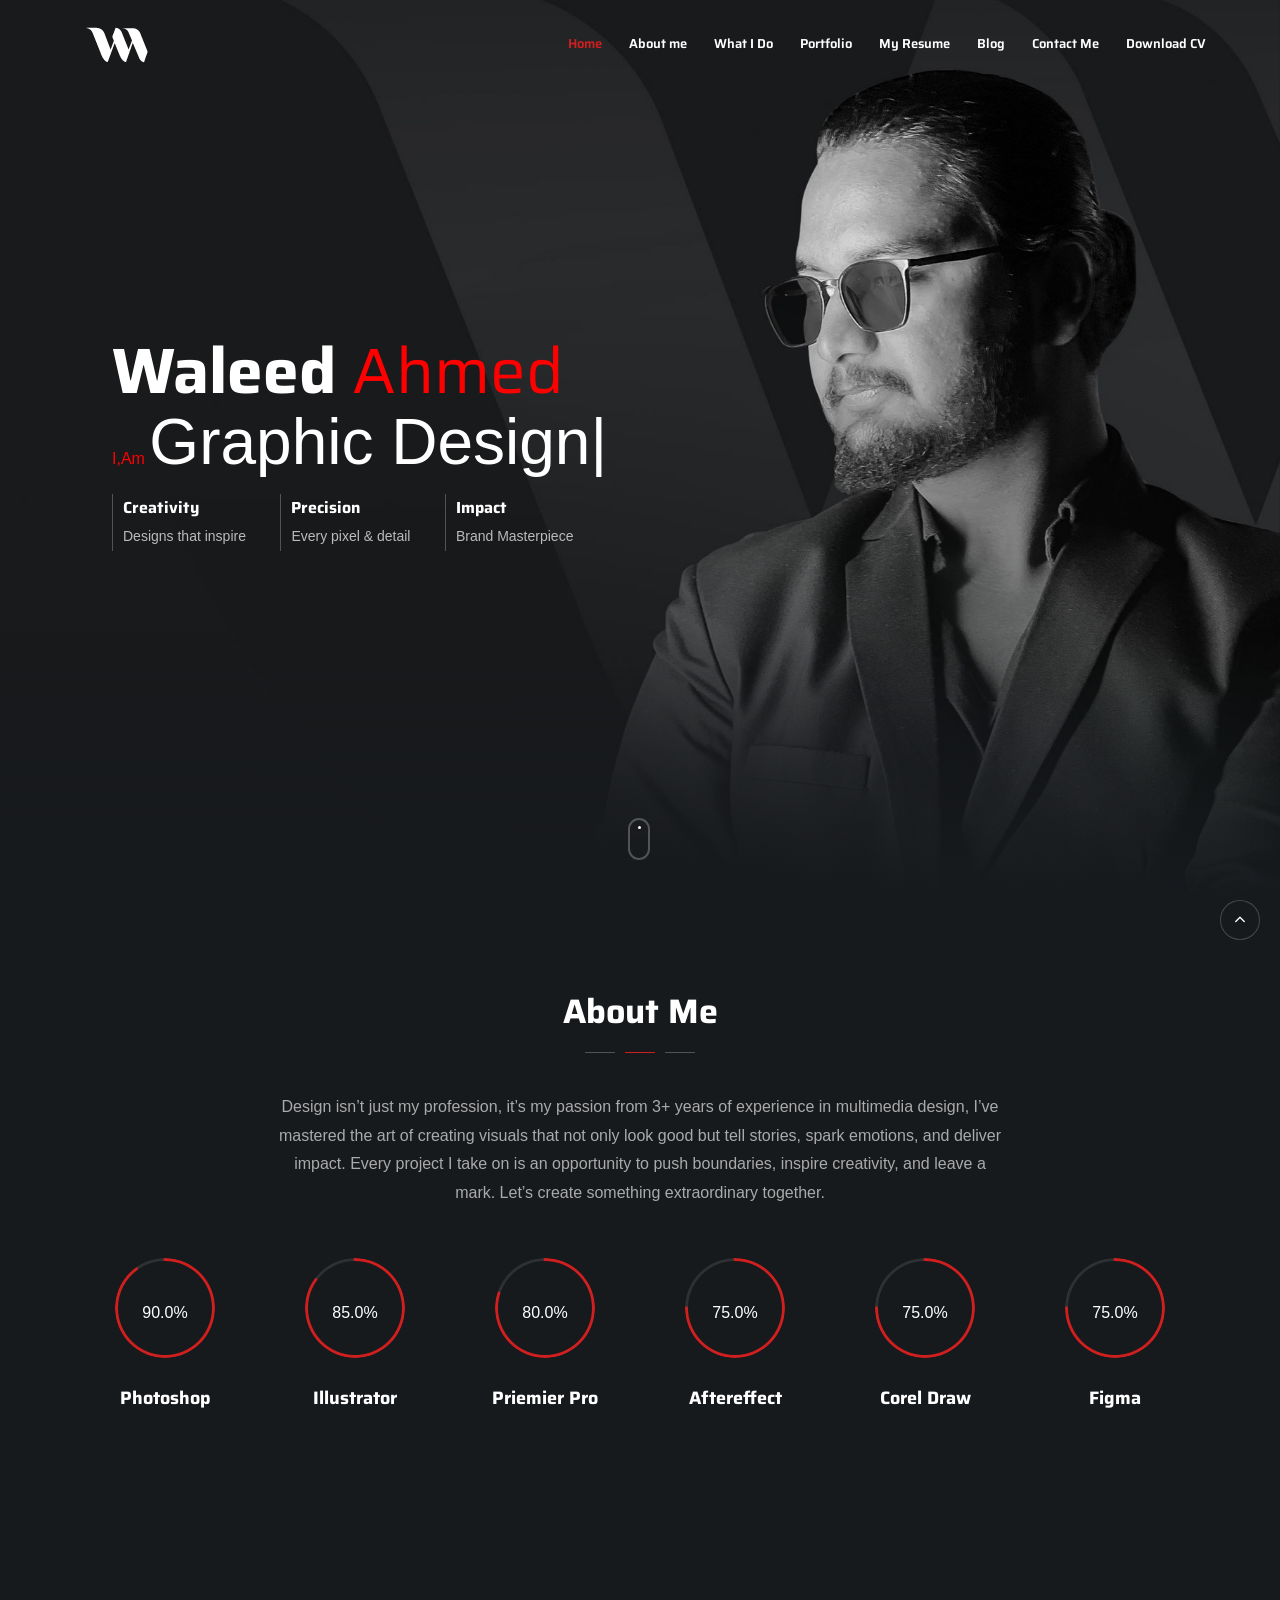
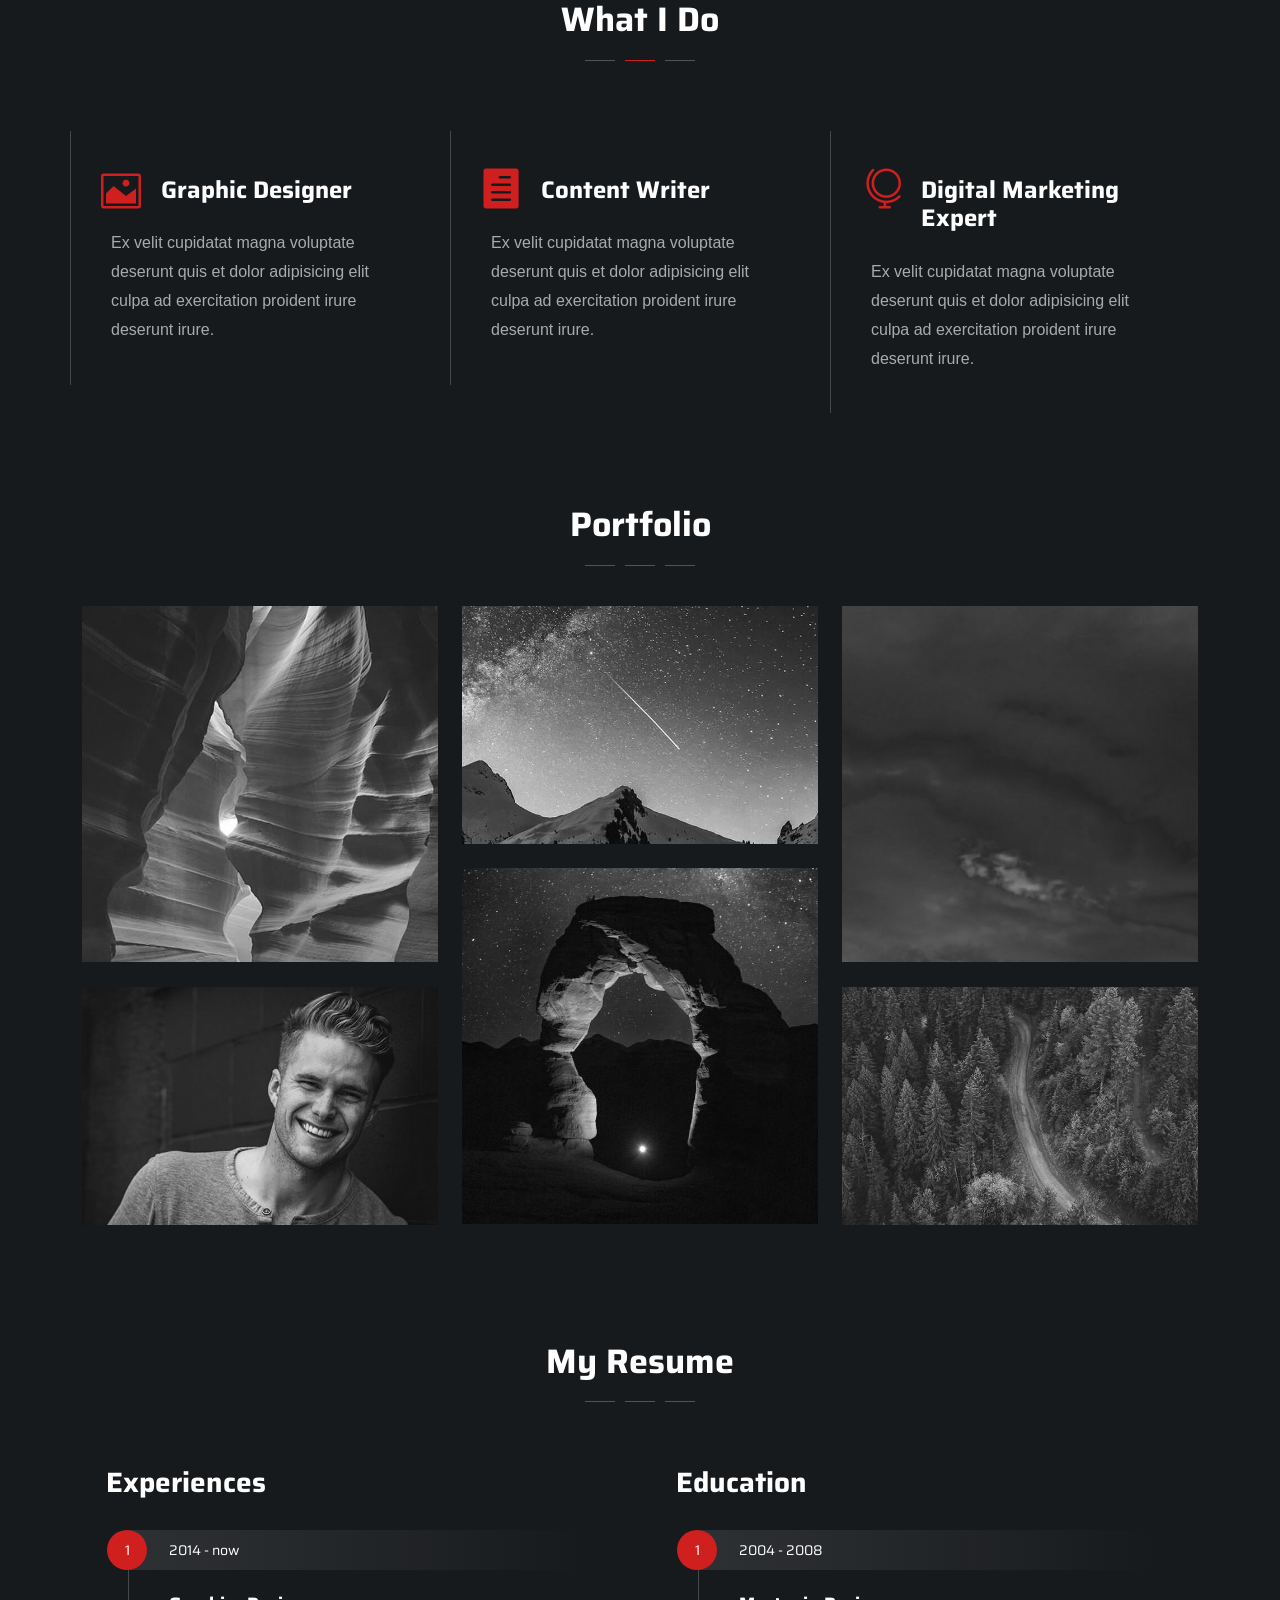
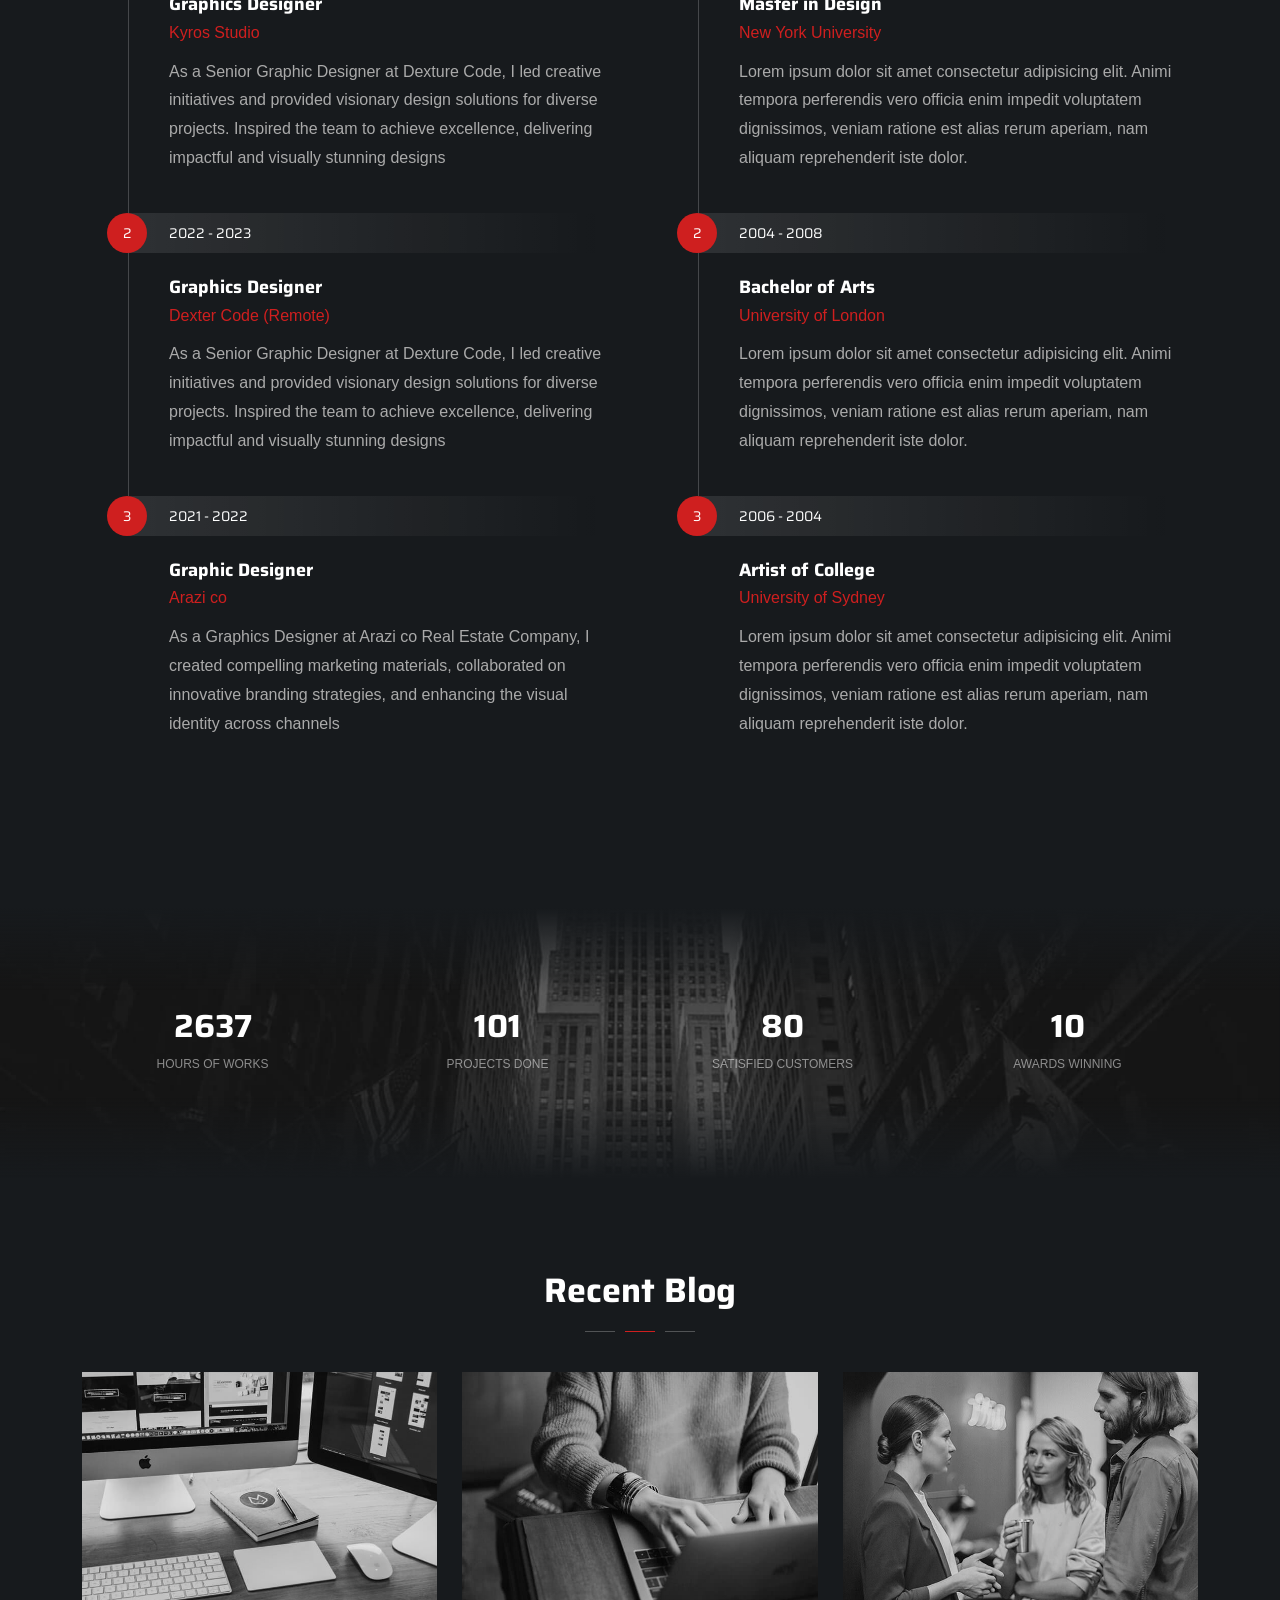
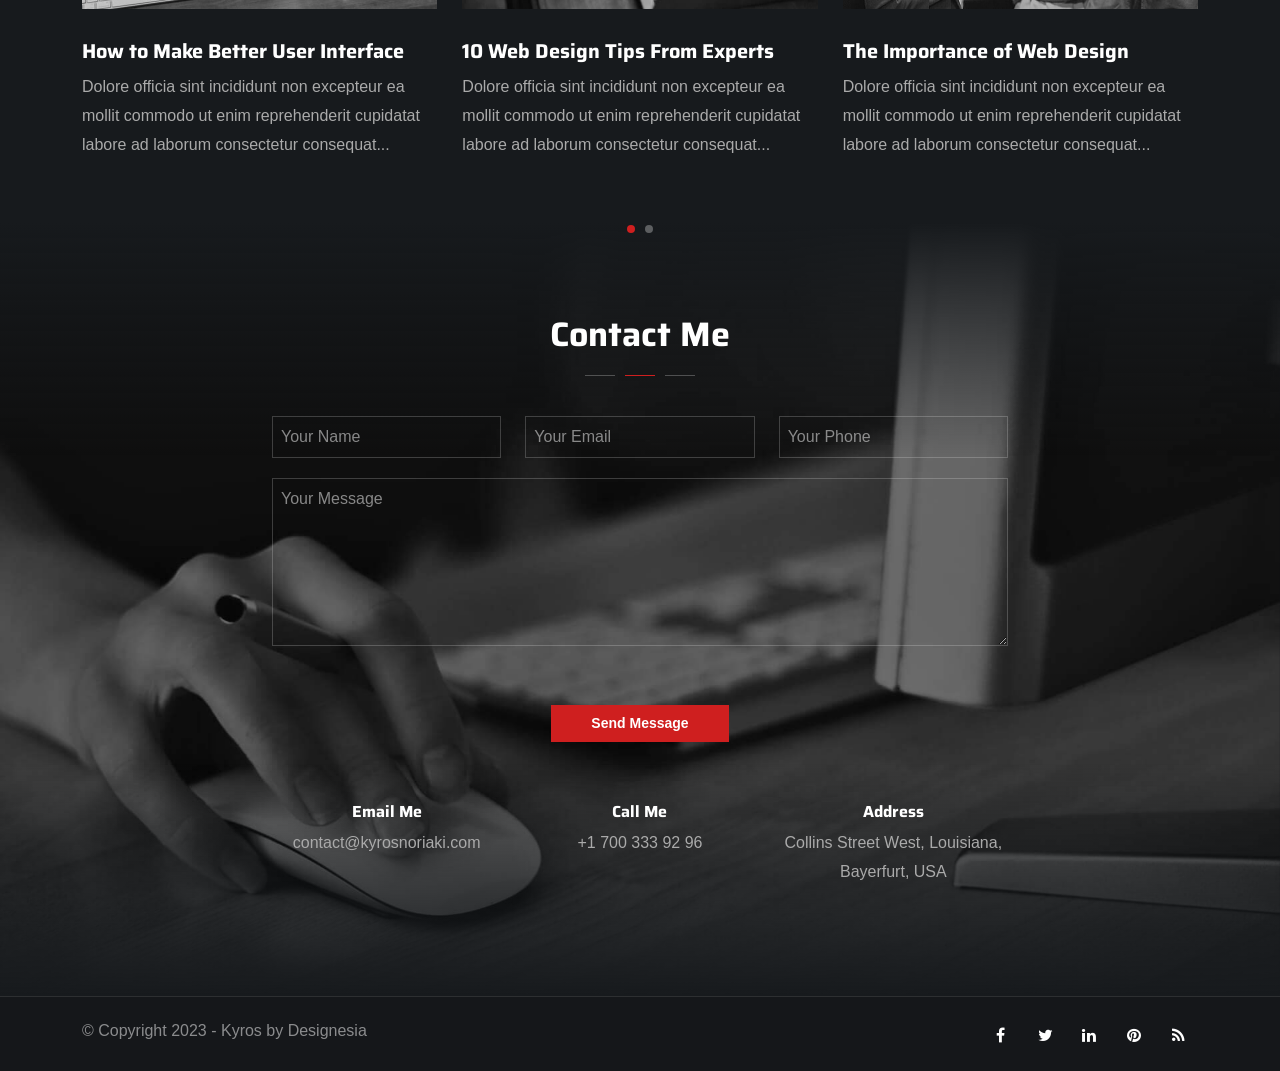
<file: index.html>
<!DOCTYPE html>
<html lang="zxx">

<head>
    <title>Waleed Ahmed - Personal Website</title>
    <link rel="icon" href="images/Logo-512x512.png" type="image/gif" sizes="16x16">
    <meta content="text/html;charset=utf-8" http-equiv="Content-Type">
    <meta content="width=device-width, initial-scale=1.0" name="viewport" />
    <meta content="Waleed Ahmed - Personal Website" name="description" />
    <meta content="" name="keywords" />
    <meta content="" name="author" />
    <!-- CSS Files
    ================================================== -->
    <link href="css/bootstrap.min.css" rel="stylesheet" type="text/css" id="bootstrap" />
    <link href="css/plugins.css" rel="stylesheet" type="text/css" />
    <link href="css/style.css" rel="stylesheet" type="text/css" />
    <style>
        :root {
            --primary-color: #CF1F1F;
            --primary-color-rgb: 207, 31, 31;
        }
    </style>
    <link href="css/coloring.css" rel="stylesheet" type="text/css" />
</head>

<body class="onepage dark-scheme">
    <div id="wrapper">
        <!-- header begin -->
        <header class="transparent">
            <div class="px-5 sm-px-0" >
                <div class="row">
                    
                    <div class="col-md-12">
                        <div class="de-flex sm-pt10">
                            <div class="de-flex-col">
                                <div class="de-flex-col">
                                    <!-- logo begin -->
                                    <div id="logo" class="log1">
                                        <a href="index.html">
                                            <img alt="" class="logo" src="images/Logo-138x361.png" width="138px" height="36px"/>
                                            <img alt="" class="logo-2" src="images/Logo-138x36.png" />
                                        </a>
                                    </div>
                                    <!-- logo close -->
                                </div>
                            </div>
                            <div class="de-flex-col header-col-right">
                                <ul id="mainmenu">
                                    <li><a class="active" href="#top">Home<span></span></a></li>
                                    <li><a href="#section-about">About me<span></span></a></li>
                                    <li><a href="#section-services">What I Do<span></span></a></li>
                                    <li><a href="#section-portfolio">Portfolio<span></span></a></li>
                                    <li><a href="#section-resume">My Resume<span></span></a></li>
                                    <li><a href="#section-blog">Blog<span></span></a></li>
                                    <li><a href="#section-contact">Contact Me<span></span></a></li>
                                    <li><a href="./Waleed Ahmed Cv.pdf" download class="cv-download">Download CV<span></span></a></li>
                                </ul>
                                <div class="menu_side_area">
                                    <span id="menu-btn"></span>
                                </div>
                            </div>
                        </div>
                    </div>
                </div>
            </div>
        </header>
        <!-- header close -->
        <!-- content begin -->
        <div class="no-bottom no-top" id="content">
            <div id="top"></div>

            <!-- page preloader begin -->
            <div id="preloader">
                <div class="preloader1"></div>
            </div>
            <!-- page preloader close -->
            
            <!-- float text begin -->
            <div class="float-text">
                <div class="de_social-icons">
                    <a href="#"><i class="fa fa-facebook fa-lg"></i></a>
                    <a href="#"><i class="fa fa-twitter fa-lg"></i></a>
                    <a href="#"><i class="fa fa-instagram fa-lg"></i></a>
                </div>
                <span>Follow Me</span>
            </div>
            <!-- float text close --> 

            <!-- load external content begin -->
            <div id="de_modal">
                <button class="button-close"></button>
                <div class="d-modal-loader"></div>
            </div>
             <!-- load external content close -->

            <section aria-label="section" class="jarallax no-top no-bottom text-light">
                <div class="jarallax container-fluid">
                    <img src="images/background/Banner-image.jpg" class="jarallax-img img-fluid custom-img" alt="Responsive Banner Image" />
                    <!-- <img src="images/background/Banner-image1.jpg" class="jarallax-img img-fluid custom-img" alt="Responsive Banner Image" /> -->
                </div>
                
                
                <div class="v-center">
                    <div class="container name1" >
                        <div class="row align-items-left">
                            <div class="col-md-12">
                                <h6 class="wow fadeInUp" data-wow-delay=".4s"><span class="id-color"><span class="text-white fs-lg-1 fs-md-3 fs-sm-1 fs-2" >Waleed <span class="fw-normal text-[#ff0000]" style="color: #ff0000;">Ahmed</span></span></span></h6>
                                <div class="spacer-10"></div>
                                <div class="fs-6 fs-md-5" style="color: #ff0000;  display: inline-block;">I,Am </div>
                                <div class="font-bold fs-lg-1 fs-md-3 fs-sm-1 fs-2 text-white wow fadeInUp" data-wow-delay=".6s" style="display: inline-block !important;">
                                    <div class="typed-strings">
                                        <p>Graphic Designer</p>
                                        <!-- <p>Content Writer</p>
                                        <p>Marketing Expert</p> -->
                                    </div>
                                    <div class="typed"></div>
                                </div>
                                <div class="spacer-20"></div>
                                <ul class="list_location wow fadeInUp" data-wow-delay=".8s">
                                    <li><span>Creativity</span>Designs that inspire</li>
                                    <li><span>Precision</span>Every pixel & detail</li>
                                    <li><span>Impact</span>Brand Masterpiece</li>
                                </ul>
                            </div>
                        </div>
                    </div>
                </div>
                <a href="#section-about" class="mouse-icon-click scroll-to wow fadeInUp" data-wow-delay=".8s">
                    <span class="mouse fadeScroll relative" data-scroll-speed="10">
                        <span class="scroll"></span>
                    </span>
                </a>
                <div class="de-gradient-edge-bottom"></div>
            </section>
            <section id="section-about">
                <div class="container relative">
                    <div class="row">
                        <div class="col-md-12 text-center wow fadeInUp">
                            <h2>About Me</h2>
                            <div class="space-border"></div>
                        </div>
                        <div class="col-md-8 offset-md-2 text-center wow fadeInUp">
                            <p>Design isn’t just my profession, it’s my passion from 3+ years of experience in multimedia design, I’ve mastered the art of creating visuals that not only look good but tell stories, spark emotions, and deliver impact. Every project I take on is an opportunity to push boundaries, inspire creativity, and leave a mark. Let’s create something extraordinary together. </p>
                        </div>
                        <div class="spacer-single"></div>
                        <div class="col-6 col-md-4 col-lg-2 position-relative wow fadeIn" data-wow-delay=".2s">
                            <div class="position-relative">
                                <div class="progressbar" data-animate="false">
                                    <div class="circle" data-percent="90">
                                        <div></div>
                                    </div>
                                    <h5>Photoshop</h5>
                                </div>
                            </div>
                        </div>
                        <div class="col-6 col-md-4 col-lg-2 position-relative wow fadeIn" data-wow-delay=".4s">
                            <div class="position-relative">
                                <div class="progressbar" data-animate="false">
                                    <div class="circle" data-percent="85">
                                        <div></div>
                                    </div>
                                    <h5> Illustrator</h5>
                                </div>
                            </div>
                        </div>
                        <div class="col-6 col-md-4 col-lg-2 position-relative wow fadeIn" data-wow-delay=".6s">
                            <div class="position-relative">
                                <div class="progressbar" data-animate="false">
                                    <div class="circle" data-percent="80">
                                        <div></div>
                                    </div>
                                    <h5>Priemier Pro</h5>
                                </div>
                            </div>
                        </div>
                        <div class="col-6 col-md-4 col-lg-2 position-relative wow fadeIn" data-wow-delay=".8s">
                            <div class="position-relative">
                                <div class="progressbar" data-animate="false">
                                    <div class="circle" data-percent="75">
                                        <div></div>
                                    </div>
                                    <h5> Aftereffect</h5>
                                </div>
                            </div>
                        </div>
                        <div class="col-6 col-md-4 col-lg-2 position-relative wow fadeIn" data-wow-delay=".8s">
                            <div class="position-relative">
                                <div class="progressbar" data-animate="false">
                                    <div class="circle" data-percent="75">
                                        <div></div>
                                    </div>
                                    <h5>  Corel Draw</h5>
                                </div>
                            </div>
                        </div>
                        <div class="col-6 col-md-4 col-lg-2 position-relative wow fadeIn" data-wow-delay=".8s">
                            <div class="position-relative">
                                <div class="progressbar" data-animate="false">
                                    <div class="circle" data-percent="75">
                                        <div></div>
                                    </div>
                                    <h5> Figma</h5>
                                </div>
                            </div>
                        </div>
                    </div>
                </div>
            </section>
            <section id="section-my-quote" aria-label="section" class="jarallax no-top no-bottom">
                <div class="de-gradient-edge-top"></div>
                <img src="images/background/2.jpg" class="jarallax-img" alt="">
                <!-- <div class="v-center">
                    <div class="container">
                        <div class="row align-items-center">
                            <div class="col-md-10 offset-md-1">
                                <blockquote class="q-big wow fadeIn" data-wow-duration="3s">
                                    <i class="d-big icon_quotations"></i>
                                    Do more than is required. What is the distance between someone who achieves their goals consistently and those who spend their lives and careers merely following? The extra mile.
                                    <span class="d-quote-by">Kyros Noriaki</span>
                                </blockquote>
                                <div class="spacer-double"></div>
                            </div>
                        </div>
                    </div>
                </div> -->
                <div class="de-gradient-edge-bottom"></div>
            </section>
            <section id="section-services" class="no-bottom">
                <div class="container relative">
                    <div class="row">
                        <div class="col-md-12 text-center wow fadeInUp">
                            <h2>What I Do</h2>
                            <div class="space-border"></div>
                        </div>
                        <div class="spacer-single"></div>
                        <div class="row g-0">
                            <div class="col-lg-4 wow fadeIn" data-wow-delay=".2s">
                                <div class="de_3d-box">
                                    <div class="d-inner">
                                        <i class="icon_image id-color"></i>
                                        <div class="text">
                                            <h3>Graphic Designer</h3>
                                            Ex velit cupidatat magna voluptate deserunt quis et dolor adipisicing elit culpa ad exercitation proident irure deserunt irure.
                                        </div>
                                    </div>
                                </div>
                            </div>
                            <div class="col-lg-4 wow fadeIn" data-wow-delay=".4s">
                                <div class="de_3d-box">
                                    <div class="d-inner">
                                        <i class="icon_document id-color"></i>
                                        <div class="text">
                                            <h3>Content Writer</h3>
                                            Ex velit cupidatat magna voluptate deserunt quis et dolor adipisicing elit culpa ad exercitation proident irure deserunt irure.
                                        </div>
                                    </div>
                                </div>
                            </div>
                            <div class="col-lg-4 wow fadeIn" data-wow-delay=".6s">
                                <div class="de_3d-box">
                                    <div class="d-inner">
                                        <i class="icon_globe id-color"></i>
                                        <div class="text">
                                            <h3>Digital Marketing Expert</h3>
                                            Ex velit cupidatat magna voluptate deserunt quis et dolor adipisicing elit culpa ad exercitation proident irure deserunt irure.
                                        </div>
                                    </div>
                                </div>
                            </div>
                        </div>
                    </div>
                </div>
            </section>
            <section id="section-portfolio" class="no-bottom">
                <div class="container relative">
                    <div class="row">
                        <div class="col-md-12 text-center wow fadeInUp">
                            <h2>Portfolio</h2>
                            <div class="space-border"></div>
                        </div>
                    </div>
                    <div id="gallery" class="row sequence">
                        <div class="col-md-4 item">
                            <div class="de_modal wow" data-url="single-project.html">
                                <div class="card-image-1 mod-c" data-tilt>
                                    <div class="d-text">
                                        <h3>Single Image</h3>
                                        <h5 class="d-tag">website</h5>
                                    </div>
                                    <img src="images/gallery/1.jpg" class="img-fluid" alt="">
                                </div>
                            </div>
                        </div>
                        <div class="col-md-4 item">
                            <div class="de_modal wow" data-url="single-project-2.html">
                                <div class="card-image-1 mod-c" data-tilt>
                                    <div class="d-text">
                                        <h3>Multiple Images</h3>
                                        <h5 class="d-tag">website</h5>
                                    </div>
                                    <img src="images/gallery/2.jpg" class="img-fluid" alt="">
                                </div>
                            </div>
                        </div>
                        <div class="col-md-4 item">
                            <div class="de_modal wow" data-url="single-project-3.html">
                                <div class="card-image-1 mod-c" data-tilt>
                                    <div class="d-text">
                                        <h3>Self Hosted Video</h3>
                                        <h5 class="d-tag">website</h5>
                                    </div>
                                    <img src="images/gallery/3.jpg" class="img-fluid" alt="">
                                </div>
                            </div>
                        </div>
                        <div class="col-md-4 item">
                            <div class="de_modal wow" data-url="single-project.html">
                                <div class="card-image-1 mod-c" data-tilt>
                                    <div class="d-text">
                                        <h3>Bluetec App</h3>
                                        <h5 class="d-tag">website</h5>
                                    </div>
                                    <img src="images/gallery/4.jpg" class="img-fluid" alt="">
                                </div>
                            </div>
                        </div>
                        <div class="col-md-4 item">
                            <div class="de_modal wow" data-url="single-project.html">
                                <div class="card-image-1 mod-c" data-tilt>
                                    <div class="d-text">
                                        <h3>Uhost Hosting</h3>
                                        <h5 class="d-tag">website</h5>
                                    </div>
                                    <img src="images/gallery/5.jpg" class="img-fluid" alt="">
                                </div>
                            </div>
                        </div>
                        <div class="col-md-4 item">
                            <div class="de_modal wow" data-url="single-project.html">
                                <div class="card-image-1 mod-c" data-tilt>
                                    <div class="d-text">
                                        <h3>Bolo Creative</h3>
                                        <h5 class="d-tag">website</h5>
                                    </div>
                                    <img src="images/gallery/6.jpg" class="img-fluid" alt="">
                                </div>
                            </div>
                        </div>
                    </div>
                </div>
            </section>
            <section id="section-resume">
                <div class="container relative">
                    <div class="row">
                        <div class="col-md-12 text-center wow fadeInUp">
                            <h2>My Resume</h2>
                            <div class="space-border"></div>
                        </div>
                    </div>
                    <div class="row gh-5">
                        <div class="col-lg-6 wow fadeInUp">
                            <div class="p-4">
                                <h3 class="s_border">Experiences</h3>
                                <ul class="d_timeline">
                                    <li class="d_timeline-item">
                                        <h3 class="d_timeline-title">2014 - now</h3>
                                        <p class="d_timeline-text"><span class="d_title">Graphics Designer</span><span class="d_company">Kyros Studio</span>As a Senior Graphic Designer at Dexture Code, I led creative
                                            initiatives and provided visionary design solutions for
                                            diverse projects. Inspired the team to achieve excellence,
                                            delivering impactful and visually stunning designs</p>
                                    </li>
                                    <li class="d_timeline-item">
                                        <h3 class="d_timeline-title">2022 - 2023</h3>
                                        <p class="d_timeline-text"><span class="d_title">Graphics Designer</span><span class="d_company">Dexter Code (Remote) </span>As a Senior Graphic Designer at Dexture Code, I led creative
                                            initiatives and provided visionary design solutions for
                                            diverse projects. Inspired the team to achieve excellence,
                                            delivering impactful and visually stunning designs</p>
                                    </li>
                                    <li class="d_timeline-item">
                                        <h3 class="d_timeline-title">2021 - 2022</h3>
                                        <p class="d_timeline-text"><span class="d_title">Graphic Designer</span><span class="d_company">Arazi co</span>As a Graphics Designer at Arazi co Real Estate Company,
                                            I created compelling marketing materials, collaborated
                                            on innovative branding strategies, and enhancing the visual
                                            identity across channels</p>
                                    </li>
                                    
                                </ul>
                            </div>
                        </div>
                        <div class="col-lg-6 wow fadeInUp">
                            <div class="p-4">
                                <h3 class="s_border">Education</h3>
                                <ul class="d_timeline">
                                    <li class="d_timeline-item">
                                        <h3 class="d_timeline-title">2004 - 2008</h3>
                                        <p class="d_timeline-text"><span class="d_title">Master in Design</span><span class="d_company">New York University</span>Lorem ipsum dolor sit amet consectetur adipisicing elit. Animi tempora perferendis vero officia enim impedit voluptatem dignissimos, veniam ratione est alias rerum aperiam, nam aliquam reprehenderit iste dolor.</p>
                                    </li>
                                    <li class="d_timeline-item">
                                        <h3 class="d_timeline-title">2004 - 2008</h3>
                                        <p class="d_timeline-text"><span class="d_title">Bachelor of Arts</span><span class="d_company">University of London</span>Lorem ipsum dolor sit amet consectetur adipisicing elit. Animi tempora perferendis vero officia enim impedit voluptatem dignissimos, veniam ratione est alias rerum aperiam, nam aliquam reprehenderit iste dolor.</p>
                                    </li>
                                    <li class="d_timeline-item">
                                        <h3 class="d_timeline-title">2006 - 2004</h3>
                                        <p class="d_timeline-text"><span class="d_title">Artist of College</span><span class="d_company">University of Sydney</span>Lorem ipsum dolor sit amet consectetur adipisicing elit. Animi tempora perferendis vero officia enim impedit voluptatem dignissimos, veniam ratione est alias rerum aperiam, nam aliquam reprehenderit iste dolor.</p>
                                    </li>
                                </ul>
                            </div>
                        </div>
                    </div>
                </div>
            </section>
            <section id="section-fun-facts" aria-label="section" class="jarallax">
                <div class="de-gradient-edge-top"></div>
                <img src="images/background/3.jpg" class="jarallax-img" alt="">
                <div class="container">
                        <div class="row">
                            <div class="col-md-3 wow fadeIn" data-wow-delay="0">
                                <div class="de_count text-center">
                                    <h3 class="timer" data-to="8240" data-speed="2500">0</h3>
                                    <span>Hours of Works</span>
                                </div>
                            </div>

                            <div class="col-md-3 wow fadeIn" data-wow-delay=".25s">
                                <div class="de_count text-center">
                                    <h3 class="timer" data-to="315" data-speed="2500">0</h3>
                                    <span>Projects Done</span>
                                </div>
                            </div>

                            <div class="col-md-3 wow fadeIn" data-wow-delay=".5s">
                                <div class="de_count text-center">
                                    <h3 class="timer" data-to="250" data-speed="2500">0</h3>
                                    <span>Satisfied Customers</span>
                                </div>
                            </div>

                            <div class="col-md-3 wow fadeIn" data-wow-delay=".75s">
                                <div class="de_count text-center">
                                    <h3 class="timer" data-to="32" data-speed="2500">0</h3>
                                    <span>Awards Winning</span>
                                </div>
                            </div>
                        </div>
                    </div>
                <div class="de-gradient-edge-bottom"></div>
            </section>
            <section id="section-blog" class="no-bottom">
                <div class="container relative">
                    <div class="row">
                        <div class="col-md-12 text-center wow fadeInUp">
                            <h2>Recent Blog</h2>
                            <div class="space-border"></div>
                        </div>
                    </div>
                    <div id="carousel-blog" class="owl-carousel wow fadeInUp">
                        <div class="bloglist item">
                            <div class="post-content">
                                <div class="post-image">
                                    <div class="de_modal" data-url="single-blog.html"><img alt="" src="images/blog/1.jpg" class="lazy grayscale"></div>
                                </div>
                                <div class="post-text">
                                    <h4 class="de_modal" data-url="single-blog.html">How to Make Better User Interface</h4>
                                    <p>Dolore officia sint incididunt non excepteur ea mollit commodo ut enim reprehenderit cupidatat labore ad laborum consectetur consequat...</p>
                                </div>
                            </div>
                        </div>
                        <div class="bloglist item">
                            <div class="post-content">
                                <div class="post-image">
                                    <div class="de_modal" data-url="single-blog.html"><img alt="" src="images/blog/2.jpg" class="lazy grayscale"></div>
                                </div>
                                <div class="post-text">
                                    <h4 class="de_modal" data-url="single-blog.html">10 Web Design Tips From Experts</h4>
                                    <p>Dolore officia sint incididunt non excepteur ea mollit commodo ut enim reprehenderit cupidatat labore ad laborum consectetur consequat...</p>
                                </div>
                            </div>
                        </div>
                        <div class="bloglist item">
                            <div class="post-content">
                                <div class="post-image">
                                    <div class="de_modal" data-url="single-blog.html"><img alt="" src="images/blog/3.jpg" class="lazy grayscale"></div>
                                </div>
                                <div class="post-text">
                                    <h4 class="de_modal" data-url="single-blog.html">The Importance of Web Design</h4>
                                    <p>Dolore officia sint incididunt non excepteur ea mollit commodo ut enim reprehenderit cupidatat labore ad laborum consectetur consequat...</p>
                                </div>
                            </div>
                        </div>
                        <div class="bloglist item">
                            <div class="post-content">
                                <div class="post-image">
                                    <div class="de_modal" data-url="single-blog.html"><img alt="" src="images/blog/4.jpg" class="lazy grayscale"></div>
                                </div>
                                <div class="post-text">
                                    <h4 class="de_modal" data-url="single-blog.html">10 Web Design Tips From Experts</h4>
                                    <p>Dolore officia sint incididunt non excepteur ea mollit commodo ut enim reprehenderit cupidatat labore ad laborum consectetur consequat...</p>
                                </div>
                            </div>
                        </div>
                        <div class="bloglist item">
                            <div class="post-content">
                                <div class="post-image">
                                    <div class="de_modal" data-url="single-blog.html"><img alt="" src="images/blog/5.jpg" class="lazy grayscale"></div>
                                </div>
                                <div class="post-text">
                                    <h4 class="de_modal" data-url="single-blog.html">The Importance of Web Design</h4>
                                    <p>Dolore officia sint incididunt non excepteur ea mollit commodo ut enim reprehenderit cupidatat labore ad laborum consectetur consequat...</p>
                                </div>
                            </div>
                        </div>
                        <div class="bloglist item">
                            <div class="post-content">
                                <div class="post-image">
                                    <div class="de_modal" data-url="single-blog.html"><img alt="" src="images/blog/6.jpg" class="lazy grayscale"></div>
                                </div>
                                <div class="post-text">
                                    <h4 class="de_modal" data-url="single-blog.html">Tips for Healthy Teeth<span></span></h4>
                                    <p>Dolore officia sint incididunt non excepteur ea mollit commodo ut enim reprehenderit cupidatat labore ad laborum consectetur consequat...</p>
                                </div>
                            </div>
                        </div>
                    </div>
                </div>
            </section>
            <section id="section-contact" class="jarallax">
                <div class="de-gradient-edge-top"></div>
                <img src="images/background/5.jpg" class="jarallax-img" alt="">
                <div class="container z-index-1000">
                    <div class="row">
                        <div class="col-md-12 text-center wow fadeInUp">
                            <h2>Contact Me</h2>
                            <div class="space-border"></div>
                        </div>
                        <div class="col-lg-8 offset-lg-2 wow fadeInUp">
                            <div class="contact_form_wrapper">
                                <form name="contactForm" id="contact_form" class="form-border" method="post" action="#">
                                    <div class="row">
                                        <div class="col-md-4">
                                            <div class="field-set">
                                                <input type="text" name="Name" id="name" class="form-control" placeholder="Your Name" required>
                                            </div>
                                        </div>
                                        <div class="col-md-4">
                                            <div class="field-set">
                                                <input type="text" name="Email" id="email" class="form-control" placeholder="Your Email" required>
                                            </div>
                                        </div>
                                        <div class="col-md-4">
                                            <div class="field-set">
                                                <input type="text" name="phone" id="phone" class="form-control" placeholder="Your Phone" required>
                                            </div>
                                        </div>
                                    </div>
                                    <div class="text-center">
                                        <div class="field-set">
                                            <textarea name="message" id="message" class="form-control" placeholder="Your Message" required></textarea>
                                        </div>
                                        <div class="g-recaptcha" data-sitekey="copy-your-site-key-here"></div>
                                        <div id='submit' class="mt10">
                                            <input type='submit' id='send_message' value='Send Message' class="btn-main">
                                        </div>

                                        <div id="success_message" class='success'>
                                            Your message has been sent successfully. Refresh this page if you want to send more messages.
                                        </div>
                                        <div id="error_message" class='error'>
                                            Sorry there was an error sending your form.
                                        </div>

                                    </div>
                                </form>
                            </div>
                            <div class="spacer-double"></div>
                            <div class="row text-center wow fadeInUp">
                                <div class="col-md-4">
                                    <div class="wm-1"></div>
                                    <h6>Email Me</h6>
                                    <p>contact@kyrosnoriaki.com</p>
                                </div>
                                <div class="col-md-4">
                                    <div class="wm-1"></div>
                                    <h6>Call Me</h6>
                                    <p>+1 700 333 92 96</p>
                                </div>
                                <div class="col-md-4">
                                    <div class="wm-1"></div>
                                    <h6>Address</h6>
                                    <p>Collins Street West, Louisiana, Bayerfurt, USA</p>
                                </div>
                            </div>
                        </div>
                    </div>
                </div>
                <div class="de-gradient-edge-bottom"></div>
            </section>
        </div>
        <!-- content close -->
        <a href="#" id="back-to-top"></a>
        <!-- footer begin -->
        <footer>
            <div class="container">
                <div class="row">
                    <div class="col-md-6">
                        <a href="index.html">
                            <span class="copy">&copy; Copyright 2023 - Kyros by Designesia</span>
                        </a>
                    </div>
                    <div class="col-md-6">
                        <div class="social-icons">
                            <a href="#"><i class="fa fa-facebook fa-lg"></i></a>
                            <a href="#"><i class="fa fa-twitter fa-lg"></i></a>
                            <a href="#"><i class="fa fa-linkedin fa-lg"></i></a>
                            <a href="#"><i class="fa fa-pinterest fa-lg"></i></a>
                            <a href="#"><i class="fa fa-rss fa-lg"></i></a>
                        </div>
                    </div>
                </div>
            </div>
        </footer>
        <!-- footer close -->
    </div>
    <!-- Javascript Files
    ================================================== -->
    <script src="js/plugins.js"></script>
    <script src="js/designesia.js"></script>
    <script src='https://www.google.com/recaptcha/api.js' async defer></script>
    <script src="form.js"></script>
    <script>
    jQuery(function($) {
        $('.g-recaptcha').attr('data-theme', 'dark');
    });
    </script>
    <script>
    jQuery(document).ready(function() {
        $(function() {
            // jquery typed plugin
            $(".typed").typed({
                stringsElement: $('.typed-strings'),
                typeSpeed: 100,
                backDelay: 500,
                loop: true,
                contentType: 'html', // or text
                // defaults to false for infinite loop
                loopCount: false,
                callback: function() { null; },
                resetCallback: function() { newTyped(); }
            });
        });
    });
    </script>
</body>

</html>
</file>
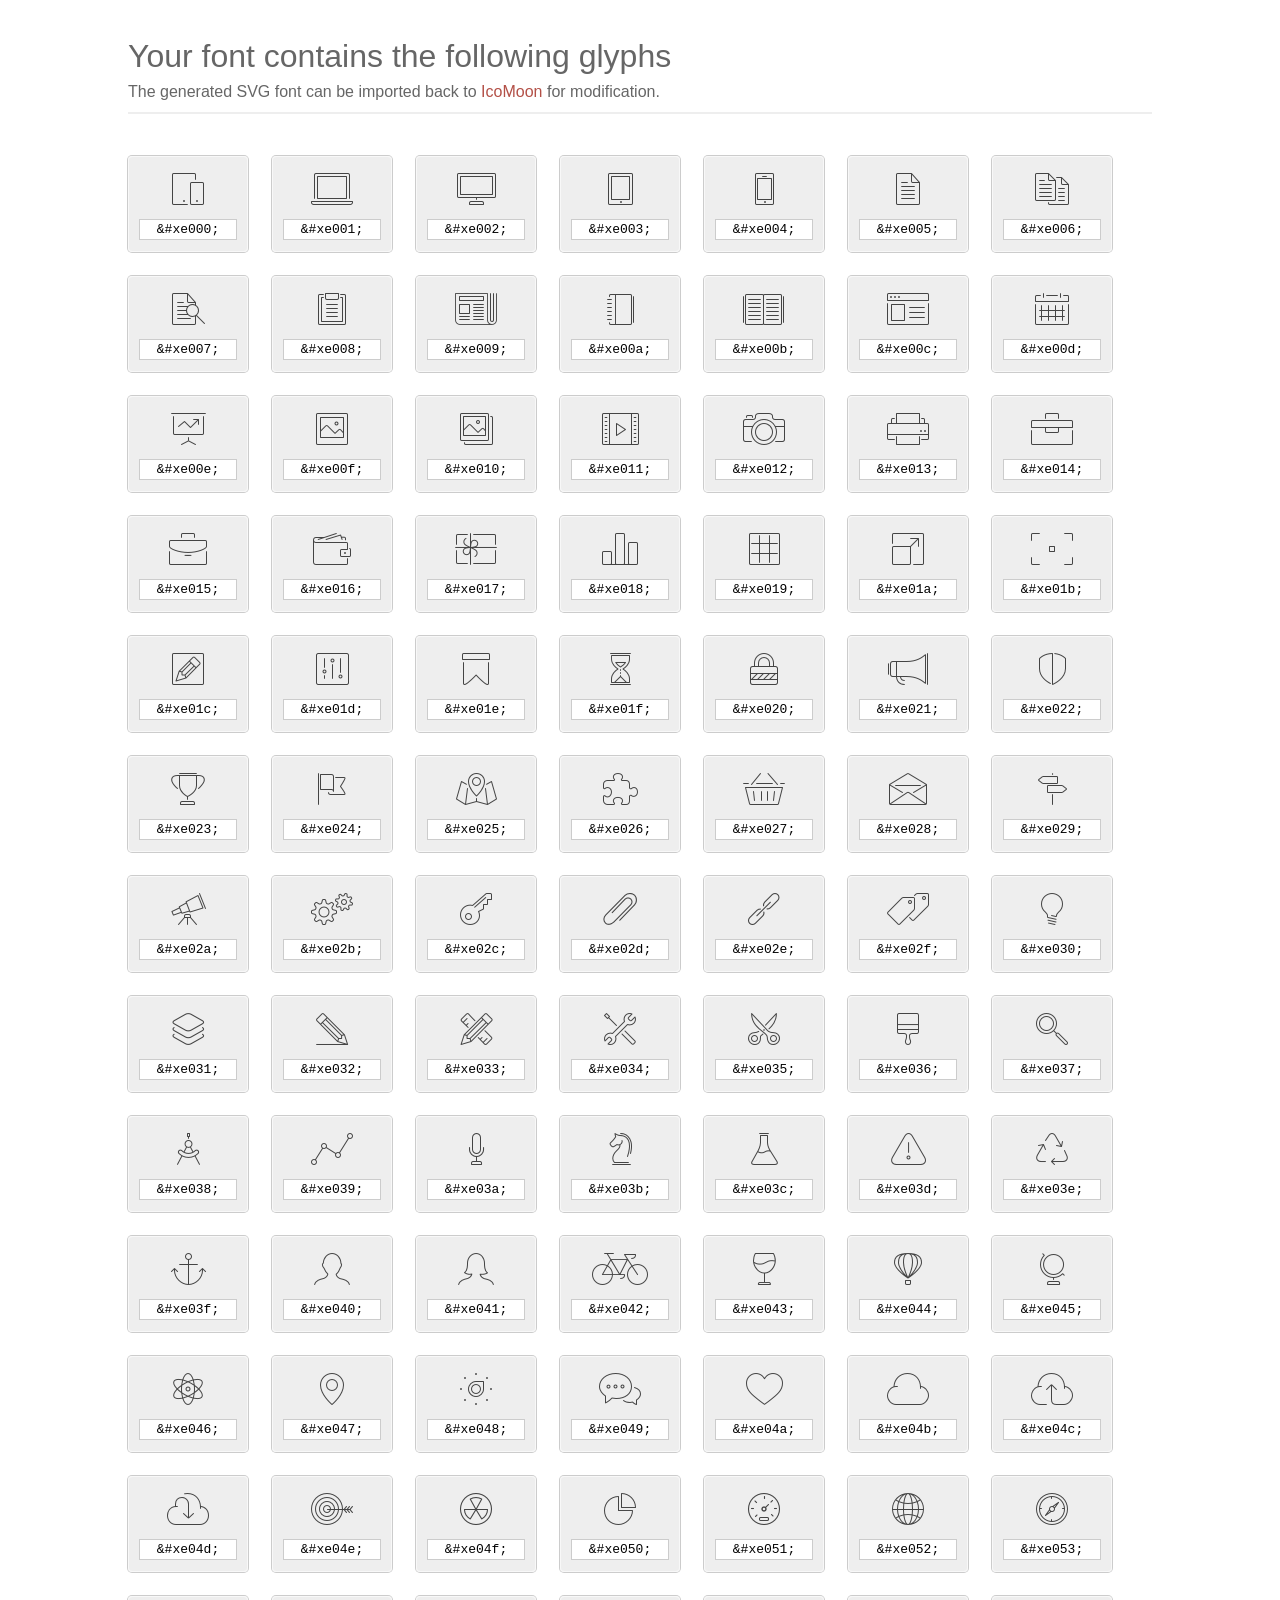
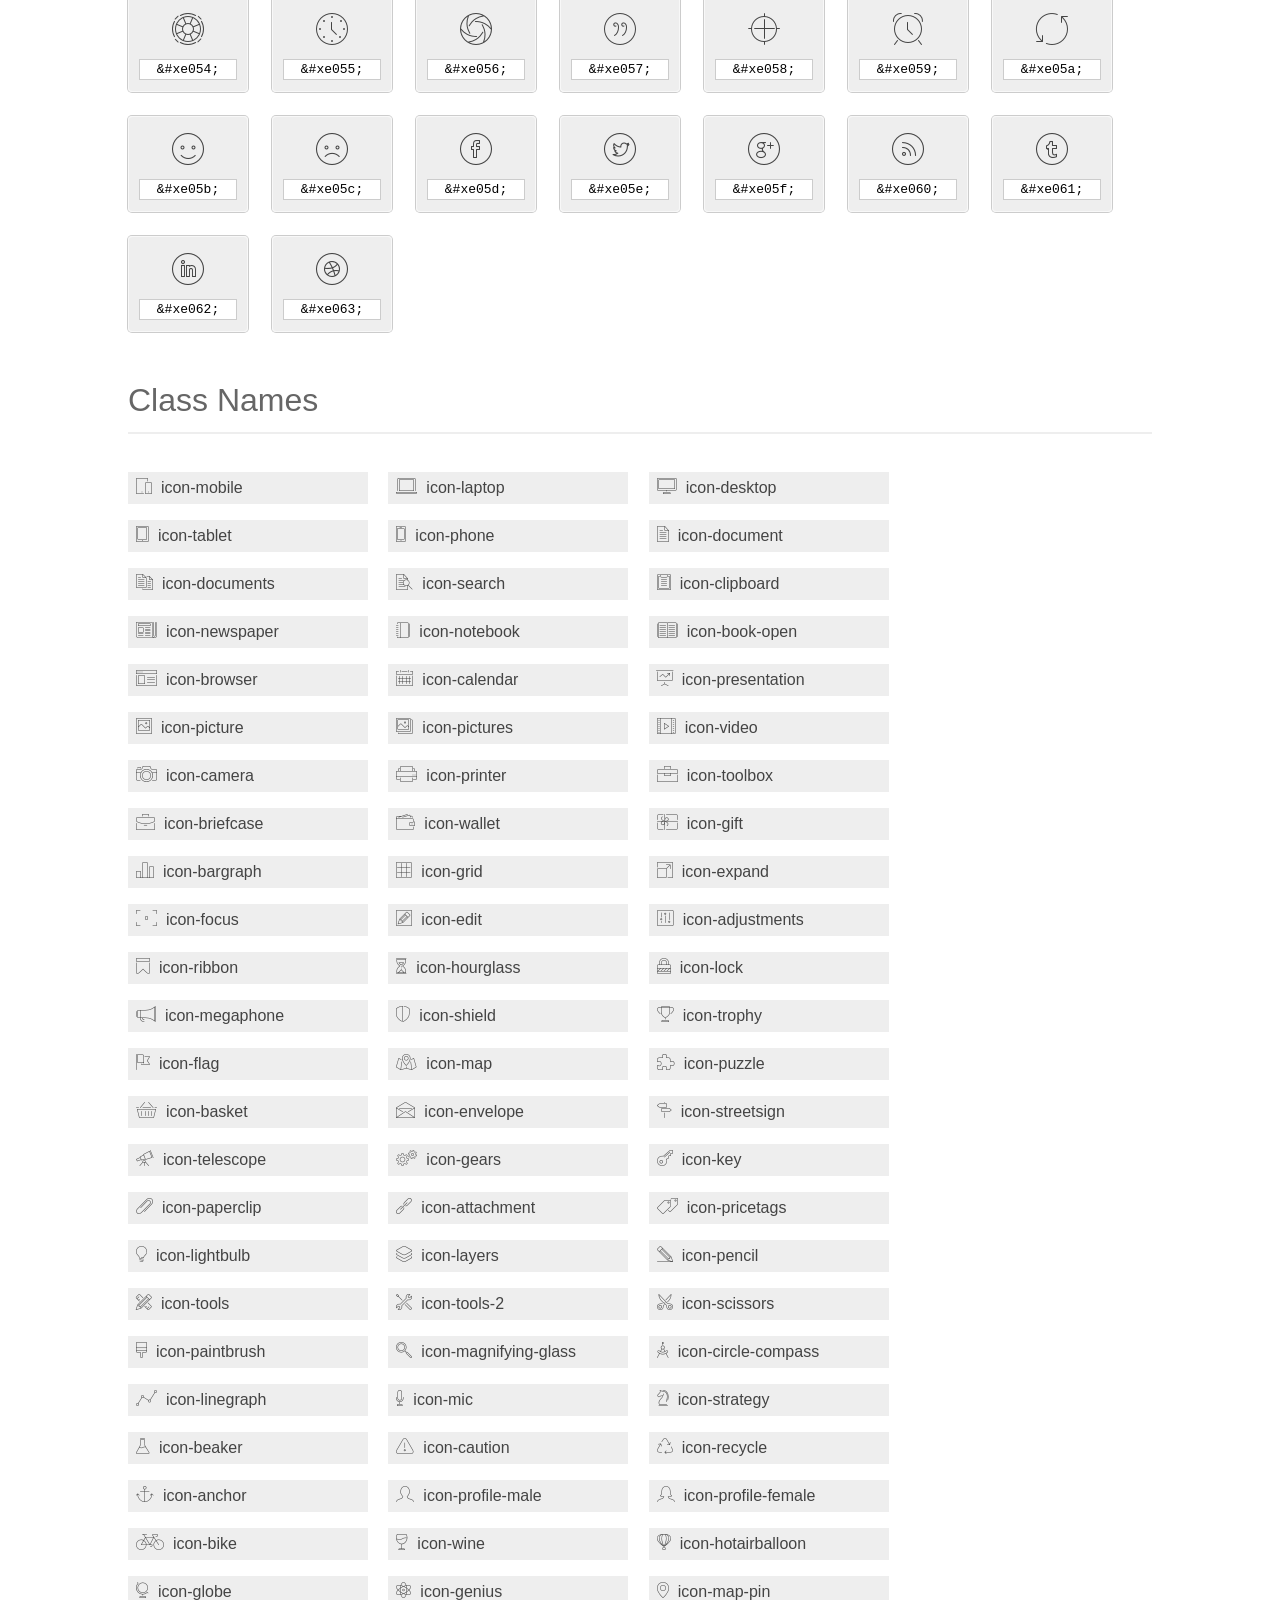
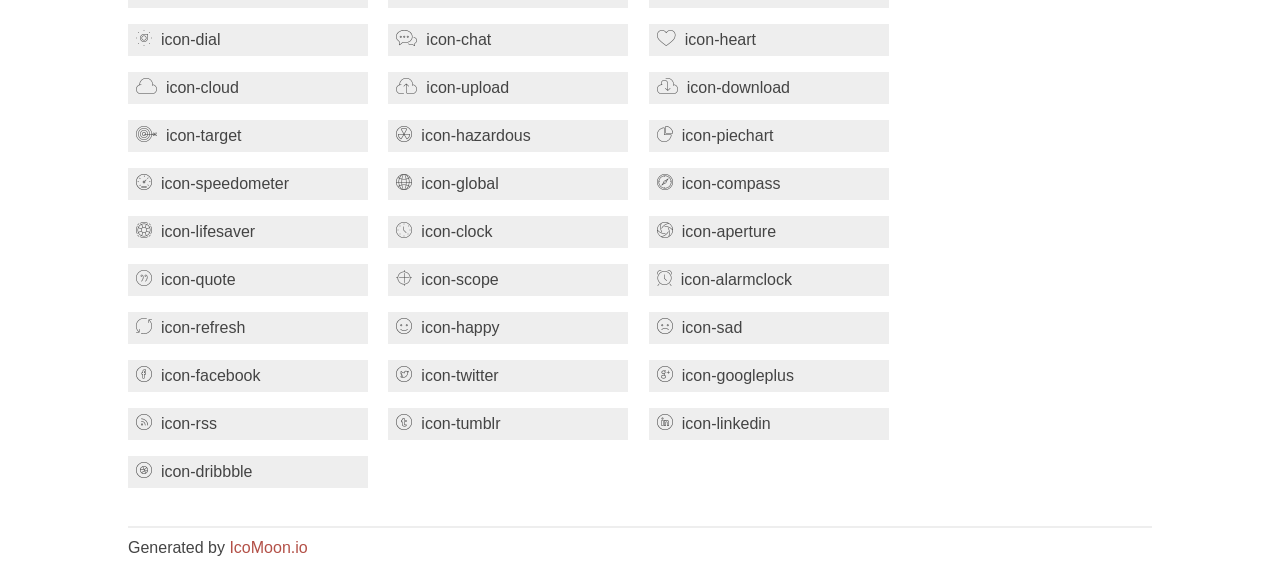
<file: fonts/et-line-font/index.html>
<!doctype html>
<html>
<head>
<title>Your Font/Glyphs</title>
<link rel="stylesheet" href="style.css" />
<!--[if lte IE 7]><script src="lte-ie7.js"></script><![endif]-->
<style>
	section, header, footer {display: block;}
	body {
		font-family: sans-serif;
		color: #444;
		line-height: 1.5;
		font-size: 1em;
	}
	* {
		-moz-box-sizing: border-box;
		-webkit-box-sizing: border-box;
		box-sizing: border-box;
		margin: 0;
		padding: 0;
	}
	.glyph {
		font-size: 16px;
		float: left;
		text-align: center;
		background: #eee;
		padding: .75em;
		margin: .75em 1.5em .75em 0;
		width: 7.5em;
		border-radius: .25em;
		box-shadow: inset 0 0 0 1px #f8f8f8, 0 0 0 1px #CCC;
	}
	.glyph input {
		font-family: consolas, monospace;
		font-size: 13px;
		width: 100%;
		text-align: center;
		border: 0;
		box-shadow: 0 0 0 1px #ccc;
		padding: .125em;
	}
	.w-main {
		width: 80%;
	}
	.centered {
		margin-left: auto;
		margin-right: auto;
	}
	.fs1 {
		font-size: 2em;
	}
	header {
		margin: 2em 0;
		padding-bottom: .5em;
		color: #666;
		box-shadow: 0 2px #eee;
	}
	header h1 {
		font-size: 2em;
		font-weight: normal;
	}
	.clearfix:before, .clearfix:after { content: ""; display: table; }
	.clearfix:after, .clear { clear: both; }
	footer {
		margin-top: 2em;
		padding: .5em 0;
		box-shadow: 0 -2px #eee;
	}
	a, a:visited {
		color: #B35047;
		text-decoration: none;
	}
	a:hover, a:focus {color: #000;}
	.box1 {
		font-size: 16px;
		display: inline-block;
		width: 15em;
		padding: .25em .5em;
		background: #eee;
		margin: .5em 1em .5em 0;
	}
</style>
</head>
<body>
	<div class="w-main centered">
	<section class="mtm clearfix" id="glyphs">
	<header>
		<h1>Your font contains the following glyphs</h1>
		<p>The generated SVG font can be imported back to <a href="http://icomoon.io/app">IcoMoon</a> for modification.</p>
	</header>
	<div class="glyph">
		<div class="fs1" aria-hidden="true" data-icon="&#xe000;"></div>
		<input type="text" readonly="readonly" value="&amp;#xe000;" />
	</div>
	<div class="glyph">
		<div class="fs1" aria-hidden="true" data-icon="&#xe001;"></div>
		<input type="text" readonly="readonly" value="&amp;#xe001;" />
	</div>
	<div class="glyph">
		<div class="fs1" aria-hidden="true" data-icon="&#xe002;"></div>
		<input type="text" readonly="readonly" value="&amp;#xe002;" />
	</div>
	<div class="glyph">
		<div class="fs1" aria-hidden="true" data-icon="&#xe003;"></div>
		<input type="text" readonly="readonly" value="&amp;#xe003;" />
	</div>
	<div class="glyph">
		<div class="fs1" aria-hidden="true" data-icon="&#xe004;"></div>
		<input type="text" readonly="readonly" value="&amp;#xe004;" />
	</div>
	<div class="glyph">
		<div class="fs1" aria-hidden="true" data-icon="&#xe005;"></div>
		<input type="text" readonly="readonly" value="&amp;#xe005;" />
	</div>
	<div class="glyph">
		<div class="fs1" aria-hidden="true" data-icon="&#xe006;"></div>
		<input type="text" readonly="readonly" value="&amp;#xe006;" />
	</div>
	<div class="glyph">
		<div class="fs1" aria-hidden="true" data-icon="&#xe007;"></div>
		<input type="text" readonly="readonly" value="&amp;#xe007;" />
	</div>
	<div class="glyph">
		<div class="fs1" aria-hidden="true" data-icon="&#xe008;"></div>
		<input type="text" readonly="readonly" value="&amp;#xe008;" />
	</div>
	<div class="glyph">
		<div class="fs1" aria-hidden="true" data-icon="&#xe009;"></div>
		<input type="text" readonly="readonly" value="&amp;#xe009;" />
	</div>
	<div class="glyph">
		<div class="fs1" aria-hidden="true" data-icon="&#xe00a;"></div>
		<input type="text" readonly="readonly" value="&amp;#xe00a;" />
	</div>
	<div class="glyph">
		<div class="fs1" aria-hidden="true" data-icon="&#xe00b;"></div>
		<input type="text" readonly="readonly" value="&amp;#xe00b;" />
	</div>
	<div class="glyph">
		<div class="fs1" aria-hidden="true" data-icon="&#xe00c;"></div>
		<input type="text" readonly="readonly" value="&amp;#xe00c;" />
	</div>
	<div class="glyph">
		<div class="fs1" aria-hidden="true" data-icon="&#xe00d;"></div>
		<input type="text" readonly="readonly" value="&amp;#xe00d;" />
	</div>
	<div class="glyph">
		<div class="fs1" aria-hidden="true" data-icon="&#xe00e;"></div>
		<input type="text" readonly="readonly" value="&amp;#xe00e;" />
	</div>
	<div class="glyph">
		<div class="fs1" aria-hidden="true" data-icon="&#xe00f;"></div>
		<input type="text" readonly="readonly" value="&amp;#xe00f;" />
	</div>
	<div class="glyph">
		<div class="fs1" aria-hidden="true" data-icon="&#xe010;"></div>
		<input type="text" readonly="readonly" value="&amp;#xe010;" />
	</div>
	<div class="glyph">
		<div class="fs1" aria-hidden="true" data-icon="&#xe011;"></div>
		<input type="text" readonly="readonly" value="&amp;#xe011;" />
	</div>
	<div class="glyph">
		<div class="fs1" aria-hidden="true" data-icon="&#xe012;"></div>
		<input type="text" readonly="readonly" value="&amp;#xe012;" />
	</div>
	<div class="glyph">
		<div class="fs1" aria-hidden="true" data-icon="&#xe013;"></div>
		<input type="text" readonly="readonly" value="&amp;#xe013;" />
	</div>
	<div class="glyph">
		<div class="fs1" aria-hidden="true" data-icon="&#xe014;"></div>
		<input type="text" readonly="readonly" value="&amp;#xe014;" />
	</div>
	<div class="glyph">
		<div class="fs1" aria-hidden="true" data-icon="&#xe015;"></div>
		<input type="text" readonly="readonly" value="&amp;#xe015;" />
	</div>
	<div class="glyph">
		<div class="fs1" aria-hidden="true" data-icon="&#xe016;"></div>
		<input type="text" readonly="readonly" value="&amp;#xe016;" />
	</div>
	<div class="glyph">
		<div class="fs1" aria-hidden="true" data-icon="&#xe017;"></div>
		<input type="text" readonly="readonly" value="&amp;#xe017;" />
	</div>
	<div class="glyph">
		<div class="fs1" aria-hidden="true" data-icon="&#xe018;"></div>
		<input type="text" readonly="readonly" value="&amp;#xe018;" />
	</div>
	<div class="glyph">
		<div class="fs1" aria-hidden="true" data-icon="&#xe019;"></div>
		<input type="text" readonly="readonly" value="&amp;#xe019;" />
	</div>
	<div class="glyph">
		<div class="fs1" aria-hidden="true" data-icon="&#xe01a;"></div>
		<input type="text" readonly="readonly" value="&amp;#xe01a;" />
	</div>
	<div class="glyph">
		<div class="fs1" aria-hidden="true" data-icon="&#xe01b;"></div>
		<input type="text" readonly="readonly" value="&amp;#xe01b;" />
	</div>
	<div class="glyph">
		<div class="fs1" aria-hidden="true" data-icon="&#xe01c;"></div>
		<input type="text" readonly="readonly" value="&amp;#xe01c;" />
	</div>
	<div class="glyph">
		<div class="fs1" aria-hidden="true" data-icon="&#xe01d;"></div>
		<input type="text" readonly="readonly" value="&amp;#xe01d;" />
	</div>
	<div class="glyph">
		<div class="fs1" aria-hidden="true" data-icon="&#xe01e;"></div>
		<input type="text" readonly="readonly" value="&amp;#xe01e;" />
	</div>
	<div class="glyph">
		<div class="fs1" aria-hidden="true" data-icon="&#xe01f;"></div>
		<input type="text" readonly="readonly" value="&amp;#xe01f;" />
	</div>
	<div class="glyph">
		<div class="fs1" aria-hidden="true" data-icon="&#xe020;"></div>
		<input type="text" readonly="readonly" value="&amp;#xe020;" />
	</div>
	<div class="glyph">
		<div class="fs1" aria-hidden="true" data-icon="&#xe021;"></div>
		<input type="text" readonly="readonly" value="&amp;#xe021;" />
	</div>
	<div class="glyph">
		<div class="fs1" aria-hidden="true" data-icon="&#xe022;"></div>
		<input type="text" readonly="readonly" value="&amp;#xe022;" />
	</div>
	<div class="glyph">
		<div class="fs1" aria-hidden="true" data-icon="&#xe023;"></div>
		<input type="text" readonly="readonly" value="&amp;#xe023;" />
	</div>
	<div class="glyph">
		<div class="fs1" aria-hidden="true" data-icon="&#xe024;"></div>
		<input type="text" readonly="readonly" value="&amp;#xe024;" />
	</div>
	<div class="glyph">
		<div class="fs1" aria-hidden="true" data-icon="&#xe025;"></div>
		<input type="text" readonly="readonly" value="&amp;#xe025;" />
	</div>
	<div class="glyph">
		<div class="fs1" aria-hidden="true" data-icon="&#xe026;"></div>
		<input type="text" readonly="readonly" value="&amp;#xe026;" />
	</div>
	<div class="glyph">
		<div class="fs1" aria-hidden="true" data-icon="&#xe027;"></div>
		<input type="text" readonly="readonly" value="&amp;#xe027;" />
	</div>
	<div class="glyph">
		<div class="fs1" aria-hidden="true" data-icon="&#xe028;"></div>
		<input type="text" readonly="readonly" value="&amp;#xe028;" />
	</div>
	<div class="glyph">
		<div class="fs1" aria-hidden="true" data-icon="&#xe029;"></div>
		<input type="text" readonly="readonly" value="&amp;#xe029;" />
	</div>
	<div class="glyph">
		<div class="fs1" aria-hidden="true" data-icon="&#xe02a;"></div>
		<input type="text" readonly="readonly" value="&amp;#xe02a;" />
	</div>
	<div class="glyph">
		<div class="fs1" aria-hidden="true" data-icon="&#xe02b;"></div>
		<input type="text" readonly="readonly" value="&amp;#xe02b;" />
	</div>
	<div class="glyph">
		<div class="fs1" aria-hidden="true" data-icon="&#xe02c;"></div>
		<input type="text" readonly="readonly" value="&amp;#xe02c;" />
	</div>
	<div class="glyph">
		<div class="fs1" aria-hidden="true" data-icon="&#xe02d;"></div>
		<input type="text" readonly="readonly" value="&amp;#xe02d;" />
	</div>
	<div class="glyph">
		<div class="fs1" aria-hidden="true" data-icon="&#xe02e;"></div>
		<input type="text" readonly="readonly" value="&amp;#xe02e;" />
	</div>
	<div class="glyph">
		<div class="fs1" aria-hidden="true" data-icon="&#xe02f;"></div>
		<input type="text" readonly="readonly" value="&amp;#xe02f;" />
	</div>
	<div class="glyph">
		<div class="fs1" aria-hidden="true" data-icon="&#xe030;"></div>
		<input type="text" readonly="readonly" value="&amp;#xe030;" />
	</div>
	<div class="glyph">
		<div class="fs1" aria-hidden="true" data-icon="&#xe031;"></div>
		<input type="text" readonly="readonly" value="&amp;#xe031;" />
	</div>
	<div class="glyph">
		<div class="fs1" aria-hidden="true" data-icon="&#xe032;"></div>
		<input type="text" readonly="readonly" value="&amp;#xe032;" />
	</div>
	<div class="glyph">
		<div class="fs1" aria-hidden="true" data-icon="&#xe033;"></div>
		<input type="text" readonly="readonly" value="&amp;#xe033;" />
	</div>
	<div class="glyph">
		<div class="fs1" aria-hidden="true" data-icon="&#xe034;"></div>
		<input type="text" readonly="readonly" value="&amp;#xe034;" />
	</div>
	<div class="glyph">
		<div class="fs1" aria-hidden="true" data-icon="&#xe035;"></div>
		<input type="text" readonly="readonly" value="&amp;#xe035;" />
	</div>
	<div class="glyph">
		<div class="fs1" aria-hidden="true" data-icon="&#xe036;"></div>
		<input type="text" readonly="readonly" value="&amp;#xe036;" />
	</div>
	<div class="glyph">
		<div class="fs1" aria-hidden="true" data-icon="&#xe037;"></div>
		<input type="text" readonly="readonly" value="&amp;#xe037;" />
	</div>
	<div class="glyph">
		<div class="fs1" aria-hidden="true" data-icon="&#xe038;"></div>
		<input type="text" readonly="readonly" value="&amp;#xe038;" />
	</div>
	<div class="glyph">
		<div class="fs1" aria-hidden="true" data-icon="&#xe039;"></div>
		<input type="text" readonly="readonly" value="&amp;#xe039;" />
	</div>
	<div class="glyph">
		<div class="fs1" aria-hidden="true" data-icon="&#xe03a;"></div>
		<input type="text" readonly="readonly" value="&amp;#xe03a;" />
	</div>
	<div class="glyph">
		<div class="fs1" aria-hidden="true" data-icon="&#xe03b;"></div>
		<input type="text" readonly="readonly" value="&amp;#xe03b;" />
	</div>
	<div class="glyph">
		<div class="fs1" aria-hidden="true" data-icon="&#xe03c;"></div>
		<input type="text" readonly="readonly" value="&amp;#xe03c;" />
	</div>
	<div class="glyph">
		<div class="fs1" aria-hidden="true" data-icon="&#xe03d;"></div>
		<input type="text" readonly="readonly" value="&amp;#xe03d;" />
	</div>
	<div class="glyph">
		<div class="fs1" aria-hidden="true" data-icon="&#xe03e;"></div>
		<input type="text" readonly="readonly" value="&amp;#xe03e;" />
	</div>
	<div class="glyph">
		<div class="fs1" aria-hidden="true" data-icon="&#xe03f;"></div>
		<input type="text" readonly="readonly" value="&amp;#xe03f;" />
	</div>
	<div class="glyph">
		<div class="fs1" aria-hidden="true" data-icon="&#xe040;"></div>
		<input type="text" readonly="readonly" value="&amp;#xe040;" />
	</div>
	<div class="glyph">
		<div class="fs1" aria-hidden="true" data-icon="&#xe041;"></div>
		<input type="text" readonly="readonly" value="&amp;#xe041;" />
	</div>
	<div class="glyph">
		<div class="fs1" aria-hidden="true" data-icon="&#xe042;"></div>
		<input type="text" readonly="readonly" value="&amp;#xe042;" />
	</div>
	<div class="glyph">
		<div class="fs1" aria-hidden="true" data-icon="&#xe043;"></div>
		<input type="text" readonly="readonly" value="&amp;#xe043;" />
	</div>
	<div class="glyph">
		<div class="fs1" aria-hidden="true" data-icon="&#xe044;"></div>
		<input type="text" readonly="readonly" value="&amp;#xe044;" />
	</div>
	<div class="glyph">
		<div class="fs1" aria-hidden="true" data-icon="&#xe045;"></div>
		<input type="text" readonly="readonly" value="&amp;#xe045;" />
	</div>
	<div class="glyph">
		<div class="fs1" aria-hidden="true" data-icon="&#xe046;"></div>
		<input type="text" readonly="readonly" value="&amp;#xe046;" />
	</div>
	<div class="glyph">
		<div class="fs1" aria-hidden="true" data-icon="&#xe047;"></div>
		<input type="text" readonly="readonly" value="&amp;#xe047;" />
	</div>
	<div class="glyph">
		<div class="fs1" aria-hidden="true" data-icon="&#xe048;"></div>
		<input type="text" readonly="readonly" value="&amp;#xe048;" />
	</div>
	<div class="glyph">
		<div class="fs1" aria-hidden="true" data-icon="&#xe049;"></div>
		<input type="text" readonly="readonly" value="&amp;#xe049;" />
	</div>
	<div class="glyph">
		<div class="fs1" aria-hidden="true" data-icon="&#xe04a;"></div>
		<input type="text" readonly="readonly" value="&amp;#xe04a;" />
	</div>
	<div class="glyph">
		<div class="fs1" aria-hidden="true" data-icon="&#xe04b;"></div>
		<input type="text" readonly="readonly" value="&amp;#xe04b;" />
	</div>
	<div class="glyph">
		<div class="fs1" aria-hidden="true" data-icon="&#xe04c;"></div>
		<input type="text" readonly="readonly" value="&amp;#xe04c;" />
	</div>
	<div class="glyph">
		<div class="fs1" aria-hidden="true" data-icon="&#xe04d;"></div>
		<input type="text" readonly="readonly" value="&amp;#xe04d;" />
	</div>
	<div class="glyph">
		<div class="fs1" aria-hidden="true" data-icon="&#xe04e;"></div>
		<input type="text" readonly="readonly" value="&amp;#xe04e;" />
	</div>
	<div class="glyph">
		<div class="fs1" aria-hidden="true" data-icon="&#xe04f;"></div>
		<input type="text" readonly="readonly" value="&amp;#xe04f;" />
	</div>
	<div class="glyph">
		<div class="fs1" aria-hidden="true" data-icon="&#xe050;"></div>
		<input type="text" readonly="readonly" value="&amp;#xe050;" />
	</div>
	<div class="glyph">
		<div class="fs1" aria-hidden="true" data-icon="&#xe051;"></div>
		<input type="text" readonly="readonly" value="&amp;#xe051;" />
	</div>
	<div class="glyph">
		<div class="fs1" aria-hidden="true" data-icon="&#xe052;"></div>
		<input type="text" readonly="readonly" value="&amp;#xe052;" />
	</div>
	<div class="glyph">
		<div class="fs1" aria-hidden="true" data-icon="&#xe053;"></div>
		<input type="text" readonly="readonly" value="&amp;#xe053;" />
	</div>
	<div class="glyph">
		<div class="fs1" aria-hidden="true" data-icon="&#xe054;"></div>
		<input type="text" readonly="readonly" value="&amp;#xe054;" />
	</div>
	<div class="glyph">
		<div class="fs1" aria-hidden="true" data-icon="&#xe055;"></div>
		<input type="text" readonly="readonly" value="&amp;#xe055;" />
	</div>
	<div class="glyph">
		<div class="fs1" aria-hidden="true" data-icon="&#xe056;"></div>
		<input type="text" readonly="readonly" value="&amp;#xe056;" />
	</div>
	<div class="glyph">
		<div class="fs1" aria-hidden="true" data-icon="&#xe057;"></div>
		<input type="text" readonly="readonly" value="&amp;#xe057;" />
	</div>
	<div class="glyph">
		<div class="fs1" aria-hidden="true" data-icon="&#xe058;"></div>
		<input type="text" readonly="readonly" value="&amp;#xe058;" />
	</div>
	<div class="glyph">
		<div class="fs1" aria-hidden="true" data-icon="&#xe059;"></div>
		<input type="text" readonly="readonly" value="&amp;#xe059;" />
	</div>
	<div class="glyph">
		<div class="fs1" aria-hidden="true" data-icon="&#xe05a;"></div>
		<input type="text" readonly="readonly" value="&amp;#xe05a;" />
	</div>
	<div class="glyph">
		<div class="fs1" aria-hidden="true" data-icon="&#xe05b;"></div>
		<input type="text" readonly="readonly" value="&amp;#xe05b;" />
	</div>
	<div class="glyph">
		<div class="fs1" aria-hidden="true" data-icon="&#xe05c;"></div>
		<input type="text" readonly="readonly" value="&amp;#xe05c;" />
	</div>
	<div class="glyph">
		<div class="fs1" aria-hidden="true" data-icon="&#xe05d;"></div>
		<input type="text" readonly="readonly" value="&amp;#xe05d;" />
	</div>
	<div class="glyph">
		<div class="fs1" aria-hidden="true" data-icon="&#xe05e;"></div>
		<input type="text" readonly="readonly" value="&amp;#xe05e;" />
	</div>
	<div class="glyph">
		<div class="fs1" aria-hidden="true" data-icon="&#xe05f;"></div>
		<input type="text" readonly="readonly" value="&amp;#xe05f;" />
	</div>
	<div class="glyph">
		<div class="fs1" aria-hidden="true" data-icon="&#xe060;"></div>
		<input type="text" readonly="readonly" value="&amp;#xe060;" />
	</div>
	<div class="glyph">
		<div class="fs1" aria-hidden="true" data-icon="&#xe061;"></div>
		<input type="text" readonly="readonly" value="&amp;#xe061;" />
	</div>
	<div class="glyph">
		<div class="fs1" aria-hidden="true" data-icon="&#xe062;"></div>
		<input type="text" readonly="readonly" value="&amp;#xe062;" />
	</div>
	<div class="glyph">
		<div class="fs1" aria-hidden="true" data-icon="&#xe063;"></div>
		<input type="text" readonly="readonly" value="&amp;#xe063;" />
	</div>
	</section>
	<div class="clear"></div>
	<section class="mtm clearfix" id="glyphs">
	<header>
		<h1>Class Names</h1>
	</header>
	<span class="box1">
		<span aria-hidden="true" class="icon-mobile"></span>
		&nbsp;icon-mobile
	</span>
	<span class="box1">
		<span aria-hidden="true" class="icon-laptop"></span>
		&nbsp;icon-laptop
	</span>
	<span class="box1">
		<span aria-hidden="true" class="icon-desktop"></span>
		&nbsp;icon-desktop
	</span>
	<span class="box1">
		<span aria-hidden="true" class="icon-tablet"></span>
		&nbsp;icon-tablet
	</span>
	<span class="box1">
		<span aria-hidden="true" class="icon-phone"></span>
		&nbsp;icon-phone
	</span>
	<span class="box1">
		<span aria-hidden="true" class="icon-document"></span>
		&nbsp;icon-document
	</span>
	<span class="box1">
		<span aria-hidden="true" class="icon-documents"></span>
		&nbsp;icon-documents
	</span>
	<span class="box1">
		<span aria-hidden="true" class="icon-search"></span>
		&nbsp;icon-search
	</span>
	<span class="box1">
		<span aria-hidden="true" class="icon-clipboard"></span>
		&nbsp;icon-clipboard
	</span>
	<span class="box1">
		<span aria-hidden="true" class="icon-newspaper"></span>
		&nbsp;icon-newspaper
	</span>
	<span class="box1">
		<span aria-hidden="true" class="icon-notebook"></span>
		&nbsp;icon-notebook
	</span>
	<span class="box1">
		<span aria-hidden="true" class="icon-book-open"></span>
		&nbsp;icon-book-open
	</span>
	<span class="box1">
		<span aria-hidden="true" class="icon-browser"></span>
		&nbsp;icon-browser
	</span>
	<span class="box1">
		<span aria-hidden="true" class="icon-calendar"></span>
		&nbsp;icon-calendar
	</span>
	<span class="box1">
		<span aria-hidden="true" class="icon-presentation"></span>
		&nbsp;icon-presentation
	</span>
	<span class="box1">
		<span aria-hidden="true" class="icon-picture"></span>
		&nbsp;icon-picture
	</span>
	<span class="box1">
		<span aria-hidden="true" class="icon-pictures"></span>
		&nbsp;icon-pictures
	</span>
	<span class="box1">
		<span aria-hidden="true" class="icon-video"></span>
		&nbsp;icon-video
	</span>
	<span class="box1">
		<span aria-hidden="true" class="icon-camera"></span>
		&nbsp;icon-camera
	</span>
	<span class="box1">
		<span aria-hidden="true" class="icon-printer"></span>
		&nbsp;icon-printer
	</span>
	<span class="box1">
		<span aria-hidden="true" class="icon-toolbox"></span>
		&nbsp;icon-toolbox
	</span>
	<span class="box1">
		<span aria-hidden="true" class="icon-briefcase"></span>
		&nbsp;icon-briefcase
	</span>
	<span class="box1">
		<span aria-hidden="true" class="icon-wallet"></span>
		&nbsp;icon-wallet
	</span>
	<span class="box1">
		<span aria-hidden="true" class="icon-gift"></span>
		&nbsp;icon-gift
	</span>
	<span class="box1">
		<span aria-hidden="true" class="icon-bargraph"></span>
		&nbsp;icon-bargraph
	</span>
	<span class="box1">
		<span aria-hidden="true" class="icon-grid"></span>
		&nbsp;icon-grid
	</span>
	<span class="box1">
		<span aria-hidden="true" class="icon-expand"></span>
		&nbsp;icon-expand
	</span>
	<span class="box1">
		<span aria-hidden="true" class="icon-focus"></span>
		&nbsp;icon-focus
	</span>
	<span class="box1">
		<span aria-hidden="true" class="icon-edit"></span>
		&nbsp;icon-edit
	</span>
	<span class="box1">
		<span aria-hidden="true" class="icon-adjustments"></span>
		&nbsp;icon-adjustments
	</span>
	<span class="box1">
		<span aria-hidden="true" class="icon-ribbon"></span>
		&nbsp;icon-ribbon
	</span>
	<span class="box1">
		<span aria-hidden="true" class="icon-hourglass"></span>
		&nbsp;icon-hourglass
	</span>
	<span class="box1">
		<span aria-hidden="true" class="icon-lock"></span>
		&nbsp;icon-lock
	</span>
	<span class="box1">
		<span aria-hidden="true" class="icon-megaphone"></span>
		&nbsp;icon-megaphone
	</span>
	<span class="box1">
		<span aria-hidden="true" class="icon-shield"></span>
		&nbsp;icon-shield
	</span>
	<span class="box1">
		<span aria-hidden="true" class="icon-trophy"></span>
		&nbsp;icon-trophy
	</span>
	<span class="box1">
		<span aria-hidden="true" class="icon-flag"></span>
		&nbsp;icon-flag
	</span>
	<span class="box1">
		<span aria-hidden="true" class="icon-map"></span>
		&nbsp;icon-map
	</span>
	<span class="box1">
		<span aria-hidden="true" class="icon-puzzle"></span>
		&nbsp;icon-puzzle
	</span>
	<span class="box1">
		<span aria-hidden="true" class="icon-basket"></span>
		&nbsp;icon-basket
	</span>
	<span class="box1">
		<span aria-hidden="true" class="icon-envelope"></span>
		&nbsp;icon-envelope
	</span>
	<span class="box1">
		<span aria-hidden="true" class="icon-streetsign"></span>
		&nbsp;icon-streetsign
	</span>
	<span class="box1">
		<span aria-hidden="true" class="icon-telescope"></span>
		&nbsp;icon-telescope
	</span>
	<span class="box1">
		<span aria-hidden="true" class="icon-gears"></span>
		&nbsp;icon-gears
	</span>
	<span class="box1">
		<span aria-hidden="true" class="icon-key"></span>
		&nbsp;icon-key
	</span>
	<span class="box1">
		<span aria-hidden="true" class="icon-paperclip"></span>
		&nbsp;icon-paperclip
	</span>
	<span class="box1">
		<span aria-hidden="true" class="icon-attachment"></span>
		&nbsp;icon-attachment
	</span>
	<span class="box1">
		<span aria-hidden="true" class="icon-pricetags"></span>
		&nbsp;icon-pricetags
	</span>
	<span class="box1">
		<span aria-hidden="true" class="icon-lightbulb"></span>
		&nbsp;icon-lightbulb
	</span>
	<span class="box1">
		<span aria-hidden="true" class="icon-layers"></span>
		&nbsp;icon-layers
	</span>
	<span class="box1">
		<span aria-hidden="true" class="icon-pencil"></span>
		&nbsp;icon-pencil
	</span>
	<span class="box1">
		<span aria-hidden="true" class="icon-tools"></span>
		&nbsp;icon-tools
	</span>
	<span class="box1">
		<span aria-hidden="true" class="icon-tools-2"></span>
		&nbsp;icon-tools-2
	</span>
	<span class="box1">
		<span aria-hidden="true" class="icon-scissors"></span>
		&nbsp;icon-scissors
	</span>
	<span class="box1">
		<span aria-hidden="true" class="icon-paintbrush"></span>
		&nbsp;icon-paintbrush
	</span>
	<span class="box1">
		<span aria-hidden="true" class="icon-magnifying-glass"></span>
		&nbsp;icon-magnifying-glass
	</span>
	<span class="box1">
		<span aria-hidden="true" class="icon-circle-compass"></span>
		&nbsp;icon-circle-compass
	</span>
	<span class="box1">
		<span aria-hidden="true" class="icon-linegraph"></span>
		&nbsp;icon-linegraph
	</span>
	<span class="box1">
		<span aria-hidden="true" class="icon-mic"></span>
		&nbsp;icon-mic
	</span>
	<span class="box1">
		<span aria-hidden="true" class="icon-strategy"></span>
		&nbsp;icon-strategy
	</span>
	<span class="box1">
		<span aria-hidden="true" class="icon-beaker"></span>
		&nbsp;icon-beaker
	</span>
	<span class="box1">
		<span aria-hidden="true" class="icon-caution"></span>
		&nbsp;icon-caution
	</span>
	<span class="box1">
		<span aria-hidden="true" class="icon-recycle"></span>
		&nbsp;icon-recycle
	</span>
	<span class="box1">
		<span aria-hidden="true" class="icon-anchor"></span>
		&nbsp;icon-anchor
	</span>
	<span class="box1">
		<span aria-hidden="true" class="icon-profile-male"></span>
		&nbsp;icon-profile-male
	</span>
	<span class="box1">
		<span aria-hidden="true" class="icon-profile-female"></span>
		&nbsp;icon-profile-female
	</span>
	<span class="box1">
		<span aria-hidden="true" class="icon-bike"></span>
		&nbsp;icon-bike
	</span>
	<span class="box1">
		<span aria-hidden="true" class="icon-wine"></span>
		&nbsp;icon-wine
	</span>
	<span class="box1">
		<span aria-hidden="true" class="icon-hotairballoon"></span>
		&nbsp;icon-hotairballoon
	</span>
	<span class="box1">
		<span aria-hidden="true" class="icon-globe"></span>
		&nbsp;icon-globe
	</span>
	<span class="box1">
		<span aria-hidden="true" class="icon-genius"></span>
		&nbsp;icon-genius
	</span>
	<span class="box1">
		<span aria-hidden="true" class="icon-map-pin"></span>
		&nbsp;icon-map-pin
	</span>
	<span class="box1">
		<span aria-hidden="true" class="icon-dial"></span>
		&nbsp;icon-dial
	</span>
	<span class="box1">
		<span aria-hidden="true" class="icon-chat"></span>
		&nbsp;icon-chat
	</span>
	<span class="box1">
		<span aria-hidden="true" class="icon-heart"></span>
		&nbsp;icon-heart
	</span>
	<span class="box1">
		<span aria-hidden="true" class="icon-cloud"></span>
		&nbsp;icon-cloud
	</span>
	<span class="box1">
		<span aria-hidden="true" class="icon-upload"></span>
		&nbsp;icon-upload
	</span>
	<span class="box1">
		<span aria-hidden="true" class="icon-download"></span>
		&nbsp;icon-download
	</span>
	<span class="box1">
		<span aria-hidden="true" class="icon-target"></span>
		&nbsp;icon-target
	</span>
	<span class="box1">
		<span aria-hidden="true" class="icon-hazardous"></span>
		&nbsp;icon-hazardous
	</span>
	<span class="box1">
		<span aria-hidden="true" class="icon-piechart"></span>
		&nbsp;icon-piechart
	</span>
	<span class="box1">
		<span aria-hidden="true" class="icon-speedometer"></span>
		&nbsp;icon-speedometer
	</span>
	<span class="box1">
		<span aria-hidden="true" class="icon-global"></span>
		&nbsp;icon-global
	</span>
	<span class="box1">
		<span aria-hidden="true" class="icon-compass"></span>
		&nbsp;icon-compass
	</span>
	<span class="box1">
		<span aria-hidden="true" class="icon-lifesaver"></span>
		&nbsp;icon-lifesaver
	</span>
	<span class="box1">
		<span aria-hidden="true" class="icon-clock"></span>
		&nbsp;icon-clock
	</span>
	<span class="box1">
		<span aria-hidden="true" class="icon-aperture"></span>
		&nbsp;icon-aperture
	</span>
	<span class="box1">
		<span aria-hidden="true" class="icon-quote"></span>
		&nbsp;icon-quote
	</span>
	<span class="box1">
		<span aria-hidden="true" class="icon-scope"></span>
		&nbsp;icon-scope
	</span>
	<span class="box1">
		<span aria-hidden="true" class="icon-alarmclock"></span>
		&nbsp;icon-alarmclock
	</span>
	<span class="box1">
		<span aria-hidden="true" class="icon-refresh"></span>
		&nbsp;icon-refresh
	</span>
	<span class="box1">
		<span aria-hidden="true" class="icon-happy"></span>
		&nbsp;icon-happy
	</span>
	<span class="box1">
		<span aria-hidden="true" class="icon-sad"></span>
		&nbsp;icon-sad
	</span>
	<span class="box1">
		<span aria-hidden="true" class="icon-facebook"></span>
		&nbsp;icon-facebook
	</span>
	<span class="box1">
		<span aria-hidden="true" class="icon-twitter"></span>
		&nbsp;icon-twitter
	</span>
	<span class="box1">
		<span aria-hidden="true" class="icon-googleplus"></span>
		&nbsp;icon-googleplus
	</span>
	<span class="box1">
		<span aria-hidden="true" class="icon-rss"></span>
		&nbsp;icon-rss
	</span>
	<span class="box1">
		<span aria-hidden="true" class="icon-tumblr"></span>
		&nbsp;icon-tumblr
	</span>
	<span class="box1">
		<span aria-hidden="true" class="icon-linkedin"></span>
		&nbsp;icon-linkedin
	</span>
	<span class="box1">
		<span aria-hidden="true" class="icon-dribbble"></span>
		&nbsp;icon-dribbble
	</span>
	</section>
	<footer class="footer-light">
		<p>Generated by <a href="http://icomoon.io">IcoMoon.io</a></p>
	</footer>
	</div>
	<script>
	document.getElementById("glyphs").addEventListener("click", function(e) {
		var target = e.target;
		if (target.tagName === "INPUT") {
			target.select();
		}
	});
	</script>
</body>
</html>
</file>
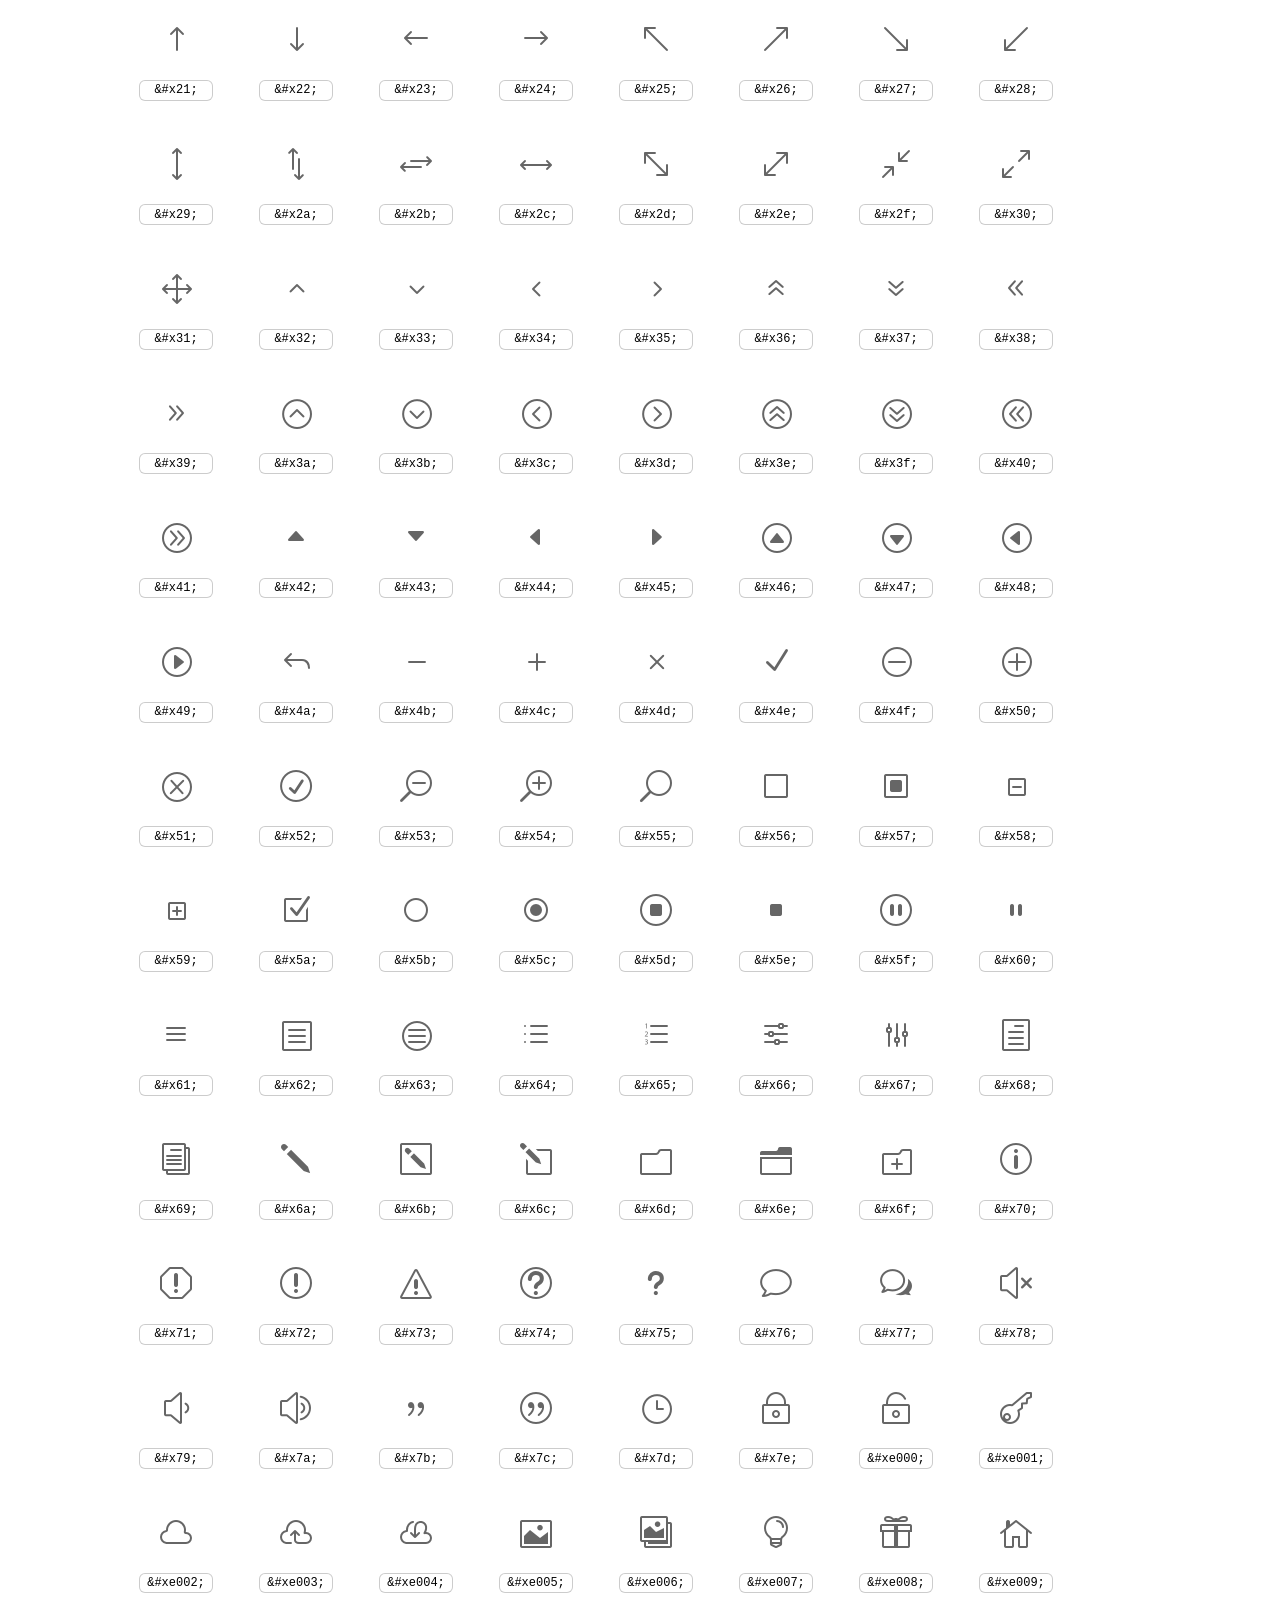
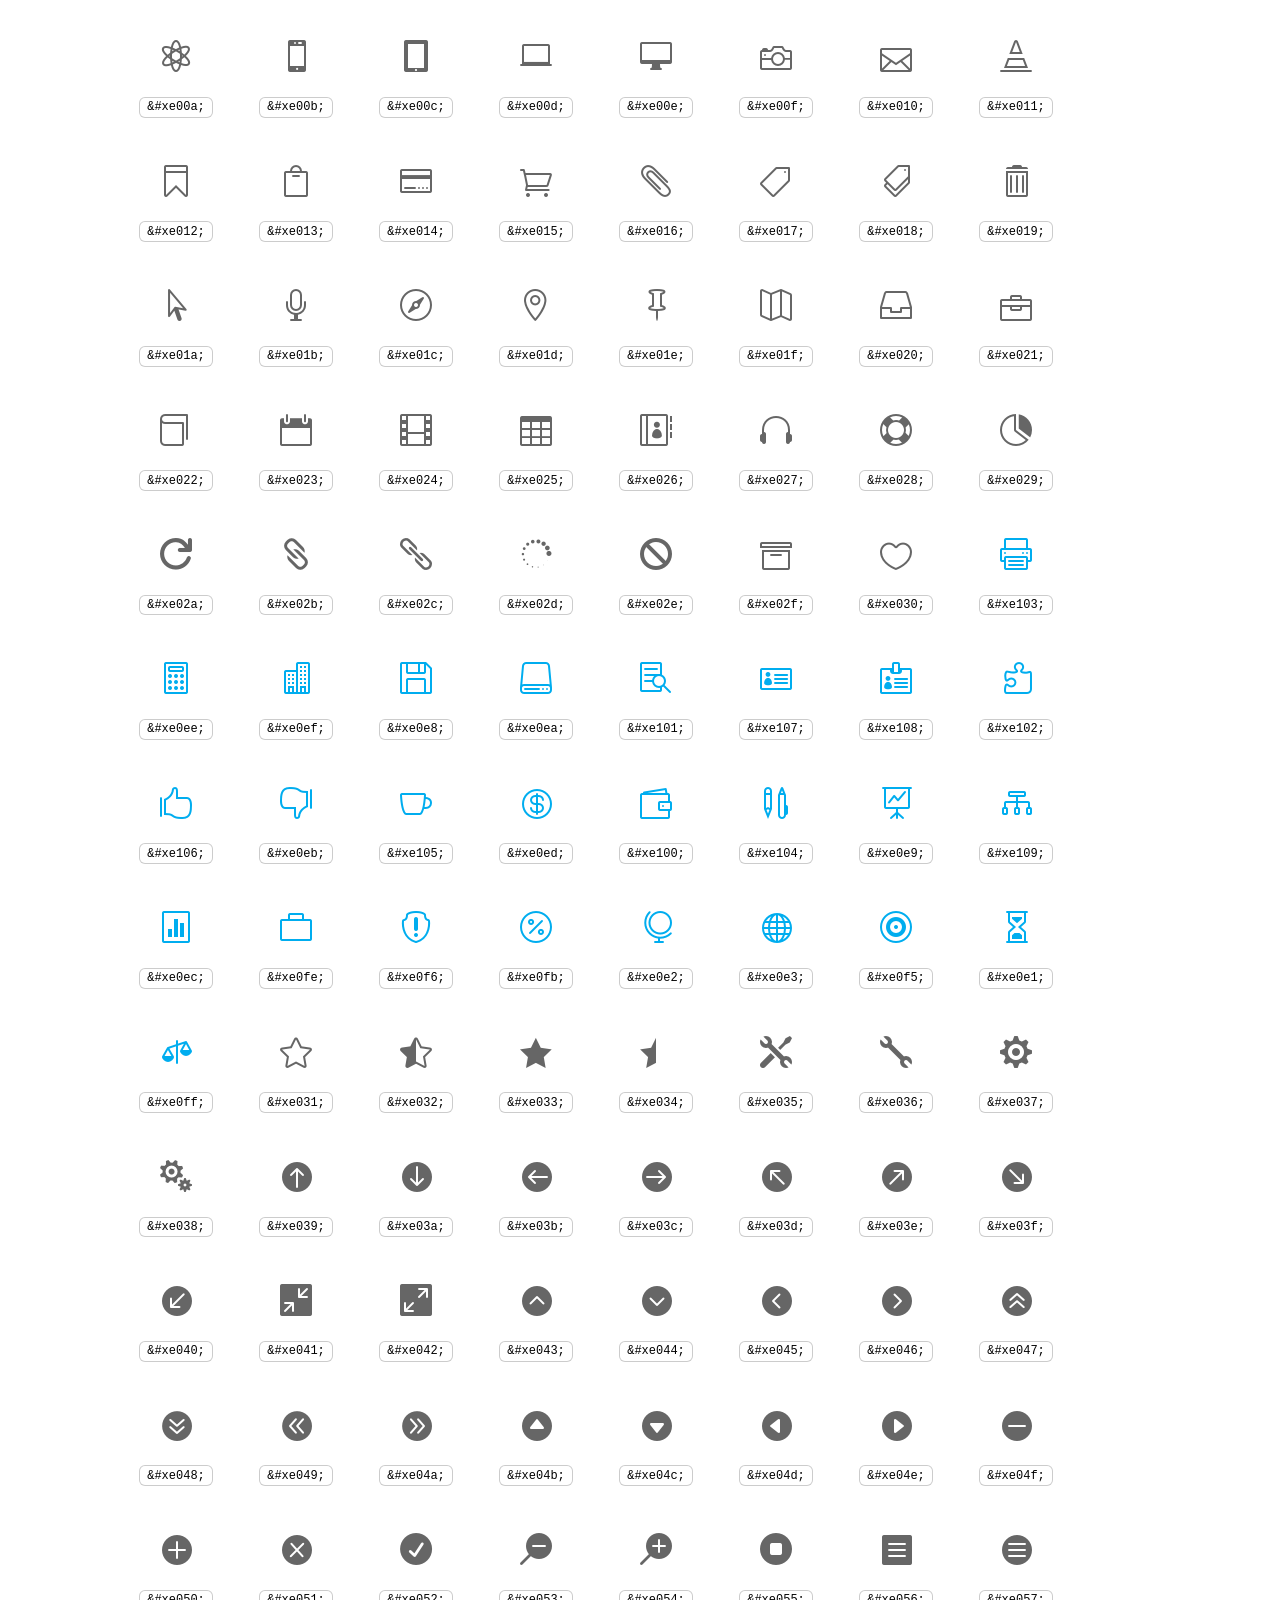
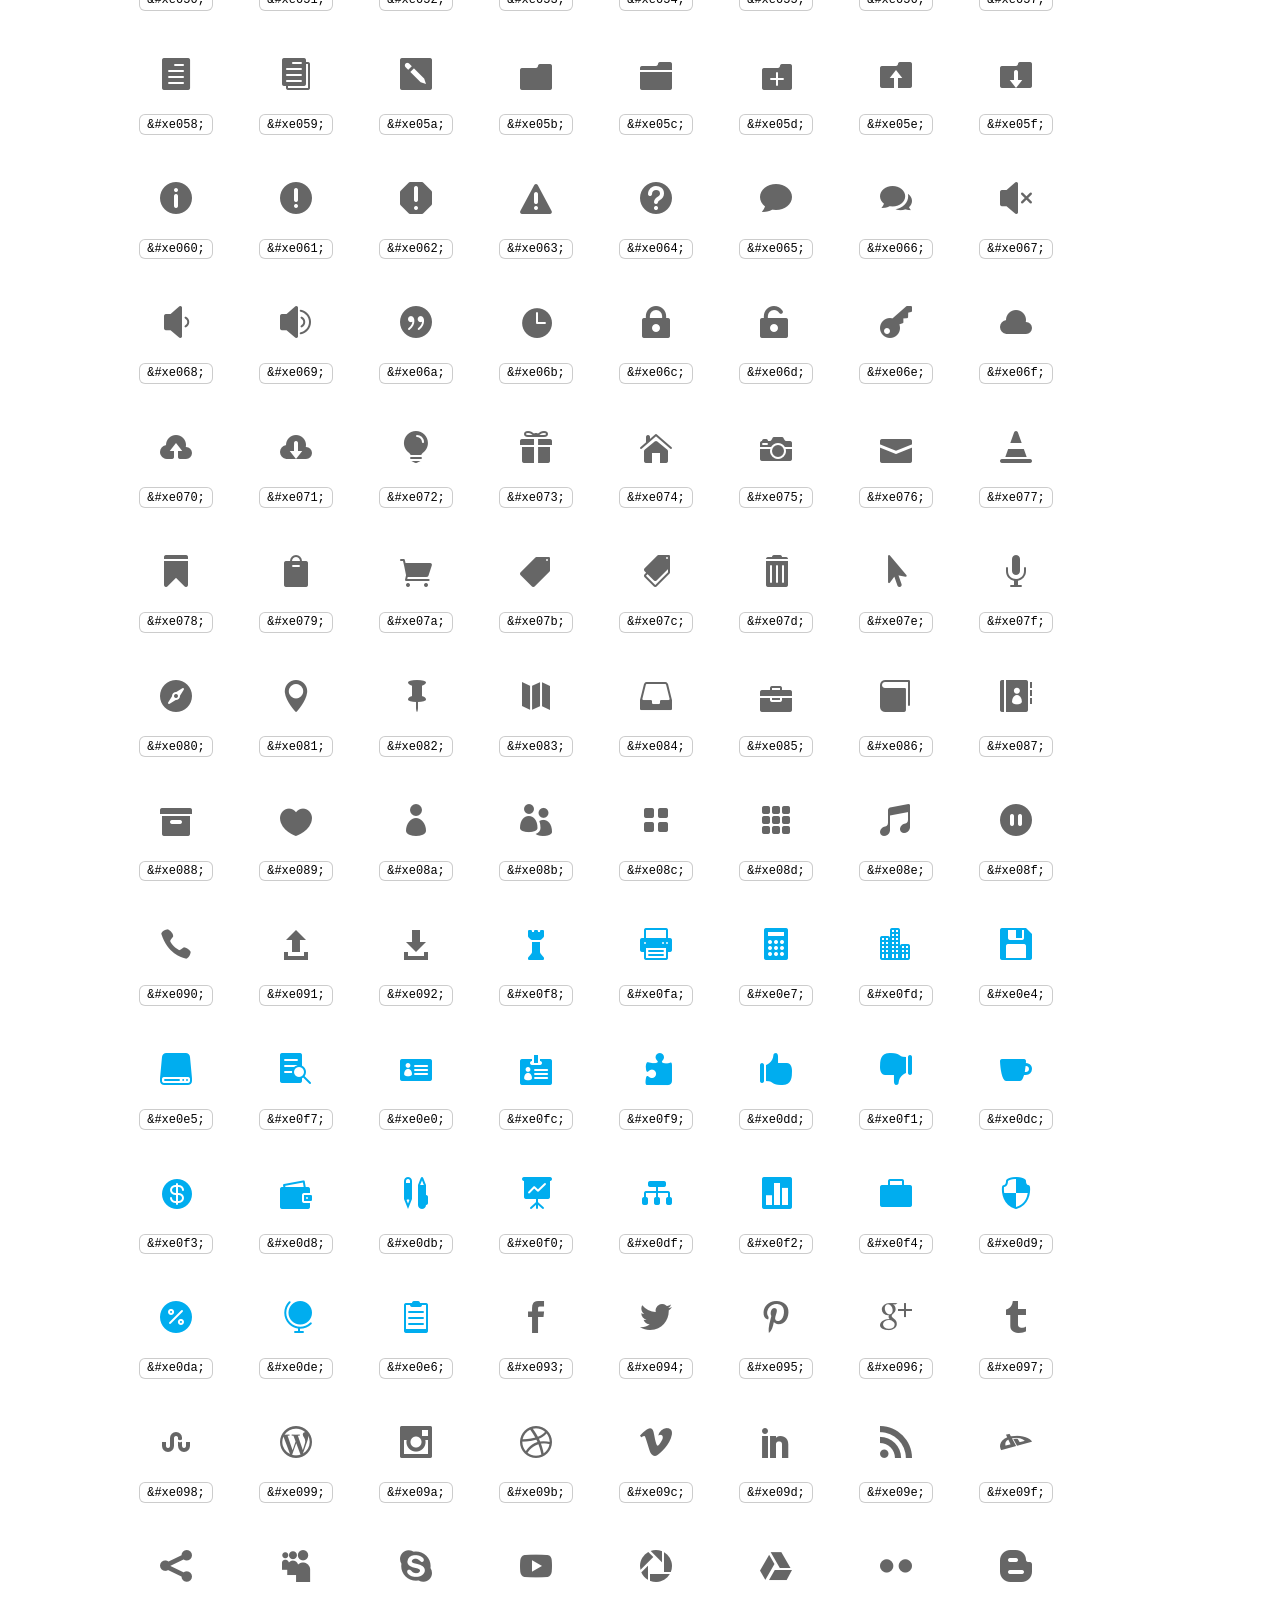
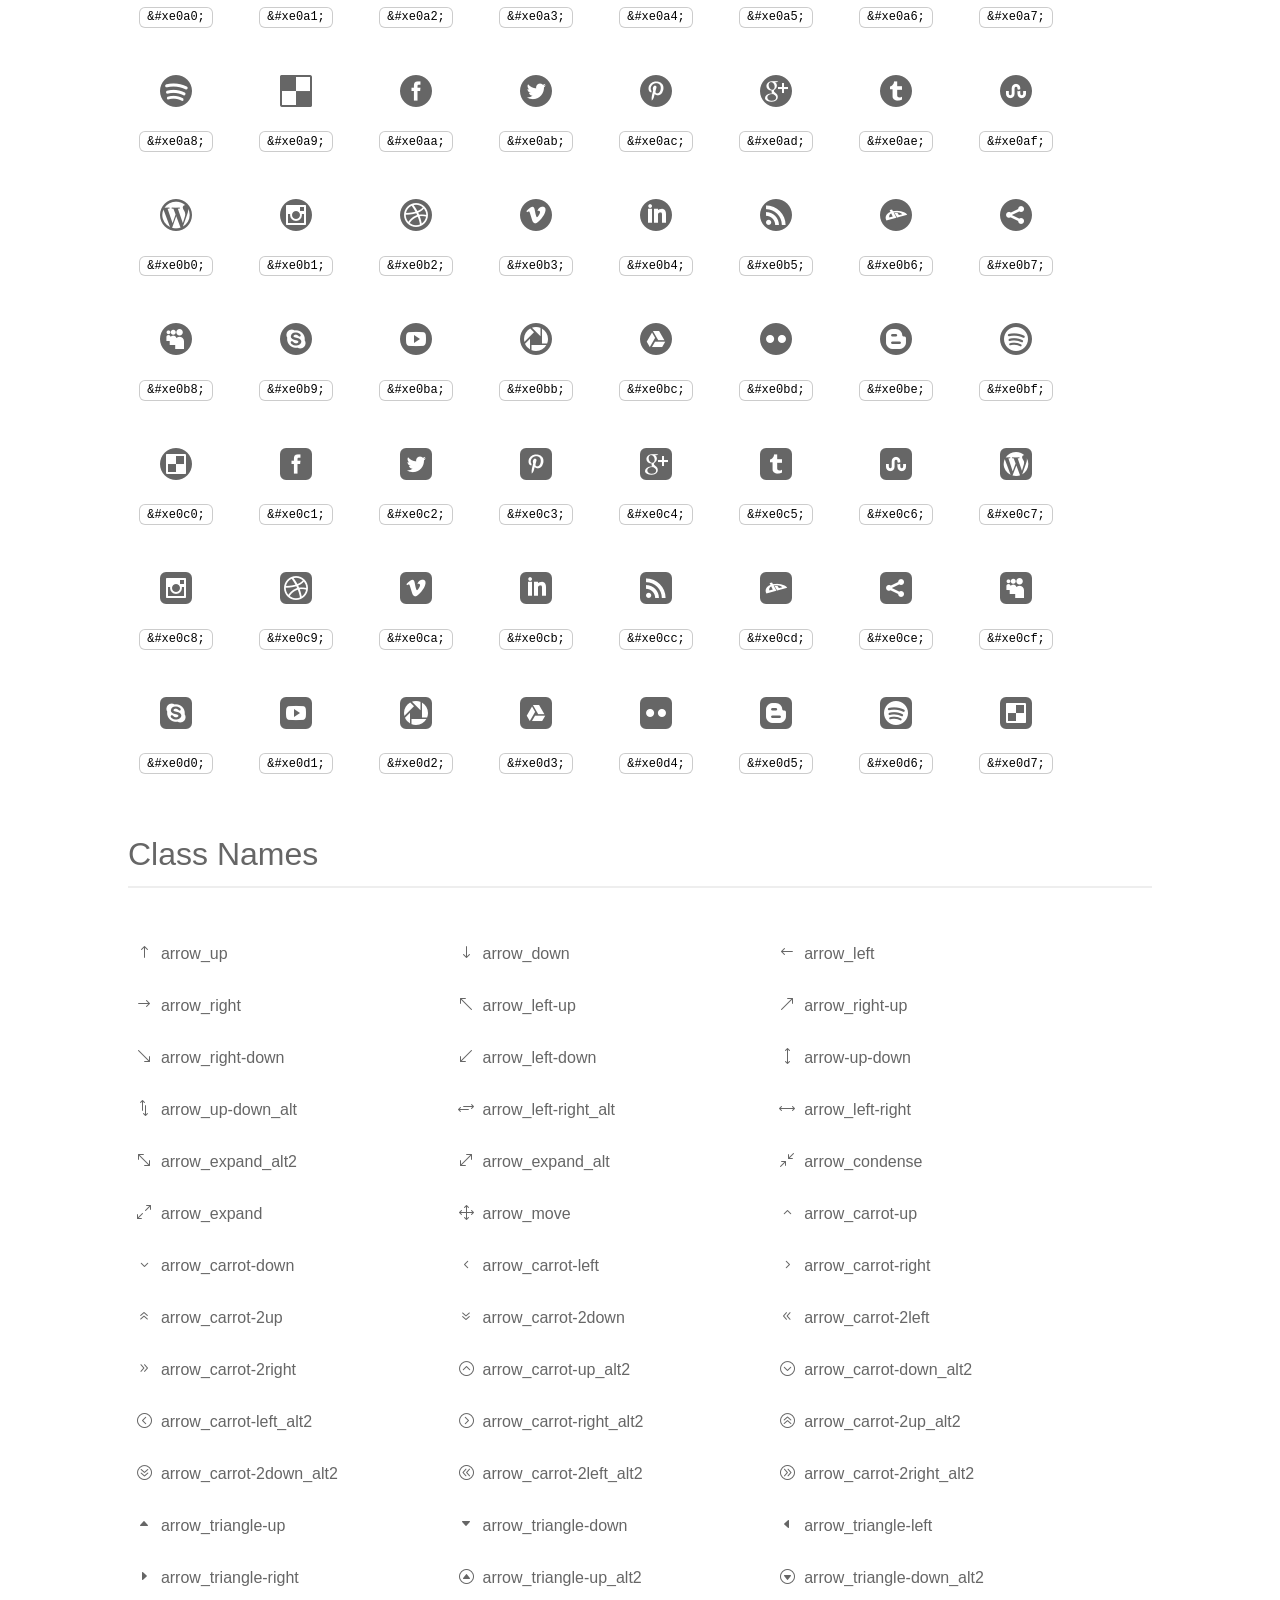
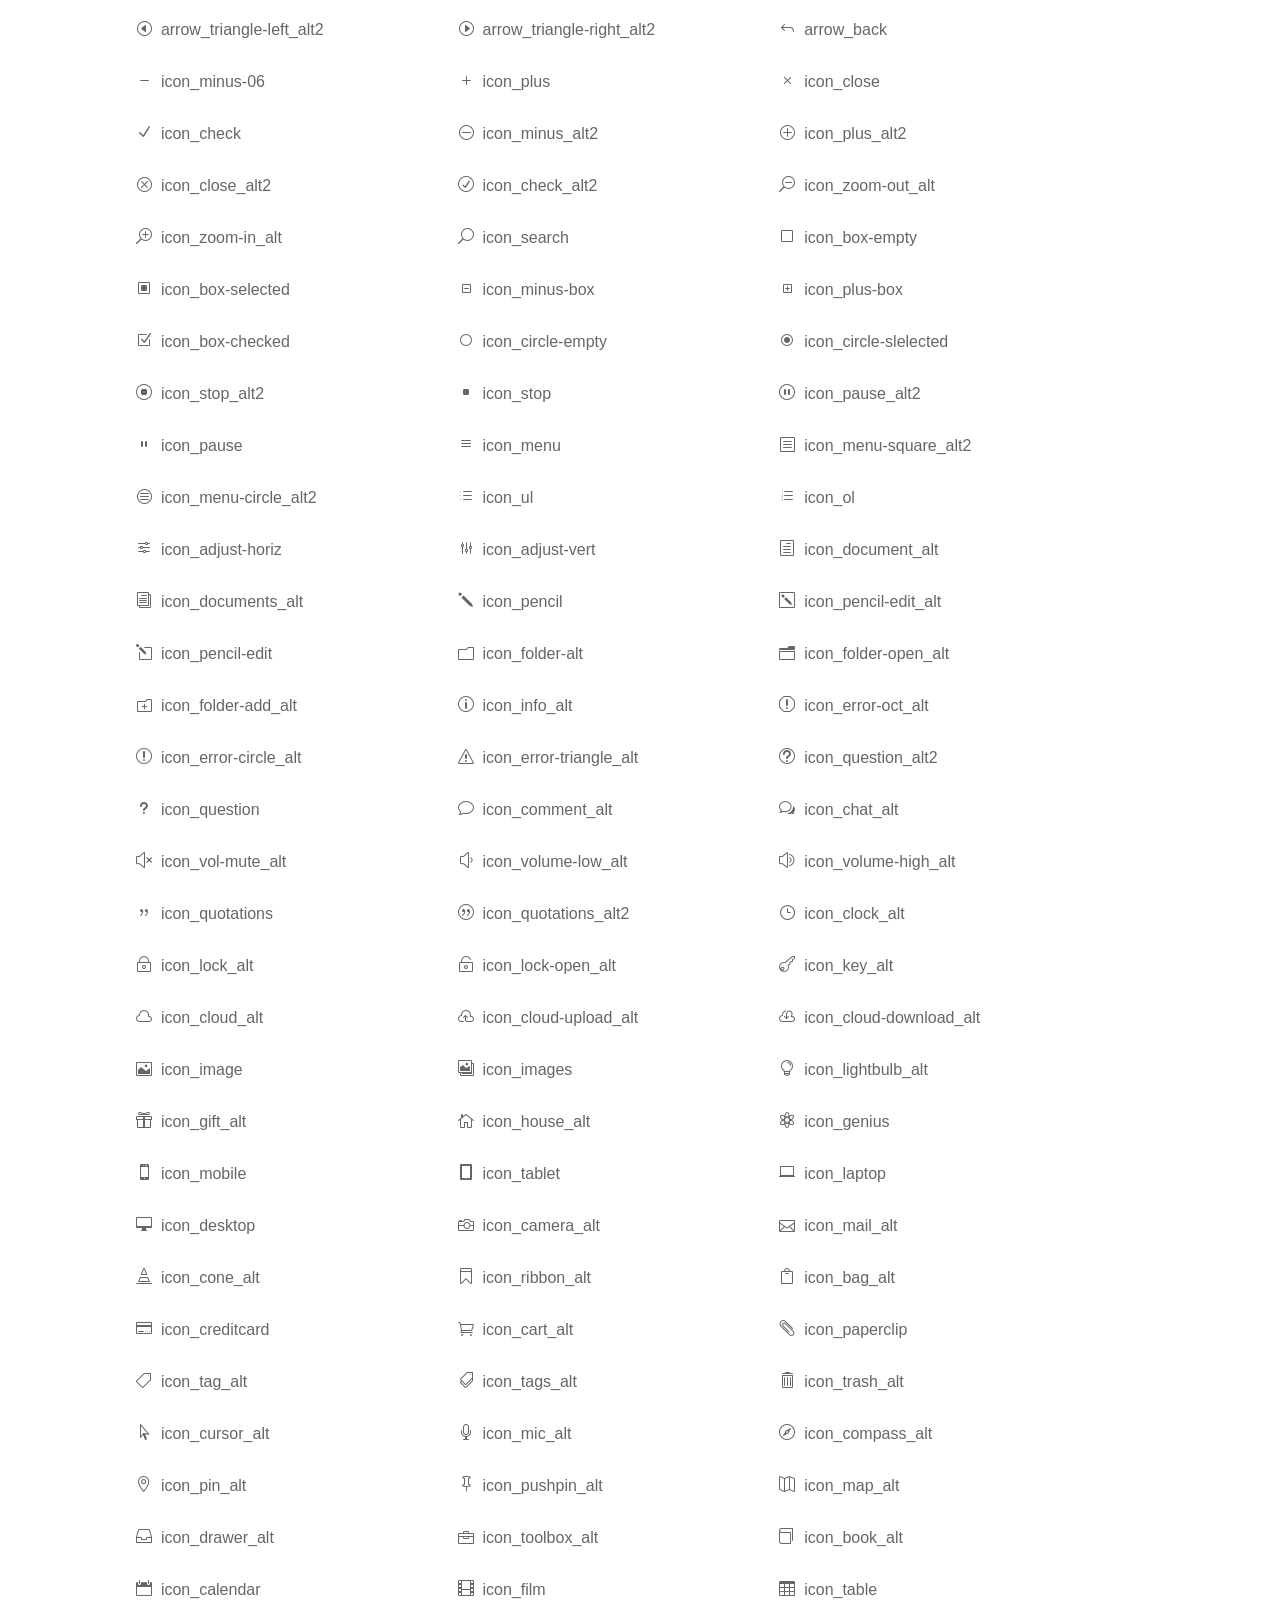
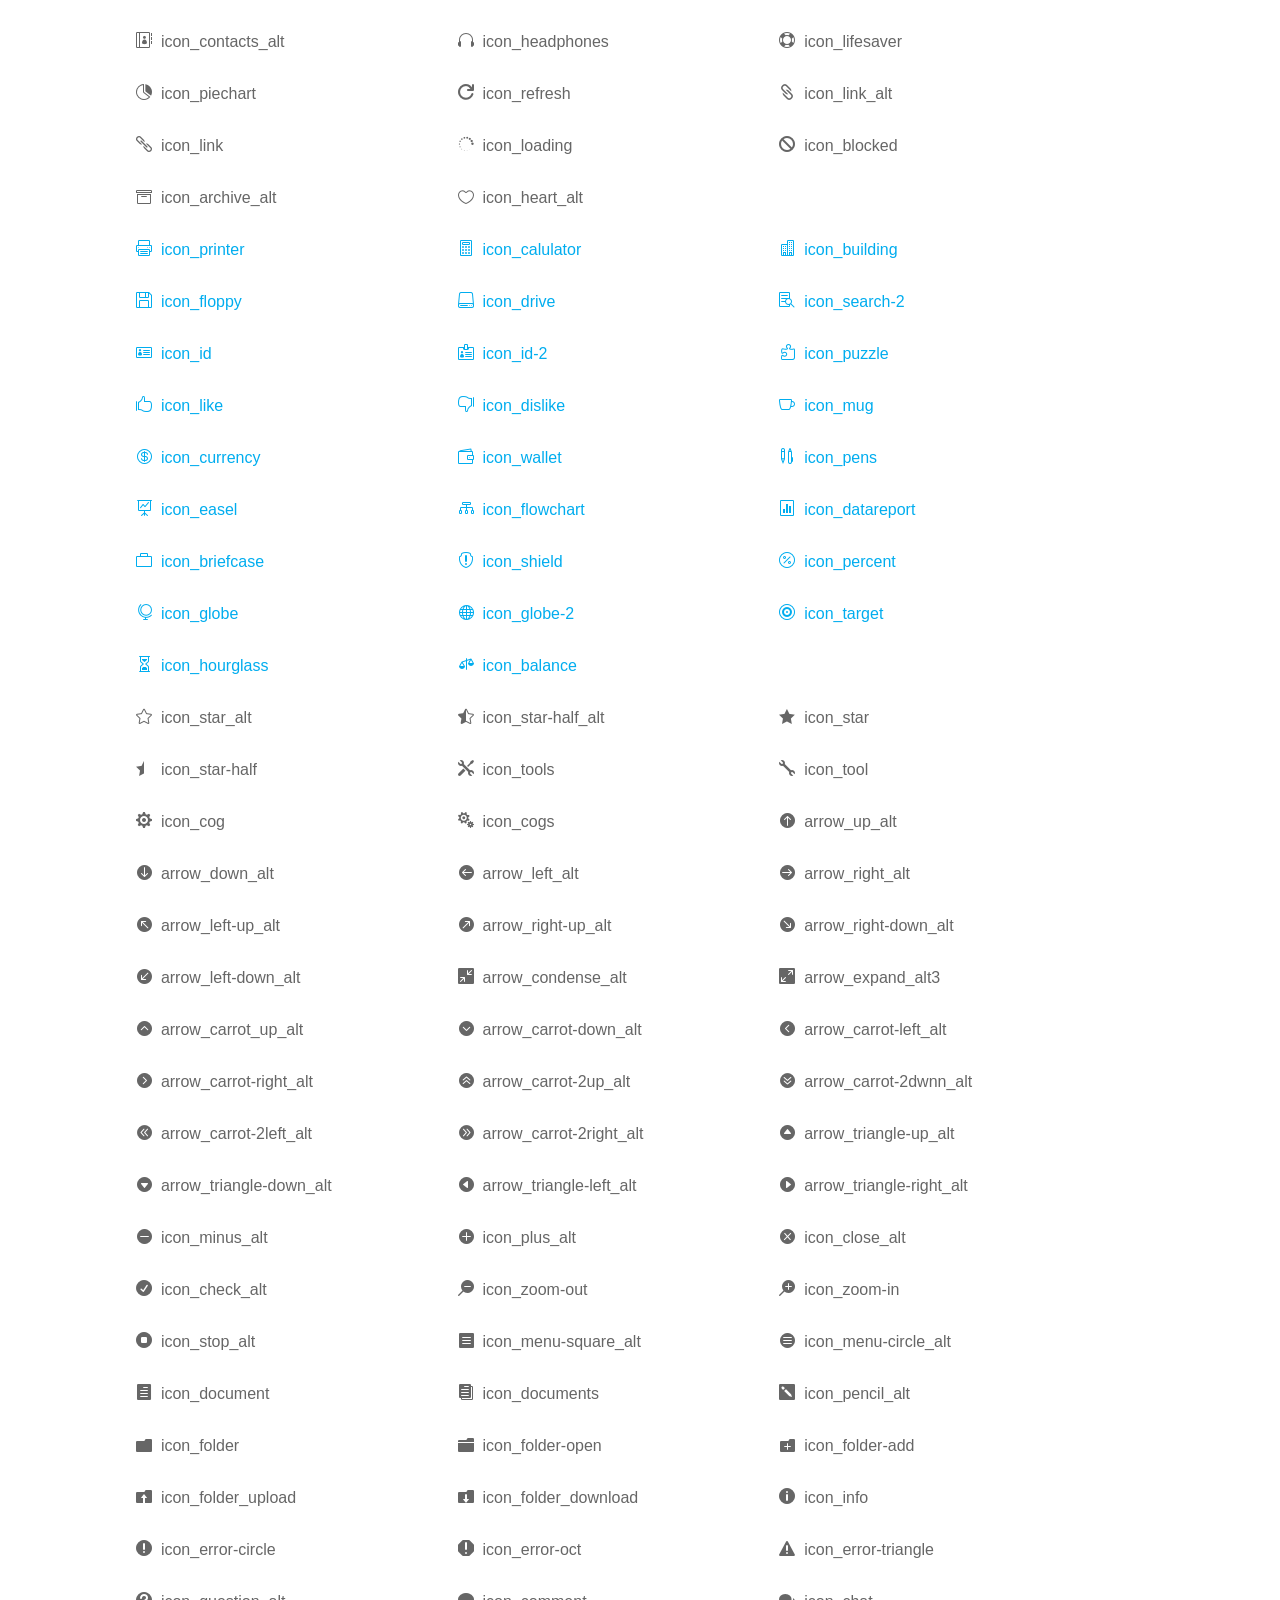
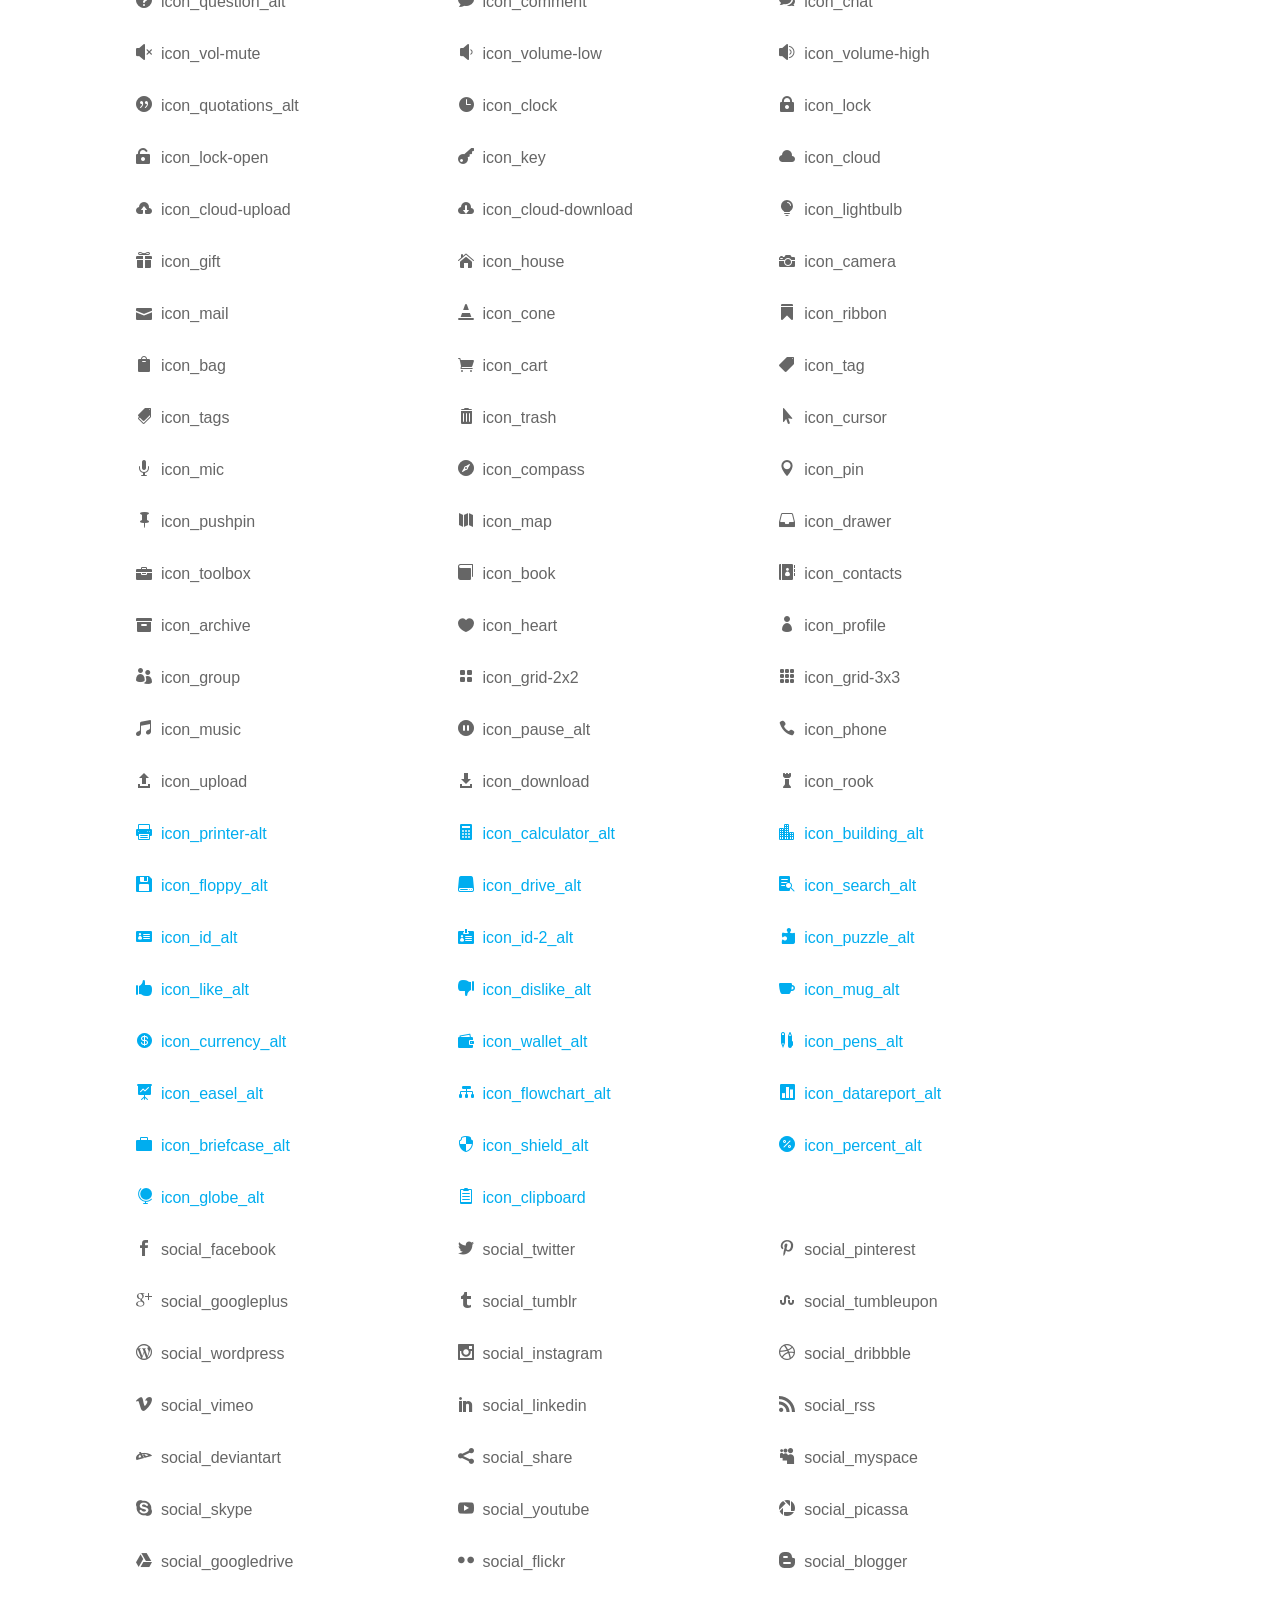
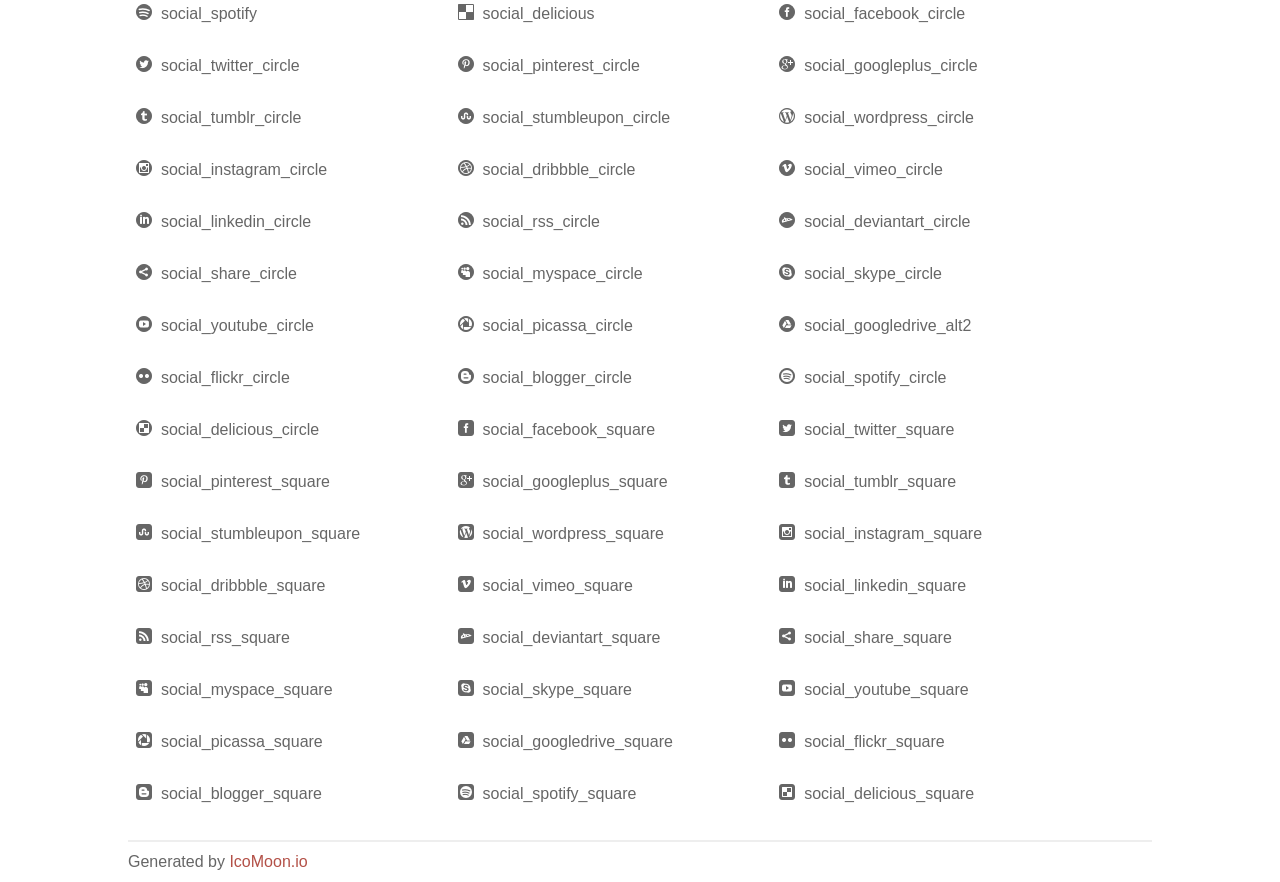
<file: fonts/elegant_font/HTML_CSS/index.html>
<!doctype html>
<html>
<head>
<title>Your Font/Glyphs</title>
<link rel="stylesheet" href="style.css" />
<!--[if lte IE 7]><script src="lte-ie7.js"></script><![endif]-->
<style>
	section, header, footer {display: block;}
	body {
		font-family: sans-serif;
		color: #666;
		line-height: 1.5;
		font-size: 1em;
	}
	* {
		-moz-box-sizing: border-box;
		-webkit-box-sizing: border-box;
		box-sizing: border-box;
		margin: 0;
		padding: 0;
	}
	.glyph {
		float: left;
		text-align: center;
		padding: .75em;
		margin: .4em 1.5em .75em 0;
		width: 6em;
		text-shadow: none;
	}
	
	.glyph input {
		font-family: consolas, monospace;
		font-size: 12px;
		width: 100%;
		text-align: center;
		border: 0;
		box-shadow: 0 0 0 1px #ccc;
		padding: .2em;
                -moz-border-radius: 5px;
                -webkit-border-radius: 5px;
	}
	
	

	.new {
		color:#00adef !important;
	}

	
	.w-main {
		width: 80%;
	}
	.centered {
		margin-left: auto;
		margin-right: auto;
	}
	.fs1 {
		font-size: 2em;
	}
	header {
		margin: 2em 0;
		padding-bottom: .5em;
		color: #666;
		box-shadow: 0 2px #eee;
	}
	header h1 {
		font-size: 2em;
		font-weight: normal;
	}
	.clearfix:before, .clearfix:after { content: ""; display: table; }
	.clearfix:after, .clear { clear: both; }
	footer {
		margin-top: 2em;
		padding: .5em 0;
		box-shadow: 0 -2px #eee;
	}
	a, a:visited {
		color: #B35047;
		text-decoration: none;
	}
	a:hover, a:focus {color: #000;}
	
	.box1 {
		font-size: 16px;
		display: inline-block;
		width: 30%;
		padding: .25em .5em;
		margin: 20px 10px 0 0;
	}
</style>
</head>
<body>
	<div class="w-main centered">
	<section class="mtm clearfix" id="glyphs">
	<div class="glyph">
		<div class="fs1" aria-hidden="true" data-icon="&#x21;"></div>
		<input type="text" readonly value="&amp;#x21;" />
	</div>
	<div class="glyph">
		<div class="fs1" aria-hidden="true" data-icon="&#x22;"></div>
		<input type="text" readonly value="&amp;#x22;" />
	</div>
	<div class="glyph">
		<div class="fs1" aria-hidden="true" data-icon="&#x23;"></div>
		<input type="text" readonly value="&amp;#x23;" />
	</div>
	<div class="glyph">
		<div class="fs1" aria-hidden="true" data-icon="&#x24;"></div>
		<input type="text" readonly value="&amp;#x24;" />
	</div>
	<div class="glyph">
		<div class="fs1" aria-hidden="true" data-icon="&#x25;"></div>
		<input type="text" readonly value="&amp;#x25;" />
	</div>
	<div class="glyph">
		<div class="fs1" aria-hidden="true" data-icon="&#x26;"></div>
		<input type="text" readonly value="&amp;#x26;" />
	</div>
	<div class="glyph">
		<div class="fs1" aria-hidden="true" data-icon="&#x27;"></div>
		<input type="text" readonly value="&amp;#x27;" />
	</div>
	<div class="glyph">
		<div class="fs1" aria-hidden="true" data-icon="&#x28;"></div>
		<input type="text" readonly value="&amp;#x28;" />
	</div>
	<div class="glyph">
		<div class="fs1" aria-hidden="true" data-icon="&#x29;"></div>
		<input type="text" readonly value="&amp;#x29;" />
	</div>
	<div class="glyph">
		<div class="fs1" aria-hidden="true" data-icon="&#x2a;"></div>
		<input type="text" readonly value="&amp;#x2a;" />
	</div>
	<div class="glyph">
		<div class="fs1" aria-hidden="true" data-icon="&#x2b;"></div>
		<input type="text" readonly value="&amp;#x2b;" />
	</div>
	<div class="glyph">
		<div class="fs1" aria-hidden="true" data-icon="&#x2c;"></div>
		<input type="text" readonly value="&amp;#x2c;" />
	</div>
	<div class="glyph">
		<div class="fs1" aria-hidden="true" data-icon="&#x2d;"></div>
		<input type="text" readonly value="&amp;#x2d;" />
	</div>
	<div class="glyph">
		<div class="fs1" aria-hidden="true" data-icon="&#x2e;"></div>
		<input type="text" readonly value="&amp;#x2e;" />
	</div>
	<div class="glyph">
		<div class="fs1" aria-hidden="true" data-icon="&#x2f;"></div>
		<input type="text" readonly value="&amp;#x2f;" />
	</div>
	<div class="glyph">
		<div class="fs1" aria-hidden="true" data-icon="&#x30;"></div>
		<input type="text" readonly value="&amp;#x30;" />
	</div>
	<div class="glyph">
		<div class="fs1" aria-hidden="true" data-icon="&#x31;"></div>
		<input type="text" readonly value="&amp;#x31;" />
	</div>
	<div class="glyph">
		<div class="fs1" aria-hidden="true" data-icon="&#x32;"></div>
		<input type="text" readonly value="&amp;#x32;" />
	</div>
	<div class="glyph">
		<div class="fs1" aria-hidden="true" data-icon="&#x33;"></div>
		<input type="text" readonly value="&amp;#x33;" />
	</div>
	<div class="glyph">
		<div class="fs1" aria-hidden="true" data-icon="&#x34;"></div>
		<input type="text" readonly value="&amp;#x34;" />
	</div>
	<div class="glyph">
		<div class="fs1" aria-hidden="true" data-icon="&#x35;"></div>
		<input type="text" readonly value="&amp;#x35;" />
	</div>
	<div class="glyph">
		<div class="fs1" aria-hidden="true" data-icon="&#x36;"></div>
		<input type="text" readonly value="&amp;#x36;" />
	</div>
	<div class="glyph">
		<div class="fs1" aria-hidden="true" data-icon="&#x37;"></div>
		<input type="text" readonly value="&amp;#x37;" />
	</div>
	<div class="glyph">
		<div class="fs1" aria-hidden="true" data-icon="&#x38;"></div>
		<input type="text" readonly value="&amp;#x38;" />
	</div>
	<div class="glyph">
		<div class="fs1" aria-hidden="true" data-icon="&#x39;"></div>
		<input type="text" readonly value="&amp;#x39;" />
	</div>
	<div class="glyph">
		<div class="fs1" aria-hidden="true" data-icon="&#x3a;"></div>
		<input type="text" readonly value="&amp;#x3a;" />
	</div>
	<div class="glyph">
		<div class="fs1" aria-hidden="true" data-icon="&#x3b;"></div>
		<input type="text" readonly value="&amp;#x3b;" />
	</div>
	<div class="glyph">
		<div class="fs1" aria-hidden="true" data-icon="&#x3c;"></div>
		<input type="text" readonly value="&amp;#x3c;" />
	</div>
	<div class="glyph">
		<div class="fs1" aria-hidden="true" data-icon="&#x3d;"></div>
		<input type="text" readonly value="&amp;#x3d;" />
	</div>
	<div class="glyph">
		<div class="fs1" aria-hidden="true" data-icon="&#x3e;"></div>
		<input type="text" readonly value="&amp;#x3e;" />
	</div>
	<div class="glyph">
		<div class="fs1" aria-hidden="true" data-icon="&#x3f;"></div>
		<input type="text" readonly value="&amp;#x3f;" />
	</div>
	<div class="glyph">
		<div class="fs1" aria-hidden="true" data-icon="&#x40;"></div>
		<input type="text" readonly value="&amp;#x40;" />
	</div>
	<div class="glyph">
		<div class="fs1" aria-hidden="true" data-icon="&#x41;"></div>
		<input type="text" readonly value="&amp;#x41;" />
	</div>
	<div class="glyph">
		<div class="fs1" aria-hidden="true" data-icon="&#x42;"></div>
		<input type="text" readonly value="&amp;#x42;" />
	</div>
	<div class="glyph">
		<div class="fs1" aria-hidden="true" data-icon="&#x43;"></div>
		<input type="text" readonly value="&amp;#x43;" />
	</div>
	<div class="glyph">
		<div class="fs1" aria-hidden="true" data-icon="&#x44;"></div>
		<input type="text" readonly value="&amp;#x44;" />
	</div>
	<div class="glyph">
		<div class="fs1" aria-hidden="true" data-icon="&#x45;"></div>
		<input type="text" readonly value="&amp;#x45;" />
	</div>
	<div class="glyph">
		<div class="fs1" aria-hidden="true" data-icon="&#x46;"></div>
		<input type="text" readonly value="&amp;#x46;" />
	</div>
	<div class="glyph">
		<div class="fs1" aria-hidden="true" data-icon="&#x47;"></div>
		<input type="text" readonly value="&amp;#x47;" />
	</div>
	<div class="glyph">
		<div class="fs1" aria-hidden="true" data-icon="&#x48;"></div>
		<input type="text" readonly value="&amp;#x48;" />
	</div>
	<div class="glyph">
		<div class="fs1" aria-hidden="true" data-icon="&#x49;"></div>
		<input type="text" readonly value="&amp;#x49;" />
	</div>
	<div class="glyph">
		<div class="fs1" aria-hidden="true" data-icon="&#x4a;"></div>
		<input type="text" readonly value="&amp;#x4a;" />
	</div>
	<div class="glyph">
		<div class="fs1" aria-hidden="true" data-icon="&#x4b;"></div>
		<input type="text" readonly value="&amp;#x4b;" />
	</div>
	<div class="glyph">
		<div class="fs1" aria-hidden="true" data-icon="&#x4c;"></div>
		<input type="text" readonly value="&amp;#x4c;" />
	</div>
	<div class="glyph">
		<div class="fs1" aria-hidden="true" data-icon="&#x4d;"></div>
		<input type="text" readonly value="&amp;#x4d;" />
	</div>
	<div class="glyph">
		<div class="fs1" aria-hidden="true" data-icon="&#x4e;"></div>
		<input type="text" readonly value="&amp;#x4e;" />
	</div>
	<div class="glyph">
		<div class="fs1" aria-hidden="true" data-icon="&#x4f;"></div>
		<input type="text" readonly value="&amp;#x4f;" />
	</div>
	<div class="glyph">
		<div class="fs1" aria-hidden="true" data-icon="&#x50;"></div>
		<input type="text" readonly value="&amp;#x50;" />
	</div>
	<div class="glyph">
		<div class="fs1" aria-hidden="true" data-icon="&#x51;"></div>
		<input type="text" readonly value="&amp;#x51;" />
	</div>
	<div class="glyph">
		<div class="fs1" aria-hidden="true" data-icon="&#x52;"></div>
		<input type="text" readonly value="&amp;#x52;" />
	</div>
	<div class="glyph">
		<div class="fs1" aria-hidden="true" data-icon="&#x53;"></div>
		<input type="text" readonly value="&amp;#x53;" />
	</div>
	<div class="glyph">
		<div class="fs1" aria-hidden="true" data-icon="&#x54;"></div>
		<input type="text" readonly value="&amp;#x54;" />
	</div>
	<div class="glyph">
		<div class="fs1" aria-hidden="true" data-icon="&#x55;"></div>
		<input type="text" readonly value="&amp;#x55;" />
	</div>
	<div class="glyph">
		<div class="fs1" aria-hidden="true" data-icon="&#x56;"></div>
		<input type="text" readonly value="&amp;#x56;" />
	</div>
	<div class="glyph">
		<div class="fs1" aria-hidden="true" data-icon="&#x57;"></div>
		<input type="text" readonly value="&amp;#x57;" />
	</div>
	<div class="glyph">
		<div class="fs1" aria-hidden="true" data-icon="&#x58;"></div>
		<input type="text" readonly value="&amp;#x58;" />
	</div>
	<div class="glyph">
		<div class="fs1" aria-hidden="true" data-icon="&#x59;"></div>
		<input type="text" readonly value="&amp;#x59;" />
	</div>
	<div class="glyph">
		<div class="fs1" aria-hidden="true" data-icon="&#x5a;"></div>
		<input type="text" readonly value="&amp;#x5a;" />
	</div>
	<div class="glyph">
		<div class="fs1" aria-hidden="true" data-icon="&#x5b;"></div>
		<input type="text" readonly value="&amp;#x5b;" />
	</div>
	<div class="glyph">
		<div class="fs1" aria-hidden="true" data-icon="&#x5c;"></div>
		<input type="text" readonly value="&amp;#x5c;" />
	</div>
	<div class="glyph">
		<div class="fs1" aria-hidden="true" data-icon="&#x5d;"></div>
		<input type="text" readonly value="&amp;#x5d;" />
	</div>
	<div class="glyph">
		<div class="fs1" aria-hidden="true" data-icon="&#x5e;"></div>
		<input type="text" readonly value="&amp;#x5e;" />
	</div>
	<div class="glyph">
		<div class="fs1" aria-hidden="true" data-icon="&#x5f;"></div>
		<input type="text" readonly value="&amp;#x5f;" />
	</div>
	<div class="glyph">
		<div class="fs1" aria-hidden="true" data-icon="&#x60;"></div>
		<input type="text" readonly value="&amp;#x60;" />
	</div>
	<div class="glyph">
		<div class="fs1" aria-hidden="true" data-icon="&#x61;"></div>
		<input type="text" readonly value="&amp;#x61;" />
	</div>
	<div class="glyph">
		<div class="fs1" aria-hidden="true" data-icon="&#x62;"></div>
		<input type="text" readonly value="&amp;#x62;" />
	</div>
	<div class="glyph">
		<div class="fs1" aria-hidden="true" data-icon="&#x63;"></div>
		<input type="text" readonly value="&amp;#x63;" />
	</div>
	<div class="glyph">
		<div class="fs1" aria-hidden="true" data-icon="&#x64;"></div>
		<input type="text" readonly value="&amp;#x64;" />
	</div>
	<div class="glyph">
		<div class="fs1" aria-hidden="true" data-icon="&#x65;"></div>
		<input type="text" readonly value="&amp;#x65;" />
	</div>
	<div class="glyph">
		<div class="fs1" aria-hidden="true" data-icon="&#x66;"></div>
		<input type="text" readonly value="&amp;#x66;" />
	</div>
	<div class="glyph">
		<div class="fs1" aria-hidden="true" data-icon="&#x67;"></div>
		<input type="text" readonly value="&amp;#x67;" />
	</div>
	<div class="glyph">
		<div class="fs1" aria-hidden="true" data-icon="&#x68;"></div>
		<input type="text" readonly value="&amp;#x68;" />
	</div>
	<div class="glyph">
		<div class="fs1" aria-hidden="true" data-icon="&#x69;"></div>
		<input type="text" readonly value="&amp;#x69;" />
	</div>
	<div class="glyph">
		<div class="fs1" aria-hidden="true" data-icon="&#x6a;"></div>
		<input type="text" readonly value="&amp;#x6a;" />
	</div>
	<div class="glyph">
		<div class="fs1" aria-hidden="true" data-icon="&#x6b;"></div>
		<input type="text" readonly value="&amp;#x6b;" />
	</div>
	<div class="glyph">
		<div class="fs1" aria-hidden="true" data-icon="&#x6c;"></div>
		<input type="text" readonly value="&amp;#x6c;" />
	</div>
	<div class="glyph">
		<div class="fs1" aria-hidden="true" data-icon="&#x6d;"></div>
		<input type="text" readonly value="&amp;#x6d;" />
	</div>
	<div class="glyph">
		<div class="fs1" aria-hidden="true" data-icon="&#x6e;"></div>
		<input type="text" readonly value="&amp;#x6e;" />
	</div>
	<div class="glyph">
		<div class="fs1" aria-hidden="true" data-icon="&#x6f;"></div>
		<input type="text" readonly value="&amp;#x6f;" />
	</div>
	<div class="glyph">
		<div class="fs1" aria-hidden="true" data-icon="&#x70;"></div>
		<input type="text" readonly value="&amp;#x70;" />
	</div>
	<div class="glyph">
		<div class="fs1" aria-hidden="true" data-icon="&#x71;"></div>
		<input type="text" readonly value="&amp;#x71;" />
	</div>
	<div class="glyph">
		<div class="fs1" aria-hidden="true" data-icon="&#x72;"></div>
		<input type="text" readonly value="&amp;#x72;" />
	</div>
	<div class="glyph">
		<div class="fs1" aria-hidden="true" data-icon="&#x73;"></div>
		<input type="text" readonly value="&amp;#x73;" />
	</div>
	<div class="glyph">
		<div class="fs1" aria-hidden="true" data-icon="&#x74;"></div>
		<input type="text" readonly value="&amp;#x74;" />
	</div>
	<div class="glyph">
		<div class="fs1" aria-hidden="true" data-icon="&#x75;"></div>
		<input type="text" readonly value="&amp;#x75;" />
	</div>
	<div class="glyph">
		<div class="fs1" aria-hidden="true" data-icon="&#x76;"></div>
		<input type="text" readonly value="&amp;#x76;" />
	</div>
	<div class="glyph">
		<div class="fs1" aria-hidden="true" data-icon="&#x77;"></div>
		<input type="text" readonly value="&amp;#x77;" />
	</div>
	<div class="glyph">
		<div class="fs1" aria-hidden="true" data-icon="&#x78;"></div>
		<input type="text" readonly value="&amp;#x78;" />
	</div>
	<div class="glyph">
		<div class="fs1" aria-hidden="true" data-icon="&#x79;"></div>
		<input type="text" readonly value="&amp;#x79;" />
	</div>
	<div class="glyph">
		<div class="fs1" aria-hidden="true" data-icon="&#x7a;"></div>
		<input type="text" readonly value="&amp;#x7a;" />
	</div>
	<div class="glyph">
		<div class="fs1" aria-hidden="true" data-icon="&#x7b;"></div>
		<input type="text" readonly value="&amp;#x7b;" />
	</div>
	<div class="glyph">
		<div class="fs1" aria-hidden="true" data-icon="&#x7c;"></div>
		<input type="text" readonly value="&amp;#x7c;" />
	</div>
	<div class="glyph">
		<div class="fs1" aria-hidden="true" data-icon="&#x7d;"></div>
		<input type="text" readonly value="&amp;#x7d;" />
	</div>
	<div class="glyph">
		<div class="fs1" aria-hidden="true" data-icon="&#x7e;"></div>
		<input type="text" readonly value="&amp;#x7e;" />
	</div>
	<div class="glyph">
		<div class="fs1" aria-hidden="true" data-icon="&#xe000;"></div>
		<input type="text" readonly value="&amp;#xe000;" />
	</div>
	<div class="glyph">
		<div class="fs1" aria-hidden="true" data-icon="&#xe001;"></div>
		<input type="text" readonly value="&amp;#xe001;" />
	</div>
	<div class="glyph">
		<div class="fs1" aria-hidden="true" data-icon="&#xe002;"></div>
		<input type="text" readonly value="&amp;#xe002;" />
	</div>
	<div class="glyph">
		<div class="fs1" aria-hidden="true" data-icon="&#xe003;"></div>
		<input type="text" readonly value="&amp;#xe003;" />
	</div>
	<div class="glyph">
		<div class="fs1" aria-hidden="true" data-icon="&#xe004;"></div>
		<input type="text" readonly value="&amp;#xe004;" />
	</div>
	<div class="glyph">
		<div class="fs1" aria-hidden="true" data-icon="&#xe005;"></div>
		<input type="text" readonly value="&amp;#xe005;" />
	</div>
	<div class="glyph">
		<div class="fs1" aria-hidden="true" data-icon="&#xe006;"></div>
		<input type="text" readonly value="&amp;#xe006;" />
	</div>
	<div class="glyph">
		<div class="fs1" aria-hidden="true" data-icon="&#xe007;"></div>
		<input type="text" readonly value="&amp;#xe007;" />
	</div>
	<div class="glyph">
		<div class="fs1" aria-hidden="true" data-icon="&#xe008;"></div>
		<input type="text" readonly value="&amp;#xe008;" />
	</div>
	<div class="glyph">
		<div class="fs1" aria-hidden="true" data-icon="&#xe009;"></div>
		<input type="text" readonly value="&amp;#xe009;" />
	</div>
	<div class="glyph">
		<div class="fs1" aria-hidden="true" data-icon="&#xe00a;"></div>
		<input type="text" readonly value="&amp;#xe00a;" />
	</div>
	<div class="glyph">
		<div class="fs1" aria-hidden="true" data-icon="&#xe00b;"></div>
		<input type="text" readonly value="&amp;#xe00b;" />
	</div>
	<div class="glyph">
		<div class="fs1" aria-hidden="true" data-icon="&#xe00c;"></div>
		<input type="text" readonly value="&amp;#xe00c;" />
	</div>
	<div class="glyph">
		<div class="fs1" aria-hidden="true" data-icon="&#xe00d;"></div>
		<input type="text" readonly value="&amp;#xe00d;" />
	</div>
	<div class="glyph">
		<div class="fs1" aria-hidden="true" data-icon="&#xe00e;"></div>
		<input type="text" readonly value="&amp;#xe00e;" />
	</div>
	<div class="glyph">
		<div class="fs1" aria-hidden="true" data-icon="&#xe00f;"></div>
		<input type="text" readonly value="&amp;#xe00f;" />
	</div>
	<div class="glyph">
		<div class="fs1" aria-hidden="true" data-icon="&#xe010;"></div>
		<input type="text" readonly value="&amp;#xe010;" />
	</div>
	<div class="glyph">
		<div class="fs1" aria-hidden="true" data-icon="&#xe011;"></div>
		<input type="text" readonly value="&amp;#xe011;" />
	</div>
	<div class="glyph">
		<div class="fs1" aria-hidden="true" data-icon="&#xe012;"></div>
		<input type="text" readonly value="&amp;#xe012;" />
	</div>
	<div class="glyph">
		<div class="fs1" aria-hidden="true" data-icon="&#xe013;"></div>
		<input type="text" readonly value="&amp;#xe013;" />
	</div>
	<div class="glyph">
		<div class="fs1" aria-hidden="true" data-icon="&#xe014;"></div>
		<input type="text" readonly value="&amp;#xe014;" />
	</div>
	<div class="glyph">
		<div class="fs1" aria-hidden="true" data-icon="&#xe015;"></div>
		<input type="text" readonly value="&amp;#xe015;" />
	</div>
	<div class="glyph">
		<div class="fs1" aria-hidden="true" data-icon="&#xe016;"></div>
		<input type="text" readonly value="&amp;#xe016;" />
	</div>
	<div class="glyph">
		<div class="fs1" aria-hidden="true" data-icon="&#xe017;"></div>
		<input type="text" readonly value="&amp;#xe017;" />
	</div>
	<div class="glyph">
		<div class="fs1" aria-hidden="true" data-icon="&#xe018;"></div>
		<input type="text" readonly value="&amp;#xe018;" />
	</div>
	<div class="glyph">
		<div class="fs1" aria-hidden="true" data-icon="&#xe019;"></div>
		<input type="text" readonly value="&amp;#xe019;" />
	</div>
	<div class="glyph">
		<div class="fs1" aria-hidden="true" data-icon="&#xe01a;"></div>
		<input type="text" readonly value="&amp;#xe01a;" />
	</div>
	<div class="glyph">
		<div class="fs1" aria-hidden="true" data-icon="&#xe01b;"></div>
		<input type="text" readonly value="&amp;#xe01b;" />
	</div>
	<div class="glyph">
		<div class="fs1" aria-hidden="true" data-icon="&#xe01c;"></div>
		<input type="text" readonly value="&amp;#xe01c;" />
	</div>
	<div class="glyph">
		<div class="fs1" aria-hidden="true" data-icon="&#xe01d;"></div>
		<input type="text" readonly value="&amp;#xe01d;" />
	</div>
	<div class="glyph">
		<div class="fs1" aria-hidden="true" data-icon="&#xe01e;"></div>
		<input type="text" readonly value="&amp;#xe01e;" />
	</div>
	<div class="glyph">
		<div class="fs1" aria-hidden="true" data-icon="&#xe01f;"></div>
		<input type="text" readonly value="&amp;#xe01f;" />
	</div>
	<div class="glyph">
		<div class="fs1" aria-hidden="true" data-icon="&#xe020;"></div>
		<input type="text" readonly value="&amp;#xe020;" />
	</div>
	<div class="glyph">
		<div class="fs1" aria-hidden="true" data-icon="&#xe021;"></div>
		<input type="text" readonly value="&amp;#xe021;" />
	</div>
	<div class="glyph">
		<div class="fs1" aria-hidden="true" data-icon="&#xe022;"></div>
		<input type="text" readonly value="&amp;#xe022;" />
	</div>
	<div class="glyph">
		<div class="fs1" aria-hidden="true" data-icon="&#xe023;"></div>
		<input type="text" readonly value="&amp;#xe023;" />
	</div>
	<div class="glyph">
		<div class="fs1" aria-hidden="true" data-icon="&#xe024;"></div>
		<input type="text" readonly value="&amp;#xe024;" />
	</div>
	<div class="glyph">
		<div class="fs1" aria-hidden="true" data-icon="&#xe025;"></div>
		<input type="text" readonly value="&amp;#xe025;" />
	</div>
	<div class="glyph">
		<div class="fs1" aria-hidden="true" data-icon="&#xe026;"></div>
		<input type="text" readonly value="&amp;#xe026;" />
	</div>
	<div class="glyph">
		<div class="fs1" aria-hidden="true" data-icon="&#xe027;"></div>
		<input type="text" readonly value="&amp;#xe027;" />
	</div>
	<div class="glyph">
		<div class="fs1" aria-hidden="true" data-icon="&#xe028;"></div>
		<input type="text" readonly value="&amp;#xe028;" />
	</div>
	<div class="glyph">
		<div class="fs1" aria-hidden="true" data-icon="&#xe029;"></div>
		<input type="text" readonly value="&amp;#xe029;" />
	</div>
	<div class="glyph">
		<div class="fs1" aria-hidden="true" data-icon="&#xe02a;"></div>
		<input type="text" readonly value="&amp;#xe02a;" />
	</div>
	<div class="glyph">
		<div class="fs1" aria-hidden="true" data-icon="&#xe02b;"></div>
		<input type="text" readonly value="&amp;#xe02b;" />
	</div>
	<div class="glyph">
		<div class="fs1" aria-hidden="true" data-icon="&#xe02c;"></div>
		<input type="text" readonly value="&amp;#xe02c;" />
	</div>
	<div class="glyph">
		<div class="fs1" aria-hidden="true" data-icon="&#xe02d;"></div>
		<input type="text" readonly value="&amp;#xe02d;" />
	</div>
	<div class="glyph">
		<div class="fs1" aria-hidden="true" data-icon="&#xe02e;"></div>
		<input type="text" readonly value="&amp;#xe02e;" />
	</div>
	<div class="glyph">
		<div class="fs1" aria-hidden="true" data-icon="&#xe02f;"></div>
		<input type="text" readonly value="&amp;#xe02f;" />
	</div>
	<div class="glyph">
		<div class="fs1" aria-hidden="true" data-icon="&#xe030;"></div>
		<input type="text" readonly value="&amp;#xe030;" />
	</div>
    
    <div class="new">
    
    <div class="glyph">
		<div class="fs1" aria-hidden="true" data-icon="&#xe103;"></div>
		<input type="text" readonly value="&amp;#xe103;" />
	</div>
	<div class="glyph">
		<div class="fs1" aria-hidden="true" data-icon="&#xe0ee;"></div>
		<input type="text" readonly value="&amp;#xe0ee;" />
	</div>
	<div class="glyph">
		<div class="fs1" aria-hidden="true" data-icon="&#xe0ef;"></div>
		<input type="text" readonly value="&amp;#xe0ef;" />
	</div>
	<div class="glyph">
		<div class="fs1" aria-hidden="true" data-icon="&#xe0e8;"></div>
		<input type="text" readonly value="&amp;#xe0e8;" />
	</div>
	<div class="glyph">
		<div class="fs1" aria-hidden="true" data-icon="&#xe0ea;"></div>
		<input type="text" readonly value="&amp;#xe0ea;" />
	</div>
	<div class="glyph">
		<div class="fs1" aria-hidden="true" data-icon="&#xe101;"></div>
		<input type="text" readonly value="&amp;#xe101;" />
	</div>
	<div class="glyph">
		<div class="fs1" aria-hidden="true" data-icon="&#xe107;"></div>
		<input type="text" readonly value="&amp;#xe107;" />
	</div>
	<div class="glyph">
		<div class="fs1" aria-hidden="true" data-icon="&#xe108;"></div>
		<input type="text" readonly value="&amp;#xe108;" />
	</div>
	<div class="glyph">
		<div class="fs1" aria-hidden="true" data-icon="&#xe102;"></div>
		<input type="text" readonly value="&amp;#xe102;" />
	</div>
	<div class="glyph">
		<div class="fs1" aria-hidden="true" data-icon="&#xe106;"></div>
		<input type="text" readonly value="&amp;#xe106;" />
	</div>
	<div class="glyph">
		<div class="fs1" aria-hidden="true" data-icon="&#xe0eb;"></div>
		<input type="text" readonly value="&amp;#xe0eb;" />
	</div>
	<div class="glyph">
		<div class="fs1" aria-hidden="true" data-icon="&#xe105;"></div>
		<input type="text" readonly value="&amp;#xe105;" />
	</div>
	<div class="glyph">
		<div class="fs1" aria-hidden="true" data-icon="&#xe0ed;"></div>
		<input type="text" readonly value="&amp;#xe0ed;" />
	</div>
	<div class="glyph">
		<div class="fs1" aria-hidden="true" data-icon="&#xe100;"></div>
		<input type="text" readonly value="&amp;#xe100;" />
	</div>
	<div class="glyph">
		<div class="fs1" aria-hidden="true" data-icon="&#xe104;"></div>
		<input type="text" readonly value="&amp;#xe104;" />
	</div>
	<div class="glyph">
		<div class="fs1" aria-hidden="true" data-icon="&#xe0e9;"></div>
		<input type="text" readonly value="&amp;#xe0e9;" />
	</div>
	<div class="glyph">
		<div class="fs1" aria-hidden="true" data-icon="&#xe109;"></div>
		<input type="text" readonly value="&amp;#xe109;" />
	</div>
	<div class="glyph">
		<div class="fs1" aria-hidden="true" data-icon="&#xe0ec;"></div>
		<input type="text" readonly value="&amp;#xe0ec;" />
	</div>
	<div class="glyph">
		<div class="fs1" aria-hidden="true" data-icon="&#xe0fe;"></div>
		<input type="text" readonly value="&amp;#xe0fe;" />
	</div>
	<div class="glyph">
		<div class="fs1" aria-hidden="true" data-icon="&#xe0f6;"></div>
		<input type="text" readonly value="&amp;#xe0f6;" />
	</div>
	<div class="glyph">
		<div class="fs1" aria-hidden="true" data-icon="&#xe0fb;"></div>
		<input type="text" readonly value="&amp;#xe0fb;" />
	</div>
	<div class="glyph">
		<div class="fs1" aria-hidden="true" data-icon="&#xe0e2;"></div>
		<input type="text" readonly value="&amp;#xe0e2;" />
	</div>
	<div class="glyph">
		<div class="fs1" aria-hidden="true" data-icon="&#xe0e3;"></div>
		<input type="text" readonly value="&amp;#xe0e3;" />
	</div>
	<div class="glyph">
		<div class="fs1" aria-hidden="true" data-icon="&#xe0f5;"></div>
		<input type="text" readonly value="&amp;#xe0f5;" />
	</div>
	<div class="glyph">
		<div class="fs1" aria-hidden="true" data-icon="&#xe0e1;"></div>
		<input type="text" readonly value="&amp;#xe0e1;" />
	</div>
	<div class="glyph">
		<div class="fs1" aria-hidden="true" data-icon="&#xe0ff;"></div>
		<input type="text" readonly value="&amp;#xe0ff;" />
	</div>
    
    </div>
    
	<div class="glyph">
		<div class="fs1" aria-hidden="true" data-icon="&#xe031;"></div>
		<input type="text" readonly value="&amp;#xe031;" />
	</div>
	<div class="glyph">
		<div class="fs1" aria-hidden="true" data-icon="&#xe032;"></div>
		<input type="text" readonly value="&amp;#xe032;" />
	</div>
	<div class="glyph">
		<div class="fs1" aria-hidden="true" data-icon="&#xe033;"></div>
		<input type="text" readonly value="&amp;#xe033;" />
	</div>
	<div class="glyph">
		<div class="fs1" aria-hidden="true" data-icon="&#xe034;"></div>
		<input type="text" readonly value="&amp;#xe034;" />
	</div>
	<div class="glyph">
		<div class="fs1" aria-hidden="true" data-icon="&#xe035;"></div>
		<input type="text" readonly value="&amp;#xe035;" />
	</div>
	<div class="glyph">
		<div class="fs1" aria-hidden="true" data-icon="&#xe036;"></div>
		<input type="text" readonly value="&amp;#xe036;" />
	</div>
	<div class="glyph">
		<div class="fs1" aria-hidden="true" data-icon="&#xe037;"></div>
		<input type="text" readonly value="&amp;#xe037;" />
	</div>
	<div class="glyph">
		<div class="fs1" aria-hidden="true" data-icon="&#xe038;"></div>
		<input type="text" readonly value="&amp;#xe038;" />
	</div>
	<div class="glyph">
		<div class="fs1" aria-hidden="true" data-icon="&#xe039;"></div>
		<input type="text" readonly value="&amp;#xe039;" />
	</div>
	<div class="glyph">
		<div class="fs1" aria-hidden="true" data-icon="&#xe03a;"></div>
		<input type="text" readonly value="&amp;#xe03a;" />
	</div>
	<div class="glyph">
		<div class="fs1" aria-hidden="true" data-icon="&#xe03b;"></div>
		<input type="text" readonly value="&amp;#xe03b;" />
	</div>
	<div class="glyph">
		<div class="fs1" aria-hidden="true" data-icon="&#xe03c;"></div>
		<input type="text" readonly value="&amp;#xe03c;" />
	</div>
	<div class="glyph">
		<div class="fs1" aria-hidden="true" data-icon="&#xe03d;"></div>
		<input type="text" readonly value="&amp;#xe03d;" />
	</div>
	<div class="glyph">
		<div class="fs1" aria-hidden="true" data-icon="&#xe03e;"></div>
		<input type="text" readonly value="&amp;#xe03e;" />
	</div>
	<div class="glyph">
		<div class="fs1" aria-hidden="true" data-icon="&#xe03f;"></div>
		<input type="text" readonly value="&amp;#xe03f;" />
	</div>
	<div class="glyph">
		<div class="fs1" aria-hidden="true" data-icon="&#xe040;"></div>
		<input type="text" readonly value="&amp;#xe040;" />
	</div>
	<div class="glyph">
		<div class="fs1" aria-hidden="true" data-icon="&#xe041;"></div>
		<input type="text" readonly value="&amp;#xe041;" />
	</div>
	<div class="glyph">
		<div class="fs1" aria-hidden="true" data-icon="&#xe042;"></div>
		<input type="text" readonly value="&amp;#xe042;" />
	</div>
	<div class="glyph">
		<div class="fs1" aria-hidden="true" data-icon="&#xe043;"></div>
		<input type="text" readonly value="&amp;#xe043;" />
	</div>
	<div class="glyph">
		<div class="fs1" aria-hidden="true" data-icon="&#xe044;"></div>
		<input type="text" readonly value="&amp;#xe044;" />
	</div>
	<div class="glyph">
		<div class="fs1" aria-hidden="true" data-icon="&#xe045;"></div>
		<input type="text" readonly value="&amp;#xe045;" />
	</div>
	<div class="glyph">
		<div class="fs1" aria-hidden="true" data-icon="&#xe046;"></div>
		<input type="text" readonly value="&amp;#xe046;" />
	</div>
	<div class="glyph">
		<div class="fs1" aria-hidden="true" data-icon="&#xe047;"></div>
		<input type="text" readonly value="&amp;#xe047;" />
	</div>
	<div class="glyph">
		<div class="fs1" aria-hidden="true" data-icon="&#xe048;"></div>
		<input type="text" readonly value="&amp;#xe048;" />
	</div>
	<div class="glyph">
		<div class="fs1" aria-hidden="true" data-icon="&#xe049;"></div>
		<input type="text" readonly value="&amp;#xe049;" />
	</div>
	<div class="glyph">
		<div class="fs1" aria-hidden="true" data-icon="&#xe04a;"></div>
		<input type="text" readonly value="&amp;#xe04a;" />
	</div>
	<div class="glyph">
		<div class="fs1" aria-hidden="true" data-icon="&#xe04b;"></div>
		<input type="text" readonly value="&amp;#xe04b;" />
	</div>
	<div class="glyph">
		<div class="fs1" aria-hidden="true" data-icon="&#xe04c;"></div>
		<input type="text" readonly value="&amp;#xe04c;" />
	</div>
	<div class="glyph">
		<div class="fs1" aria-hidden="true" data-icon="&#xe04d;"></div>
		<input type="text" readonly value="&amp;#xe04d;" />
	</div>
	<div class="glyph">
		<div class="fs1" aria-hidden="true" data-icon="&#xe04e;"></div>
		<input type="text" readonly value="&amp;#xe04e;" />
	</div>
	<div class="glyph">
		<div class="fs1" aria-hidden="true" data-icon="&#xe04f;"></div>
		<input type="text" readonly value="&amp;#xe04f;" />
	</div>
	<div class="glyph">
		<div class="fs1" aria-hidden="true" data-icon="&#xe050;"></div>
		<input type="text" readonly value="&amp;#xe050;" />
	</div>
	<div class="glyph">
		<div class="fs1" aria-hidden="true" data-icon="&#xe051;"></div>
		<input type="text" readonly value="&amp;#xe051;" />
	</div>
	<div class="glyph">
		<div class="fs1" aria-hidden="true" data-icon="&#xe052;"></div>
		<input type="text" readonly value="&amp;#xe052;" />
	</div>
	<div class="glyph">
		<div class="fs1" aria-hidden="true" data-icon="&#xe053;"></div>
		<input type="text" readonly value="&amp;#xe053;" />
	</div>
	<div class="glyph">
		<div class="fs1" aria-hidden="true" data-icon="&#xe054;"></div>
		<input type="text" readonly value="&amp;#xe054;" />
	</div>
	<div class="glyph">
		<div class="fs1" aria-hidden="true" data-icon="&#xe055;"></div>
		<input type="text" readonly value="&amp;#xe055;" />
	</div>
	<div class="glyph">
		<div class="fs1" aria-hidden="true" data-icon="&#xe056;"></div>
		<input type="text" readonly value="&amp;#xe056;" />
	</div>
	<div class="glyph">
		<div class="fs1" aria-hidden="true" data-icon="&#xe057;"></div>
		<input type="text" readonly value="&amp;#xe057;" />
	</div>
	<div class="glyph">
		<div class="fs1" aria-hidden="true" data-icon="&#xe058;"></div>
		<input type="text" readonly value="&amp;#xe058;" />
	</div>
	<div class="glyph">
		<div class="fs1" aria-hidden="true" data-icon="&#xe059;"></div>
		<input type="text" readonly value="&amp;#xe059;" />
	</div>
	<div class="glyph">
		<div class="fs1" aria-hidden="true" data-icon="&#xe05a;"></div>
		<input type="text" readonly value="&amp;#xe05a;" />
	</div>
	<div class="glyph">
		<div class="fs1" aria-hidden="true" data-icon="&#xe05b;"></div>
		<input type="text" readonly value="&amp;#xe05b;" />
	</div>
	<div class="glyph">
		<div class="fs1" aria-hidden="true" data-icon="&#xe05c;"></div>
		<input type="text" readonly value="&amp;#xe05c;" />
	</div>
	<div class="glyph">
		<div class="fs1" aria-hidden="true" data-icon="&#xe05d;"></div>
		<input type="text" readonly value="&amp;#xe05d;" />
	</div>
	<div class="glyph">
		<div class="fs1" aria-hidden="true" data-icon="&#xe05e;"></div>
		<input type="text" readonly value="&amp;#xe05e;" />
	</div>
	<div class="glyph">
		<div class="fs1" aria-hidden="true" data-icon="&#xe05f;"></div>
		<input type="text" readonly value="&amp;#xe05f;" />
	</div>
	<div class="glyph">
		<div class="fs1" aria-hidden="true" data-icon="&#xe060;"></div>
		<input type="text" readonly value="&amp;#xe060;" />
	</div>
	<div class="glyph">
		<div class="fs1" aria-hidden="true" data-icon="&#xe061;"></div>
		<input type="text" readonly value="&amp;#xe061;" />
	</div>
	<div class="glyph">
		<div class="fs1" aria-hidden="true" data-icon="&#xe062;"></div>
		<input type="text" readonly value="&amp;#xe062;" />
	</div>
	<div class="glyph">
		<div class="fs1" aria-hidden="true" data-icon="&#xe063;"></div>
		<input type="text" readonly value="&amp;#xe063;" />
	</div>
	<div class="glyph">
		<div class="fs1" aria-hidden="true" data-icon="&#xe064;"></div>
		<input type="text" readonly value="&amp;#xe064;" />
	</div>
	<div class="glyph">
		<div class="fs1" aria-hidden="true" data-icon="&#xe065;"></div>
		<input type="text" readonly value="&amp;#xe065;" />
	</div>
	<div class="glyph">
		<div class="fs1" aria-hidden="true" data-icon="&#xe066;"></div>
		<input type="text" readonly value="&amp;#xe066;" />
	</div>
	<div class="glyph">
		<div class="fs1" aria-hidden="true" data-icon="&#xe067;"></div>
		<input type="text" readonly value="&amp;#xe067;" />
	</div>
	<div class="glyph">
		<div class="fs1" aria-hidden="true" data-icon="&#xe068;"></div>
		<input type="text" readonly value="&amp;#xe068;" />
	</div>
	<div class="glyph">
		<div class="fs1" aria-hidden="true" data-icon="&#xe069;"></div>
		<input type="text" readonly value="&amp;#xe069;" />
	</div>
	<div class="glyph">
		<div class="fs1" aria-hidden="true" data-icon="&#xe06a;"></div>
		<input type="text" readonly value="&amp;#xe06a;" />
	</div>
	<div class="glyph">
		<div class="fs1" aria-hidden="true" data-icon="&#xe06b;"></div>
		<input type="text" readonly value="&amp;#xe06b;" />
	</div>
	<div class="glyph">
		<div class="fs1" aria-hidden="true" data-icon="&#xe06c;"></div>
		<input type="text" readonly value="&amp;#xe06c;" />
	</div>
	<div class="glyph">
		<div class="fs1" aria-hidden="true" data-icon="&#xe06d;"></div>
		<input type="text" readonly value="&amp;#xe06d;" />
	</div>
	<div class="glyph">
		<div class="fs1" aria-hidden="true" data-icon="&#xe06e;"></div>
		<input type="text" readonly value="&amp;#xe06e;" />
	</div>
	<div class="glyph">
		<div class="fs1" aria-hidden="true" data-icon="&#xe06f;"></div>
		<input type="text" readonly value="&amp;#xe06f;" />
	</div>
	<div class="glyph">
		<div class="fs1" aria-hidden="true" data-icon="&#xe070;"></div>
		<input type="text" readonly value="&amp;#xe070;" />
	</div>
	<div class="glyph">
		<div class="fs1" aria-hidden="true" data-icon="&#xe071;"></div>
		<input type="text" readonly value="&amp;#xe071;" />
	</div>
	<div class="glyph">
		<div class="fs1" aria-hidden="true" data-icon="&#xe072;"></div>
		<input type="text" readonly value="&amp;#xe072;" />
	</div>
	<div class="glyph">
		<div class="fs1" aria-hidden="true" data-icon="&#xe073;"></div>
		<input type="text" readonly value="&amp;#xe073;" />
	</div>
	<div class="glyph">
		<div class="fs1" aria-hidden="true" data-icon="&#xe074;"></div>
		<input type="text" readonly value="&amp;#xe074;" />
	</div>
	<div class="glyph">
		<div class="fs1" aria-hidden="true" data-icon="&#xe075;"></div>
		<input type="text" readonly value="&amp;#xe075;" />
	</div>
	<div class="glyph">
		<div class="fs1" aria-hidden="true" data-icon="&#xe076;"></div>
		<input type="text" readonly value="&amp;#xe076;" />
	</div>
	<div class="glyph">
		<div class="fs1" aria-hidden="true" data-icon="&#xe077;"></div>
		<input type="text" readonly value="&amp;#xe077;" />
	</div>
	<div class="glyph">
		<div class="fs1" aria-hidden="true" data-icon="&#xe078;"></div>
		<input type="text" readonly value="&amp;#xe078;" />
	</div>
	<div class="glyph">
		<div class="fs1" aria-hidden="true" data-icon="&#xe079;"></div>
		<input type="text" readonly value="&amp;#xe079;" />
	</div>
	<div class="glyph">
		<div class="fs1" aria-hidden="true" data-icon="&#xe07a;"></div>
		<input type="text" readonly value="&amp;#xe07a;" />
	</div>
	<div class="glyph">
		<div class="fs1" aria-hidden="true" data-icon="&#xe07b;"></div>
		<input type="text" readonly value="&amp;#xe07b;" />
	</div>
	<div class="glyph">
		<div class="fs1" aria-hidden="true" data-icon="&#xe07c;"></div>
		<input type="text" readonly value="&amp;#xe07c;" />
	</div>
	<div class="glyph">
		<div class="fs1" aria-hidden="true" data-icon="&#xe07d;"></div>
		<input type="text" readonly value="&amp;#xe07d;" />
	</div>
	<div class="glyph">
		<div class="fs1" aria-hidden="true" data-icon="&#xe07e;"></div>
		<input type="text" readonly value="&amp;#xe07e;" />
	</div>
	<div class="glyph">
		<div class="fs1" aria-hidden="true" data-icon="&#xe07f;"></div>
		<input type="text" readonly value="&amp;#xe07f;" />
	</div>
	<div class="glyph">
		<div class="fs1" aria-hidden="true" data-icon="&#xe080;"></div>
		<input type="text" readonly value="&amp;#xe080;" />
	</div>
	<div class="glyph">
		<div class="fs1" aria-hidden="true" data-icon="&#xe081;"></div>
		<input type="text" readonly value="&amp;#xe081;" />
	</div>
	<div class="glyph">
		<div class="fs1" aria-hidden="true" data-icon="&#xe082;"></div>
		<input type="text" readonly value="&amp;#xe082;" />
	</div>
	<div class="glyph">
		<div class="fs1" aria-hidden="true" data-icon="&#xe083;"></div>
		<input type="text" readonly value="&amp;#xe083;" />
	</div>
	<div class="glyph">
		<div class="fs1" aria-hidden="true" data-icon="&#xe084;"></div>
		<input type="text" readonly value="&amp;#xe084;" />
	</div>
	<div class="glyph">
		<div class="fs1" aria-hidden="true" data-icon="&#xe085;"></div>
		<input type="text" readonly value="&amp;#xe085;" />
	</div>
	<div class="glyph">
		<div class="fs1" aria-hidden="true" data-icon="&#xe086;"></div>
		<input type="text" readonly value="&amp;#xe086;" />
	</div>
	<div class="glyph">
		<div class="fs1" aria-hidden="true" data-icon="&#xe087;"></div>
		<input type="text" readonly value="&amp;#xe087;" />
	</div>
	<div class="glyph">
		<div class="fs1" aria-hidden="true" data-icon="&#xe088;"></div>
		<input type="text" readonly value="&amp;#xe088;" />
	</div>
	<div class="glyph">
		<div class="fs1" aria-hidden="true" data-icon="&#xe089;"></div>
		<input type="text" readonly value="&amp;#xe089;" />
	</div>
	<div class="glyph">
		<div class="fs1" aria-hidden="true" data-icon="&#xe08a;"></div>
		<input type="text" readonly value="&amp;#xe08a;" />
	</div>
	<div class="glyph">
		<div class="fs1" aria-hidden="true" data-icon="&#xe08b;"></div>
		<input type="text" readonly value="&amp;#xe08b;" />
	</div>
	<div class="glyph">
		<div class="fs1" aria-hidden="true" data-icon="&#xe08c;"></div>
		<input type="text" readonly value="&amp;#xe08c;" />
	</div>
	<div class="glyph">
		<div class="fs1" aria-hidden="true" data-icon="&#xe08d;"></div>
		<input type="text" readonly value="&amp;#xe08d;" />
	</div>
	<div class="glyph">
		<div class="fs1" aria-hidden="true" data-icon="&#xe08e;"></div>
		<input type="text" readonly value="&amp;#xe08e;" />
	</div>
	<div class="glyph">
		<div class="fs1" aria-hidden="true" data-icon="&#xe08f;"></div>
		<input type="text" readonly value="&amp;#xe08f;" />
	</div>
	<div class="glyph">
		<div class="fs1" aria-hidden="true" data-icon="&#xe090;"></div>
		<input type="text" readonly value="&amp;#xe090;" />
	</div>
	<div class="glyph">
		<div class="fs1" aria-hidden="true" data-icon="&#xe091;"></div>
		<input type="text" readonly value="&amp;#xe091;" />
	</div>
	<div class="glyph">
		<div class="fs1" aria-hidden="true" data-icon="&#xe092;"></div>
		<input type="text" readonly value="&amp;#xe092;" />
	</div>
    
    <div class="new">
    
    <div class="glyph">
		<div class="fs1" aria-hidden="true" data-icon="&#xe0f8;"></div>
		<input type="text" readonly value="&amp;#xe0f8;" />
	</div>
	<div class="glyph">
		<div class="fs1" aria-hidden="true" data-icon="&#xe0fa;"></div>
		<input type="text" readonly value="&amp;#xe0fa;" />
	</div>
	<div class="glyph">
		<div class="fs1" aria-hidden="true" data-icon="&#xe0e7;"></div>
		<input type="text" readonly value="&amp;#xe0e7;" />
	</div>
	<div class="glyph">
		<div class="fs1" aria-hidden="true" data-icon="&#xe0fd;"></div>
		<input type="text" readonly value="&amp;#xe0fd;" />
	</div>
	<div class="glyph">
		<div class="fs1" aria-hidden="true" data-icon="&#xe0e4;"></div>
		<input type="text" readonly value="&amp;#xe0e4;" />
	</div>
	<div class="glyph">
		<div class="fs1" aria-hidden="true" data-icon="&#xe0e5;"></div>
		<input type="text" readonly value="&amp;#xe0e5;" />
	</div>
	<div class="glyph">
		<div class="fs1" aria-hidden="true" data-icon="&#xe0f7;"></div>
		<input type="text" readonly value="&amp;#xe0f7;" />
	</div>
	<div class="glyph">
		<div class="fs1" aria-hidden="true" data-icon="&#xe0e0;"></div>
		<input type="text" readonly value="&amp;#xe0e0;" />
	</div>
	<div class="glyph">
		<div class="fs1" aria-hidden="true" data-icon="&#xe0fc;"></div>
		<input type="text" readonly value="&amp;#xe0fc;" />
	</div>
	<div class="glyph">
		<div class="fs1" aria-hidden="true" data-icon="&#xe0f9;"></div>
		<input type="text" readonly value="&amp;#xe0f9;" />
	</div>
	<div class="glyph">
		<div class="fs1" aria-hidden="true" data-icon="&#xe0dd;"></div>
		<input type="text" readonly value="&amp;#xe0dd;" />
	</div>
	<div class="glyph">
		<div class="fs1" aria-hidden="true" data-icon="&#xe0f1;"></div>
		<input type="text" readonly value="&amp;#xe0f1;" />
	</div>
	<div class="glyph">
		<div class="fs1" aria-hidden="true" data-icon="&#xe0dc;"></div>
		<input type="text" readonly value="&amp;#xe0dc;" />
	</div>
	<div class="glyph">
		<div class="fs1" aria-hidden="true" data-icon="&#xe0f3;"></div>
		<input type="text" readonly value="&amp;#xe0f3;" />
	</div>
	<div class="glyph">
		<div class="fs1" aria-hidden="true" data-icon="&#xe0d8;"></div>
		<input type="text" readonly value="&amp;#xe0d8;" />
	</div>
	<div class="glyph">
		<div class="fs1" aria-hidden="true" data-icon="&#xe0db;"></div>
		<input type="text" readonly value="&amp;#xe0db;" />
	</div>
	<div class="glyph">
		<div class="fs1" aria-hidden="true" data-icon="&#xe0f0;"></div>
		<input type="text" readonly value="&amp;#xe0f0;" />
	</div>
	<div class="glyph">
		<div class="fs1" aria-hidden="true" data-icon="&#xe0df;"></div>
		<input type="text" readonly value="&amp;#xe0df;" />
	</div>
	<div class="glyph">
		<div class="fs1" aria-hidden="true" data-icon="&#xe0f2;"></div>
		<input type="text" readonly value="&amp;#xe0f2;" />
	</div>
	<div class="glyph">
		<div class="fs1" aria-hidden="true" data-icon="&#xe0f4;"></div>
		<input type="text" readonly value="&amp;#xe0f4;" />
	</div>
	<div class="glyph">
		<div class="fs1" aria-hidden="true" data-icon="&#xe0d9;"></div>
		<input type="text" readonly value="&amp;#xe0d9;" />
	</div>
	<div class="glyph">
		<div class="fs1" aria-hidden="true" data-icon="&#xe0da;"></div>
		<input type="text" readonly value="&amp;#xe0da;" />
	</div>
	<div class="glyph">
		<div class="fs1" aria-hidden="true" data-icon="&#xe0de;"></div>
		<input type="text" readonly value="&amp;#xe0de;" />
	</div>
	<div class="glyph">
		<div class="fs1" aria-hidden="true" data-icon="&#xe0e6;"></div>
		<input type="text" readonly value="&amp;#xe0e6;" />
	</div>
    
    </div>
    
	<div class="glyph">
		<div class="fs1" aria-hidden="true" data-icon="&#xe093;"></div>
		<input type="text" readonly value="&amp;#xe093;" />
	</div>
	<div class="glyph">
		<div class="fs1" aria-hidden="true" data-icon="&#xe094;"></div>
		<input type="text" readonly value="&amp;#xe094;" />
	</div>
	<div class="glyph">
		<div class="fs1" aria-hidden="true" data-icon="&#xe095;"></div>
		<input type="text" readonly value="&amp;#xe095;" />
	</div>
	<div class="glyph">
		<div class="fs1" aria-hidden="true" data-icon="&#xe096;"></div>
		<input type="text" readonly value="&amp;#xe096;" />
	</div>
	<div class="glyph">
		<div class="fs1" aria-hidden="true" data-icon="&#xe097;"></div>
		<input type="text" readonly value="&amp;#xe097;" />
	</div>
	<div class="glyph">
		<div class="fs1" aria-hidden="true" data-icon="&#xe098;"></div>
		<input type="text" readonly value="&amp;#xe098;" />
	</div>
	<div class="glyph">
		<div class="fs1" aria-hidden="true" data-icon="&#xe099;"></div>
		<input type="text" readonly value="&amp;#xe099;" />
	</div>
	<div class="glyph">
		<div class="fs1" aria-hidden="true" data-icon="&#xe09a;"></div>
		<input type="text" readonly value="&amp;#xe09a;" />
	</div>
	<div class="glyph">
		<div class="fs1" aria-hidden="true" data-icon="&#xe09b;"></div>
		<input type="text" readonly value="&amp;#xe09b;" />
	</div>
	<div class="glyph">
		<div class="fs1" aria-hidden="true" data-icon="&#xe09c;"></div>
		<input type="text" readonly value="&amp;#xe09c;" />
	</div>
	<div class="glyph">
		<div class="fs1" aria-hidden="true" data-icon="&#xe09d;"></div>
		<input type="text" readonly value="&amp;#xe09d;" />
	</div>
	<div class="glyph">
		<div class="fs1" aria-hidden="true" data-icon="&#xe09e;"></div>
		<input type="text" readonly value="&amp;#xe09e;" />
	</div>
	<div class="glyph">
		<div class="fs1" aria-hidden="true" data-icon="&#xe09f;"></div>
		<input type="text" readonly value="&amp;#xe09f;" />
	</div>
	<div class="glyph">
		<div class="fs1" aria-hidden="true" data-icon="&#xe0a0;"></div>
		<input type="text" readonly value="&amp;#xe0a0;" />
	</div>
	<div class="glyph">
		<div class="fs1" aria-hidden="true" data-icon="&#xe0a1;"></div>
		<input type="text" readonly value="&amp;#xe0a1;" />
	</div>
	<div class="glyph">
		<div class="fs1" aria-hidden="true" data-icon="&#xe0a2;"></div>
		<input type="text" readonly value="&amp;#xe0a2;" />
	</div>
	<div class="glyph">
		<div class="fs1" aria-hidden="true" data-icon="&#xe0a3;"></div>
		<input type="text" readonly value="&amp;#xe0a3;" />
	</div>
	<div class="glyph">
		<div class="fs1" aria-hidden="true" data-icon="&#xe0a4;"></div>
		<input type="text" readonly value="&amp;#xe0a4;" />
	</div>
	<div class="glyph">
		<div class="fs1" aria-hidden="true" data-icon="&#xe0a5;"></div>
		<input type="text" readonly value="&amp;#xe0a5;" />
	</div>
	<div class="glyph">
		<div class="fs1" aria-hidden="true" data-icon="&#xe0a6;"></div>
		<input type="text" readonly value="&amp;#xe0a6;" />
	</div>
	<div class="glyph">
		<div class="fs1" aria-hidden="true" data-icon="&#xe0a7;"></div>
		<input type="text" readonly value="&amp;#xe0a7;" />
	</div>
	<div class="glyph">
		<div class="fs1" aria-hidden="true" data-icon="&#xe0a8;"></div>
		<input type="text" readonly value="&amp;#xe0a8;" />
	</div>
	<div class="glyph">
		<div class="fs1" aria-hidden="true" data-icon="&#xe0a9;"></div>
		<input type="text" readonly value="&amp;#xe0a9;" />
	</div>
	<div class="glyph">
		<div class="fs1" aria-hidden="true" data-icon="&#xe0aa;"></div>
		<input type="text" readonly value="&amp;#xe0aa;" />
	</div>
	<div class="glyph">
		<div class="fs1" aria-hidden="true" data-icon="&#xe0ab;"></div>
		<input type="text" readonly value="&amp;#xe0ab;" />
	</div>
	<div class="glyph">
		<div class="fs1" aria-hidden="true" data-icon="&#xe0ac;"></div>
		<input type="text" readonly value="&amp;#xe0ac;" />
	</div>
	<div class="glyph">
		<div class="fs1" aria-hidden="true" data-icon="&#xe0ad;"></div>
		<input type="text" readonly value="&amp;#xe0ad;" />
	</div>
	<div class="glyph">
		<div class="fs1" aria-hidden="true" data-icon="&#xe0ae;"></div>
		<input type="text" readonly value="&amp;#xe0ae;" />
	</div>
	<div class="glyph">
		<div class="fs1" aria-hidden="true" data-icon="&#xe0af;"></div>
		<input type="text" readonly value="&amp;#xe0af;" />
	</div>
	<div class="glyph">
		<div class="fs1" aria-hidden="true" data-icon="&#xe0b0;"></div>
		<input type="text" readonly value="&amp;#xe0b0;" />
	</div>
	<div class="glyph">
		<div class="fs1" aria-hidden="true" data-icon="&#xe0b1;"></div>
		<input type="text" readonly value="&amp;#xe0b1;" />
	</div>
	<div class="glyph">
		<div class="fs1" aria-hidden="true" data-icon="&#xe0b2;"></div>
		<input type="text" readonly value="&amp;#xe0b2;" />
	</div>
	<div class="glyph">
		<div class="fs1" aria-hidden="true" data-icon="&#xe0b3;"></div>
		<input type="text" readonly value="&amp;#xe0b3;" />
	</div>
	<div class="glyph">
		<div class="fs1" aria-hidden="true" data-icon="&#xe0b4;"></div>
		<input type="text" readonly value="&amp;#xe0b4;" />
	</div>
	<div class="glyph">
		<div class="fs1" aria-hidden="true" data-icon="&#xe0b5;"></div>
		<input type="text" readonly value="&amp;#xe0b5;" />
	</div>
	<div class="glyph">
		<div class="fs1" aria-hidden="true" data-icon="&#xe0b6;"></div>
		<input type="text" readonly value="&amp;#xe0b6;" />
	</div>
	<div class="glyph">
		<div class="fs1" aria-hidden="true" data-icon="&#xe0b7;"></div>
		<input type="text" readonly value="&amp;#xe0b7;" />
	</div>
	<div class="glyph">
		<div class="fs1" aria-hidden="true" data-icon="&#xe0b8;"></div>
		<input type="text" readonly value="&amp;#xe0b8;" />
	</div>
	<div class="glyph">
		<div class="fs1" aria-hidden="true" data-icon="&#xe0b9;"></div>
		<input type="text" readonly value="&amp;#xe0b9;" />
	</div>
	<div class="glyph">
		<div class="fs1" aria-hidden="true" data-icon="&#xe0ba;"></div>
		<input type="text" readonly value="&amp;#xe0ba;" />
	</div>
	<div class="glyph">
		<div class="fs1" aria-hidden="true" data-icon="&#xe0bb;"></div>
		<input type="text" readonly value="&amp;#xe0bb;" />
	</div>
	<div class="glyph">
		<div class="fs1" aria-hidden="true" data-icon="&#xe0bc;"></div>
		<input type="text" readonly value="&amp;#xe0bc;" />
	</div>
	<div class="glyph">
		<div class="fs1" aria-hidden="true" data-icon="&#xe0bd;"></div>
		<input type="text" readonly value="&amp;#xe0bd;" />
	</div>
	<div class="glyph">
		<div class="fs1" aria-hidden="true" data-icon="&#xe0be;"></div>
		<input type="text" readonly value="&amp;#xe0be;" />
	</div>
	<div class="glyph">
		<div class="fs1" aria-hidden="true" data-icon="&#xe0bf;"></div>
		<input type="text" readonly value="&amp;#xe0bf;" />
	</div>
	<div class="glyph">
		<div class="fs1" aria-hidden="true" data-icon="&#xe0c0;"></div>
		<input type="text" readonly value="&amp;#xe0c0;" />
	</div>
	<div class="glyph">
		<div class="fs1" aria-hidden="true" data-icon="&#xe0c1;"></div>
		<input type="text" readonly value="&amp;#xe0c1;" />
	</div>
	<div class="glyph">
		<div class="fs1" aria-hidden="true" data-icon="&#xe0c2;"></div>
		<input type="text" readonly value="&amp;#xe0c2;" />
	</div>
	<div class="glyph">
		<div class="fs1" aria-hidden="true" data-icon="&#xe0c3;"></div>
		<input type="text" readonly value="&amp;#xe0c3;" />
	</div>
	<div class="glyph">
		<div class="fs1" aria-hidden="true" data-icon="&#xe0c4;"></div>
		<input type="text" readonly value="&amp;#xe0c4;" />
	</div>
	<div class="glyph">
		<div class="fs1" aria-hidden="true" data-icon="&#xe0c5;"></div>
		<input type="text" readonly value="&amp;#xe0c5;" />
	</div>
	<div class="glyph">
		<div class="fs1" aria-hidden="true" data-icon="&#xe0c6;"></div>
		<input type="text" readonly value="&amp;#xe0c6;" />
	</div>
	<div class="glyph">
		<div class="fs1" aria-hidden="true" data-icon="&#xe0c7;"></div>
		<input type="text" readonly value="&amp;#xe0c7;" />
	</div>
	<div class="glyph">
		<div class="fs1" aria-hidden="true" data-icon="&#xe0c8;"></div>
		<input type="text" readonly value="&amp;#xe0c8;" />
	</div>
	<div class="glyph">
		<div class="fs1" aria-hidden="true" data-icon="&#xe0c9;"></div>
		<input type="text" readonly value="&amp;#xe0c9;" />
	</div>
	<div class="glyph">
		<div class="fs1" aria-hidden="true" data-icon="&#xe0ca;"></div>
		<input type="text" readonly value="&amp;#xe0ca;" />
	</div>
	<div class="glyph">
		<div class="fs1" aria-hidden="true" data-icon="&#xe0cb;"></div>
		<input type="text" readonly value="&amp;#xe0cb;" />
	</div>
	<div class="glyph">
		<div class="fs1" aria-hidden="true" data-icon="&#xe0cc;"></div>
		<input type="text" readonly value="&amp;#xe0cc;" />
	</div>
	<div class="glyph">
		<div class="fs1" aria-hidden="true" data-icon="&#xe0cd;"></div>
		<input type="text" readonly value="&amp;#xe0cd;" />
	</div>
	<div class="glyph">
		<div class="fs1" aria-hidden="true" data-icon="&#xe0ce;"></div>
		<input type="text" readonly value="&amp;#xe0ce;" />
	</div>
	<div class="glyph">
		<div class="fs1" aria-hidden="true" data-icon="&#xe0cf;"></div>
		<input type="text" readonly value="&amp;#xe0cf;" />
	</div>
	<div class="glyph">
		<div class="fs1" aria-hidden="true" data-icon="&#xe0d0;"></div>
		<input type="text" readonly value="&amp;#xe0d0;" />
	</div>
	<div class="glyph">
		<div class="fs1" aria-hidden="true" data-icon="&#xe0d1;"></div>
		<input type="text" readonly value="&amp;#xe0d1;" />
	</div>
	<div class="glyph">
		<div class="fs1" aria-hidden="true" data-icon="&#xe0d2;"></div>
		<input type="text" readonly value="&amp;#xe0d2;" />
	</div>
	<div class="glyph">
		<div class="fs1" aria-hidden="true" data-icon="&#xe0d3;"></div>
		<input type="text" readonly value="&amp;#xe0d3;" />
	</div>    
	<div class="glyph">
		<div class="fs1" aria-hidden="true" data-icon="&#xe0d4;"></div>
		<input type="text" readonly value="&amp;#xe0d4;" />
	</div>
	<div class="glyph">
		<div class="fs1" aria-hidden="true" data-icon="&#xe0d5;"></div>
		<input type="text" readonly value="&amp;#xe0d5;" />
	</div>
	<div class="glyph">
		<div class="fs1" aria-hidden="true" data-icon="&#xe0d6;"></div>
		<input type="text" readonly value="&amp;#xe0d6;" />
	</div>
	<div class="glyph">
		<div class="fs1" aria-hidden="true" data-icon="&#xe0d7;"></div>
		<input type="text" readonly value="&amp;#xe0d7;" />
	</div>    
	</section>
	<div class="clear"></div>
	<section class="mtm clearfix" id="glyphs">
	<header>
		<h1>Class Names</h1>
	</header>
	<span class="box1">
		<span aria-hidden="true" class="arrow_up"></span>
		&nbsp;arrow_up
	</span>
	<span class="box1">
		<span aria-hidden="true" class="arrow_down"></span>
		&nbsp;arrow_down
	</span>
	<span class="box1">
		<span aria-hidden="true" class="arrow_left"></span>
		&nbsp;arrow_left
	</span>
	<span class="box1">
		<span aria-hidden="true" class="arrow_right"></span>
		&nbsp;arrow_right
	</span>
	<span class="box1">
		<span aria-hidden="true" class="arrow_left-up"></span>
		&nbsp;arrow_left-up
	</span>
	<span class="box1">
		<span aria-hidden="true" class="arrow_right-up"></span>
		&nbsp;arrow_right-up
	</span>
	<span class="box1">
		<span aria-hidden="true" class="arrow_right-down"></span>
		&nbsp;arrow_right-down
	</span>
	<span class="box1">
		<span aria-hidden="true" class="arrow_left-down"></span>
		&nbsp;arrow_left-down
	</span>
	<span class="box1">
		<span aria-hidden="true" class="arrow-up-down"></span>
		&nbsp;arrow-up-down
	</span>
	<span class="box1">
		<span aria-hidden="true" class="arrow_up-down_alt"></span>
		&nbsp;arrow_up-down_alt
	</span>
	<span class="box1">
		<span aria-hidden="true" class="arrow_left-right_alt"></span>
		&nbsp;arrow_left-right_alt
	</span>
	<span class="box1">
		<span aria-hidden="true" class="arrow_left-right"></span>
		&nbsp;arrow_left-right
	</span>
	<span class="box1">
		<span aria-hidden="true" class="arrow_expand_alt2"></span>
		&nbsp;arrow_expand_alt2
	</span>
	<span class="box1">
		<span aria-hidden="true" class="arrow_expand_alt"></span>
		&nbsp;arrow_expand_alt
	</span>
	<span class="box1">
		<span aria-hidden="true" class="arrow_condense"></span>
		&nbsp;arrow_condense
	</span>
	<span class="box1">
		<span aria-hidden="true" class="arrow_expand"></span>
		&nbsp;arrow_expand
	</span>
	<span class="box1">
		<span aria-hidden="true" class="arrow_move"></span>
		&nbsp;arrow_move
	</span>
	<span class="box1">
		<span aria-hidden="true" class="arrow_carrot-up"></span>
		&nbsp;arrow_carrot-up
	</span>
	<span class="box1">
		<span aria-hidden="true" class="arrow_carrot-down"></span>
		&nbsp;arrow_carrot-down
	</span>
	<span class="box1">
		<span aria-hidden="true" class="arrow_carrot-left"></span>
		&nbsp;arrow_carrot-left
	</span>
	<span class="box1">
		<span aria-hidden="true" class="arrow_carrot-right"></span>
		&nbsp;arrow_carrot-right
	</span>
	<span class="box1">
		<span aria-hidden="true" class="arrow_carrot-2up"></span>
		&nbsp;arrow_carrot-2up
	</span>
	<span class="box1">
		<span aria-hidden="true" class="arrow_carrot-2down"></span>
		&nbsp;arrow_carrot-2down
	</span>
	<span class="box1">
		<span aria-hidden="true" class="arrow_carrot-2left"></span>
		&nbsp;arrow_carrot-2left
	</span>
	<span class="box1">
		<span aria-hidden="true" class="arrow_carrot-2right"></span>
		&nbsp;arrow_carrot-2right
	</span>
	<span class="box1">
		<span aria-hidden="true" class="arrow_carrot-up_alt2"></span>
		&nbsp;arrow_carrot-up_alt2
	</span>
	<span class="box1">
		<span aria-hidden="true" class="arrow_carrot-down_alt2"></span>
		&nbsp;arrow_carrot-down_alt2
	</span>
	<span class="box1">
		<span aria-hidden="true" class="arrow_carrot-left_alt2"></span>
		&nbsp;arrow_carrot-left_alt2
	</span>
	<span class="box1">
		<span aria-hidden="true" class="arrow_carrot-right_alt2"></span>
		&nbsp;arrow_carrot-right_alt2
	</span>
	<span class="box1">
		<span aria-hidden="true" class="arrow_carrot-2up_alt2"></span>
		&nbsp;arrow_carrot-2up_alt2
	</span>
	<span class="box1">
		<span aria-hidden="true" class="arrow_carrot-2down_alt2"></span>
		&nbsp;arrow_carrot-2down_alt2
	</span>
	<span class="box1">
		<span aria-hidden="true" class="arrow_carrot-2left_alt2"></span>
		&nbsp;arrow_carrot-2left_alt2
	</span>
	<span class="box1">
		<span aria-hidden="true" class="arrow_carrot-2right_alt2"></span>
		&nbsp;arrow_carrot-2right_alt2
	</span>
	<span class="box1">
		<span aria-hidden="true" class="arrow_triangle-up"></span>
		&nbsp;arrow_triangle-up
	</span>
	<span class="box1">
		<span aria-hidden="true" class="arrow_triangle-down"></span>
		&nbsp;arrow_triangle-down
	</span>
	<span class="box1">
		<span aria-hidden="true" class="arrow_triangle-left"></span>
		&nbsp;arrow_triangle-left
	</span>
	<span class="box1">
		<span aria-hidden="true" class="arrow_triangle-right"></span>
		&nbsp;arrow_triangle-right
	</span>
	<span class="box1">
		<span aria-hidden="true" class="arrow_triangle-up_alt2"></span>
		&nbsp;arrow_triangle-up_alt2
	</span>
	<span class="box1">
		<span aria-hidden="true" class="arrow_triangle-down_alt2"></span>
		&nbsp;arrow_triangle-down_alt2
	</span>
	<span class="box1">
		<span aria-hidden="true" class="arrow_triangle-left_alt2"></span>
		&nbsp;arrow_triangle-left_alt2
	</span>
	<span class="box1">
		<span aria-hidden="true" class="arrow_triangle-right_alt2"></span>
		&nbsp;arrow_triangle-right_alt2
	</span>
	<span class="box1">
		<span aria-hidden="true" class="arrow_back"></span>
		&nbsp;arrow_back
	</span>
	<span class="box1">
		<span aria-hidden="true" class="icon_minus-06"></span>
		&nbsp;icon_minus-06
	</span>
	<span class="box1">
		<span aria-hidden="true" class="icon_plus"></span>
		&nbsp;icon_plus
	</span>
	<span class="box1">
		<span aria-hidden="true" class="icon_close"></span>
		&nbsp;icon_close
	</span>
	<span class="box1">
		<span aria-hidden="true" class="icon_check"></span>
		&nbsp;icon_check
	</span>
	<span class="box1">
		<span aria-hidden="true" class="icon_minus_alt2"></span>
		&nbsp;icon_minus_alt2
	</span>
	<span class="box1">
		<span aria-hidden="true" class="icon_plus_alt2"></span>
		&nbsp;icon_plus_alt2
	</span>
	<span class="box1">
		<span aria-hidden="true" class="icon_close_alt2"></span>
		&nbsp;icon_close_alt2
	</span>
	<span class="box1">
		<span aria-hidden="true" class="icon_check_alt2"></span>
		&nbsp;icon_check_alt2
	</span>
	<span class="box1">
		<span aria-hidden="true" class="icon_zoom-out_alt"></span>
		&nbsp;icon_zoom-out_alt
	</span>
	<span class="box1">
		<span aria-hidden="true" class="icon_zoom-in_alt"></span>
		&nbsp;icon_zoom-in_alt
	</span>
	<span class="box1">
		<span aria-hidden="true" class="icon_search"></span>
		&nbsp;icon_search
	</span>
	<span class="box1">
		<span aria-hidden="true" class="icon_box-empty"></span>
		&nbsp;icon_box-empty
	</span>
	<span class="box1">
		<span aria-hidden="true" class="icon_box-selected"></span>
		&nbsp;icon_box-selected
	</span>
	<span class="box1">
		<span aria-hidden="true" class="icon_minus-box"></span>
		&nbsp;icon_minus-box
	</span>
	<span class="box1">
		<span aria-hidden="true" class="icon_plus-box"></span>
		&nbsp;icon_plus-box
	</span>
	<span class="box1">
		<span aria-hidden="true" class="icon_box-checked"></span>
		&nbsp;icon_box-checked
	</span>
	<span class="box1">
		<span aria-hidden="true" class="icon_circle-empty"></span>
		&nbsp;icon_circle-empty
	</span>
	<span class="box1">
		<span aria-hidden="true" class="icon_circle-slelected"></span>
		&nbsp;icon_circle-slelected
	</span>
	<span class="box1">
		<span aria-hidden="true" class="icon_stop_alt2"></span>
		&nbsp;icon_stop_alt2
	</span>
	<span class="box1">
		<span aria-hidden="true" class="icon_stop"></span>
		&nbsp;icon_stop
	</span>
	<span class="box1">
		<span aria-hidden="true" class="icon_pause_alt2"></span>
		&nbsp;icon_pause_alt2
	</span>
	<span class="box1">
		<span aria-hidden="true" class="icon_pause"></span>
		&nbsp;icon_pause
	</span>
	<span class="box1">
		<span aria-hidden="true" class="icon_menu"></span>
		&nbsp;icon_menu
	</span>
	<span class="box1">
		<span aria-hidden="true" class="icon_menu-square_alt2"></span>
		&nbsp;icon_menu-square_alt2
	</span>
	<span class="box1">
		<span aria-hidden="true" class="icon_menu-circle_alt2"></span>
		&nbsp;icon_menu-circle_alt2
	</span>
	<span class="box1">
		<span aria-hidden="true" class="icon_ul"></span>
		&nbsp;icon_ul
	</span>
	<span class="box1">
		<span aria-hidden="true" class="icon_ol"></span>
		&nbsp;icon_ol
	</span>
	<span class="box1">
		<span aria-hidden="true" class="icon_adjust-horiz"></span>
		&nbsp;icon_adjust-horiz
	</span>
	<span class="box1">
		<span aria-hidden="true" class="icon_adjust-vert"></span>
		&nbsp;icon_adjust-vert
	</span>
	<span class="box1">
		<span aria-hidden="true" class="icon_document_alt"></span>
		&nbsp;icon_document_alt
	</span>
	<span class="box1">
		<span aria-hidden="true" class="icon_documents_alt"></span>
		&nbsp;icon_documents_alt
	</span>
	<span class="box1">
		<span aria-hidden="true" class="icon_pencil"></span>
		&nbsp;icon_pencil
	</span>
	<span class="box1">
		<span aria-hidden="true" class="icon_pencil-edit_alt"></span>
		&nbsp;icon_pencil-edit_alt
	</span>
	<span class="box1">
		<span aria-hidden="true" class="icon_pencil-edit"></span>
		&nbsp;icon_pencil-edit
	</span>
	<span class="box1">
		<span aria-hidden="true" class="icon_folder-alt"></span>
		&nbsp;icon_folder-alt
	</span>
	<span class="box1">
		<span aria-hidden="true" class="icon_folder-open_alt"></span>
		&nbsp;icon_folder-open_alt
	</span>
	<span class="box1">
		<span aria-hidden="true" class="icon_folder-add_alt"></span>
		&nbsp;icon_folder-add_alt
	</span>
	<span class="box1">
		<span aria-hidden="true" class="icon_info_alt"></span>
		&nbsp;icon_info_alt
	</span>
	<span class="box1">
		<span aria-hidden="true" class="icon_error-oct_alt"></span>
		&nbsp;icon_error-oct_alt
	</span>
	<span class="box1">
		<span aria-hidden="true" class="icon_error-circle_alt"></span>
		&nbsp;icon_error-circle_alt
	</span>
	<span class="box1">
		<span aria-hidden="true" class="icon_error-triangle_alt"></span>
		&nbsp;icon_error-triangle_alt
	</span>
	<span class="box1">
		<span aria-hidden="true" class="icon_question_alt2"></span>
		&nbsp;icon_question_alt2
	</span>
	<span class="box1">
		<span aria-hidden="true" class="icon_question"></span>
		&nbsp;icon_question
	</span>
	<span class="box1">
		<span aria-hidden="true" class="icon_comment_alt"></span>
		&nbsp;icon_comment_alt
	</span>
	<span class="box1">
		<span aria-hidden="true" class="icon_chat_alt"></span>
		&nbsp;icon_chat_alt
	</span>
	<span class="box1">
		<span aria-hidden="true" class="icon_vol-mute_alt"></span>
		&nbsp;icon_vol-mute_alt
	</span>
	<span class="box1">
		<span aria-hidden="true" class="icon_volume-low_alt"></span>
		&nbsp;icon_volume-low_alt
	</span>
	<span class="box1">
		<span aria-hidden="true" class="icon_volume-high_alt"></span>
		&nbsp;icon_volume-high_alt
	</span>
	<span class="box1">
		<span aria-hidden="true" class="icon_quotations"></span>
		&nbsp;icon_quotations
	</span>
	<span class="box1">
		<span aria-hidden="true" class="icon_quotations_alt2"></span>
		&nbsp;icon_quotations_alt2
	</span>
	<span class="box1">
		<span aria-hidden="true" class="icon_clock_alt"></span>
		&nbsp;icon_clock_alt
	</span>
	<span class="box1">
		<span aria-hidden="true" class="icon_lock_alt"></span>
		&nbsp;icon_lock_alt
	</span>
	<span class="box1">
		<span aria-hidden="true" class="icon_lock-open_alt"></span>
		&nbsp;icon_lock-open_alt
	</span>
	<span class="box1">
		<span aria-hidden="true" class="icon_key_alt"></span>
		&nbsp;icon_key_alt
	</span>
	<span class="box1">
		<span aria-hidden="true" class="icon_cloud_alt"></span>
		&nbsp;icon_cloud_alt
	</span>
	<span class="box1">
		<span aria-hidden="true" class="icon_cloud-upload_alt"></span>
		&nbsp;icon_cloud-upload_alt
	</span>
	<span class="box1">
		<span aria-hidden="true" class="icon_cloud-download_alt"></span>
		&nbsp;icon_cloud-download_alt
	</span>
	<span class="box1">
		<span aria-hidden="true" class="icon_image"></span>
		&nbsp;icon_image
	</span>
	<span class="box1">
		<span aria-hidden="true" class="icon_images"></span>
		&nbsp;icon_images
	</span>
	<span class="box1">
		<span aria-hidden="true" class="icon_lightbulb_alt"></span>
		&nbsp;icon_lightbulb_alt
	</span>
	<span class="box1">
		<span aria-hidden="true" class="icon_gift_alt"></span>
		&nbsp;icon_gift_alt
	</span>
	<span class="box1">
		<span aria-hidden="true" class="icon_house_alt"></span>
		&nbsp;icon_house_alt
	</span>
	<span class="box1">
		<span aria-hidden="true" class="icon_genius"></span>
		&nbsp;icon_genius
	</span>
	<span class="box1">
		<span aria-hidden="true" class="icon_mobile"></span>
		&nbsp;icon_mobile
	</span>
	<span class="box1">
		<span aria-hidden="true" class="icon_tablet"></span>
		&nbsp;icon_tablet
	</span>
	<span class="box1">
		<span aria-hidden="true" class="icon_laptop"></span>
		&nbsp;icon_laptop
	</span>
	<span class="box1">
		<span aria-hidden="true" class="icon_desktop"></span>
		&nbsp;icon_desktop
	</span>
	<span class="box1">
		<span aria-hidden="true" class="icon_camera_alt"></span>
		&nbsp;icon_camera_alt
	</span>
	<span class="box1">
		<span aria-hidden="true" class="icon_mail_alt"></span>
		&nbsp;icon_mail_alt
	</span>
	<span class="box1">
		<span aria-hidden="true" class="icon_cone_alt"></span>
		&nbsp;icon_cone_alt
	</span>
	<span class="box1">
		<span aria-hidden="true" class="icon_ribbon_alt"></span>
		&nbsp;icon_ribbon_alt
	</span>
	<span class="box1">
		<span aria-hidden="true" class="icon_bag_alt"></span>
		&nbsp;icon_bag_alt
	</span>
	<span class="box1">
		<span aria-hidden="true" class="icon_creditcard"></span>
		&nbsp;icon_creditcard
	</span>
	<span class="box1">
		<span aria-hidden="true" class="icon_cart_alt"></span>
		&nbsp;icon_cart_alt
	</span>
	<span class="box1">
		<span aria-hidden="true" class="icon_paperclip"></span>
		&nbsp;icon_paperclip
	</span>
	<span class="box1">
		<span aria-hidden="true" class="icon_tag_alt"></span>
		&nbsp;icon_tag_alt
	</span>
	<span class="box1">
		<span aria-hidden="true" class="icon_tags_alt"></span>
		&nbsp;icon_tags_alt
	</span>
	<span class="box1">
		<span aria-hidden="true" class="icon_trash_alt"></span>
		&nbsp;icon_trash_alt
	</span>
	<span class="box1">
		<span aria-hidden="true" class="icon_cursor_alt"></span>
		&nbsp;icon_cursor_alt
	</span>
	<span class="box1">
		<span aria-hidden="true" class="icon_mic_alt"></span>
		&nbsp;icon_mic_alt
	</span>
	<span class="box1">
		<span aria-hidden="true" class="icon_compass_alt"></span>
		&nbsp;icon_compass_alt
	</span>
	<span class="box1">
		<span aria-hidden="true" class="icon_pin_alt"></span>
		&nbsp;icon_pin_alt
	</span>
	<span class="box1">
		<span aria-hidden="true" class="icon_pushpin_alt"></span>
		&nbsp;icon_pushpin_alt
	</span>
	<span class="box1">
		<span aria-hidden="true" class="icon_map_alt"></span>
		&nbsp;icon_map_alt
	</span>
	<span class="box1">
		<span aria-hidden="true" class="icon_drawer_alt"></span>
		&nbsp;icon_drawer_alt
	</span>
	<span class="box1">
		<span aria-hidden="true" class="icon_toolbox_alt"></span>
		&nbsp;icon_toolbox_alt
	</span>
	<span class="box1">
		<span aria-hidden="true" class="icon_book_alt"></span>
		&nbsp;icon_book_alt
	</span>
	<span class="box1">
		<span aria-hidden="true" class="icon_calendar"></span>
		&nbsp;icon_calendar
	</span>
	<span class="box1">
		<span aria-hidden="true" class="icon_film"></span>
		&nbsp;icon_film
	</span>
	<span class="box1">
		<span aria-hidden="true" class="icon_table"></span>
		&nbsp;icon_table
	</span>
	<span class="box1">
		<span aria-hidden="true" class="icon_contacts_alt"></span>
		&nbsp;icon_contacts_alt
	</span>
	<span class="box1">
		<span aria-hidden="true" class="icon_headphones"></span>
		&nbsp;icon_headphones
	</span>
	<span class="box1">
		<span aria-hidden="true" class="icon_lifesaver"></span>
		&nbsp;icon_lifesaver
	</span>
	<span class="box1">
		<span aria-hidden="true" class="icon_piechart"></span>
		&nbsp;icon_piechart
	</span>
	<span class="box1">
		<span aria-hidden="true" class="icon_refresh"></span>
		&nbsp;icon_refresh
	</span>
	<span class="box1">
		<span aria-hidden="true" class="icon_link_alt"></span>
		&nbsp;icon_link_alt
	</span>
	<span class="box1">
		<span aria-hidden="true" class="icon_link"></span>
		&nbsp;icon_link
	</span>
	<span class="box1">
		<span aria-hidden="true" class="icon_loading"></span>
		&nbsp;icon_loading
	</span>
	<span class="box1">
		<span aria-hidden="true" class="icon_blocked"></span>
		&nbsp;icon_blocked
	</span>
	<span class="box1">
		<span aria-hidden="true" class="icon_archive_alt"></span>
		&nbsp;icon_archive_alt
	</span>
	<span class="box1">
		<span aria-hidden="true" class="icon_heart_alt"></span>
		&nbsp;icon_heart_alt
	</span>
    
    <div class="new">
    
    <span class="box1">
		<span aria-hidden="true" class="icon_printer"></span>
		&nbsp;icon_printer
	</span>
	<span class="box1">
		<span aria-hidden="true" class="icon_calulator"></span>
		&nbsp;icon_calulator
	</span>
	<span class="box1">
		<span aria-hidden="true" class="icon_building"></span>
		&nbsp;icon_building
	</span>
	<span class="box1">
		<span aria-hidden="true" class="icon_floppy"></span>
		&nbsp;icon_floppy
	</span>
	<span class="box1">
		<span aria-hidden="true" class="icon_drive"></span>
		&nbsp;icon_drive
	</span>
	<span class="box1">
		<span aria-hidden="true" class="icon_search-2"></span>
		&nbsp;icon_search-2
	</span>
	<span class="box1">
		<span aria-hidden="true" class="icon_id"></span>
		&nbsp;icon_id
	</span>
	<span class="box1">
		<span aria-hidden="true" class="icon_id-2"></span>
		&nbsp;icon_id-2
	</span>
	<span class="box1">
		<span aria-hidden="true" class="icon_puzzle"></span>
		&nbsp;icon_puzzle
	</span>
	<span class="box1">
		<span aria-hidden="true" class="icon_like"></span>
		&nbsp;icon_like
	</span>
	<span class="box1">
		<span aria-hidden="true" class="icon_dislike"></span>
		&nbsp;icon_dislike
	</span>
	<span class="box1">
		<span aria-hidden="true" class="icon_mug"></span>
		&nbsp;icon_mug
	</span>
	<span class="box1">
		<span aria-hidden="true" class="icon_currency"></span>
		&nbsp;icon_currency
	</span>
	<span class="box1">
		<span aria-hidden="true" class="icon_wallet"></span>
		&nbsp;icon_wallet
	</span>
	<span class="box1">
		<span aria-hidden="true" class="icon_pens"></span>
		&nbsp;icon_pens
	</span>
	<span class="box1">
		<span aria-hidden="true" class="icon_easel"></span>
		&nbsp;icon_easel
	</span>
	<span class="box1">
		<span aria-hidden="true" class="icon_flowchart"></span>
		&nbsp;icon_flowchart
	</span>
	<span class="box1">
		<span aria-hidden="true" class="icon_datareport"></span>
		&nbsp;icon_datareport
	</span>
	<span class="box1">
		<span aria-hidden="true" class="icon_briefcase"></span>
		&nbsp;icon_briefcase
	</span>
	<span class="box1">
		<span aria-hidden="true" class="icon_shield"></span>
		&nbsp;icon_shield
	</span>
	<span class="box1">
		<span aria-hidden="true" class="icon_percent"></span>
		&nbsp;icon_percent
	</span>
	<span class="box1">
		<span aria-hidden="true" class="icon_globe"></span>
		&nbsp;icon_globe
	</span>
	<span class="box1">
		<span aria-hidden="true" class="icon_globe-2"></span>
		&nbsp;icon_globe-2
	</span>
	<span class="box1">
		<span aria-hidden="true" class="icon_target"></span>
		&nbsp;icon_target
	</span>
	<span class="box1">
		<span aria-hidden="true" class="icon_hourglass"></span>
		&nbsp;icon_hourglass
	</span>
	<span class="box1">
		<span aria-hidden="true" class="icon_balance"></span>
		&nbsp;icon_balance
	</span>
    
    </div>
    
	<span class="box1">
		<span aria-hidden="true" class="icon_star_alt"></span>
		&nbsp;icon_star_alt
	</span>
	<span class="box1">
		<span aria-hidden="true" class="icon_star-half_alt"></span>
		&nbsp;icon_star-half_alt
	</span>
	<span class="box1">
		<span aria-hidden="true" class="icon_star"></span>
		&nbsp;icon_star
	</span>
	<span class="box1">
		<span aria-hidden="true" class="icon_star-half"></span>
		&nbsp;icon_star-half
	</span>
	<span class="box1">
		<span aria-hidden="true" class="icon_tools"></span>
		&nbsp;icon_tools
	</span>
	<span class="box1">
		<span aria-hidden="true" class="icon_tool"></span>
		&nbsp;icon_tool
	</span>
	<span class="box1">
		<span aria-hidden="true" class="icon_cog"></span>
		&nbsp;icon_cog
	</span>
	<span class="box1">
		<span aria-hidden="true" class="icon_cogs"></span>
		&nbsp;icon_cogs
	</span>
	<span class="box1">
		<span aria-hidden="true" class="arrow_up_alt"></span>
		&nbsp;arrow_up_alt
	</span>
	<span class="box1">
		<span aria-hidden="true" class="arrow_down_alt"></span>
		&nbsp;arrow_down_alt
	</span>
	<span class="box1">
		<span aria-hidden="true" class="arrow_left_alt"></span>
		&nbsp;arrow_left_alt
	</span>
	<span class="box1">
		<span aria-hidden="true" class="arrow_right_alt"></span>
		&nbsp;arrow_right_alt
	</span>
	<span class="box1">
		<span aria-hidden="true" class="arrow_left-up_alt"></span>
		&nbsp;arrow_left-up_alt
	</span>
	<span class="box1">
		<span aria-hidden="true" class="arrow_right-up_alt"></span>
		&nbsp;arrow_right-up_alt
	</span>
	<span class="box1">
		<span aria-hidden="true" class="arrow_right-down_alt"></span>
		&nbsp;arrow_right-down_alt
	</span>
	<span class="box1">
		<span aria-hidden="true" class="arrow_left-down_alt"></span>
		&nbsp;arrow_left-down_alt
	</span>
	<span class="box1">
		<span aria-hidden="true" class="arrow_condense_alt"></span>
		&nbsp;arrow_condense_alt
	</span>
	<span class="box1">
		<span aria-hidden="true" class="arrow_expand_alt3"></span>
		&nbsp;arrow_expand_alt3
	</span>
	<span class="box1">
		<span aria-hidden="true" class="arrow_carrot_up_alt"></span>
		&nbsp;arrow_carrot_up_alt
	</span>
	<span class="box1">
		<span aria-hidden="true" class="arrow_carrot-down_alt"></span>
		&nbsp;arrow_carrot-down_alt
	</span>
	<span class="box1">
		<span aria-hidden="true" class="arrow_carrot-left_alt"></span>
		&nbsp;arrow_carrot-left_alt
	</span>
	<span class="box1">
		<span aria-hidden="true" class="arrow_carrot-right_alt"></span>
		&nbsp;arrow_carrot-right_alt
	</span>
	<span class="box1">
		<span aria-hidden="true" class="arrow_carrot-2up_alt"></span>
		&nbsp;arrow_carrot-2up_alt
	</span>
	<span class="box1">
		<span aria-hidden="true" class="arrow_carrot-2dwnn_alt"></span>
		&nbsp;arrow_carrot-2dwnn_alt
	</span>
	<span class="box1">
		<span aria-hidden="true" class="arrow_carrot-2left_alt"></span>
		&nbsp;arrow_carrot-2left_alt
	</span>
	<span class="box1">
		<span aria-hidden="true" class="arrow_carrot-2right_alt"></span>
		&nbsp;arrow_carrot-2right_alt
	</span>
	<span class="box1">
		<span aria-hidden="true" class="arrow_triangle-up_alt"></span>
		&nbsp;arrow_triangle-up_alt
	</span>
	<span class="box1">
		<span aria-hidden="true" class="arrow_triangle-down_alt"></span>
		&nbsp;arrow_triangle-down_alt
	</span>
	<span class="box1">
		<span aria-hidden="true" class="arrow_triangle-left_alt"></span>
		&nbsp;arrow_triangle-left_alt
	</span>
	<span class="box1">
		<span aria-hidden="true" class="arrow_triangle-right_alt"></span>
		&nbsp;arrow_triangle-right_alt
	</span>
	<span class="box1">
		<span aria-hidden="true" class="icon_minus_alt"></span>
		&nbsp;icon_minus_alt
	</span>
	<span class="box1">
		<span aria-hidden="true" class="icon_plus_alt"></span>
		&nbsp;icon_plus_alt
	</span>
	<span class="box1">
		<span aria-hidden="true" class="icon_close_alt"></span>
		&nbsp;icon_close_alt
	</span>
	<span class="box1">
		<span aria-hidden="true" class="icon_check_alt"></span>
		&nbsp;icon_check_alt
	</span>
	<span class="box1">
		<span aria-hidden="true" class="icon_zoom-out"></span>
		&nbsp;icon_zoom-out
	</span>
	<span class="box1">
		<span aria-hidden="true" class="icon_zoom-in"></span>
		&nbsp;icon_zoom-in
	</span>
	<span class="box1">
		<span aria-hidden="true" class="icon_stop_alt"></span>
		&nbsp;icon_stop_alt
	</span>
	<span class="box1">
		<span aria-hidden="true" class="icon_menu-square_alt"></span>
		&nbsp;icon_menu-square_alt
	</span>
	<span class="box1">
		<span aria-hidden="true" class="icon_menu-circle_alt"></span>
		&nbsp;icon_menu-circle_alt
	</span>
	<span class="box1">
		<span aria-hidden="true" class="icon_document"></span>
		&nbsp;icon_document
	</span>
	<span class="box1">
		<span aria-hidden="true" class="icon_documents"></span>
		&nbsp;icon_documents
	</span>
	<span class="box1">
		<span aria-hidden="true" class="icon_pencil_alt"></span>
		&nbsp;icon_pencil_alt
	</span>
	<span class="box1">
		<span aria-hidden="true" class="icon_folder"></span>
		&nbsp;icon_folder
	</span>
	<span class="box1">
		<span aria-hidden="true" class="icon_folder-open"></span>
		&nbsp;icon_folder-open
	</span>
	<span class="box1">
		<span aria-hidden="true" class="icon_folder-add"></span>
		&nbsp;icon_folder-add
	</span>
	<span class="box1">
		<span aria-hidden="true" class="icon_folder_upload"></span>
		&nbsp;icon_folder_upload
	</span>
	<span class="box1">
		<span aria-hidden="true" class="icon_folder_download"></span>
		&nbsp;icon_folder_download
	</span>
	<span class="box1">
		<span aria-hidden="true" class="icon_info"></span>
		&nbsp;icon_info
	</span>
	<span class="box1">
		<span aria-hidden="true" class="icon_error-circle"></span>
		&nbsp;icon_error-circle
	</span>
	<span class="box1">
		<span aria-hidden="true" class="icon_error-oct"></span>
		&nbsp;icon_error-oct
	</span>
	<span class="box1">
		<span aria-hidden="true" class="icon_error-triangle"></span>
		&nbsp;icon_error-triangle
	</span>
	<span class="box1">
		<span aria-hidden="true" class="icon_question_alt"></span>
		&nbsp;icon_question_alt
	</span>
	<span class="box1">
		<span aria-hidden="true" class="icon_comment"></span>
		&nbsp;icon_comment
	</span>
	<span class="box1">
		<span aria-hidden="true" class="icon_chat"></span>
		&nbsp;icon_chat
	</span>
	<span class="box1">
		<span aria-hidden="true" class="icon_vol-mute"></span>
		&nbsp;icon_vol-mute
	</span>
	<span class="box1">
		<span aria-hidden="true" class="icon_volume-low"></span>
		&nbsp;icon_volume-low
	</span>
	<span class="box1">
		<span aria-hidden="true" class="icon_volume-high"></span>
		&nbsp;icon_volume-high
	</span>
	<span class="box1">
		<span aria-hidden="true" class="icon_quotations_alt"></span>
		&nbsp;icon_quotations_alt
	</span>
	<span class="box1">
		<span aria-hidden="true" class="icon_clock"></span>
		&nbsp;icon_clock
	</span>
	<span class="box1">
		<span aria-hidden="true" class="icon_lock"></span>
		&nbsp;icon_lock
	</span>
	<span class="box1">
		<span aria-hidden="true" class="icon_lock-open"></span>
		&nbsp;icon_lock-open
	</span>
	<span class="box1">
		<span aria-hidden="true" class="icon_key"></span>
		&nbsp;icon_key
	</span>
	<span class="box1">
		<span aria-hidden="true" class="icon_cloud"></span>
		&nbsp;icon_cloud
	</span>
	<span class="box1">
		<span aria-hidden="true" class="icon_cloud-upload"></span>
		&nbsp;icon_cloud-upload
	</span>
	<span class="box1">
		<span aria-hidden="true" class="icon_cloud-download"></span>
		&nbsp;icon_cloud-download
	</span>
	<span class="box1">
		<span aria-hidden="true" class="icon_lightbulb"></span>
		&nbsp;icon_lightbulb
	</span>
	<span class="box1">
		<span aria-hidden="true" class="icon_gift"></span>
		&nbsp;icon_gift
	</span>
	<span class="box1">
		<span aria-hidden="true" class="icon_house"></span>
		&nbsp;icon_house
	</span>
	<span class="box1">
		<span aria-hidden="true" class="icon_camera"></span>
		&nbsp;icon_camera
	</span>
	<span class="box1">
		<span aria-hidden="true" class="icon_mail"></span>
		&nbsp;icon_mail
	</span>
	<span class="box1">
		<span aria-hidden="true" class="icon_cone"></span>
		&nbsp;icon_cone
	</span>
	<span class="box1">
		<span aria-hidden="true" class="icon_ribbon"></span>
		&nbsp;icon_ribbon
	</span>
	<span class="box1">
		<span aria-hidden="true" class="icon_bag"></span>
		&nbsp;icon_bag
	</span>
	<span class="box1">
		<span aria-hidden="true" class="icon_cart"></span>
		&nbsp;icon_cart
	</span>
	<span class="box1">
		<span aria-hidden="true" class="icon_tag"></span>
		&nbsp;icon_tag
	</span>
	<span class="box1">
		<span aria-hidden="true" class="icon_tags"></span>
		&nbsp;icon_tags
	</span>
	<span class="box1">
		<span aria-hidden="true" class="icon_trash"></span>
		&nbsp;icon_trash
	</span>
	<span class="box1">
		<span aria-hidden="true" class="icon_cursor"></span>
		&nbsp;icon_cursor
	</span>
	<span class="box1">
		<span aria-hidden="true" class="icon_mic"></span>
		&nbsp;icon_mic
	</span>
	<span class="box1">
		<span aria-hidden="true" class="icon_compass"></span>
		&nbsp;icon_compass
	</span>
	<span class="box1">
		<span aria-hidden="true" class="icon_pin"></span>
		&nbsp;icon_pin
	</span>
	<span class="box1">
		<span aria-hidden="true" class="icon_pushpin"></span>
		&nbsp;icon_pushpin
	</span>
	<span class="box1">
		<span aria-hidden="true" class="icon_map"></span>
		&nbsp;icon_map
	</span>
	<span class="box1">
		<span aria-hidden="true" class="icon_drawer"></span>
		&nbsp;icon_drawer
	</span>
	<span class="box1">
		<span aria-hidden="true" class="icon_toolbox"></span>
		&nbsp;icon_toolbox
	</span>
	<span class="box1">
		<span aria-hidden="true" class="icon_book"></span>
		&nbsp;icon_book
	</span>
	<span class="box1">
		<span aria-hidden="true" class="icon_contacts"></span>
		&nbsp;icon_contacts
	</span>
	<span class="box1">
		<span aria-hidden="true" class="icon_archive"></span>
		&nbsp;icon_archive
	</span>
	<span class="box1">
		<span aria-hidden="true" class="icon_heart"></span>
		&nbsp;icon_heart
	</span>
	<span class="box1">
		<span aria-hidden="true" class="icon_profile"></span>
		&nbsp;icon_profile
	</span>
	<span class="box1">
		<span aria-hidden="true" class="icon_group"></span>
		&nbsp;icon_group
	</span>
	<span class="box1">
		<span aria-hidden="true" class="icon_grid-2x2"></span>
		&nbsp;icon_grid-2x2
	</span>
	<span class="box1">
		<span aria-hidden="true" class="icon_grid-3x3"></span>
		&nbsp;icon_grid-3x3
	</span>
	<span class="box1">
		<span aria-hidden="true" class="icon_music"></span>
		&nbsp;icon_music
	</span>
	<span class="box1">
		<span aria-hidden="true" class="icon_pause_alt"></span>
		&nbsp;icon_pause_alt
	</span>
	<span class="box1">
		<span aria-hidden="true" class="icon_phone"></span>
		&nbsp;icon_phone
	</span>
	<span class="box1">
		<span aria-hidden="true" class="icon_upload"></span>
		&nbsp;icon_upload
	</span>
	<span class="box1">
		<span aria-hidden="true" class="icon_download"></span>
		&nbsp;icon_download
	</span>
    <span class="box1">
		<span aria-hidden="true" class="icon_rook"></span>
		&nbsp;icon_rook
	</span>
    
    <div class="new">
    
	<span class="box1">
		<span aria-hidden="true" class="icon_printer-alt"></span>
		&nbsp;icon_printer-alt
	</span>
	<span class="box1">
		<span aria-hidden="true" class="icon_calculator_alt"></span>
		&nbsp;icon_calculator_alt
	</span>
	<span class="box1">
		<span aria-hidden="true" class="icon_building_alt"></span>
		&nbsp;icon_building_alt
	</span>
	<span class="box1">
		<span aria-hidden="true" class="icon_floppy_alt"></span>
		&nbsp;icon_floppy_alt
	</span>
	<span class="box1">
		<span aria-hidden="true" class="icon_drive_alt"></span>
		&nbsp;icon_drive_alt
	</span>
	<span class="box1">
		<span aria-hidden="true" class="icon_search_alt"></span>
		&nbsp;icon_search_alt
	</span>
	<span class="box1">
		<span aria-hidden="true" class="icon_id_alt"></span>
		&nbsp;icon_id_alt
	</span>
	<span class="box1">
		<span aria-hidden="true" class="icon_id-2_alt"></span>
		&nbsp;icon_id-2_alt
	</span>
	<span class="box1">
		<span aria-hidden="true" class="icon_puzzle_alt"></span>
		&nbsp;icon_puzzle_alt
	</span>
	<span class="box1">
		<span aria-hidden="true" class="icon_like_alt"></span>
		&nbsp;icon_like_alt
	</span>
	<span class="box1">
		<span aria-hidden="true" class="icon_dislike_alt"></span>
		&nbsp;icon_dislike_alt
	</span>
	<span class="box1">
		<span aria-hidden="true" class="icon_mug_alt"></span>
		&nbsp;icon_mug_alt
	</span>
	<span class="box1">
		<span aria-hidden="true" class="icon_currency_alt"></span>
		&nbsp;icon_currency_alt
	</span>
	<span class="box1">
		<span aria-hidden="true" class="icon_wallet_alt"></span>
		&nbsp;icon_wallet_alt
	</span>
	<span class="box1">
		<span aria-hidden="true" class="icon_pens_alt"></span>
		&nbsp;icon_pens_alt
	</span>
	<span class="box1">
		<span aria-hidden="true" class="icon_easel_alt"></span>
		&nbsp;icon_easel_alt
	</span>
	<span class="box1">
		<span aria-hidden="true" class="icon_flowchart_alt"></span>
		&nbsp;icon_flowchart_alt
	</span>
	<span class="box1">
		<span aria-hidden="true" class="icon_datareport_alt"></span>
		&nbsp;icon_datareport_alt
	</span>
	<span class="box1">
		<span aria-hidden="true" class="icon_briefcase_alt"></span>
		&nbsp;icon_briefcase_alt
	</span>
	<span class="box1">
		<span aria-hidden="true" class="icon_shield_alt"></span>
		&nbsp;icon_shield_alt
	</span>
	<span class="box1">
		<span aria-hidden="true" class="icon_percent_alt"></span>
		&nbsp;icon_percent_alt
	</span>
	<span class="box1">
		<span aria-hidden="true" class="icon_globe_alt"></span>
		&nbsp;icon_globe_alt
	</span>
	<span class="box1">
		<span aria-hidden="true" class="icon_clipboard"></span>
		&nbsp;icon_clipboard
	</span>
    
    </div>
    
	<span class="box1">
		<span aria-hidden="true" class="social_facebook"></span>
		&nbsp;social_facebook
	</span>
	<span class="box1">
		<span aria-hidden="true" class="social_twitter"></span>
		&nbsp;social_twitter
	</span>
	<span class="box1">
		<span aria-hidden="true" class="social_pinterest"></span>
		&nbsp;social_pinterest
	</span>
	<span class="box1">
		<span aria-hidden="true" class="social_googleplus"></span>
		&nbsp;social_googleplus
	</span>
	<span class="box1">
		<span aria-hidden="true" class="social_tumblr"></span>
		&nbsp;social_tumblr
	</span>
	<span class="box1">
		<span aria-hidden="true" class="social_tumbleupon"></span>
		&nbsp;social_tumbleupon
	</span>
	<span class="box1">
		<span aria-hidden="true" class="social_wordpress"></span>
		&nbsp;social_wordpress
	</span>
	<span class="box1">
		<span aria-hidden="true" class="social_instagram"></span>
		&nbsp;social_instagram
	</span>
	<span class="box1">
		<span aria-hidden="true" class="social_dribbble"></span>
		&nbsp;social_dribbble
	</span>
	<span class="box1">
		<span aria-hidden="true" class="social_vimeo"></span>
		&nbsp;social_vimeo
	</span>
	<span class="box1">
		<span aria-hidden="true" class="social_linkedin"></span>
		&nbsp;social_linkedin
	</span>
	<span class="box1">
		<span aria-hidden="true" class="social_rss"></span>
		&nbsp;social_rss
	</span>
	<span class="box1">
		<span aria-hidden="true" class="social_deviantart"></span>
		&nbsp;social_deviantart
	</span>
	<span class="box1">
		<span aria-hidden="true" class="social_share"></span>
		&nbsp;social_share
	</span>
	<span class="box1">
		<span aria-hidden="true" class="social_myspace"></span>
		&nbsp;social_myspace
	</span>
	<span class="box1">
		<span aria-hidden="true" class="social_skype"></span>
		&nbsp;social_skype
	</span>
	<span class="box1">
		<span aria-hidden="true" class="social_youtube"></span>
		&nbsp;social_youtube
	</span>
	<span class="box1">
		<span aria-hidden="true" class="social_picassa"></span>
		&nbsp;social_picassa
	</span>
	<span class="box1">
		<span aria-hidden="true" class="social_googledrive"></span>
		&nbsp;social_googledrive
	</span>
	<span class="box1">
		<span aria-hidden="true" class="social_flickr"></span>
		&nbsp;social_flickr
	</span>
	<span class="box1">
		<span aria-hidden="true" class="social_blogger"></span>
		&nbsp;social_blogger
	</span>
	<span class="box1">
		<span aria-hidden="true" class="social_spotify"></span>
		&nbsp;social_spotify
	</span>
	<span class="box1">
		<span aria-hidden="true" class="social_delicious"></span>
		&nbsp;social_delicious
	</span>
	<span class="box1">
		<span aria-hidden="true" class="social_facebook_circle"></span>
		&nbsp;social_facebook_circle
	</span>
	<span class="box1">
		<span aria-hidden="true" class="social_twitter_circle"></span>
		&nbsp;social_twitter_circle
	</span>
	<span class="box1">
		<span aria-hidden="true" class="social_pinterest_circle"></span>
		&nbsp;social_pinterest_circle
	</span>
	<span class="box1">
		<span aria-hidden="true" class="social_googleplus_circle"></span>
		&nbsp;social_googleplus_circle
	</span>
	<span class="box1">
		<span aria-hidden="true" class="social_tumblr_circle"></span>
		&nbsp;social_tumblr_circle
	</span>
	<span class="box1">
		<span aria-hidden="true" class="social_stumbleupon_circle"></span>
		&nbsp;social_stumbleupon_circle
	</span>
	<span class="box1">
		<span aria-hidden="true" class="social_wordpress_circle"></span>
		&nbsp;social_wordpress_circle
	</span>
	<span class="box1">
		<span aria-hidden="true" class="social_instagram_circle"></span>
		&nbsp;social_instagram_circle
	</span>
	<span class="box1">
		<span aria-hidden="true" class="social_dribbble_circle"></span>
		&nbsp;social_dribbble_circle
	</span>
	<span class="box1">
		<span aria-hidden="true" class="social_vimeo_circle"></span>
		&nbsp;social_vimeo_circle
	</span>
	<span class="box1">
		<span aria-hidden="true" class="social_linkedin_circle"></span>
		&nbsp;social_linkedin_circle
	</span>
	<span class="box1">
		<span aria-hidden="true" class="social_rss_circle"></span>
		&nbsp;social_rss_circle
	</span>
	<span class="box1">
		<span aria-hidden="true" class="social_deviantart_circle"></span>
		&nbsp;social_deviantart_circle
	</span>
	<span class="box1">
		<span aria-hidden="true" class="social_share_circle"></span>
		&nbsp;social_share_circle
	</span>
	<span class="box1">
		<span aria-hidden="true" class="social_myspace_circle"></span>
		&nbsp;social_myspace_circle
	</span>
	<span class="box1">
		<span aria-hidden="true" class="social_skype_circle"></span>
		&nbsp;social_skype_circle
	</span>
	<span class="box1">
		<span aria-hidden="true" class="social_youtube_circle"></span>
		&nbsp;social_youtube_circle
	</span>
	<span class="box1">
		<span aria-hidden="true" class="social_picassa_circle"></span>
		&nbsp;social_picassa_circle
	</span>
	<span class="box1">
		<span aria-hidden="true" class="social_googledrive_alt2"></span>
		&nbsp;social_googledrive_alt2
	</span>
	<span class="box1">
		<span aria-hidden="true" class="social_flickr_circle"></span>
		&nbsp;social_flickr_circle
	</span>
	<span class="box1">
		<span aria-hidden="true" class="social_blogger_circle"></span>
		&nbsp;social_blogger_circle
	</span>
	<span class="box1">
		<span aria-hidden="true" class="social_spotify_circle"></span>
		&nbsp;social_spotify_circle
	</span>
	<span class="box1">
		<span aria-hidden="true" class="social_delicious_circle"></span>
		&nbsp;social_delicious_circle
	</span>
	<span class="box1">
		<span aria-hidden="true" class="social_facebook_square"></span>
		&nbsp;social_facebook_square
	</span>
	<span class="box1">
		<span aria-hidden="true" class="social_twitter_square"></span>
		&nbsp;social_twitter_square
	</span>
	<span class="box1">
		<span aria-hidden="true" class="social_pinterest_square"></span>
		&nbsp;social_pinterest_square
	</span>
	<span class="box1">
		<span aria-hidden="true" class="social_googleplus_square"></span>
		&nbsp;social_googleplus_square
	</span>
	<span class="box1">
		<span aria-hidden="true" class="social_tumblr_square"></span>
		&nbsp;social_tumblr_square
	</span>
	<span class="box1">
		<span aria-hidden="true" class="social_stumbleupon_square"></span>
		&nbsp;social_stumbleupon_square
	</span>
	<span class="box1">
		<span aria-hidden="true" class="social_wordpress_square"></span>
		&nbsp;social_wordpress_square
	</span>
	<span class="box1">
		<span aria-hidden="true" class="social_instagram_square"></span>
		&nbsp;social_instagram_square
	</span>
	<span class="box1">
		<span aria-hidden="true" class="social_dribbble_square"></span>
		&nbsp;social_dribbble_square
	</span>
	<span class="box1">
		<span aria-hidden="true" class="social_vimeo_square"></span>
		&nbsp;social_vimeo_square
	</span>
	<span class="box1">
		<span aria-hidden="true" class="social_linkedin_square"></span>
		&nbsp;social_linkedin_square
	</span>
	<span class="box1">
		<span aria-hidden="true" class="social_rss_square"></span>
		&nbsp;social_rss_square
	</span>
	<span class="box1">
		<span aria-hidden="true" class="social_deviantart_square"></span>
		&nbsp;social_deviantart_square
	</span>
	<span class="box1">
		<span aria-hidden="true" class="social_share_square"></span>
		&nbsp;social_share_square
	</span>
	<span class="box1">
		<span aria-hidden="true" class="social_myspace_square"></span>
		&nbsp;social_myspace_square
	</span>
	<span class="box1">
		<span aria-hidden="true" class="social_skype_square"></span>
		&nbsp;social_skype_square
	</span>
	<span class="box1">
		<span aria-hidden="true" class="social_youtube_square"></span>
		&nbsp;social_youtube_square
	</span>
	<span class="box1">
		<span aria-hidden="true" class="social_picassa_square"></span>
		&nbsp;social_picassa_square
	</span>
	<span class="box1">
		<span aria-hidden="true" class="social_googledrive_square"></span>
		&nbsp;social_googledrive_square
	</span>
	<span class="box1">
		<span aria-hidden="true" class="social_flickr_square"></span>
		&nbsp;social_flickr_square
	</span>
	<span class="box1">
		<span aria-hidden="true" class="social_blogger_square"></span>
		&nbsp;social_blogger_square
	</span>
	<span class="box1">
		<span aria-hidden="true" class="social_spotify_square"></span>
		&nbsp;social_spotify_square
	</span>
	<span class="box1">
		<span aria-hidden="true" class="social_delicious_square"></span>
		&nbsp;social_delicious_square
	</span>
	</section>
	<footer class="footer-light">
		<p>Generated by <a href="http://icomoon.io">IcoMoon.io</a></p>
	</footer>
	</div>
	<script>
	document.getElementById("glyphs").addEventListener("click", function(e) {
		var target = e.target;
		if (target.tagName === "INPUT") {
			target.select();
		}
	});
	</script>
</body>
</html>
</file>
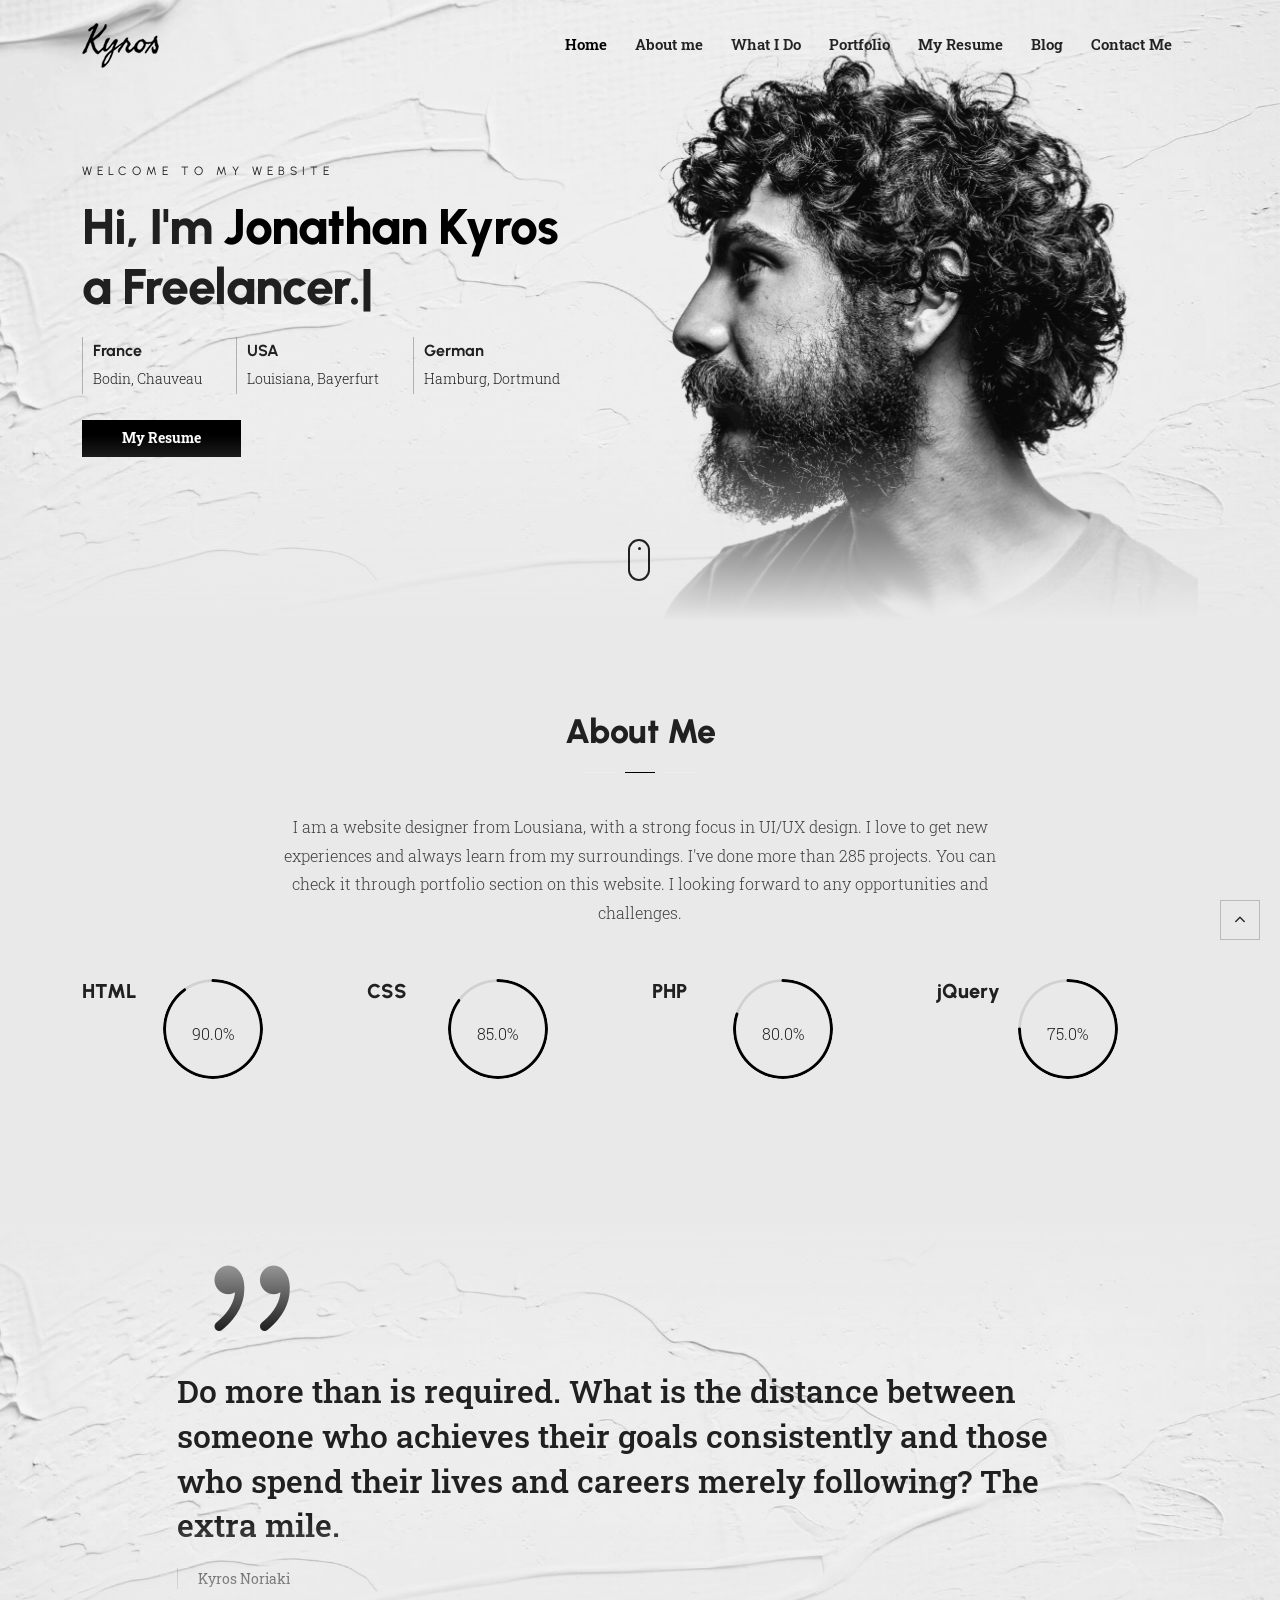
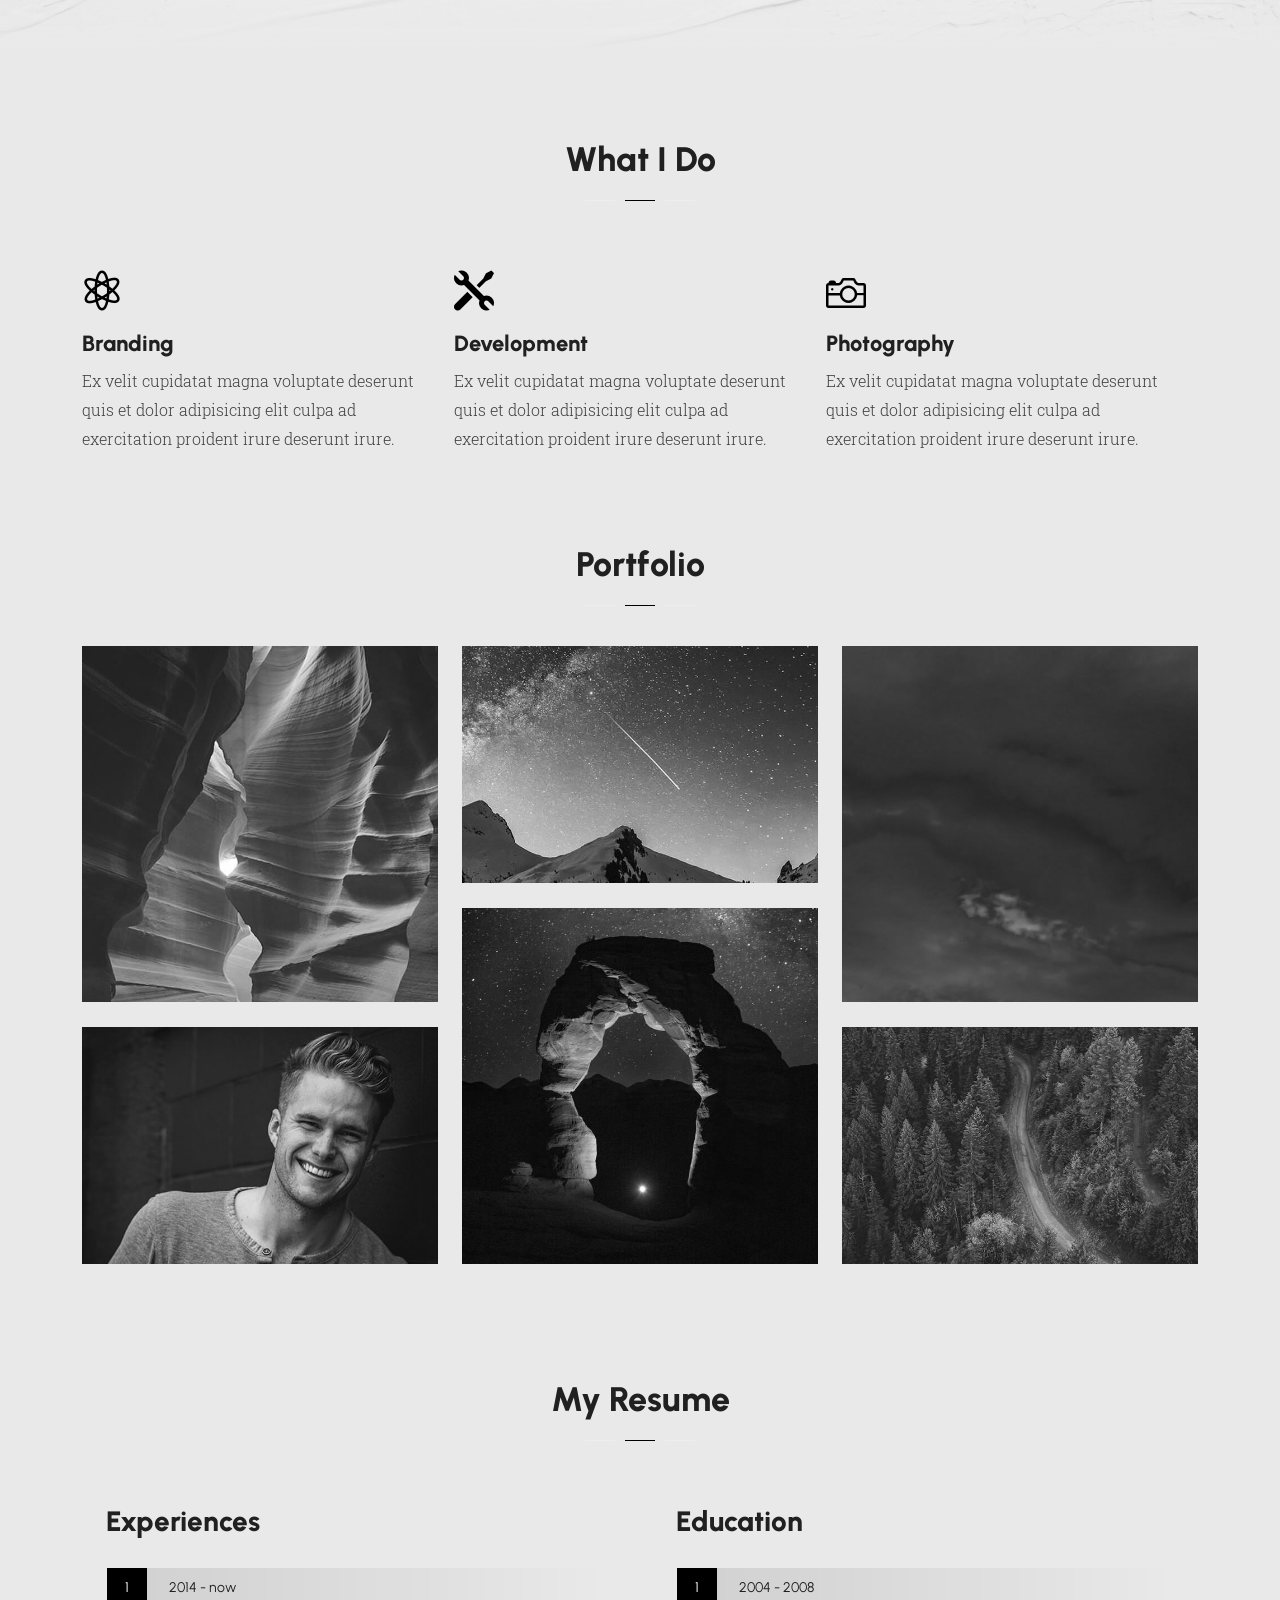
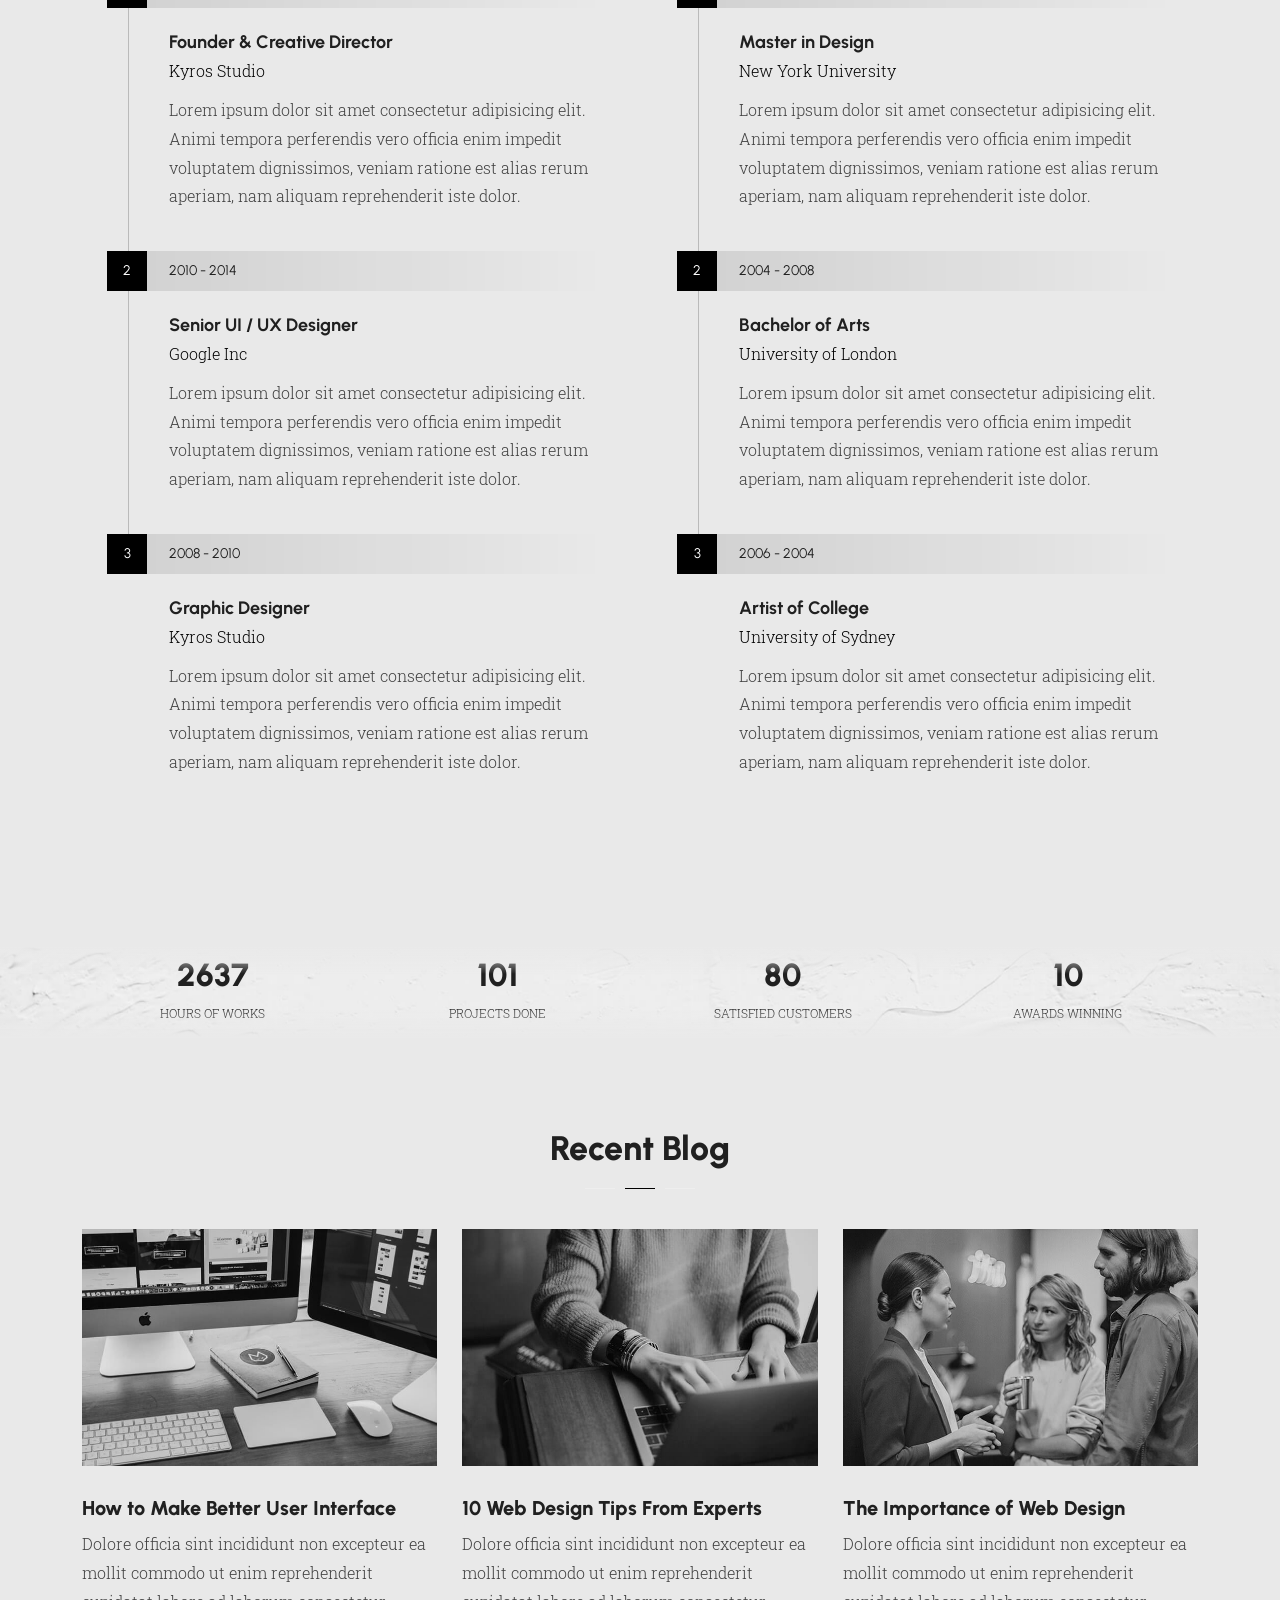
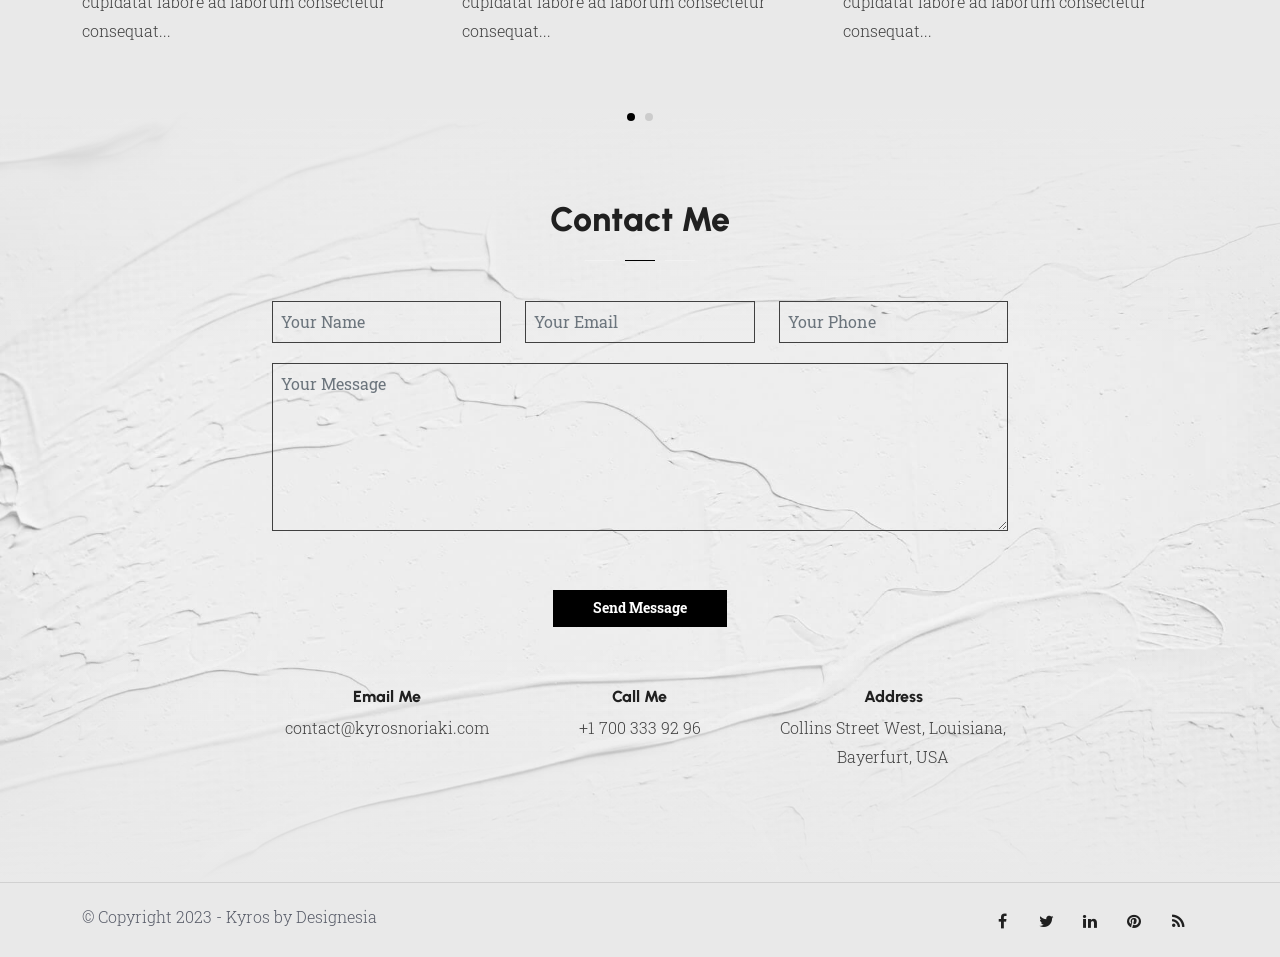
<file: index-grey.html>
<!DOCTYPE html>
<html lang="zxx">

<head>
    <title>Kyros - Personal Website</title>
    <link rel="icon" href="images/icon.png" type="image/gif" sizes="16x16">
    <meta content="text/html;charset=utf-8" http-equiv="Content-Type">
    <meta content="width=device-width, initial-scale=1.0" name="viewport" />
    <meta content="Kyros - Personal Website" name="description" />
    <meta content="" name="keywords" />
    <meta content="" name="author" />
    <!-- CSS Files
    ================================================== -->
    <link href="css/bootstrap.min.css" rel="stylesheet" type="text/css" id="bootstrap" />
    <link href="css/plugins.css" rel="stylesheet" type="text/css" />
    <link href="css/style.css" rel="stylesheet" type="text/css" />
    <link href="css/custom-style-4.css" rel="stylesheet" type="text/css" />
    <style>
        :root {
            --primary-color: #000000;
            --primary-color-rgb: 0,0,0;
        }
    </style>
    <link href="css/coloring.css" rel="stylesheet" type="text/css" />
</head>

<body class="onepage">
    <div id="wrapper">
        <!-- header begin -->
        <header class="transparent header-light">
            <div class="container">
                <div class="row">
                    <div class="col-md-12">
                        <div class="de-flex sm-pt10">
                            <div class="de-flex-col">
                                <div class="de-flex-col">
                                    <!-- logo begin -->
                                    <div id="logo">
                                        <a href="index.html">
                                            <img alt="" class="logo" src="images/logo-6.png" />
                                            <img alt="" class="logo-2" src="images/logo-6.png" />
                                        </a>
                                    </div>
                                    <!-- logo close -->
                                </div>
                            </div>
                            <div class="de-flex-col header-col-right">
                                <ul id="mainmenu">
                                    <li><a class="active" href="#top">Home<span></span></a></li>
                                    <li><a href="#section-about">About me<span></span></a></li>
                                    <li><a href="#section-services">What I Do<span></span></a></li>
                                    <li><a href="#section-portfolio">Portfolio<span></span></a></li>
                                    <li><a href="#section-resume">My Resume<span></span></a></li>
                                    <li><a href="#section-blog">Blog<span></span></a></li>
                                    <li><a href="#section-contact">Contact Me<span></span></a></li>
                                </ul>
                                <div class="menu_side_area">
                                    <span id="menu-btn"></span>
                                </div>
                            </div>
                        </div>
                    </div>
                </div>
            </div>
        </header>
        <!-- header close -->
        <!-- content begin -->
        <div class="no-bottom no-top" id="content">
            <div id="top"></div>

            <!-- page preloader begin -->
            <div id="preloader">
                <div class="preloader1"></div>
            </div>
            <!-- page preloader close -->
            
            <!-- float text begin -->
            <div class="float-text">
                <div class="de_social-icons">
                    <a href="#"><i class="fa fa-facebook fa-lg"></i></a>
                    <a href="#"><i class="fa fa-twitter fa-lg"></i></a>
                    <a href="#"><i class="fa fa-instagram fa-lg"></i></a>
                </div>
                <span>Follow Me</span>
            </div>
            <!-- float text close --> 

            <!-- load external content begin -->
            <div id="de_modal">
                <button class="button-close"></button>
                <div class="d-modal-loader"></div>
            </div>
             <!-- load external content close -->

            
            <section aria-label="section" class="jarallax no-top-md no-bottom sm-pt-120 overflow-hidden">
                <img src="images/background/l11.jpg" class="jarallax-img" alt="">
                <div class="container">
                        <div class="row align-items-center">
                            <div class="col-md-6">
                                <h5 class="s1 wow fadeInUp" data-wow-delay=".4s">Welcome to My Website</h5>
                                <div class="spacer-10"></div>
                                <div class="h1 wow fadeInUp" data-wow-delay=".6s">
                                    Hi, I'm <span class="id-color">Jonathan Kyros</span><br>a
                                    <div class="typed-strings">
                                        <p>Freelancer.</p>
                                        <p>Designer.</p>
                                        <p>Illustrator.</p>
                                        <p>Photographer.</p>
                                    </div>
                                    <div class="typed"></div>
                                </div>
                                <ul class="list_location wow fadeInUp" data-wow-delay=".8s">
                                    <li><span>France</span>Bodin, Chauveau</li>
                                    <li><span>USA</span>Louisiana, Bayerfurt</li>
                                    <li><span>German</span>Hamburg, Dortmund</li>
                                </ul>
                                <div class="spacer-10"></div>
                                <a class="btn-main wow fadeInUp" data-wow-delay=".6s" href="#section-resume">My Resume</a>
                            </div>
                            <div class="col-md-6">
                                <img src="images/misc/8.png" class="img-fluid wow fadeInUp" data-wow-delay=".8s" alt="">
                            </div>
                        </div>
                    </div>
                <a href="#section-about" class="mouse-icon-click scroll-to wow fadeInUp" data-wow-delay=".8s">
                    <span class="mouse fadeScroll relative" data-scroll-speed="10">
                        <span class="scroll"></span>
                    </span>
                </a>
                <div class="de-gradient-edge-bottom"></div>
            </section>
            <section id="section-about">
                <div class="container relative">
                    <div class="row">
                        <div class="col-md-12 text-center wow fadeInUp">
                            <h2>About Me</h2>
                            <div class="space-border"></div>
                        </div>
                        <div class="col-md-8 offset-md-2 text-center wow fadeInUp">
                            <p>I am a website designer from Lousiana, with a strong focus in UI/UX design. I love to get new experiences and always learn from my surroundings. I've done more than 285 projects. You can check it through portfolio section on
                                this website. I looking forward to any opportunities and challenges. </p>
                        </div>
                        <div class="spacer-single"></div>
                        <div class="col-lg-3 position-relative wow fadeIn" data-wow-delay=".2s">
                            <div class="position-relative">
                                <div class="progressbar" data-animate="false">
                                    <div class="circle" data-percent="90">
                                        <div></div>
                                    </div>
                                    <h4>HTML</h4>
                                </div>
                            </div>
                        </div>
                        <div class="col-lg-3 position-relative wow fadeIn" data-wow-delay=".4s">
                            <div class="position-relative">
                                <div class="progressbar" data-animate="false">
                                    <div class="circle" data-percent="85">
                                        <div></div>
                                    </div>
                                    <h4>CSS</h4>
                                </div>
                            </div>
                        </div>
                        <div class="col-lg-3 position-relative wow fadeIn" data-wow-delay=".6s">
                            <div class="position-relative">
                                <div class="progressbar" data-animate="false">
                                    <div class="circle" data-percent="80">
                                        <div></div>
                                    </div>
                                    <h4>PHP</h4>
                                </div>
                            </div>
                        </div>
                        <div class="col-lg-3 position-relative wow fadeIn" data-wow-delay=".8s">
                            <div class="position-relative">
                                <div class="progressbar" data-animate="false">
                                    <div class="circle" data-percent="75">
                                        <div></div>
                                    </div>
                                    <h4>jQuery</h4>
                                </div>
                            </div>
                        </div>
                    </div>
                </div>
            </section>
            <section id="section-my-quote" aria-label="section" class="jarallax no-top no-bottom">
                <div class="de-gradient-edge-top"></div>
                <img src="images/background/l11.jpg" class="jarallax-img" alt="">
                <div class="container">
                    <div class="row align-items-center">
                        <div class="col-md-10 offset-md-1">
                            <blockquote class="q-big wow fadeIn" data-wow-duration="3s">
                                <i class="d-big icon_quotations"></i>
                                Do more than is required. What is the distance between someone who achieves their goals consistently and those who spend their lives and careers merely following? The extra mile.
                                <span class="d-quote-by">Kyros Noriaki</span>
                            </blockquote>
                            <div class="spacer-double"></div>
                        </div>
                    </div>
                    </div>
                <div class="de-gradient-edge-bottom"></div>
            </section>
            <section id="section-services" class="no-bottom">
                <div class="container relative">
                    <div class="row">
                        <div class="col-md-12 text-center wow fadeInUp">
                            <h2>What I Do</h2>
                            <div class="space-border"></div>
                        </div>
                        <div class="spacer-single"></div>
                        <div class="row">
                            <div class="col-lg-4 wow fadeIn" data-wow-delay=".2s">
                                <div class="de-card-v1">
                                    <div class="d-inner">
                                        <i class="icon_genius id-color"></i>
                                        <div class="text">
                                            <h3>Branding</h3>
                                            Ex velit cupidatat magna voluptate deserunt quis et dolor adipisicing elit culpa ad exercitation proident irure deserunt irure.
                                        </div>
                                    </div>
                                </div>
                            </div>
                            <div class="col-lg-4 wow fadeIn" data-wow-delay=".4s">
                                <div class="de-card-v1">
                                    <div class="d-inner">
                                        <i class="icon_tools id-color"></i>
                                        <div class="text">
                                            <h3>Development</h3>
                                            Ex velit cupidatat magna voluptate deserunt quis et dolor adipisicing elit culpa ad exercitation proident irure deserunt irure.
                                        </div>
                                    </div>
                                </div>
                            </div>
                            <div class="col-lg-4 wow fadeIn" data-wow-delay=".6s">
                                <div class="de-card-v1">
                                    <div class="d-inner">
                                        <i class="icon_camera_alt id-color"></i>
                                        <div class="text">
                                            <h3>Photography</h3>
                                            Ex velit cupidatat magna voluptate deserunt quis et dolor adipisicing elit culpa ad exercitation proident irure deserunt irure.
                                        </div>
                                    </div>
                                </div>
                            </div>
                        </div>
                    </div>
                </div>
            </section>
            <section id="section-portfolio" class="no-bottom">
                <div class="container relative">
                    <div class="row">
                        <div class="col-md-12 text-center wow fadeInUp">
                            <h2>Portfolio</h2>
                            <div class="space-border"></div>
                        </div>
                    </div>
                    <div id="gallery" class="row sequence">
                        <div class="col-md-4 item">
                            <div class="de_modal wow" data-url="single-project.html">
                                <div class="card-image-1 mod-c" data-tilt>
                                    <div class="d-text">
                                        <h3>Single Image</h3>
                                        <h5 class="d-tag">website</h5>
                                    </div>
                                    <img src="images/gallery/1.jpg" class="img-fluid" alt="">
                                </div>
                            </div>
                        </div>
                        <div class="col-md-4 item">
                            <div class="de_modal wow" data-url="single-project-2.html">
                                <div class="card-image-1 mod-c" data-tilt>
                                    <div class="d-text">
                                        <h3>Multiple Images</h3>
                                        <h5 class="d-tag">website</h5>
                                    </div>
                                    <img src="images/gallery/2.jpg" class="img-fluid" alt="">
                                </div>
                            </div>
                        </div>
                        <div class="col-md-4 item">
                            <div class="de_modal wow" data-url="single-project-3.html">
                                <div class="card-image-1 mod-c" data-tilt>
                                    <div class="d-text">
                                        <h3>Self Hosted Video</h3>
                                        <h5 class="d-tag">website</h5>
                                    </div>
                                    <img src="images/gallery/3.jpg" class="img-fluid" alt="">
                                </div>
                            </div>
                        </div>
                        <div class="col-md-4 item">
                            <div class="de_modal wow" data-url="single-project.html">
                                <div class="card-image-1 mod-c" data-tilt>
                                    <div class="d-text">
                                        <h3>Bluetec App</h3>
                                        <h5 class="d-tag">website</h5>
                                    </div>
                                    <img src="images/gallery/4.jpg" class="img-fluid" alt="">
                                </div>
                            </div>
                        </div>
                        <div class="col-md-4 item">
                            <div class="de_modal wow" data-url="single-project.html">
                                <div class="card-image-1 mod-c" data-tilt>
                                    <div class="d-text">
                                        <h3>Uhost Hosting</h3>
                                        <h5 class="d-tag">website</h5>
                                    </div>
                                    <img src="images/gallery/5.jpg" class="img-fluid" alt="">
                                </div>
                            </div>
                        </div>
                        <div class="col-md-4 item">
                            <div class="de_modal wow" data-url="single-project.html">
                                <div class="card-image-1 mod-c" data-tilt>
                                    <div class="d-text">
                                        <h3>Bolo Creative</h3>
                                        <h5 class="d-tag">website</h5>
                                    </div>
                                    <img src="images/gallery/6.jpg" class="img-fluid" alt="">
                                </div>
                            </div>
                        </div>
                    </div>
                </div>
            </section>
            <section id="section-resume">
                <div class="container relative">
                    <div class="row">
                        <div class="col-md-12 text-center wow fadeInUp">
                            <h2>My Resume</h2>
                            <div class="space-border"></div>
                        </div>
                    </div>
                    <div class="row gh-5">
                        <div class="col-lg-6 wow fadeInUp">
                            <div class="p-4">
                                <h3 class="s_border">Experiences</h3>
                                <ul class="d_timeline">
                                    <li class="d_timeline-item">
                                        <h3 class="d_timeline-title">2014 - now</h3>
                                        <p class="d_timeline-text"><span class="d_title">Founder &amp; Creative Director</span><span class="d_company">Kyros Studio</span>Lorem ipsum dolor sit amet consectetur adipisicing elit. Animi tempora perferendis vero officia enim impedit voluptatem dignissimos, veniam ratione est alias rerum aperiam, nam aliquam reprehenderit iste dolor.</p>
                                    </li>
                                    <li class="d_timeline-item">
                                        <h3 class="d_timeline-title">2010 - 2014</h3>
                                        <p class="d_timeline-text"><span class="d_title">Senior UI / UX Designer</span><span class="d_company">Google Inc</span>Lorem ipsum dolor sit amet consectetur adipisicing elit. Animi tempora perferendis vero officia enim impedit voluptatem dignissimos, veniam ratione est alias rerum aperiam, nam aliquam reprehenderit iste dolor.</p>
                                    </li>
                                    <li class="d_timeline-item">
                                        <h3 class="d_timeline-title">2008 - 2010</h3>
                                        <p class="d_timeline-text"><span class="d_title">Graphic Designer</span><span class="d_company">Kyros Studio</span>Lorem ipsum dolor sit amet consectetur adipisicing elit. Animi tempora perferendis vero officia enim impedit voluptatem dignissimos, veniam ratione est alias rerum aperiam, nam aliquam reprehenderit iste dolor.</p>
                                    </li>
                                </ul>
                            </div>
                        </div>
                        <div class="col-lg-6 wow fadeInUp">
                            <div class="p-4">
                                <h3 class="s_border">Education</h3>
                                <ul class="d_timeline">
                                    <li class="d_timeline-item">
                                        <h3 class="d_timeline-title">2004 - 2008</h3>
                                        <p class="d_timeline-text"><span class="d_title">Master in Design</span><span class="d_company">New York University</span>Lorem ipsum dolor sit amet consectetur adipisicing elit. Animi tempora perferendis vero officia enim impedit voluptatem dignissimos, veniam ratione est alias rerum aperiam, nam aliquam reprehenderit iste dolor.</p>
                                    </li>
                                    <li class="d_timeline-item">
                                        <h3 class="d_timeline-title">2004 - 2008</h3>
                                        <p class="d_timeline-text"><span class="d_title">Bachelor of Arts</span><span class="d_company">University of London</span>Lorem ipsum dolor sit amet consectetur adipisicing elit. Animi tempora perferendis vero officia enim impedit voluptatem dignissimos, veniam ratione est alias rerum aperiam, nam aliquam reprehenderit iste dolor.</p>
                                    </li>
                                    <li class="d_timeline-item">
                                        <h3 class="d_timeline-title">2006 - 2004</h3>
                                        <p class="d_timeline-text"><span class="d_title">Artist of College</span><span class="d_company">University of Sydney</span>Lorem ipsum dolor sit amet consectetur adipisicing elit. Animi tempora perferendis vero officia enim impedit voluptatem dignissimos, veniam ratione est alias rerum aperiam, nam aliquam reprehenderit iste dolor.</p>
                                    </li>
                                </ul>
                            </div>
                        </div>
                    </div>
                </div>
            </section>
            <section id="section-fun-facts" aria-label="section" class="jarallax no-top no-bottom">
                <div class="de-gradient-edge-top"></div>
                <img src="images/background/l11.jpg" class="jarallax-img" alt="">
                <div class="container">
                        <div class="row">
                            <div class="col-md-3 wow fadeIn" data-wow-delay="0">
                                <div class="de_count text-center">
                                    <h3 class="timer" data-to="8240" data-speed="2500">0</h3>
                                    <span>Hours of Works</span>
                                </div>
                            </div>

                            <div class="col-md-3 wow fadeIn" data-wow-delay=".25s">
                                <div class="de_count text-center">
                                    <h3 class="timer" data-to="315" data-speed="2500">0</h3>
                                    <span>Projects Done</span>
                                </div>
                            </div>

                            <div class="col-md-3 wow fadeIn" data-wow-delay=".5s">
                                <div class="de_count text-center">
                                    <h3 class="timer" data-to="250" data-speed="2500">0</h3>
                                    <span>Satisfied Customers</span>
                                </div>
                            </div>

                            <div class="col-md-3 wow fadeIn" data-wow-delay=".75s">
                                <div class="de_count text-center">
                                    <h3 class="timer" data-to="32" data-speed="2500">0</h3>
                                    <span>Awards Winning</span>
                                </div>
                            </div>
                        </div>
                    </div>
                <div class="de-gradient-edge-bottom"></div>
            </section>
            <section id="section-blog" class="no-bottom">
                <div class="container relative">
                    <div class="row">
                        <div class="col-md-12 text-center wow fadeInUp">
                            <h2>Recent Blog</h2>
                            <div class="space-border"></div>
                        </div>
                    </div>
                    <div id="carousel-blog" class="owl-carousel wow fadeInUp">
                        <div class="bloglist item">
                            <div class="post-content">
                                <div class="post-image">
                                    <div class="de_modal" data-url="single-blog.html"><img alt="" src="images/blog/1.jpg" class="lazy grayscale"></div>
                                </div>
                                <div class="post-text">
                                    <h4 class="de_modal" data-url="single-blog.html">How to Make Better User Interface</h4>
                                    <p>Dolore officia sint incididunt non excepteur ea mollit commodo ut enim reprehenderit cupidatat labore ad laborum consectetur consequat...</p>
                                </div>
                            </div>
                        </div>
                        <div class="bloglist item">
                            <div class="post-content">
                                <div class="post-image">
                                    <div class="de_modal" data-url="single-blog.html"><img alt="" src="images/blog/2.jpg" class="lazy grayscale"></div>
                                </div>
                                <div class="post-text">
                                    <h4 class="de_modal" data-url="single-blog.html">10 Web Design Tips From Experts</h4>
                                    <p>Dolore officia sint incididunt non excepteur ea mollit commodo ut enim reprehenderit cupidatat labore ad laborum consectetur consequat...</p>
                                </div>
                            </div>
                        </div>
                        <div class="bloglist item">
                            <div class="post-content">
                                <div class="post-image">
                                    <div class="de_modal" data-url="single-blog.html"><img alt="" src="images/blog/3.jpg" class="lazy grayscale"></div>
                                </div>
                                <div class="post-text">
                                    <h4 class="de_modal" data-url="single-blog.html">The Importance of Web Design</h4>
                                    <p>Dolore officia sint incididunt non excepteur ea mollit commodo ut enim reprehenderit cupidatat labore ad laborum consectetur consequat...</p>
                                </div>
                            </div>
                        </div>
                        <div class="bloglist item">
                            <div class="post-content">
                                <div class="post-image">
                                    <div class="de_modal" data-url="single-blog.html"><img alt="" src="images/blog/4.jpg" class="lazy grayscale"></div>
                                </div>
                                <div class="post-text">
                                    <h4 class="de_modal" data-url="single-blog.html">10 Web Design Tips From Experts</h4>
                                    <p>Dolore officia sint incididunt non excepteur ea mollit commodo ut enim reprehenderit cupidatat labore ad laborum consectetur consequat...</p>
                                </div>
                            </div>
                        </div>
                        <div class="bloglist item">
                            <div class="post-content">
                                <div class="post-image">
                                    <div class="de_modal" data-url="single-blog.html"><img alt="" src="images/blog/5.jpg" class="lazy grayscale"></div>
                                </div>
                                <div class="post-text">
                                    <h4 class="de_modal" data-url="single-blog.html">The Importance of Web Design</h4>
                                    <p>Dolore officia sint incididunt non excepteur ea mollit commodo ut enim reprehenderit cupidatat labore ad laborum consectetur consequat...</p>
                                </div>
                            </div>
                        </div>
                        <div class="bloglist item">
                            <div class="post-content">
                                <div class="post-image">
                                    <div class="de_modal" data-url="single-blog.html"><img alt="" src="images/blog/6.jpg" class="lazy grayscale"></div>
                                </div>
                                <div class="post-text">
                                    <h4 class="de_modal" data-url="single-blog.html">Tips for Healthy Teeth<span></span></h4>
                                    <p>Dolore officia sint incididunt non excepteur ea mollit commodo ut enim reprehenderit cupidatat labore ad laborum consectetur consequat...</p>
                                </div>
                            </div>
                        </div>
                    </div>
                </div>
            </section>
            <section id="section-contact" class="jarallax">
                <div class="de-gradient-edge-top"></div>
                <img src="images/background/l11.jpg" class="jarallax-img" alt="">
                <div class="container z-index-1000">
                    <div class="row">
                        <div class="col-md-12 text-center wow fadeInUp">
                            <h2>Contact Me</h2>
                            <div class="space-border"></div>
                        </div>
                        <div class="col-lg-8 offset-lg-2 wow fadeInUp">
                            <div class="contact_form_wrapper">
                                <form name="contactForm" id="contact_form" class="form-border" method="post" action="#">
                                    <div class="row">
                                        <div class="col-md-4">
                                            <div class="field-set">
                                                <input type="text" name="Name" id="name" class="form-control" placeholder="Your Name" required>
                                            </div>
                                        </div>
                                        <div class="col-md-4">
                                            <div class="field-set">
                                                <input type="text" name="Email" id="email" class="form-control" placeholder="Your Email" required>
                                            </div>
                                        </div>
                                        <div class="col-md-4">
                                            <div class="field-set">
                                                <input type="text" name="phone" id="phone" class="form-control" placeholder="Your Phone" required>
                                            </div>
                                        </div>
                                    </div>
                                    <div class="text-center">
                                        <div class="field-set">
                                            <textarea name="message" id="message" class="form-control" placeholder="Your Message" required></textarea>
                                        </div>
                                        <div class="g-recaptcha" data-sitekey="copy-your-site-key-here"></div>
                                        <div id='submit' class="mt10">
                                            <input type='submit' id='send_message' value='Send Message' class="btn-main">
                                        </div>

                                        <div id="success_message" class='success'>
                                            Your message has been sent successfully. Refresh this page if you want to send more messages.
                                        </div>
                                        <div id="error_message" class='error'>
                                            Sorry there was an error sending your form.
                                        </div>

                                    </div>
                                </form>
                            </div>
                            <div class="spacer-double"></div>
                            <div class="row text-center wow fadeInUp">
                                <div class="col-md-4">
                                    <div class="wm-1"></div>
                                    <h6>Email Me</h6>
                                    <p>contact@kyrosnoriaki.com</p>
                                </div>
                                <div class="col-md-4">
                                    <div class="wm-1"></div>
                                    <h6>Call Me</h6>
                                    <p>+1 700 333 92 96</p>
                                </div>
                                <div class="col-md-4">
                                    <div class="wm-1"></div>
                                    <h6>Address</h6>
                                    <p>Collins Street West, Louisiana, Bayerfurt, USA</p>
                                </div>
                            </div>
                        </div>
                    </div>
                </div>
                <div class="de-gradient-edge-bottom"></div>
            </section>
        </div>
        <!-- content close -->
        <a href="#" id="back-to-top"></a>
        <!-- footer begin -->
        <footer>
            <div class="container">
                <div class="row">
                    <div class="col-md-6">
                        <a href="index.html">
                            <span class="copy">&copy; Copyright 2023 - Kyros by Designesia</span>
                        </a>
                    </div>
                    <div class="col-md-6">
                        <div class="social-icons">
                            <a href="#"><i class="fa fa-facebook fa-lg"></i></a>
                            <a href="#"><i class="fa fa-twitter fa-lg"></i></a>
                            <a href="#"><i class="fa fa-linkedin fa-lg"></i></a>
                            <a href="#"><i class="fa fa-pinterest fa-lg"></i></a>
                            <a href="#"><i class="fa fa-rss fa-lg"></i></a>
                        </div>
                    </div>
                </div>
            </div>
        </footer>
        <!-- footer close -->
    </div>
    <!-- Javascript Files
    ================================================== -->
    <script src="js/plugins.js"></script>
    <script src="js/designesia.js"></script>
    <script src='https://www.google.com/recaptcha/api.js' async defer></script>
    <script src="form.js"></script>
    <script>
    jQuery(document).ready(function() {
        $(function() {
            // jquery typed plugin
            $(".typed").typed({
                stringsElement: $('.typed-strings'),
                typeSpeed: 100,
                backDelay: 500,
                loop: true,
                contentType: 'html', // or text
                // defaults to false for infinite loop
                loopCount: false,
                callback: function() { null; },
                resetCallback: function() { newTyped(); }
            });
        });
    });
    </script>
</body>

</html>
</file>
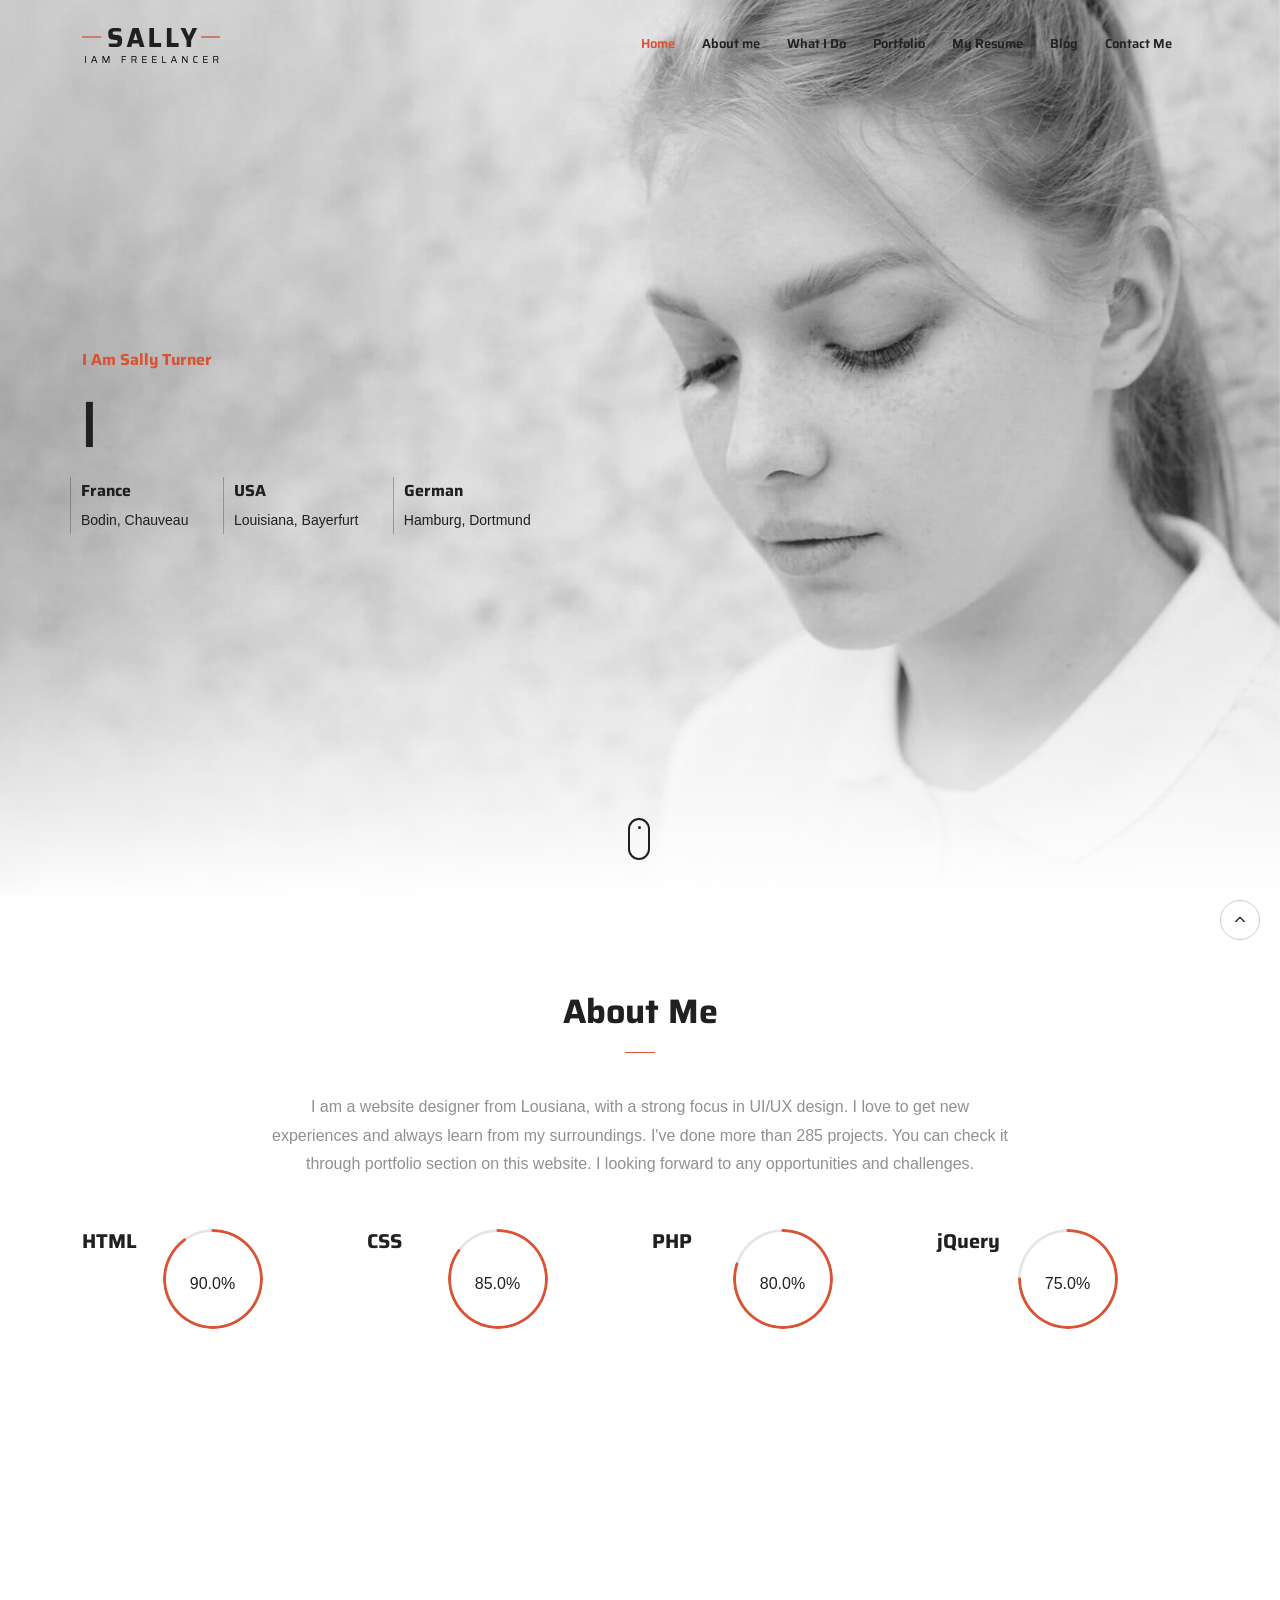
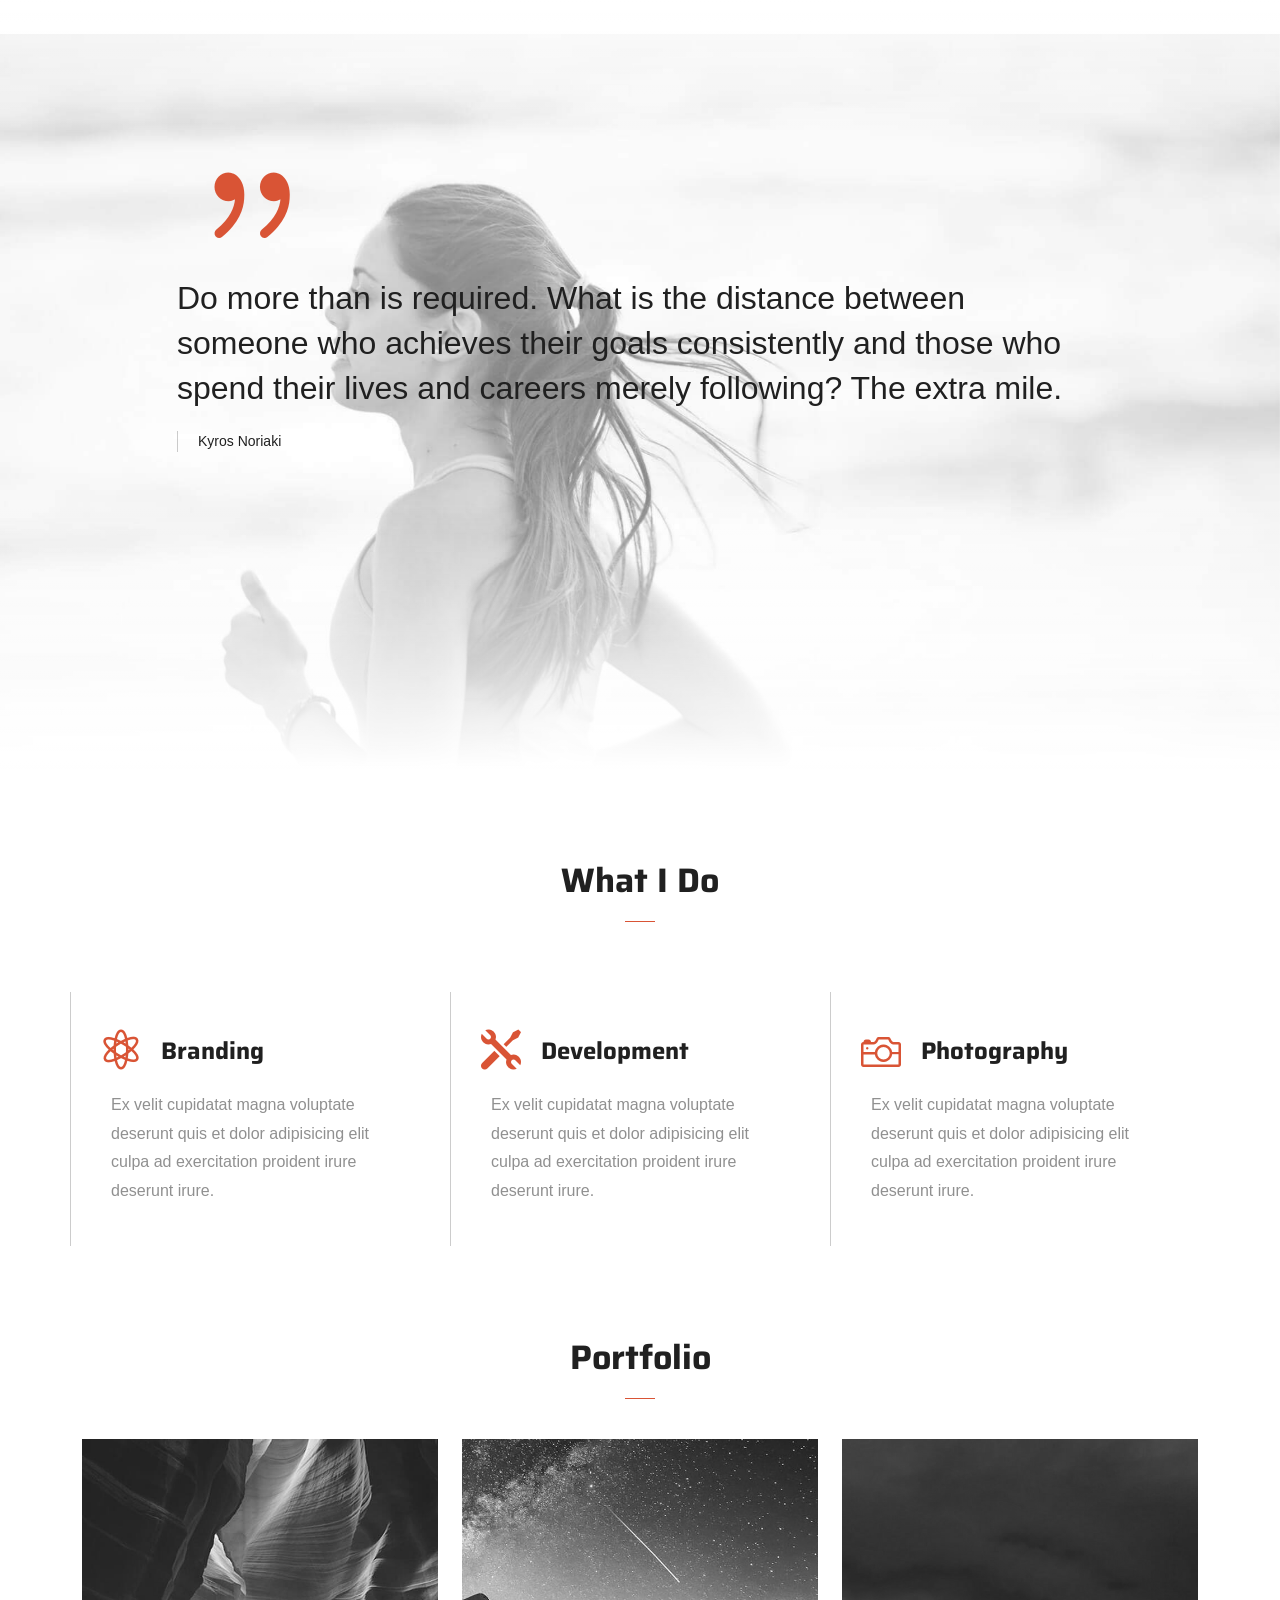
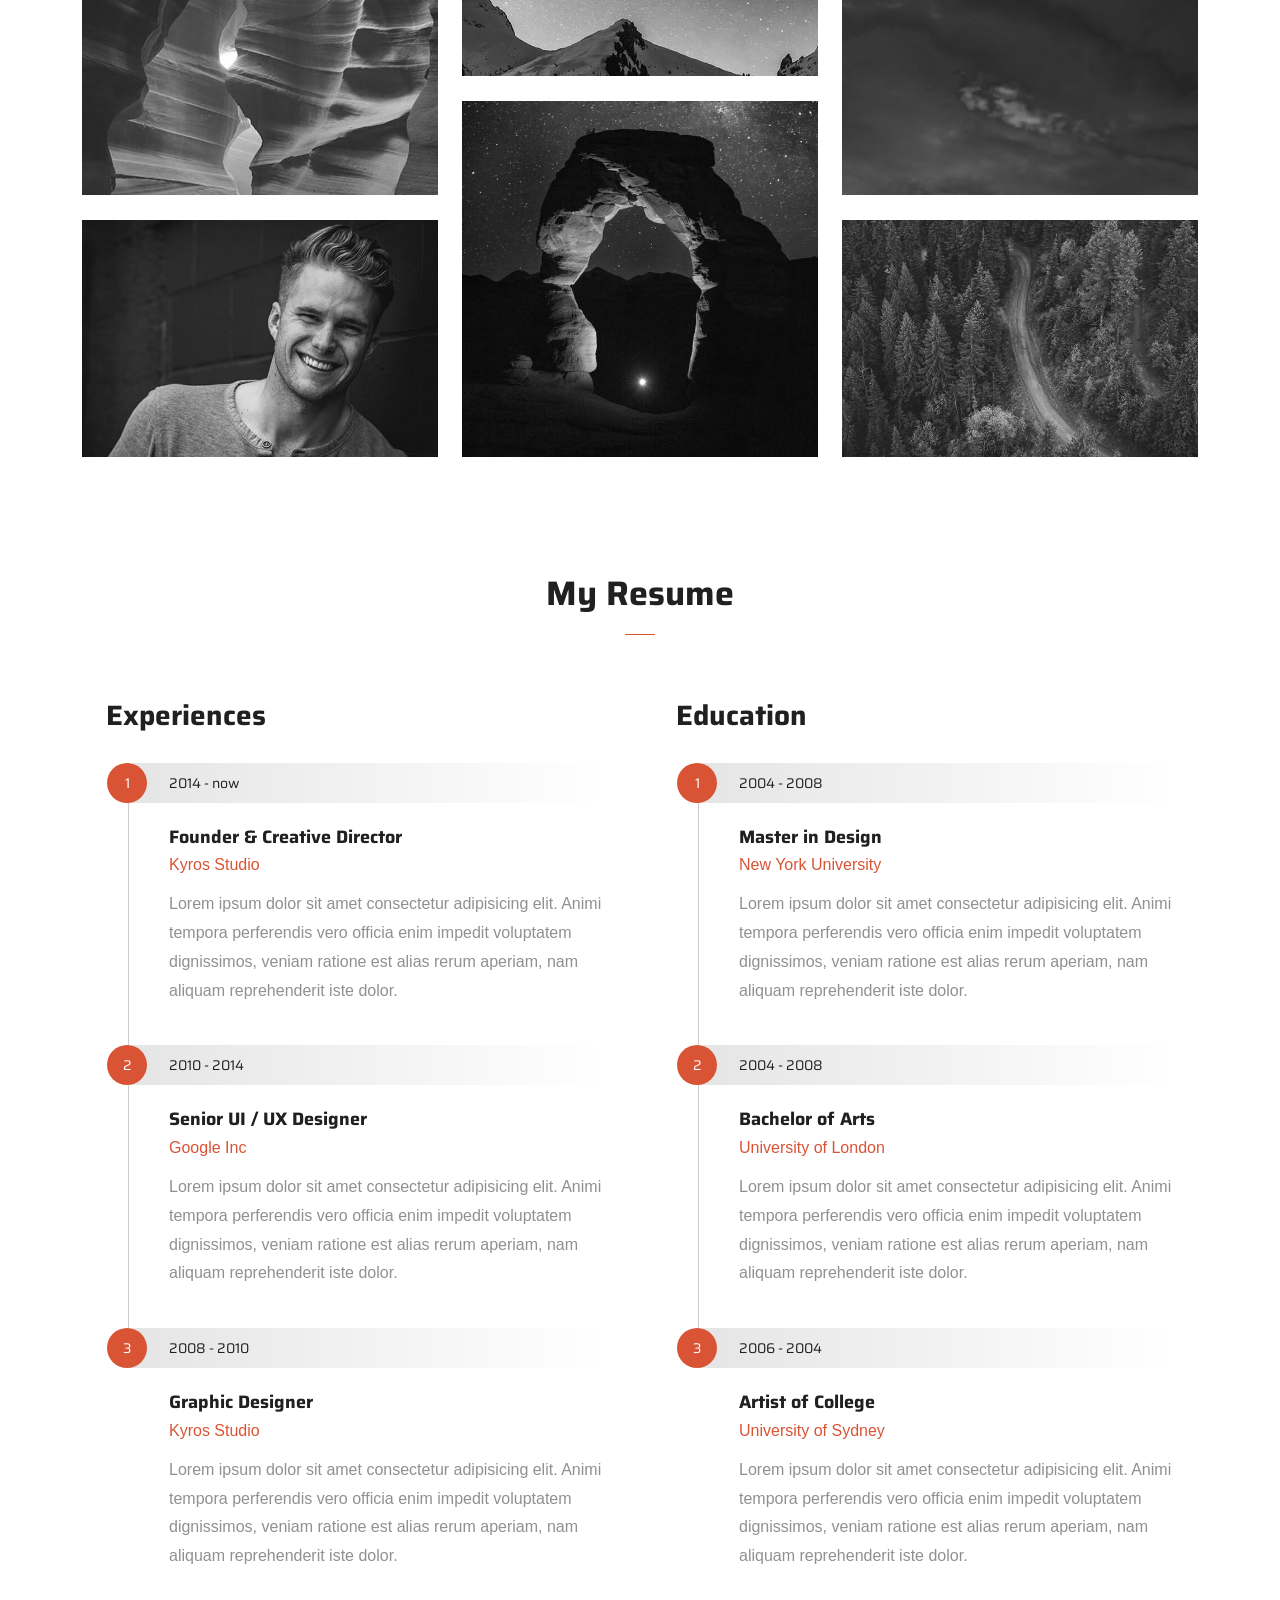
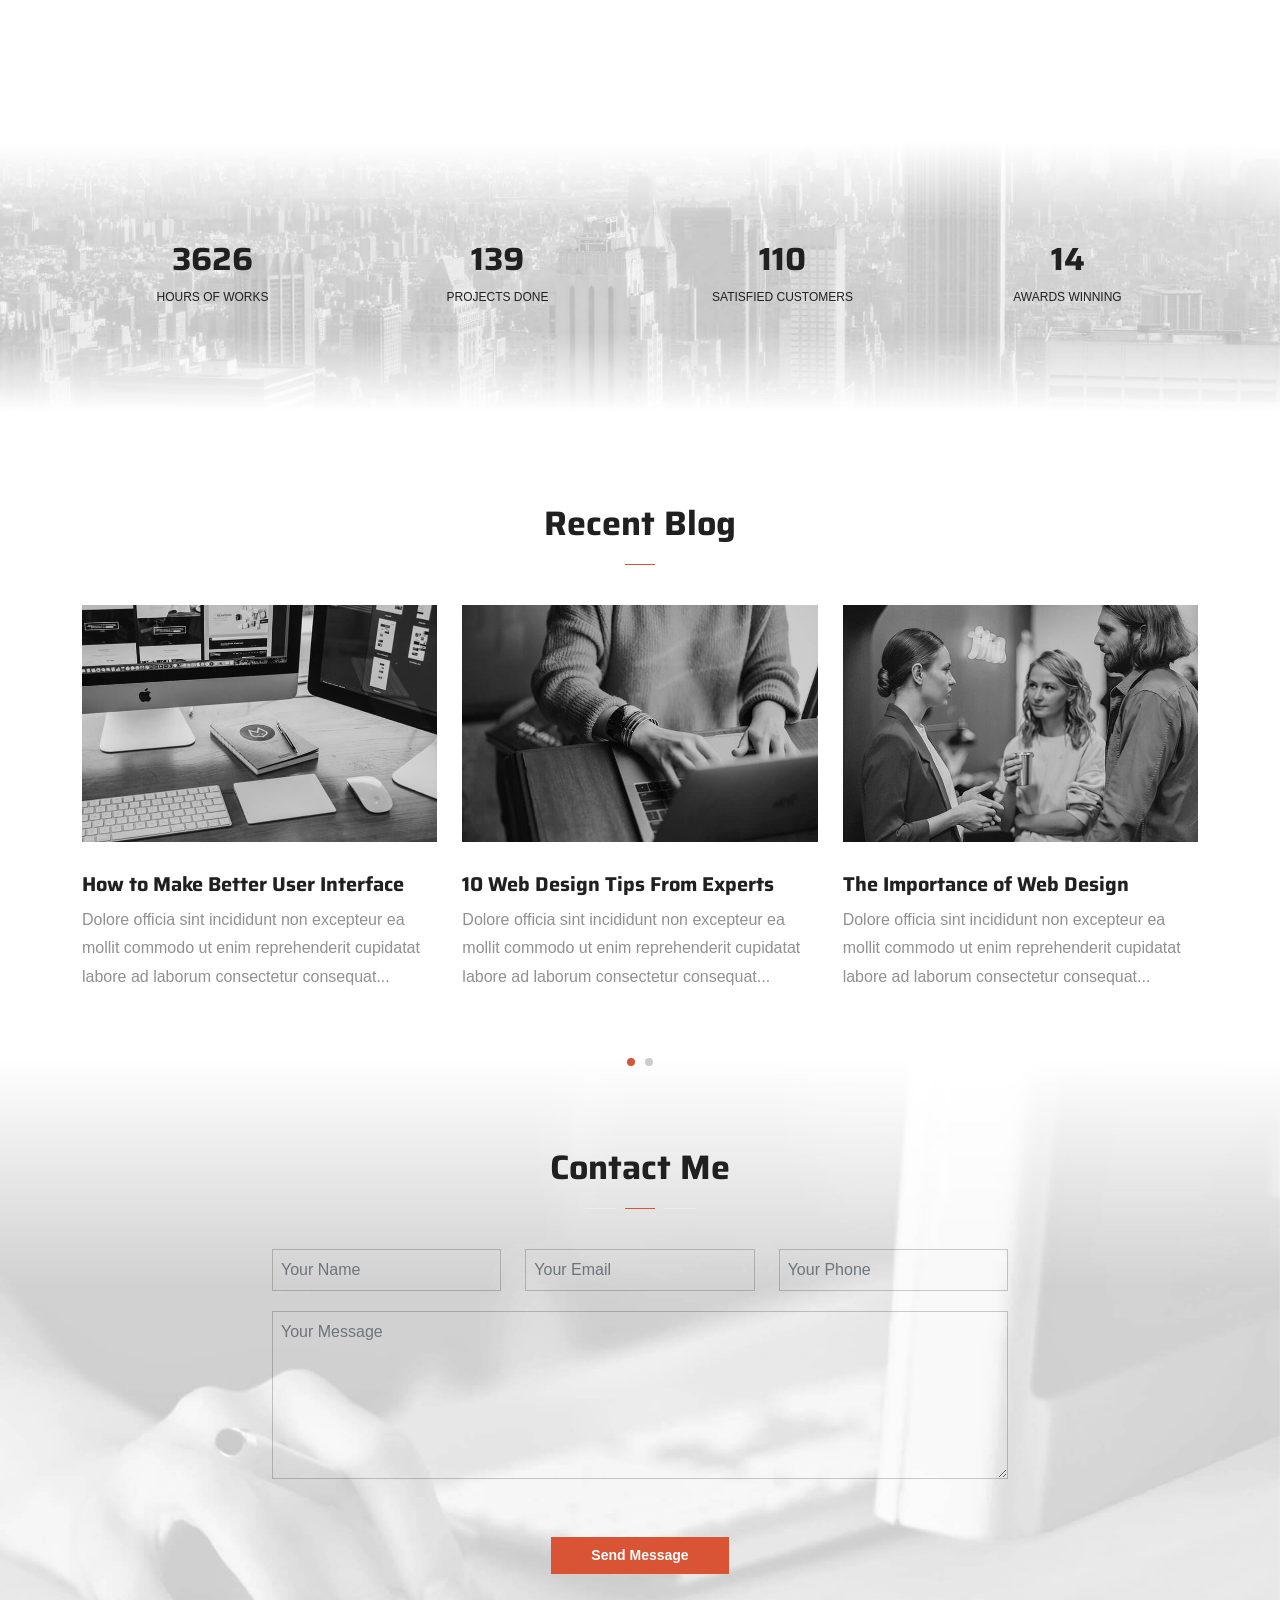
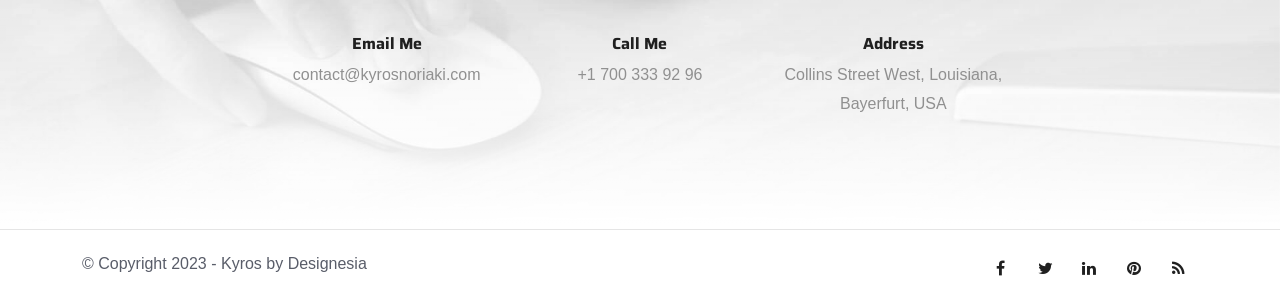
<file: index-light.html>
<!DOCTYPE html>
<html lang="zxx">

<head>
    <title>Kyros - Personal Website</title>
    <link rel="icon" href="images/icon.png" type="image/gif" sizes="16x16">
    <meta content="text/html;charset=utf-8" http-equiv="Content-Type">
    <meta content="width=device-width, initial-scale=1.0" name="viewport" />
    <meta content="Kyros - Personal Website" name="description" />
    <meta content="" name="keywords" />
    <meta content="" name="author" />
    <!-- CSS Files
    ================================================== -->
    <link href="css/bootstrap.min.css" rel="stylesheet" type="text/css" id="bootstrap" />
    <link href="css/plugins.css" rel="stylesheet" type="text/css" />
    <link href="css/style.css" rel="stylesheet" type="text/css" />
    <style>
        :root {
            --primary-color: #D95435;
            --primary-color-rgb: 217, 84, 53;
        }
    </style>
    <link href="css/coloring.css" rel="stylesheet" type="text/css" />
</head>

<body class="onepage">
    <div id="wrapper">
        <!-- header begin -->
        <header class="transparent header-light">
            <div class="container">
                <div class="row">
                    <div class="col-md-12">
                        <div class="de-flex sm-pt10">
                            <div class="de-flex-col">
                                <div class="de-flex-col">
                                    <!-- logo begin -->
                                    <div id="logo">
                                        <a href="index.html">
                                            <img alt="" class="logo" src="images/logo-3.png" />
                                            <img alt="" class="logo-2" src="images/logo-3.png" />
                                        </a>
                                    </div>
                                    <!-- logo close -->
                                </div>
                            </div>
                            <div class="de-flex-col header-col-right">
                                <ul id="mainmenu">
                                    <li><a class="active" href="#top">Home<span></span></a></li>
                                    <li><a href="#section-about">About me<span></span></a></li>
                                    <li><a href="#section-services">What I Do<span></span></a></li>
                                    <li><a href="#section-portfolio">Portfolio<span></span></a></li>
                                    <li><a href="#section-resume">My Resume<span></span></a></li>
                                    <li><a href="#section-blog">Blog<span></span></a></li>
                                    <li><a href="#section-contact">Contact Me<span></span></a></li>
                                </ul>
                                <div class="menu_side_area">
                                    <span id="menu-btn"></span>
                                </div>
                            </div>
                        </div>
                    </div>
                </div>
            </div>
        </header>
        <!-- header close -->
        <!-- content begin -->
        <div class="no-bottom no-top" id="content">
            <div id="top"></div>

            <!-- page preloader begin -->
            <div id="preloader">
                <div class="preloader1"></div>
            </div>
            <!-- page preloader close -->
            
            <!-- float text begin -->
            <div class="float-text">
                <div class="de_social-icons">
                    <a href="#"><i class="fa fa-facebook fa-lg"></i></a>
                    <a href="#"><i class="fa fa-twitter fa-lg"></i></a>
                    <a href="#"><i class="fa fa-instagram fa-lg"></i></a>
                </div>
                <span>Follow Me</span>
            </div>
            <!-- float text close --> 

            <!-- load external content begin -->
            <div id="de_modal">
                <button class="button-close"></button>
                <div class="d-modal-loader"></div>
            </div>
             <!-- load external content close -->

            <section aria-label="section" class="jarallax no-top no-bottom">
                <img src="images/background/l1.jpg" class="jarallax-img" alt="">
                <div class="v-center">
                    <div class="container">
                        <div class="row align-items-center">
                            <div class="col-md-12">
                                <h6 class="wow fadeInUp" data-wow-delay=".4s"><span class="id-color">I Am Sally Turner</span></h6>
                                <div class="spacer-10"></div>
                                <div class="h1_big wow fadeInUp" data-wow-delay=".6s">
                                    <div class="typed-strings">
                                        <p>Freelancer</p>
                                        <p>Programmer</p>
                                        <p>Photographer</p>
                                    </div>
                                    <div class="typed"></div>
                                </div>
                            </div>
                            <div class="spacer-20"></div>
                            <ul class="list_location wow fadeInUp" data-wow-delay=".8s">
                                <li><span>France</span>Bodin, Chauveau</li>
                                <li><span>USA</span>Louisiana, Bayerfurt</li>
                                <li><span>German</span>Hamburg, Dortmund</li>
                            </ul>
                        </div>
                    </div>
                </div>
                <a href="#section-about" class="mouse-icon-click scroll-to">
                    <span class="mouse fadeScroll relative" data-scroll-speed="10">
                        <span class="scroll"></span>
                    </span>
                </a>
                <div class="de-gradient-edge-bottom"></div>
            </section>
            <section id="section-about">
                <div class="container relative">
                    <div class="row">
                        <div class="col-md-12 text-center wow fadeInUp">
                            <h2>About Me</h2>
                            <div class="space-border"></div>
                        </div>
                        <div class="col-md-8 offset-md-2 text-center wow fadeInUp">
                            <p>I am a website designer from Lousiana, with a strong focus in UI/UX design. I love to get new experiences and always learn from my surroundings. I've done more than 285 projects. You can check it through portfolio section on
                                this website. I looking forward to any opportunities and challenges. </p>
                        </div>
                        <div class="spacer-single"></div>
                        <div class="col-lg-3 position-relative wow fadeIn" data-wow-delay=".2s">
                            <div class="position-relative">
                                <div class="progressbar" data-animate="false">
                                    <div class="circle" data-percent="90">
                                        <div></div>
                                    </div>
                                    <h4>HTML</h4>
                                </div>
                            </div>
                        </div>
                        <div class="col-lg-3 position-relative wow fadeIn" data-wow-delay=".4s">
                            <div class="position-relative">
                                <div class="progressbar" data-animate="false">
                                    <div class="circle" data-percent="85">
                                        <div></div>
                                    </div>
                                    <h4>CSS</h4>
                                </div>
                            </div>
                        </div>
                        <div class="col-lg-3 position-relative wow fadeIn" data-wow-delay=".6s">
                            <div class="position-relative">
                                <div class="progressbar" data-animate="false">
                                    <div class="circle" data-percent="80">
                                        <div></div>
                                    </div>
                                    <h4>PHP</h4>
                                </div>
                            </div>
                        </div>
                        <div class="col-lg-3 position-relative wow fadeIn" data-wow-delay=".8s">
                            <div class="position-relative">
                                <div class="progressbar" data-animate="false">
                                    <div class="circle" data-percent="75">
                                        <div></div>
                                    </div>
                                    <h4>jQuery</h4>
                                </div>
                            </div>
                        </div>
                    </div>
                </div>
            </section>
            <section id="section-my-quote" aria-label="section" class="jarallax no-top no-bottom">
                <div class="de-gradient-edge-top"></div>
                <img src="images/background/l2.jpg" class="jarallax-img" alt="">
                <div class="v-center">
                    <div class="container">
                        <div class="row align-items-center">
                            <div class="col-md-10 offset-md-1">
                                <blockquote class="q-big wow fadeIn" data-wow-duration="3s">
                                    <i class="d-big icon_quotations"></i>
                                    Do more than is required. What is the distance between someone who achieves their goals consistently and those who spend their lives and careers merely following? The extra mile.
                                    <span class="d-quote-by">Kyros Noriaki</span>
                                </blockquote>
                                <div class="spacer-double"></div>
                            </div>
                        </div>
                    </div>
                </div>
                <div class="de-gradient-edge-bottom"></div>
            </section>
            <section id="section-services" class="no-bottom">
                <div class="container relative">
                    <div class="row">
                        <div class="col-md-12 text-center wow fadeInUp">
                            <h2>What I Do</h2>
                            <div class="space-border"></div>
                        </div>
                        <div class="spacer-single"></div>
                        <div class="row g-0">
                            <div class="col-lg-4 wow fadeIn" data-wow-delay=".2s">
                                <div class="de_3d-box">
                                    <div class="d-inner">
                                        <i class="icon_genius id-color"></i>
                                        <div class="text">
                                            <h3>Branding</h3>
                                            Ex velit cupidatat magna voluptate deserunt quis et dolor adipisicing elit culpa ad exercitation proident irure deserunt irure.
                                        </div>
                                    </div>
                                </div>
                            </div>
                            <div class="col-lg-4 wow fadeIn" data-wow-delay=".4s">
                                <div class="de_3d-box">
                                    <div class="d-inner">
                                        <i class="icon_tools id-color"></i>
                                        <div class="text">
                                            <h3>Development</h3>
                                            Ex velit cupidatat magna voluptate deserunt quis et dolor adipisicing elit culpa ad exercitation proident irure deserunt irure.
                                        </div>
                                    </div>
                                </div>
                            </div>
                            <div class="col-lg-4 wow fadeIn" data-wow-delay=".6s">
                                <div class="de_3d-box">
                                    <div class="d-inner">
                                        <i class="icon_camera_alt id-color"></i>
                                        <div class="text">
                                            <h3>Photography</h3>
                                            Ex velit cupidatat magna voluptate deserunt quis et dolor adipisicing elit culpa ad exercitation proident irure deserunt irure.
                                        </div>
                                    </div>
                                </div>
                            </div>
                        </div>
                    </div>
                </div>
            </section>
            <section id="section-portfolio" class="no-bottom">
                <div class="container relative">
                    <div class="row">
                        <div class="col-md-12 text-center wow fadeInUp">
                            <h2>Portfolio</h2>
                            <div class="space-border"></div>
                        </div>
                    </div>
                    <div id="gallery" class="row sequence">
                        <div class="col-md-4 item">
                            <div class="de_modal wow" data-url="single-project.html">
                                <div class="card-image-1 mod-c" data-tilt>
                                    <div class="d-text">
                                        <h3>Single Image</h3>
                                        <h5 class="d-tag">website</h5>
                                    </div>
                                    <img src="images/gallery/1.jpg" class="img-fluid" alt="">
                                </div>
                            </div>
                        </div>
                        <div class="col-md-4 item">
                            <div class="de_modal wow" data-url="single-project-2.html">
                                <div class="card-image-1 mod-c" data-tilt>
                                    <div class="d-text">
                                        <h3>Multiple Images</h3>
                                        <h5 class="d-tag">website</h5>
                                    </div>
                                    <img src="images/gallery/2.jpg" class="img-fluid" alt="">
                                </div>
                            </div>
                        </div>
                        <div class="col-md-4 item">
                            <div class="de_modal wow" data-url="single-project-3.html">
                                <div class="card-image-1 mod-c" data-tilt>
                                    <div class="d-text">
                                        <h3>Self Hosted Video</h3>
                                        <h5 class="d-tag">website</h5>
                                    </div>
                                    <img src="images/gallery/3.jpg" class="img-fluid" alt="">
                                </div>
                            </div>
                        </div>
                        <div class="col-md-4 item">
                            <div class="de_modal wow" data-url="single-project.html">
                                <div class="card-image-1 mod-c" data-tilt>
                                    <div class="d-text">
                                        <h3>Bluetec App</h3>
                                        <h5 class="d-tag">website</h5>
                                    </div>
                                    <img src="images/gallery/4.jpg" class="img-fluid" alt="">
                                </div>
                            </div>
                        </div>
                        <div class="col-md-4 item">
                            <div class="de_modal wow" data-url="single-project.html">
                                <div class="card-image-1 mod-c" data-tilt>
                                    <div class="d-text">
                                        <h3>Uhost Hosting</h3>
                                        <h5 class="d-tag">website</h5>
                                    </div>
                                    <img src="images/gallery/5.jpg" class="img-fluid" alt="">
                                </div>
                            </div>
                        </div>
                        <div class="col-md-4 item">
                            <div class="de_modal wow" data-url="single-project.html">
                                <div class="card-image-1 mod-c" data-tilt>
                                    <div class="d-text">
                                        <h3>Bolo Creative</h3>
                                        <h5 class="d-tag">website</h5>
                                    </div>
                                    <img src="images/gallery/6.jpg" class="img-fluid" alt="">
                                </div>
                            </div>
                        </div>
                    </div>
                </div>
            </section>
            <section id="section-resume">
                <div class="container relative">
                    <div class="row">
                        <div class="col-md-12 text-center wow fadeInUp">
                            <h2>My Resume</h2>
                            <div class="space-border"></div>
                        </div>
                    </div>
                    <div class="row gh-5">
                        <div class="col-lg-6 wow fadeInUp">
                            <div class="p-4">
                                <h3 class="s_border">Experiences</h3>
                                <ul class="d_timeline">
                                    <li class="d_timeline-item">
                                        <h3 class="d_timeline-title">2014 - now</h3>
                                        <p class="d_timeline-text"><span class="d_title">Founder &amp; Creative Director</span><span class="d_company">Kyros Studio</span>Lorem ipsum dolor sit amet consectetur adipisicing elit. Animi tempora perferendis vero officia enim impedit voluptatem dignissimos, veniam ratione est alias rerum aperiam, nam aliquam reprehenderit iste dolor.</p>
                                    </li>
                                    <li class="d_timeline-item">
                                        <h3 class="d_timeline-title">2010 - 2014</h3>
                                        <p class="d_timeline-text"><span class="d_title">Senior UI / UX Designer</span><span class="d_company">Google Inc</span>Lorem ipsum dolor sit amet consectetur adipisicing elit. Animi tempora perferendis vero officia enim impedit voluptatem dignissimos, veniam ratione est alias rerum aperiam, nam aliquam reprehenderit iste dolor.</p>
                                    </li>
                                    <li class="d_timeline-item">
                                        <h3 class="d_timeline-title">2008 - 2010</h3>
                                        <p class="d_timeline-text"><span class="d_title">Graphic Designer</span><span class="d_company">Kyros Studio</span>Lorem ipsum dolor sit amet consectetur adipisicing elit. Animi tempora perferendis vero officia enim impedit voluptatem dignissimos, veniam ratione est alias rerum aperiam, nam aliquam reprehenderit iste dolor.</p>
                                    </li>
                                </ul>
                            </div>
                        </div>
                        <div class="col-lg-6 wow fadeInUp">
                            <div class="p-4">
                                <h3 class="s_border">Education</h3>
                                <ul class="d_timeline">
                                    <li class="d_timeline-item">
                                        <h3 class="d_timeline-title">2004 - 2008</h3>
                                        <p class="d_timeline-text"><span class="d_title">Master in Design</span><span class="d_company">New York University</span>Lorem ipsum dolor sit amet consectetur adipisicing elit. Animi tempora perferendis vero officia enim impedit voluptatem dignissimos, veniam ratione est alias rerum aperiam, nam aliquam reprehenderit iste dolor.</p>
                                    </li>
                                    <li class="d_timeline-item">
                                        <h3 class="d_timeline-title">2004 - 2008</h3>
                                        <p class="d_timeline-text"><span class="d_title">Bachelor of Arts</span><span class="d_company">University of London</span>Lorem ipsum dolor sit amet consectetur adipisicing elit. Animi tempora perferendis vero officia enim impedit voluptatem dignissimos, veniam ratione est alias rerum aperiam, nam aliquam reprehenderit iste dolor.</p>
                                    </li>
                                    <li class="d_timeline-item">
                                        <h3 class="d_timeline-title">2006 - 2004</h3>
                                        <p class="d_timeline-text"><span class="d_title">Artist of College</span><span class="d_company">University of Sydney</span>Lorem ipsum dolor sit amet consectetur adipisicing elit. Animi tempora perferendis vero officia enim impedit voluptatem dignissimos, veniam ratione est alias rerum aperiam, nam aliquam reprehenderit iste dolor.</p>
                                    </li>
                                </ul>
                            </div>
                        </div>
                    </div>
                </div>
            </section>
            <section id="section-fun-facts" aria-label="section" class="jarallax">
                <div class="de-gradient-edge-top"></div>
                <img src="images/background/l3.jpg" class="jarallax-img" alt="">
                <div class="container">
                        <div class="row">
                            <div class="col-md-3 wow fadeIn" data-wow-delay="0">
                                <div class="de_count text-center">
                                    <h3 class="timer" data-to="8240" data-speed="2500">0</h3>
                                    <span>Hours of Works</span>
                                </div>
                            </div>

                            <div class="col-md-3 wow fadeIn" data-wow-delay=".25s">
                                <div class="de_count text-center">
                                    <h3 class="timer" data-to="315" data-speed="2500">0</h3>
                                    <span>Projects Done</span>
                                </div>
                            </div>

                            <div class="col-md-3 wow fadeIn" data-wow-delay=".5s">
                                <div class="de_count text-center">
                                    <h3 class="timer" data-to="250" data-speed="2500">0</h3>
                                    <span>Satisfied Customers</span>
                                </div>
                            </div>

                            <div class="col-md-3 wow fadeIn" data-wow-delay=".75s">
                                <div class="de_count text-center">
                                    <h3 class="timer" data-to="32" data-speed="2500">0</h3>
                                    <span>Awards Winning</span>
                                </div>
                            </div>
                        </div>
                    </div>
                <div class="de-gradient-edge-bottom"></div>
            </section>
            <section id="section-blog" class="no-bottom">
                <div class="container relative">
                    <div class="row">
                        <div class="col-md-12 text-center wow fadeInUp">
                            <h2>Recent Blog</h2>
                            <div class="space-border"></div>
                        </div>
                    </div>
                    <div id="carousel-blog" class="owl-carousel wow fadeInUp">
                        <div class="bloglist item">
                            <div class="post-content">
                                <div class="post-image">
                                    <div class="de_modal" data-url="single-blog.html"><img alt="" src="images/blog/1.jpg" class="lazy grayscale"></div>
                                </div>
                                <div class="post-text">
                                    <h4 class="de_modal" data-url="single-blog.html">How to Make Better User Interface</h4>
                                    <p>Dolore officia sint incididunt non excepteur ea mollit commodo ut enim reprehenderit cupidatat labore ad laborum consectetur consequat...</p>
                                </div>
                            </div>
                        </div>
                        <div class="bloglist item">
                            <div class="post-content">
                                <div class="post-image">
                                    <div class="de_modal" data-url="single-blog.html"><img alt="" src="images/blog/2.jpg" class="lazy grayscale"></div>
                                </div>
                                <div class="post-text">
                                    <h4 class="de_modal" data-url="single-blog.html">10 Web Design Tips From Experts</h4>
                                    <p>Dolore officia sint incididunt non excepteur ea mollit commodo ut enim reprehenderit cupidatat labore ad laborum consectetur consequat...</p>
                                </div>
                            </div>
                        </div>
                        <div class="bloglist item">
                            <div class="post-content">
                                <div class="post-image">
                                    <div class="de_modal" data-url="single-blog.html"><img alt="" src="images/blog/3.jpg" class="lazy grayscale"></div>
                                </div>
                                <div class="post-text">
                                    <h4 class="de_modal" data-url="single-blog.html">The Importance of Web Design</h4>
                                    <p>Dolore officia sint incididunt non excepteur ea mollit commodo ut enim reprehenderit cupidatat labore ad laborum consectetur consequat...</p>
                                </div>
                            </div>
                        </div>
                        <div class="bloglist item">
                            <div class="post-content">
                                <div class="post-image">
                                    <div class="de_modal" data-url="single-blog.html"><img alt="" src="images/blog/4.jpg" class="lazy grayscale"></div>
                                </div>
                                <div class="post-text">
                                    <h4 class="de_modal" data-url="single-blog.html">10 Web Design Tips From Experts</h4>
                                    <p>Dolore officia sint incididunt non excepteur ea mollit commodo ut enim reprehenderit cupidatat labore ad laborum consectetur consequat...</p>
                                </div>
                            </div>
                        </div>
                        <div class="bloglist item">
                            <div class="post-content">
                                <div class="post-image">
                                    <div class="de_modal" data-url="single-blog.html"><img alt="" src="images/blog/5.jpg" class="lazy grayscale"></div>
                                </div>
                                <div class="post-text">
                                    <h4 class="de_modal" data-url="single-blog.html">The Importance of Web Design</h4>
                                    <p>Dolore officia sint incididunt non excepteur ea mollit commodo ut enim reprehenderit cupidatat labore ad laborum consectetur consequat...</p>
                                </div>
                            </div>
                        </div>
                        <div class="bloglist item">
                            <div class="post-content">
                                <div class="post-image">
                                    <div class="de_modal" data-url="single-blog.html"><img alt="" src="images/blog/6.jpg" class="lazy grayscale"></div>
                                </div>
                                <div class="post-text">
                                    <h4 class="de_modal" data-url="single-blog.html">Tips for Healthy Teeth<span></span></h4>
                                    <p>Dolore officia sint incididunt non excepteur ea mollit commodo ut enim reprehenderit cupidatat labore ad laborum consectetur consequat...</p>
                                </div>
                            </div>
                        </div>
                    </div>
                </div>
            </section>
            <section id="section-contact" class="jarallax">
                <div class="de-gradient-edge-top"></div>
                <img src="images/background/l4.jpg" class="jarallax-img" alt="">
                <div class="container z-index-1000">
                    <div class="row">
                        <div class="col-md-12 text-center wow fadeInUp">
                            <h2>Contact Me</h2>
                            <div class="space-border"></div>
                        </div>
                        <div class="col-lg-8 offset-lg-2 wow fadeInUp">
                            <div class="contact_form_wrapper">
                                <form name="contactForm" id="contact_form" class="form-border" method="post" action="#">
                                    <div class="row">
                                        <div class="col-md-4">
                                            <div class="field-set">
                                                <input type="text" name="Name" id="name" class="form-control" placeholder="Your Name" required>
                                            </div>
                                        </div>
                                        <div class="col-md-4">
                                            <div class="field-set">
                                                <input type="text" name="Email" id="email" class="form-control" placeholder="Your Email" required>
                                            </div>
                                        </div>
                                        <div class="col-md-4">
                                            <div class="field-set">
                                                <input type="text" name="phone" id="phone" class="form-control" placeholder="Your Phone" required>
                                            </div>
                                        </div>
                                    </div>
                                    <div class="text-center">
                                        <div class="field-set">
                                            <textarea name="message" id="message" class="form-control" placeholder="Your Message" required></textarea>
                                        </div>
                                        <div class="g-recaptcha" data-sitekey="copy-your-site-key-here"></div>
                                        <div id='submit' class="mt10">
                                            <input type='submit' id='send_message' value='Send Message' class="btn-main">
                                        </div>

                                        <div id="success_message" class='success'>
                                            Your message has been sent successfully. Refresh this page if you want to send more messages.
                                        </div>
                                        <div id="error_message" class='error'>
                                            Sorry there was an error sending your form.
                                        </div>

                                    </div>
                                </form>
                            </div>
                            <div class="spacer-double"></div>
                            <div class="row text-center wow fadeInUp">
                                <div class="col-md-4">
                                    <div class="wm-1"></div>
                                    <h6>Email Me</h6>
                                    <p>contact@kyrosnoriaki.com</p>
                                </div>
                                <div class="col-md-4">
                                    <div class="wm-1"></div>
                                    <h6>Call Me</h6>
                                    <p>+1 700 333 92 96</p>
                                </div>
                                <div class="col-md-4">
                                    <div class="wm-1"></div>
                                    <h6>Address</h6>
                                    <p>Collins Street West, Louisiana, Bayerfurt, USA</p>
                                </div>
                            </div>
                        </div>
                    </div>
                </div>
                <div class="de-gradient-edge-bottom"></div>
            </section>
        </div>
        <!-- content close -->
        <a href="#" id="back-to-top"></a>
        <!-- footer begin -->
        <footer>
            <div class="container">
                <div class="row">
                    <div class="col-md-6">
                        <a href="index.html">
                            <span class="copy">&copy; Copyright 2023 - Kyros by Designesia</span>
                        </a>
                    </div>
                    <div class="col-md-6">
                        <div class="social-icons">
                            <a href="#"><i class="fa fa-facebook fa-lg"></i></a>
                            <a href="#"><i class="fa fa-twitter fa-lg"></i></a>
                            <a href="#"><i class="fa fa-linkedin fa-lg"></i></a>
                            <a href="#"><i class="fa fa-pinterest fa-lg"></i></a>
                            <a href="#"><i class="fa fa-rss fa-lg"></i></a>
                        </div>
                    </div>
                </div>
            </div>
        </footer>
        <!-- footer close -->
    </div>
    <!-- Javascript Files
    ================================================== -->
    <script src="js/plugins.js"></script>
    <script src="js/designesia.js"></script>
    <script src='https://www.google.com/recaptcha/api.js' async defer></script>
    <script src="form.js"></script>
    <script>
    jQuery(document).ready(function() {
        $(function() {
            // jquery typed plugin
            $(".typed").typed({
                stringsElement: $('.typed-strings'),
                typeSpeed: 100,
                backDelay: 500,
                loop: true,
                contentType: 'html', // or text
                // defaults to false for infinite loop
                loopCount: false,
                callback: function() { null; },
                resetCallback: function() { newTyped(); }
            });
        });
    });
    </script>
</body>

</html>
</file>
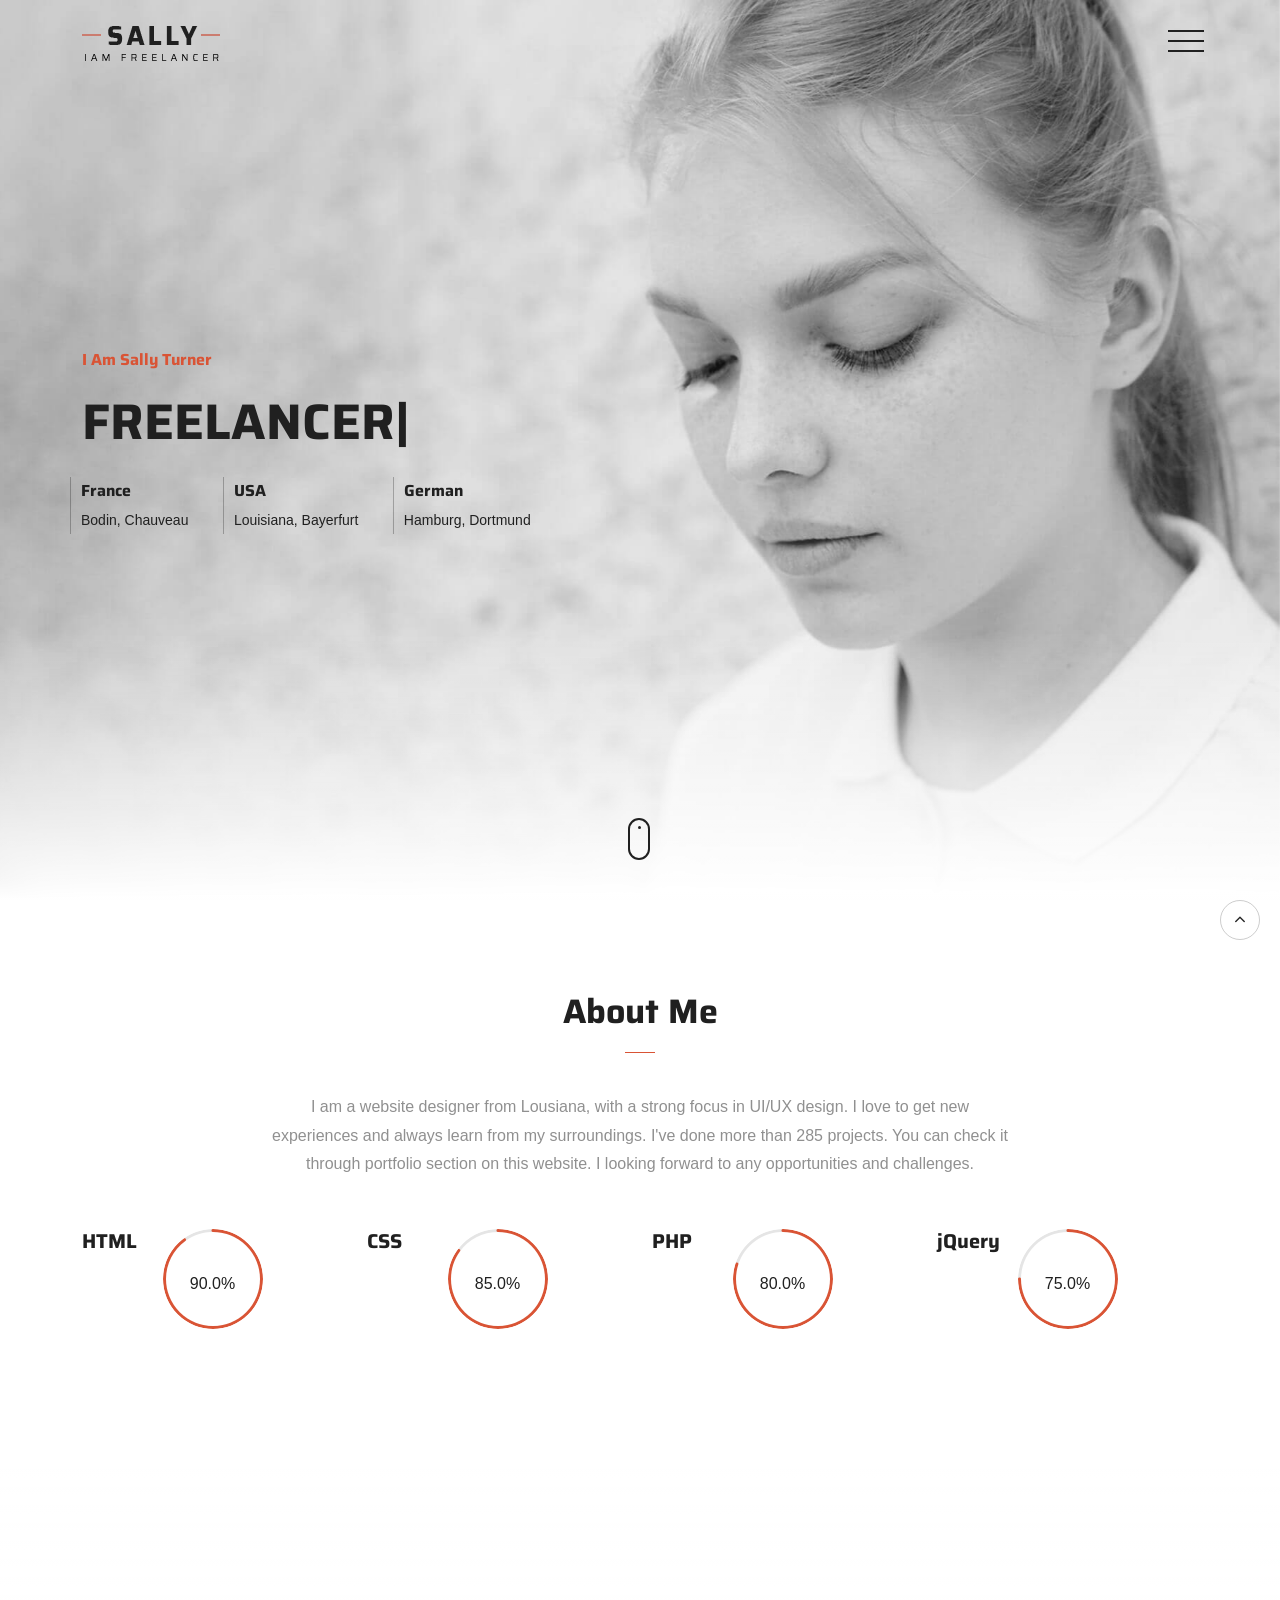
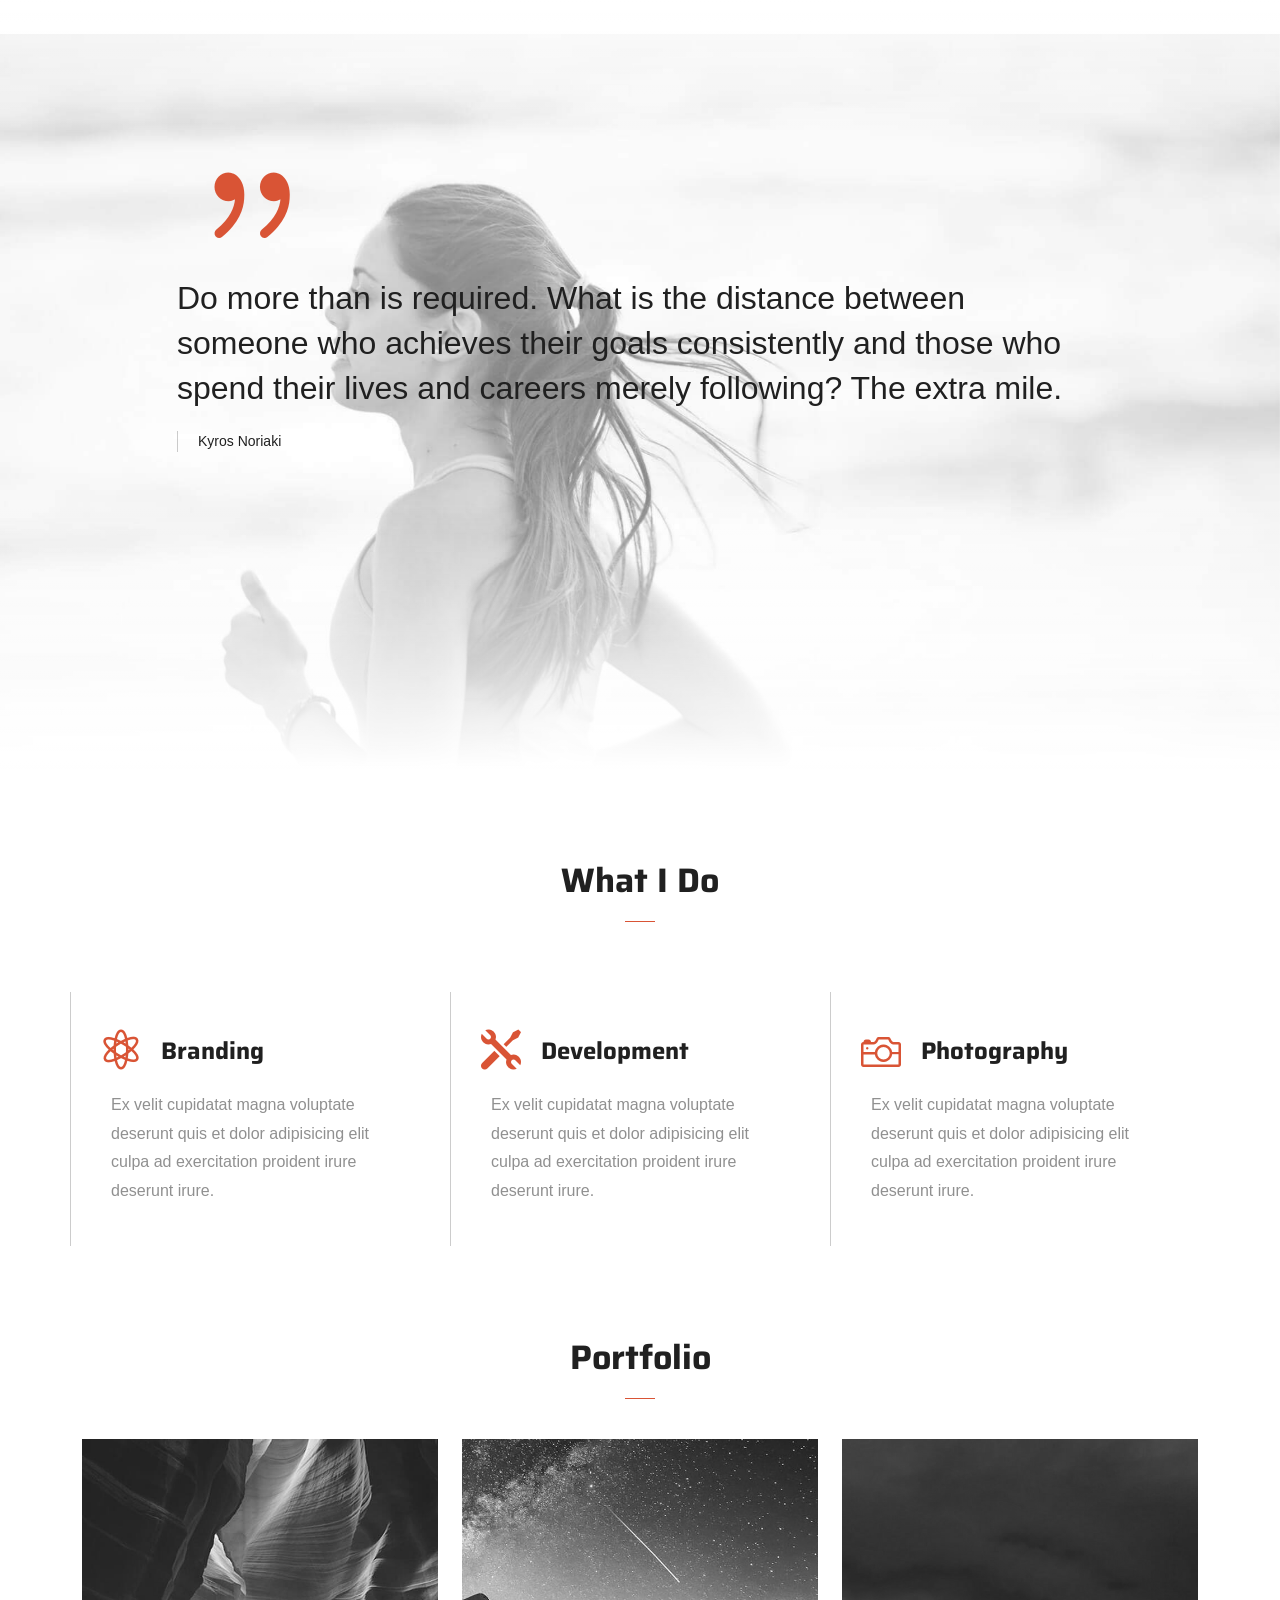
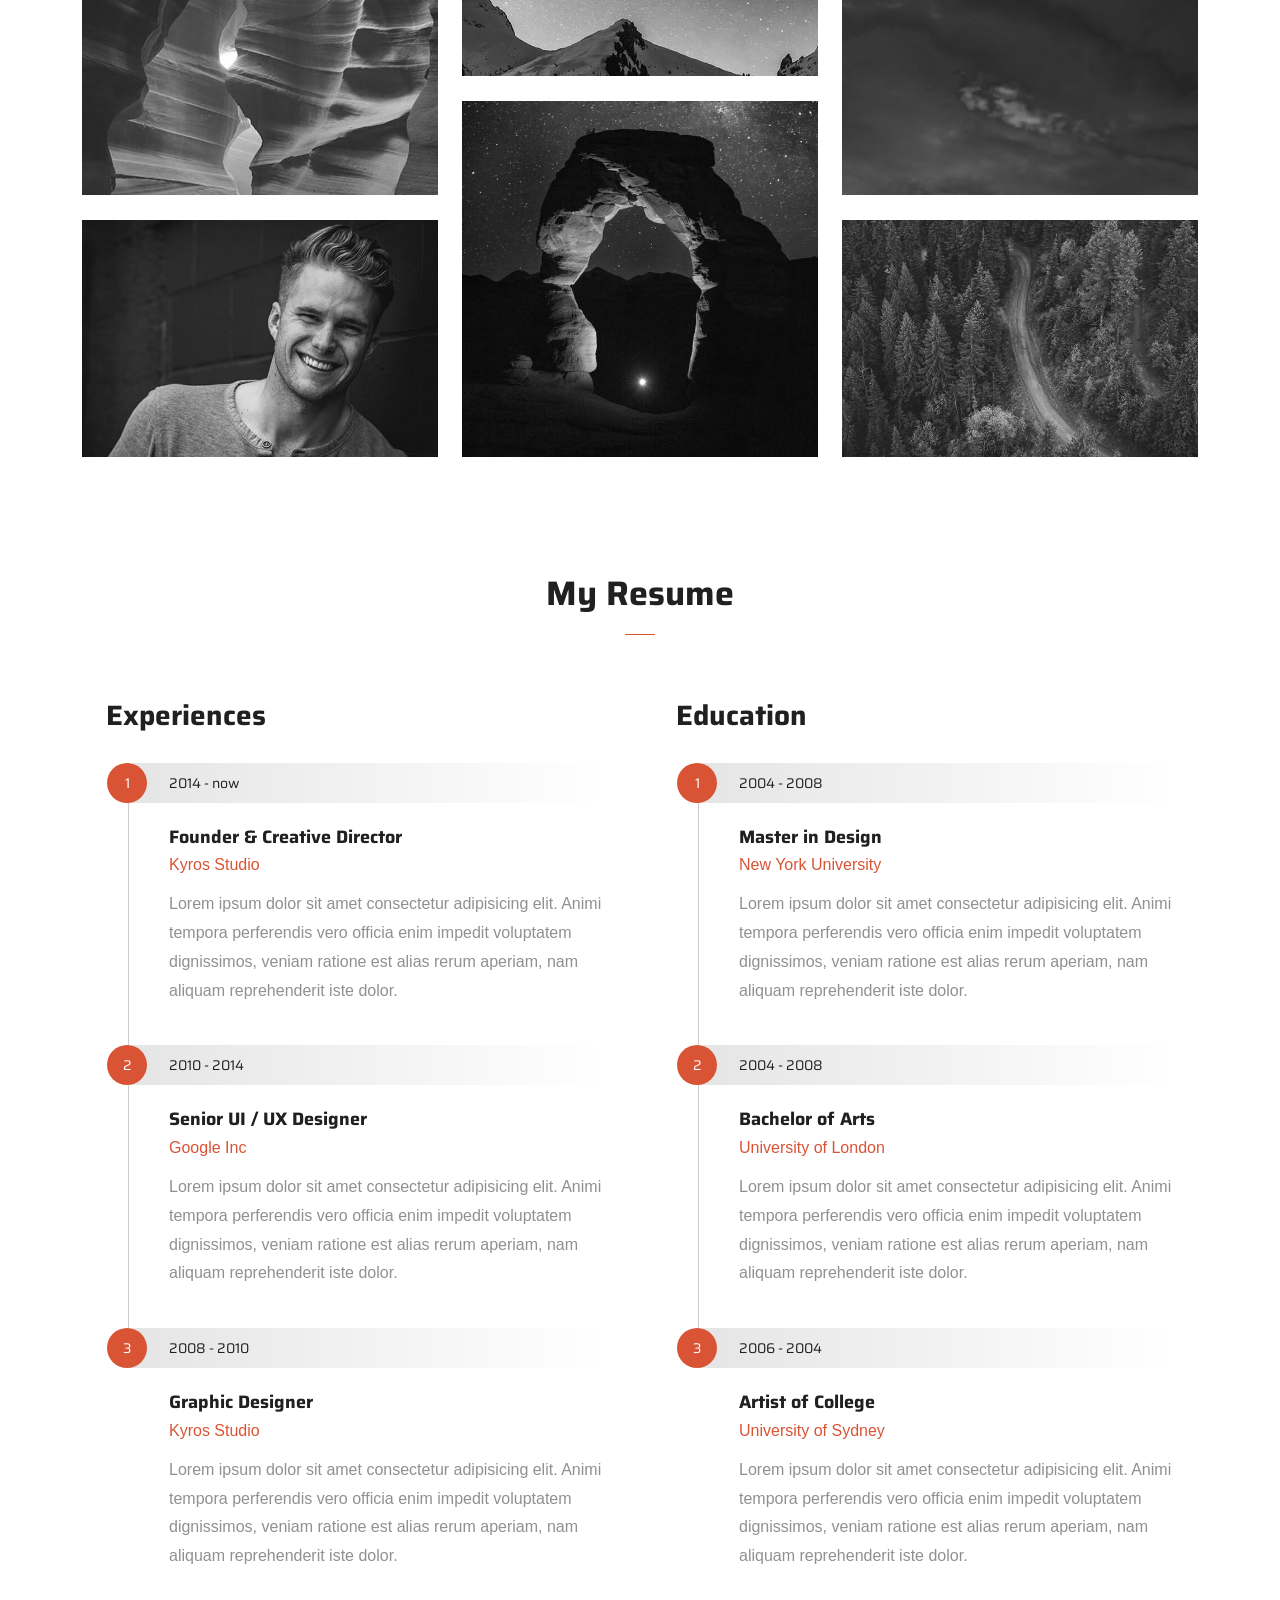
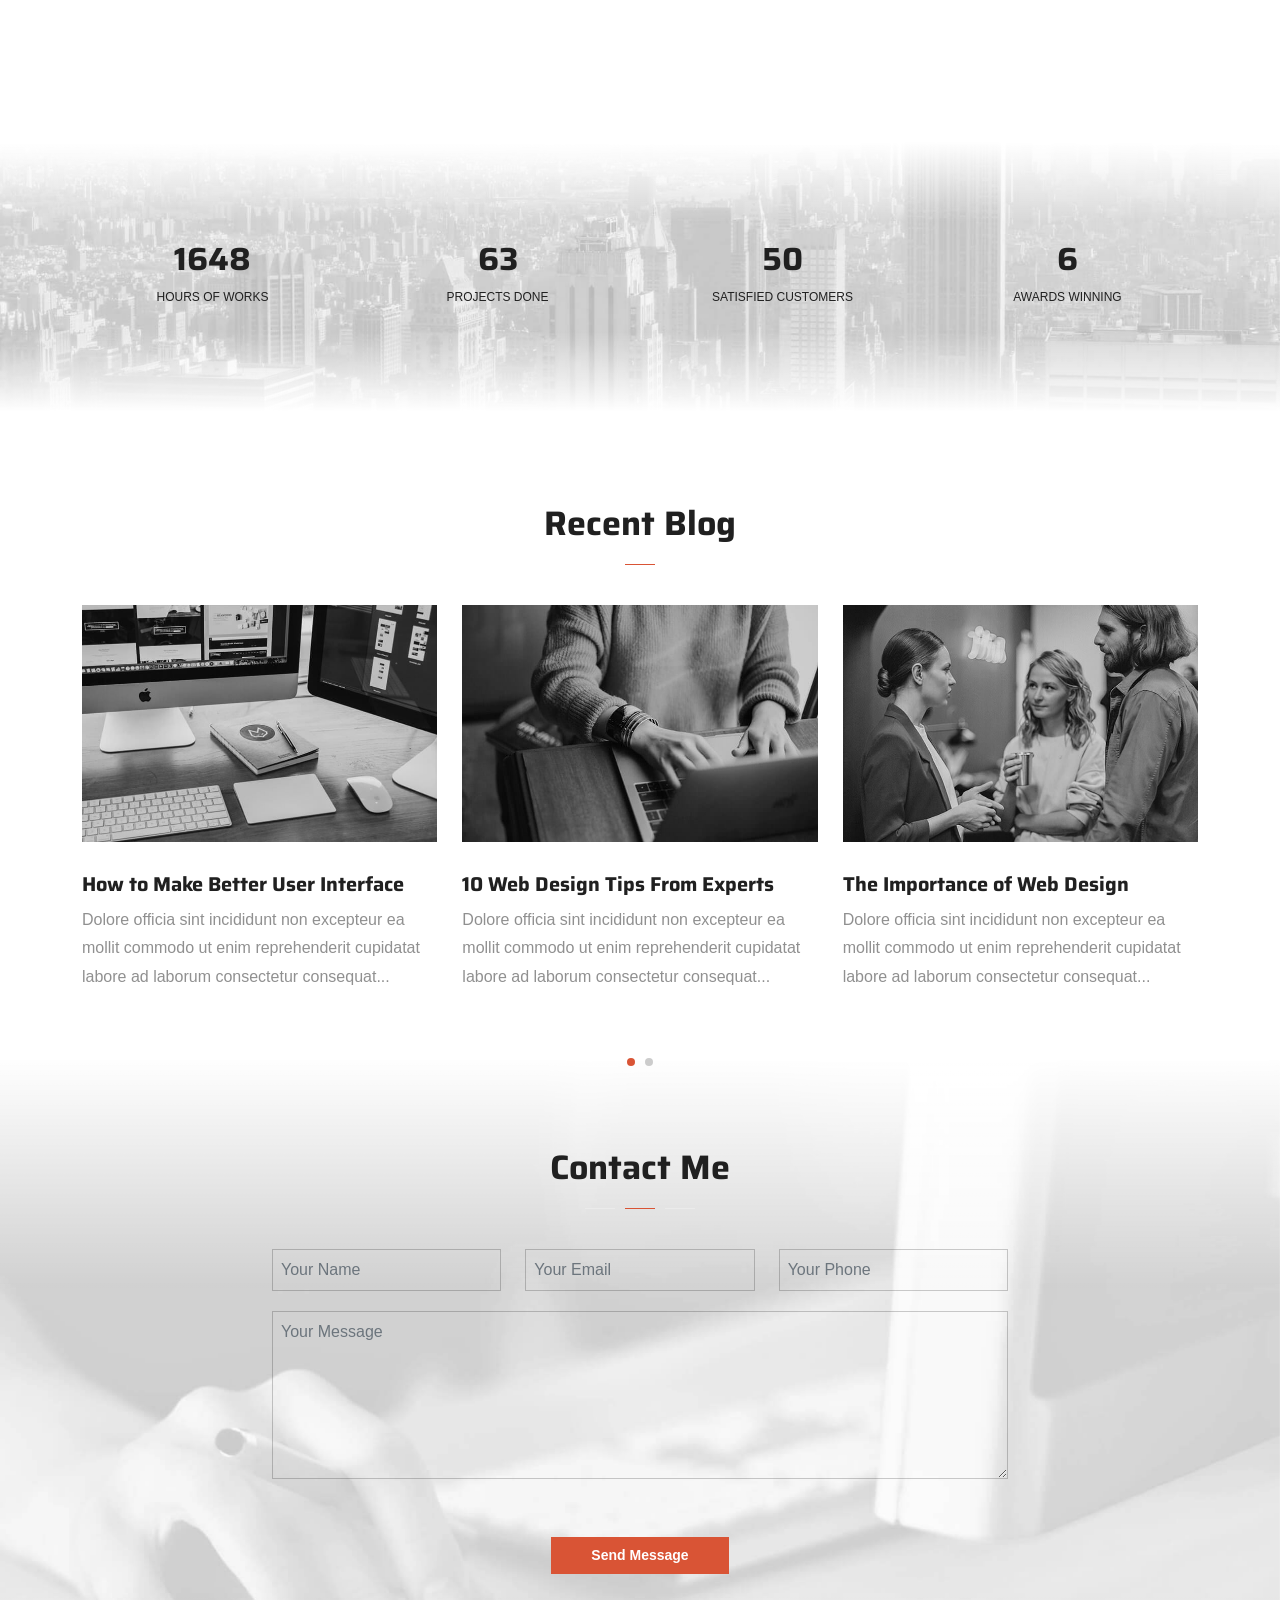
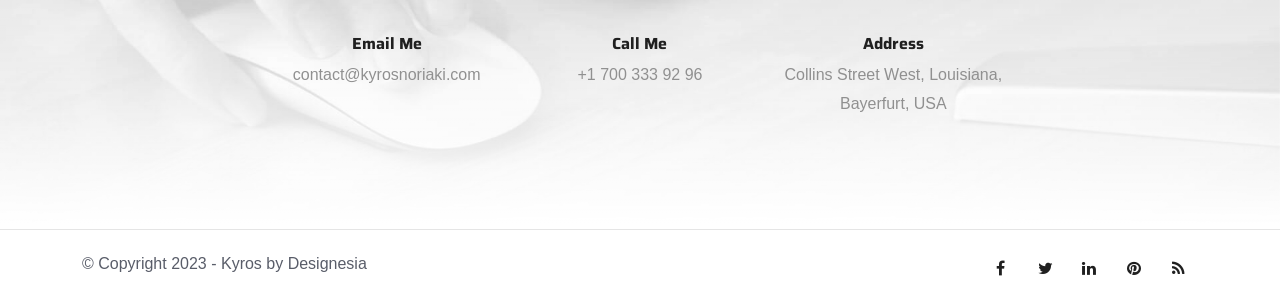
<file: index-menu-reveal-light.html>
<!DOCTYPE html>
<html lang="zxx">

<head>
    <title>Kyros - Personal Website</title>
    <link rel="icon" href="images/icon.png" type="image/gif" sizes="16x16">
    <meta content="text/html;charset=utf-8" http-equiv="Content-Type">
    <meta content="width=device-width, initial-scale=1.0" name="viewport" />
    <meta content="Kyros - Personal Website" name="description" />
    <meta content="" name="keywords" />
    <meta content="" name="author" />
    <!-- CSS Files
    ================================================== -->
    <link href="css/bootstrap.min.css" rel="stylesheet" type="text/css" id="bootstrap" />
    <link href="css/plugins.css" rel="stylesheet" type="text/css" />
    <link href="css/style.css" rel="stylesheet" type="text/css" />
    <style>
        :root {
            --primary-color: #D95435;
            --primary-color-rgb: 217, 84, 53;
        }
    </style>
    <link href="css/coloring.css" rel="stylesheet" type="text/css" />
</head>

<body class="onepage">
    <div id="wrapper">
        <!-- header begin -->
        <header class="header-v2 transparent header-light">
            <div class="container">
                <div class="row">
                    <div class="col-md-12">
                        <div class="de-flex sm-pt10">
                            <div class="de-flex-col">
                                <div class="de-flex-col">
                                    <!-- logo begin -->
                                    <div id="logo">
                                        <a href="index.html">
                                            <img alt="" class="logo" src="images/logo-3.png" />
                                            <img alt="" class="logo-2" src="images/logo-3.png" />
                                        </a>
                                    </div>
                                    <!-- logo close -->
                                </div>
                            </div>
                            <div class="de-flex-col">
                                <div class="menu_side_area">
                                    <span id="de-menu-reveal">
                                        <span class="lt"></span>
                                        <span class="lm"></span>
                                        <span class="lb"></span>
                                    </span>
                                </div>
                            </div>
                        </div>
                    </div>
                </div>
            </div>
        </header>
        <!-- header close -->
        <div id="de-menu-container">
            <div class="mainmenu-v2-wrap">
                <ul id="mainmenu-v2">
                    <li><a class="active" href="#top">Home<span></span></a></li>
                    <li><a href="#section-about">About me<span></span></a></li>
                    <li><a href="#section-services">What I Do<span></span></a></li>
                    <li><a href="#section-portfolio">Portfolio<span></span></a></li>
                    <li><a href="#section-resume">My Resume<span></span></a></li>
                    <li><a href="#section-blog">Blog<span></span></a></li>
                    <li><a href="#section-contact">Contact Me<span></span></a></li>
                </ul>
            </div>
        </div>
        <!-- content begin -->
        <div class="no-bottom no-top" id="content">
            <div id="top"></div>

            <!-- page preloader begin -->
            <div id="preloader">
                <div class="preloader1"></div>
            </div>
            <!-- page preloader close -->
            
            <!-- float text begin -->
            <div class="float-text">
                <div class="de_social-icons">
                    <a href="#"><i class="fa fa-facebook fa-lg"></i></a>
                    <a href="#"><i class="fa fa-twitter fa-lg"></i></a>
                    <a href="#"><i class="fa fa-instagram fa-lg"></i></a>
                </div>
                <span>Follow Me</span>
            </div>
            <!-- float text close --> 

            <!-- load external content begin -->
            <div id="de_modal">
                <button class="button-close"></button>
                <div class="d-modal-loader"></div>
            </div>
             <!-- load external content close -->

            <section aria-label="section" class="jarallax no-top no-bottom">
                <img src="images/background/l1.jpg" class="jarallax-img" alt="">
                <div class="v-center">
                    <div class="container">
                        <div class="row align-items-center">
                            <div class="col-md-12">
                                <h6 class="wow fadeInUp" data-wow-delay=".4s"><span class="id-color">I Am Sally Turner</span></h6>
                                <div class="spacer-10"></div>
                                <div class="h1_big wow fadeInUp" data-wow-delay=".6s">
                                    <div class="typed-strings">
                                        <p>Freelancer</p>
                                        <p>Programmer</p>
                                        <p>Photographer</p>
                                    </div>
                                    <div class="typed"></div>
                                </div>
                            </div>
                            <div class="spacer-20"></div>
                            <ul class="list_location wow fadeInUp" data-wow-delay=".8s">
                                <li><span>France</span>Bodin, Chauveau</li>
                                <li><span>USA</span>Louisiana, Bayerfurt</li>
                                <li><span>German</span>Hamburg, Dortmund</li>
                            </ul>
                        </div>
                    </div>
                </div>
                <a href="#section-about" class="mouse-icon-click scroll-to wow fadeInUp" data-wow-delay=".8s">
                    <span class="mouse fadeScroll relative" data-scroll-speed="10">
                        <span class="scroll"></span>
                    </span>
                </a>
                <div class="de-gradient-edge-bottom"></div>
            </section>
            <section id="section-about">
                <div class="container relative">
                    <div class="row">
                        <div class="col-md-12 text-center wow fadeInUp">
                            <h2>About Me</h2>
                            <div class="space-border"></div>
                        </div>
                        <div class="col-md-8 offset-md-2 text-center wow fadeInUp">
                            <p>I am a website designer from Lousiana, with a strong focus in UI/UX design. I love to get new experiences and always learn from my surroundings. I've done more than 285 projects. You can check it through portfolio section on
                                this website. I looking forward to any opportunities and challenges. </p>
                        </div>
                        <div class="spacer-single"></div>
                        <div class="col-lg-3 position-relative wow fadeIn" data-wow-delay=".2s">
                            <div class="position-relative">
                                <div class="progressbar" data-animate="false">
                                    <div class="circle" data-percent="90">
                                        <div></div>
                                    </div>
                                    <h4>HTML</h4>
                                </div>
                            </div>
                        </div>
                        <div class="col-lg-3 position-relative wow fadeIn" data-wow-delay=".4s">
                            <div class="position-relative">
                                <div class="progressbar" data-animate="false">
                                    <div class="circle" data-percent="85">
                                        <div></div>
                                    </div>
                                    <h4>CSS</h4>
                                </div>
                            </div>
                        </div>
                        <div class="col-lg-3 position-relative wow fadeIn" data-wow-delay=".6s">
                            <div class="position-relative">
                                <div class="progressbar" data-animate="false">
                                    <div class="circle" data-percent="80">
                                        <div></div>
                                    </div>
                                    <h4>PHP</h4>
                                </div>
                            </div>
                        </div>
                        <div class="col-lg-3 position-relative wow fadeIn" data-wow-delay=".8s">
                            <div class="position-relative">
                                <div class="progressbar" data-animate="false">
                                    <div class="circle" data-percent="75">
                                        <div></div>
                                    </div>
                                    <h4>jQuery</h4>
                                </div>
                            </div>
                        </div>
                    </div>
                </div>
            </section>
            <section id="section-my-quote" aria-label="section" class="jarallax no-top no-bottom">
                <div class="de-gradient-edge-top"></div>
                <img src="images/background/l2.jpg" class="jarallax-img" alt="">
                <div class="v-center">
                    <div class="container">
                        <div class="row align-items-center">
                            <div class="col-md-10 offset-md-1">
                                <blockquote class="q-big wow fadeIn" data-wow-duration="3s">
                                    <i class="d-big icon_quotations"></i>
                                    Do more than is required. What is the distance between someone who achieves their goals consistently and those who spend their lives and careers merely following? The extra mile.
                                    <span class="d-quote-by">Kyros Noriaki</span>
                                </blockquote>
                                <div class="spacer-double"></div>
                            </div>
                        </div>
                    </div>
                </div>
                <div class="de-gradient-edge-bottom"></div>
            </section>
            <section id="section-services" class="no-bottom">
                <div class="container relative">
                    <div class="row">
                        <div class="col-md-12 text-center wow fadeInUp">
                            <h2>What I Do</h2>
                            <div class="space-border"></div>
                        </div>
                        <div class="spacer-single"></div>
                        <div class="row g-0">
                            <div class="col-lg-4 wow fadeIn" data-wow-delay=".2s">
                                <div class="de_3d-box">
                                    <div class="d-inner">
                                        <i class="icon_genius id-color"></i>
                                        <div class="text">
                                            <h3>Branding</h3>
                                            Ex velit cupidatat magna voluptate deserunt quis et dolor adipisicing elit culpa ad exercitation proident irure deserunt irure.
                                        </div>
                                    </div>
                                </div>
                            </div>
                            <div class="col-lg-4 wow fadeIn" data-wow-delay=".4s">
                                <div class="de_3d-box">
                                    <div class="d-inner">
                                        <i class="icon_tools id-color"></i>
                                        <div class="text">
                                            <h3>Development</h3>
                                            Ex velit cupidatat magna voluptate deserunt quis et dolor adipisicing elit culpa ad exercitation proident irure deserunt irure.
                                        </div>
                                    </div>
                                </div>
                            </div>
                            <div class="col-lg-4 wow fadeIn" data-wow-delay=".6s">
                                <div class="de_3d-box">
                                    <div class="d-inner">
                                        <i class="icon_camera_alt id-color"></i>
                                        <div class="text">
                                            <h3>Photography</h3>
                                            Ex velit cupidatat magna voluptate deserunt quis et dolor adipisicing elit culpa ad exercitation proident irure deserunt irure.
                                        </div>
                                    </div>
                                </div>
                            </div>
                        </div>
                    </div>
                </div>
            </section>
            <section id="section-portfolio" class="no-bottom">
                <div class="container relative">
                    <div class="row">
                        <div class="col-md-12 text-center wow fadeInUp">
                            <h2>Portfolio</h2>
                            <div class="space-border"></div>
                        </div>
                    </div>
                    <div id="gallery" class="row sequence">
                        <div class="col-md-4 item">
                            <div class="de_modal wow" data-url="single-project.html">
                                <div class="card-image-1 mod-c" data-tilt>
                                    <div class="d-text">
                                        <h3>Single Image</h3>
                                        <h5 class="d-tag">website</h5>
                                    </div>
                                    <img src="images/gallery/1.jpg" class="img-fluid" alt="">
                                </div>
                            </div>
                        </div>
                        <div class="col-md-4 item">
                            <div class="de_modal wow" data-url="single-project-2.html">
                                <div class="card-image-1 mod-c" data-tilt>
                                    <div class="d-text">
                                        <h3>Multiple Images</h3>
                                        <h5 class="d-tag">website</h5>
                                    </div>
                                    <img src="images/gallery/2.jpg" class="img-fluid" alt="">
                                </div>
                            </div>
                        </div>
                        <div class="col-md-4 item">
                            <div class="de_modal wow" data-url="single-project-3.html">
                                <div class="card-image-1 mod-c" data-tilt>
                                    <div class="d-text">
                                        <h3>Self Hosted Video</h3>
                                        <h5 class="d-tag">website</h5>
                                    </div>
                                    <img src="images/gallery/3.jpg" class="img-fluid" alt="">
                                </div>
                            </div>
                        </div>
                        <div class="col-md-4 item">
                            <div class="de_modal wow" data-url="single-project.html">
                                <div class="card-image-1 mod-c" data-tilt>
                                    <div class="d-text">
                                        <h3>Bluetec App</h3>
                                        <h5 class="d-tag">website</h5>
                                    </div>
                                    <img src="images/gallery/4.jpg" class="img-fluid" alt="">
                                </div>
                            </div>
                        </div>
                        <div class="col-md-4 item">
                            <div class="de_modal wow" data-url="single-project.html">
                                <div class="card-image-1 mod-c" data-tilt>
                                    <div class="d-text">
                                        <h3>Uhost Hosting</h3>
                                        <h5 class="d-tag">website</h5>
                                    </div>
                                    <img src="images/gallery/5.jpg" class="img-fluid" alt="">
                                </div>
                            </div>
                        </div>
                        <div class="col-md-4 item">
                            <div class="de_modal wow" data-url="single-project.html">
                                <div class="card-image-1 mod-c" data-tilt>
                                    <div class="d-text">
                                        <h3>Bolo Creative</h3>
                                        <h5 class="d-tag">website</h5>
                                    </div>
                                    <img src="images/gallery/6.jpg" class="img-fluid" alt="">
                                </div>
                            </div>
                        </div>
                    </div>
                </div>
            </section>
            <section id="section-resume">
                <div class="container relative">
                    <div class="row">
                        <div class="col-md-12 text-center wow fadeInUp">
                            <h2>My Resume</h2>
                            <div class="space-border"></div>
                        </div>
                    </div>
                    <div class="row gh-5">
                        <div class="col-lg-6 wow fadeInUp">
                            <div class="p-4">
                                <h3 class="s_border">Experiences</h3>
                                <ul class="d_timeline">
                                    <li class="d_timeline-item">
                                        <h3 class="d_timeline-title">2014 - now</h3>
                                        <p class="d_timeline-text"><span class="d_title">Founder &amp; Creative Director</span><span class="d_company">Kyros Studio</span>Lorem ipsum dolor sit amet consectetur adipisicing elit. Animi tempora perferendis vero officia enim impedit voluptatem dignissimos, veniam ratione est alias rerum aperiam, nam aliquam reprehenderit iste dolor.</p>
                                    </li>
                                    <li class="d_timeline-item">
                                        <h3 class="d_timeline-title">2010 - 2014</h3>
                                        <p class="d_timeline-text"><span class="d_title">Senior UI / UX Designer</span><span class="d_company">Google Inc</span>Lorem ipsum dolor sit amet consectetur adipisicing elit. Animi tempora perferendis vero officia enim impedit voluptatem dignissimos, veniam ratione est alias rerum aperiam, nam aliquam reprehenderit iste dolor.</p>
                                    </li>
                                    <li class="d_timeline-item">
                                        <h3 class="d_timeline-title">2008 - 2010</h3>
                                        <p class="d_timeline-text"><span class="d_title">Graphic Designer</span><span class="d_company">Kyros Studio</span>Lorem ipsum dolor sit amet consectetur adipisicing elit. Animi tempora perferendis vero officia enim impedit voluptatem dignissimos, veniam ratione est alias rerum aperiam, nam aliquam reprehenderit iste dolor.</p>
                                    </li>
                                </ul>
                            </div>
                        </div>
                        <div class="col-lg-6 wow fadeInUp">
                            <div class="p-4">
                                <h3 class="s_border">Education</h3>
                                <ul class="d_timeline">
                                    <li class="d_timeline-item">
                                        <h3 class="d_timeline-title">2004 - 2008</h3>
                                        <p class="d_timeline-text"><span class="d_title">Master in Design</span><span class="d_company">New York University</span>Lorem ipsum dolor sit amet consectetur adipisicing elit. Animi tempora perferendis vero officia enim impedit voluptatem dignissimos, veniam ratione est alias rerum aperiam, nam aliquam reprehenderit iste dolor.</p>
                                    </li>
                                    <li class="d_timeline-item">
                                        <h3 class="d_timeline-title">2004 - 2008</h3>
                                        <p class="d_timeline-text"><span class="d_title">Bachelor of Arts</span><span class="d_company">University of London</span>Lorem ipsum dolor sit amet consectetur adipisicing elit. Animi tempora perferendis vero officia enim impedit voluptatem dignissimos, veniam ratione est alias rerum aperiam, nam aliquam reprehenderit iste dolor.</p>
                                    </li>
                                    <li class="d_timeline-item">
                                        <h3 class="d_timeline-title">2006 - 2004</h3>
                                        <p class="d_timeline-text"><span class="d_title">Artist of College</span><span class="d_company">University of Sydney</span>Lorem ipsum dolor sit amet consectetur adipisicing elit. Animi tempora perferendis vero officia enim impedit voluptatem dignissimos, veniam ratione est alias rerum aperiam, nam aliquam reprehenderit iste dolor.</p>
                                    </li>
                                </ul>
                            </div>
                        </div>
                    </div>
                </div>
            </section>
            <section id="section-fun-facts" aria-label="section" class="jarallax">
                <div class="de-gradient-edge-top"></div>
                <img src="images/background/l3.jpg" class="jarallax-img" alt="">
                <div class="container">
                        <div class="row">
                            <div class="col-md-3 wow fadeIn" data-wow-delay="0">
                                <div class="de_count text-center">
                                    <h3 class="timer" data-to="8240" data-speed="2500">0</h3>
                                    <span>Hours of Works</span>
                                </div>
                            </div>

                            <div class="col-md-3 wow fadeIn" data-wow-delay=".25s">
                                <div class="de_count text-center">
                                    <h3 class="timer" data-to="315" data-speed="2500">0</h3>
                                    <span>Projects Done</span>
                                </div>
                            </div>

                            <div class="col-md-3 wow fadeIn" data-wow-delay=".5s">
                                <div class="de_count text-center">
                                    <h3 class="timer" data-to="250" data-speed="2500">0</h3>
                                    <span>Satisfied Customers</span>
                                </div>
                            </div>

                            <div class="col-md-3 wow fadeIn" data-wow-delay=".75s">
                                <div class="de_count text-center">
                                    <h3 class="timer" data-to="32" data-speed="2500">0</h3>
                                    <span>Awards Winning</span>
                                </div>
                            </div>
                        </div>
                    </div>
                <div class="de-gradient-edge-bottom"></div>
            </section>
            <section id="section-blog" class="no-bottom">
                <div class="container relative">
                    <div class="row">
                        <div class="col-md-12 text-center wow fadeInUp">
                            <h2>Recent Blog</h2>
                            <div class="space-border"></div>
                        </div>
                    </div>
                    <div id="carousel-blog" class="owl-carousel wow fadeInUp">
                        <div class="bloglist item">
                            <div class="post-content">
                                <div class="post-image">
                                    <div class="de_modal" data-url="single-blog.html"><img alt="" src="images/blog/1.jpg" class="lazy grayscale"></div>
                                </div>
                                <div class="post-text">
                                    <h4 class="de_modal" data-url="single-blog.html">How to Make Better User Interface</h4>
                                    <p>Dolore officia sint incididunt non excepteur ea mollit commodo ut enim reprehenderit cupidatat labore ad laborum consectetur consequat...</p>
                                </div>
                            </div>
                        </div>
                        <div class="bloglist item">
                            <div class="post-content">
                                <div class="post-image">
                                    <div class="de_modal" data-url="single-blog.html"><img alt="" src="images/blog/2.jpg" class="lazy grayscale"></div>
                                </div>
                                <div class="post-text">
                                    <h4 class="de_modal" data-url="single-blog.html">10 Web Design Tips From Experts</h4>
                                    <p>Dolore officia sint incididunt non excepteur ea mollit commodo ut enim reprehenderit cupidatat labore ad laborum consectetur consequat...</p>
                                </div>
                            </div>
                        </div>
                        <div class="bloglist item">
                            <div class="post-content">
                                <div class="post-image">
                                    <div class="de_modal" data-url="single-blog.html"><img alt="" src="images/blog/3.jpg" class="lazy grayscale"></div>
                                </div>
                                <div class="post-text">
                                    <h4 class="de_modal" data-url="single-blog.html">The Importance of Web Design</h4>
                                    <p>Dolore officia sint incididunt non excepteur ea mollit commodo ut enim reprehenderit cupidatat labore ad laborum consectetur consequat...</p>
                                </div>
                            </div>
                        </div>
                        <div class="bloglist item">
                            <div class="post-content">
                                <div class="post-image">
                                    <div class="de_modal" data-url="single-blog.html"><img alt="" src="images/blog/4.jpg" class="lazy grayscale"></div>
                                </div>
                                <div class="post-text">
                                    <h4 class="de_modal" data-url="single-blog.html">10 Web Design Tips From Experts</h4>
                                    <p>Dolore officia sint incididunt non excepteur ea mollit commodo ut enim reprehenderit cupidatat labore ad laborum consectetur consequat...</p>
                                </div>
                            </div>
                        </div>
                        <div class="bloglist item">
                            <div class="post-content">
                                <div class="post-image">
                                    <div class="de_modal" data-url="single-blog.html"><img alt="" src="images/blog/5.jpg" class="lazy grayscale"></div>
                                </div>
                                <div class="post-text">
                                    <h4 class="de_modal" data-url="single-blog.html">The Importance of Web Design</h4>
                                    <p>Dolore officia sint incididunt non excepteur ea mollit commodo ut enim reprehenderit cupidatat labore ad laborum consectetur consequat...</p>
                                </div>
                            </div>
                        </div>
                        <div class="bloglist item">
                            <div class="post-content">
                                <div class="post-image">
                                    <div class="de_modal" data-url="single-blog.html"><img alt="" src="images/blog/6.jpg" class="lazy grayscale"></div>
                                </div>
                                <div class="post-text">
                                    <h4 class="de_modal" data-url="single-blog.html">Tips for Healthy Teeth<span></span></h4>
                                    <p>Dolore officia sint incididunt non excepteur ea mollit commodo ut enim reprehenderit cupidatat labore ad laborum consectetur consequat...</p>
                                </div>
                            </div>
                        </div>
                    </div>
                </div>
            </section>
            <section id="section-contact" class="jarallax">
                <div class="de-gradient-edge-top"></div>
                <img src="images/background/l4.jpg" class="jarallax-img" alt="">
                <div class="container z-index-1000">
                    <div class="row">
                        <div class="col-md-12 text-center wow fadeInUp">
                            <h2>Contact Me</h2>
                            <div class="space-border"></div>
                        </div>
                        <div class="col-lg-8 offset-lg-2 wow fadeInUp">
                            <div class="contact_form_wrapper">
                                <form name="contactForm" id="contact_form" class="form-border" method="post" action="#">
                                    <div class="row">
                                        <div class="col-md-4">
                                            <div class="field-set">
                                                <input type="text" name="Name" id="name" class="form-control" placeholder="Your Name" required>
                                            </div>
                                        </div>
                                        <div class="col-md-4">
                                            <div class="field-set">
                                                <input type="text" name="Email" id="email" class="form-control" placeholder="Your Email" required>
                                            </div>
                                        </div>
                                        <div class="col-md-4">
                                            <div class="field-set">
                                                <input type="text" name="phone" id="phone" class="form-control" placeholder="Your Phone" required>
                                            </div>
                                        </div>
                                    </div>
                                    <div class="text-center">
                                        <div class="field-set">
                                            <textarea name="message" id="message" class="form-control" placeholder="Your Message" required></textarea>
                                        </div>
                                        <div class="g-recaptcha" data-sitekey="copy-your-site-key-here"></div>
                                        <div id='submit' class="mt10">
                                            <input type='submit' id='send_message' value='Send Message' class="btn-main">
                                        </div>

                                        <div id="success_message" class='success'>
                                            Your message has been sent successfully. Refresh this page if you want to send more messages.
                                        </div>
                                        <div id="error_message" class='error'>
                                            Sorry there was an error sending your form.
                                        </div>

                                    </div>
                                </form>
                            </div>
                            <div class="spacer-double"></div>
                            <div class="row text-center wow fadeInUp">
                                <div class="col-md-4">
                                    <div class="wm-1"></div>
                                    <h6>Email Me</h6>
                                    <p>contact@kyrosnoriaki.com</p>
                                </div>
                                <div class="col-md-4">
                                    <div class="wm-1"></div>
                                    <h6>Call Me</h6>
                                    <p>+1 700 333 92 96</p>
                                </div>
                                <div class="col-md-4">
                                    <div class="wm-1"></div>
                                    <h6>Address</h6>
                                    <p>Collins Street West, Louisiana, Bayerfurt, USA</p>
                                </div>
                            </div>
                        </div>
                    </div>
                </div>
                <div class="de-gradient-edge-bottom"></div>
            </section>
        </div>
        <!-- content close -->
        <a href="#" id="back-to-top"></a>
        <!-- footer begin -->
        <footer>
            <div class="container">
                <div class="row">
                    <div class="col-md-6">
                        <a href="index.html">
                            <span class="copy">&copy; Copyright 2023 - Kyros by Designesia</span>
                        </a>
                    </div>
                    <div class="col-md-6">
                        <div class="social-icons">
                            <a href="#"><i class="fa fa-facebook fa-lg"></i></a>
                            <a href="#"><i class="fa fa-twitter fa-lg"></i></a>
                            <a href="#"><i class="fa fa-linkedin fa-lg"></i></a>
                            <a href="#"><i class="fa fa-pinterest fa-lg"></i></a>
                            <a href="#"><i class="fa fa-rss fa-lg"></i></a>
                        </div>
                    </div>
                </div>
            </div>
        </footer>
        <!-- footer close -->
    </div>
    <!-- Javascript Files
    ================================================== -->
    <script src="js/plugins.js"></script>
    <script src="js/designesia.js"></script>
    <script src='https://www.google.com/recaptcha/api.js' async defer></script>
    <script src="form.js"></script>
    <script>
    jQuery(document).ready(function() {
        $(function() {
            // jquery typed plugin
            $(".typed").typed({
                stringsElement: $('.typed-strings'),
                typeSpeed: 100,
                backDelay: 500,
                loop: true,
                contentType: 'html', // or text
                // defaults to false for infinite loop
                loopCount: false,
                callback: function() { null; },
                resetCallback: function() { newTyped(); }
            });
        });
    });
    </script>
</body>

</html>
</file>
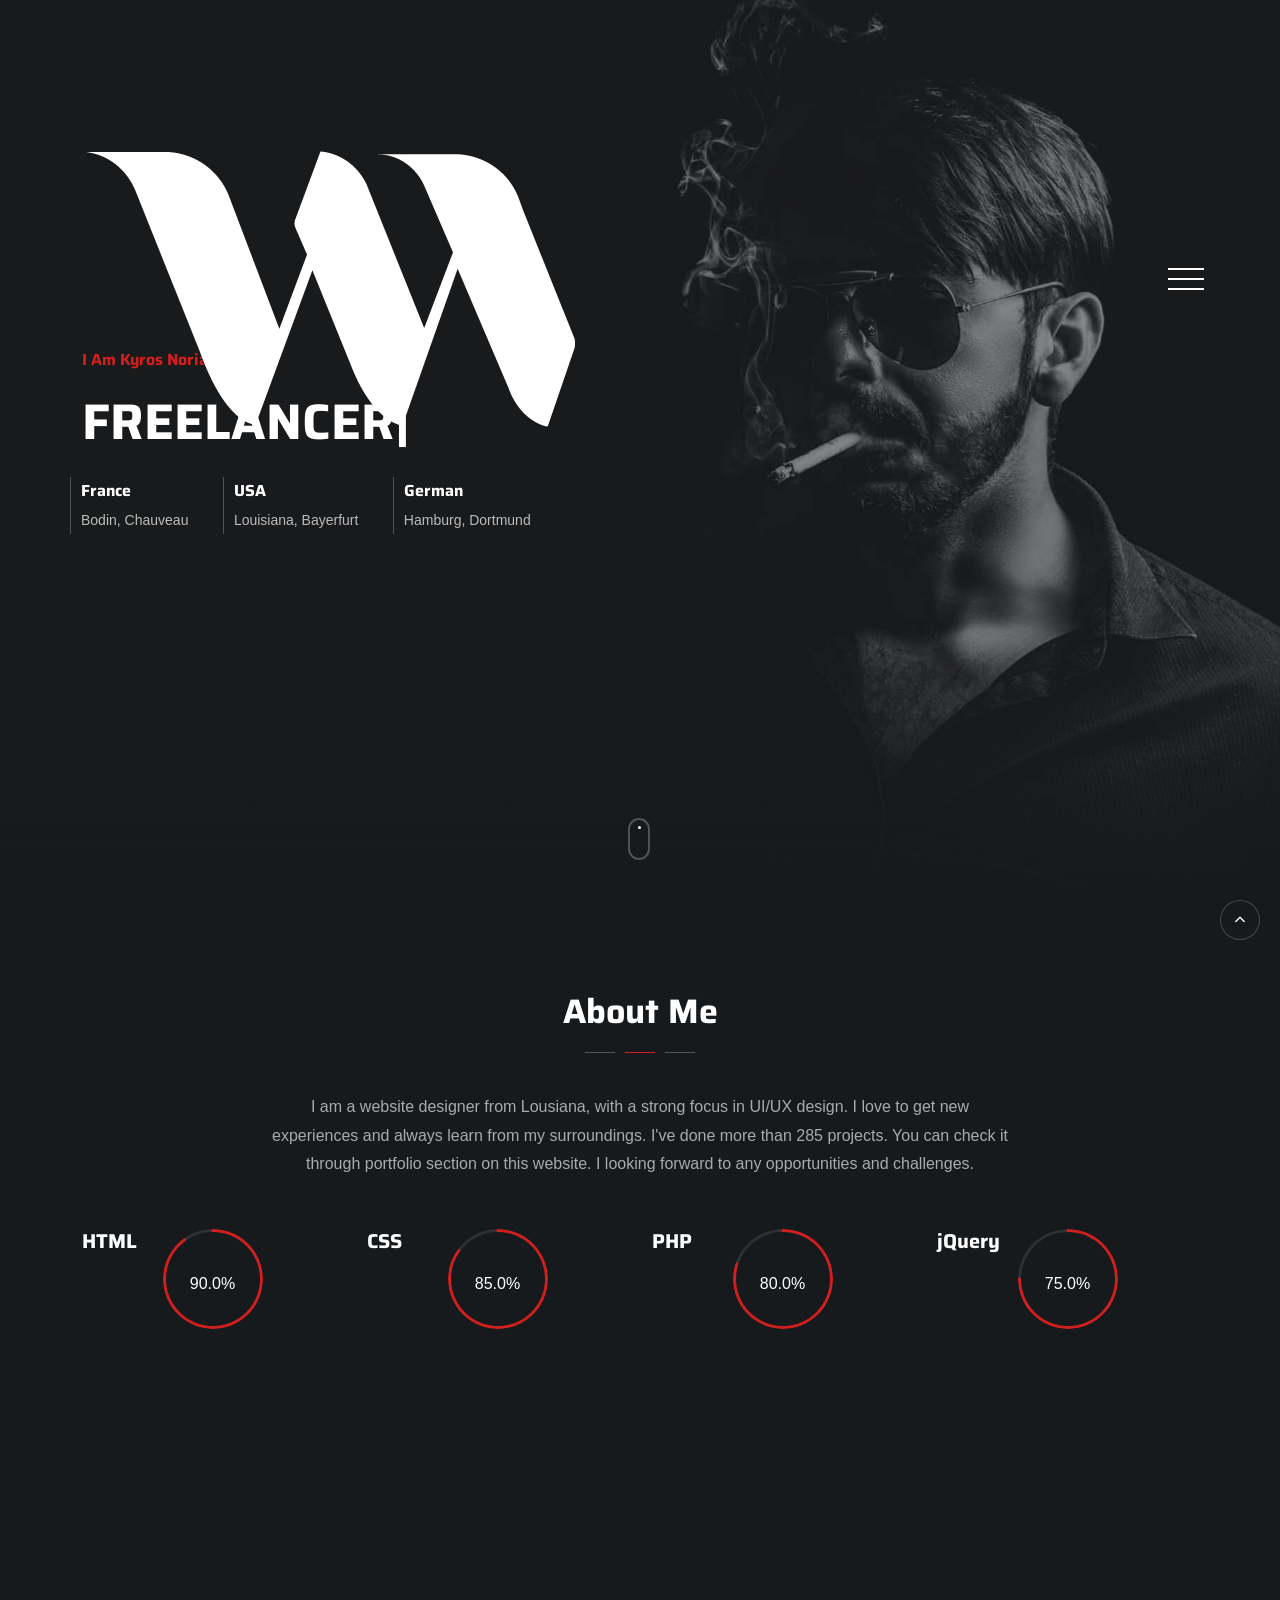
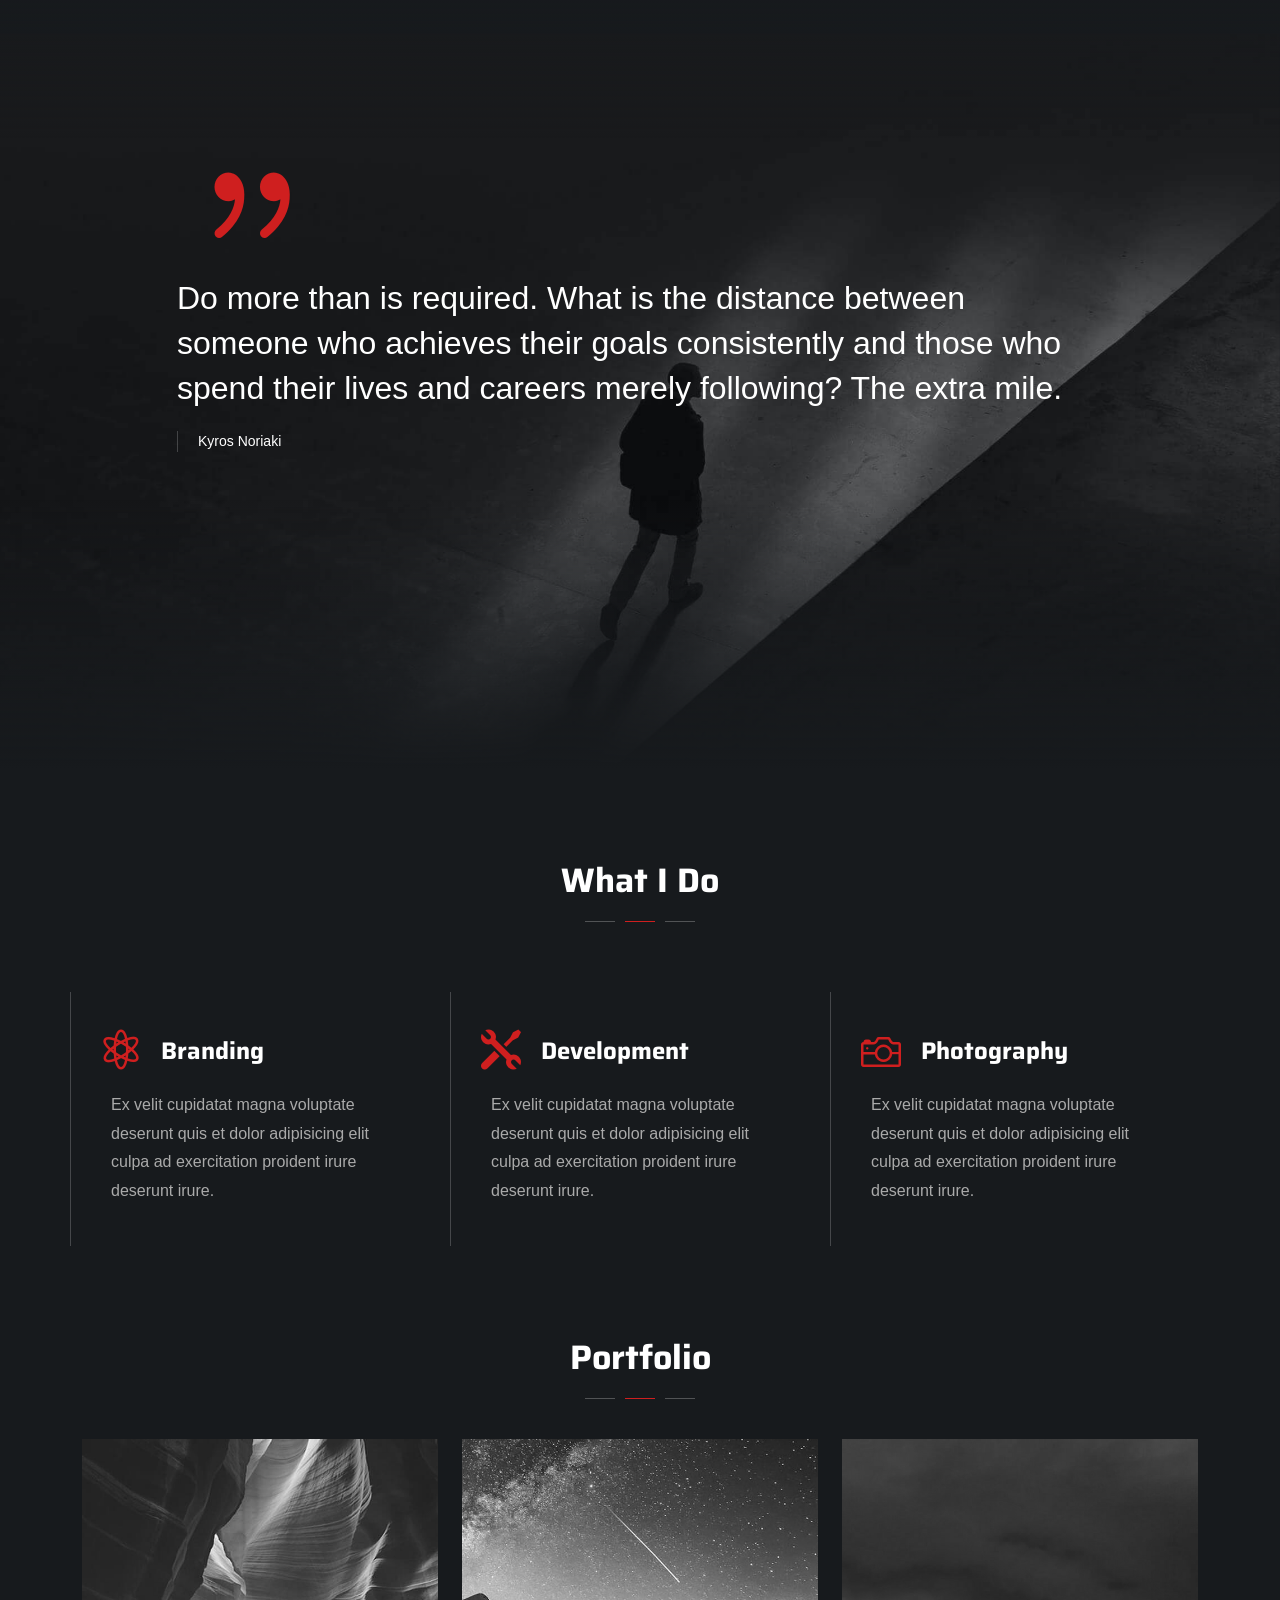
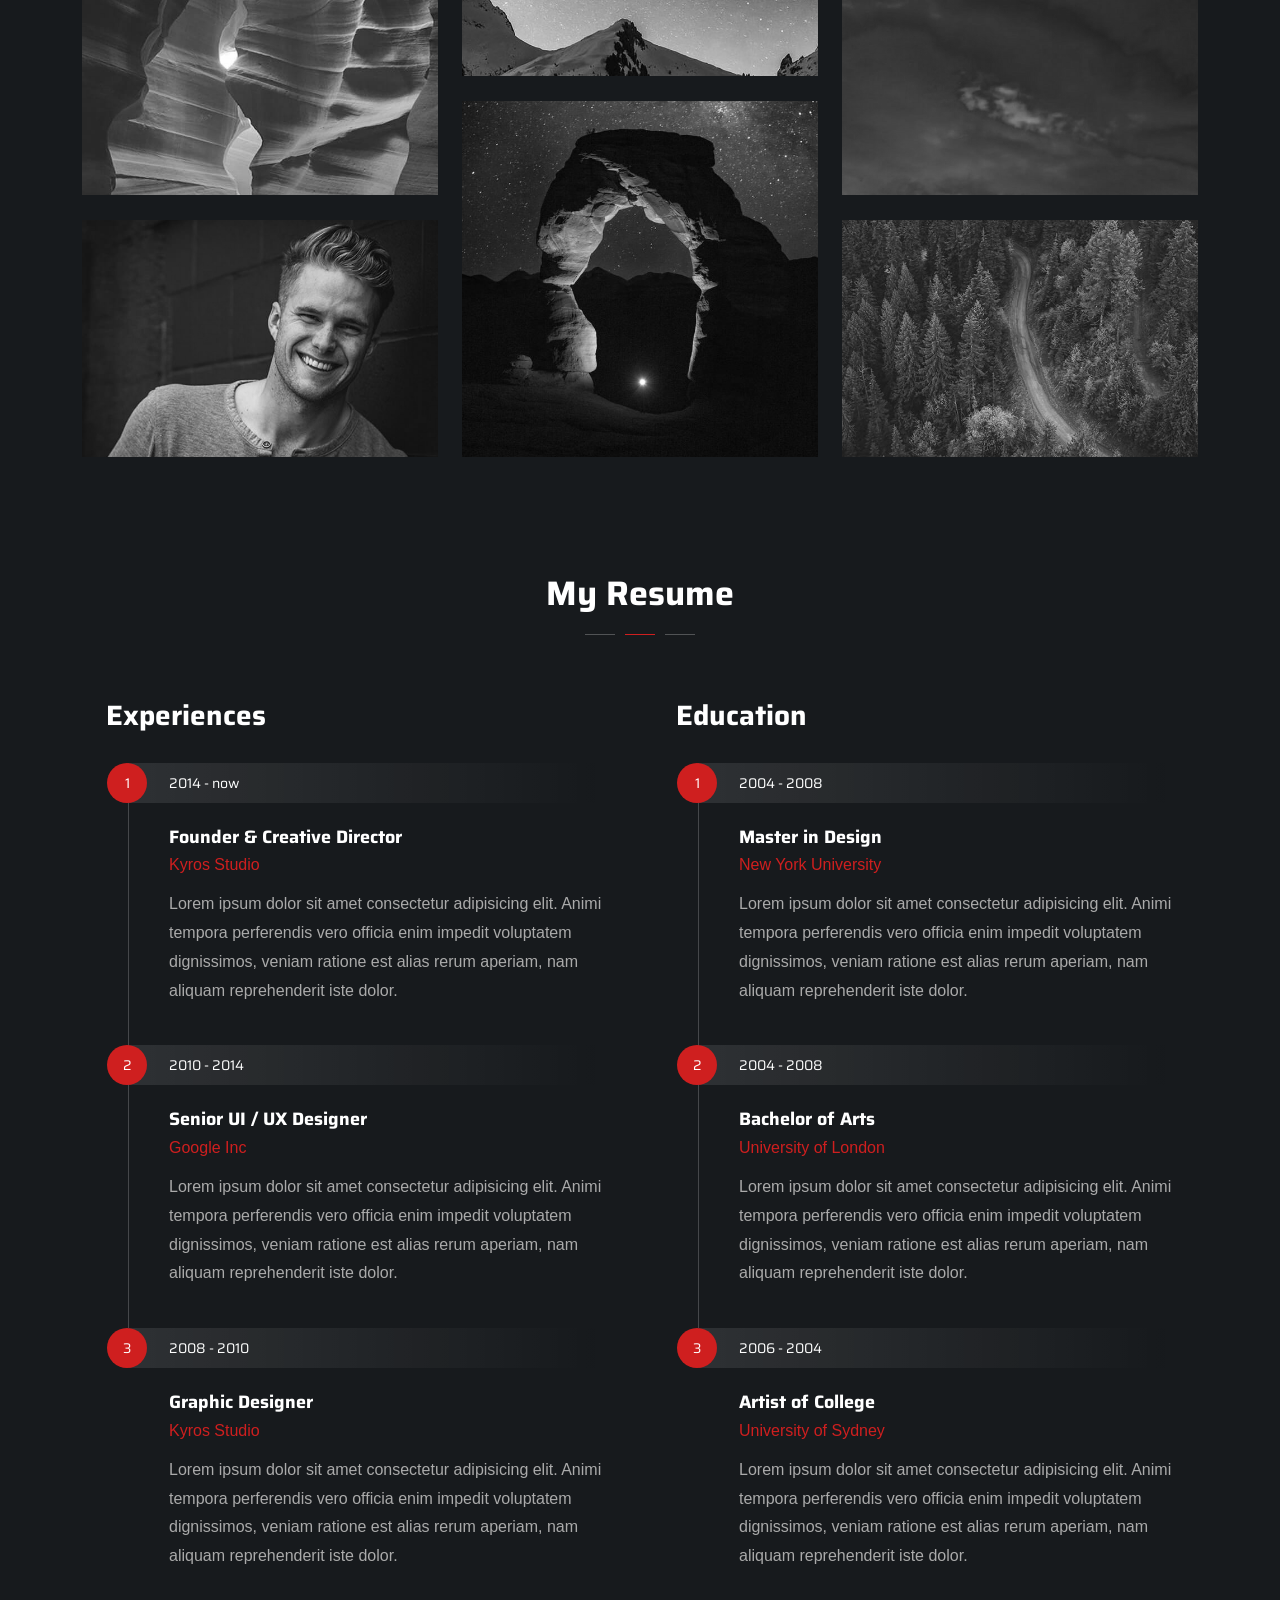
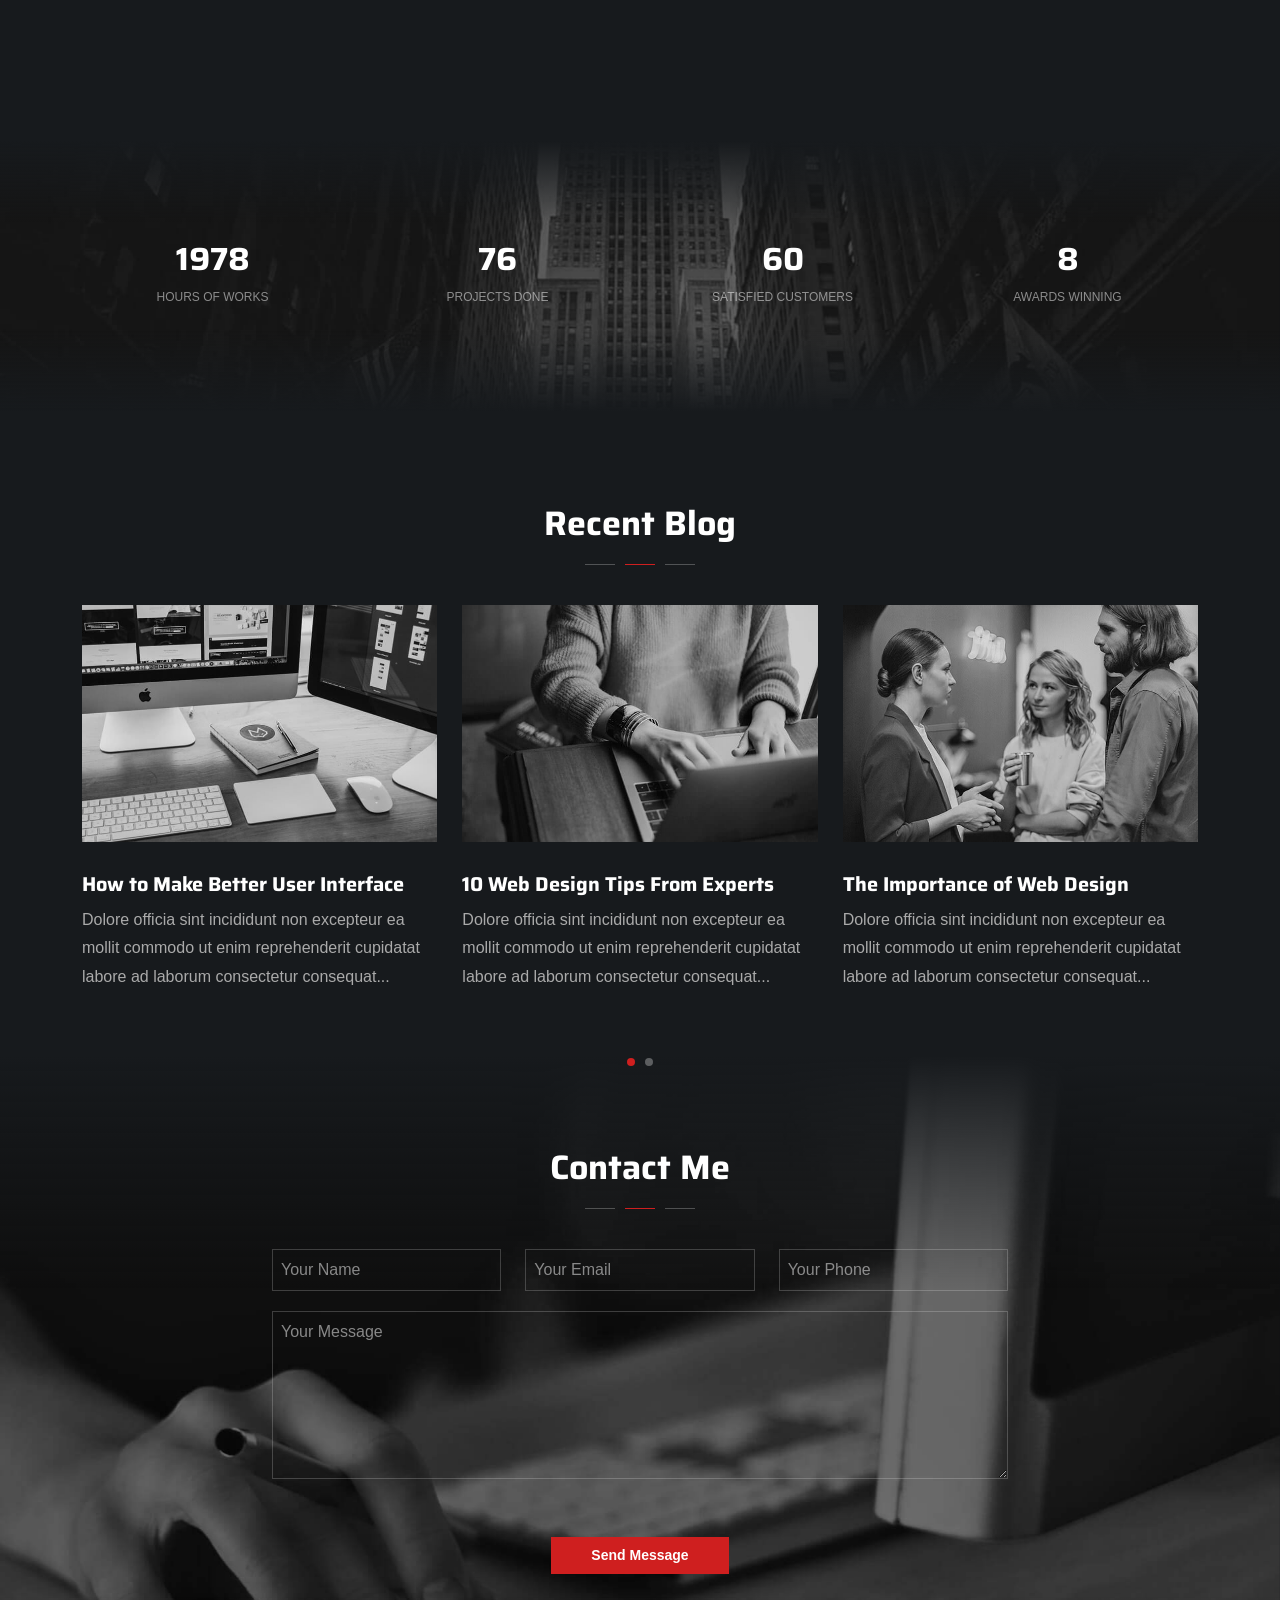
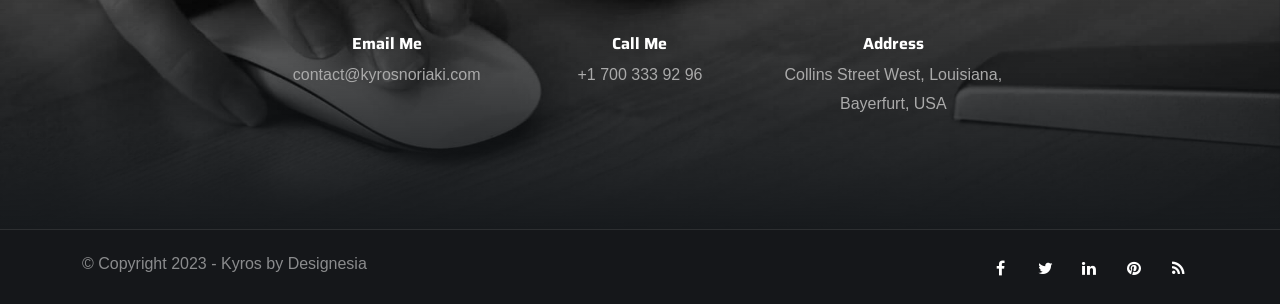
<file: index-menu-reveal.html>
<!DOCTYPE html>
<html lang="zxx">

<head>
    <title>Kyros - Personal Website</title>
    <link rel="icon" href="images/icon.png" type="image/gif" sizes="16x16">
    <meta content="text/html;charset=utf-8" http-equiv="Content-Type">
    <meta content="width=device-width, initial-scale=1.0" name="viewport" />
    <meta content="Kyros - Personal Website" name="description" />
    <meta content="" name="keywords" />
    <meta content="" name="author" />
    <!-- CSS Files
    ================================================== -->
    <link href="css/bootstrap.min.css" rel="stylesheet" type="text/css" id="bootstrap" />
    <link href="css/plugins.css" rel="stylesheet" type="text/css" />
    <link href="css/style.css" rel="stylesheet" type="text/css" />
    <style>
        :root {
            --primary-color: #CF1F1F;
            --primary-color-rgb: 207, 31, 31;
        }
    </style>
    <link href="css/coloring.css" rel="stylesheet" type="text/css" />
</head>

<body class="onepage dark-scheme">
    <div id="wrapper">
        <!-- header begin -->
        <header class="header-v2 transparent">
            <div class="container">
                <div class="row">
                    <div class="col-md-12">
                        <div class="de-flex sm-pt10">
                            <div class="de-flex-col">
                                <div class="de-flex-col">
                                    <!-- logo begin -->
                                    <div id="logo">
                                        <a href="index.html">
                                            <img alt="" class="logo" src="images/logo.png" />
                                            <img alt="" class="logo-2" src="images/logo.png" />
                                        </a>
                                    </div>
                                    <!-- logo close -->
                                </div>
                            </div>
                            <div class="de-flex-col">
                                <div class="menu_side_area">
                                    <span id="de-menu-reveal">
                                        <span class="lt"></span>
                                        <span class="lm"></span>
                                        <span class="lb"></span>
                                    </span>
                                </div>
                            </div>
                        </div>
                    </div>
                </div>
            </div>
        </header>
        <!-- header close -->
        <div id="de-menu-container">
            <div class="mainmenu-v2-wrap">
                <ul id="mainmenu-v2">
                    <li><a class="active" href="#top">Home<span></span></a></li>
                    <li><a href="#section-about">About me<span></span></a></li>
                    <li><a href="#section-services">What I Do<span></span></a></li>
                    <li><a href="#section-portfolio">Portfolio<span></span></a></li>
                    <li><a href="#section-resume">My Resume<span></span></a></li>
                    <li><a href="#section-blog">Blog<span></span></a></li>
                    <li><a href="#section-contact">Contact Me<span></span></a></li>
                </ul>
            </div>
        </div>
        <!-- content begin -->
        <div class="no-bottom no-top" id="content">
            <div id="top"></div>

            <!-- page preloader begin -->
            <div id="preloader">
                <div class="preloader1"></div>
            </div>
            <!-- page preloader close -->
            
            <!-- float text begin -->
            <div class="float-text">
                <div class="de_social-icons">
                    <a href="#"><i class="fa fa-facebook fa-lg"></i></a>
                    <a href="#"><i class="fa fa-twitter fa-lg"></i></a>
                    <a href="#"><i class="fa fa-instagram fa-lg"></i></a>
                </div>
                <span>Follow Me</span>
            </div>
            <!-- float text close --> 

            <!-- load external content begin -->
            <div id="de_modal">
                <button class="button-close"></button>
                <div class="d-modal-loader"></div>
            </div>
             <!-- load external content close -->

            <section aria-label="section" class="jarallax no-top no-bottom text-light">
                <img src="images/background/1.jpg" class="jarallax-img" alt="">
                <div class="v-center">
                    <div class="container">
                        <div class="row align-items-center">
                            <div class="col-md-12">
                                <h6 class="wow fadeInUp" data-wow-delay=".4s"><span class="id-color">I Am Kyros Noriaki</span></h6>
                                <div class="spacer-10"></div>
                                <div class="h1_big text-white wow fadeInUp" data-wow-delay=".6s">
                                    <div class="typed-strings">
                                        <p>Freelancer</p>
                                        <p>Programmer</p>
                                        <p>Photographer</p>
                                    </div>
                                    <div class="typed"></div>
                                </div>
                            </div>
                            <div class="spacer-20"></div>
                            <ul class="list_location wow fadeInUp" data-wow-delay=".8s">
                                <li><span>France</span>Bodin, Chauveau</li>
                                <li><span>USA</span>Louisiana, Bayerfurt</li>
                                <li><span>German</span>Hamburg, Dortmund</li>
                            </ul>
                        </div>
                    </div>
                </div>
                <a href="#section-about" class="mouse-icon-click scroll-to wow fadeInUp" data-wow-delay=".8s">
                    <span class="mouse fadeScroll relative" data-scroll-speed="10">
                        <span class="scroll"></span>
                    </span>
                </a>
                <div class="de-gradient-edge-bottom"></div>
            </section>
            <section id="section-about">
                <div class="container relative">
                    <div class="row">
                        <div class="col-md-12 text-center wow fadeInUp">
                            <h2>About Me</h2>
                            <div class="space-border"></div>
                        </div>
                        <div class="col-md-8 offset-md-2 text-center wow fadeInUp">
                            <p>I am a website designer from Lousiana, with a strong focus in UI/UX design. I love to get new experiences and always learn from my surroundings. I've done more than 285 projects. You can check it through portfolio section on
                                this website. I looking forward to any opportunities and challenges. </p>
                        </div>
                        <div class="spacer-single"></div>
                        <div class="col-lg-3 position-relative wow fadeIn" data-wow-delay=".2s">
                            <div class="position-relative">
                                <div class="progressbar" data-animate="false">
                                    <div class="circle" data-percent="90">
                                        <div></div>
                                    </div>
                                    <h4>HTML</h4>
                                </div>
                            </div>
                        </div>
                        <div class="col-lg-3 position-relative wow fadeIn" data-wow-delay=".4s">
                            <div class="position-relative">
                                <div class="progressbar" data-animate="false">
                                    <div class="circle" data-percent="85">
                                        <div></div>
                                    </div>
                                    <h4>CSS</h4>
                                </div>
                            </div>
                        </div>
                        <div class="col-lg-3 position-relative wow fadeIn" data-wow-delay=".6s">
                            <div class="position-relative">
                                <div class="progressbar" data-animate="false">
                                    <div class="circle" data-percent="80">
                                        <div></div>
                                    </div>
                                    <h4>PHP</h4>
                                </div>
                            </div>
                        </div>
                        <div class="col-lg-3 position-relative wow fadeIn" data-wow-delay=".8s">
                            <div class="position-relative">
                                <div class="progressbar" data-animate="false">
                                    <div class="circle" data-percent="75">
                                        <div></div>
                                    </div>
                                    <h4>jQuery</h4>
                                </div>
                            </div>
                        </div>
                    </div>
                </div>
            </section>
            <section id="section-my-quote" aria-label="section" class="jarallax no-top no-bottom">
                <div class="de-gradient-edge-top"></div>
                <img src="images/background/2.jpg" class="jarallax-img" alt="">
                <div class="v-center">
                    <div class="container">
                        <div class="row align-items-center">
                            <div class="col-md-10 offset-md-1">
                                <blockquote class="q-big wow fadeIn" data-wow-duration="3s">
                                    <i class="d-big icon_quotations"></i>
                                    Do more than is required. What is the distance between someone who achieves their goals consistently and those who spend their lives and careers merely following? The extra mile.
                                    <span class="d-quote-by">Kyros Noriaki</span>
                                </blockquote>
                                <div class="spacer-double"></div>
                            </div>
                        </div>
                    </div>
                </div>
                <div class="de-gradient-edge-bottom"></div>
            </section>
            <section id="section-services" class="no-bottom">
                <div class="container relative">
                    <div class="row">
                        <div class="col-md-12 text-center wow fadeInUp">
                            <h2>What I Do</h2>
                            <div class="space-border"></div>
                        </div>
                        <div class="spacer-single"></div>
                        <div class="row g-0">
                            <div class="col-lg-4 wow fadeIn" data-wow-delay=".2s">
                                <div class="de_3d-box">
                                    <div class="d-inner">
                                        <i class="icon_genius id-color"></i>
                                        <div class="text">
                                            <h3>Branding</h3>
                                            Ex velit cupidatat magna voluptate deserunt quis et dolor adipisicing elit culpa ad exercitation proident irure deserunt irure.
                                        </div>
                                    </div>
                                </div>
                            </div>
                            <div class="col-lg-4 wow fadeIn" data-wow-delay=".4s">
                                <div class="de_3d-box">
                                    <div class="d-inner">
                                        <i class="icon_tools id-color"></i>
                                        <div class="text">
                                            <h3>Development</h3>
                                            Ex velit cupidatat magna voluptate deserunt quis et dolor adipisicing elit culpa ad exercitation proident irure deserunt irure.
                                        </div>
                                    </div>
                                </div>
                            </div>
                            <div class="col-lg-4 wow fadeIn" data-wow-delay=".6s">
                                <div class="de_3d-box">
                                    <div class="d-inner">
                                        <i class="icon_camera_alt id-color"></i>
                                        <div class="text">
                                            <h3>Photography</h3>
                                            Ex velit cupidatat magna voluptate deserunt quis et dolor adipisicing elit culpa ad exercitation proident irure deserunt irure.
                                        </div>
                                    </div>
                                </div>
                            </div>
                        </div>
                    </div>
                </div>
            </section>
            <section id="section-portfolio" class="no-bottom">
                <div class="container relative">
                    <div class="row">
                        <div class="col-md-12 text-center wow fadeInUp">
                            <h2>Portfolio</h2>
                            <div class="space-border"></div>
                        </div>
                    </div>
                    <div id="gallery" class="row sequence">
                        <div class="col-md-4 item">
                            <div class="de_modal wow" data-url="single-project.html">
                                <div class="card-image-1 mod-c" data-tilt>
                                    <div class="d-text">
                                        <h3>Single Image</h3>
                                        <h5 class="d-tag">website</h5>
                                    </div>
                                    <img src="images/gallery/1.jpg" class="img-fluid" alt="">
                                </div>
                            </div>
                        </div>
                        <div class="col-md-4 item">
                            <div class="de_modal wow" data-url="single-project-2.html">
                                <div class="card-image-1 mod-c" data-tilt>
                                    <div class="d-text">
                                        <h3>Multiple Images</h3>
                                        <h5 class="d-tag">website</h5>
                                    </div>
                                    <img src="images/gallery/2.jpg" class="img-fluid" alt="">
                                </div>
                            </div>
                        </div>
                        <div class="col-md-4 item">
                            <div class="de_modal wow" data-url="single-project-3.html">
                                <div class="card-image-1 mod-c" data-tilt>
                                    <div class="d-text">
                                        <h3>Self Hosted Video</h3>
                                        <h5 class="d-tag">website</h5>
                                    </div>
                                    <img src="images/gallery/3.jpg" class="img-fluid" alt="">
                                </div>
                            </div>
                        </div>
                        <div class="col-md-4 item">
                            <div class="de_modal wow" data-url="single-project.html">
                                <div class="card-image-1 mod-c" data-tilt>
                                    <div class="d-text">
                                        <h3>Bluetec App</h3>
                                        <h5 class="d-tag">website</h5>
                                    </div>
                                    <img src="images/gallery/4.jpg" class="img-fluid" alt="">
                                </div>
                            </div>
                        </div>
                        <div class="col-md-4 item">
                            <div class="de_modal wow" data-url="single-project.html">
                                <div class="card-image-1 mod-c" data-tilt>
                                    <div class="d-text">
                                        <h3>Uhost Hosting</h3>
                                        <h5 class="d-tag">website</h5>
                                    </div>
                                    <img src="images/gallery/5.jpg" class="img-fluid" alt="">
                                </div>
                            </div>
                        </div>
                        <div class="col-md-4 item">
                            <div class="de_modal wow" data-url="single-project.html">
                                <div class="card-image-1 mod-c" data-tilt>
                                    <div class="d-text">
                                        <h3>Bolo Creative</h3>
                                        <h5 class="d-tag">website</h5>
                                    </div>
                                    <img src="images/gallery/6.jpg" class="img-fluid" alt="">
                                </div>
                            </div>
                        </div>
                    </div>
                </div>
            </section>
            <section id="section-resume">
                <div class="container relative">
                    <div class="row">
                        <div class="col-md-12 text-center wow fadeInUp">
                            <h2>My Resume</h2>
                            <div class="space-border"></div>
                        </div>
                    </div>
                    <div class="row gh-5">
                        <div class="col-lg-6 wow fadeInUp">
                            <div class="p-4">
                                <h3 class="s_border">Experiences</h3>
                                <ul class="d_timeline">
                                    <li class="d_timeline-item">
                                        <h3 class="d_timeline-title">2014 - now</h3>
                                        <p class="d_timeline-text"><span class="d_title">Founder &amp; Creative Director</span><span class="d_company">Kyros Studio</span>Lorem ipsum dolor sit amet consectetur adipisicing elit. Animi tempora perferendis vero officia enim impedit voluptatem dignissimos, veniam ratione est alias rerum aperiam, nam aliquam reprehenderit iste dolor.</p>
                                    </li>
                                    <li class="d_timeline-item">
                                        <h3 class="d_timeline-title">2010 - 2014</h3>
                                        <p class="d_timeline-text"><span class="d_title">Senior UI / UX Designer</span><span class="d_company">Google Inc</span>Lorem ipsum dolor sit amet consectetur adipisicing elit. Animi tempora perferendis vero officia enim impedit voluptatem dignissimos, veniam ratione est alias rerum aperiam, nam aliquam reprehenderit iste dolor.</p>
                                    </li>
                                    <li class="d_timeline-item">
                                        <h3 class="d_timeline-title">2008 - 2010</h3>
                                        <p class="d_timeline-text"><span class="d_title">Graphic Designer</span><span class="d_company">Kyros Studio</span>Lorem ipsum dolor sit amet consectetur adipisicing elit. Animi tempora perferendis vero officia enim impedit voluptatem dignissimos, veniam ratione est alias rerum aperiam, nam aliquam reprehenderit iste dolor.</p>
                                    </li>
                                </ul>
                            </div>
                        </div>
                        <div class="col-lg-6 wow fadeInUp">
                            <div class="p-4">
                                <h3 class="s_border">Education</h3>
                                <ul class="d_timeline">
                                    <li class="d_timeline-item">
                                        <h3 class="d_timeline-title">2004 - 2008</h3>
                                        <p class="d_timeline-text"><span class="d_title">Master in Design</span><span class="d_company">New York University</span>Lorem ipsum dolor sit amet consectetur adipisicing elit. Animi tempora perferendis vero officia enim impedit voluptatem dignissimos, veniam ratione est alias rerum aperiam, nam aliquam reprehenderit iste dolor.</p>
                                    </li>
                                    <li class="d_timeline-item">
                                        <h3 class="d_timeline-title">2004 - 2008</h3>
                                        <p class="d_timeline-text"><span class="d_title">Bachelor of Arts</span><span class="d_company">University of London</span>Lorem ipsum dolor sit amet consectetur adipisicing elit. Animi tempora perferendis vero officia enim impedit voluptatem dignissimos, veniam ratione est alias rerum aperiam, nam aliquam reprehenderit iste dolor.</p>
                                    </li>
                                    <li class="d_timeline-item">
                                        <h3 class="d_timeline-title">2006 - 2004</h3>
                                        <p class="d_timeline-text"><span class="d_title">Artist of College</span><span class="d_company">University of Sydney</span>Lorem ipsum dolor sit amet consectetur adipisicing elit. Animi tempora perferendis vero officia enim impedit voluptatem dignissimos, veniam ratione est alias rerum aperiam, nam aliquam reprehenderit iste dolor.</p>
                                    </li>
                                </ul>
                            </div>
                        </div>
                    </div>
                </div>
            </section>
            <section id="section-fun-facts" aria-label="section" class="jarallax">
                <div class="de-gradient-edge-top"></div>
                <img src="images/background/3.jpg" class="jarallax-img" alt="">
                <div class="container">
                        <div class="row">
                            <div class="col-md-3 wow fadeIn" data-wow-delay="0">
                                <div class="de_count text-center">
                                    <h3 class="timer" data-to="8240" data-speed="2500">0</h3>
                                    <span>Hours of Works</span>
                                </div>
                            </div>

                            <div class="col-md-3 wow fadeIn" data-wow-delay=".25s">
                                <div class="de_count text-center">
                                    <h3 class="timer" data-to="315" data-speed="2500">0</h3>
                                    <span>Projects Done</span>
                                </div>
                            </div>

                            <div class="col-md-3 wow fadeIn" data-wow-delay=".5s">
                                <div class="de_count text-center">
                                    <h3 class="timer" data-to="250" data-speed="2500">0</h3>
                                    <span>Satisfied Customers</span>
                                </div>
                            </div>

                            <div class="col-md-3 wow fadeIn" data-wow-delay=".75s">
                                <div class="de_count text-center">
                                    <h3 class="timer" data-to="32" data-speed="2500">0</h3>
                                    <span>Awards Winning</span>
                                </div>
                            </div>
                        </div>
                    </div>
                <div class="de-gradient-edge-bottom"></div>
            </section>
            <section id="section-blog" class="no-bottom">
                <div class="container relative">
                    <div class="row">
                        <div class="col-md-12 text-center wow fadeInUp">
                            <h2>Recent Blog</h2>
                            <div class="space-border"></div>
                        </div>
                    </div>
                    <div id="carousel-blog" class="owl-carousel wow fadeInUp">
                        <div class="bloglist item">
                            <div class="post-content">
                                <div class="post-image">
                                    <div class="de_modal" data-url="single-blog.html"><img alt="" src="images/blog/1.jpg" class="lazy grayscale"></div>
                                </div>
                                <div class="post-text">
                                    <h4 class="de_modal" data-url="single-blog.html">How to Make Better User Interface</h4>
                                    <p>Dolore officia sint incididunt non excepteur ea mollit commodo ut enim reprehenderit cupidatat labore ad laborum consectetur consequat...</p>
                                </div>
                            </div>
                        </div>
                        <div class="bloglist item">
                            <div class="post-content">
                                <div class="post-image">
                                    <div class="de_modal" data-url="single-blog.html"><img alt="" src="images/blog/2.jpg" class="lazy grayscale"></div>
                                </div>
                                <div class="post-text">
                                    <h4 class="de_modal" data-url="single-blog.html">10 Web Design Tips From Experts</h4>
                                    <p>Dolore officia sint incididunt non excepteur ea mollit commodo ut enim reprehenderit cupidatat labore ad laborum consectetur consequat...</p>
                                </div>
                            </div>
                        </div>
                        <div class="bloglist item">
                            <div class="post-content">
                                <div class="post-image">
                                    <div class="de_modal" data-url="single-blog.html"><img alt="" src="images/blog/3.jpg" class="lazy grayscale"></div>
                                </div>
                                <div class="post-text">
                                    <h4 class="de_modal" data-url="single-blog.html">The Importance of Web Design</h4>
                                    <p>Dolore officia sint incididunt non excepteur ea mollit commodo ut enim reprehenderit cupidatat labore ad laborum consectetur consequat...</p>
                                </div>
                            </div>
                        </div>
                        <div class="bloglist item">
                            <div class="post-content">
                                <div class="post-image">
                                    <div class="de_modal" data-url="single-blog.html"><img alt="" src="images/blog/4.jpg" class="lazy grayscale"></div>
                                </div>
                                <div class="post-text">
                                    <h4 class="de_modal" data-url="single-blog.html">10 Web Design Tips From Experts</h4>
                                    <p>Dolore officia sint incididunt non excepteur ea mollit commodo ut enim reprehenderit cupidatat labore ad laborum consectetur consequat...</p>
                                </div>
                            </div>
                        </div>
                        <div class="bloglist item">
                            <div class="post-content">
                                <div class="post-image">
                                    <div class="de_modal" data-url="single-blog.html"><img alt="" src="images/blog/5.jpg" class="lazy grayscale"></div>
                                </div>
                                <div class="post-text">
                                    <h4 class="de_modal" data-url="single-blog.html">The Importance of Web Design</h4>
                                    <p>Dolore officia sint incididunt non excepteur ea mollit commodo ut enim reprehenderit cupidatat labore ad laborum consectetur consequat...</p>
                                </div>
                            </div>
                        </div>
                        <div class="bloglist item">
                            <div class="post-content">
                                <div class="post-image">
                                    <div class="de_modal" data-url="single-blog.html"><img alt="" src="images/blog/6.jpg" class="lazy grayscale"></div>
                                </div>
                                <div class="post-text">
                                    <h4 class="de_modal" data-url="single-blog.html">Tips for Healthy Teeth<span></span></h4>
                                    <p>Dolore officia sint incididunt non excepteur ea mollit commodo ut enim reprehenderit cupidatat labore ad laborum consectetur consequat...</p>
                                </div>
                            </div>
                        </div>
                    </div>
                </div>
            </section>
            <section id="section-contact" class="jarallax">
                <div class="de-gradient-edge-top"></div>
                <img src="images/background/5.jpg" class="jarallax-img" alt="">
                <div class="container z-index-1000">
                    <div class="row">
                        <div class="col-md-12 text-center wow fadeInUp">
                            <h2>Contact Me</h2>
                            <div class="space-border"></div>
                        </div>
                        <div class="col-lg-8 offset-lg-2 wow fadeInUp">
                            <div class="contact_form_wrapper">
                                <form name="contactForm" id="contact_form" class="form-border" method="post" action="#">
                                    <div class="row">
                                        <div class="col-md-4">
                                            <div class="field-set">
                                                <input type="text" name="Name" id="name" class="form-control" placeholder="Your Name" required>
                                            </div>
                                        </div>
                                        <div class="col-md-4">
                                            <div class="field-set">
                                                <input type="text" name="Email" id="email" class="form-control" placeholder="Your Email" required>
                                            </div>
                                        </div>
                                        <div class="col-md-4">
                                            <div class="field-set">
                                                <input type="text" name="phone" id="phone" class="form-control" placeholder="Your Phone" required>
                                            </div>
                                        </div>
                                    </div>
                                    <div class="text-center">
                                        <div class="field-set">
                                            <textarea name="message" id="message" class="form-control" placeholder="Your Message" required></textarea>
                                        </div>
                                        <div class="g-recaptcha" data-sitekey="copy-your-site-key-here"></div>
                                        <div id='submit' class="mt10">
                                            <input type='submit' id='send_message' value='Send Message' class="btn-main">
                                        </div>

                                        <div id="success_message" class='success'>
                                            Your message has been sent successfully. Refresh this page if you want to send more messages.
                                        </div>
                                        <div id="error_message" class='error'>
                                            Sorry there was an error sending your form.
                                        </div>

                                    </div>
                                </form>
                            </div>
                            <div class="spacer-double"></div>
                            <div class="row text-center wow fadeInUp">
                                <div class="col-md-4">
                                    <div class="wm-1"></div>
                                    <h6>Email Me</h6>
                                    <p>contact@kyrosnoriaki.com</p>
                                </div>
                                <div class="col-md-4">
                                    <div class="wm-1"></div>
                                    <h6>Call Me</h6>
                                    <p>+1 700 333 92 96</p>
                                </div>
                                <div class="col-md-4">
                                    <div class="wm-1"></div>
                                    <h6>Address</h6>
                                    <p>Collins Street West, Louisiana, Bayerfurt, USA</p>
                                </div>
                            </div>
                        </div>
                    </div>
                </div>
                <div class="de-gradient-edge-bottom"></div>
            </section>
        </div>
        <!-- content close -->
        <a href="#" id="back-to-top"></a>
        <!-- footer begin -->
        <footer>
            <div class="container">
                <div class="row">
                    <div class="col-md-6">
                        <a href="index.html">
                            <span class="copy">&copy; Copyright 2023 - Kyros by Designesia</span>
                        </a>
                    </div>
                    <div class="col-md-6">
                        <div class="social-icons">
                            <a href="#"><i class="fa fa-facebook fa-lg"></i></a>
                            <a href="#"><i class="fa fa-twitter fa-lg"></i></a>
                            <a href="#"><i class="fa fa-linkedin fa-lg"></i></a>
                            <a href="#"><i class="fa fa-pinterest fa-lg"></i></a>
                            <a href="#"><i class="fa fa-rss fa-lg"></i></a>
                        </div>
                    </div>
                </div>
            </div>
        </footer>
        <!-- footer close -->
    </div>
    <!-- Javascript Files
    ================================================== -->
    <script src="js/plugins.js"></script>
    <script src="js/designesia.js"></script>
    <script src='https://www.google.com/recaptcha/api.js' async defer></script>
    <script src="form.js"></script>
    <script>
    jQuery(function($) {
        $('.g-recaptcha').attr('data-theme', 'dark');
    });
    </script>
    <script>
    jQuery(document).ready(function() {
        $(function() {
            // jquery typed plugin
            $(".typed").typed({
                stringsElement: $('.typed-strings'),
                typeSpeed: 100,
                backDelay: 500,
                loop: true,
                contentType: 'html', // or text
                // defaults to false for infinite loop
                loopCount: false,
                callback: function() { null; },
                resetCallback: function() { newTyped(); }
            });
        });
    });
    </script>
</body>

</html>
</file>
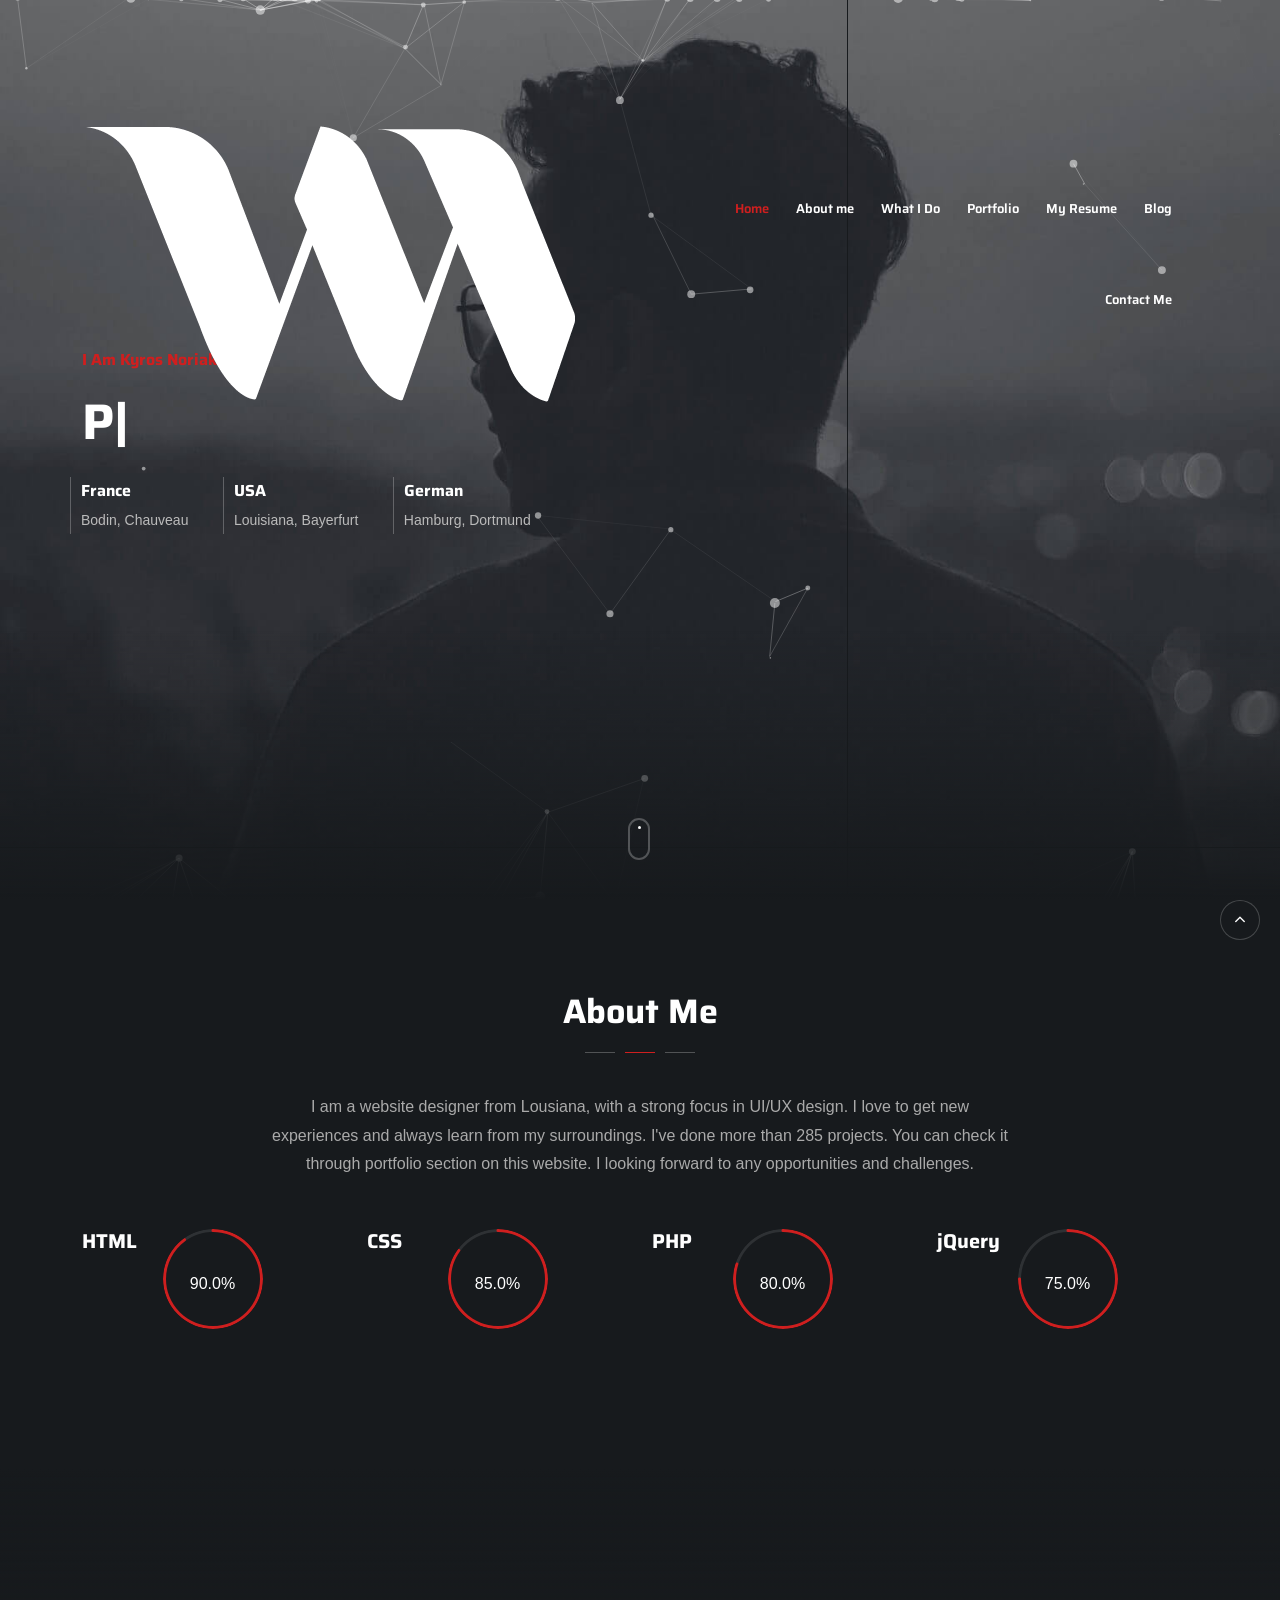
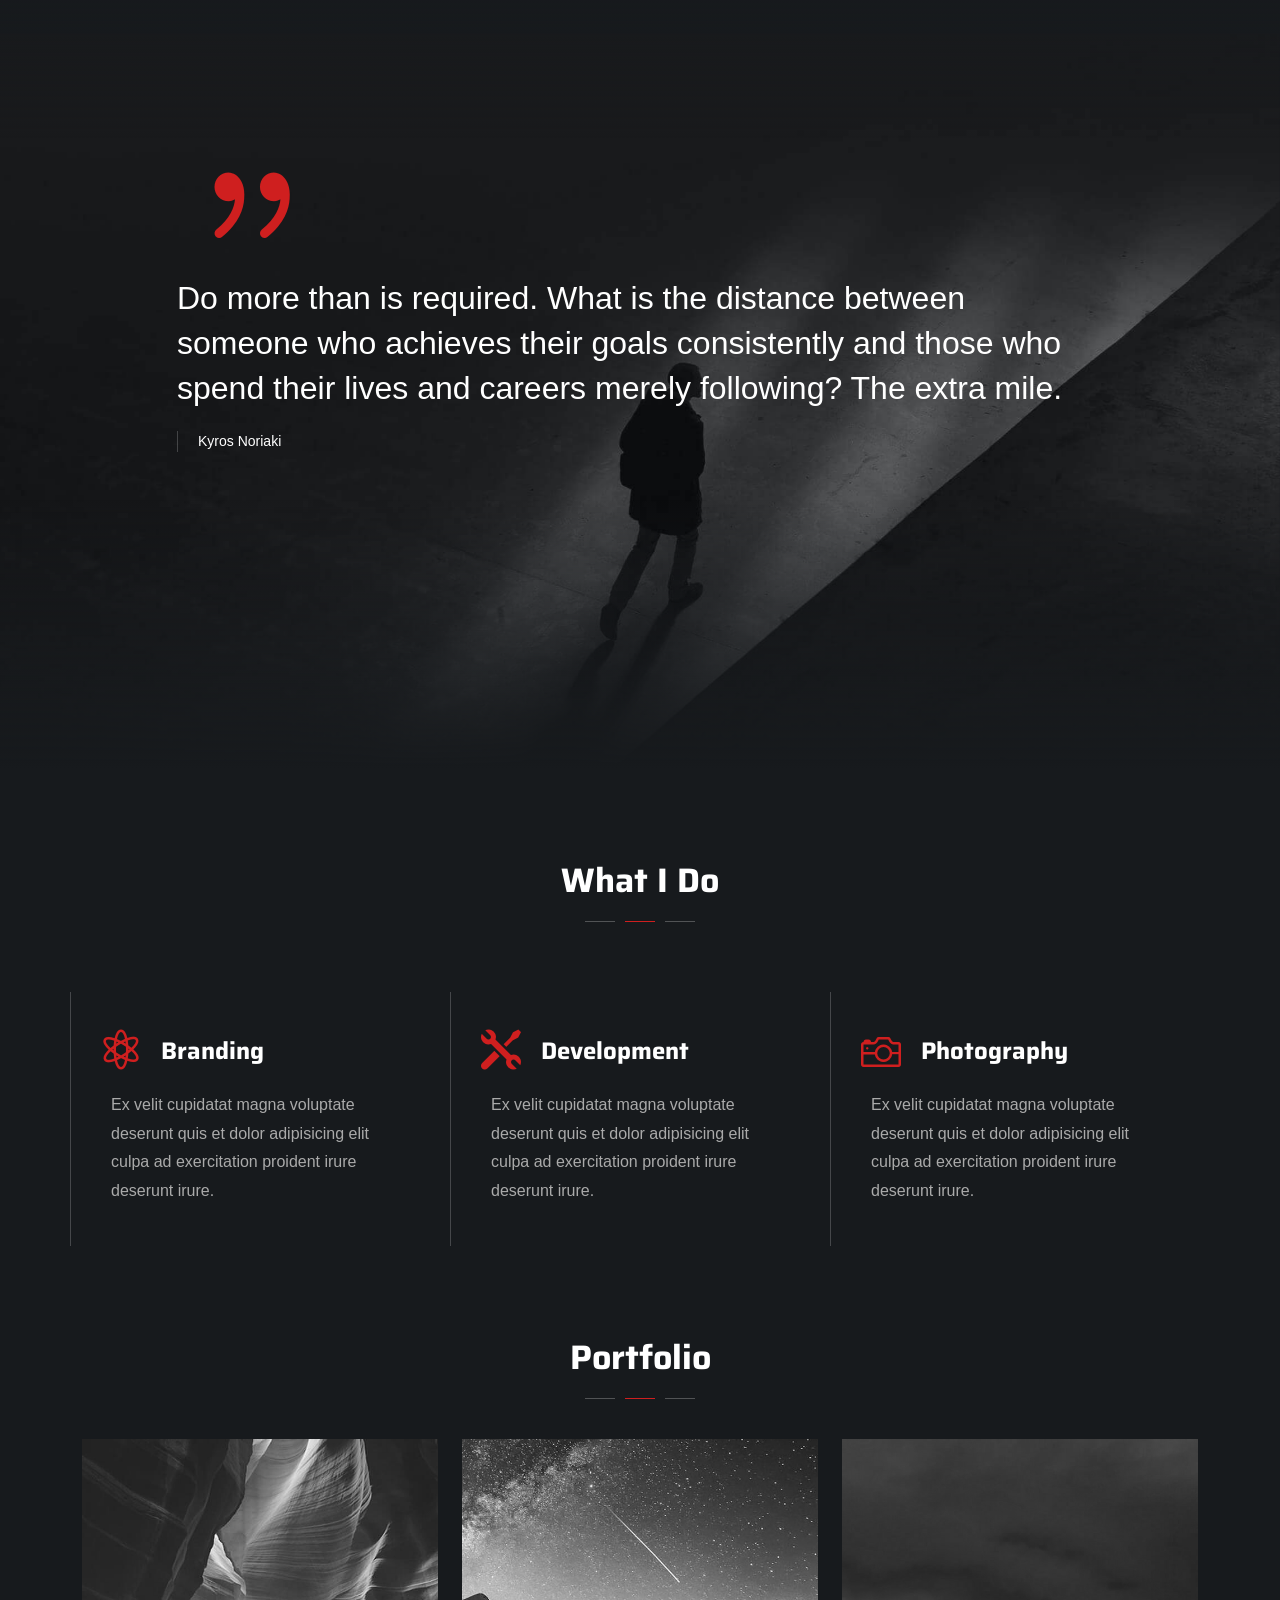
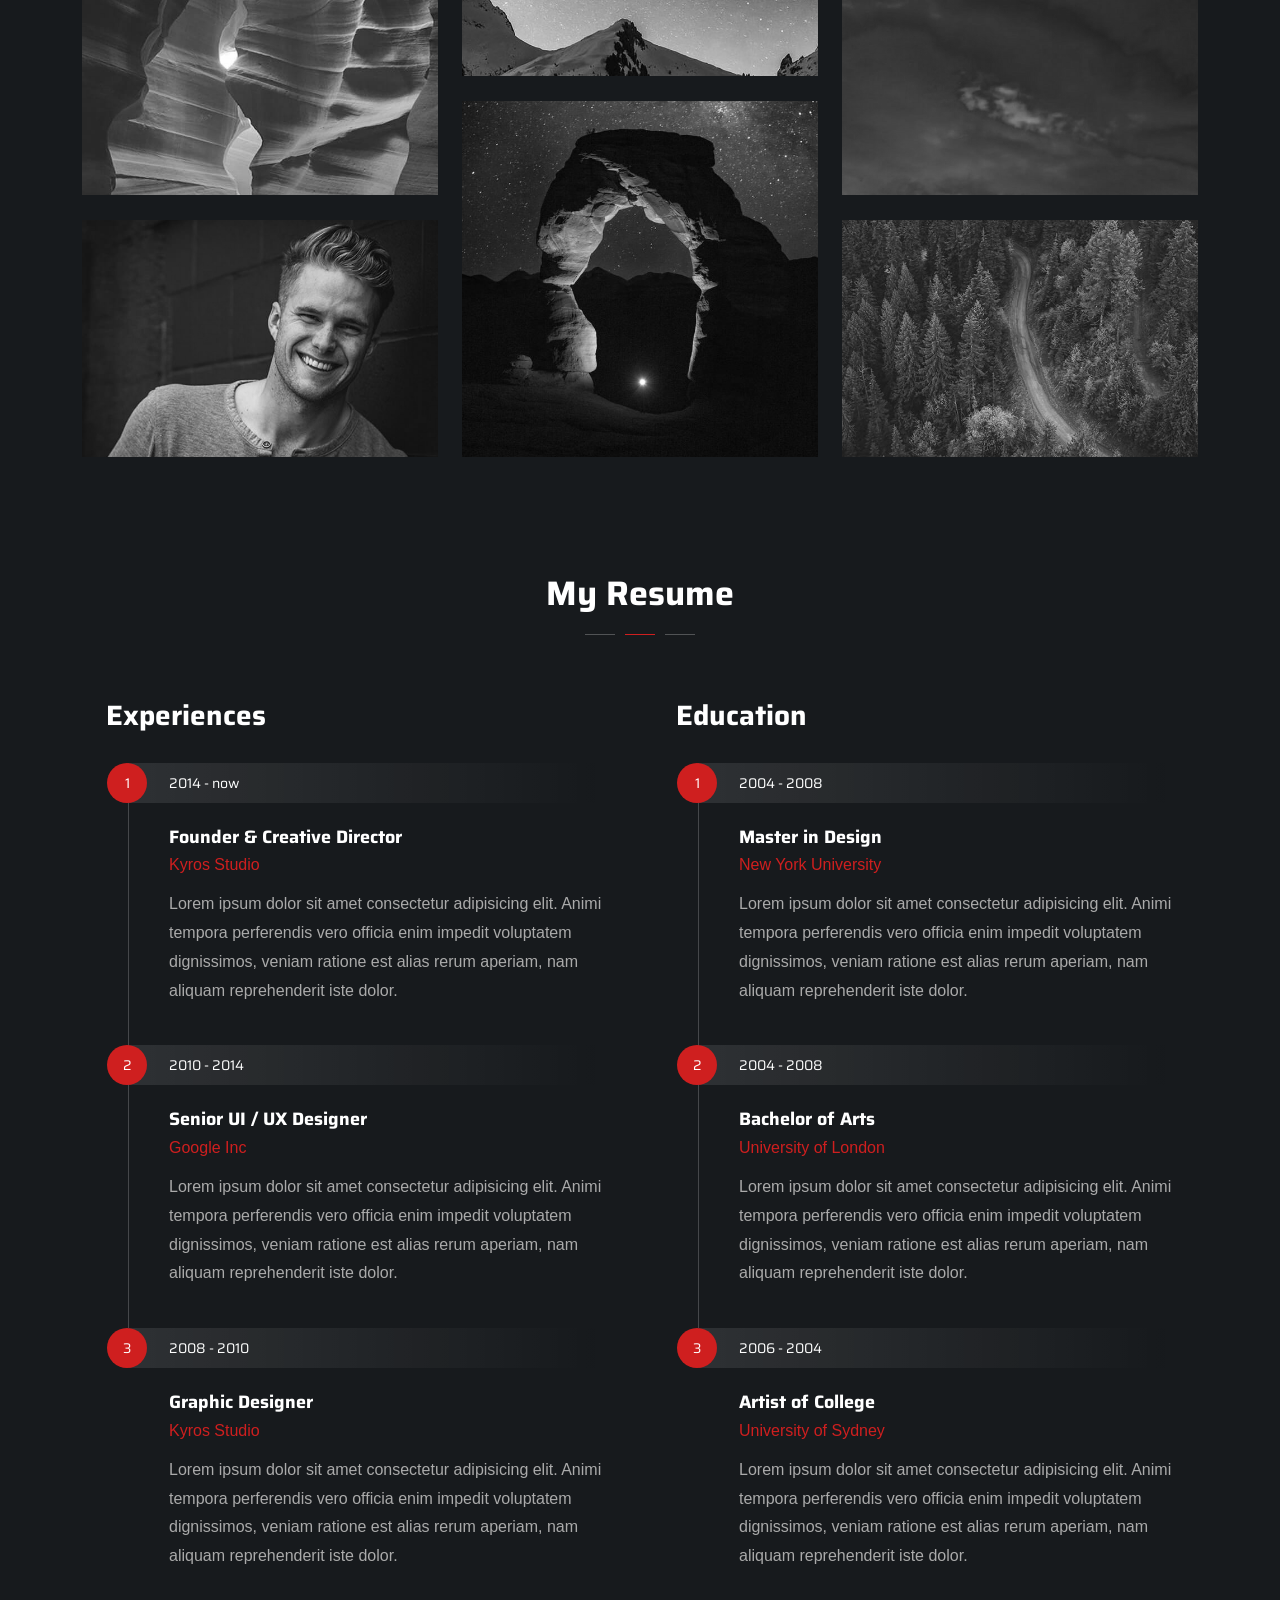
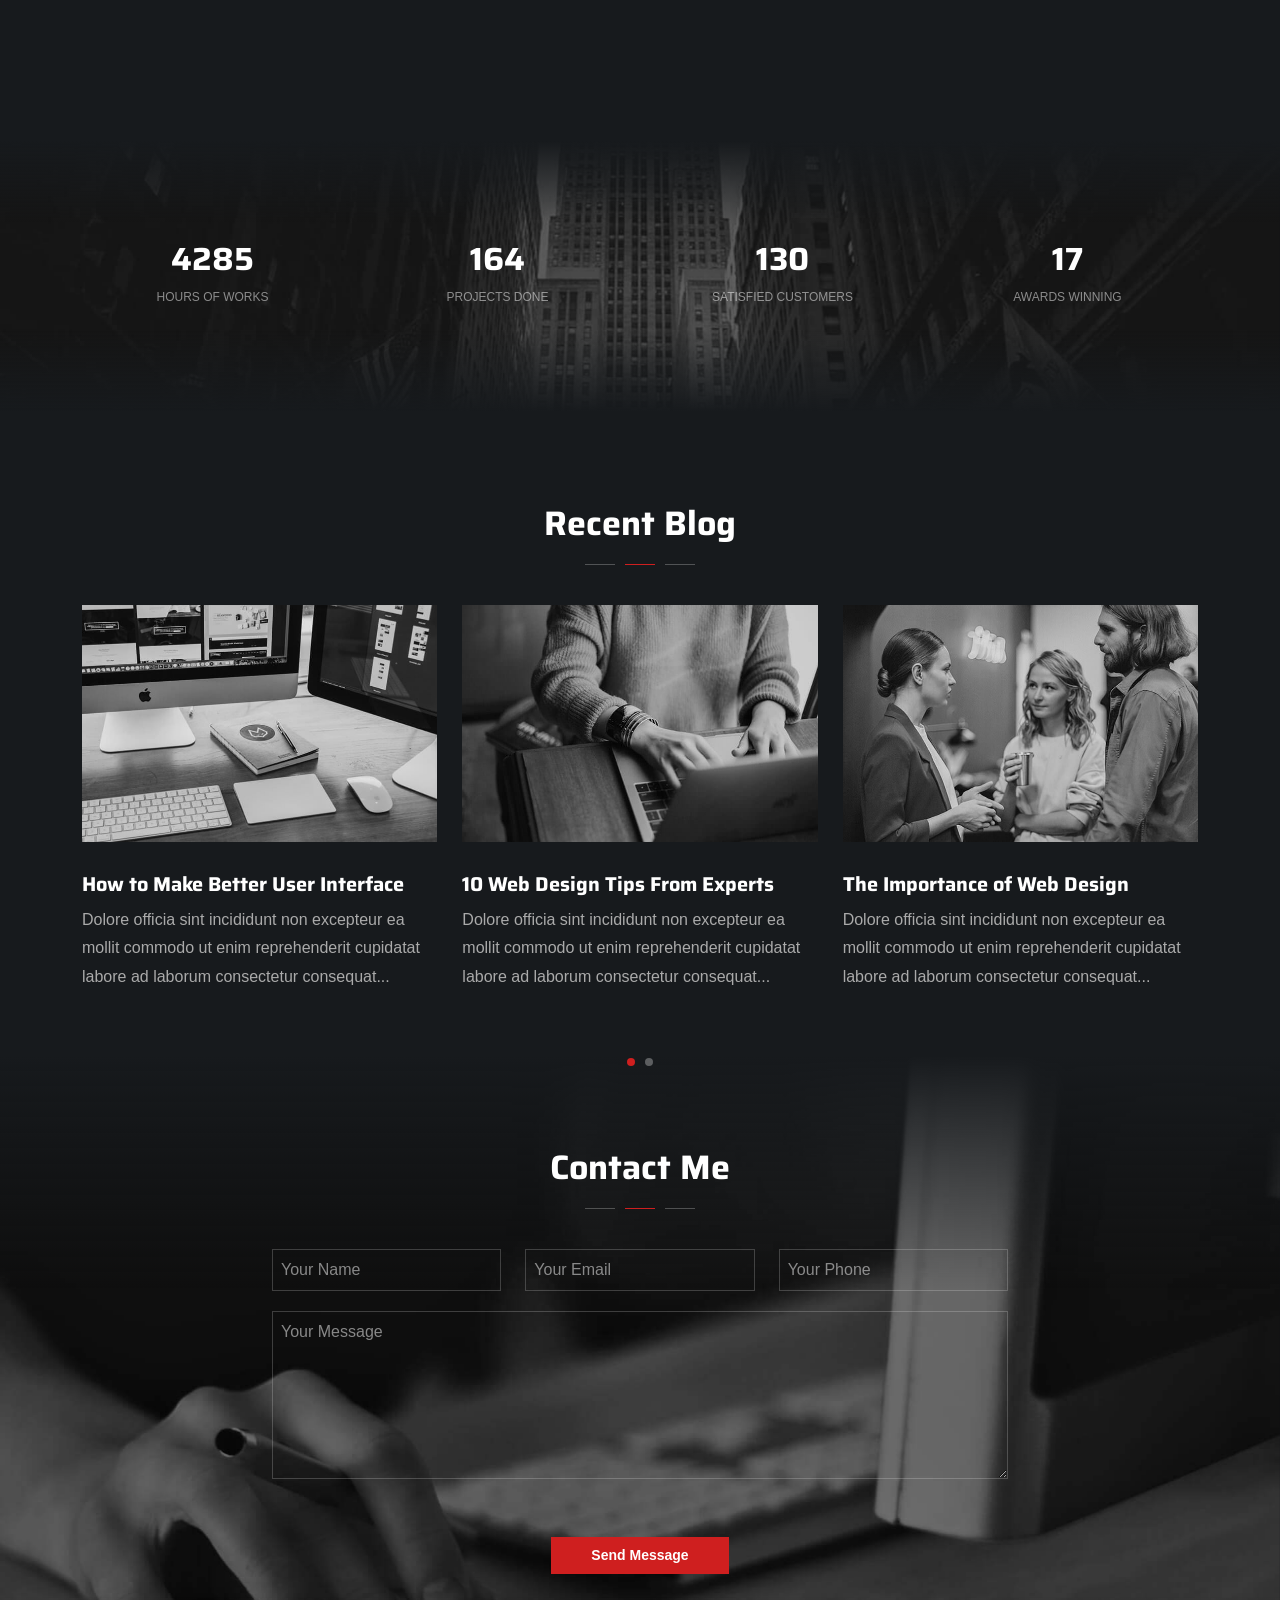
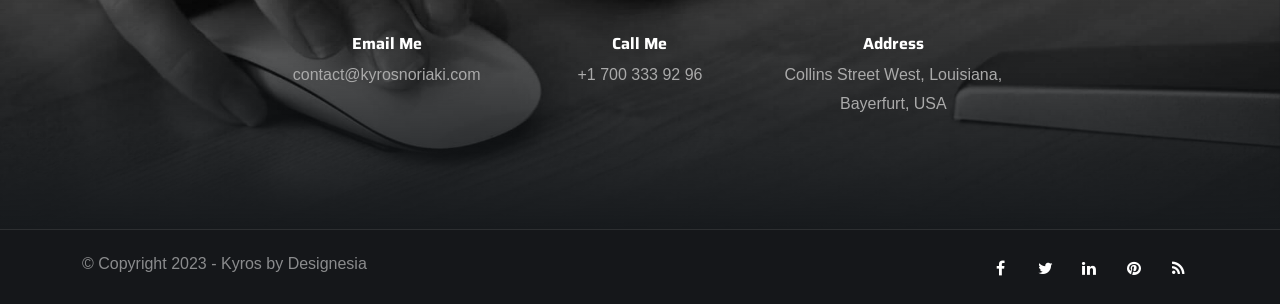
<file: index-particle-effect.html>
<!DOCTYPE html>
<html lang="zxx">

<head>
    <title>Kyros - Personal Website</title>
    <link rel="icon" href="images/icon.png" type="image/gif" sizes="16x16">
    <meta content="text/html;charset=utf-8" http-equiv="Content-Type">
    <meta content="width=device-width, initial-scale=1.0" name="viewport" />
    <meta content="Kyros - Personal Website" name="description" />
    <meta content="" name="keywords" />
    <meta content="" name="author" />
    <!-- CSS Files
    ================================================== -->
    <link href="css/bootstrap.min.css" rel="stylesheet" type="text/css" id="bootstrap" />
    <link href="css/plugins.css" rel="stylesheet" type="text/css" />
    <link href="css/style.css" rel="stylesheet" type="text/css" />
    <style>
        :root {
            --primary-color: #CF1F1F;
            --primary-color-rgb: 207, 31, 31;
        }
    </style>
    <link href="css/coloring.css" rel="stylesheet" type="text/css" />
</head>

<body class="onepage dark-scheme">
    <div id="wrapper">
        <!-- header begin -->
        <header class="transparent">
            <div class="container">
                <div class="row">
                    <div class="col-md-12">
                        <div class="de-flex sm-pt10">
                            <div class="de-flex-col">
                                <div class="de-flex-col">
                                    <!-- logo begin -->
                                    <div id="logo">
                                        <a href="index.html">
                                            <img alt="" class="logo" src="images/logo.png" />
                                            <img alt="" class="logo-2" src="images/logo.png" />
                                        </a>
                                    </div>
                                    <!-- logo close -->
                                </div>
                            </div>
                            <div class="de-flex-col header-col-right">
                                <ul id="mainmenu">
                                    <li><a class="active" href="#top">Home<span></span></a></li>
                                    <li><a href="#section-about">About me<span></span></a></li>
                                    <li><a href="#section-services">What I Do<span></span></a></li>
                                    <li><a href="#section-portfolio">Portfolio<span></span></a></li>
                                    <li><a href="#section-resume">My Resume<span></span></a></li>
                                    <li><a href="#section-blog">Blog<span></span></a></li>
                                    <li><a href="#section-contact">Contact Me<span></span></a></li>
                                </ul>
                                <div class="menu_side_area">
                                    <span id="menu-btn"></span>
                                </div>
                            </div>
                        </div>
                    </div>
                </div>
            </div>
        </header>
        <!-- header close -->
        <!-- content begin -->
        <div class="no-bottom no-top" id="content">
            <div id="top"></div>

            <!-- page preloader begin -->
            <div id="preloader">
                <div class="preloader1"></div>
            </div>
            <!-- page preloader close -->
            
            <!-- float text begin -->
            <div class="float-text">
                <div class="de_social-icons">
                    <a href="#"><i class="fa fa-facebook fa-lg"></i></a>
                    <a href="#"><i class="fa fa-twitter fa-lg"></i></a>
                    <a href="#"><i class="fa fa-instagram fa-lg"></i></a>
                </div>
                <span>Follow Me</span>
            </div>
            <!-- float text close --> 

            <!-- load external content begin -->
            <div id="de_modal">
                <button class="button-close"></button>
                <div class="d-modal-loader"></div>
            </div>
             <!-- load external content close -->

            <section aria-label="section" class="jarallax no-top no-bottom text-light">
                <img src="images/background/4.jpg" class="jarallax-img" alt="">
                <div id="particles-js"></div>
                <div class="v-center">
                    <div class="container">
                        <div class="row align-items-center">
                            <div class="col-md-12">
                                <h6 class="wow fadeInUp" data-wow-delay=".4s"><span class="id-color">I Am Kyros Noriaki</span></h6>
                                <div class="spacer-10"></div>
                                <div class="h1_big text-white wow fadeInUp" data-wow-delay=".6s">
                                    <div class="typed-strings">
                                        <p>Freelancer</p>
                                        <p>Programmer</p>
                                        <p>Photographer</p>
                                    </div>
                                    <div class="typed"></div>
                                </div>
                            </div>
                            <div class="spacer-20"></div>
                            <ul class="list_location wow fadeInUp" data-wow-delay=".8s">
                                <li><span>France</span>Bodin, Chauveau</li>
                                <li><span>USA</span>Louisiana, Bayerfurt</li>
                                <li><span>German</span>Hamburg, Dortmund</li>
                            </ul>
                        </div>
                    </div>
                </div>
                <a href="#section-about" class="mouse-icon-click scroll-to wow fadeInUp" data-wow-delay=".8s">
                    <span class="mouse fadeScroll relative" data-scroll-speed="10">
                        <span class="scroll"></span>
                    </span>
                </a>
                <div class="de-gradient-edge-bottom"></div>
            </section>
            <section id="section-about">
                <div class="container relative">
                    <div class="row">
                        <div class="col-md-12 text-center wow fadeInUp">
                            <h2>About Me</h2>
                            <div class="space-border"></div>
                        </div>
                        <div class="col-md-8 offset-md-2 text-center wow fadeInUp">
                            <p>I am a website designer from Lousiana, with a strong focus in UI/UX design. I love to get new experiences and always learn from my surroundings. I've done more than 285 projects. You can check it through portfolio section on
                                this website. I looking forward to any opportunities and challenges. </p>
                        </div>
                        <div class="spacer-single"></div>
                        <div class="col-lg-3 position-relative wow fadeIn" data-wow-delay=".2s">
                            <div class="position-relative">
                                <div class="progressbar" data-animate="false">
                                    <div class="circle" data-percent="90">
                                        <div></div>
                                    </div>
                                    <h4>HTML</h4>
                                </div>
                            </div>
                        </div>
                        <div class="col-lg-3 position-relative wow fadeIn" data-wow-delay=".4s">
                            <div class="position-relative">
                                <div class="progressbar" data-animate="false">
                                    <div class="circle" data-percent="85">
                                        <div></div>
                                    </div>
                                    <h4>CSS</h4>
                                </div>
                            </div>
                        </div>
                        <div class="col-lg-3 position-relative wow fadeIn" data-wow-delay=".6s">
                            <div class="position-relative">
                                <div class="progressbar" data-animate="false">
                                    <div class="circle" data-percent="80">
                                        <div></div>
                                    </div>
                                    <h4>PHP</h4>
                                </div>
                            </div>
                        </div>
                        <div class="col-lg-3 position-relative wow fadeIn" data-wow-delay=".8s">
                            <div class="position-relative">
                                <div class="progressbar" data-animate="false">
                                    <div class="circle" data-percent="75">
                                        <div></div>
                                    </div>
                                    <h4>jQuery</h4>
                                </div>
                            </div>
                        </div>
                    </div>
                </div>
            </section>
            <section id="section-my-quote" aria-label="section" class="jarallax no-top no-bottom">
                <div class="de-gradient-edge-top"></div>
                <img src="images/background/2.jpg" class="jarallax-img" alt="">
                <div class="v-center">
                    <div class="container">
                        <div class="row align-items-center">
                            <div class="col-md-10 offset-md-1">
                                <blockquote class="q-big wow fadeIn" data-wow-duration="3s">
                                    <i class="d-big icon_quotations"></i>
                                    Do more than is required. What is the distance between someone who achieves their goals consistently and those who spend their lives and careers merely following? The extra mile.
                                    <span class="d-quote-by">Kyros Noriaki</span>
                                </blockquote>
                                <div class="spacer-double"></div>
                            </div>
                        </div>
                    </div>
                </div>
                <div class="de-gradient-edge-bottom"></div>
            </section>
            <section id="section-services" class="no-bottom">
                <div class="container relative">
                    <div class="row">
                        <div class="col-md-12 text-center wow fadeInUp">
                            <h2>What I Do</h2>
                            <div class="space-border"></div>
                        </div>
                        <div class="spacer-single"></div>
                        <div class="row g-0">
                            <div class="col-lg-4 wow fadeIn" data-wow-delay=".2s">
                                <div class="de_3d-box">
                                    <div class="d-inner">
                                        <i class="icon_genius id-color"></i>
                                        <div class="text">
                                            <h3>Branding</h3>
                                            Ex velit cupidatat magna voluptate deserunt quis et dolor adipisicing elit culpa ad exercitation proident irure deserunt irure.
                                        </div>
                                    </div>
                                </div>
                            </div>
                            <div class="col-lg-4 wow fadeIn" data-wow-delay=".4s">
                                <div class="de_3d-box">
                                    <div class="d-inner">
                                        <i class="icon_tools id-color"></i>
                                        <div class="text">
                                            <h3>Development</h3>
                                            Ex velit cupidatat magna voluptate deserunt quis et dolor adipisicing elit culpa ad exercitation proident irure deserunt irure.
                                        </div>
                                    </div>
                                </div>
                            </div>
                            <div class="col-lg-4 wow fadeIn" data-wow-delay=".6s">
                                <div class="de_3d-box">
                                    <div class="d-inner">
                                        <i class="icon_camera_alt id-color"></i>
                                        <div class="text">
                                            <h3>Photography</h3>
                                            Ex velit cupidatat magna voluptate deserunt quis et dolor adipisicing elit culpa ad exercitation proident irure deserunt irure.
                                        </div>
                                    </div>
                                </div>
                            </div>
                        </div>
                    </div>
                </div>
            </section>
            <section id="section-portfolio" class="no-bottom">
                <div class="container relative">
                    <div class="row">
                        <div class="col-md-12 text-center wow fadeInUp">
                            <h2>Portfolio</h2>
                            <div class="space-border"></div>
                        </div>
                    </div>
                    <div id="gallery" class="row sequence">
                        <div class="col-md-4 item">
                            <div class="de_modal wow" data-url="single-project.html">
                                <div class="card-image-1 mod-c" data-tilt>
                                    <div class="d-text">
                                        <h3>Single Image</h3>
                                        <h5 class="d-tag">website</h5>
                                    </div>
                                    <img src="images/gallery/1.jpg" class="img-fluid" alt="">
                                </div>
                            </div>
                        </div>
                        <div class="col-md-4 item">
                            <div class="de_modal wow" data-url="single-project-2.html">
                                <div class="card-image-1 mod-c" data-tilt>
                                    <div class="d-text">
                                        <h3>Multiple Images</h3>
                                        <h5 class="d-tag">website</h5>
                                    </div>
                                    <img src="images/gallery/2.jpg" class="img-fluid" alt="">
                                </div>
                            </div>
                        </div>
                        <div class="col-md-4 item">
                            <div class="de_modal wow" data-url="single-project-3.html">
                                <div class="card-image-1 mod-c" data-tilt>
                                    <div class="d-text">
                                        <h3>Self Hosted Video</h3>
                                        <h5 class="d-tag">website</h5>
                                    </div>
                                    <img src="images/gallery/3.jpg" class="img-fluid" alt="">
                                </div>
                            </div>
                        </div>
                        <div class="col-md-4 item">
                            <div class="de_modal wow" data-url="single-project.html">
                                <div class="card-image-1 mod-c" data-tilt>
                                    <div class="d-text">
                                        <h3>Bluetec App</h3>
                                        <h5 class="d-tag">website</h5>
                                    </div>
                                    <img src="images/gallery/4.jpg" class="img-fluid" alt="">
                                </div>
                            </div>
                        </div>
                        <div class="col-md-4 item">
                            <div class="de_modal wow" data-url="single-project.html">
                                <div class="card-image-1 mod-c" data-tilt>
                                    <div class="d-text">
                                        <h3>Uhost Hosting</h3>
                                        <h5 class="d-tag">website</h5>
                                    </div>
                                    <img src="images/gallery/5.jpg" class="img-fluid" alt="">
                                </div>
                            </div>
                        </div>
                        <div class="col-md-4 item">
                            <div class="de_modal wow" data-url="single-project.html">
                                <div class="card-image-1 mod-c" data-tilt>
                                    <div class="d-text">
                                        <h3>Bolo Creative</h3>
                                        <h5 class="d-tag">website</h5>
                                    </div>
                                    <img src="images/gallery/6.jpg" class="img-fluid" alt="">
                                </div>
                            </div>
                        </div>
                    </div>
                </div>
            </section>
            <section id="section-resume">
                <div class="container relative">
                    <div class="row">
                        <div class="col-md-12 text-center wow fadeInUp">
                            <h2>My Resume</h2>
                            <div class="space-border"></div>
                        </div>
                    </div>
                    <div class="row gh-5">
                        <div class="col-lg-6 wow fadeInUp">
                            <div class="p-4">
                                <h3 class="s_border">Experiences</h3>
                                <ul class="d_timeline">
                                    <li class="d_timeline-item">
                                        <h3 class="d_timeline-title">2014 - now</h3>
                                        <p class="d_timeline-text"><span class="d_title">Founder &amp; Creative Director</span><span class="d_company">Kyros Studio</span>Lorem ipsum dolor sit amet consectetur adipisicing elit. Animi tempora perferendis vero officia enim impedit voluptatem dignissimos, veniam ratione est alias rerum aperiam, nam aliquam reprehenderit iste dolor.</p>
                                    </li>
                                    <li class="d_timeline-item">
                                        <h3 class="d_timeline-title">2010 - 2014</h3>
                                        <p class="d_timeline-text"><span class="d_title">Senior UI / UX Designer</span><span class="d_company">Google Inc</span>Lorem ipsum dolor sit amet consectetur adipisicing elit. Animi tempora perferendis vero officia enim impedit voluptatem dignissimos, veniam ratione est alias rerum aperiam, nam aliquam reprehenderit iste dolor.</p>
                                    </li>
                                    <li class="d_timeline-item">
                                        <h3 class="d_timeline-title">2008 - 2010</h3>
                                        <p class="d_timeline-text"><span class="d_title">Graphic Designer</span><span class="d_company">Kyros Studio</span>Lorem ipsum dolor sit amet consectetur adipisicing elit. Animi tempora perferendis vero officia enim impedit voluptatem dignissimos, veniam ratione est alias rerum aperiam, nam aliquam reprehenderit iste dolor.</p>
                                    </li>
                                </ul>
                            </div>
                        </div>
                        <div class="col-lg-6 wow fadeInUp">
                            <div class="p-4">
                                <h3 class="s_border">Education</h3>
                                <ul class="d_timeline">
                                    <li class="d_timeline-item">
                                        <h3 class="d_timeline-title">2004 - 2008</h3>
                                        <p class="d_timeline-text"><span class="d_title">Master in Design</span><span class="d_company">New York University</span>Lorem ipsum dolor sit amet consectetur adipisicing elit. Animi tempora perferendis vero officia enim impedit voluptatem dignissimos, veniam ratione est alias rerum aperiam, nam aliquam reprehenderit iste dolor.</p>
                                    </li>
                                    <li class="d_timeline-item">
                                        <h3 class="d_timeline-title">2004 - 2008</h3>
                                        <p class="d_timeline-text"><span class="d_title">Bachelor of Arts</span><span class="d_company">University of London</span>Lorem ipsum dolor sit amet consectetur adipisicing elit. Animi tempora perferendis vero officia enim impedit voluptatem dignissimos, veniam ratione est alias rerum aperiam, nam aliquam reprehenderit iste dolor.</p>
                                    </li>
                                    <li class="d_timeline-item">
                                        <h3 class="d_timeline-title">2006 - 2004</h3>
                                        <p class="d_timeline-text"><span class="d_title">Artist of College</span><span class="d_company">University of Sydney</span>Lorem ipsum dolor sit amet consectetur adipisicing elit. Animi tempora perferendis vero officia enim impedit voluptatem dignissimos, veniam ratione est alias rerum aperiam, nam aliquam reprehenderit iste dolor.</p>
                                    </li>
                                </ul>
                            </div>
                        </div>
                    </div>
                </div>
            </section>
            <section id="section-fun-facts" aria-label="section" class="jarallax">
                <div class="de-gradient-edge-top"></div>
                <img src="images/background/3.jpg" class="jarallax-img" alt="">
                <div class="container">
                        <div class="row">
                            <div class="col-md-3 wow fadeIn" data-wow-delay="0">
                                <div class="de_count text-center">
                                    <h3 class="timer" data-to="8240" data-speed="2500">0</h3>
                                    <span>Hours of Works</span>
                                </div>
                            </div>

                            <div class="col-md-3 wow fadeIn" data-wow-delay=".25s">
                                <div class="de_count text-center">
                                    <h3 class="timer" data-to="315" data-speed="2500">0</h3>
                                    <span>Projects Done</span>
                                </div>
                            </div>

                            <div class="col-md-3 wow fadeIn" data-wow-delay=".5s">
                                <div class="de_count text-center">
                                    <h3 class="timer" data-to="250" data-speed="2500">0</h3>
                                    <span>Satisfied Customers</span>
                                </div>
                            </div>

                            <div class="col-md-3 wow fadeIn" data-wow-delay=".75s">
                                <div class="de_count text-center">
                                    <h3 class="timer" data-to="32" data-speed="2500">0</h3>
                                    <span>Awards Winning</span>
                                </div>
                            </div>
                        </div>
                    </div>
                <div class="de-gradient-edge-bottom"></div>
            </section>
            <section id="section-blog" class="no-bottom">
                <div class="container relative">
                    <div class="row">
                        <div class="col-md-12 text-center wow fadeInUp">
                            <h2>Recent Blog</h2>
                            <div class="space-border"></div>
                        </div>
                    </div>
                    <div id="carousel-blog" class="owl-carousel wow fadeInUp">
                        <div class="bloglist item">
                            <div class="post-content">
                                <div class="post-image">
                                    <div class="de_modal" data-url="single-blog.html"><img alt="" src="images/blog/1.jpg" class="lazy grayscale"></div>
                                </div>
                                <div class="post-text">
                                    <h4 class="de_modal" data-url="single-blog.html">How to Make Better User Interface</h4>
                                    <p>Dolore officia sint incididunt non excepteur ea mollit commodo ut enim reprehenderit cupidatat labore ad laborum consectetur consequat...</p>
                                </div>
                            </div>
                        </div>
                        <div class="bloglist item">
                            <div class="post-content">
                                <div class="post-image">
                                    <div class="de_modal" data-url="single-blog.html"><img alt="" src="images/blog/2.jpg" class="lazy grayscale"></div>
                                </div>
                                <div class="post-text">
                                    <h4 class="de_modal" data-url="single-blog.html">10 Web Design Tips From Experts</h4>
                                    <p>Dolore officia sint incididunt non excepteur ea mollit commodo ut enim reprehenderit cupidatat labore ad laborum consectetur consequat...</p>
                                </div>
                            </div>
                        </div>
                        <div class="bloglist item">
                            <div class="post-content">
                                <div class="post-image">
                                    <div class="de_modal" data-url="single-blog.html"><img alt="" src="images/blog/3.jpg" class="lazy grayscale"></div>
                                </div>
                                <div class="post-text">
                                    <h4 class="de_modal" data-url="single-blog.html">The Importance of Web Design</h4>
                                    <p>Dolore officia sint incididunt non excepteur ea mollit commodo ut enim reprehenderit cupidatat labore ad laborum consectetur consequat...</p>
                                </div>
                            </div>
                        </div>
                        <div class="bloglist item">
                            <div class="post-content">
                                <div class="post-image">
                                    <div class="de_modal" data-url="single-blog.html"><img alt="" src="images/blog/4.jpg" class="lazy grayscale"></div>
                                </div>
                                <div class="post-text">
                                    <h4 class="de_modal" data-url="single-blog.html">10 Web Design Tips From Experts</h4>
                                    <p>Dolore officia sint incididunt non excepteur ea mollit commodo ut enim reprehenderit cupidatat labore ad laborum consectetur consequat...</p>
                                </div>
                            </div>
                        </div>
                        <div class="bloglist item">
                            <div class="post-content">
                                <div class="post-image">
                                    <div class="de_modal" data-url="single-blog.html"><img alt="" src="images/blog/5.jpg" class="lazy grayscale"></div>
                                </div>
                                <div class="post-text">
                                    <h4 class="de_modal" data-url="single-blog.html">The Importance of Web Design</h4>
                                    <p>Dolore officia sint incididunt non excepteur ea mollit commodo ut enim reprehenderit cupidatat labore ad laborum consectetur consequat...</p>
                                </div>
                            </div>
                        </div>
                        <div class="bloglist item">
                            <div class="post-content">
                                <div class="post-image">
                                    <div class="de_modal" data-url="single-blog.html"><img alt="" src="images/blog/6.jpg" class="lazy grayscale"></div>
                                </div>
                                <div class="post-text">
                                    <h4 class="de_modal" data-url="single-blog.html">Tips for Healthy Teeth<span></span></h4>
                                    <p>Dolore officia sint incididunt non excepteur ea mollit commodo ut enim reprehenderit cupidatat labore ad laborum consectetur consequat...</p>
                                </div>
                            </div>
                        </div>
                    </div>
                </div>
            </section>
            <section id="section-contact" class="jarallax">
                <div class="de-gradient-edge-top"></div>
                <img src="images/background/5.jpg" class="jarallax-img" alt="">
                <div class="container z-index-1000">
                    <div class="row">
                        <div class="col-md-12 text-center wow fadeInUp">
                            <h2>Contact Me</h2>
                            <div class="space-border"></div>
                        </div>
                        <div class="col-lg-8 offset-lg-2 wow fadeInUp">
                            <div class="contact_form_wrapper">
                                <form name="contactForm" id="contact_form" class="form-border" method="post" action="#">
                                    <div class="row">
                                        <div class="col-md-4">
                                            <div class="field-set">
                                                <input type="text" name="Name" id="name" class="form-control" placeholder="Your Name" required>
                                            </div>
                                        </div>
                                        <div class="col-md-4">
                                            <div class="field-set">
                                                <input type="text" name="Email" id="email" class="form-control" placeholder="Your Email" required>
                                            </div>
                                        </div>
                                        <div class="col-md-4">
                                            <div class="field-set">
                                                <input type="text" name="phone" id="phone" class="form-control" placeholder="Your Phone" required>
                                            </div>
                                        </div>
                                    </div>
                                    <div class="text-center">
                                        <div class="field-set">
                                            <textarea name="message" id="message" class="form-control" placeholder="Your Message" required></textarea>
                                        </div>
                                        <div class="g-recaptcha" data-sitekey="copy-your-site-key-here"></div>
                                        <div id='submit' class="mt10">
                                            <input type='submit' id='send_message' value='Send Message' class="btn-main">
                                        </div>

                                        <div id="success_message" class='success'>
                                            Your message has been sent successfully. Refresh this page if you want to send more messages.
                                        </div>
                                        <div id="error_message" class='error'>
                                            Sorry there was an error sending your form.
                                        </div>

                                    </div>
                                </form>
                            </div>
                            <div class="spacer-double"></div>
                            <div class="row text-center wow fadeInUp">
                                <div class="col-md-4">
                                    <div class="wm-1"></div>
                                    <h6>Email Me</h6>
                                    <p>contact@kyrosnoriaki.com</p>
                                </div>
                                <div class="col-md-4">
                                    <div class="wm-1"></div>
                                    <h6>Call Me</h6>
                                    <p>+1 700 333 92 96</p>
                                </div>
                                <div class="col-md-4">
                                    <div class="wm-1"></div>
                                    <h6>Address</h6>
                                    <p>Collins Street West, Louisiana, Bayerfurt, USA</p>
                                </div>
                            </div>
                        </div>
                    </div>
                </div>
                <div class="de-gradient-edge-bottom"></div>
            </section>
        </div>
        <!-- content close -->
        <a href="#" id="back-to-top"></a>
        <!-- footer begin -->
        <footer>
            <div class="container">
                <div class="row">
                    <div class="col-md-6">
                        <a href="index.html">
                            <span class="copy">&copy; Copyright 2023 - Kyros by Designesia</span>
                        </a>
                    </div>
                    <div class="col-md-6">
                        <div class="social-icons">
                            <a href="#"><i class="fa fa-facebook fa-lg"></i></a>
                            <a href="#"><i class="fa fa-twitter fa-lg"></i></a>
                            <a href="#"><i class="fa fa-linkedin fa-lg"></i></a>
                            <a href="#"><i class="fa fa-pinterest fa-lg"></i></a>
                            <a href="#"><i class="fa fa-rss fa-lg"></i></a>
                        </div>
                    </div>
                </div>
            </div>
        </footer>
        <!-- footer close -->
    </div>
    <!-- Javascript Files
    ================================================== -->
    <script src="js/plugins.js"></script>
    <script src="js/designesia.js"></script>
    <script src='https://www.google.com/recaptcha/api.js' async defer></script>
    <script src="form.js"></script>
    <script src="js/particles.js"></script>
    <script src="js/app.js"></script>
    <script>
    jQuery(function($) {
        $('.g-recaptcha').attr('data-theme', 'dark');
    });
    </script>
    <script>
    jQuery(document).ready(function() {
        $(function() {
            // jquery typed plugin
            $(".typed").typed({
                stringsElement: $('.typed-strings'),
                typeSpeed: 100,
                backDelay: 500,
                loop: true,
                contentType: 'html', // or text
                // defaults to false for infinite loop
                loopCount: false,
                callback: function() { null; },
                resetCallback: function() { newTyped(); }
            });
        });
    });
    </script>
</body>

</html>
</file>
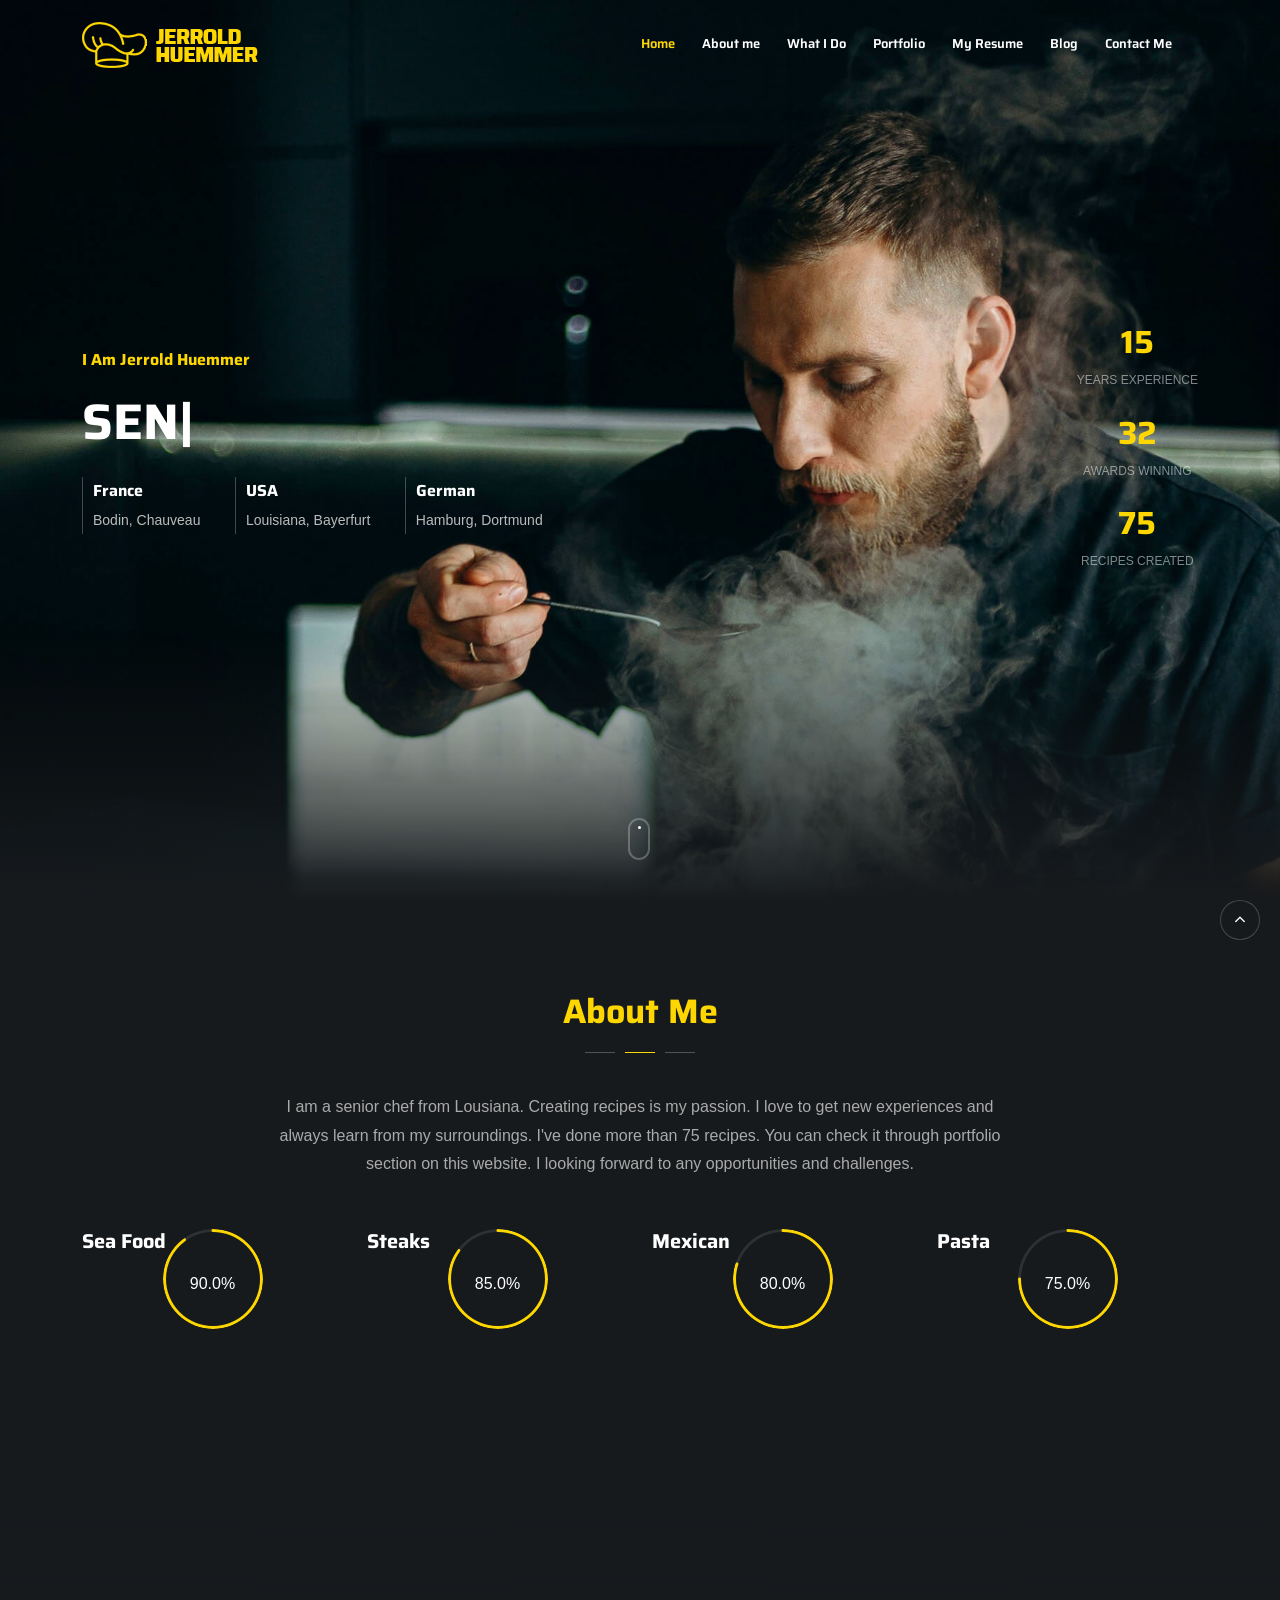
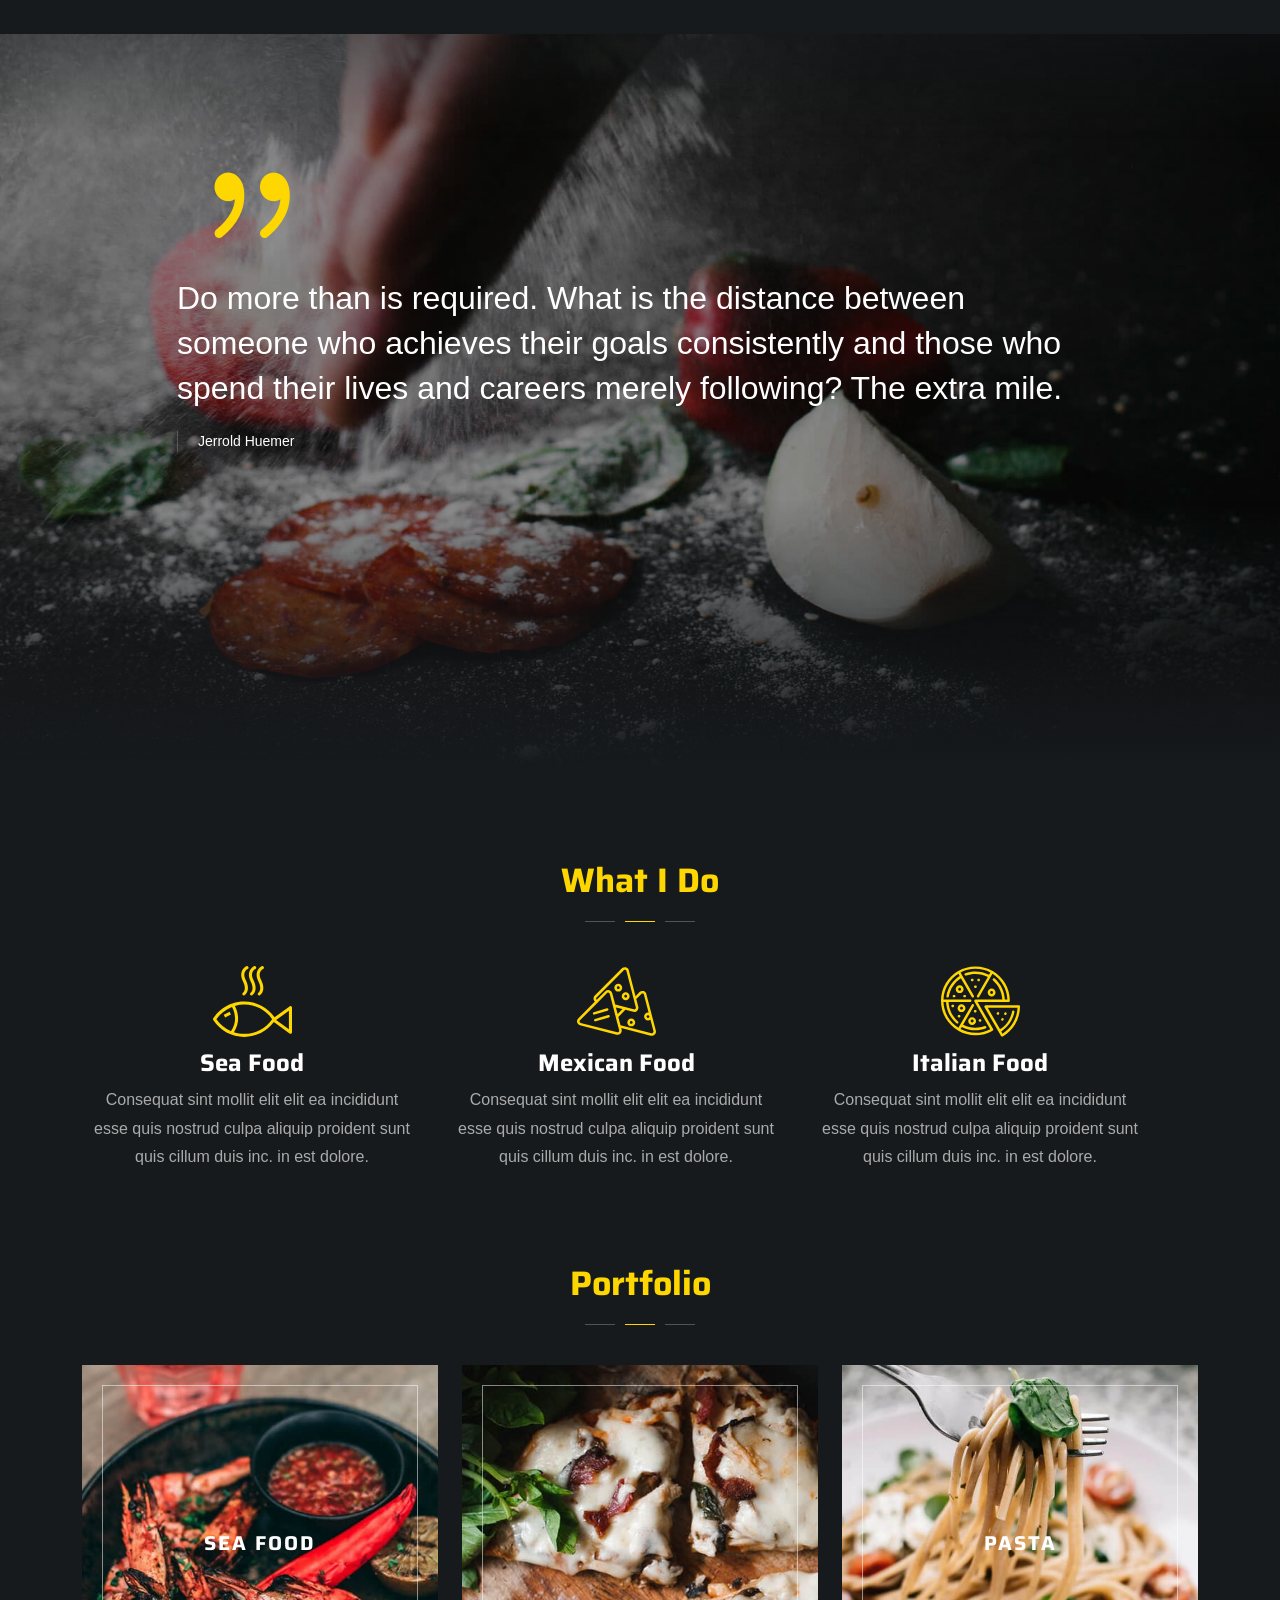
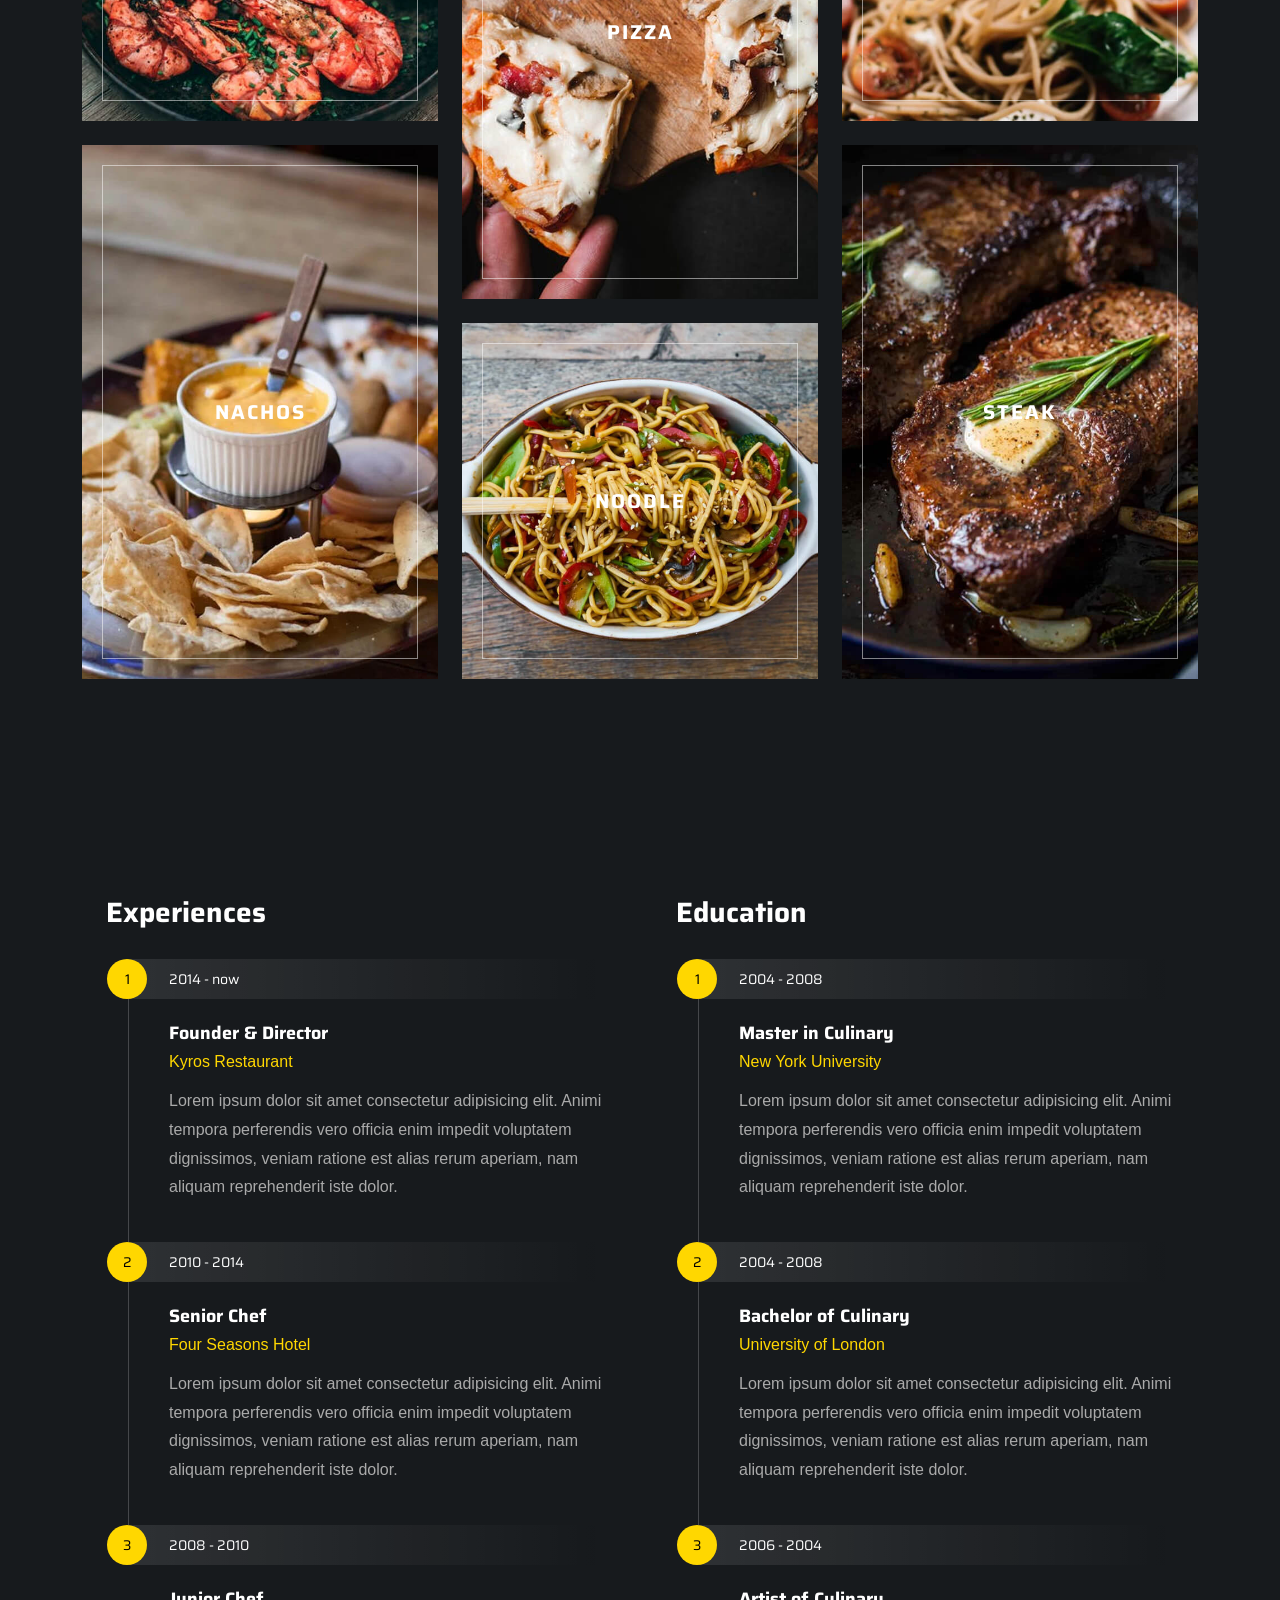
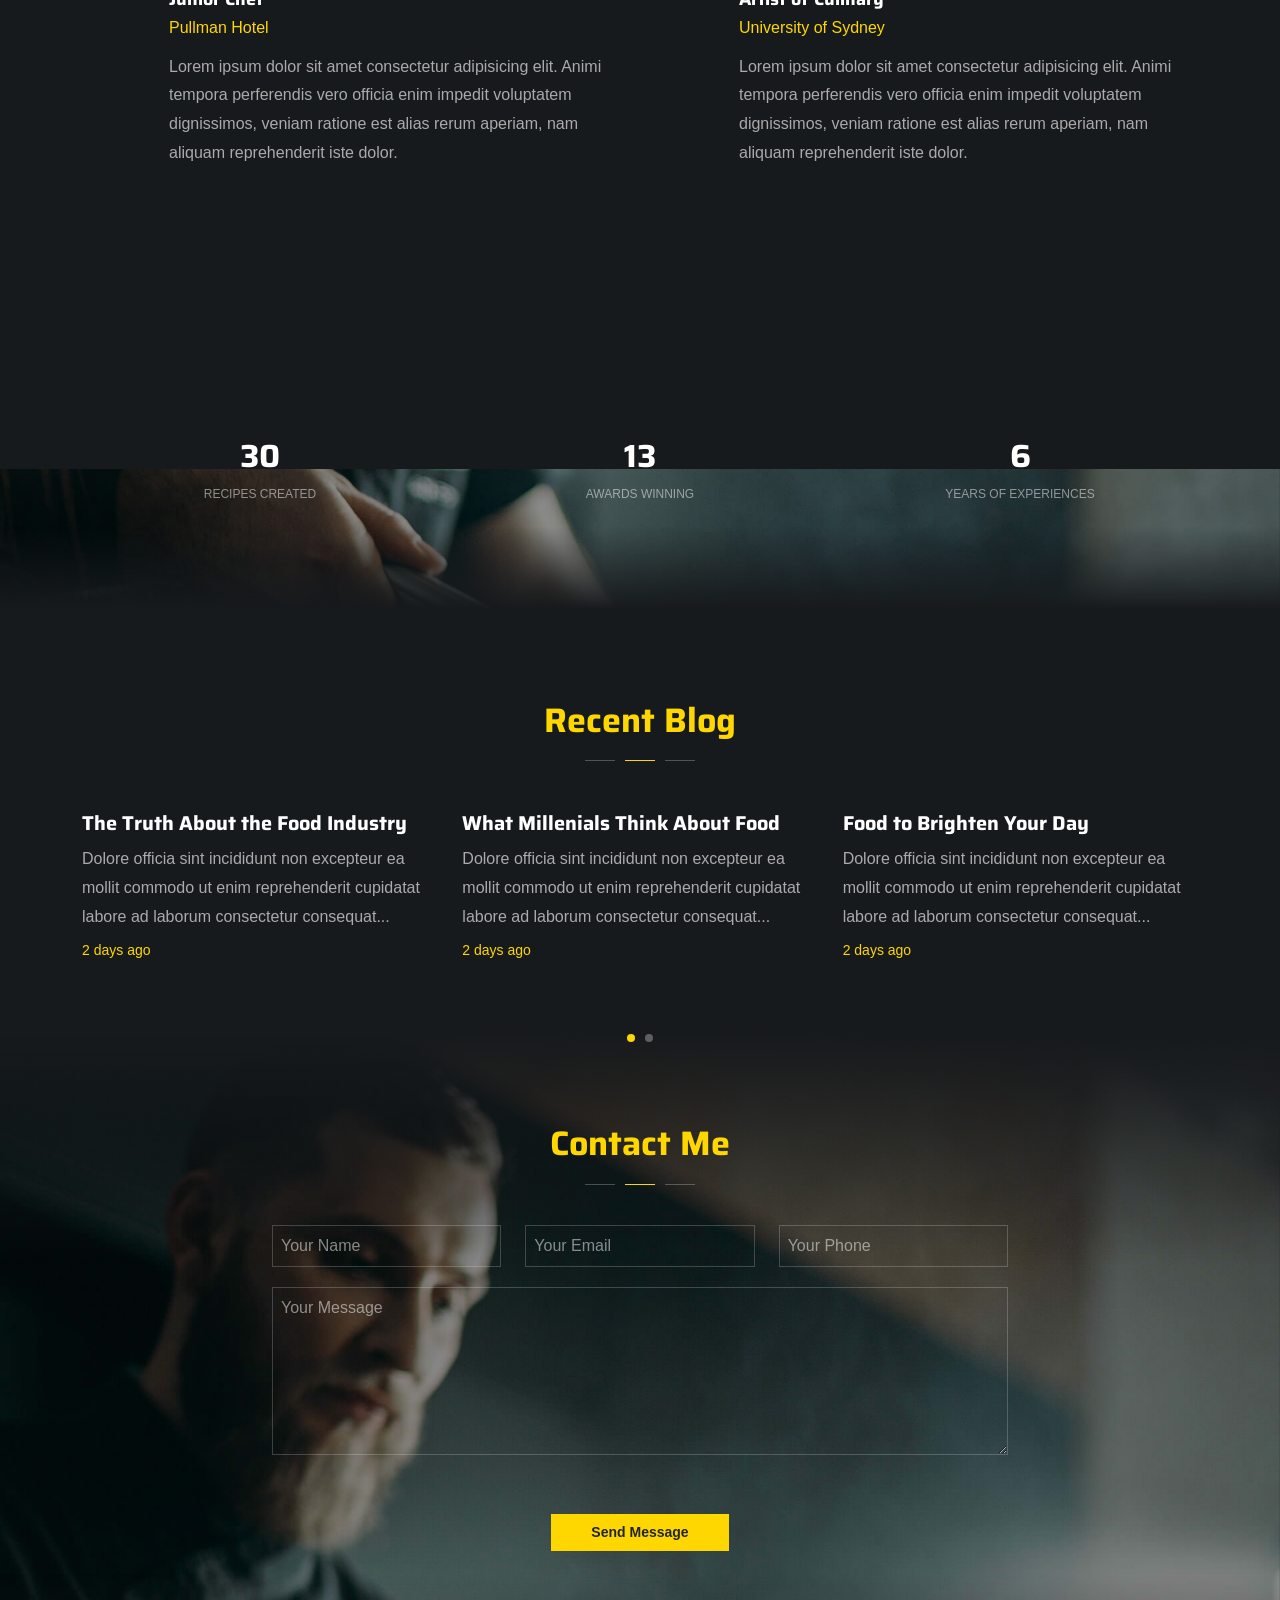
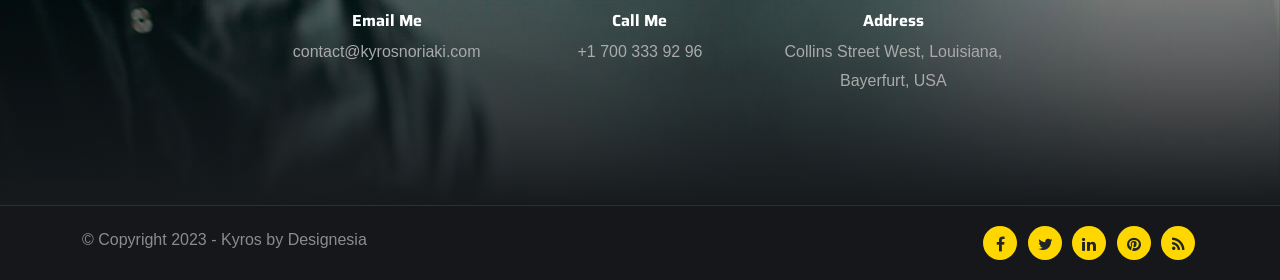
<file: index-profession-chef.html>
<!DOCTYPE html>
<html lang="zxx">

<head>
    <title>Kyros - Personal Website</title>
    <link rel="icon" href="images/icon.png" type="image/gif" sizes="16x16">
    <meta content="text/html;charset=utf-8" http-equiv="Content-Type">
    <meta content="width=device-width, initial-scale=1.0" name="viewport" />
    <meta content="Kyros - Personal Website" name="description" />
    <meta content="" name="keywords" />
    <meta content="" name="author" />
    <!-- CSS Files
    ================================================== -->
    <link href="css/bootstrap.min.css" rel="stylesheet" type="text/css" id="bootstrap" />
    <link href="css/plugins.css" rel="stylesheet" type="text/css" />
    <link href="css/style.css" rel="stylesheet" type="text/css" />
    <style>
        :root {
            --primary-color: #FFD700;
            --primary-color-rgb: 255, 215, 0;
        }
    </style>
    <link href="css/coloring.css" rel="stylesheet" type="text/css" />
</head>

<body class="onepage dark-scheme">
    <div id="wrapper">
        <!-- header begin -->
        <header class="transparent wow fadeInDown" data-wow-delay=".5s">
            <div class="container">
                <div class="row">
                    <div class="col-md-12">
                        <div class="de-flex sm-pt10">
                            <div class="de-flex-col">
                                <div class="de-flex-col">
                                    <!-- logo begin -->
                                    <div id="logo">
                                        <a href="index.html">
                                            <img alt="" class="logo" src="images/logo-7.png" />
                                            <img alt="" class="logo-2" src="images/logo-7.png" />
                                        </a>
                                    </div>
                                    <!-- logo close -->
                                </div>
                            </div>
                            <div class="de-flex-col header-col-right">
                                <ul id="mainmenu" class="menu-fullwidth">
                                    <li><a class="active" href="#top">Home<span></span></a></li>
                                    <li><a href="#section-about">About me<span></span></a></li>
                                    <li><a href="#section-services">What I Do<span></span></a></li>
                                    <li><a href="#section-portfolio">Portfolio<span></span></a></li>
                                    <li><a href="#section-resume">My Resume<span></span></a></li>
                                    <li><a href="#section-blog">Blog<span></span></a></li>
                                    <li><a href="#section-contact">Contact Me<span></span></a></li>
                                </ul>
                                <div class="menu_side_area">
                                    <span id="menu-btn"></span>
                                </div>
                            </div>
                        </div>
                    </div>
                </div>
            </div>
        </header>
        <!-- header close -->
        <!-- content begin -->
        <div class="no-bottom no-top" id="content">
            <div id="top"></div>

            <!-- page preloader begin -->
            <div id="preloader">
                <div class="preloader1"></div>
            </div>
            <!-- page preloader close -->
            
            <!-- float text begin -->
            <div class="float-text">
                <div class="de_social-icons">
                    <a href="#"><i class="fa fa-facebook fa-lg"></i></a>
                    <a href="#"><i class="fa fa-twitter fa-lg"></i></a>
                    <a href="#"><i class="fa fa-instagram fa-lg"></i></a>
                </div>
                <span>Follow Me</span>
            </div>
            <!-- float text close --> 

            <!-- load external content begin -->
            <div id="de_modal">
                <button class="button-close"></button>
                <div class="d-modal-loader"></div>
            </div>
             <!-- load external content close -->

            <section aria-label="section" class="jarallax no-top no-bottom text-light">
                <img src="images/background/11.jpg" class="jarallax-img" alt="">
                <div class="v-center">
                    <div class="container">
                        <div class="row align-items-center">
                            <div class="col-md-8">
                                <h6 class="wow fadeInUp" data-wow-delay=".4s"><span class="id-color">I Am Jerrold Huemmer</span></h6>
                                <div class="spacer-10"></div>
                                <div class="h1_big text-white wow fadeInUp" data-wow-delay=".6s">
                                    <div class="typed-strings">
                                        <p>Senior Chef</p>
                                        <p>Barista</p>
                                        <p>Traveller</p>
                                    </div>
                                    <div class="typed"></div>
                                </div>
                                <div class="spacer-20"></div>
                                <ul class="list_location wow fadeInUp" data-wow-delay=".8s">
                                    <li><span>France</span>Bodin, Chauveau</li>
                                    <li><span>USA</span>Louisiana, Bayerfurt</li>
                                    <li><span>German</span>Hamburg, Dortmund</li>
                                </ul>
                            </div>
                            <div class="col-md-4">
                                <div class="float-end">
                                    <div class="de_count text-center wow fadeInRight" data-wow-delay=".2s">
                                        <h3 class="id-color">15</h3>
                                        <span>Years Experience</span>
                                    </div>
                                    <div class="de_count text-center wow fadeInRight" data-wow-delay=".4s">
                                        <h3 class="id-color">32</h3>
                                        <span>Awards Winning</span>
                                    </div>
                                     <div class="de_count text-center wow fadeInRight" data-wow-delay=".6s">
                                        <h3 class="id-color">75</h3>
                                        <span>Recipes Created</span>
                                    </div>
                                </div>
                            </div>
                        </div>
                    </div>
                </div>
                <a href="#section-about" class="mouse-icon-click scroll-to wow fadeInUp" data-wow-delay=".8s">
                    <span class="mouse fadeScroll relative" data-scroll-speed="10">
                        <span class="scroll"></span>
                    </span>
                </a>
                <div class="de-gradient-edge-bottom"></div>
            </section>
            <section id="section-about">
                <div class="container relative">
                    <div class="row">
                        <div class="col-md-12 text-center wow fadeInUp">
                            <h2 class="id-color">About Me</h2>
                            <div class="space-border"></div>
                        </div>
                        <div class="col-md-8 offset-md-2 text-center wow fadeInUp">
                            <p>I am a senior chef from Lousiana. Creating recipes is my passion. I love to get new experiences and always learn from my surroundings. I've done more than 75 recipes. You can check it through portfolio section on
                                this website. I looking forward to any opportunities and challenges. </p>
                        </div>
                        <div class="spacer-single"></div>
                        <div class="col-lg-3 position-relative wow fadeIn" data-wow-delay=".2s">
                            <div class="position-relative">
                                <div class="progressbar" data-animate="false">
                                    <div class="circle" data-percent="90">
                                        <div></div>
                                    </div>
                                    <h4>Sea Food</h4>
                                </div>
                            </div>
                        </div>
                        <div class="col-lg-3 position-relative wow fadeIn" data-wow-delay=".4s">
                            <div class="position-relative">
                                <div class="progressbar" data-animate="false">
                                    <div class="circle" data-percent="85">
                                        <div></div>
                                    </div>
                                    <h4>Steaks</h4>
                                </div>
                            </div>
                        </div>
                        <div class="col-lg-3 position-relative wow fadeIn" data-wow-delay=".6s">
                            <div class="position-relative">
                                <div class="progressbar" data-animate="false">
                                    <div class="circle" data-percent="80">
                                        <div></div>
                                    </div>
                                    <h4>Mexican</h4>
                                </div>
                            </div>
                        </div>
                        <div class="col-lg-3 position-relative wow fadeIn" data-wow-delay=".8s">
                            <div class="position-relative">
                                <div class="progressbar" data-animate="false">
                                    <div class="circle" data-percent="75">
                                        <div></div>
                                    </div>
                                    <h4>Pasta</h4>
                                </div>
                            </div>
                        </div>
                    </div>
                </div>
            </section>
            <section id="section-my-quote" aria-label="section" class="jarallax no-top no-bottom">
                <div class="de-gradient-edge-top"></div>
                <img src="images/background/12.jpg" class="jarallax-img" alt="">
                <div class="v-center">
                    <div class="container">
                        <div class="row align-items-center">
                            <div class="col-md-10 offset-md-1">
                                <blockquote class="q-big wow fadeIn" data-wow-duration="3s">
                                    <i class="d-big icon_quotations"></i>
                                    Do more than is required. What is the distance between someone who achieves their goals consistently and those who spend their lives and careers merely following? The extra mile.
                                    <span class="d-quote-by">Jerrold Huemer</span>
                                </blockquote>
                                <div class="spacer-double"></div>
                            </div>
                        </div>
                    </div>
                </div>
                <div class="de-gradient-edge-bottom"></div>
            </section>
            <section id="section-services" class="no-bottom">
                <div class="container relative">
                    <div class="row">
                        <div class="col-md-12 text-center wow fadeInUp">
                            <h2 class="id-color">What I Do</h2>
                            <div class="space-border"></div>
                        </div>
                        <div class="row gx-5">
                            <div class="col-lg-4 wow fadeIn" data-wow-delay=".2s">
                                <div class="text-center">
                                    <img class="w-25 mb-2" src="images/svg/fish.svg">
                                    <h3 class="mb-2">Sea Food</h3>
                                    Consequat sint mollit elit elit ea incididunt esse quis nostrud culpa aliquip proident sunt quis cillum duis inc. in est dolore.
                                </div>
                            </div>
                            <div class="col-lg-4 wow fadeIn" data-wow-delay=".4s">
                                <div class="text-center">
                                    <img class="w-25 mb-2" src="images/svg/nachos.svg">
                                    <h3 class="mb-2">Mexican Food</h3>
                                    Consequat sint mollit elit elit ea incididunt esse quis nostrud culpa aliquip proident sunt quis cillum duis inc. in est dolore.
                                </div>
                            </div>
                            <div class="col-lg-4 wow fadeIn" data-wow-delay=".6s">
                                <div class="text-center">
                                    <img class="w-25 mb-2" src="images/svg/pizza.svg">
                                    <h3 class="mb-2">Italian Food</h3>
                                    Consequat sint mollit elit elit ea incididunt esse quis nostrud culpa aliquip proident sunt quis cillum duis inc. in est dolore.
                                </div>
                            </div>
                        </div>
                    </div>
                </div>
            </section>
            <section id="section-portfolio" class="no-bottom">
                <div class="container relative">
                    <div class="row">
                        <div class="col-md-12 text-center wow fadeInUp">
                            <h2 class="id-color">Portfolio</h2>
                            <div class="space-border"></div>
                        </div>
                    </div>
                    <div id="gallery" class="row g-4 sequence">
                        <div class="col-md-4 mb-0 item">
                            <a class="image-popup-gallery wow" href="images/gallery-food/1.jpg">
                                <div class="card-image-1 mod-e" data-tilt>
                                    <div class="d-text text-center">
                                        <h3>Sea Food</h3>
                                    </div>
                                    <img src="images/gallery-food/1.jpg" class="img-fluid" alt="">
                                </div>
                            </a>
                        </div>
                        <div class="col-md-4 mb-0 item">
                            <a class="image-popup-gallery wow" href="images/gallery-food/2.jpg">
                                <div class="card-image-1 mod-e" data-tilt>
                                    <div class="d-text text-center">
                                        <h3>Pizza</h3>
                                    </div>
                                    <img src="images/gallery-food/2.jpg" class="img-fluid" alt="">
                                </div>
                            </a>
                        </div>
                        <div class="col-md-4 mb-0 item">
                            <a class="image-popup-gallery wow" href="images/gallery-food/3.jpg">
                                <div class="card-image-1 mod-e" data-tilt>
                                    <div class="d-text text-center">
                                        <h3>Pasta</h3>
                                    </div>
                                    <img src="images/gallery-food/3.jpg" class="img-fluid" alt="">
                                </div>
                            </a>
                        </div>
                        <div class="col-md-4 mb-0 item">
                            <a class="image-popup-gallery wow" href="images/gallery-food/4.jpg">
                                <div class="card-image-1 mod-e" data-tilt>
                                    <div class="d-text text-center">
                                        <h3>Nachos</h3>
                                    </div>
                                    <img src="images/gallery-food/4.jpg" class="img-fluid" alt="">
                                </div>
                            </a>
                        </div>
                        <div class="col-md-4 mb-0 item">
                            <a class="image-popup-gallery wow" href="images/gallery-food/5.jpg">
                                <div class="card-image-1 mod-e" data-tilt>
                                    <div class="d-text text-center">
                                        <h3>Steak</h3>
                                    </div>
                                    <img src="images/gallery-food/5.jpg" class="img-fluid" alt="">
                                </div>
                            </a>
                        </div>
                        <div class="col-md-4 mb-0 item">
                            <a class="image-popup-gallery wow" href="images/gallery-food/6.jpg">
                                <div class="card-image-1 mod-e" data-tilt>
                                    <div class="d-text text-center">
                                        <h3>Noodle</h3>
                                    </div>
                                    <img src="images/gallery-food/6.jpg" class="img-fluid" alt="">
                                </div>
                            </a>
                        </div>
                    </div>
                </div>
            </section>
            <section id="section-resume">
                <div class="container relative">
                    <div class="row">
                        <div class="col-md-12 text-center wow fadeInUp">
                            <h2 class="id-color">My Resume</h2>
                            <div class="space-border"></div>
                        </div>
                    </div>
                    <div class="row gh-5">
                        <div class="col-lg-6 wow fadeInUp">
                            <div class="p-4">
                                <h3 class="s_border">Experiences</h3>
                                <ul class="d_timeline">
                                    <li class="d_timeline-item">
                                        <h3 class="d_timeline-title s2">2014 - now</h3>
                                        <p class="d_timeline-text"><span class="d_title">Founder &amp; Director</span><span class="d_company">Kyros Restaurant</span>Lorem ipsum dolor sit amet consectetur adipisicing elit. Animi tempora perferendis vero officia enim impedit voluptatem dignissimos, veniam ratione est alias rerum aperiam, nam aliquam reprehenderit iste dolor.</p>
                                    </li>
                                    <li class="d_timeline-item">
                                        <h3 class="d_timeline-title s2">2010 - 2014</h3>
                                        <p class="d_timeline-text"><span class="d_title">Senior Chef</span><span class="d_company">Four Seasons Hotel</span>Lorem ipsum dolor sit amet consectetur adipisicing elit. Animi tempora perferendis vero officia enim impedit voluptatem dignissimos, veniam ratione est alias rerum aperiam, nam aliquam reprehenderit iste dolor.</p>
                                    </li>
                                    <li class="d_timeline-item">
                                        <h3 class="d_timeline-title s2">2008 - 2010</h3>
                                        <p class="d_timeline-text"><span class="d_title">Junior Chef</span><span class="d_company">Pullman Hotel</span>Lorem ipsum dolor sit amet consectetur adipisicing elit. Animi tempora perferendis vero officia enim impedit voluptatem dignissimos, veniam ratione est alias rerum aperiam, nam aliquam reprehenderit iste dolor.</p>
                                    </li>
                                </ul>
                            </div>
                        </div>
                        <div class="col-lg-6 wow fadeInUp">
                            <div class="p-4">
                                <h3 class="s_border">Education</h3>
                                <ul class="d_timeline">
                                    <li class="d_timeline-item">
                                        <h3 class="d_timeline-title s2">2004 - 2008</h3>
                                        <p class="d_timeline-text"><span class="d_title">Master in Culinary</span><span class="d_company">New York University</span>Lorem ipsum dolor sit amet consectetur adipisicing elit. Animi tempora perferendis vero officia enim impedit voluptatem dignissimos, veniam ratione est alias rerum aperiam, nam aliquam reprehenderit iste dolor.</p>
                                    </li>
                                    <li class="d_timeline-item">
                                        <h3 class="d_timeline-title s2">2004 - 2008</h3>
                                        <p class="d_timeline-text"><span class="d_title">Bachelor of Culinary</span><span class="d_company">University of London</span>Lorem ipsum dolor sit amet consectetur adipisicing elit. Animi tempora perferendis vero officia enim impedit voluptatem dignissimos, veniam ratione est alias rerum aperiam, nam aliquam reprehenderit iste dolor.</p>
                                    </li>
                                    <li class="d_timeline-item">
                                        <h3 class="d_timeline-title s2">2006 - 2004</h3>
                                        <p class="d_timeline-text"><span class="d_title">Artist of Culinary</span><span class="d_company">University of Sydney</span>Lorem ipsum dolor sit amet consectetur adipisicing elit. Animi tempora perferendis vero officia enim impedit voluptatem dignissimos, veniam ratione est alias rerum aperiam, nam aliquam reprehenderit iste dolor.</p>
                                    </li>
                                </ul>
                            </div>
                        </div>
                    </div>
                </div>
            </section>
            <section id="section-fun-facts" aria-label="section" class="jarallax">
                <div class="de-gradient-edge-top"></div>
                <img src="images/background/13.jpg" class="jarallax-img" alt="">
                <div class="container">
                        <div class="row">

                            <div class="col-md-4 wow fadeIn" data-wow-delay=".25s">
                                <div class="de_count text-center">
                                    <h3 class="timer" data-to="75" data-speed="2500">0</h3>
                                    <span>Recipes Created</span>
                                </div>
                            </div>

                            <div class="col-md-4 wow fadeIn" data-wow-delay=".5s">
                                <div class="de_count text-center">
                                    <h3 class="timer" data-to="32" data-speed="2500">0</h3>
                                    <span>Awards Winning</span>
                                </div>
                            </div>

                            <div class="col-md-4 wow fadeIn" data-wow-delay="0">
                                <div class="de_count text-center">
                                    <h3 class="timer" data-to="15" data-speed="2500">0</h3>
                                    <span>Years of Experiences</span>
                                </div>
                            </div>
                        </div>
                    </div>
                <div class="de-gradient-edge-bottom"></div>
            </section>
            <section id="section-blog" class="no-bottom">
                <div class="container relative">
                    <div class="row">
                        <div class="col-md-12 text-center wow fadeInUp">
                            <h2 class="id-color">Recent Blog</h2>
                            <div class="space-border"></div>
                        </div>
                    </div>
                    <div id="carousel-blog" class="owl-carousel wow fadeInUp">
                        <div class="bloglist item">
                            <div class="post-content">
                                <div class="post-text p-0">
                                    <h4 class="de_modal" data-url="single-blog.html">The Truth About the Food Industry</h4>
                                    <p class="mb-1">Dolore officia sint incididunt non excepteur ea mollit commodo ut enim reprehenderit cupidatat labore ad laborum consectetur consequat...</p>
                                    <div class="small id-color">2 days ago</div>
                                </div>
                            </div>
                        </div>
                        <div class="bloglist item">
                            <div class="post-content">
                                <div class="post-text p-0">
                                    <h4 class="de_modal" data-url="single-blog.html">What Millenials Think About Food</h4>
                                    <p class="mb-1">Dolore officia sint incididunt non excepteur ea mollit commodo ut enim reprehenderit cupidatat labore ad laborum consectetur consequat...</p>
                                    <div class="small id-color">2 days ago</div>
                                </div>
                            </div>
                        </div>
                        <div class="bloglist item">
                            <div class="post-content">
                                <div class="post-text p-0">
                                    <h4 class="de_modal" data-url="single-blog.html">Food to Brighten Your Day</h4>
                                    <p class="mb-1">Dolore officia sint incididunt non excepteur ea mollit commodo ut enim reprehenderit cupidatat labore ad laborum consectetur consequat...</p>
                                    <div class="small id-color">2 days ago</div>
                                </div>
                            </div>
                        </div>
                        <div class="bloglist item">
                            <div class="post-content">
                                <div class="post-text p-0">
                                    <h4 class="de_modal" data-url="single-blog.html">The Ultimate Food Checklist</h4>
                                    <p class="mb-1">Dolore officia sint incididunt non excepteur ea mollit commodo ut enim reprehenderit cupidatat labore ad laborum consectetur consequat...</p>
                                    <div class="small id-color">2 days ago</div>
                                </div>
                            </div>
                        </div>
                        <div class="bloglist item">
                            <div class="post-content">
                                <div class="post-text p-0">
                                    <h4 class="de_modal" data-url="single-blog.html">6 Things Every Food Lover Should Know</h4>
                                    <p class="mb-1">Dolore officia sint incididunt non excepteur ea mollit commodo ut enim reprehenderit cupidatat labore ad laborum consectetur consequat...</p>
                                    <div class="small id-color">2 days ago</div>
                                </div>
                            </div>
                        </div>
                        <div class="bloglist item">
                            <div class="post-content">
                                <div class="post-text p-0">
                                    <h4 class="de_modal" data-url="single-blog.html">My "Aha Moment" About Food<span></span></h4>
                                    <p class="mb-1">Dolore officia sint incididunt non excepteur ea mollit commodo ut enim reprehenderit cupidatat labore ad laborum consectetur consequat...</p>
                                    <div class="small id-color">2 days ago</div>
                                </div>
                            </div>
                        </div>
                    </div>
                </div>
            </section>
            <section id="section-contact" class="jarallax">
                <div class="de-gradient-edge-top"></div>
                <img src="images/background/14.jpg" class="jarallax-img" alt="">
                <div class="container z-index-1000">
                    <div class="row">
                        <div class="col-md-12 text-center wow fadeInUp">
                            <h2 class="id-color">Contact Me</h2>
                            <div class="space-border"></div>
                        </div>
                        <div class="col-lg-8 offset-lg-2 wow fadeInUp">
                            <div class="contact_form_wrapper">
                                <form name="contactForm" id="contact_form" class="form-border" method="post" action="#">
                                    <div class="row">
                                        <div class="col-md-4">
                                            <div class="field-set">
                                                <input type="text" name="Name" id="name" class="form-control" placeholder="Your Name" required>
                                            </div>
                                        </div>
                                        <div class="col-md-4">
                                            <div class="field-set">
                                                <input type="text" name="Email" id="email" class="form-control" placeholder="Your Email" required>
                                            </div>
                                        </div>
                                        <div class="col-md-4">
                                            <div class="field-set">
                                                <input type="text" name="phone" id="phone" class="form-control" placeholder="Your Phone" required>
                                            </div>
                                        </div>
                                    </div>
                                    <div class="text-center">
                                        <div class="field-set">
                                            <textarea name="message" id="message" class="form-control" placeholder="Your Message" required></textarea>
                                        </div>
                                        <div class="g-recaptcha" data-sitekey="copy-your-site-key-here"></div>
                                        <div id='submit' class="mt10">
                                            <input type='submit' id='send_message' value='Send Message' class="btn-main text-dark">
                                        </div>

                                        <div id="success_message" class='success'>
                                            Your message has been sent successfully. Refresh this page if you want to send more messages.
                                        </div>
                                        <div id="error_message" class='error'>
                                            Sorry there was an error sending your form.
                                        </div>

                                    </div>
                                </form>
                            </div>
                            <div class="spacer-double"></div>
                            <div class="row text-center wow fadeInUp">
                                <div class="col-md-4">
                                    <div class="wm-1"></div>
                                    <h6>Email Me</h6>
                                    <p>contact@kyrosnoriaki.com</p>
                                </div>
                                <div class="col-md-4">
                                    <div class="wm-1"></div>
                                    <h6>Call Me</h6>
                                    <p>+1 700 333 92 96</p>
                                </div>
                                <div class="col-md-4">
                                    <div class="wm-1"></div>
                                    <h6>Address</h6>
                                    <p>Collins Street West, Louisiana, Bayerfurt, USA</p>
                                </div>
                            </div>
                        </div>
                    </div>
                </div>
                <div class="de-gradient-edge-bottom"></div>
            </section>
        </div>
        <!-- content close -->
        <a href="#" id="back-to-top"></a>
        <!-- footer begin -->
        <footer>
            <div class="container">
                <div class="row">
                    <div class="col-md-6">
                        <a href="index.html">
                            <span class="copy">&copy; Copyright 2023 - Kyros by Designesia</span>
                        </a>
                    </div>
                    <div class="col-md-6">
                        <div class="social-icons">
                            <a href="#"><i class="bg-color text-dark fa fa-facebook fa-lg"></i></a>
                            <a href="#"><i class="bg-color text-dark fa fa-twitter fa-lg"></i></a>
                            <a href="#"><i class="bg-color text-dark fa fa-linkedin fa-lg"></i></a>
                            <a href="#"><i class="bg-color text-dark fa fa-pinterest fa-lg"></i></a>
                            <a href="#"><i class="bg-color text-dark fa fa-rss fa-lg"></i></a>
                        </div>
                    </div>
                </div>
            </div>
        </footer>
        <!-- footer close -->
    </div>
    <!-- Javascript Files
    ================================================== -->
    <script src="js/plugins.js"></script>
    <script src="js/designesia.js"></script>
    <script src='https://www.google.com/recaptcha/api.js' async defer></script>
    <script src="form.js"></script>
    <script>
    jQuery(function($) {
        $('.g-recaptcha').attr('data-theme', 'dark');
    });
    </script>
    <script>
    jQuery(document).ready(function() {
        $(function() {
            // jquery typed plugin
            $(".typed").typed({
                stringsElement: $('.typed-strings'),
                typeSpeed: 100,
                backDelay: 500,
                loop: true,
                contentType: 'html', // or text
                // defaults to false for infinite loop
                loopCount: false,
                callback: function() { null; },
                resetCallback: function() { newTyped(); }
            });
        });
    });
    </script>
</body>

</html>
</file>
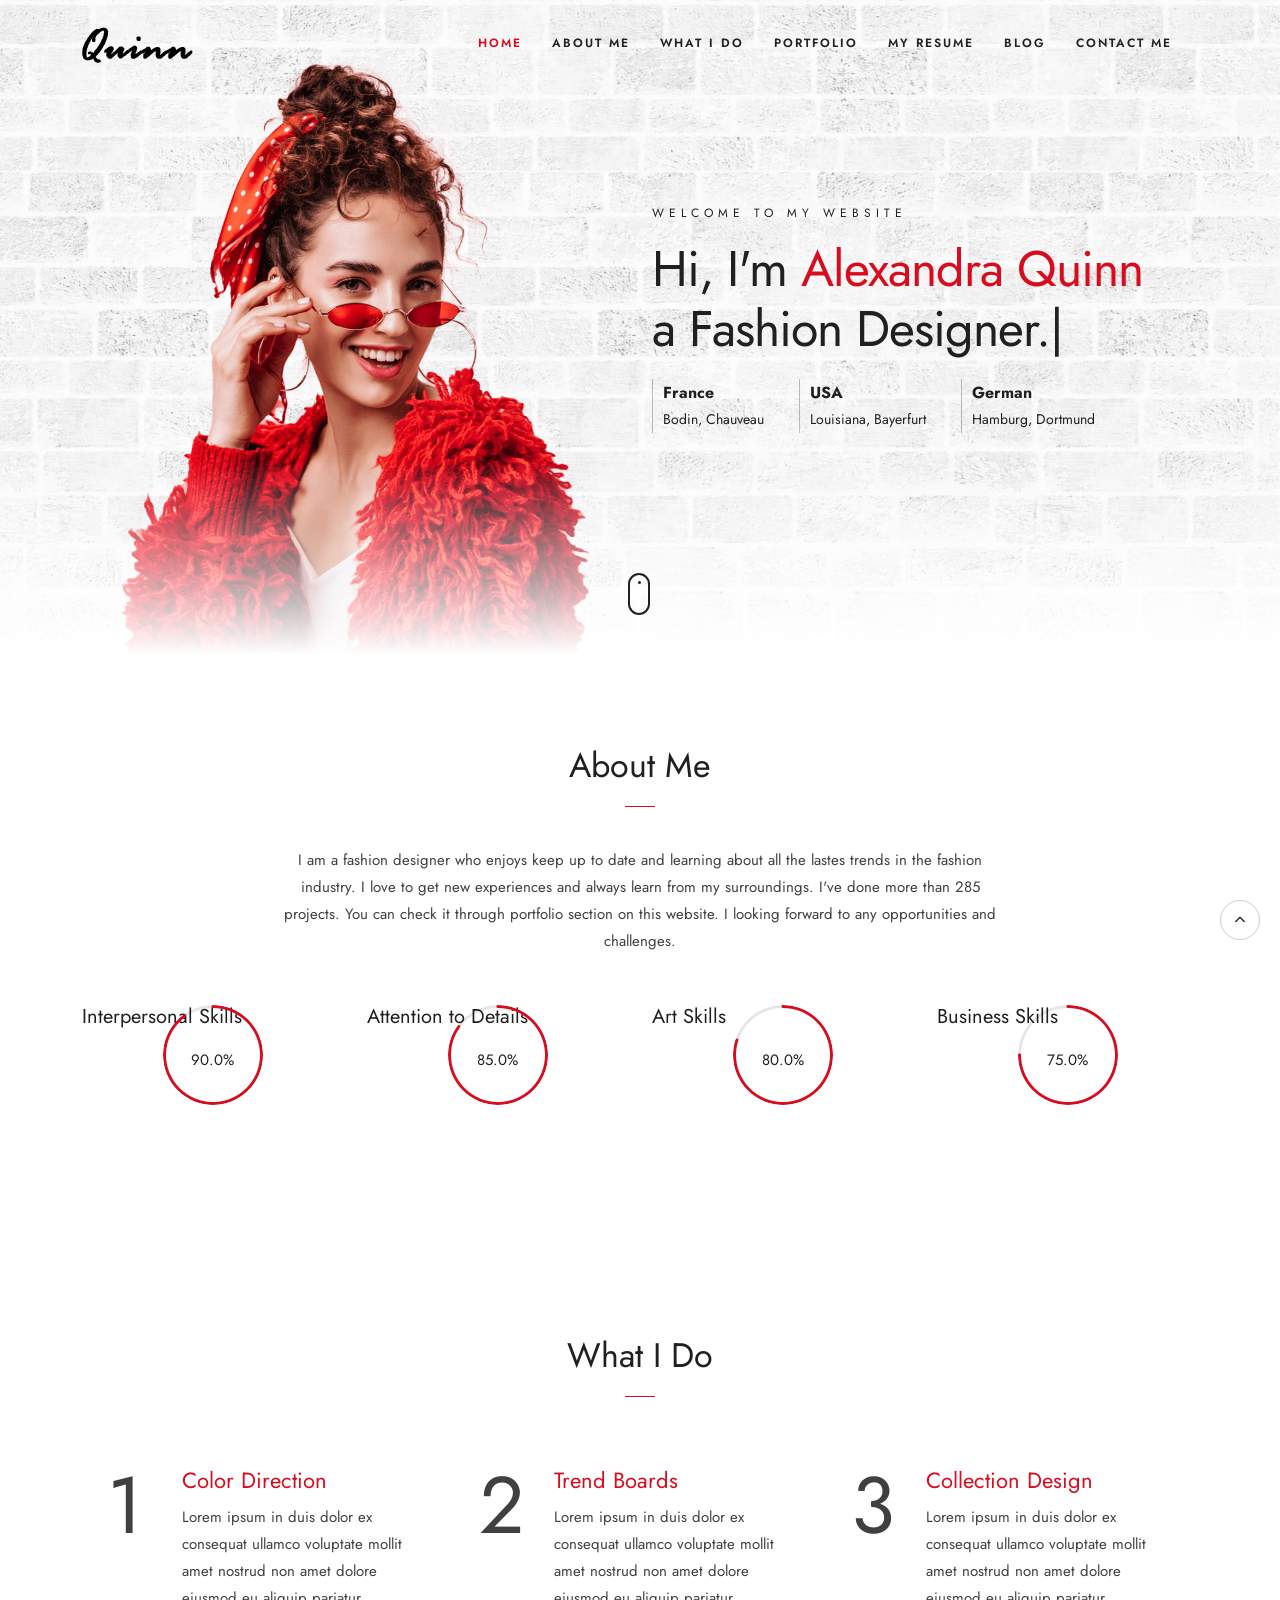
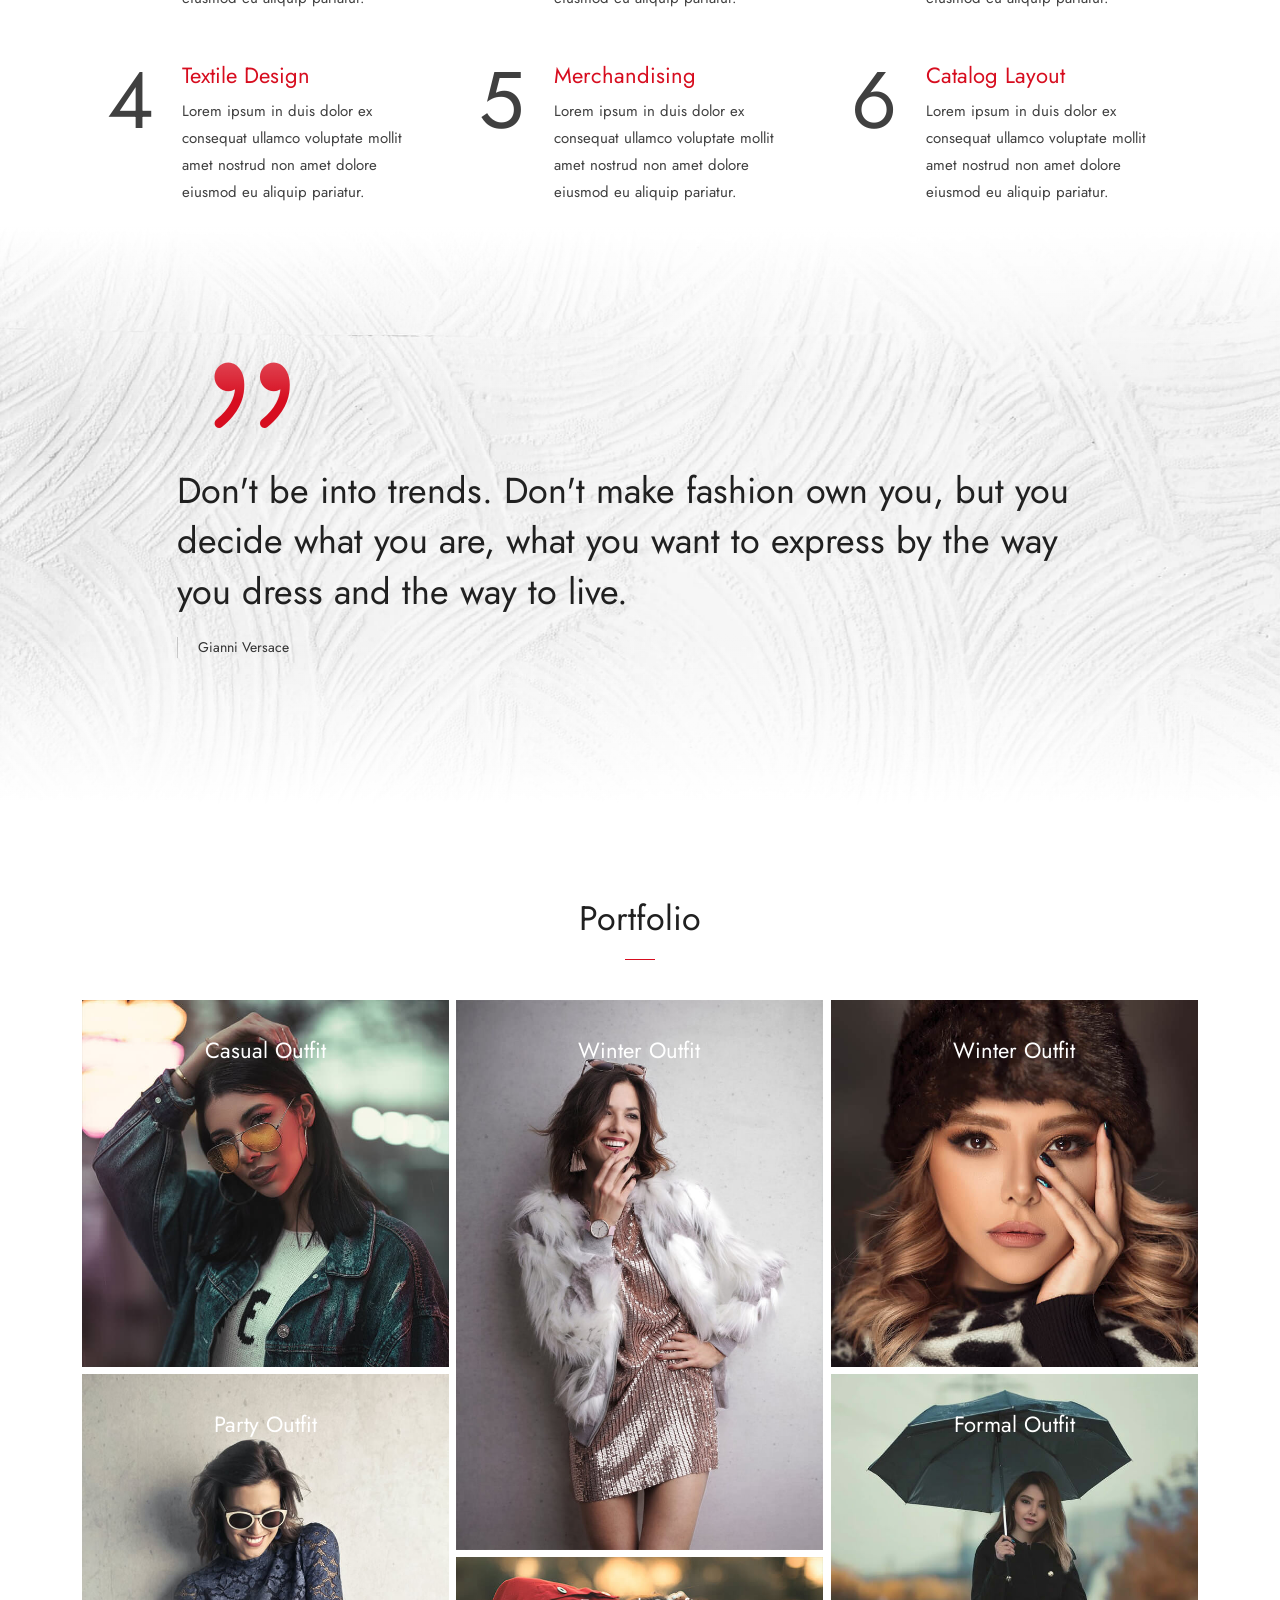
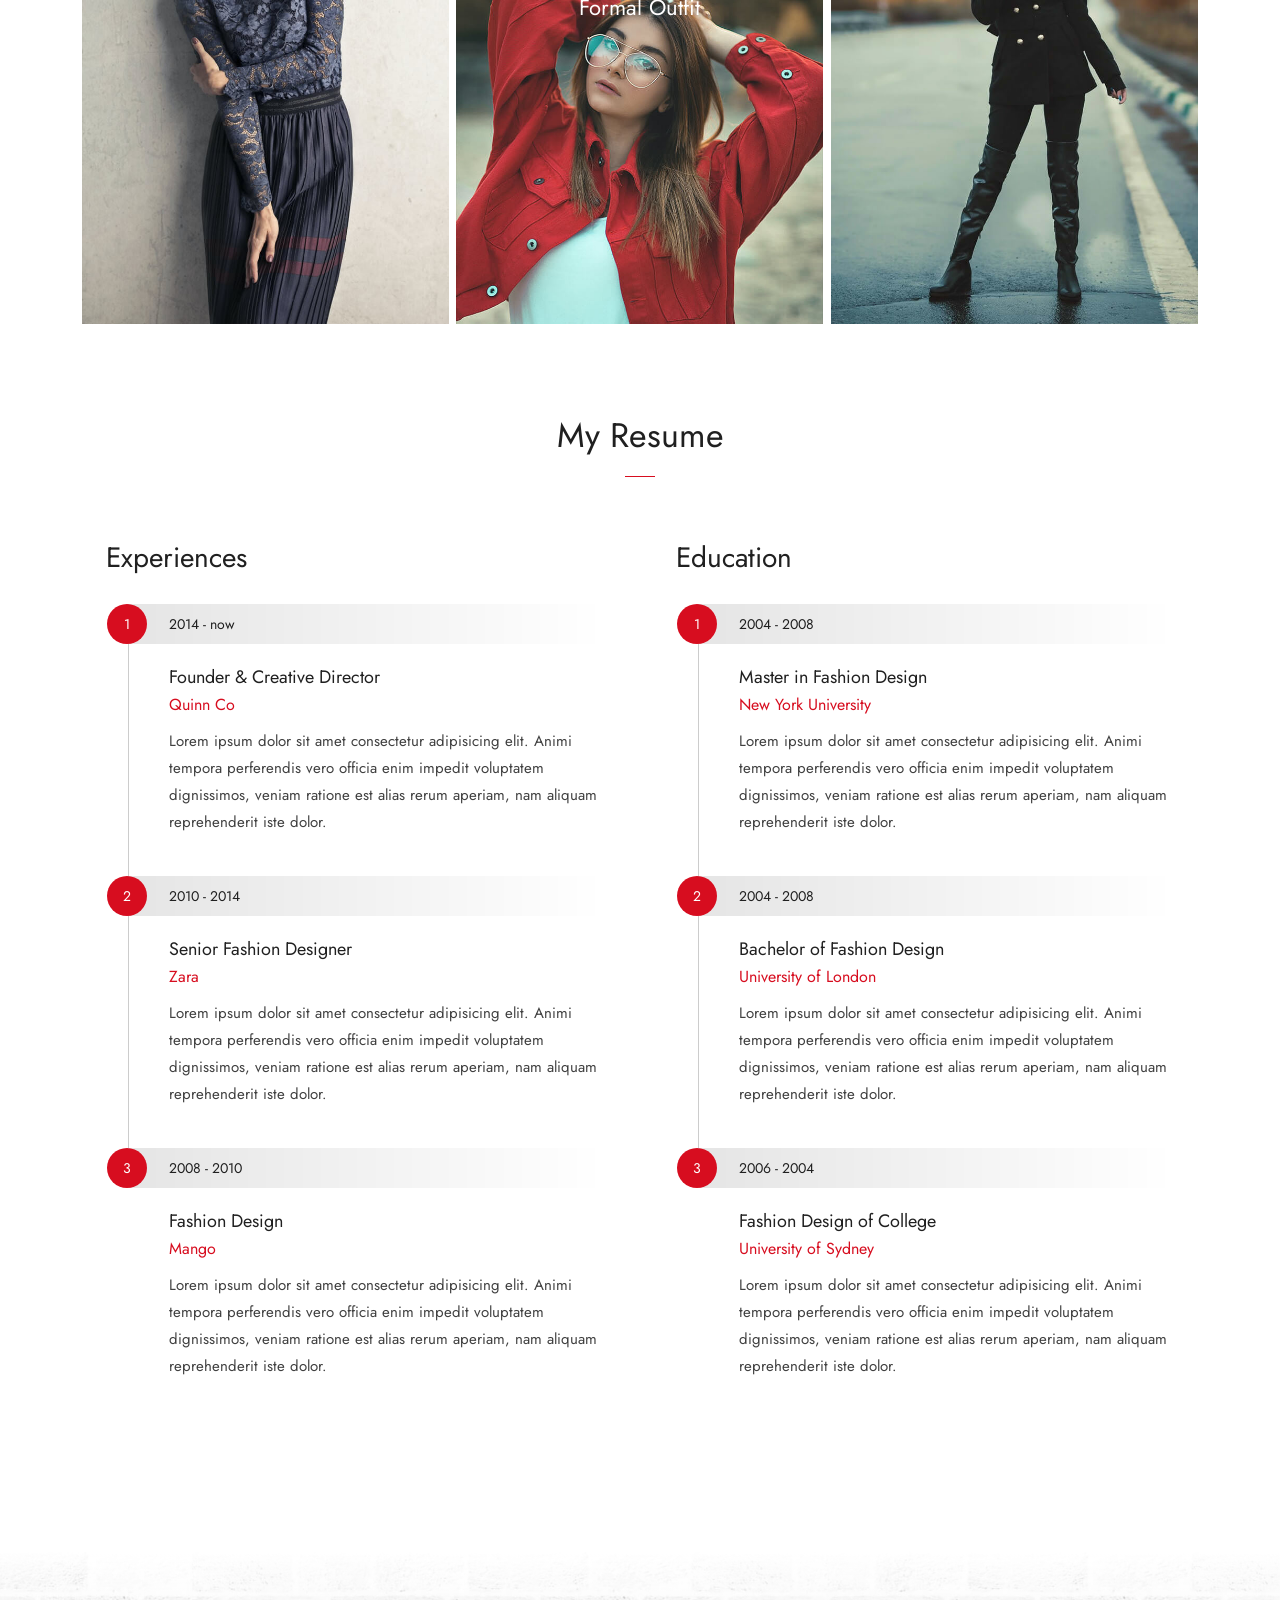
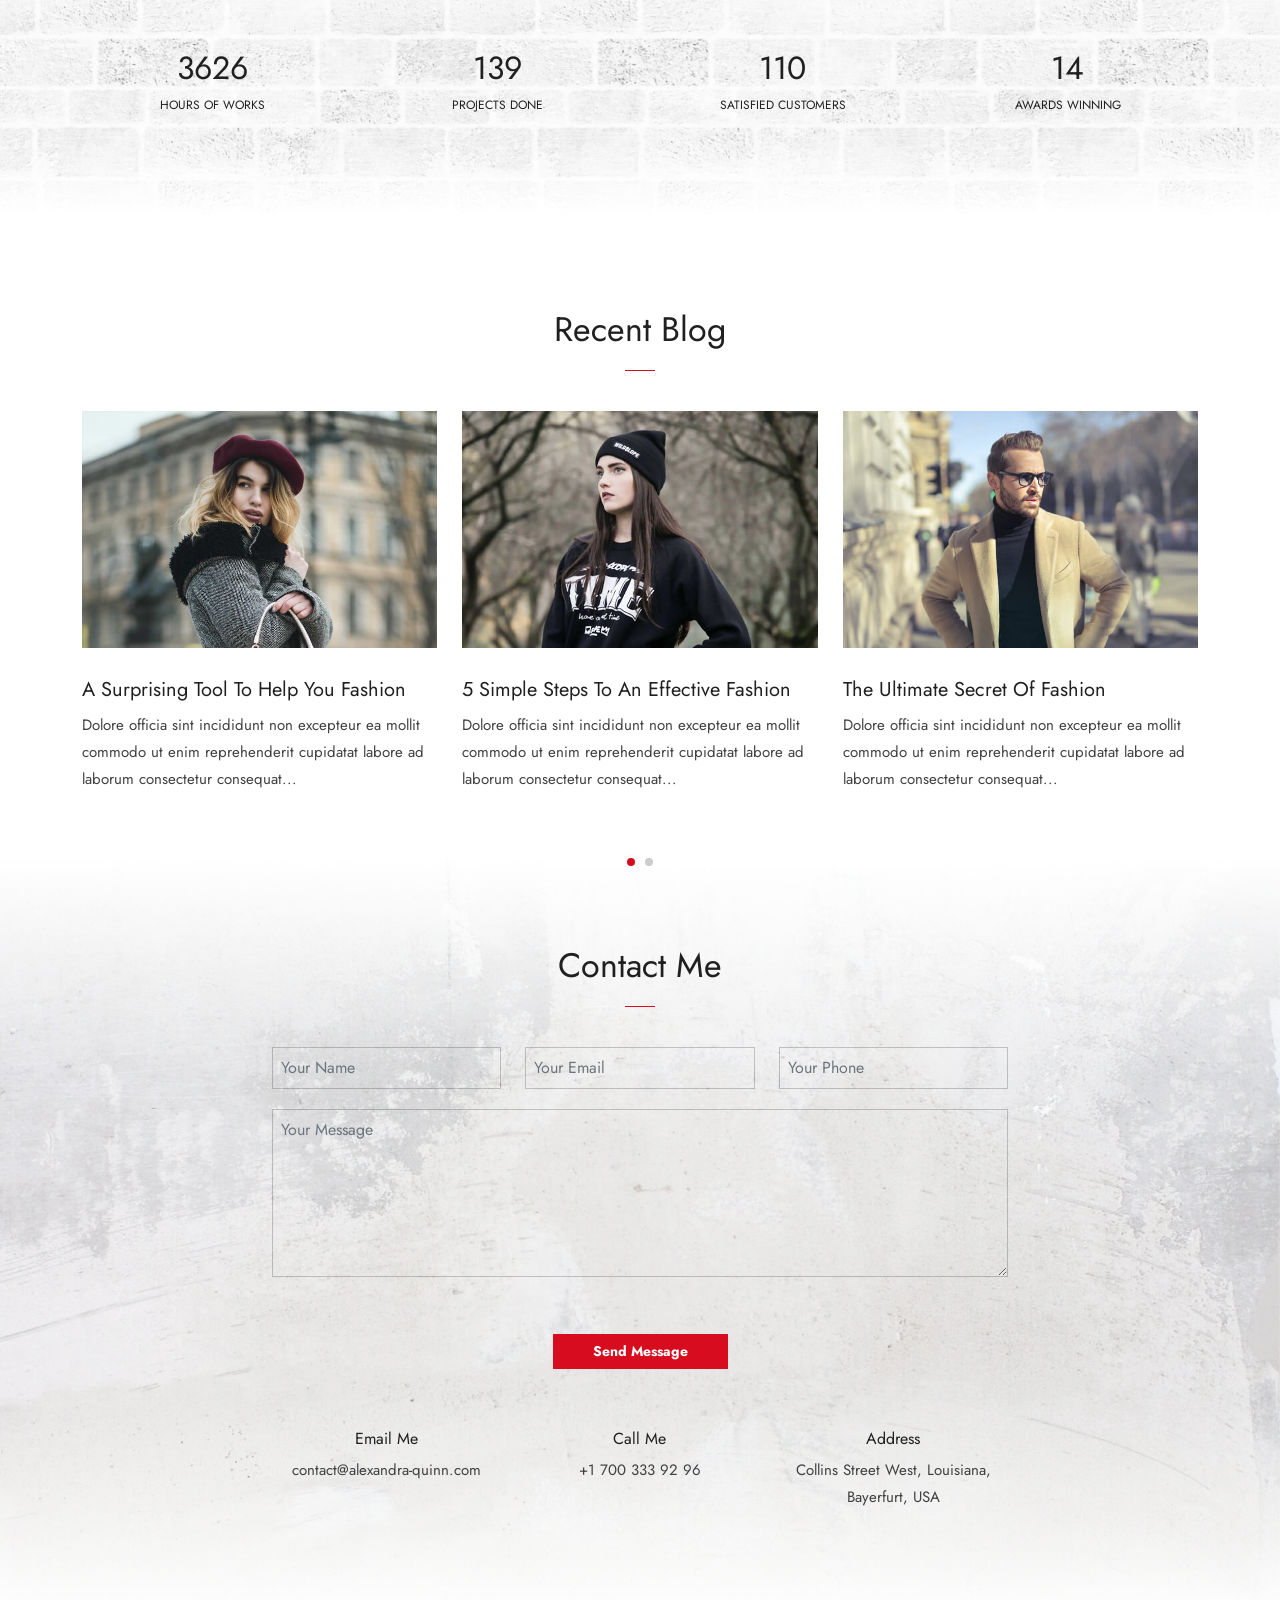
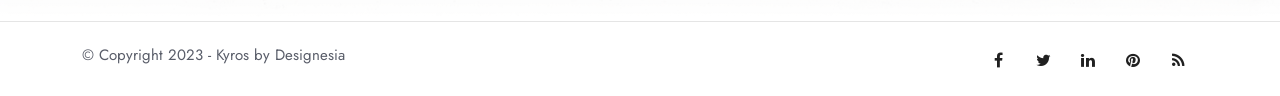
<file: index-profession-fashion-designer.html>
<!DOCTYPE html>
<html lang="zxx">

<head>
    <title>Kyros - Personal Website</title>
    <link rel="icon" href="images/icon.png" type="image/gif" sizes="16x16">
    <meta content="text/html;charset=utf-8" http-equiv="Content-Type">
    <meta content="width=device-width, initial-scale=1.0" name="viewport" />
    <meta content="Kyros - Personal Website" name="description" />
    <meta content="" name="keywords" />
    <meta content="" name="author" />
    <!-- CSS Files
    ================================================== -->
    <link href="css/bootstrap.min.css" rel="stylesheet" type="text/css" id="bootstrap" />
    <link href="css/plugins.css" rel="stylesheet" type="text/css" />
    <link href="css/style.css" rel="stylesheet" type="text/css" />
    <link href="css/custom-style-3.css" rel="stylesheet" type="text/css" />
    <style>
        :root {
            --primary-color: #d70d1f;
            --primary-color-rgb: 215, 13, 31;
        }
    </style>
    <link href="css/coloring.css" rel="stylesheet" type="text/css" />
</head>

<body class="onepage">
    <div id="wrapper">
        <!-- header begin -->
        <header class="transparent header-light">
            <div class="container">
                <div class="row">
                    <div class="col-md-12">
                        <div class="de-flex sm-pt10">
                            <div class="de-flex-col">
                                <div class="de-flex-col">
                                    <!-- logo begin -->
                                    <div id="logo">
                                        <a href="index.html">
                                            <img alt="" class="logo" src="images/logo-5.png" />
                                            <img alt="" class="logo-2" src="images/logo-5.png" />
                                        </a>
                                    </div>
                                    <!-- logo close -->
                                </div>
                            </div>
                            <div class="de-flex-col header-col-right">
                                <ul id="mainmenu">
                                    <li><a class="active" href="#top">Home<span></span></a></li>
                                    <li><a href="#section-about">About me<span></span></a></li>
                                    <li><a href="#section-services">What I Do<span></span></a></li>
                                    <li><a href="#section-portfolio">Portfolio<span></span></a></li>
                                    <li><a href="#section-resume">My Resume<span></span></a></li>
                                    <li><a href="#section-blog">Blog<span></span></a></li>
                                    <li><a href="#section-contact">Contact Me<span></span></a></li>
                                </ul>
                                <div class="menu_side_area">
                                    <span id="menu-btn"></span>
                                </div>
                            </div>
                        </div>
                    </div>
                </div>
            </div>
        </header>
        <!-- header close -->
        <!-- content begin -->
        <div class="no-bottom no-top" id="content">
            <div id="top"></div>

            <!-- page preloader begin -->
            <div id="preloader">
                <div class="preloader1"></div>
            </div>
            <!-- page preloader close -->
            
            <!-- float text begin -->
            <div class="float-text">
                <div class="de_social-icons">
                    <a href="#"><i class="fa fa-facebook fa-lg"></i></a>
                    <a href="#"><i class="fa fa-twitter fa-lg"></i></a>
                    <a href="#"><i class="fa fa-instagram fa-lg"></i></a>
                </div>
                <span>Follow Me</span>
            </div>
            <!-- float text close --> 

            <!-- load external content begin -->
            <div id="de_modal">
                <button class="button-close"></button>
                <div class="d-modal-loader"></div>
            </div>
             <!-- load external content close -->

            <section aria-label="section" class="jarallax no-top-md no-bottom sm-pt-120 overflow-hidden">
                <img src="images/background/l8.jpg" class="jarallax-img" alt="">
                <div class="container">
                        <div class="row align-items-center">
                            <div class="col-md-6 order-md-first order-sm-last">
                                <img src="images/misc/7.png" class="img-fluid wow fadeInUp" data-wow-delay=".8s" alt="">
                            </div>
                            <div class="col-md-6">
                                <h5 class="s1 wow fadeInUp" data-wow-delay=".4s">Welcome to My Website</h5>
                                <div class="spacer-10"></div>
                                <div class="h1 wow fadeInUp" data-wow-delay=".6s">
                                    Hi, I'm <span class="id-color">Alexandra Quinn</span><br>a
                                    <div class="typed-strings">
                                        <p>Fashion Designer.</p>
                                        <p>Model.</p>
                                    </div>
                                    <div class="typed"></div>
                                </div>
                                <ul class="list_location wow fadeInUp" data-wow-delay=".8s">
                                    <li><span>France</span>Bodin, Chauveau</li>
                                    <li><span>USA</span>Louisiana, Bayerfurt</li>
                                    <li><span>German</span>Hamburg, Dortmund</li>
                                </ul>
                            </div>
                        </div>
                    </div>
                <a href="#section-about" class="mouse-icon-click scroll-to wow fadeInUp" data-wow-delay=".8s">
                    <span class="mouse fadeScroll relative" data-scroll-speed="10">
                        <span class="scroll"></span>
                    </span>
                </a>
                <div class="de-gradient-edge-bottom"></div>
            </section>
            <section id="section-about">
                <div class="container relative">
                    <div class="row">
                        <div class="col-md-12 text-center wow fadeInUp">
                            <h2>About Me</h2>
                            <div class="space-border"></div>
                        </div>
                        <div class="col-md-8 offset-md-2 text-center wow fadeInUp">
                            <p>I am a fashion designer who enjoys keep up to date and learning about all the lastes trends in the fashion industry. I love to get new experiences and always learn from my surroundings. I've done more than 285 projects. You can check it through portfolio section on
                                this website. I looking forward to any opportunities and challenges. </p>
                        </div>
                        <div class="spacer-single"></div>
                        <div class="col-lg-3 position-relative wow fadeIn" data-wow-delay=".2s">
                            <div class="position-relative">
                                <div class="progressbar" data-animate="false">
                                    <div class="circle" data-percent="90">
                                        <div></div>
                                    </div>
                                    <h4>Interpersonal Skills</h4>
                                </div>
                            </div>
                        </div>
                        <div class="col-lg-3 position-relative wow fadeIn" data-wow-delay=".4s">
                            <div class="position-relative">
                                <div class="progressbar" data-animate="false">
                                    <div class="circle" data-percent="85">
                                        <div></div>
                                    </div>
                                    <h4>Attention to Details</h4>
                                </div>
                            </div>
                        </div>
                        <div class="col-lg-3 position-relative wow fadeIn" data-wow-delay=".6s">
                            <div class="position-relative">
                                <div class="progressbar" data-animate="false">
                                    <div class="circle" data-percent="80">
                                        <div></div>
                                    </div>
                                    <h4>Art Skills</h4>
                                </div>
                            </div>
                        </div>
                        <div class="col-lg-3 position-relative wow fadeIn" data-wow-delay=".8s">
                            <div class="position-relative">
                                <div class="progressbar" data-animate="false">
                                    <div class="circle" data-percent="75">
                                        <div></div>
                                    </div>
                                    <h4>Business Skills</h4>
                                </div>
                            </div>
                        </div>
                    </div>
                </div>
            </section>
            
            <section id="section-services" class="no-bottom">
                <div class="container relative">
                    <div class="row">
                        <div class="col-md-12 text-center wow fadeInUp">
                            <h2>What I Do</h2>
                            <div class="space-border"></div>
                        </div>
                        <div class="spacer-single"></div>
                        <div class="row">
                            <div class="col-md-4 wow fadeIn" data-wow-delay="0s">
                                <div class="box-number square">
                                    <span class="number wow rotateIn" data-wow-delay=".5s">1</span>
                                    <div class="text">
                                        <h3><span class="id-color">Color Direction</span></h3>
                                        <p>Lorem ipsum in duis dolor ex consequat ullamco voluptate mollit amet nostrud non amet dolore eiusmod eu aliquip pariatur.</p>
                                    </div>
                                </div>
                            </div>

                            <div class="col-md-4 wow fadeIn" data-wow-delay=".25s">
                                <div class="box-number square">
                                    <span class="number wow rotateIn" data-wow-delay=".75s">2</span>
                                    <div class="text">
                                        <h3><span class="id-color">Trend Boards</span></h3>
                                        <p>Lorem ipsum in duis dolor ex consequat ullamco voluptate mollit amet nostrud non amet dolore eiusmod eu aliquip pariatur.</p>
                                    </div>
                                </div>
                            </div>

                            <div class="col-md-4 wow fadeIn" data-wow-delay=".5s">
                                <div class="box-number square">
                                    <span class="number wow rotateIn" data-wow-delay="1s">3</span>
                                    <div class="text">
                                        <h3><span class="id-color">Collection Design</span></h3>
                                        <p>Lorem ipsum in duis dolor ex consequat ullamco voluptate mollit amet nostrud non amet dolore eiusmod eu aliquip pariatur.</p>
                                    </div>
                                </div>
                            </div>

                            <div class="spacer-single"></div>

                            <div class="col-md-4 wow fadeIn" data-wow-delay=".75s">
                                <div class="box-number square">
                                    <span class="number wow rotateIn" data-wow-delay="1.25s">4</span>
                                    <div class="text">
                                        <h3><span class="id-color">Textile Design</span></h3>
                                        <p>Lorem ipsum in duis dolor ex consequat ullamco voluptate mollit amet nostrud non amet dolore eiusmod eu aliquip pariatur.</p>
                                    </div>
                                </div>
                            </div>

                            <div class="col-md-4 wow fadeIn" data-wow-delay="1s">
                                <div class="box-number square">
                                    <span class="number wow rotateIn" data-wow-delay="1.5s">5</span>
                                    <div class="text">
                                        <h3><span class="id-color">Merchandising</span></h3>
                                        <p>Lorem ipsum in duis dolor ex consequat ullamco voluptate mollit amet nostrud non amet dolore eiusmod eu aliquip pariatur.</p>
                                    </div>
                                </div>
                            </div>

                            <div class="col-md-4 wow fadeIn" data-wow-delay="1.25s">
                                <div class="box-number square">
                                    <span class="number wow rotateIn" data-wow-delay="1.75s">6</span>
                                    <div class="text">
                                        <h3><span class="id-color">Catalog Layout</span></h3>
                                        <p>Lorem ipsum in duis dolor ex consequat ullamco voluptate mollit amet nostrud non amet dolore eiusmod eu aliquip pariatur.</p>
                                    </div>
                                </div>
                            </div>
                        </div>
                    </div>
                </div>
            </section>
            <section id="section-my-quote" aria-label="section" class="jarallax">
                <div class="de-gradient-edge-top"></div>
                <img src="images/background/l9.jpg" class="jarallax-img" alt="">
                <div class="container">
                    <div class="row align-items-center">
                        <div class="col-md-10 offset-md-1">
                            <blockquote class="q-big wow fadeIn" data-wow-duration="3s">
                                <i class="d-big icon_quotations"></i>
                                Don't be into trends. Don't make fashion own you, but you decide what you are, what you want to express by the way you dress and the way to live.
                                <span class="d-quote-by">Gianni Versace</span>
                            </blockquote>
                            <div class="spacer-double"></div>
                        </div>
                    </div>
                </div>
                <div class="de-gradient-edge-bottom"></div>
            </section>
            <section id="section-portfolio" class="no-bottom">
                <div class="container relative">
                    <div class="row">
                        <div class="col-md-12 text-center wow fadeInUp">
                            <h2>Portfolio</h2>
                            <div class="space-border"></div>
                        </div>
                    </div>
                    <div id="gallery" class="row g-2 sequence">
                        <div class="col-md-4 item mb-0">
                            <a class="image-popup-gallery wow" href="images/gallery-fashion/1.jpg">
                                <div class="card-image-1 mod-d" data-tilt>
                                    <div class="d-text text-center">
                                        <h3>Casual Outfit</h3>
                                    </div>
                                    <img src="images/gallery-fashion/1.jpg" class="img-fluid" alt="">
                                </div>
                            </a>
                        </div>
                        <div class="col-md-4 item mb-0">
                            <a class="image-popup-gallery wow" href="images/gallery-fashion/2.jpg">
                                <div class="card-image-1 mod-d" data-tilt>
                                    <div class="d-text text-center">
                                        <h3>Winter Outfit</h3>
                                    </div>
                                    <img src="images/gallery-fashion/2.jpg" class="img-fluid" alt="">
                                </div>
                            </a>
                        </div>
                        <div class="col-md-4 item mb-0">
                            <a class="image-popup-gallery wow" href="images/gallery-fashion/3.jpg">
                                <div class="card-image-1 mod-d" data-tilt>
                                    <div class="d-text text-center">
                                        <h3>Winter Outfit</h3>
                                    </div>
                                    <img src="images/gallery-fashion/3.jpg" class="img-fluid" alt="">
                                </div>
                            </a>
                        </div>
                        <div class="col-md-4 item mb-0">
                            <a class="image-popup-gallery wow" href="images/gallery-fashion/4.jpg">
                                <div class="card-image-1 mod-d" data-tilt>
                                    <div class="d-text text-center">
                                        <h3>Party Outfit</h3>
                                    </div>
                                    <img src="images/gallery-fashion/4.jpg" class="img-fluid" alt="">
                                </div>
                            </a>
                        </div>
                        <div class="col-md-4 item mb-0">
                            <a class="image-popup-gallery wow" href="images/gallery-fashion/5.jpg">
                                <div class="card-image-1 mod-d" data-tilt>
                                    <div class="d-text text-center">
                                        <h3>Formal Outfit</h3>
                                    </div>
                                    <img src="images/gallery-fashion/5.jpg" class="img-fluid" alt="">
                                </div>
                            </a>
                        </div>
                        <div class="col-md-4 item mb-0">
                            <a class="image-popup-gallery wow" href="images/gallery-fashion/6.jpg">
                                <div class="card-image-1 mod-d" data-tilt>
                                    <div class="d-text text-center">
                                        <h3>Formal Outfit</h3>
                                    </div>
                                    <img src="images/gallery-fashion/6.jpg" class="img-fluid" alt="">
                                </div>
                            </a>
                        </div>
                    </div>
                </div>
            </section>
            <section id="section-resume">
                <div class="container relative">
                    <div class="row">
                        <div class="col-md-12 text-center wow fadeInUp">
                            <h2>My Resume</h2>
                            <div class="space-border"></div>
                        </div>
                    </div>
                    <div class="row gh-5">
                        <div class="col-lg-6 wow fadeInUp">
                            <div class="p-4">
                                <h3 class="s_border">Experiences</h3>
                                <ul class="d_timeline">
                                    <li class="d_timeline-item">
                                        <h3 class="d_timeline-title">2014 - now</h3>
                                        <p class="d_timeline-text"><span class="d_title">Founder &amp; Creative Director</span><span class="d_company">Quinn Co</span>Lorem ipsum dolor sit amet consectetur adipisicing elit. Animi tempora perferendis vero officia enim impedit voluptatem dignissimos, veniam ratione est alias rerum aperiam, nam aliquam reprehenderit iste dolor.</p>
                                    </li>
                                    <li class="d_timeline-item">
                                        <h3 class="d_timeline-title">2010 - 2014</h3>
                                        <p class="d_timeline-text"><span class="d_title">Senior Fashion Designer</span><span class="d_company">Zara</span>Lorem ipsum dolor sit amet consectetur adipisicing elit. Animi tempora perferendis vero officia enim impedit voluptatem dignissimos, veniam ratione est alias rerum aperiam, nam aliquam reprehenderit iste dolor.</p>
                                    </li>
                                    <li class="d_timeline-item">
                                        <h3 class="d_timeline-title">2008 - 2010</h3>
                                        <p class="d_timeline-text"><span class="d_title">Fashion Design</span><span class="d_company">Mango</span>Lorem ipsum dolor sit amet consectetur adipisicing elit. Animi tempora perferendis vero officia enim impedit voluptatem dignissimos, veniam ratione est alias rerum aperiam, nam aliquam reprehenderit iste dolor.</p>
                                    </li>
                                </ul>
                            </div>
                        </div>
                        <div class="col-lg-6 wow fadeInUp">
                            <div class="p-4">
                                <h3 class="s_border">Education</h3>
                                <ul class="d_timeline">
                                    <li class="d_timeline-item">
                                        <h3 class="d_timeline-title">2004 - 2008</h3>
                                        <p class="d_timeline-text"><span class="d_title">Master in Fashion Design</span><span class="d_company">New York University</span>Lorem ipsum dolor sit amet consectetur adipisicing elit. Animi tempora perferendis vero officia enim impedit voluptatem dignissimos, veniam ratione est alias rerum aperiam, nam aliquam reprehenderit iste dolor.</p>
                                    </li>
                                    <li class="d_timeline-item">
                                        <h3 class="d_timeline-title">2004 - 2008</h3>
                                        <p class="d_timeline-text"><span class="d_title">Bachelor of Fashion Design</span><span class="d_company">University of London</span>Lorem ipsum dolor sit amet consectetur adipisicing elit. Animi tempora perferendis vero officia enim impedit voluptatem dignissimos, veniam ratione est alias rerum aperiam, nam aliquam reprehenderit iste dolor.</p>
                                    </li>
                                    <li class="d_timeline-item">
                                        <h3 class="d_timeline-title">2006 - 2004</h3>
                                        <p class="d_timeline-text"><span class="d_title">Fashion Design of College</span><span class="d_company">University of Sydney</span>Lorem ipsum dolor sit amet consectetur adipisicing elit. Animi tempora perferendis vero officia enim impedit voluptatem dignissimos, veniam ratione est alias rerum aperiam, nam aliquam reprehenderit iste dolor.</p>
                                    </li>
                                </ul>
                            </div>
                        </div>
                    </div>
                </div>
            </section>
            <section id="section-fun-facts" aria-label="section" class="jarallax">
                <div class="de-gradient-edge-top"></div>
                <img src="images/background/l8.jpg" class="jarallax-img" alt="">
                <div class="container">
                        <div class="row">
                            <div class="col-md-3 wow fadeIn" data-wow-delay="0">
                                <div class="de_count text-center">
                                    <h3 class="timer" data-to="8240" data-speed="2500">0</h3>
                                    <span>Hours of Works</span>
                                </div>
                            </div>

                            <div class="col-md-3 wow fadeIn" data-wow-delay=".25s">
                                <div class="de_count text-center">
                                    <h3 class="timer" data-to="315" data-speed="2500">0</h3>
                                    <span>Projects Done</span>
                                </div>
                            </div>

                            <div class="col-md-3 wow fadeIn" data-wow-delay=".5s">
                                <div class="de_count text-center">
                                    <h3 class="timer" data-to="250" data-speed="2500">0</h3>
                                    <span>Satisfied Customers</span>
                                </div>
                            </div>

                            <div class="col-md-3 wow fadeIn" data-wow-delay=".75s">
                                <div class="de_count text-center">
                                    <h3 class="timer" data-to="32" data-speed="2500">0</h3>
                                    <span>Awards Winning</span>
                                </div>
                            </div>
                        </div>
                    </div>
                <div class="de-gradient-edge-bottom"></div>
            </section>
            <section id="section-blog" class="no-bottom">
                <div class="container relative">
                    <div class="row">
                        <div class="col-md-12 text-center wow fadeInUp">
                            <h2>Recent Blog</h2>
                            <div class="space-border"></div>
                        </div>
                    </div>
                    <div id="carousel-blog" class="owl-carousel wow fadeInUp">
                        <div class="bloglist item">
                            <div class="post-content">
                                <div class="post-image">
                                    <div class="de_modal" data-url="single-blog.html"><img alt="" src="images/blog-fashion/1.jpg" class="lazy"></div>
                                </div>
                                <div class="post-text">
                                    <h4 class="de_modal" data-url="single-blog.html">A Surprising Tool To Help You Fashion</h4>
                                    <p>Dolore officia sint incididunt non excepteur ea mollit commodo ut enim reprehenderit cupidatat labore ad laborum consectetur consequat...</p>
                                </div>
                            </div>
                        </div>
                        <div class="bloglist item">
                            <div class="post-content">
                                <div class="post-image">
                                    <div class="de_modal" data-url="single-blog.html"><img alt="" src="images/blog-fashion/2.jpg" class="lazy"></div>
                                </div>
                                <div class="post-text">
                                    <h4 class="de_modal" data-url="single-blog.html">5 Simple Steps To An Effective Fashion</h4>
                                    <p>Dolore officia sint incididunt non excepteur ea mollit commodo ut enim reprehenderit cupidatat labore ad laborum consectetur consequat...</p>
                                </div>
                            </div>
                        </div>
                        <div class="bloglist item">
                            <div class="post-content">
                                <div class="post-image">
                                    <div class="de_modal" data-url="single-blog.html"><img alt="" src="images/blog-fashion/3.jpg" class="lazy"></div>
                                </div>
                                <div class="post-text">
                                    <h4 class="de_modal" data-url="single-blog.html">The Ultimate Secret Of Fashion</h4>
                                    <p>Dolore officia sint incididunt non excepteur ea mollit commodo ut enim reprehenderit cupidatat labore ad laborum consectetur consequat...</p>
                                </div>
                            </div>
                        </div>
                        <div class="bloglist item">
                            <div class="post-content">
                                <div class="post-image">
                                    <div class="de_modal" data-url="single-blog.html"><img alt="" src="images/blog-fashion/4.jpg" class="lazy"></div>
                                </div>
                                <div class="post-text">
                                    <h4 class="de_modal" data-url="single-blog.html">Fashion Strategies For Beginners</h4>
                                    <p>Dolore officia sint incididunt non excepteur ea mollit commodo ut enim reprehenderit cupidatat labore ad laborum consectetur consequat...</p>
                                </div>
                            </div>
                        </div>
                        <div class="bloglist item">
                            <div class="post-content">
                                <div class="post-image">
                                    <div class="de_modal" data-url="single-blog.html"><img alt="" src="images/blog-fashion/5.jpg" class="lazy"></div>
                                </div>
                                <div class="post-text">
                                    <h4 class="de_modal" data-url="single-blog.html">Never Suffer From Fashion Again</h4>
                                    <p>Dolore officia sint incididunt non excepteur ea mollit commodo ut enim reprehenderit cupidatat labore ad laborum consectetur consequat...</p>
                                </div>
                            </div>
                        </div>
                        <div class="bloglist item">
                            <div class="post-content">
                                <div class="post-image">
                                    <div class="de_modal" data-url="single-blog.html"><img alt="" src="images/blog-fashion/6.jpg" class="lazy"></div>
                                </div>
                                <div class="post-text">
                                    <h4 class="de_modal" data-url="single-blog.html">Stop Wasting Time And Start Fashion<span></span></h4>
                                    <p>Dolore officia sint incididunt non excepteur ea mollit commodo ut enim reprehenderit cupidatat labore ad laborum consectetur consequat...</p>
                                </div>
                            </div>
                        </div>
                    </div>
                </div>
            </section>
            <section id="section-contact" class="jarallax">
                <div class="de-gradient-edge-top"></div>
                <img src="images/background/l10.jpg" class="jarallax-img" alt="">
                <div class="container z-index-1000">
                    <div class="row">
                        <div class="col-md-12 text-center wow fadeInUp">
                            <h2>Contact Me</h2>
                            <div class="space-border"></div>
                        </div>
                        <div class="col-lg-8 offset-lg-2 wow fadeInUp">
                            <div class="contact_form_wrapper">
                                <form name="contactForm" id="contact_form" class="form-border" method="post" action="#">
                                    <div class="row">
                                        <div class="col-md-4">
                                            <div class="field-set">
                                                <input type="text" name="Name" id="name" class="form-control" placeholder="Your Name" required>
                                            </div>
                                        </div>
                                        <div class="col-md-4">
                                            <div class="field-set">
                                                <input type="text" name="Email" id="email" class="form-control" placeholder="Your Email" required>
                                            </div>
                                        </div>
                                        <div class="col-md-4">
                                            <div class="field-set">
                                                <input type="text" name="phone" id="phone" class="form-control" placeholder="Your Phone" required>
                                            </div>
                                        </div>
                                    </div>
                                    <div class="text-center">
                                        <div class="field-set">
                                            <textarea name="message" id="message" class="form-control" placeholder="Your Message" required></textarea>
                                        </div>
                                        <div class="g-recaptcha" data-sitekey="copy-your-site-key-here"></div>
                                        <div id='submit' class="mt10">
                                            <input type='submit' id='send_message' value='Send Message' class="btn-main">
                                        </div>

                                        <div id="success_message" class='success'>
                                            Your message has been sent successfully. Refresh this page if you want to send more messages.
                                        </div>
                                        <div id="error_message" class='error'>
                                            Sorry there was an error sending your form.
                                        </div>

                                    </div>
                                </form>
                            </div>
                            <div class="spacer-double"></div>
                            <div class="row text-center wow fadeInUp">
                                <div class="col-md-4">
                                    <div class="wm-1"></div>
                                    <h6>Email Me</h6>
                                    <p>contact@alexandra-quinn.com</p>
                                </div>
                                <div class="col-md-4">
                                    <div class="wm-1"></div>
                                    <h6>Call Me</h6>
                                    <p>+1 700 333 92 96</p>
                                </div>
                                <div class="col-md-4">
                                    <div class="wm-1"></div>
                                    <h6>Address</h6>
                                    <p>Collins Street West, Louisiana, Bayerfurt, USA</p>
                                </div>
                            </div>
                        </div>
                    </div>
                </div>
                <div class="de-gradient-edge-bottom"></div>
            </section>
        </div>
        <!-- content close -->
        <a href="#" id="back-to-top"></a>
        <!-- footer begin -->
        <footer>
            <div class="container">
                <div class="row">
                    <div class="col-md-6">
                        <a href="index.html">
                            <span class="copy">&copy; Copyright 2023 - Kyros by Designesia</span>
                        </a>
                    </div>
                    <div class="col-md-6">
                        <div class="social-icons">
                            <a href="#"><i class="fa fa-facebook fa-lg"></i></a>
                            <a href="#"><i class="fa fa-twitter fa-lg"></i></a>
                            <a href="#"><i class="fa fa-linkedin fa-lg"></i></a>
                            <a href="#"><i class="fa fa-pinterest fa-lg"></i></a>
                            <a href="#"><i class="fa fa-rss fa-lg"></i></a>
                        </div>
                    </div>
                </div>
            </div>
        </footer>
        <!-- footer close -->
    </div>
    <!-- Javascript Files
    ================================================== -->
    <script src="js/plugins.js"></script>
    <script src="js/designesia.js"></script>
    <script src='https://www.google.com/recaptcha/api.js' async defer></script>
    <script src="form.js"></script>
    <script>
    jQuery(document).ready(function() {
        $(function() {
            // jquery typed plugin
            $(".typed").typed({
                stringsElement: $('.typed-strings'),
                typeSpeed: 100,
                backDelay: 500,
                loop: true,
                contentType: 'html', // or text
                // defaults to false for infinite loop
                loopCount: false,
                callback: function() { null; },
                resetCallback: function() { newTyped(); }
            });
        });
    });
    </script>
</body>

</html>
</file>
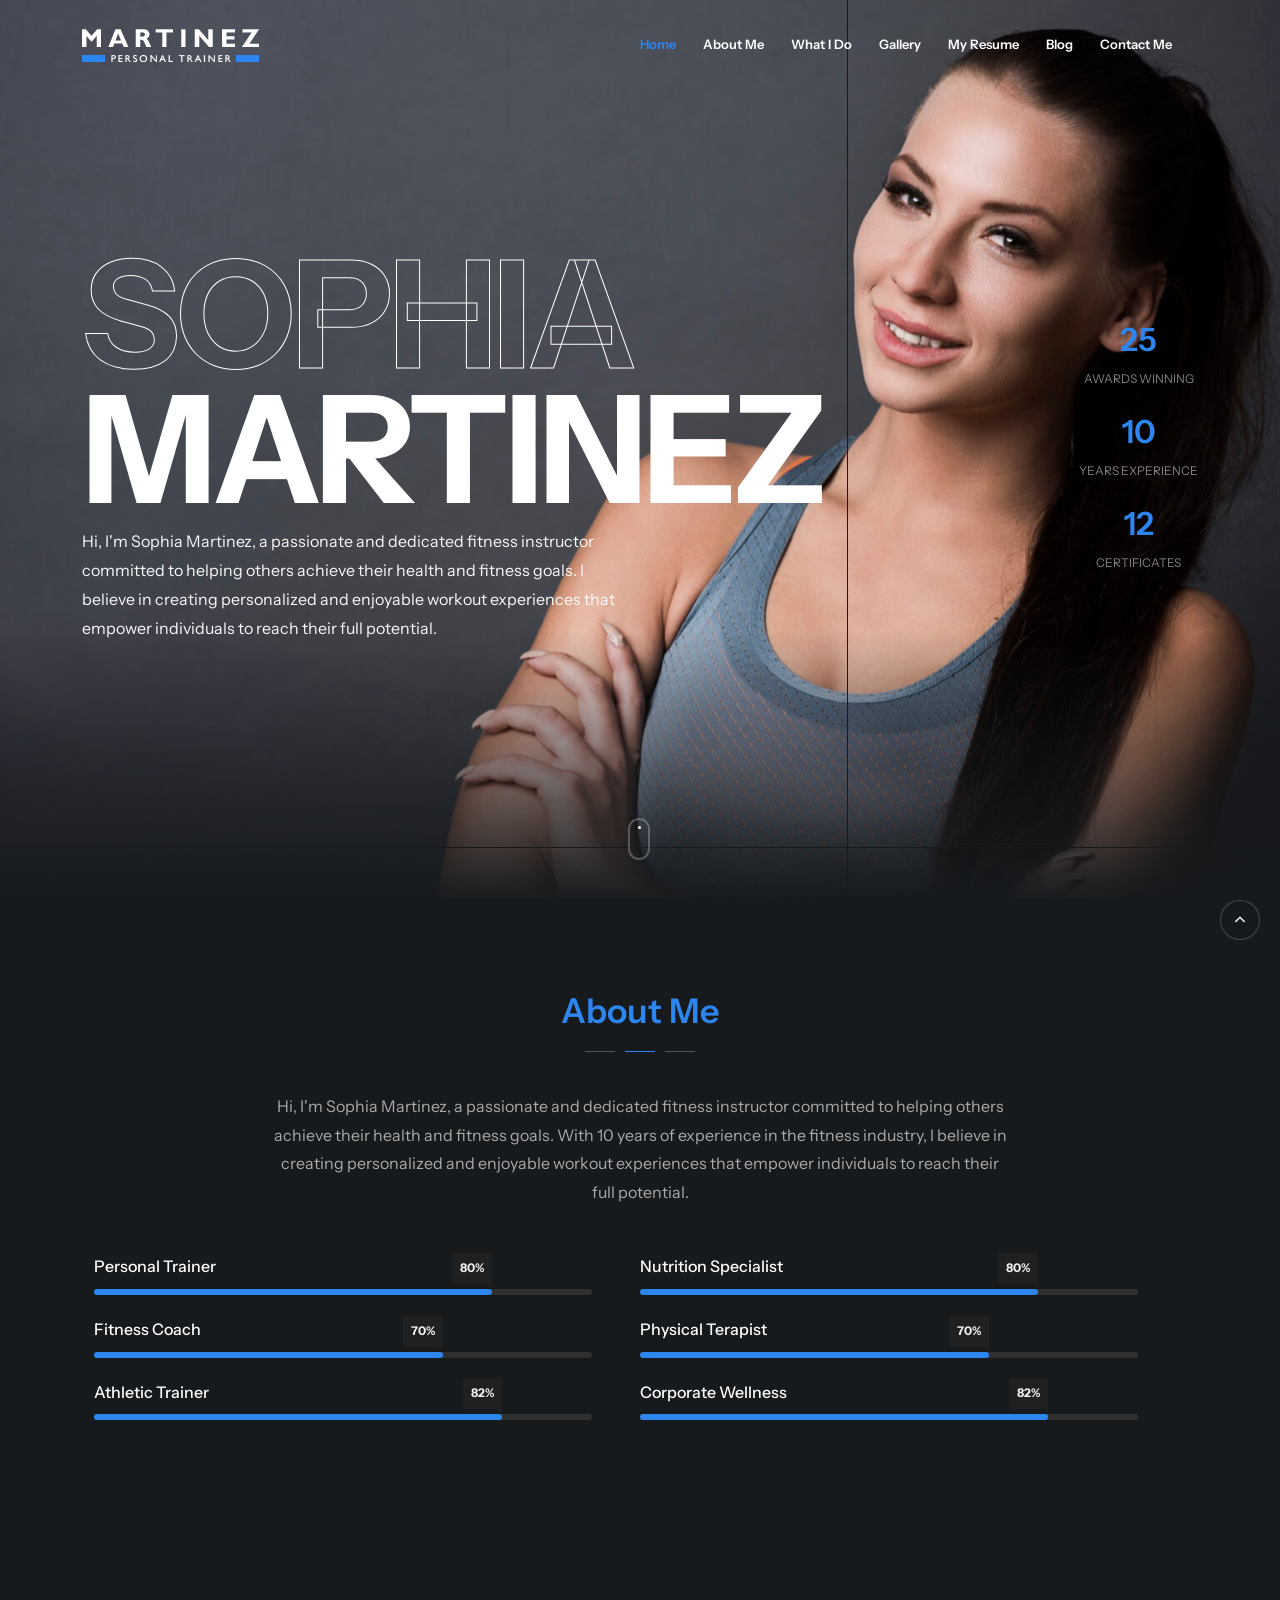
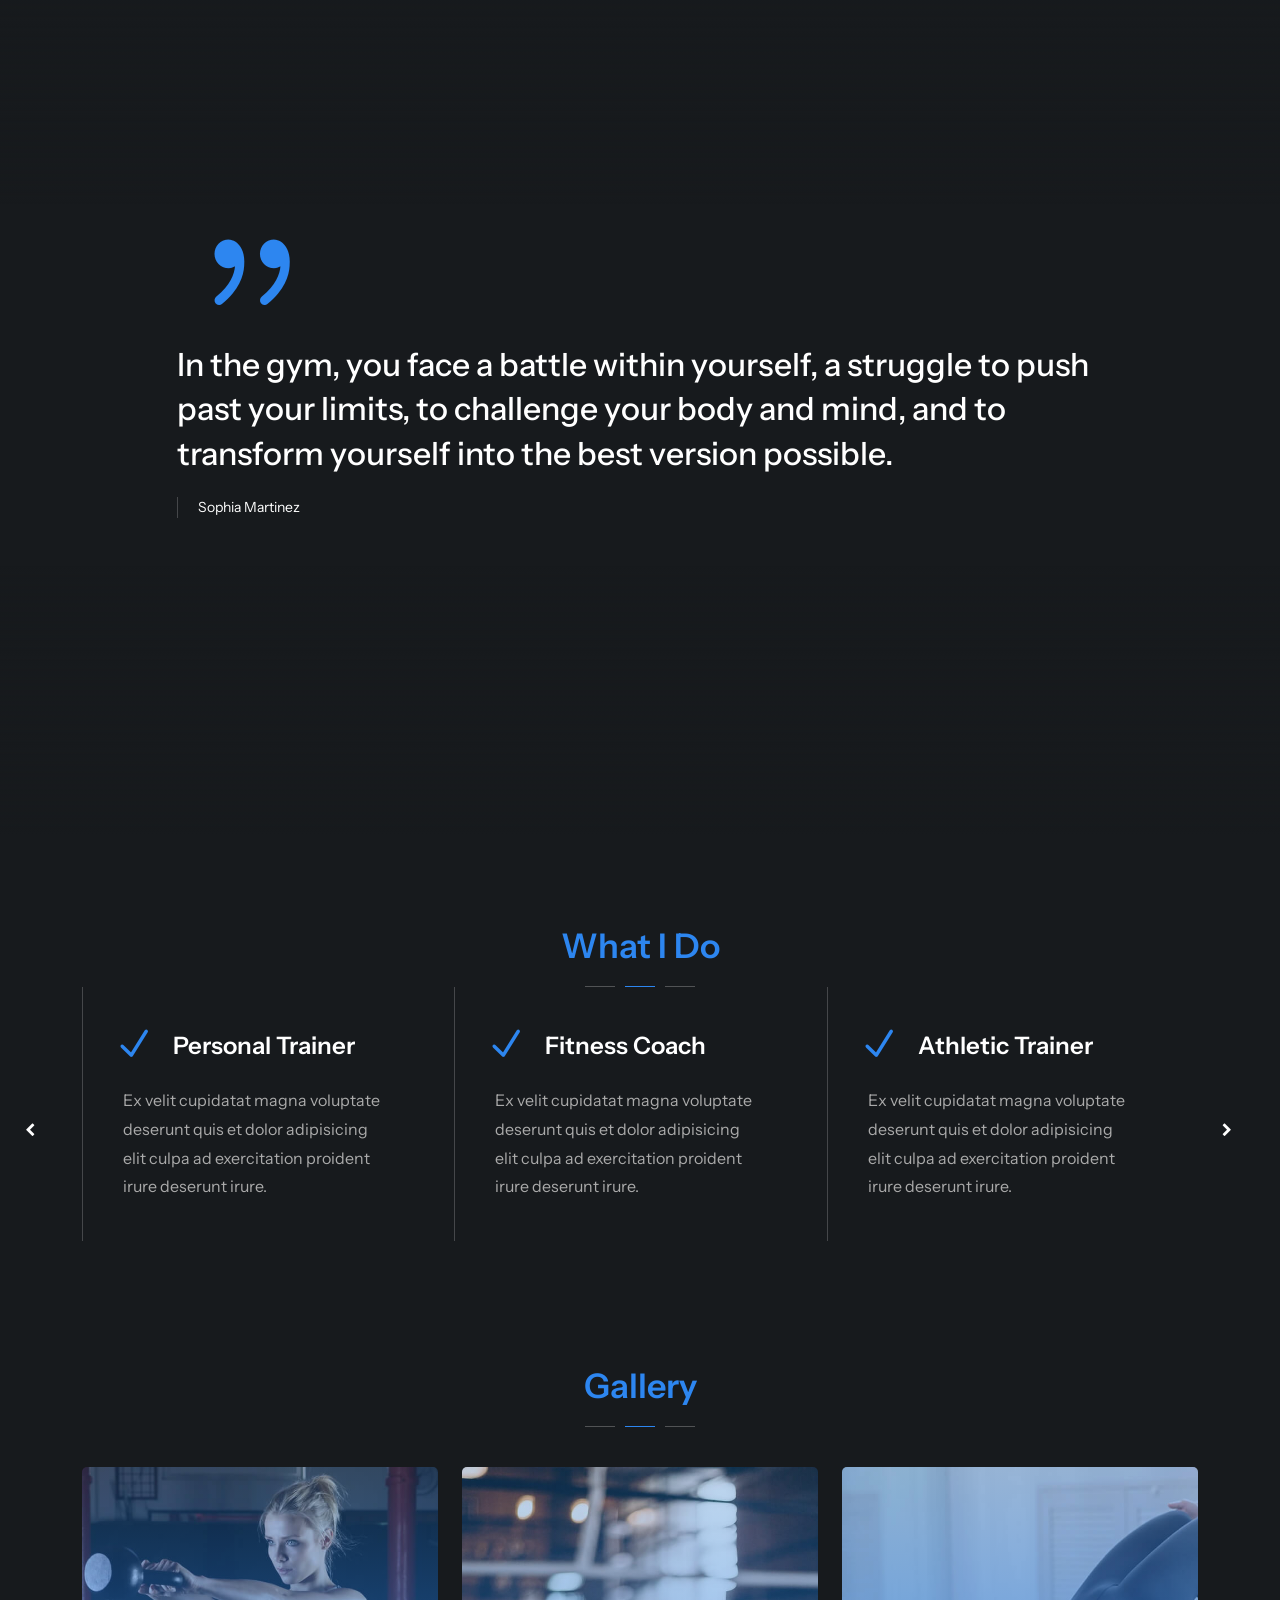
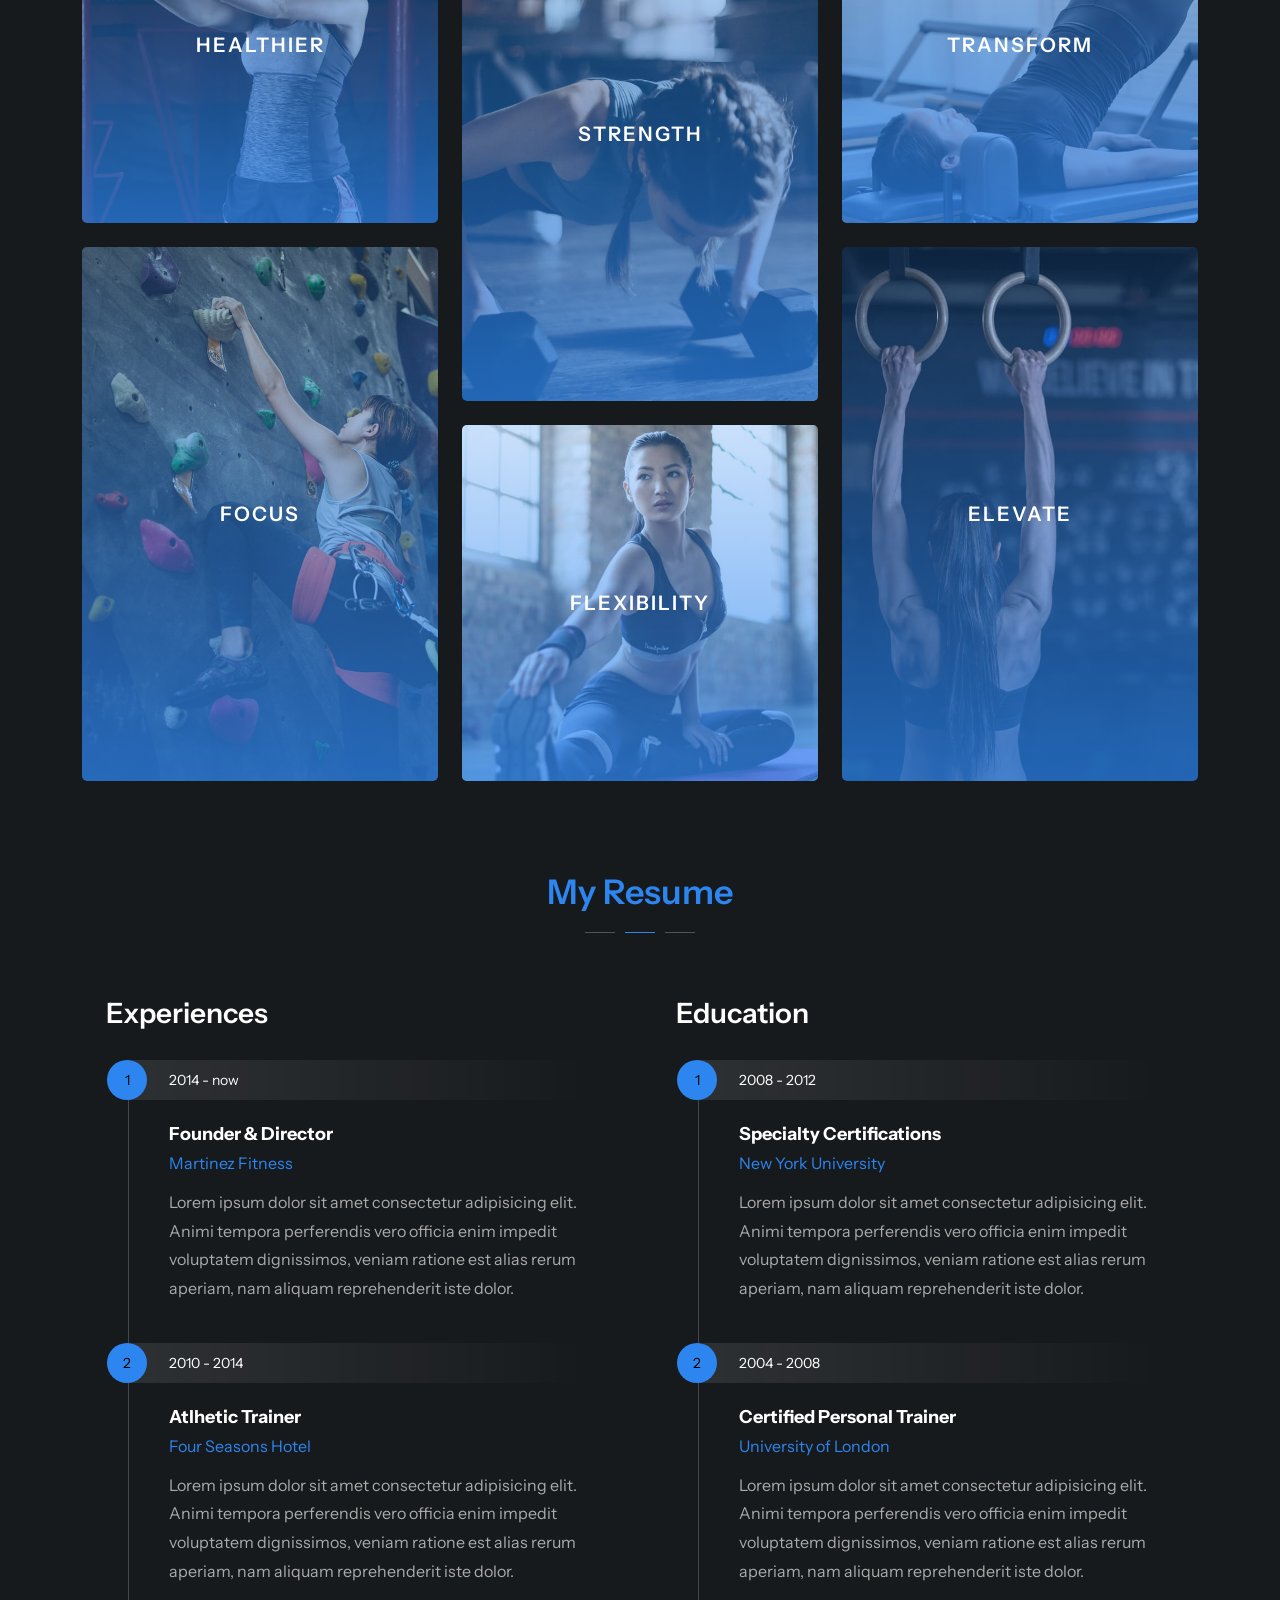
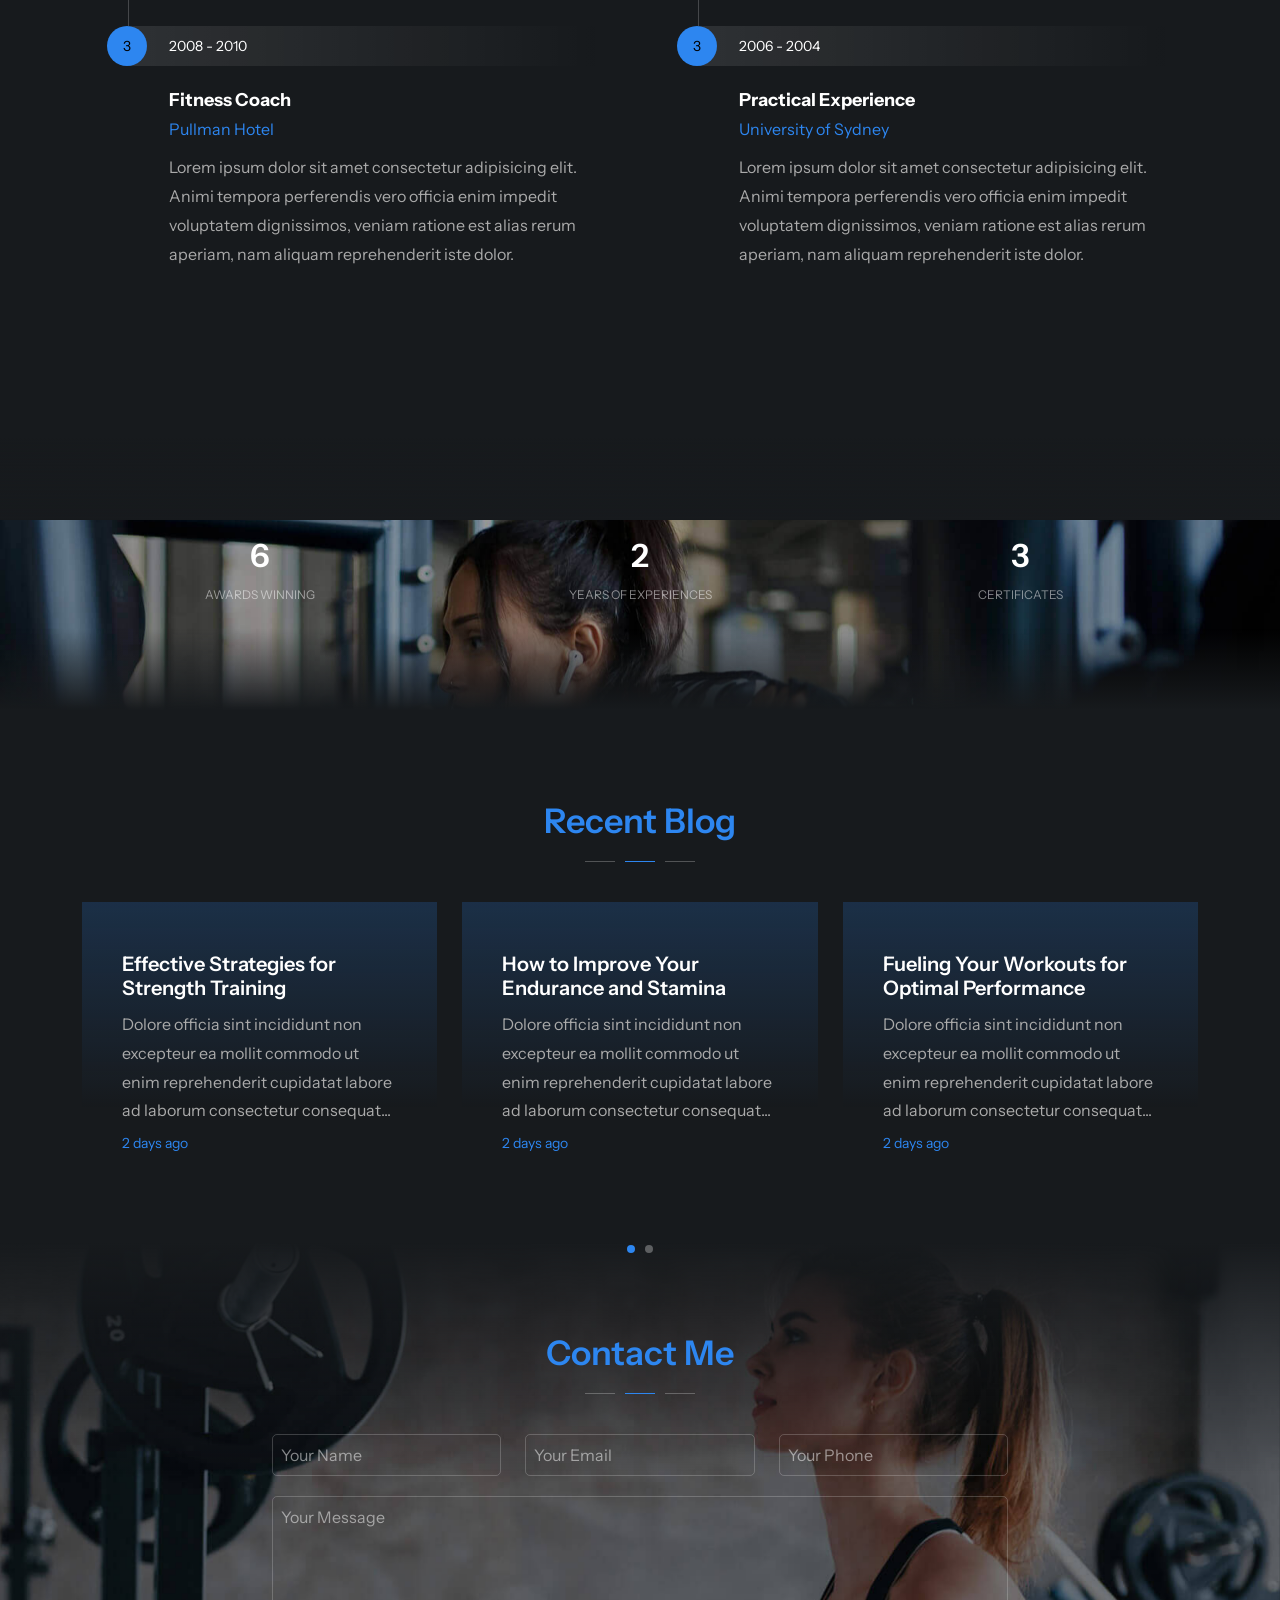
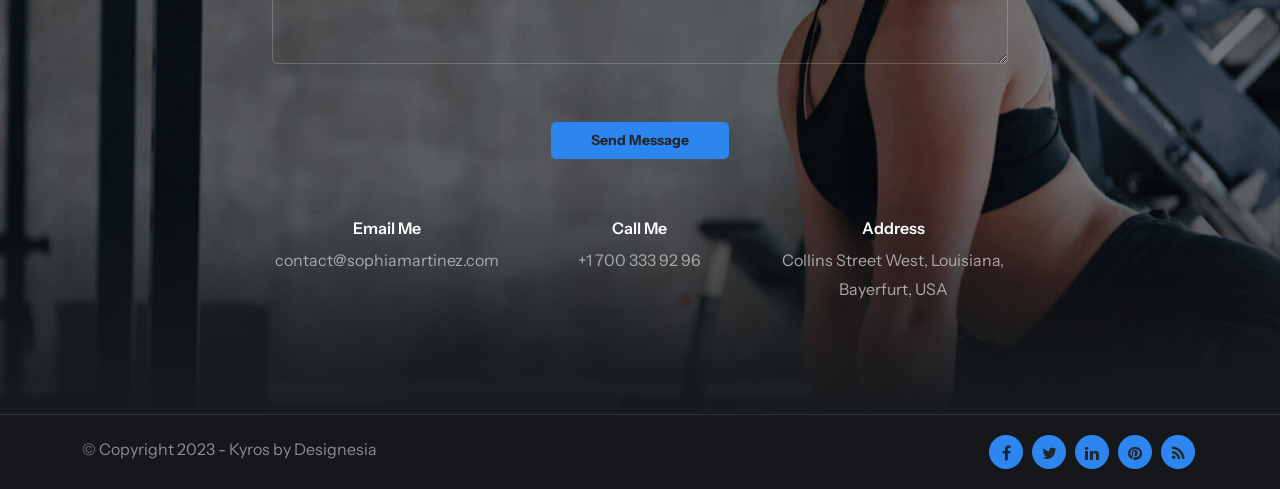
<file: index-profession-fitness-instructor-2.html>
<!DOCTYPE html>
<html lang="zxx">

<head>
    <title>Kyros - Personal Website</title>
    <link rel="icon" href="images-fitness-instructor/icon.png" type="image/gif" sizes="16x16">
    <meta content="text/html;charset=utf-8" http-equiv="Content-Type">
    <meta content="width=device-width, initial-scale=1.0" name="viewport" />
    <meta content="Kyros - Personal Website" name="description" />
    <meta content="" name="keywords" />
    <meta content="" name="author" />
    <!-- CSS Files
    ================================================== -->
    <link href="css/bootstrap.min.css" rel="stylesheet" type="text/css" id="bootstrap" />
    <link href="css/plugins.css" rel="stylesheet" type="text/css" />
    <link href="css/style.css" rel="stylesheet" type="text/css" />
    <link href="css/custom-style-6.css" rel="stylesheet" type="text/css" />
    <style>
        :root {
            --primary-color: #2D86F0;
            --primary-color-rgb: 45, 134, 240;
        }
    </style>
    <link href="css/coloring.css" rel="stylesheet" type="text/css" />
</head>

<body class="onepage dark-scheme">
    <div id="wrapper">
        <!-- header begin -->
        <header class="transparent wow fadeInDown" data-wow-delay=".5s">
            <div class="container">
                <div class="row">
                    <div class="col-md-12">
                        <div class="de-flex sm-pt10">
                            <div class="de-flex-col">
                                <div class="de-flex-col">
                                    <!-- logo begin -->
                                    <div id="logo">
                                        <a href="index.html">
                                            <img alt="" class="logo" src="images-fitness-instructor/logo.png" />
                                            <img alt="" class="logo-2" src="images-fitness-instructor/logo.png" />
                                        </a>
                                    </div>
                                    <!-- logo close -->
                                </div>
                            </div>
                            <div class="de-flex-col header-col-right">
                                <ul id="mainmenu" class="menu-fullwidth">
                                    <li><a class="active" href="#top">Home<span></span></a></li>
                                    <li><a href="#section-about">About Me<span></span></a></li>
                                    <li><a href="#section-services">What I Do<span></span></a></li>
                                    <li><a href="#section-gallery">Gallery<span></span></a></li>
                                    <li><a href="#section-resume">My Resume<span></span></a></li>
                                    <li><a href="#section-blog">Blog<span></span></a></li>
                                    <li><a href="#section-contact">Contact Me<span></span></a></li>
                                </ul>
                                <div class="menu_side_area">
                                    <span id="menu-btn"></span>
                                </div>
                            </div>
                        </div>
                    </div>
                </div>
            </div>
        </header>
        <!-- header close -->
        <!-- content begin -->
        <div class="no-bottom no-top" id="content">
            <div id="top"></div>

            <!-- page preloader begin -->
            <div id="preloader">
                <div class="preloader1"></div>
            </div>
            <!-- page preloader close -->
            
            <!-- float text begin -->
            <div class="float-text">
                <div class="de_social-icons">
                    <a href="#"><i class="fa fa-facebook fa-lg"></i></a>
                    <a href="#"><i class="fa fa-twitter fa-lg"></i></a>
                    <a href="#"><i class="fa fa-instagram fa-lg"></i></a>
                </div>
                <span>Follow Me</span>
            </div>
            <!-- float text close --> 

            <!-- load external content begin -->
            <div id="de_modal">
                <button class="button-close"></button>
                <div class="d-modal-loader"></div>
            </div>
             <!-- load external content close -->

            <section aria-label="section" class="jarallax no-top no-bottom text-light">
                <img src="images-fitness-instructor/background/4.jpg" class="jarallax-img" alt="">
                <div class="v-center">
                    <div class="container z-index-1000">
                        <div class="row align-items-center">
                            <div class="col-lg-6">
                                <div class="spacer-10"></div>
                                <h1 class="ultra-big text-uppercase wow fadeInUp" data-wow-delay=".4s"><span class="font-line">Sophia</span> Martinez</h1>
                                <div class="spacer-10"></div>
                                <p>
                                    Hi, I'm Sophia Martinez, a passionate and dedicated fitness instructor committed to helping others achieve their health and fitness goals. I believe in creating personalized and enjoyable workout experiences that empower individuals to reach their full potential.
                                </p>
                            </div>
                            <div class="col-lg-2 offset-lg-4 sm-hide">
                                <div class="float-end">
                                    <div class="de_count text-center wow fadeInRight" data-wow-delay=".2s">
                                        <h3 class="id-color">25</h3>
                                        <span>Awards Winning</span>                                        
                                    </div>
                                    <div class="de_count text-center wow fadeInRight" data-wow-delay=".4s">
                                        <h3 class="id-color">10</h3>
                                        <span>Years Experience</span>
                                    </div>
                                     <div class="de_count text-center wow fadeInRight" data-wow-delay=".6s">
                                        <h3 class="id-color">12</h3>
                                        <span>Certificates</span>
                                    </div>
                                </div>
                            </div>
                        </div>
                    </div>
                </div>
                <a href="#section-about" class="mouse-icon-click scroll-to wow fadeInUp" data-wow-delay=".8s">
                    <span class="mouse fadeScroll relative" data-scroll-speed="10">
                        <span class="scroll"></span>
                    </span>
                </a>
                <div class="de-gradient-edge-bottom"></div>
            </section>
            <section id="section-about">
                <div class="container relative">
                    <div class="row">
                        <div class="col-md-12 text-center wow fadeInUp">
                            <h2 class="id-color">About Me</h2>
                            <div class="space-border"></div>
                        </div>
                        <div class="col-md-8 offset-md-2 text-center wow fadeInUp">
                            <p>Hi, I'm Sophia Martinez, a passionate and dedicated fitness instructor committed to helping others achieve their health and fitness goals. With 10 years of experience in the fitness industry, I believe in creating personalized and enjoyable workout experiences that empower individuals to reach their full potential.
                        </p>
                        </div>
                        
                        <div class="row gx-5">
                            <div class="col-lg-6 position-relative wow fadeIn" data-wow-delay=".2s">
                                    <div class="d-skills-bar">
                                      <div class="d-bar">
                                        <div class="d-skill" data-value="80%">
                                            <div class="d-info">
                                              <span>Personal Trainer</span>
                                            </div>
                                            <div class="d-progress-line"><span class="d-fill-line"></span></div>
                                        </div>

                                        <div class="d-skill" data-value="70%">
                                            <div class="d-info">
                                              <span>Fitness Coach</span>
                                            </div>
                                            <div class="d-progress-line"><span class="d-fill-line"></span></div>
                                        </div>

                                        <div class="d-skill" data-value="82%">
                                            <div class="d-info">
                                              <span>Athletic Trainer</span>
                                            </div>
                                            <div class="d-progress-line"><span class="d-fill-line"></span></div>
                                        </div>
                                    </div>
                                </div>
                            </div>

                            <div class="col-lg-6 position-relative wow fadeIn" data-wow-delay=".2s">
                                    <div class="d-skills-bar">
                                      <div class="d-bar">
                                        <div class="d-skill" data-value="80%">
                                            <div class="d-info">
                                              <span>Nutrition Specialist</span>
                                            </div>
                                            <div class="d-progress-line"><span class="d-fill-line"></span></div>
                                        </div>

                                        <div class="d-skill" data-value="70%">
                                            <div class="d-info">
                                              <span>Physical Terapist</span>
                                            </div>
                                            <div class="d-progress-line"><span class="d-fill-line"></span></div>
                                        </div>

                                        <div class="d-skill" data-value="82%">
                                            <div class="d-info">
                                              <span>Corporate Wellness</span>
                                            </div>
                                            <div class="d-progress-line"><span class="d-fill-line"></span></div>
                                        </div>
                                    </div>
                                </div>
                            </div>
                        </div>

                </div>
            </section>
            <section id="section-my-quote" aria-label="section" class="jarallax no-top no-bottom" data-video-src="mp4:images-fitness-instructor/video.mp4">
                <div class="de-gradient-edge-top"></div>
                <div class="v-center">
                    <div class="container">
                        <div class="row align-items-center">
                            <div class="col-md-10 offset-md-1">
                                <blockquote class="q-big wow fadeIn" data-wow-duration="3s">
                                    <i class="d-big icon_quotations"></i>
                                    In the gym, you face a battle within yourself, a struggle to push past your limits, to challenge your body and mind, and to transform yourself into the best version possible.
                                    <span class="d-quote-by">Sophia Martinez</span>
                                </blockquote>
                                <div class="spacer-double"></div>
                            </div>
                        </div>
                    </div>
                </div>
                <div class="de-gradient-edge-bottom"></div>
            </section>
            <section id="section-services" class="no-bottom">
                <div class="container relative">
                    <div class="row">
                        <div class="col-md-12 text-center wow fadeInUp">
                            <h2 class="id-color">What I Do</h2>
                            <div class="space-border no-bottom"></div>
                        </div>
                        <div class="row">
                            <div class="col-lg-12">
                                <div class="carousel-3 owl-carousel owl-theme">
                                    <div class="item">
                                        <div class="de_3d-box">
                                            <div class="d-inner">
                                                <i class="icon_check id-color"></i>
                                                <div class="text">
                                                    <h3>Personal Trainer</h3>
                                                    Ex velit cupidatat magna voluptate deserunt quis et dolor adipisicing elit culpa ad exercitation proident irure deserunt irure.
                                                </div>
                                            </div>
                                        </div>
                                    </div>
                                    <div class="item">
                                        <div class="de_3d-box">
                                            <div class="d-inner">
                                                <i class="icon_check id-color"></i>
                                                <div class="text">
                                                    <h3>Fitness Coach</h3>
                                                    Ex velit cupidatat magna voluptate deserunt quis et dolor adipisicing elit culpa ad exercitation proident irure deserunt irure.
                                                </div>
                                            </div>
                                        </div>
                                    </div>
                                    <div class="item">
                                        <div class="de_3d-box">
                                            <div class="d-inner">
                                                <i class="icon_check id-color"></i>
                                                <div class="text">
                                                    <h3>Athletic Trainer</h3>
                                                    Ex velit cupidatat magna voluptate deserunt quis et dolor adipisicing elit culpa ad exercitation proident irure deserunt irure.
                                                </div>
                                            </div>
                                        </div>
                                    </div>
                                    <div class="item">
                                        <div class="de_3d-box">
                                            <div class="d-inner">
                                                <i class="icon_check id-color"></i>
                                                <div class="text">
                                                    <h3>Nutrition Specialist</h3>
                                                    Ex velit cupidatat magna voluptate deserunt quis et dolor adipisicing elit culpa ad exercitation proident irure deserunt irure.
                                                </div>
                                            </div>
                                        </div>
                                    </div>
                                    <div class="item">
                                        <div class="de_3d-box">
                                            <div class="d-inner">
                                                <i class="icon_check id-color"></i>
                                                <div class="text">
                                                    <h3>Physical Therapist</h3>
                                                    Ex velit cupidatat magna voluptate deserunt quis et dolor adipisicing elit culpa ad exercitation proident irure deserunt irure.
                                                </div>
                                            </div>
                                        </div>
                                    </div>
                                    <div class="item">
                                        <div class="de_3d-box">
                                            <div class="d-inner">
                                                <i class="icon_check id-color"></i>
                                                <div class="text">
                                                    <h3>Corporate Wellness</h3>
                                                    Ex velit cupidatat magna voluptate deserunt quis et dolor adipisicing elit culpa ad exercitation proident irure deserunt irure.
                                                </div>
                                            </div>
                                        </div>
                                    </div>
                                </div>
                            </div>
                        </div>
                    </div>
                </div>
            </section>
            <section id="section-gallery" class="no-bottom">
                <div class="container relative">
                    <div class="row">
                        <div class="col-md-12 text-center wow fadeInUp">
                            <h2 class="id-color">Gallery</h2>
                            <div class="space-border"></div>
                        </div>
                    </div>
                    <div id="gallery" class="row g-4 sequence">
                        <div class="col-md-4 mb-0 item">
                            <a class="image-popup-gallery wow" href="images-fitness-instructor/gallery/1.jpg">
                                <div class="card-image-1 mod-e" data-tilt>
                                    <div class="d-text text-center">
                                        <h3>Healthier</h3>
                                    </div>
                                    <img src="images-fitness-instructor/gallery/1.jpg" class="img-fluid" alt="">
                                </div>
                            </a>
                        </div>
                        <div class="col-md-4 mb-0 item">
                            <a class="image-popup-gallery wow" href="images-fitness-instructor/gallery/2.jpg">
                                <div class="card-image-1 mod-e" data-tilt>
                                    <div class="d-text text-center">
                                        <h3>Strength</h3>
                                    </div>
                                    <img src="images-fitness-instructor/gallery/2.jpg" class="img-fluid" alt="">
                                </div>
                            </a>
                        </div>
                        <div class="col-md-4 mb-0 item">
                            <a class="image-popup-gallery wow" href="images-fitness-instructor/gallery/3.jpg">
                                <div class="card-image-1 mod-e" data-tilt>
                                    <div class="d-text text-center">
                                        <h3>Transform</h3>
                                    </div>
                                    <img src="images-fitness-instructor/gallery/3.jpg" class="img-fluid" alt="">
                                </div>
                            </a>
                        </div>
                        <div class="col-md-4 mb-0 item">
                            <a class="image-popup-gallery wow" href="images-fitness-instructor/gallery/4.jpg">
                                <div class="card-image-1 mod-e" data-tilt>
                                    <div class="d-text text-center">
                                        <h3>Focus</h3>
                                    </div>
                                    <img src="images-fitness-instructor/gallery/4.jpg" class="img-fluid" alt="">
                                </div>
                            </a>
                        </div>
                        <div class="col-md-4 mb-0 item">
                            <a class="image-popup-gallery wow" href="images-fitness-instructor/gallery/5.jpg">
                                <div class="card-image-1 mod-e" data-tilt>
                                    <div class="d-text text-center">
                                        <h3>Elevate</h3>
                                    </div>
                                    <img src="images-fitness-instructor/gallery/5.jpg" class="img-fluid" alt="">
                                </div>
                            </a>
                        </div>
                        <div class="col-md-4 mb-0 item">
                            <a class="image-popup-gallery wow" href="images-fitness-instructor/gallery/6.jpg">
                                <div class="card-image-1 mod-e" data-tilt>
                                    <div class="d-text text-center">
                                        <h3>Flexibility</h3>
                                    </div>
                                    <img src="images-fitness-instructor/gallery/6.jpg" class="img-fluid" alt="">
                                </div>
                            </a>
                        </div>
                    </div>
                </div>
            </section>
            <section id="section-resume">
                <div class="container relative">
                    <div class="row">
                        <div class="col-md-12 text-center wow fadeInUp">
                            <h2 class="id-color">My Resume</h2>
                            <div class="space-border"></div>
                        </div>
                    </div>
                    <div class="row gh-5">
                        <div class="col-lg-6 wow fadeInUp">
                            <div class="p-4">
                                <h3 class="s_border">Experiences</h3>
                                <ul class="d_timeline">
                                    <li class="d_timeline-item">
                                        <h3 class="d_timeline-title s2">2014 - now</h3>
                                        <p class="d_timeline-text"><span class="d_title">Founder &amp; Director</span><span class="d_company">Martinez Fitness</span>Lorem ipsum dolor sit amet consectetur adipisicing elit. Animi tempora perferendis vero officia enim impedit voluptatem dignissimos, veniam ratione est alias rerum aperiam, nam aliquam reprehenderit iste dolor.</p>
                                    </li>
                                    <li class="d_timeline-item">
                                        <h3 class="d_timeline-title s2">2010 - 2014</h3>
                                        <p class="d_timeline-text"><span class="d_title">Atlhetic Trainer</span><span class="d_company">Four Seasons Hotel</span>Lorem ipsum dolor sit amet consectetur adipisicing elit. Animi tempora perferendis vero officia enim impedit voluptatem dignissimos, veniam ratione est alias rerum aperiam, nam aliquam reprehenderit iste dolor.</p>
                                    </li>
                                    <li class="d_timeline-item">
                                        <h3 class="d_timeline-title s2">2008 - 2010</h3>
                                        <p class="d_timeline-text"><span class="d_title">Fitness Coach</span><span class="d_company">Pullman Hotel</span>Lorem ipsum dolor sit amet consectetur adipisicing elit. Animi tempora perferendis vero officia enim impedit voluptatem dignissimos, veniam ratione est alias rerum aperiam, nam aliquam reprehenderit iste dolor.</p>
                                    </li>
                                </ul>
                            </div>
                        </div>
                        <div class="col-lg-6 wow fadeInUp">
                            <div class="p-4">
                                <h3 class="s_border">Education</h3>
                                <ul class="d_timeline">
                                    <li class="d_timeline-item">
                                        <h3 class="d_timeline-title s2">2008 - 2012</h3>
                                        <p class="d_timeline-text"><span class="d_title">Specialty Certifications</span><span class="d_company">New York University</span>Lorem ipsum dolor sit amet consectetur adipisicing elit. Animi tempora perferendis vero officia enim impedit voluptatem dignissimos, veniam ratione est alias rerum aperiam, nam aliquam reprehenderit iste dolor.</p>
                                    </li>
                                    <li class="d_timeline-item">
                                        <h3 class="d_timeline-title s2">2004 - 2008</h3>
                                        <p class="d_timeline-text"><span class="d_title">Certified Personal Trainer</span><span class="d_company">University of London</span>Lorem ipsum dolor sit amet consectetur adipisicing elit. Animi tempora perferendis vero officia enim impedit voluptatem dignissimos, veniam ratione est alias rerum aperiam, nam aliquam reprehenderit iste dolor.</p>
                                    </li>
                                    <li class="d_timeline-item">
                                        <h3 class="d_timeline-title s2">2006 - 2004</h3>
                                        <p class="d_timeline-text"><span class="d_title">Practical Experience</span><span class="d_company">University of Sydney</span>Lorem ipsum dolor sit amet consectetur adipisicing elit. Animi tempora perferendis vero officia enim impedit voluptatem dignissimos, veniam ratione est alias rerum aperiam, nam aliquam reprehenderit iste dolor.</p>
                                    </li>
                                </ul>
                            </div>
                        </div>
                    </div>
                </div>
            </section>
            <section id="section-fun-facts" aria-label="section" class="jarallax">
                <div class="de-gradient-edge-top"></div>
                <img src="images-fitness-instructor/background/2.jpg" class="jarallax-img" alt="">
                <div class="container">
                        <div class="row">

                            <div class="col-md-4 wow fadeIn" data-wow-delay="0s">
                                <div class="de_count text-center">
                                    <h3 class="timer" data-to="25" data-speed="2500">0</h3>
                                    <span>Awards Winning</span>
                                </div>
                            </div>

                            <div class="col-md-4 wow fadeIn" data-wow-delay=".25">
                                <div class="de_count text-center">
                                    <h3 class="timer" data-to="10" data-speed="2500">0</h3>
                                    <span>Years of Experiences</span>
                                </div>
                            </div>

                            <div class="col-md-4 wow fadeIn" data-wow-delay=".5s">
                                <div class="de_count text-center">
                                    <h3 class="timer" data-to="12" data-speed="2500">0</h3>
                                    <span>Certificates</span>
                                </div>
                            </div>
                            
                        </div>
                    </div>
                <div class="de-gradient-edge-bottom"></div>
            </section>
            <section id="section-blog" class="no-bottom">
                <div class="container relative">
                    <div class="row">
                        <div class="col-md-12 text-center wow fadeInUp">
                            <h2 class="id-color">Recent Blog</h2>
                            <div class="space-border"></div>
                        </div>
                    </div>
                    <div id="carousel-blog" class="owl-carousel wow fadeInUp">
                        <div class="bloglist item">
                            <div class="post-content">
                                <div class="post-text p-0">
                                    <h4 class="de_modal" data-url="single-blog.html">Effective Strategies for Strength Training</h4>
                                    <p class="mb-1">Dolore officia sint incididunt non excepteur ea mollit commodo ut enim reprehenderit cupidatat labore ad laborum consectetur consequat...</p>
                                    <div class="small id-color">2 days ago</div>
                                </div>
                            </div>
                        </div>
                        <div class="bloglist item">
                            <div class="post-content">
                                <div class="post-text p-0">
                                    <h4 class="de_modal" data-url="single-blog.html">How to Improve Your Endurance and Stamina</h4>
                                    <p class="mb-1">Dolore officia sint incididunt non excepteur ea mollit commodo ut enim reprehenderit cupidatat labore ad laborum consectetur consequat...</p>
                                    <div class="small id-color">2 days ago</div>
                                </div>
                            </div>
                        </div>
                        <div class="bloglist item">
                            <div class="post-content">
                                <div class="post-text p-0">
                                    <h4 class="de_modal" data-url="single-blog.html">Fueling Your Workouts for Optimal Performance</h4>
                                    <p class="mb-1">Dolore officia sint incididunt non excepteur ea mollit commodo ut enim reprehenderit cupidatat labore ad laborum consectetur consequat...</p>
                                    <div class="small id-color">2 days ago</div>
                                </div>
                            </div>
                        </div>
                        <div class="bloglist item">
                            <div class="post-content">
                                <div class="post-text p-0">
                                    <h4 class="de_modal" data-url="single-blog.html">A Beginner's Guide to Building Strength</h4>
                                    <p class="mb-1">Dolore officia sint incididunt non excepteur ea mollit commodo ut enim reprehenderit cupidatat labore ad laborum consectetur consequat...</p>
                                    <div class="small id-color">2 days ago</div>
                                </div>
                            </div>
                        </div>
                        <div class="bloglist item">
                            <div class="post-content">
                                <div class="post-text p-0">
                                    <h4 class="de_modal" data-url="single-blog.html">Tips to Stay Inspired and Committed</h4>
                                    <p class="mb-1">Dolore officia sint incididunt non excepteur ea mollit commodo ut enim reprehenderit cupidatat labore ad laborum consectetur consequat...</p>
                                    <div class="small id-color">2 days ago</div>
                                </div>
                            </div>
                        </div>
                        <div class="bloglist item">
                            <div class="post-content">
                                <div class="post-text p-0">
                                    <h4 class="de_modal" data-url="single-blog.html">My "Aha Moment" About Food<span></span></h4>
                                    <p class="mb-1">Dolore officia sint incididunt non excepteur ea mollit commodo ut enim reprehenderit cupidatat labore ad laborum consectetur consequat...</p>
                                    <div class="small id-color">2 days ago</div>
                                </div>
                            </div>
                        </div>
                    </div>
                </div>
            </section>
            <section id="section-contact" class="jarallax">
                <div class="de-gradient-edge-top"></div>
                <img src="images-fitness-instructor/background/3.jpg" class="jarallax-img" alt="">
                <div class="container z-index-1000">
                    <div class="row">
                        <div class="col-md-12 text-center wow fadeInUp">
                            <h2 class="id-color">Contact Me</h2>
                            <div class="space-border"></div>
                        </div>
                        <div class="col-lg-8 offset-lg-2 wow fadeInUp">
                            <div class="contact_form_wrapper">
                                <form name="contactForm" id="contact_form" class="form-border" method="post" action="#">
                                    <div class="row">
                                        <div class="col-md-4">
                                            <div class="field-set">
                                                <input type="text" name="Name" id="name" class="form-control" placeholder="Your Name" required>
                                            </div>
                                        </div>
                                        <div class="col-md-4">
                                            <div class="field-set">
                                                <input type="text" name="Email" id="email" class="form-control" placeholder="Your Email" required>
                                            </div>
                                        </div>
                                        <div class="col-md-4">
                                            <div class="field-set">
                                                <input type="text" name="phone" id="phone" class="form-control" placeholder="Your Phone" required>
                                            </div>
                                        </div>
                                    </div>
                                    <div class="text-center">
                                        <div class="field-set">
                                            <textarea name="message" id="message" class="form-control" placeholder="Your Message" required></textarea>
                                        </div>
                                        <div class="g-recaptcha" data-sitekey="copy-your-site-key-here"></div>
                                        <div id='submit' class="mt10">
                                            <input type='submit' id='send_message' value='Send Message' class="btn-main text-dark">
                                        </div>

                                        <div id="success_message" class='success'>
                                            Your message has been sent successfully. Refresh this page if you want to send more messages.
                                        </div>
                                        <div id="error_message" class='error'>
                                            Sorry there was an error sending your form.
                                        </div>

                                    </div>
                                </form>
                            </div>
                            <div class="spacer-double"></div>
                            <div class="row text-center wow fadeInUp">
                                <div class="col-md-4">
                                    <div class="wm-1"></div>
                                    <h6>Email Me</h6>
                                    <p>contact@sophiamartinez.com</p>
                                </div>
                                <div class="col-md-4">
                                    <div class="wm-1"></div>
                                    <h6>Call Me</h6>
                                    <p>+1 700 333 92 96</p>
                                </div>
                                <div class="col-md-4">
                                    <div class="wm-1"></div>
                                    <h6>Address</h6>
                                    <p>Collins Street West, Louisiana, Bayerfurt, USA</p>
                                </div>
                            </div>
                        </div>
                    </div>
                </div>
                <div class="de-gradient-edge-bottom"></div>
            </section>
        </div>
        <!-- content close -->
        <a href="#" id="back-to-top"></a>
        <!-- footer begin -->
        <footer>
            <div class="container">
                <div class="row">
                    <div class="col-md-6">
                        <a href="index.html">
                            <span class="copy">&copy; Copyright 2023 - Kyros by Designesia</span>
                        </a>
                    </div>
                    <div class="col-md-6">
                        <div class="social-icons">
                            <a href="#"><i class="bg-color text-dark fa fa-facebook fa-lg"></i></a>
                            <a href="#"><i class="bg-color text-dark fa fa-twitter fa-lg"></i></a>
                            <a href="#"><i class="bg-color text-dark fa fa-linkedin fa-lg"></i></a>
                            <a href="#"><i class="bg-color text-dark fa fa-pinterest fa-lg"></i></a>
                            <a href="#"><i class="bg-color text-dark fa fa-rss fa-lg"></i></a>
                        </div>
                    </div>
                </div>
            </div>
        </footer>
        <!-- footer close -->
    </div>
    <!-- Javascript Files
    ================================================== -->
    <script src="js/plugins.js"></script>
    <script src="js/designesia.js"></script>
    <script src='https://www.google.com/recaptcha/api.js' async defer></script>
    <script src="form.js"></script>
    <script>
    jQuery(function($) {
        $('.g-recaptcha').attr('data-theme', 'dark');
    });
    </script>
    <script>
    jQuery(document).ready(function() {
        $(function() {
            // jquery typed plugin
            $(".typed").typed({
                stringsElement: $('.typed-strings'),
                typeSpeed: 100,
                backDelay: 500,
                loop: true,
                contentType: 'html', // or text
                // defaults to false for infinite loop
                loopCount: false,
                callback: function() { null; },
                resetCallback: function() { newTyped(); }
            });
        });
    });
    </script>
</body>

</html>
</file>
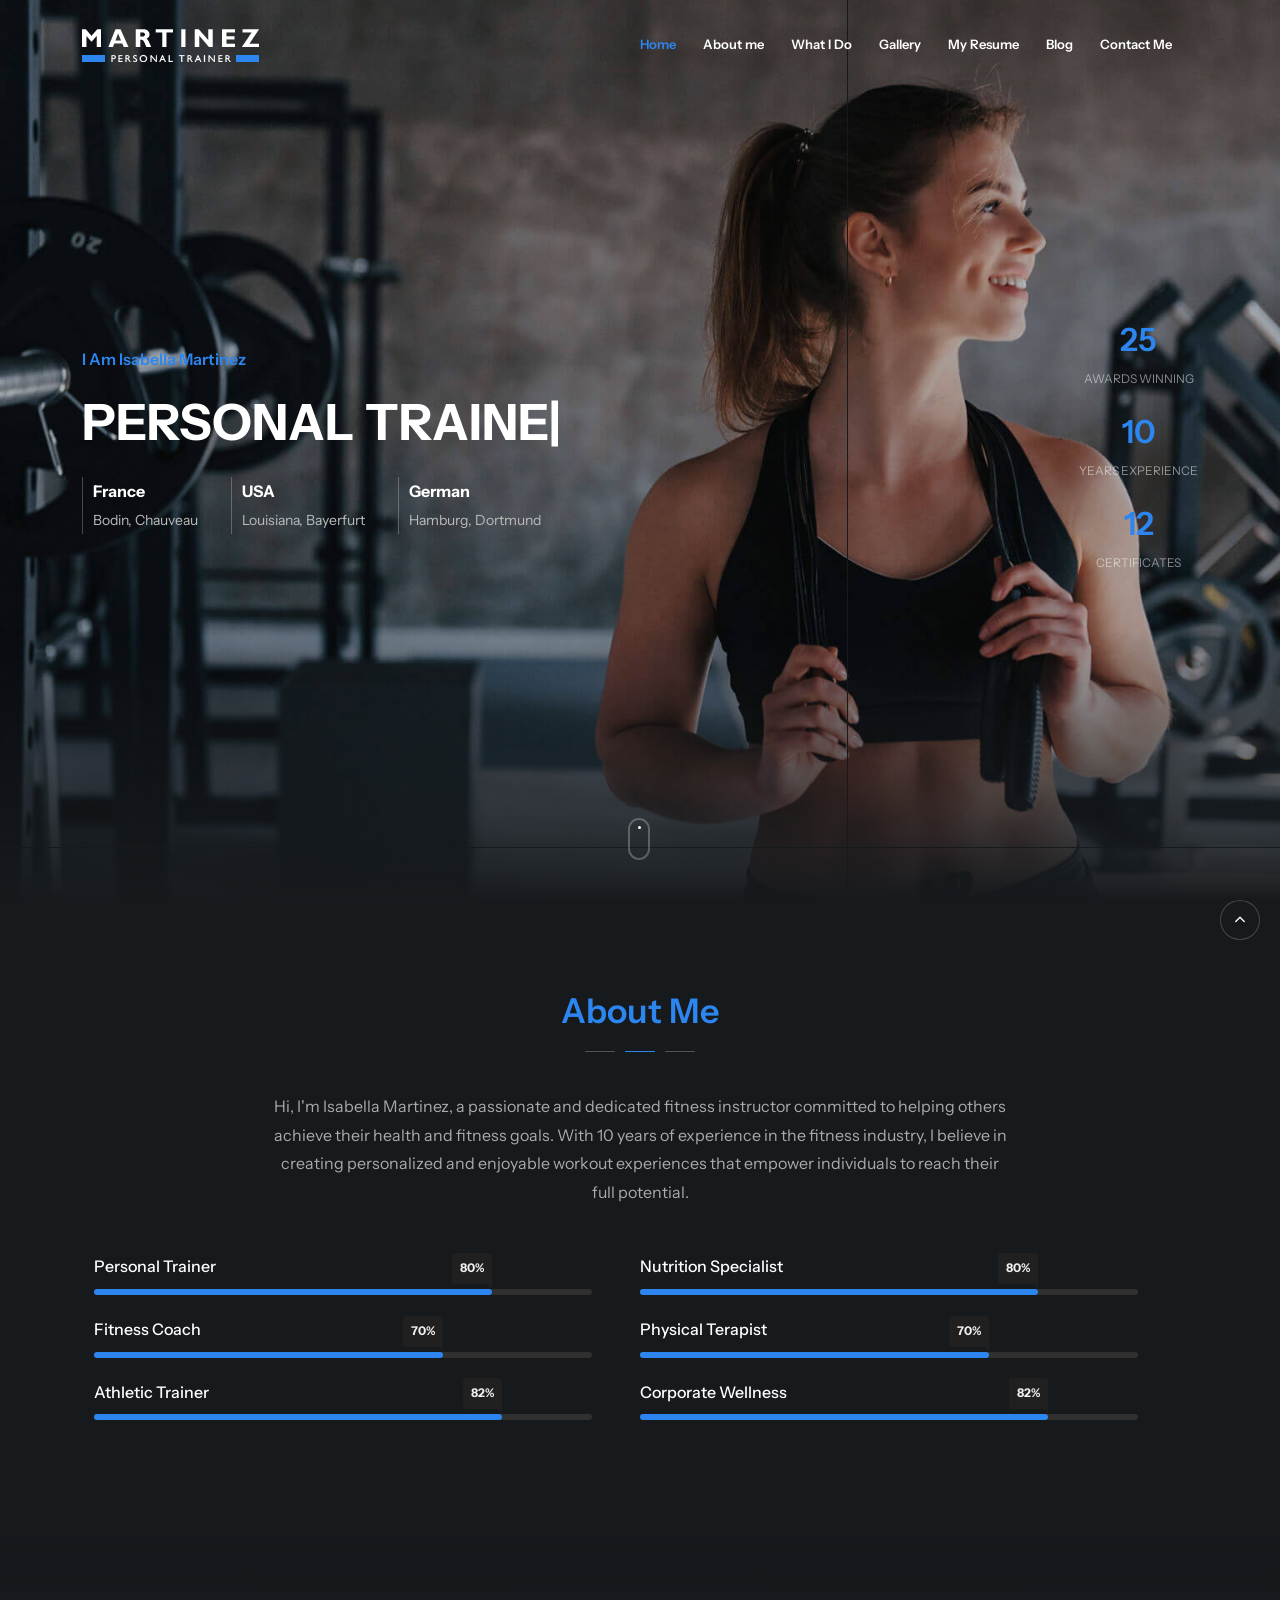
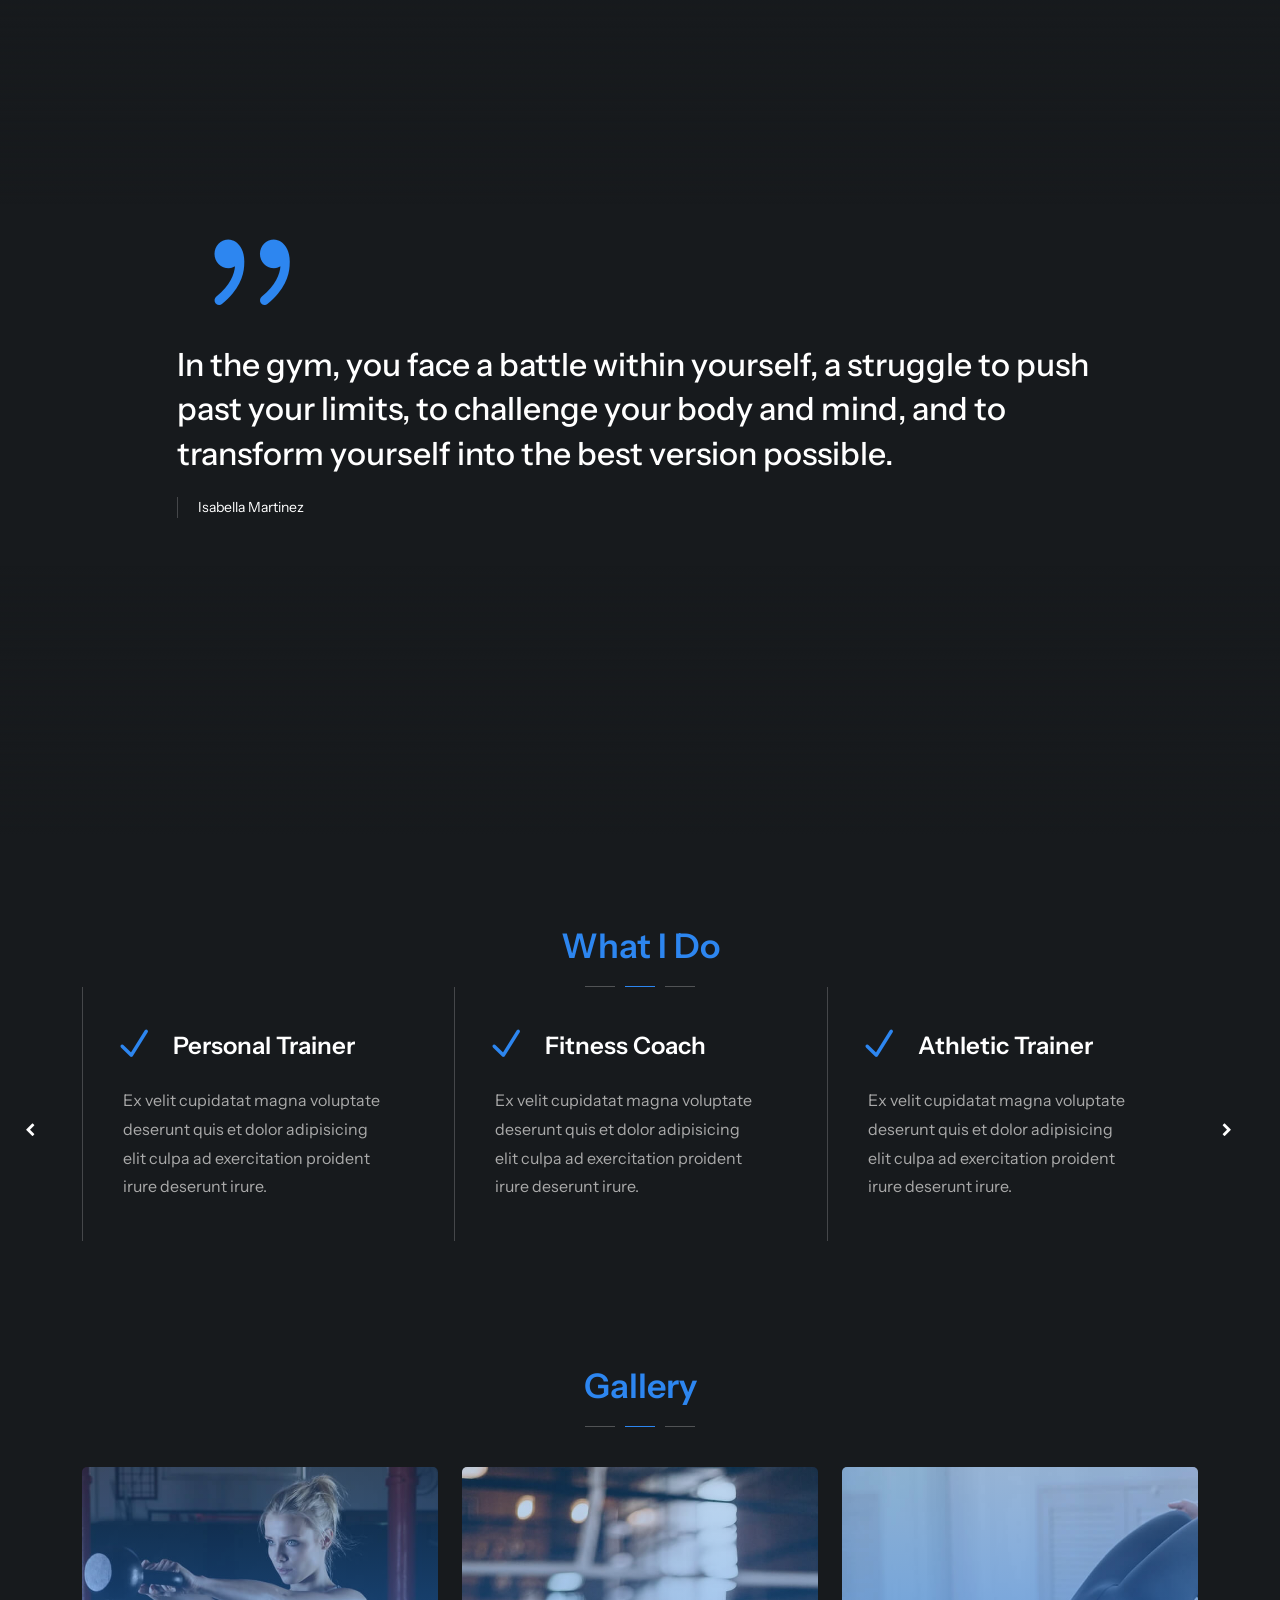
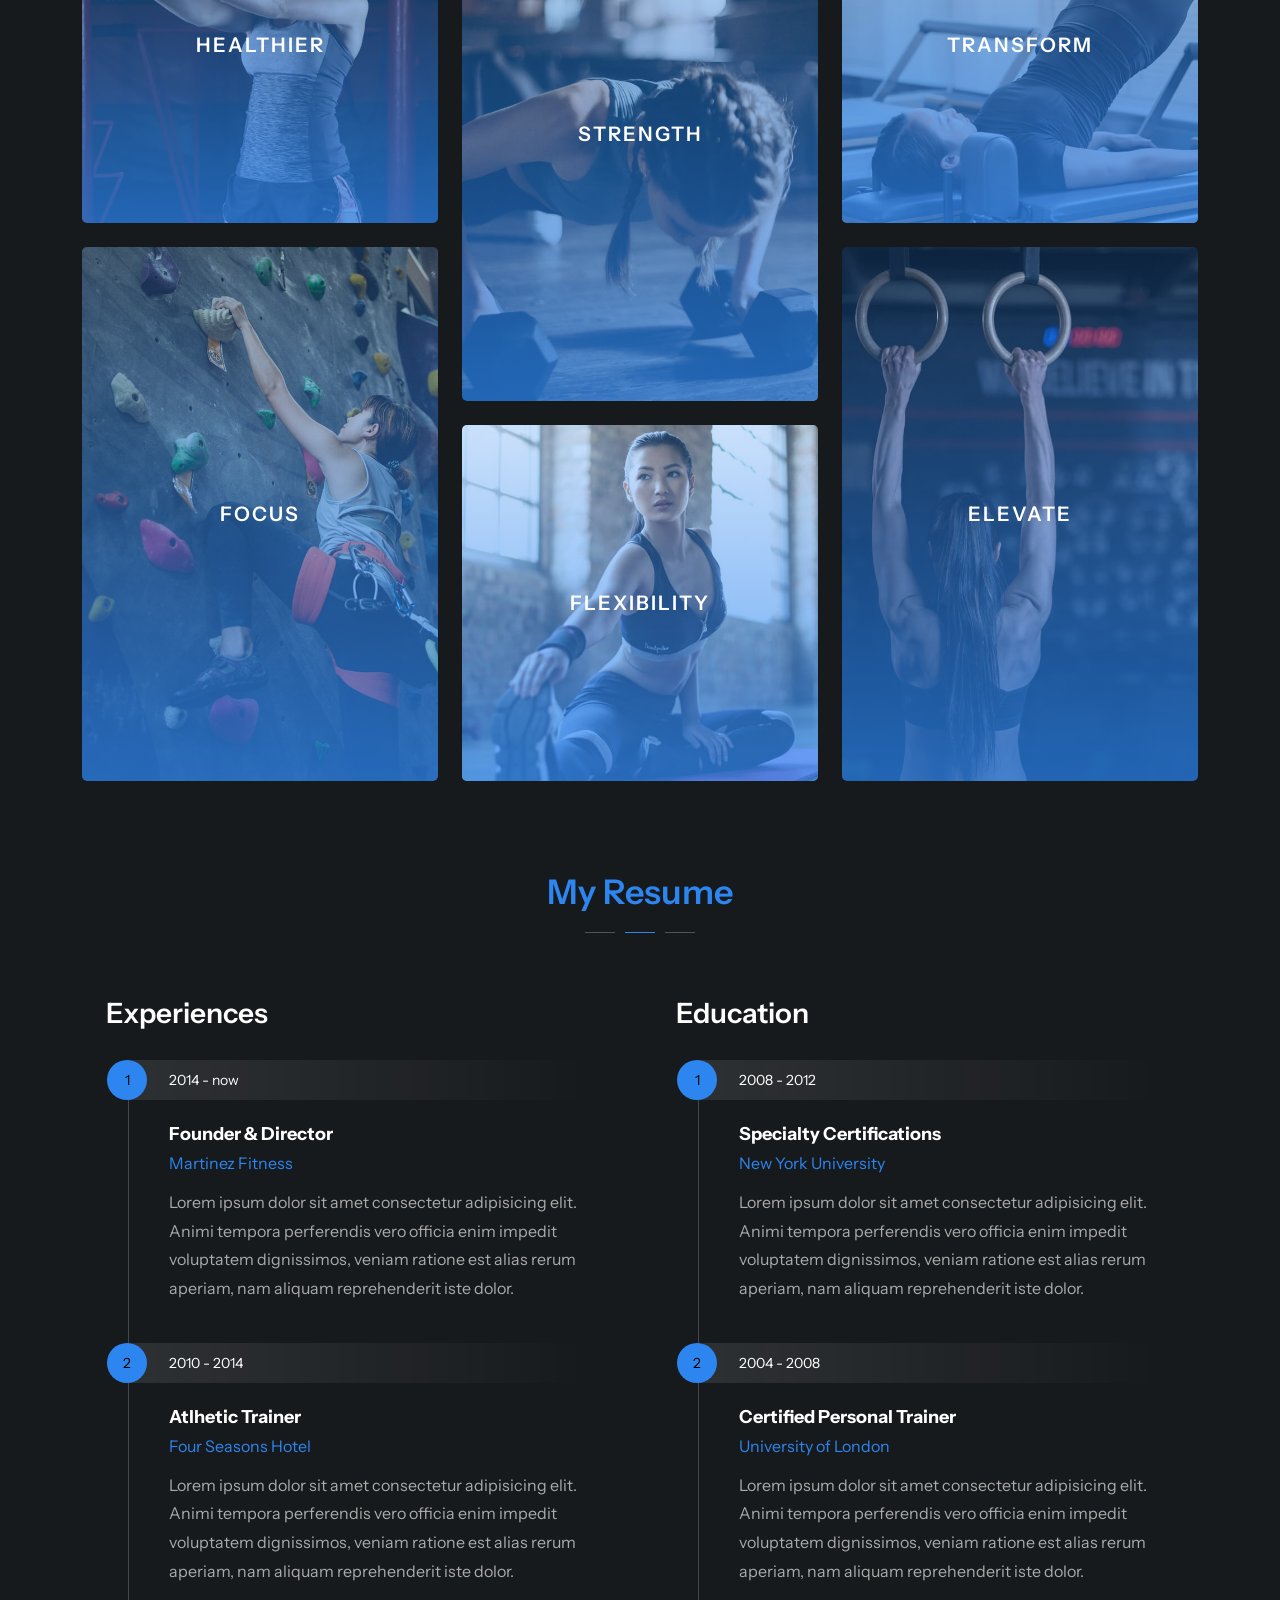
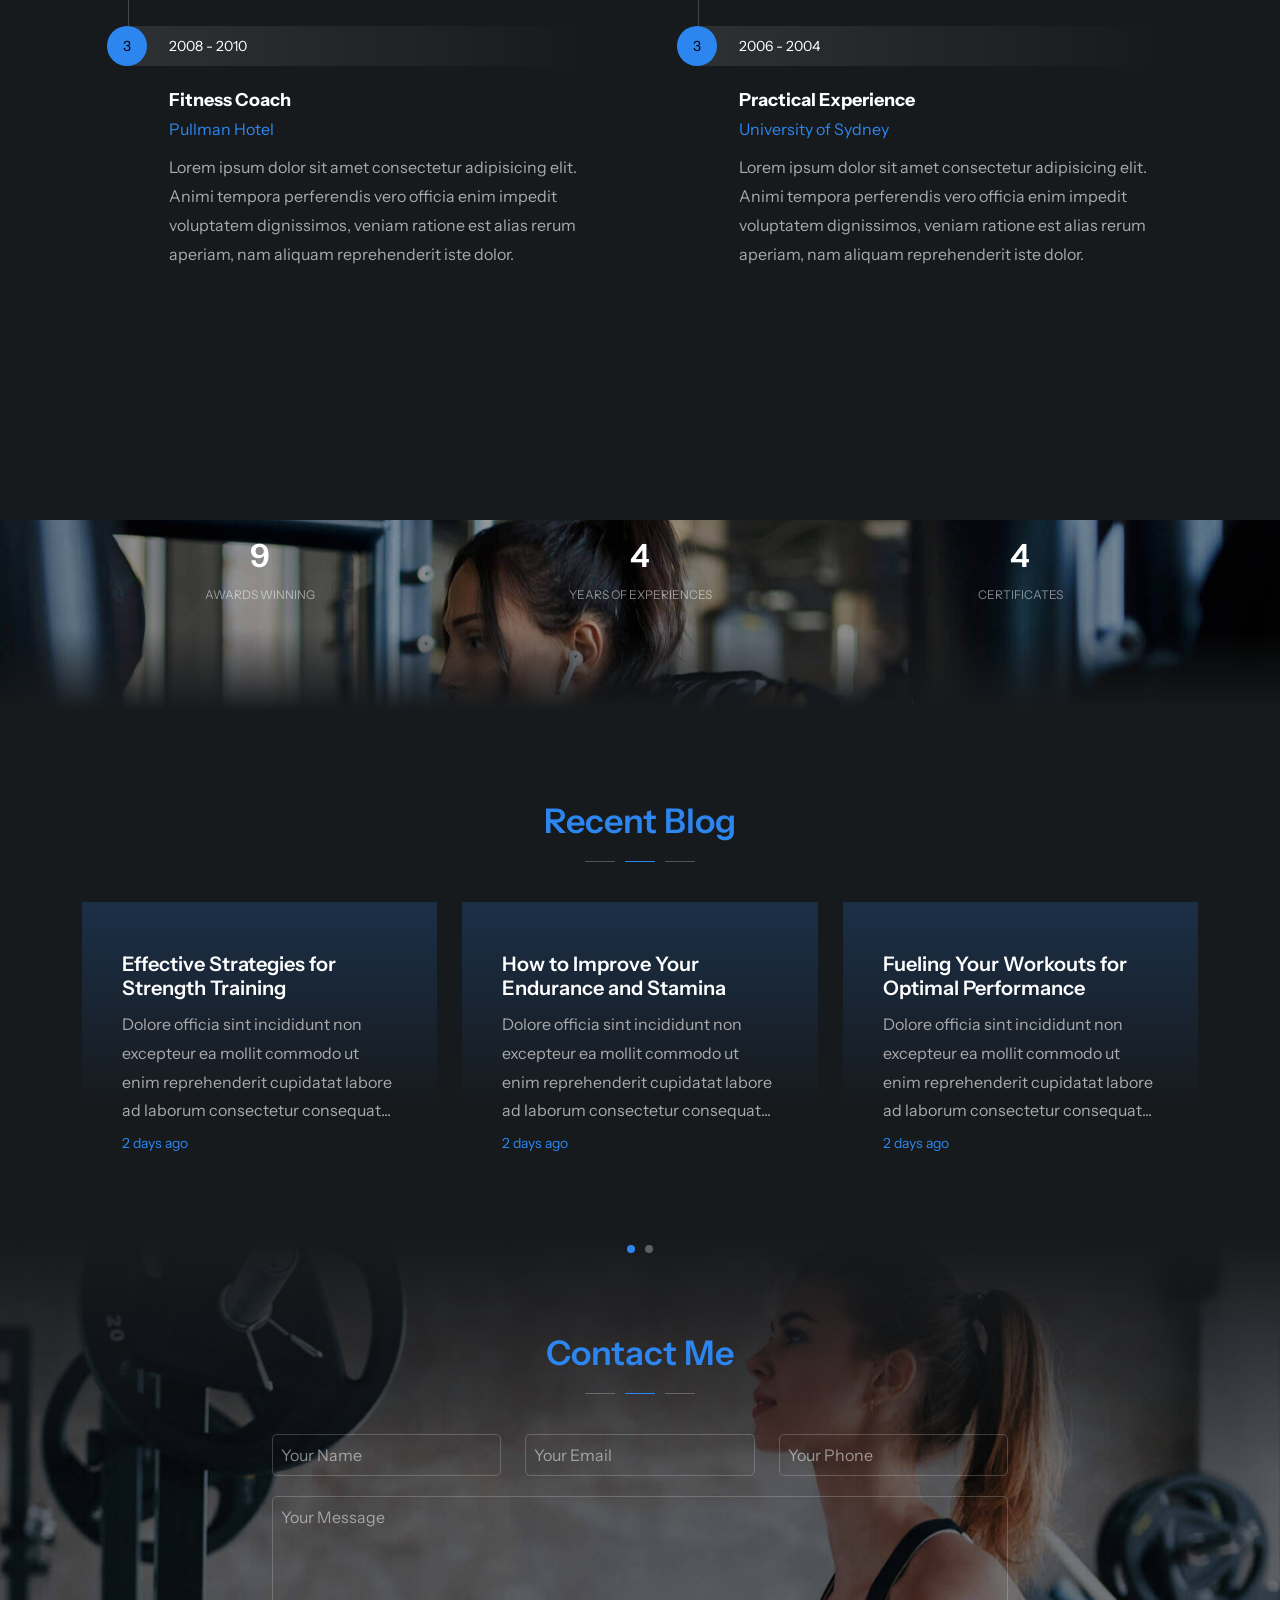
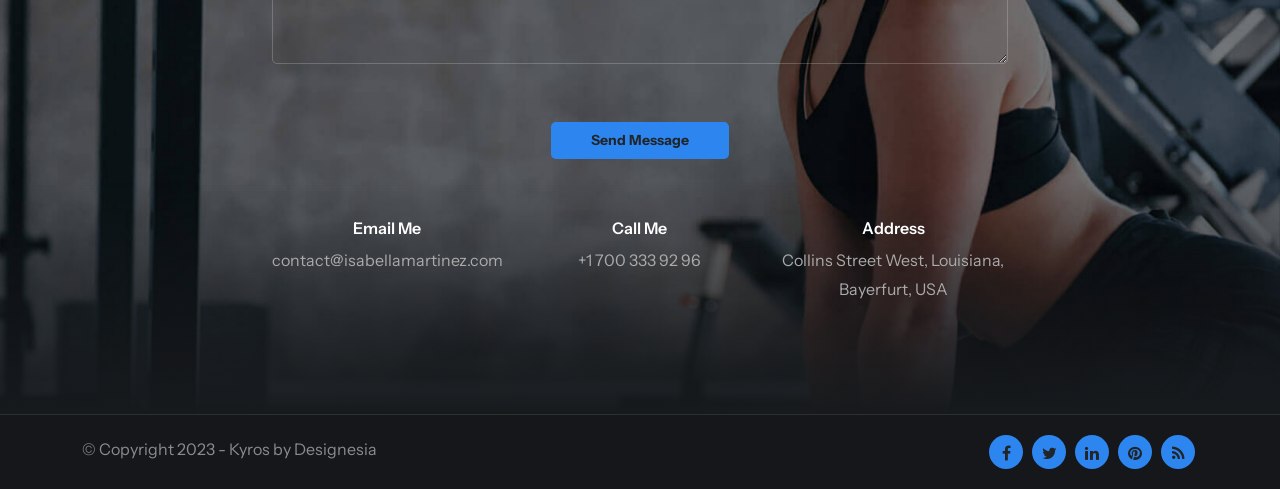
<file: index-profession-fitness-instructor.html>
<!DOCTYPE html>
<html lang="zxx">

<head>
    <title>Kyros - Personal Website</title>
    <link rel="icon" href="images-fitness-instructor/icon.png" type="image/gif" sizes="16x16">
    <meta content="text/html;charset=utf-8" http-equiv="Content-Type">
    <meta content="width=device-width, initial-scale=1.0" name="viewport" />
    <meta content="Kyros - Personal Website" name="description" />
    <meta content="" name="keywords" />
    <meta content="" name="author" />
    <!-- CSS Files
    ================================================== -->
    <link href="css/bootstrap.min.css" rel="stylesheet" type="text/css" id="bootstrap" />
    <link href="css/plugins.css" rel="stylesheet" type="text/css" />
    <link href="css/style.css" rel="stylesheet" type="text/css" />
    <link href="css/custom-style-6.css" rel="stylesheet" type="text/css" />
    <style>
        :root {
            --primary-color: #2D86F0;
            --primary-color-rgb: 45, 134, 240;
        }
    </style>
    <link href="css/coloring.css" rel="stylesheet" type="text/css" />
</head>

<body class="onepage dark-scheme">
    <div id="wrapper">
        <!-- header begin -->
        <header class="transparent wow fadeInDown" data-wow-delay=".5s">
            <div class="container">
                <div class="row">
                    <div class="col-md-12">
                        <div class="de-flex sm-pt10">
                            <div class="de-flex-col">
                                <div class="de-flex-col">
                                    <!-- logo begin -->
                                    <div id="logo">
                                        <a href="index.html">
                                            <img alt="" class="logo" src="images-fitness-instructor/logo.png" />
                                            <img alt="" class="logo-2" src="images-fitness-instructor/logo.png" />
                                        </a>
                                    </div>
                                    <!-- logo close -->
                                </div>
                            </div>
                            <div class="de-flex-col header-col-right">
                                <ul id="mainmenu" class="menu-fullwidth">
                                    <li><a class="active" href="#top">Home<span></span></a></li>
                                    <li><a href="#section-about">About me<span></span></a></li>
                                    <li><a href="#section-services">What I Do<span></span></a></li>
                                    <li><a href="#section-gallery">Gallery<span></span></a></li>
                                    <li><a href="#section-resume">My Resume<span></span></a></li>
                                    <li><a href="#section-blog">Blog<span></span></a></li>
                                    <li><a href="#section-contact">Contact Me<span></span></a></li>
                                </ul>
                                <div class="menu_side_area">
                                    <span id="menu-btn"></span>
                                </div>
                            </div>
                        </div>
                    </div>
                </div>
            </div>
        </header>
        <!-- header close -->
        <!-- content begin -->
        <div class="no-bottom no-top" id="content">
            <div id="top"></div>

            <!-- page preloader begin -->
            <div id="preloader">
                <div class="preloader1"></div>
            </div>
            <!-- page preloader close -->
            
            <!-- float text begin -->
            <div class="float-text">
                <div class="de_social-icons">
                    <a href="#"><i class="fa fa-facebook fa-lg"></i></a>
                    <a href="#"><i class="fa fa-twitter fa-lg"></i></a>
                    <a href="#"><i class="fa fa-instagram fa-lg"></i></a>
                </div>
                <span>Follow Me</span>
            </div>
            <!-- float text close --> 

            <!-- load external content begin -->
            <div id="de_modal">
                <button class="button-close"></button>
                <div class="d-modal-loader"></div>
            </div>
             <!-- load external content close -->

            <section aria-label="section" class="jarallax no-top no-bottom text-light">
                <img src="images-fitness-instructor/background/1.jpg" class="jarallax-img" alt="">
                <div class="v-center">
                    <div class="container">
                        <div class="row align-items-center">
                            <div class="col-lg-8">
                                <h6 class="wow fadeInUp" data-wow-delay=".4s"><span class="id-color">I Am Isabella Martinez</span></h6>
                                <div class="spacer-10"></div>
                                <div class="h1_big text-white wow fadeInUp" data-wow-delay=".6s">
                                    <div class="typed-strings">
                                        <p>Personal Trainer</p>
                                        <p>Fitness Coach</p>
                                        <p>Athletic Trainer</p>
                                        <p>Nutrition Specialist</p>
                                        <p>Physical Therapist</p>
                                        <p>Corporate Wellness</p>
                                    </div>
                                    <div class="typed"></div>
                                </div>
                                <div class="spacer-20"></div>
                                <ul class="list_location wow fadeInUp" data-wow-delay=".8s">
                                    <li><span>France</span>Bodin, Chauveau</li>
                                    <li><span>USA</span>Louisiana, Bayerfurt</li>
                                    <li><span>German</span>Hamburg, Dortmund</li>
                                </ul>
                            </div>
                            <div class="col-lg-4 sm-hide">
                                <div class="float-end">
                                    <div class="de_count text-center wow fadeInRight" data-wow-delay=".2s">
                                        <h3 class="id-color">25</h3>
                                        <span>Awards Winning</span>                                        
                                    </div>
                                    <div class="de_count text-center wow fadeInRight" data-wow-delay=".4s">
                                        <h3 class="id-color">10</h3>
                                        <span>Years Experience</span>
                                    </div>
                                     <div class="de_count text-center wow fadeInRight" data-wow-delay=".6s">
                                        <h3 class="id-color">12</h3>
                                        <span>Certificates</span>
                                    </div>
                                </div>
                            </div>
                        </div>
                    </div>
                </div>
                <a href="#section-about" class="mouse-icon-click scroll-to wow fadeInUp" data-wow-delay=".8s">
                    <span class="mouse fadeScroll relative" data-scroll-speed="10">
                        <span class="scroll"></span>
                    </span>
                </a>
                <div class="de-gradient-edge-bottom"></div>
            </section>
            <section id="section-about">
                <div class="container relative">
                    <div class="row">
                        <div class="col-md-12 text-center wow fadeInUp">
                            <h2 class="id-color">About Me</h2>
                            <div class="space-border"></div>
                        </div>
                        <div class="col-md-8 offset-md-2 text-center wow fadeInUp">
                            <p>Hi, I'm Isabella Martinez, a passionate and dedicated fitness instructor committed to helping others achieve their health and fitness goals. With 10 years of experience in the fitness industry, I believe in creating personalized and enjoyable workout experiences that empower individuals to reach their full potential.
                        </p>
                        </div>
                        
                        <div class="row gx-5">
                            <div class="col-lg-6 position-relative wow fadeIn" data-wow-delay=".2s">
                                    <div class="d-skills-bar">
                                      <div class="d-bar">
                                        <div class="d-skill" data-value="80%">
                                            <div class="d-info">
                                              <span>Personal Trainer</span>
                                            </div>
                                            <div class="d-progress-line"><span class="d-fill-line"></span></div>
                                        </div>

                                        <div class="d-skill" data-value="70%">
                                            <div class="d-info">
                                              <span>Fitness Coach</span>
                                            </div>
                                            <div class="d-progress-line"><span class="d-fill-line"></span></div>
                                        </div>

                                        <div class="d-skill" data-value="82%">
                                            <div class="d-info">
                                              <span>Athletic Trainer</span>
                                            </div>
                                            <div class="d-progress-line"><span class="d-fill-line"></span></div>
                                        </div>
                                    </div>
                                </div>
                            </div>

                            <div class="col-lg-6 position-relative wow fadeIn" data-wow-delay=".2s">
                                    <div class="d-skills-bar">
                                      <div class="d-bar">
                                        <div class="d-skill" data-value="80%">
                                            <div class="d-info">
                                              <span>Nutrition Specialist</span>
                                            </div>
                                            <div class="d-progress-line"><span class="d-fill-line"></span></div>
                                        </div>

                                        <div class="d-skill" data-value="70%">
                                            <div class="d-info">
                                              <span>Physical Terapist</span>
                                            </div>
                                            <div class="d-progress-line"><span class="d-fill-line"></span></div>
                                        </div>

                                        <div class="d-skill" data-value="82%">
                                            <div class="d-info">
                                              <span>Corporate Wellness</span>
                                            </div>
                                            <div class="d-progress-line"><span class="d-fill-line"></span></div>
                                        </div>
                                    </div>
                                </div>
                            </div>
                        </div>

                </div>
            </section>
            <section id="section-my-quote" aria-label="section" class="jarallax no-top no-bottom" data-video-src="mp4:images-fitness-instructor/video.mp4">
                <div class="de-gradient-edge-top"></div>
                <div class="v-center">
                    <div class="container">
                        <div class="row align-items-center">
                            <div class="col-md-10 offset-md-1">
                                <blockquote class="q-big wow fadeIn" data-wow-duration="3s">
                                    <i class="d-big icon_quotations"></i>
                                    In the gym, you face a battle within yourself, a struggle to push past your limits, to challenge your body and mind, and to transform yourself into the best version possible.
                                    <span class="d-quote-by">Isabella Martinez</span>
                                </blockquote>
                                <div class="spacer-double"></div>
                            </div>
                        </div>
                    </div>
                </div>
                <div class="de-gradient-edge-bottom"></div>
            </section>
            <section id="section-services" class="no-bottom">
                <div class="container relative">
                    <div class="row">
                        <div class="col-md-12 text-center wow fadeInUp">
                            <h2 class="id-color">What I Do</h2>
                            <div class="space-border no-bottom"></div>
                        </div>
                        <div class="row">
                            <div class="col-lg-12">
                                <div class="carousel-3 owl-carousel owl-theme">
                                    <div class="item">
                                        <div class="de_3d-box">
                                            <div class="d-inner">
                                                <i class="icon_check id-color"></i>
                                                <div class="text">
                                                    <h3>Personal Trainer</h3>
                                                    Ex velit cupidatat magna voluptate deserunt quis et dolor adipisicing elit culpa ad exercitation proident irure deserunt irure.
                                                </div>
                                            </div>
                                        </div>
                                    </div>
                                    <div class="item">
                                        <div class="de_3d-box">
                                            <div class="d-inner">
                                                <i class="icon_check id-color"></i>
                                                <div class="text">
                                                    <h3>Fitness Coach</h3>
                                                    Ex velit cupidatat magna voluptate deserunt quis et dolor adipisicing elit culpa ad exercitation proident irure deserunt irure.
                                                </div>
                                            </div>
                                        </div>
                                    </div>
                                    <div class="item">
                                        <div class="de_3d-box">
                                            <div class="d-inner">
                                                <i class="icon_check id-color"></i>
                                                <div class="text">
                                                    <h3>Athletic Trainer</h3>
                                                    Ex velit cupidatat magna voluptate deserunt quis et dolor adipisicing elit culpa ad exercitation proident irure deserunt irure.
                                                </div>
                                            </div>
                                        </div>
                                    </div>
                                    <div class="item">
                                        <div class="de_3d-box">
                                            <div class="d-inner">
                                                <i class="icon_check id-color"></i>
                                                <div class="text">
                                                    <h3>Nutrition Specialist</h3>
                                                    Ex velit cupidatat magna voluptate deserunt quis et dolor adipisicing elit culpa ad exercitation proident irure deserunt irure.
                                                </div>
                                            </div>
                                        </div>
                                    </div>
                                    <div class="item">
                                        <div class="de_3d-box">
                                            <div class="d-inner">
                                                <i class="icon_check id-color"></i>
                                                <div class="text">
                                                    <h3>Physical Therapist</h3>
                                                    Ex velit cupidatat magna voluptate deserunt quis et dolor adipisicing elit culpa ad exercitation proident irure deserunt irure.
                                                </div>
                                            </div>
                                        </div>
                                    </div>
                                    <div class="item">
                                        <div class="de_3d-box">
                                            <div class="d-inner">
                                                <i class="icon_check id-color"></i>
                                                <div class="text">
                                                    <h3>Corporate Wellness</h3>
                                                    Ex velit cupidatat magna voluptate deserunt quis et dolor adipisicing elit culpa ad exercitation proident irure deserunt irure.
                                                </div>
                                            </div>
                                        </div>
                                    </div>
                                </div>
                            </div>
                        </div>
                    </div>
                </div>
            </section>
            <section id="section-gallery" class="no-bottom">
                <div class="container relative">
                    <div class="row">
                        <div class="col-md-12 text-center wow fadeInUp">
                            <h2 class="id-color">Gallery</h2>
                            <div class="space-border"></div>
                        </div>
                    </div>
                    <div id="gallery" class="row g-4 sequence">
                        <div class="col-md-4 mb-0 item">
                            <a class="image-popup-gallery wow" href="images-fitness-instructor/gallery/1.jpg">
                                <div class="card-image-1 mod-e" data-tilt>
                                    <div class="d-text text-center">
                                        <h3>Healthier</h3>
                                    </div>
                                    <img src="images-fitness-instructor/gallery/1.jpg" class="img-fluid" alt="">
                                </div>
                            </a>
                        </div>
                        <div class="col-md-4 mb-0 item">
                            <a class="image-popup-gallery wow" href="images-fitness-instructor/gallery/2.jpg">
                                <div class="card-image-1 mod-e" data-tilt>
                                    <div class="d-text text-center">
                                        <h3>Strength</h3>
                                    </div>
                                    <img src="images-fitness-instructor/gallery/2.jpg" class="img-fluid" alt="">
                                </div>
                            </a>
                        </div>
                        <div class="col-md-4 mb-0 item">
                            <a class="image-popup-gallery wow" href="images-fitness-instructor/gallery/3.jpg">
                                <div class="card-image-1 mod-e" data-tilt>
                                    <div class="d-text text-center">
                                        <h3>Transform</h3>
                                    </div>
                                    <img src="images-fitness-instructor/gallery/3.jpg" class="img-fluid" alt="">
                                </div>
                            </a>
                        </div>
                        <div class="col-md-4 mb-0 item">
                            <a class="image-popup-gallery wow" href="images-fitness-instructor/gallery/4.jpg">
                                <div class="card-image-1 mod-e" data-tilt>
                                    <div class="d-text text-center">
                                        <h3>Focus</h3>
                                    </div>
                                    <img src="images-fitness-instructor/gallery/4.jpg" class="img-fluid" alt="">
                                </div>
                            </a>
                        </div>
                        <div class="col-md-4 mb-0 item">
                            <a class="image-popup-gallery wow" href="images-fitness-instructor/gallery/5.jpg">
                                <div class="card-image-1 mod-e" data-tilt>
                                    <div class="d-text text-center">
                                        <h3>Elevate</h3>
                                    </div>
                                    <img src="images-fitness-instructor/gallery/5.jpg" class="img-fluid" alt="">
                                </div>
                            </a>
                        </div>
                        <div class="col-md-4 mb-0 item">
                            <a class="image-popup-gallery wow" href="images-fitness-instructor/gallery/6.jpg">
                                <div class="card-image-1 mod-e" data-tilt>
                                    <div class="d-text text-center">
                                        <h3>Flexibility</h3>
                                    </div>
                                    <img src="images-fitness-instructor/gallery/6.jpg" class="img-fluid" alt="">
                                </div>
                            </a>
                        </div>
                    </div>
                </div>
            </section>
            <section id="section-resume">
                <div class="container relative">
                    <div class="row">
                        <div class="col-md-12 text-center wow fadeInUp">
                            <h2 class="id-color">My Resume</h2>
                            <div class="space-border"></div>
                        </div>
                    </div>
                    <div class="row gh-5">
                        <div class="col-lg-6 wow fadeInUp">
                            <div class="p-4">
                                <h3 class="s_border">Experiences</h3>
                                <ul class="d_timeline">
                                    <li class="d_timeline-item">
                                        <h3 class="d_timeline-title s2">2014 - now</h3>
                                        <p class="d_timeline-text"><span class="d_title">Founder &amp; Director</span><span class="d_company">Martinez Fitness</span>Lorem ipsum dolor sit amet consectetur adipisicing elit. Animi tempora perferendis vero officia enim impedit voluptatem dignissimos, veniam ratione est alias rerum aperiam, nam aliquam reprehenderit iste dolor.</p>
                                    </li>
                                    <li class="d_timeline-item">
                                        <h3 class="d_timeline-title s2">2010 - 2014</h3>
                                        <p class="d_timeline-text"><span class="d_title">Atlhetic Trainer</span><span class="d_company">Four Seasons Hotel</span>Lorem ipsum dolor sit amet consectetur adipisicing elit. Animi tempora perferendis vero officia enim impedit voluptatem dignissimos, veniam ratione est alias rerum aperiam, nam aliquam reprehenderit iste dolor.</p>
                                    </li>
                                    <li class="d_timeline-item">
                                        <h3 class="d_timeline-title s2">2008 - 2010</h3>
                                        <p class="d_timeline-text"><span class="d_title">Fitness Coach</span><span class="d_company">Pullman Hotel</span>Lorem ipsum dolor sit amet consectetur adipisicing elit. Animi tempora perferendis vero officia enim impedit voluptatem dignissimos, veniam ratione est alias rerum aperiam, nam aliquam reprehenderit iste dolor.</p>
                                    </li>
                                </ul>
                            </div>
                        </div>
                        <div class="col-lg-6 wow fadeInUp">
                            <div class="p-4">
                                <h3 class="s_border">Education</h3>
                                <ul class="d_timeline">
                                    <li class="d_timeline-item">
                                        <h3 class="d_timeline-title s2">2008 - 2012</h3>
                                        <p class="d_timeline-text"><span class="d_title">Specialty Certifications</span><span class="d_company">New York University</span>Lorem ipsum dolor sit amet consectetur adipisicing elit. Animi tempora perferendis vero officia enim impedit voluptatem dignissimos, veniam ratione est alias rerum aperiam, nam aliquam reprehenderit iste dolor.</p>
                                    </li>
                                    <li class="d_timeline-item">
                                        <h3 class="d_timeline-title s2">2004 - 2008</h3>
                                        <p class="d_timeline-text"><span class="d_title">Certified Personal Trainer</span><span class="d_company">University of London</span>Lorem ipsum dolor sit amet consectetur adipisicing elit. Animi tempora perferendis vero officia enim impedit voluptatem dignissimos, veniam ratione est alias rerum aperiam, nam aliquam reprehenderit iste dolor.</p>
                                    </li>
                                    <li class="d_timeline-item">
                                        <h3 class="d_timeline-title s2">2006 - 2004</h3>
                                        <p class="d_timeline-text"><span class="d_title">Practical Experience</span><span class="d_company">University of Sydney</span>Lorem ipsum dolor sit amet consectetur adipisicing elit. Animi tempora perferendis vero officia enim impedit voluptatem dignissimos, veniam ratione est alias rerum aperiam, nam aliquam reprehenderit iste dolor.</p>
                                    </li>
                                </ul>
                            </div>
                        </div>
                    </div>
                </div>
            </section>
            <section id="section-fun-facts" aria-label="section" class="jarallax">
                <div class="de-gradient-edge-top"></div>
                <img src="images-fitness-instructor/background/2.jpg" class="jarallax-img" alt="">
                <div class="container">
                        <div class="row">

                            <div class="col-md-4 wow fadeIn" data-wow-delay="0s">
                                <div class="de_count text-center">
                                    <h3 class="timer" data-to="25" data-speed="2500">0</h3>
                                    <span>Awards Winning</span>
                                </div>
                            </div>

                            <div class="col-md-4 wow fadeIn" data-wow-delay=".25">
                                <div class="de_count text-center">
                                    <h3 class="timer" data-to="10" data-speed="2500">0</h3>
                                    <span>Years of Experiences</span>
                                </div>
                            </div>

                            <div class="col-md-4 wow fadeIn" data-wow-delay=".5s">
                                <div class="de_count text-center">
                                    <h3 class="timer" data-to="12" data-speed="2500">0</h3>
                                    <span>Certificates</span>
                                </div>
                            </div>
                            
                        </div>
                    </div>
                <div class="de-gradient-edge-bottom"></div>
            </section>
            <section id="section-blog" class="no-bottom">
                <div class="container relative">
                    <div class="row">
                        <div class="col-md-12 text-center wow fadeInUp">
                            <h2 class="id-color">Recent Blog</h2>
                            <div class="space-border"></div>
                        </div>
                    </div>
                    <div id="carousel-blog" class="owl-carousel wow fadeInUp">
                        <div class="bloglist item">
                            <div class="post-content">
                                <div class="post-text p-0">
                                    <h4 class="de_modal" data-url="single-blog.html">Effective Strategies for Strength Training</h4>
                                    <p class="mb-1">Dolore officia sint incididunt non excepteur ea mollit commodo ut enim reprehenderit cupidatat labore ad laborum consectetur consequat...</p>
                                    <div class="small id-color">2 days ago</div>
                                </div>
                            </div>
                        </div>
                        <div class="bloglist item">
                            <div class="post-content">
                                <div class="post-text p-0">
                                    <h4 class="de_modal" data-url="single-blog.html">How to Improve Your Endurance and Stamina</h4>
                                    <p class="mb-1">Dolore officia sint incididunt non excepteur ea mollit commodo ut enim reprehenderit cupidatat labore ad laborum consectetur consequat...</p>
                                    <div class="small id-color">2 days ago</div>
                                </div>
                            </div>
                        </div>
                        <div class="bloglist item">
                            <div class="post-content">
                                <div class="post-text p-0">
                                    <h4 class="de_modal" data-url="single-blog.html">Fueling Your Workouts for Optimal Performance</h4>
                                    <p class="mb-1">Dolore officia sint incididunt non excepteur ea mollit commodo ut enim reprehenderit cupidatat labore ad laborum consectetur consequat...</p>
                                    <div class="small id-color">2 days ago</div>
                                </div>
                            </div>
                        </div>
                        <div class="bloglist item">
                            <div class="post-content">
                                <div class="post-text p-0">
                                    <h4 class="de_modal" data-url="single-blog.html">A Beginner's Guide to Building Strength</h4>
                                    <p class="mb-1">Dolore officia sint incididunt non excepteur ea mollit commodo ut enim reprehenderit cupidatat labore ad laborum consectetur consequat...</p>
                                    <div class="small id-color">2 days ago</div>
                                </div>
                            </div>
                        </div>
                        <div class="bloglist item">
                            <div class="post-content">
                                <div class="post-text p-0">
                                    <h4 class="de_modal" data-url="single-blog.html">Tips to Stay Inspired and Committed</h4>
                                    <p class="mb-1">Dolore officia sint incididunt non excepteur ea mollit commodo ut enim reprehenderit cupidatat labore ad laborum consectetur consequat...</p>
                                    <div class="small id-color">2 days ago</div>
                                </div>
                            </div>
                        </div>
                        <div class="bloglist item">
                            <div class="post-content">
                                <div class="post-text p-0">
                                    <h4 class="de_modal" data-url="single-blog.html">My "Aha Moment" About Food<span></span></h4>
                                    <p class="mb-1">Dolore officia sint incididunt non excepteur ea mollit commodo ut enim reprehenderit cupidatat labore ad laborum consectetur consequat...</p>
                                    <div class="small id-color">2 days ago</div>
                                </div>
                            </div>
                        </div>
                    </div>
                </div>
            </section>
            <section id="section-contact" class="jarallax">
                <div class="de-gradient-edge-top"></div>
                <img src="images-fitness-instructor/background/3.jpg" class="jarallax-img" alt="">
                <div class="container z-index-1000">
                    <div class="row">
                        <div class="col-md-12 text-center wow fadeInUp">
                            <h2 class="id-color">Contact Me</h2>
                            <div class="space-border"></div>
                        </div>
                        <div class="col-lg-8 offset-lg-2 wow fadeInUp">
                            <div class="contact_form_wrapper">
                                <form name="contactForm" id="contact_form" class="form-border" method="post" action="#">
                                    <div class="row">
                                        <div class="col-md-4">
                                            <div class="field-set">
                                                <input type="text" name="Name" id="name" class="form-control" placeholder="Your Name" required>
                                            </div>
                                        </div>
                                        <div class="col-md-4">
                                            <div class="field-set">
                                                <input type="text" name="Email" id="email" class="form-control" placeholder="Your Email" required>
                                            </div>
                                        </div>
                                        <div class="col-md-4">
                                            <div class="field-set">
                                                <input type="text" name="phone" id="phone" class="form-control" placeholder="Your Phone" required>
                                            </div>
                                        </div>
                                    </div>
                                    <div class="text-center">
                                        <div class="field-set">
                                            <textarea name="message" id="message" class="form-control" placeholder="Your Message" required></textarea>
                                        </div>
                                        <div class="g-recaptcha" data-sitekey="copy-your-site-key-here"></div>
                                        <div id='submit' class="mt10">
                                            <input type='submit' id='send_message' value='Send Message' class="btn-main text-dark">
                                        </div>

                                        <div id="success_message" class='success'>
                                            Your message has been sent successfully. Refresh this page if you want to send more messages.
                                        </div>
                                        <div id="error_message" class='error'>
                                            Sorry there was an error sending your form.
                                        </div>

                                    </div>
                                </form>
                            </div>
                            <div class="spacer-double"></div>
                            <div class="row text-center wow fadeInUp">
                                <div class="col-md-4">
                                    <div class="wm-1"></div>
                                    <h6>Email Me</h6>
                                    <p>contact@isabellamartinez.com</p>
                                </div>
                                <div class="col-md-4">
                                    <div class="wm-1"></div>
                                    <h6>Call Me</h6>
                                    <p>+1 700 333 92 96</p>
                                </div>
                                <div class="col-md-4">
                                    <div class="wm-1"></div>
                                    <h6>Address</h6>
                                    <p>Collins Street West, Louisiana, Bayerfurt, USA</p>
                                </div>
                            </div>
                        </div>
                    </div>
                </div>
                <div class="de-gradient-edge-bottom"></div>
            </section>
        </div>
        <!-- content close -->
        <a href="#" id="back-to-top"></a>
        <!-- footer begin -->
        <footer>
            <div class="container">
                <div class="row">
                    <div class="col-md-6">
                        <a href="index.html">
                            <span class="copy">&copy; Copyright 2023 - Kyros by Designesia</span>
                        </a>
                    </div>
                    <div class="col-md-6">
                        <div class="social-icons">
                            <a href="#"><i class="bg-color text-dark fa fa-facebook fa-lg"></i></a>
                            <a href="#"><i class="bg-color text-dark fa fa-twitter fa-lg"></i></a>
                            <a href="#"><i class="bg-color text-dark fa fa-linkedin fa-lg"></i></a>
                            <a href="#"><i class="bg-color text-dark fa fa-pinterest fa-lg"></i></a>
                            <a href="#"><i class="bg-color text-dark fa fa-rss fa-lg"></i></a>
                        </div>
                    </div>
                </div>
            </div>
        </footer>
        <!-- footer close -->
    </div>
    <!-- Javascript Files
    ================================================== -->
    <script src="js/plugins.js"></script>
    <script src="js/designesia.js"></script>
    <script src='https://www.google.com/recaptcha/api.js' async defer></script>
    <script src="form.js"></script>
    <script>
    jQuery(function($) {
        $('.g-recaptcha').attr('data-theme', 'dark');
    });
    </script>
    <script>
    jQuery(document).ready(function() {
        $(function() {
            // jquery typed plugin
            $(".typed").typed({
                stringsElement: $('.typed-strings'),
                typeSpeed: 100,
                backDelay: 500,
                loop: true,
                contentType: 'html', // or text
                // defaults to false for infinite loop
                loopCount: false,
                callback: function() { null; },
                resetCallback: function() { newTyped(); }
            });
        });
    });
    </script>
</body>

</html>
</file>
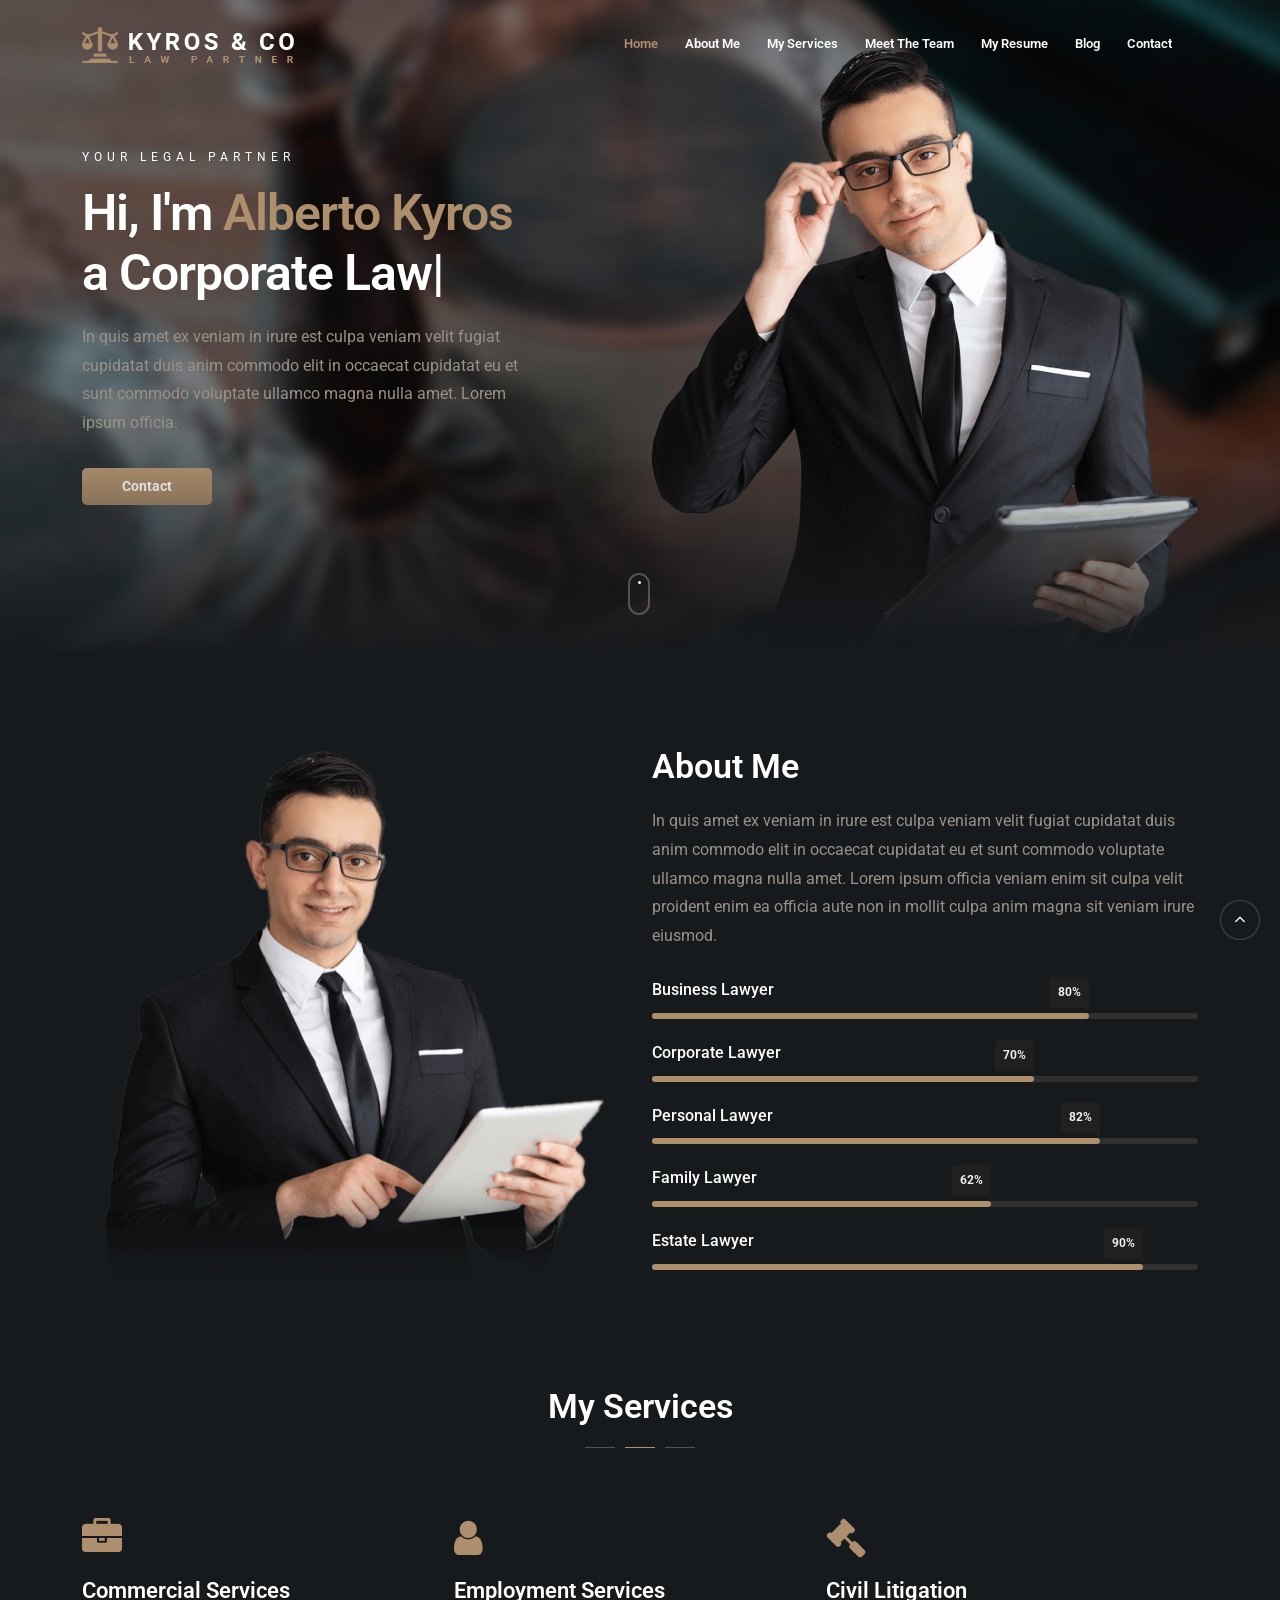
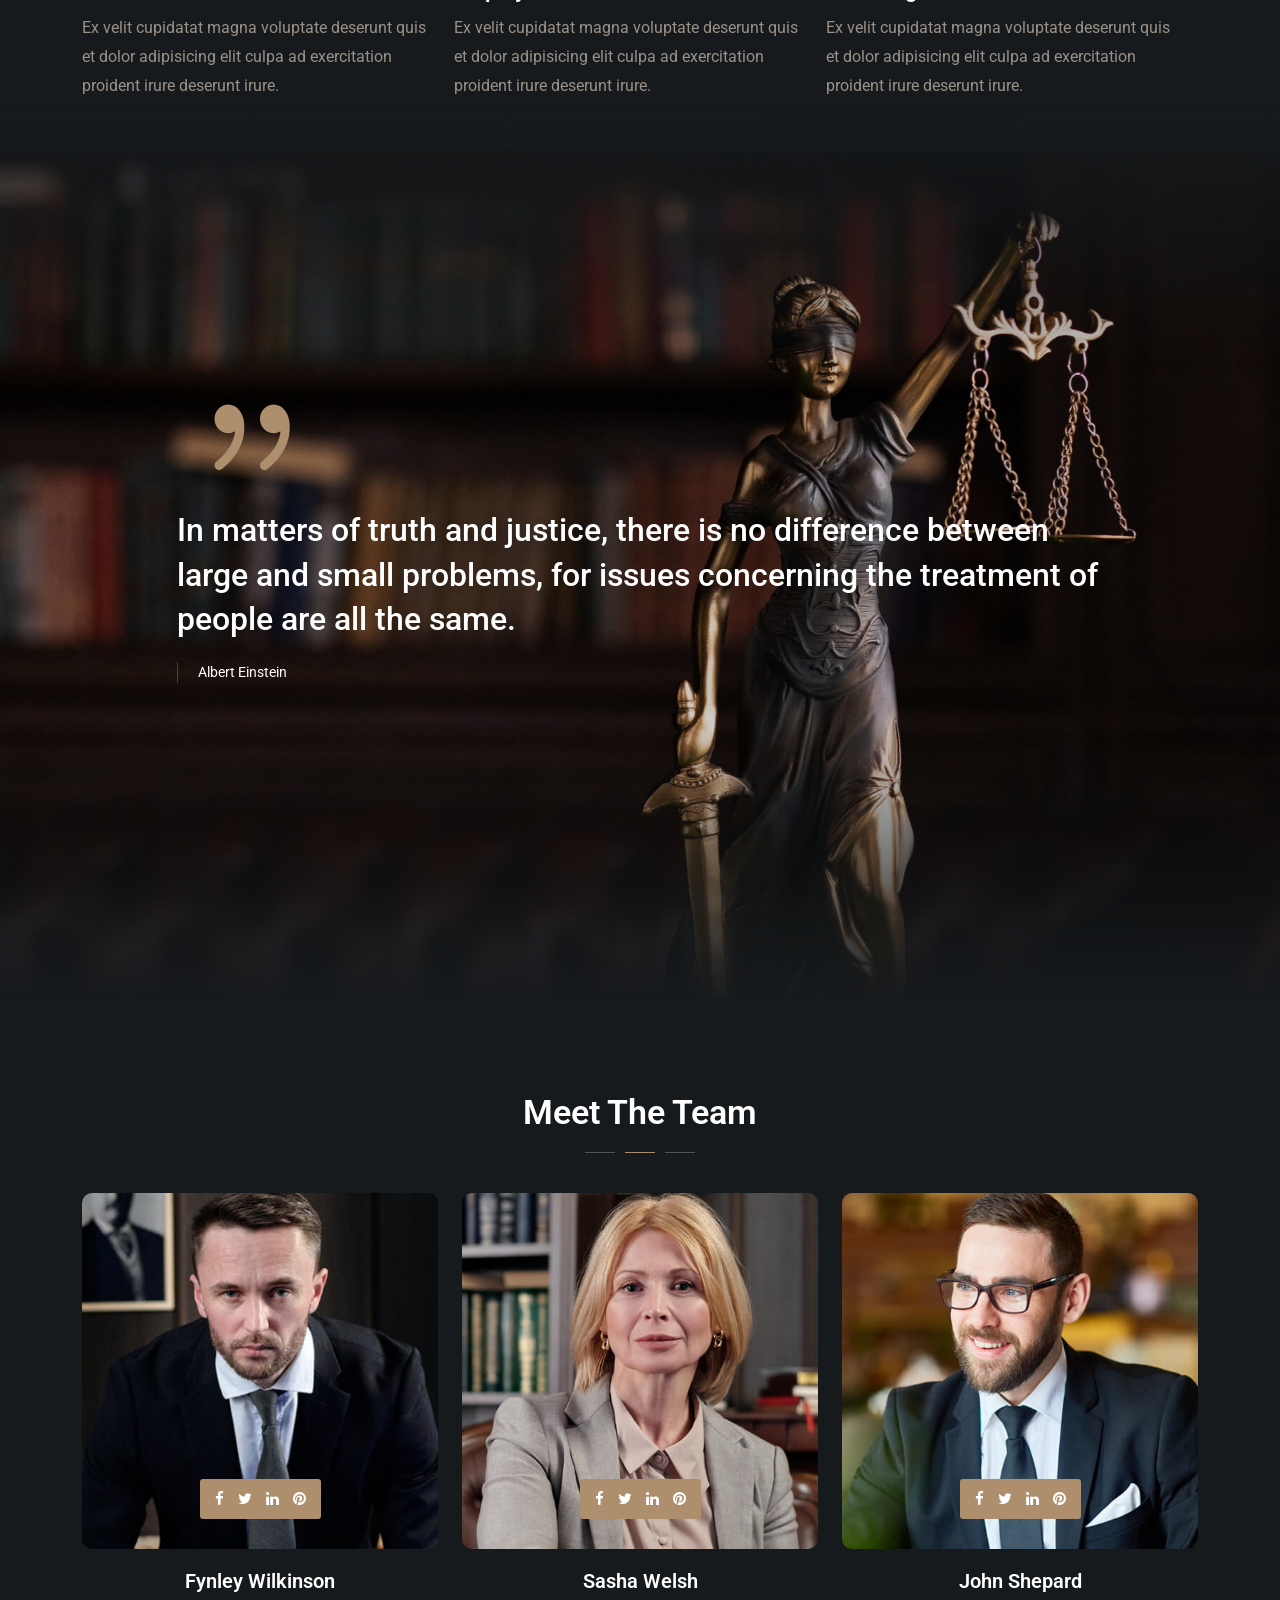
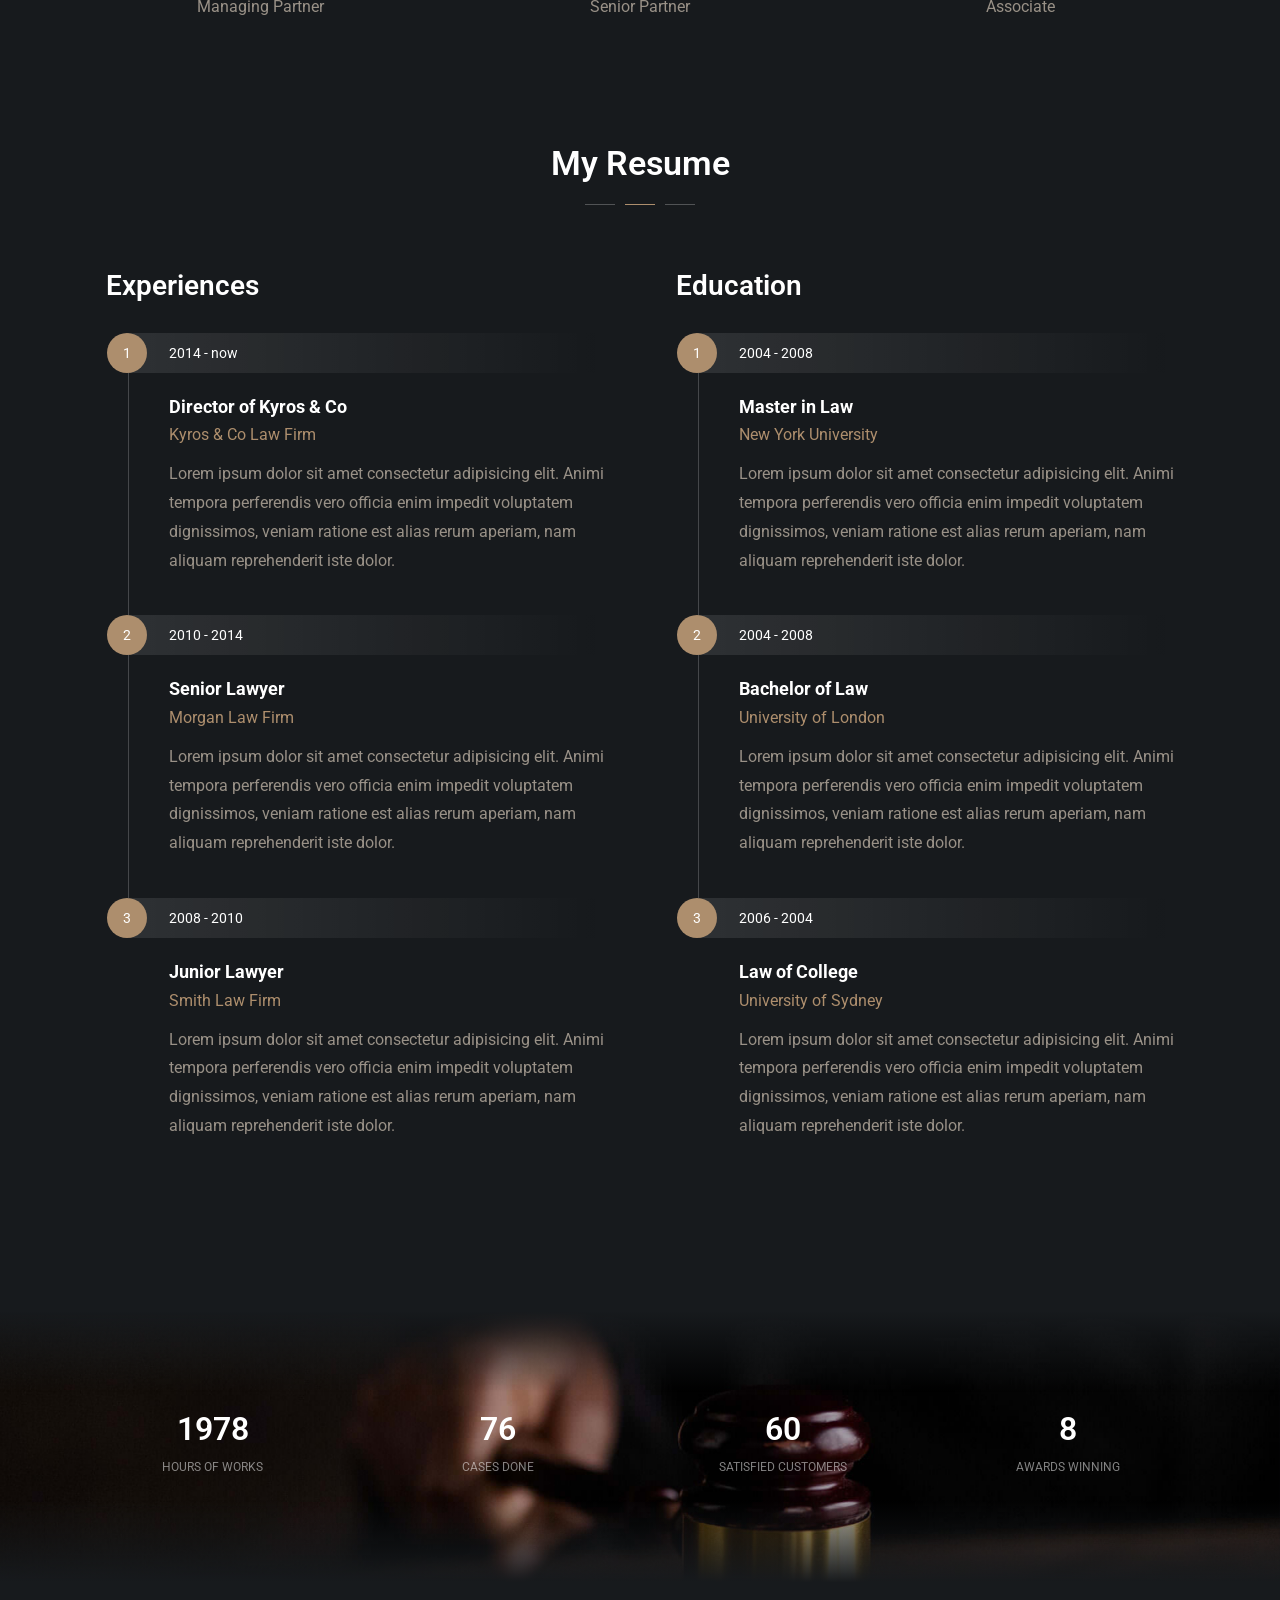
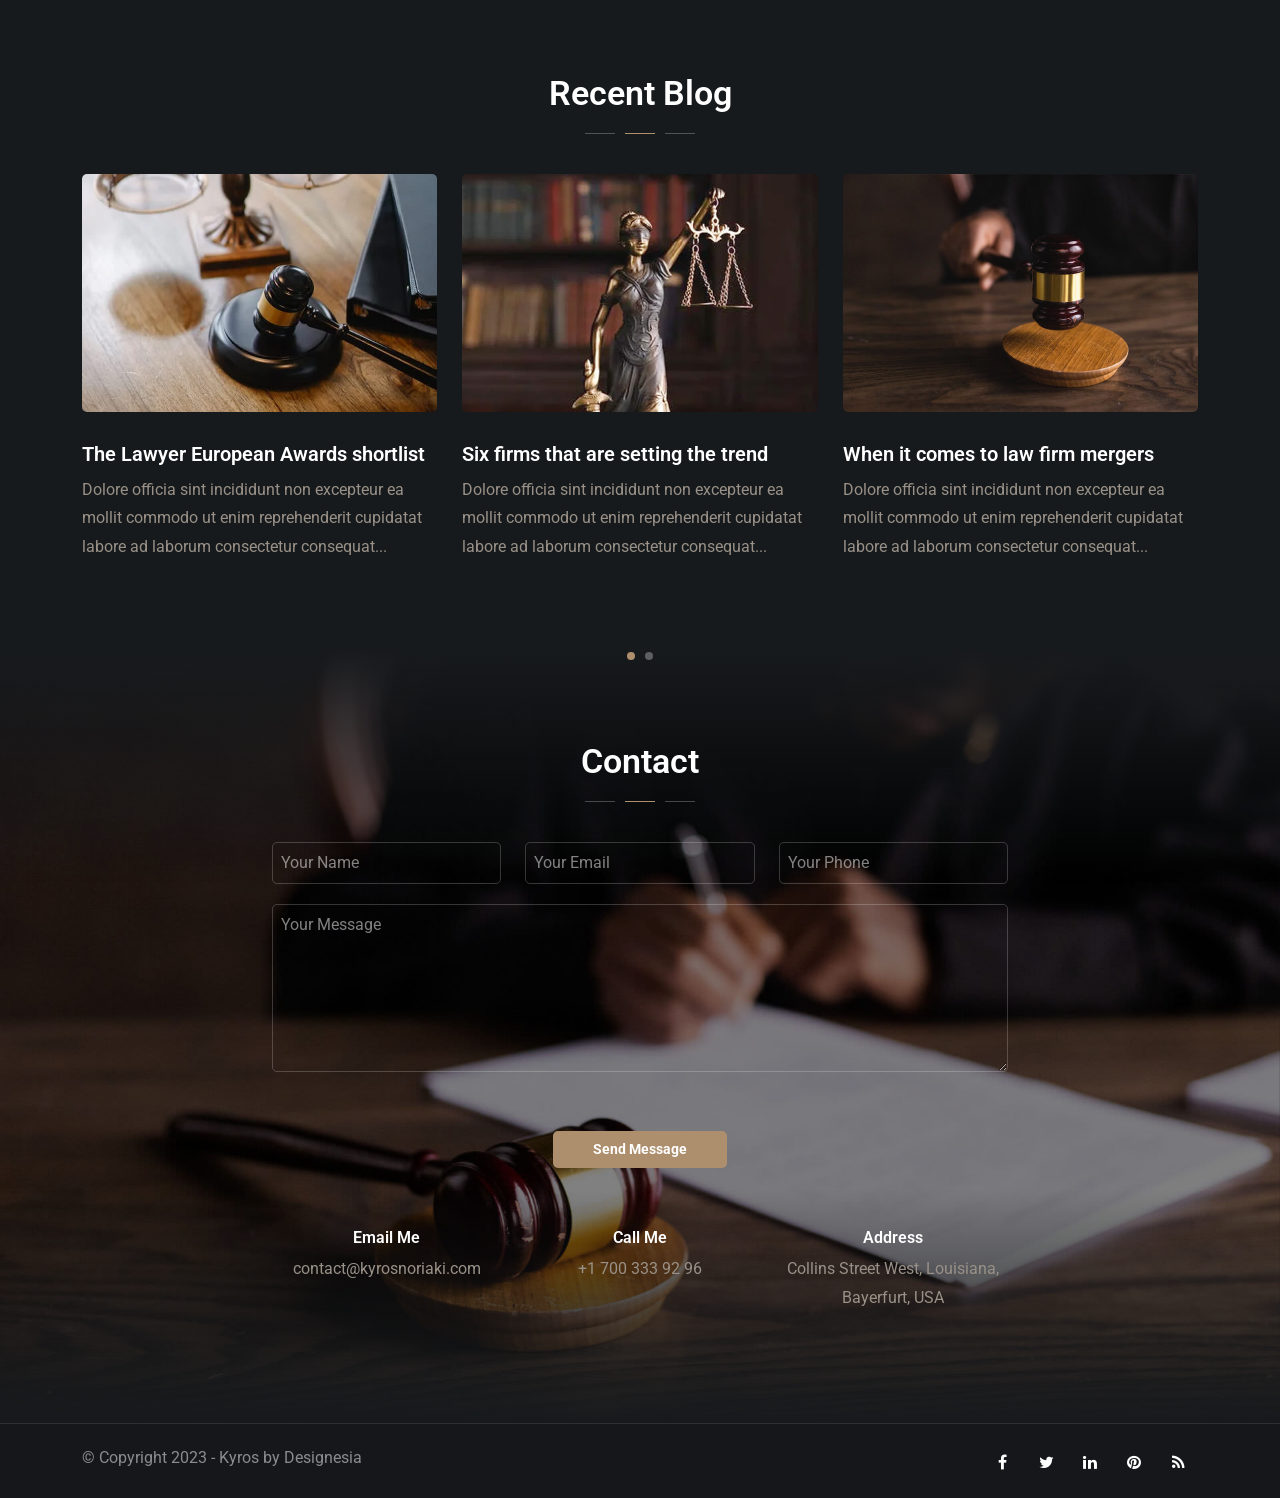
<file: index-profession-lawyer.html>
<!DOCTYPE html>
<html lang="zxx">

<head>
    <title>Kyros - Personal Website</title>
    <link rel="icon" href="images/icon.png" type="image/gif" sizes="16x16">
    <meta content="text/html;charset=utf-8" http-equiv="Content-Type">
    <meta content="width=device-width, initial-scale=1.0" name="viewport" />
    <meta content="Kyros - Personal Website" name="description" />
    <meta content="" name="keywords" />
    <meta content="" name="author" />
    <!-- CSS Files
    ================================================== -->
    <link href="css/bootstrap.min.css" rel="stylesheet" type="text/css" id="bootstrap" />
    <link href="css/plugins.css" rel="stylesheet" type="text/css" />
    <link href="css/style.css" rel="stylesheet" type="text/css" />
    <link href="css/custom-style-2.css" rel="stylesheet" type="text/css" />
    <style>
        :root {
            --primary-color: #ad8e6d;
            --primary-color-rgb: 173, 142, 109;
        }
    </style>
    <link href="css/coloring.css" rel="stylesheet" type="text/css" />
</head>

<body class="onepage dark-scheme">
    <div id="wrapper">
        <!-- header begin -->
        <header class="transparent">
            <div class="container">
                <div class="row">
                    <div class="col-md-12">
                        <div class="de-flex sm-pt10">
                            <div class="de-flex-col">
                                <div class="de-flex-col">
                                    <!-- logo begin -->
                                    <div id="logo">
                                        <a href="index.html">
                                            <img alt="" class="logo" src="images/logo-4.png" />
                                            <img alt="" class="logo-2" src="images/logo-4.png" />
                                        </a>
                                    </div>
                                    <!-- logo close -->
                                </div>
                            </div>
                            <div class="de-flex-col header-col-right">
                                <ul id="mainmenu">
                                    <li><a class="active" href="#top">Home<span></span></a></li>
                                    <li><a href="#section-about">About Me<span></span></a></li>
                                    <li><a href="#section-services">My Services<span></span></a></li>
                                    <li><a href="#section-team">Meet The Team<span></span></a></li>
                                    <li><a href="#section-resume">My Resume<span></span></a></li>
                                    <li><a href="#section-blog">Blog<span></span></a></li>
                                    <li><a href="#section-contact">Contact<span></span></a></li>
                                </ul>
                                <div class="menu_side_area">
                                    <span id="menu-btn"></span>
                                </div>
                            </div>
                        </div>
                    </div>
                </div>
            </div>
        </header>
        <!-- header close -->
        <!-- content begin -->
        <div class="no-bottom no-top" id="content">
            <div id="top"></div>

            <!-- page preloader begin -->
            <div id="preloader">
                <div class="preloader1"></div>
            </div>
            <!-- page preloader close -->
            
            <!-- float text begin -->
            <div class="float-text">
                <div class="de_social-icons">
                    <a href="#"><i class="fa fa-facebook fa-lg"></i></a>
                    <a href="#"><i class="fa fa-twitter fa-lg"></i></a>
                    <a href="#"><i class="fa fa-instagram fa-lg"></i></a>
                </div>
                <span>Follow Me</span>
            </div>
            <!-- float text close --> 

            <!-- load external content begin -->
            <div id="de_modal">
                <button class="button-close"></button>
                <div class="d-modal-loader"></div>
            </div>
             <!-- load external content close -->

            <section aria-label="section" class="jarallax no-top-md no-bottom">
                <img src="images/background/7.jpg" class="jarallax-img" alt="">
                <div class="container">
                        <div class="row align-items-center">
                            <div class="col-md-5">
                                <h5 class="s1 wow fadeInUp" data-wow-delay=".4s">Your Legal Partner</h5>
                                <div class="spacer-10"></div>
                                <div class="h1 text-white wow fadeInUp" data-wow-delay=".6s">
                                    Hi, I'm <span class="id-color">Alberto Kyros</span><br>a
                                    <div class="typed-strings">
                                        <p>Corporate Lawyer</p>
                                        <p>Business Lawyer</p>
                                        <p>Personal Lawyer</p>
                                    </div>
                                    <div class="typed"></div>
                                </div>
                                <p class="wow fadeInUp" data-wow-delay=".6s">
                                    In quis amet ex veniam in irure est culpa veniam velit fugiat cupidatat duis anim commodo elit in occaecat cupidatat eu et sunt commodo voluptate ullamco magna nulla amet. Lorem ipsum officia.
                                </p>
                                <div class="spacer-10"></div>
                                <a class="btn-main wow fadeInUp" data-wow-delay=".6s" href="#section-contact">Contact</a>
                            </div>
                            <div class="col-md-6 offset-md-1 jarallax">
                                <img src="images/misc/5.png" class="img-fluid wow fadeInUp" data-wow-delay=".8s" alt="">
                            </div>
                        </div>
                    </div>
                <a href="#section-about" class="mouse-icon-click scroll-to wow fadeInUp" data-wow-delay=".8s">
                    <span class="mouse fadeScroll relative" data-scroll-speed="10">
                        <span class="scroll"></span>
                    </span>
                </a>
                <div class="de-gradient-edge-bottom"></div>
            </section>
            <section id="section-about" class="no-bottom">
                <div class="container relative">
                    <div class="row align-items-center">
                        <div class="col-md-6 wow fadeInUp">
                            <img src="images/misc/6.png" class="img-fluid" alt="">
                        </div>
                        <div class="col-md-6 wow fadeInUp" data-wow-delay=".2s">
                            <h2>About Me</h2>
                            <p>In quis amet ex veniam in irure est culpa veniam velit fugiat cupidatat duis anim commodo elit in occaecat cupidatat eu et sunt commodo voluptate ullamco magna nulla amet. Lorem ipsum officia veniam enim sit culpa velit proident enim ea officia aute non in mollit culpa anim magna sit veniam irure eiusmod.</p>

                            
                            <div class="d-skills-bar">
                              <div class="d-bar">
                                <div class="d-skill" data-value="80%">
                                    <div class="d-info">
                                      <span>Business Lawyer</span>
                                    </div>
                                    <div class="d-progress-line"><span class="d-fill-line"></span></div>
                                </div>

                                <div class="d-skill" data-value="70%">
                                    <div class="d-info">
                                      <span>Corporate Lawyer</span>
                                    </div>
                                    <div class="d-progress-line"><span class="d-fill-line"></span></div>
                                </div>

                                <div class="d-skill" data-value="82%">
                                    <div class="d-info">
                                      <span>Personal Lawyer</span>
                                    </div>
                                    <div class="d-progress-line"><span class="d-fill-line"></span></div>
                                </div>

                                <div class="d-skill" data-value="62%">
                                    <div class="d-info">
                                      <span>Family Lawyer</span>
                                    </div>
                                    <div class="d-progress-line"><span class="d-fill-line"></span></div>
                                </div>

                                <div class="d-skill" data-value="90%">
                                    <div class="d-info">
                                      <span>Estate Lawyer</span>
                                    </div>
                                    <div class="d-progress-line"><span class="d-fill-line"></span></div>
                                </div>

                                </div>
                            </div>
                        </div>  
                    </div>
                </div>
            </section>
            <section id="section-services" class="no-bottom">
                <div class="container relative">
                    <div class="row">
                        <div class="col-md-12 text-center wow fadeInUp">
                            <h2>My Services</h2>
                            <div class="space-border"></div>
                        </div>
                        <div class="spacer-single"></div>
                        <div class="row">
                            <div class="col-lg-4 wow fadeIn" data-wow-delay=".2s">
                                <div class="de-card-v1">
                                    <div class="d-inner">
                                        <i class="fa fa-briefcase id-color"></i>
                                        <div class="text">
                                            <h3>Commercial Services</h3>
                                            Ex velit cupidatat magna voluptate deserunt quis et dolor adipisicing elit culpa ad exercitation proident irure deserunt irure.
                                        </div>
                                    </div>
                                </div>
                            </div>
                            <div class="col-lg-4 wow fadeIn" data-wow-delay=".4s">
                                <div class="de-card-v1">
                                    <div class="d-inner">
                                        <i class="fa fa-user id-color"></i>
                                        <div class="text">
                                            <h3>Employment Services</h3>
                                            Ex velit cupidatat magna voluptate deserunt quis et dolor adipisicing elit culpa ad exercitation proident irure deserunt irure.
                                        </div>
                                    </div>
                                </div>
                            </div>
                            <div class="col-lg-4 wow fadeIn" data-wow-delay=".6s">
                                <div class="de-card-v1">
                                    <div class="d-inner">
                                        <i class="fa fa-gavel id-color"></i>
                                        <div class="text">
                                            <h3>Civil Litigation</h3>
                                            Ex velit cupidatat magna voluptate deserunt quis et dolor adipisicing elit culpa ad exercitation proident irure deserunt irure.
                                        </div>
                                    </div>
                                </div>
                            </div>
                        </div>
                    </div>
                </div>
            </section>
            <section id="section-my-quote" aria-label="section" class="jarallax no-top no-bottom">
                <div class="de-gradient-edge-top"></div>
                <img src="images/background/8.jpg" class="jarallax-img" alt="">
                <div class="v-center">
                    <div class="container">
                        <div class="row align-items-center">
                            <div class="col-md-10 offset-md-1">
                                <blockquote class="q-big wow fadeIn" data-wow-duration="3s">
                                    <i class="d-big icon_quotations"></i>
                                    In matters of truth and justice, there is no difference between large and small problems, for issues concerning the treatment of people are all the same.
                                    <span class="d-quote-by">Albert Einstein</span>
                                </blockquote>
                                <div class="spacer-double"></div>
                            </div>
                        </div>
                    </div>
                </div>
                <div class="de-gradient-edge-bottom"></div>
            </section>
            
            <section id="section-team" class="no-bottom">
                <div class="container relative">
                    <div class="row">
                        <div class="col-md-12 text-center wow fadeInUp">
                            <h2>Meet The Team</h2>
                            <div class="space-border"></div>
                        </div>
                        <div class="col-lg-4 col-md-6 col-sm-6 mb30 wow fadeInRight" data-wow-delay=".2s">
                            <div class="f-profile text-center">
                                <div class="fp-wrap f-invert">
                                    <div class="fpw-overlay">
                                        <div class="fpwo-wrap">
                                            <div class="fpwow-icons">
                                                <a href="#"><i class="fa fa-facebook fa-lg"></i></a>
                                                <a href="#"><i class="fa fa-twitter fa-lg"></i></a>
                                                <a href="#"><i class="fa fa-linkedin fa-lg"></i></a>
                                                <a href="#"><i class="fa fa-pinterest fa-lg"></i></a>
                                            </div>
                                        </div>
                                    </div>
                                    <div class="fpw-overlay-btm"></div>
                                    <img src="images/team-lawyer/1.jpg" class="fp-image img-fluid" alt="">
                                </div>
                                <h4>Fynley Wilkinson</h4>
                                Managing Partner
                            </div>
                        </div>
                        <div class="col-lg-4 col-md-6 col-sm-6 mb30 wow fadeInRight" data-wow-delay=".4s">
                            <div class="f-profile text-center">
                                <div class="fp-wrap f-invert">
                                    <div class="fpw-overlay">
                                        <div class="fpwo-wrap">
                                            <div class="fpwow-icons">
                                                <a href="#"><i class="fa fa-facebook fa-lg"></i></a>
                                                <a href="#"><i class="fa fa-twitter fa-lg"></i></a>
                                                <a href="#"><i class="fa fa-linkedin fa-lg"></i></a>
                                                <a href="#"><i class="fa fa-pinterest fa-lg"></i></a>
                                            </div>
                                        </div>
                                    </div>
                                    <div class="fpw-overlay-btm"></div>
                                    <img src="images/team-lawyer/2.jpg" class="fp-image img-fluid" alt="">
                                </div>
                                <h4>Sasha Welsh</h4>
                                Senior Partner
                            </div>
                        </div>
                        <div class="col-lg-4 col-md-6 col-sm-6 mb30 wow fadeInRight" data-wow-delay=".6s">
                            <div class="f-profile text-center">
                                <div class="fp-wrap f-invert">
                                    <div class="fpw-overlay">
                                        <div class="fpwo-wrap">
                                            <div class="fpwow-icons">
                                                <a href="#"><i class="fa fa-facebook fa-lg"></i></a>
                                                <a href="#"><i class="fa fa-twitter fa-lg"></i></a>
                                                <a href="#"><i class="fa fa-linkedin fa-lg"></i></a>
                                                <a href="#"><i class="fa fa-pinterest fa-lg"></i></a>
                                            </div>
                                        </div>
                                    </div>
                                    <div class="fpw-overlay-btm"></div>
                                    <img src="images/team-lawyer/3.jpg" class="fp-image img-fluid" alt="">
                                </div>
                                <h4>John Shepard</h4>
                                Associate
                            </div>
                        </div>
                    </div>
                </div>
            </section>
            <section id="section-resume">
                <div class="container relative">
                    <div class="row">
                        <div class="col-md-12 text-center wow fadeInUp">
                            <h2>My Resume</h2>
                            <div class="space-border"></div>
                        </div>
                    </div>
                    <div class="row gh-5">
                        <div class="col-lg-6 wow fadeInUp">
                            <div class="p-4">
                                <h3 class="s_border">Experiences</h3>
                                <ul class="d_timeline">
                                    <li class="d_timeline-item">
                                        <h3 class="d_timeline-title">2014 - now</h3>
                                        <p class="d_timeline-text"><span class="d_title">Director of Kyros &amp; Co</span><span class="d_company">Kyros &amp; Co Law Firm</span>Lorem ipsum dolor sit amet consectetur adipisicing elit. Animi tempora perferendis vero officia enim impedit voluptatem dignissimos, veniam ratione est alias rerum aperiam, nam aliquam reprehenderit iste dolor.</p>
                                    </li>
                                    <li class="d_timeline-item">
                                        <h3 class="d_timeline-title">2010 - 2014</h3>
                                        <p class="d_timeline-text"><span class="d_title">Senior Lawyer</span><span class="d_company">Morgan Law Firm</span>Lorem ipsum dolor sit amet consectetur adipisicing elit. Animi tempora perferendis vero officia enim impedit voluptatem dignissimos, veniam ratione est alias rerum aperiam, nam aliquam reprehenderit iste dolor.</p>
                                    </li>
                                    <li class="d_timeline-item">
                                        <h3 class="d_timeline-title">2008 - 2010</h3>
                                        <p class="d_timeline-text"><span class="d_title">Junior Lawyer</span><span class="d_company">Smith Law Firm</span>Lorem ipsum dolor sit amet consectetur adipisicing elit. Animi tempora perferendis vero officia enim impedit voluptatem dignissimos, veniam ratione est alias rerum aperiam, nam aliquam reprehenderit iste dolor.</p>
                                    </li>
                                </ul>
                            </div>
                        </div>
                        <div class="col-lg-6 wow fadeInUp">
                            <div class="p-4">
                                <h3 class="s_border">Education</h3>
                                <ul class="d_timeline">
                                    <li class="d_timeline-item">
                                        <h3 class="d_timeline-title">2004 - 2008</h3>
                                        <p class="d_timeline-text"><span class="d_title">Master in Law</span><span class="d_company">New York University</span>Lorem ipsum dolor sit amet consectetur adipisicing elit. Animi tempora perferendis vero officia enim impedit voluptatem dignissimos, veniam ratione est alias rerum aperiam, nam aliquam reprehenderit iste dolor.</p>
                                    </li>
                                    <li class="d_timeline-item">
                                        <h3 class="d_timeline-title">2004 - 2008</h3>
                                        <p class="d_timeline-text"><span class="d_title">Bachelor of Law</span><span class="d_company">University of London</span>Lorem ipsum dolor sit amet consectetur adipisicing elit. Animi tempora perferendis vero officia enim impedit voluptatem dignissimos, veniam ratione est alias rerum aperiam, nam aliquam reprehenderit iste dolor.</p>
                                    </li>
                                    <li class="d_timeline-item">
                                        <h3 class="d_timeline-title">2006 - 2004</h3>
                                        <p class="d_timeline-text"><span class="d_title">Law of College</span><span class="d_company">University of Sydney</span>Lorem ipsum dolor sit amet consectetur adipisicing elit. Animi tempora perferendis vero officia enim impedit voluptatem dignissimos, veniam ratione est alias rerum aperiam, nam aliquam reprehenderit iste dolor.</p>
                                    </li>
                                </ul>
                            </div>
                        </div>
                    </div>
                </div>
            </section>
            <section id="section-fun-facts" aria-label="section" class="jarallax">
                <div class="de-gradient-edge-top"></div>
                <img src="images/background/9.jpg" class="jarallax-img" alt="">
                <div class="container">
                        <div class="row">
                            <div class="col-md-3 wow fadeIn" data-wow-delay="0">
                                <div class="de_count text-center">
                                    <h3 class="timer" data-to="8240" data-speed="2500">0</h3>
                                    <span>Hours of Works</span>
                                </div>
                            </div>

                            <div class="col-md-3 wow fadeIn" data-wow-delay=".25s">
                                <div class="de_count text-center">
                                    <h3 class="timer" data-to="315" data-speed="2500">0</h3>
                                    <span>Cases Done</span>
                                </div>
                            </div>

                            <div class="col-md-3 wow fadeIn" data-wow-delay=".5s">
                                <div class="de_count text-center">
                                    <h3 class="timer" data-to="250" data-speed="2500">0</h3>
                                    <span>Satisfied Customers</span>
                                </div>
                            </div>

                            <div class="col-md-3 wow fadeIn" data-wow-delay=".75s">
                                <div class="de_count text-center">
                                    <h3 class="timer" data-to="32" data-speed="2500">0</h3>
                                    <span>Awards Winning</span>
                                </div>
                            </div>
                        </div>
                    </div>
                <div class="de-gradient-edge-bottom"></div>
            </section>
            <section id="section-blog" class="no-bottom">
                <div class="container relative">
                    <div class="row">
                        <div class="col-md-12 text-center wow fadeInUp">
                            <h2>Recent Blog</h2>
                            <div class="space-border"></div>
                        </div>
                    </div>
                    <div id="carousel-blog" class="owl-carousel wow fadeInUp">
                        <div class="bloglist item">
                            <div class="post-content">
                                <div class="post-image">
                                    <div class="de_modal" data-url="single-blog.html"><img alt="" src="images/blog-lawyer/1.jpg" class="lazy"></div>
                                </div>
                                <div class="post-text">
                                    <h4 class="de_modal" data-url="single-blog.html">The Lawyer European Awards shortlist</h4>
                                    <p>Dolore officia sint incididunt non excepteur ea mollit commodo ut enim reprehenderit cupidatat labore ad laborum consectetur consequat...</p>
                                </div>
                            </div>
                        </div>
                        <div class="bloglist item">
                            <div class="post-content">
                                <div class="post-image">
                                    <div class="de_modal" data-url="single-blog.html"><img alt="" src="images/blog-lawyer/2.jpg" class="lazy"></div>
                                </div>
                                <div class="post-text">
                                    <h4 class="de_modal" data-url="single-blog.html">Six firms that are setting the trend</h4>
                                    <p>Dolore officia sint incididunt non excepteur ea mollit commodo ut enim reprehenderit cupidatat labore ad laborum consectetur consequat...</p>
                                </div>
                            </div>
                        </div>
                        <div class="bloglist item">
                            <div class="post-content">
                                <div class="post-image">
                                    <div class="de_modal" data-url="single-blog.html"><img alt="" src="images/blog-lawyer/3.jpg" class="lazy"></div>
                                </div>
                                <div class="post-text">
                                    <h4 class="de_modal" data-url="single-blog.html">When it comes to law firm mergers</h4>
                                    <p>Dolore officia sint incididunt non excepteur ea mollit commodo ut enim reprehenderit cupidatat labore ad laborum consectetur consequat...</p>
                                </div>
                            </div>
                        </div>
                        <div class="bloglist item">
                            <div class="post-content">
                                <div class="post-image">
                                    <div class="de_modal" data-url="single-blog.html"><img alt="" src="images/blog-lawyer/4.jpg" class="lazy"></div>
                                </div>
                                <div class="post-text">
                                    <h4 class="de_modal" data-url="single-blog.html">How to Make the Most of Your CLE</h4>
                                    <p>Dolore officia sint incididunt non excepteur ea mollit commodo ut enim reprehenderit cupidatat labore ad laborum consectetur consequat...</p>
                                </div>
                            </div>
                        </div>
                        <div class="bloglist item">
                            <div class="post-content">
                                <div class="post-image">
                                    <div class="de_modal" data-url="single-blog.html"><img alt="" src="images/blog-lawyer/5.jpg" class="lazy"></div>
                                </div>
                                <div class="post-text">
                                    <h4 class="de_modal" data-url="single-blog.html">The Ultimate Guide to Writing like a Lawyer</h4>
                                    <p>Dolore officia sint incididunt non excepteur ea mollit commodo ut enim reprehenderit cupidatat labore ad laborum consectetur consequat...</p>
                                </div>
                            </div>
                        </div>
                        <div class="bloglist item">
                            <div class="post-content">
                                <div class="post-image">
                                    <div class="de_modal" data-url="single-blog.html"><img alt="" src="images/blog-lawyer/6.jpg" class="lazy"></div>
                                </div>
                                <div class="post-text">
                                    <h4 class="de_modal" data-url="single-blog.html">Should you Just Phone Your Opponent?<span></span></h4>
                                    <p>Dolore officia sint incididunt non excepteur ea mollit commodo ut enim reprehenderit cupidatat labore ad laborum consectetur consequat...</p>
                                </div>
                            </div>
                        </div>
                    </div>
                </div>
            </section>
            <section id="section-contact" class="jarallax">
                <div class="de-gradient-edge-top"></div>
                <img src="images/background/10.jpg" class="jarallax-img" alt="">
                <div class="container z-index-1000">
                    <div class="row">
                        <div class="col-md-12 text-center wow fadeInUp">
                            <h2>Contact</h2>
                            <div class="space-border"></div>
                        </div>
                        <div class="col-lg-8 offset-lg-2 wow fadeInUp">
                            <div class="contact_form_wrapper">
                                <form name="contactForm" id="contact_form" class="form-border" method="post" action="#">
                                    <div class="row">
                                        <div class="col-md-4">
                                            <div class="field-set">
                                                <input type="text" name="Name" id="name" class="form-control" placeholder="Your Name" required>
                                            </div>
                                        </div>
                                        <div class="col-md-4">
                                            <div class="field-set">
                                                <input type="text" name="Email" id="email" class="form-control" placeholder="Your Email" required>
                                            </div>
                                        </div>
                                        <div class="col-md-4">
                                            <div class="field-set">
                                                <input type="text" name="phone" id="phone" class="form-control" placeholder="Your Phone" required>
                                            </div>
                                        </div>
                                    </div>
                                    <div class="text-center">
                                        <div class="field-set">
                                            <textarea name="message" id="message" class="form-control" placeholder="Your Message" required></textarea>
                                        </div>
                                        <div class="g-recaptcha" data-sitekey="copy-your-site-key-here"></div>
                                        <div id='submit' class="mt10">
                                            <input type='submit' id='send_message' value='Send Message' class="btn-main">
                                        </div>

                                        <div id="success_message" class='success'>
                                            Your message has been sent successfully. Refresh this page if you want to send more messages.
                                        </div>
                                        <div id="error_message" class='error'>
                                            Sorry there was an error sending your form.
                                        </div>

                                    </div>
                                </form>
                            </div>
                            <div class="spacer-double"></div>
                            <div class="row text-center wow fadeInUp">
                                <div class="col-md-4">
                                    <div class="wm-1"></div>
                                    <h6>Email Me</h6>
                                    <p>contact@kyrosnoriaki.com</p>
                                </div>
                                <div class="col-md-4">
                                    <div class="wm-1"></div>
                                    <h6>Call Me</h6>
                                    <p>+1 700 333 92 96</p>
                                </div>
                                <div class="col-md-4">
                                    <div class="wm-1"></div>
                                    <h6>Address</h6>
                                    <p>Collins Street West, Louisiana, Bayerfurt, USA</p>
                                </div>
                            </div>
                        </div>
                    </div>
                </div>
                <div class="de-gradient-edge-bottom"></div>
            </section>
        </div>
        <!-- content close -->
        <a href="#" id="back-to-top"></a>
        <!-- footer begin -->
        <footer>
            <div class="container">
                <div class="row">
                    <div class="col-md-6">
                        <a href="index.html">
                            <span class="copy">&copy; Copyright 2023 - Kyros by Designesia</span>
                        </a>
                    </div>
                    <div class="col-md-6">
                        <div class="social-icons">
                            <a href="#"><i class="fa fa-facebook fa-lg"></i></a>
                            <a href="#"><i class="fa fa-twitter fa-lg"></i></a>
                            <a href="#"><i class="fa fa-linkedin fa-lg"></i></a>
                            <a href="#"><i class="fa fa-pinterest fa-lg"></i></a>
                            <a href="#"><i class="fa fa-rss fa-lg"></i></a>
                        </div>
                    </div>
                </div>
            </div>
        </footer>
        <!-- footer close -->
    </div>
    <!-- Javascript Files
    ================================================== -->
    <script src="js/plugins.js"></script>
    <script src="js/designesia.js"></script>
    <script src='https://www.google.com/recaptcha/api.js' async defer></script>
    <script src="form.js"></script>
    <script>
    jQuery(function($) {
        $('.g-recaptcha').attr('data-theme', 'dark');
    });
    </script>
    <script>
    jQuery(document).ready(function() {
        $(function() {
            // jquery typed plugin
            $(".typed").typed({
                stringsElement: $('.typed-strings'),
                typeSpeed: 100,
                backDelay: 500,
                loop: true,
                contentType: 'html', // or text
                // defaults to false for infinite loop
                loopCount: false,
                callback: function() { null; },
                resetCallback: function() { newTyped(); }
            });
        });
    });
    </script>
</body>

</html>
</file>
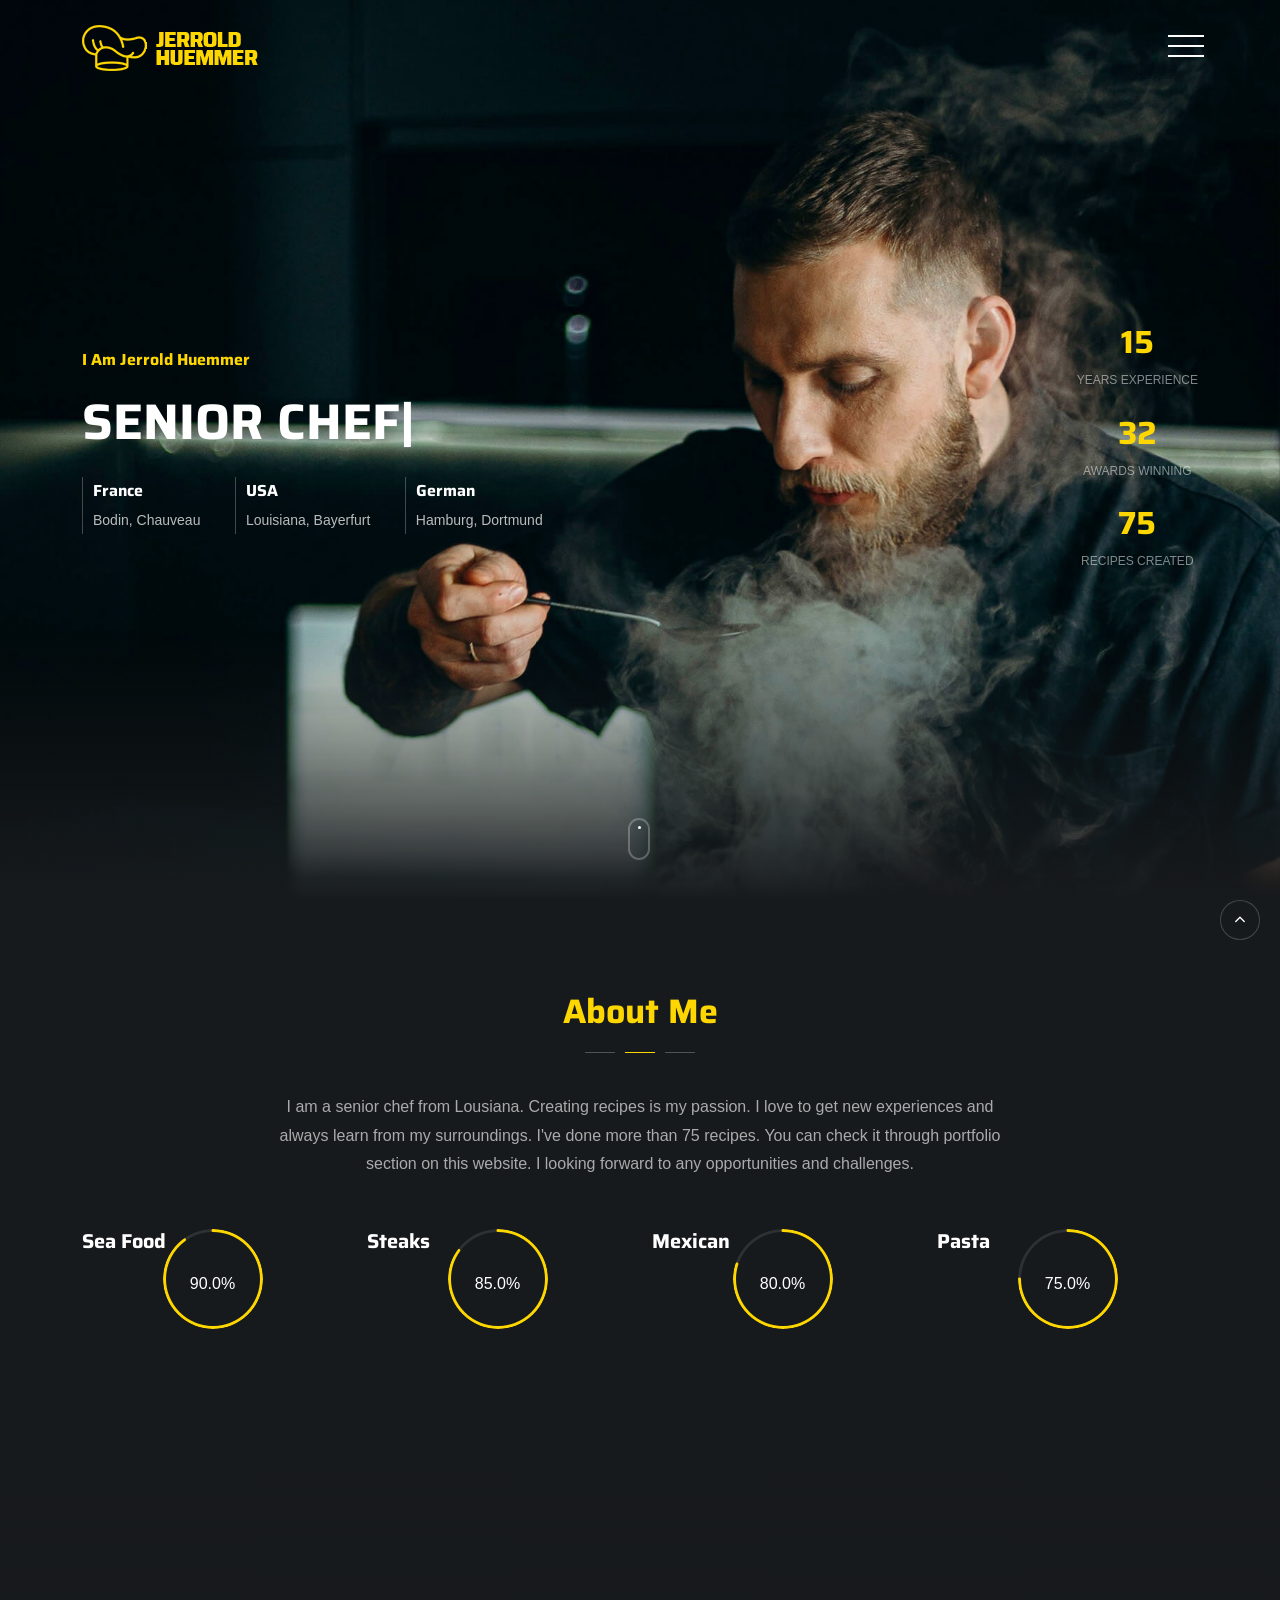
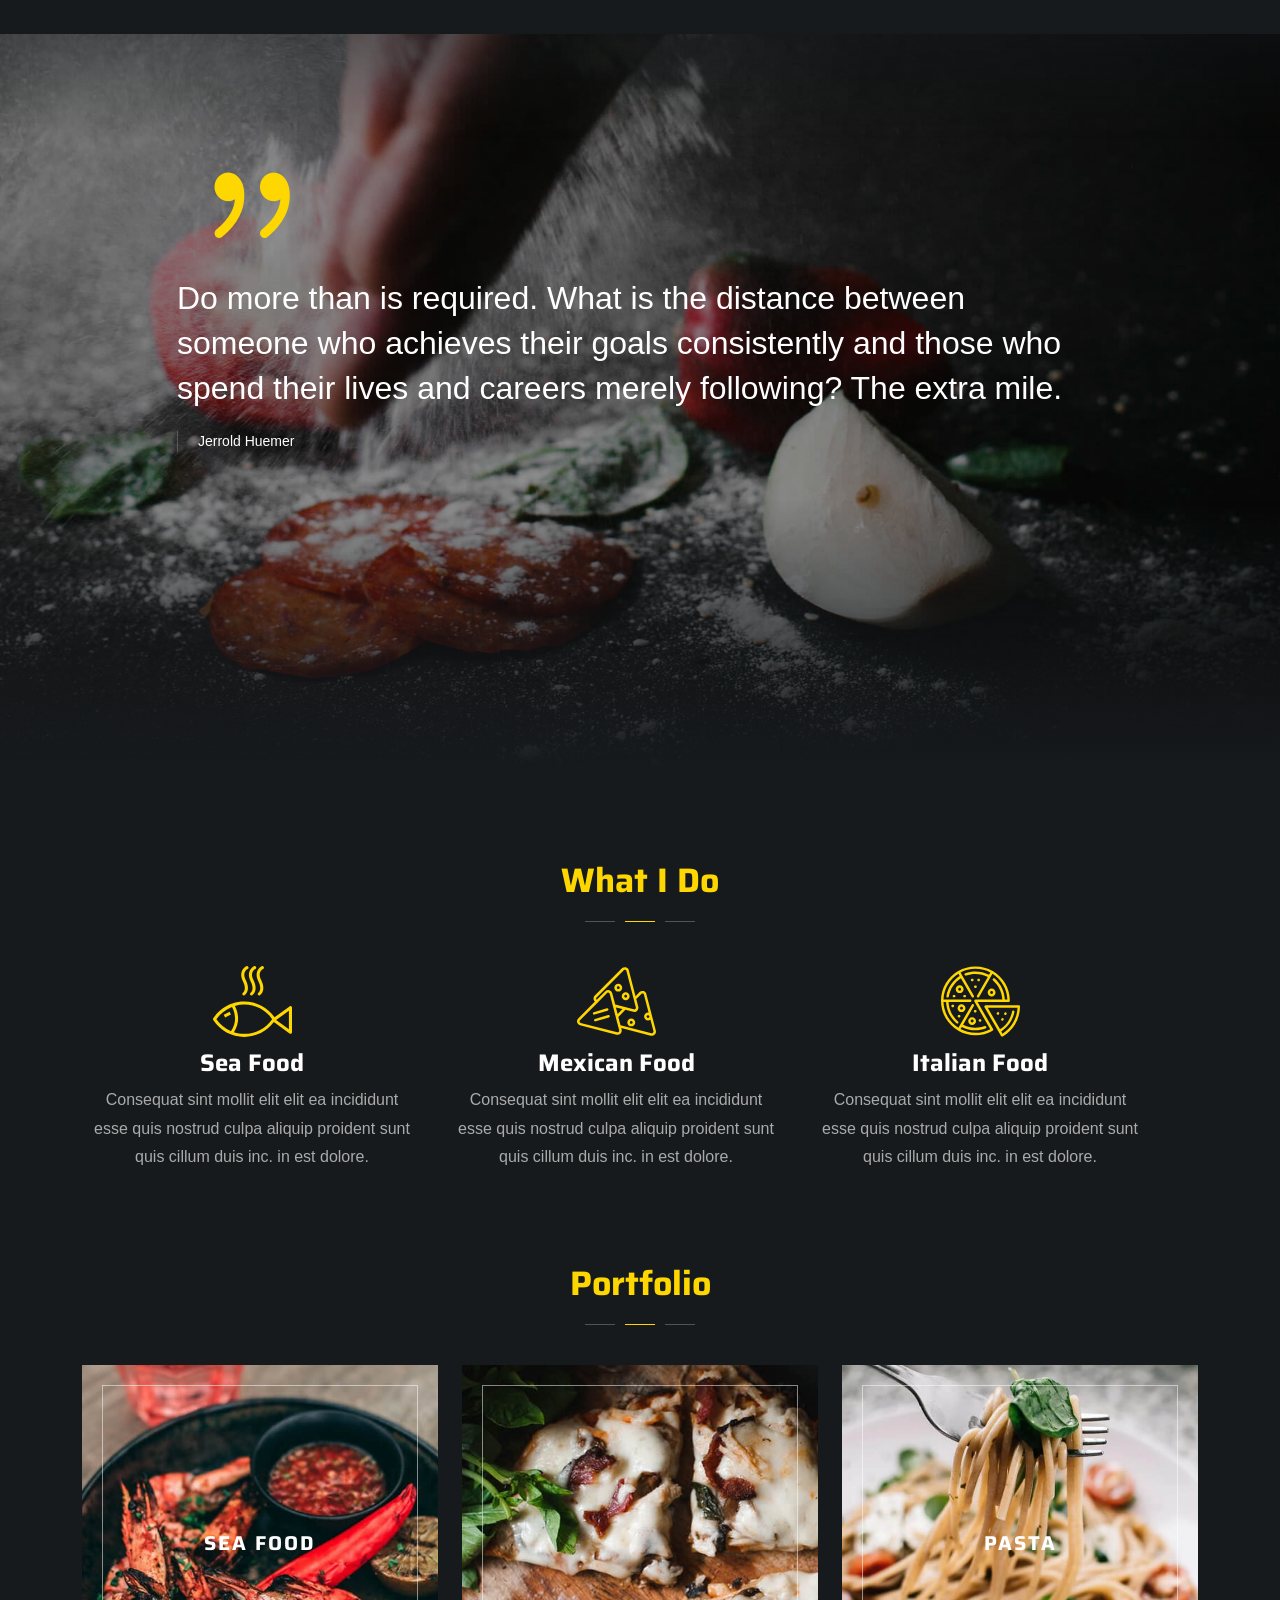
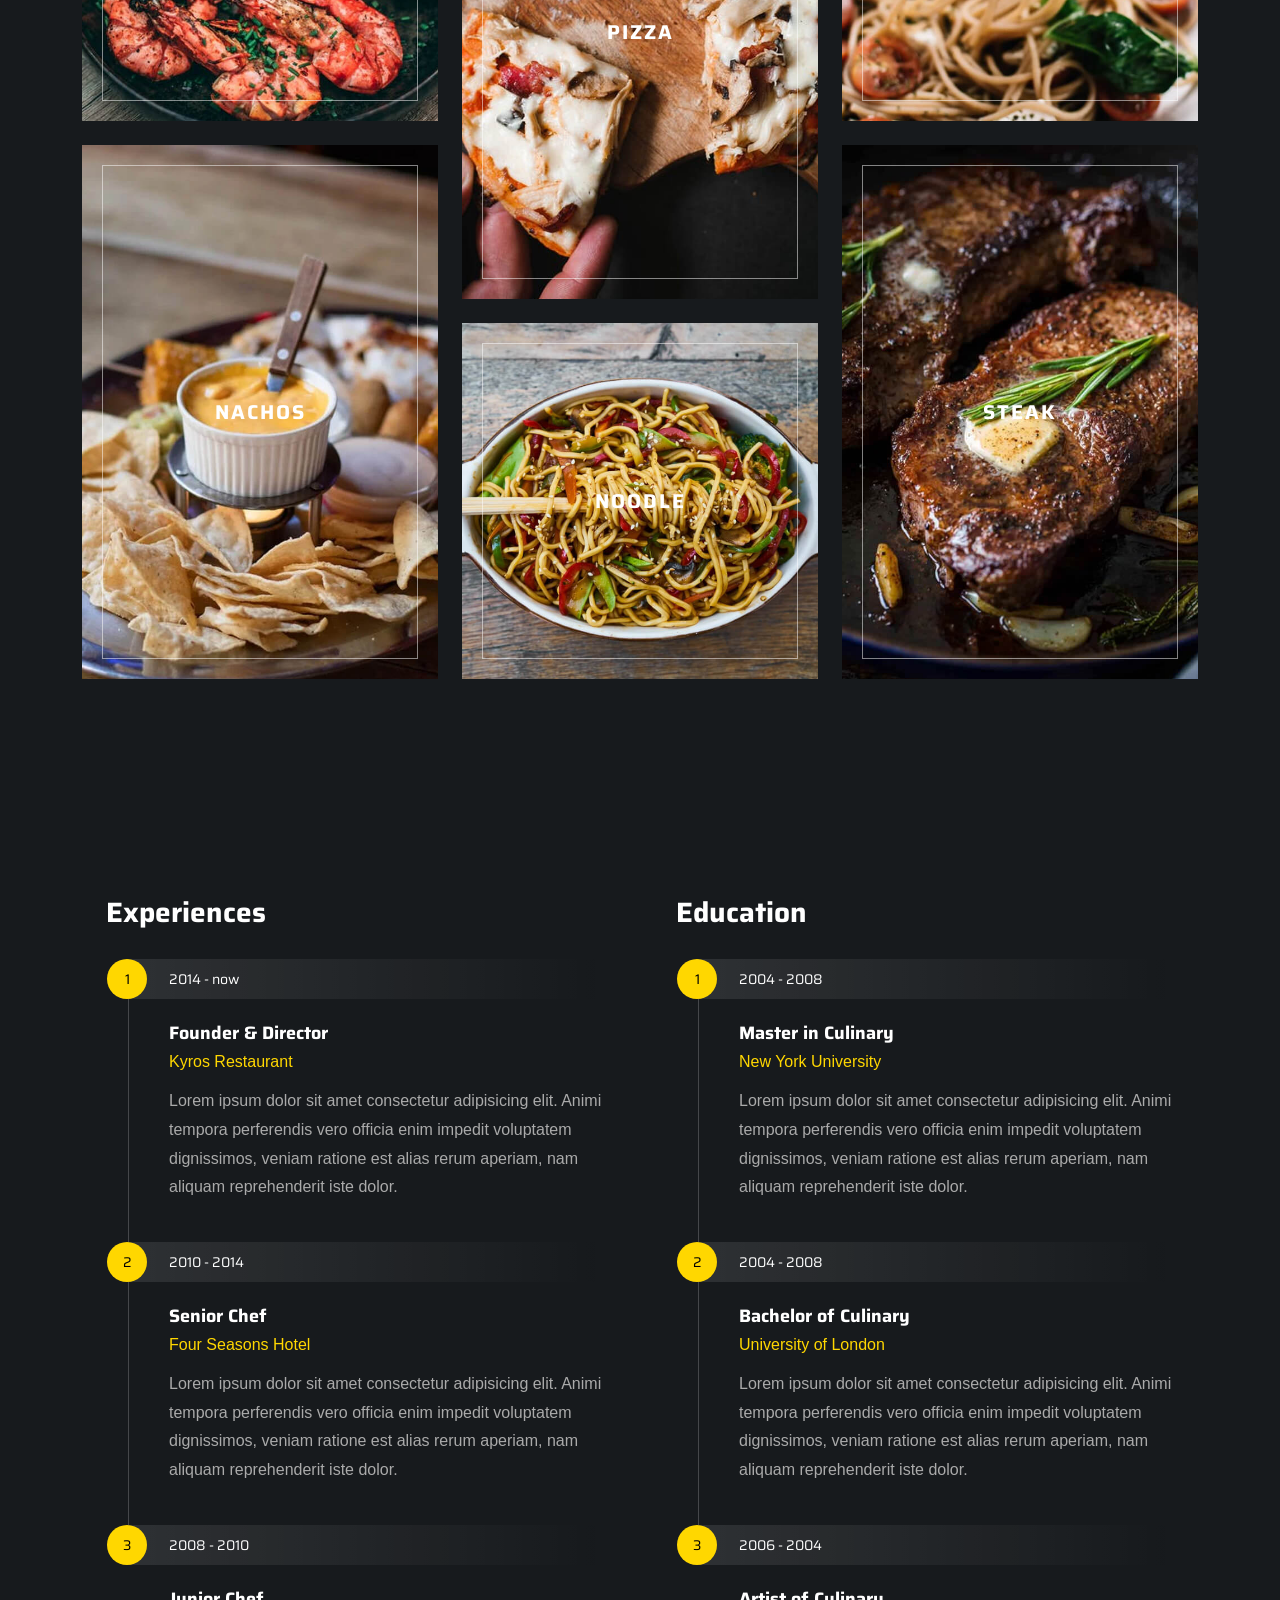
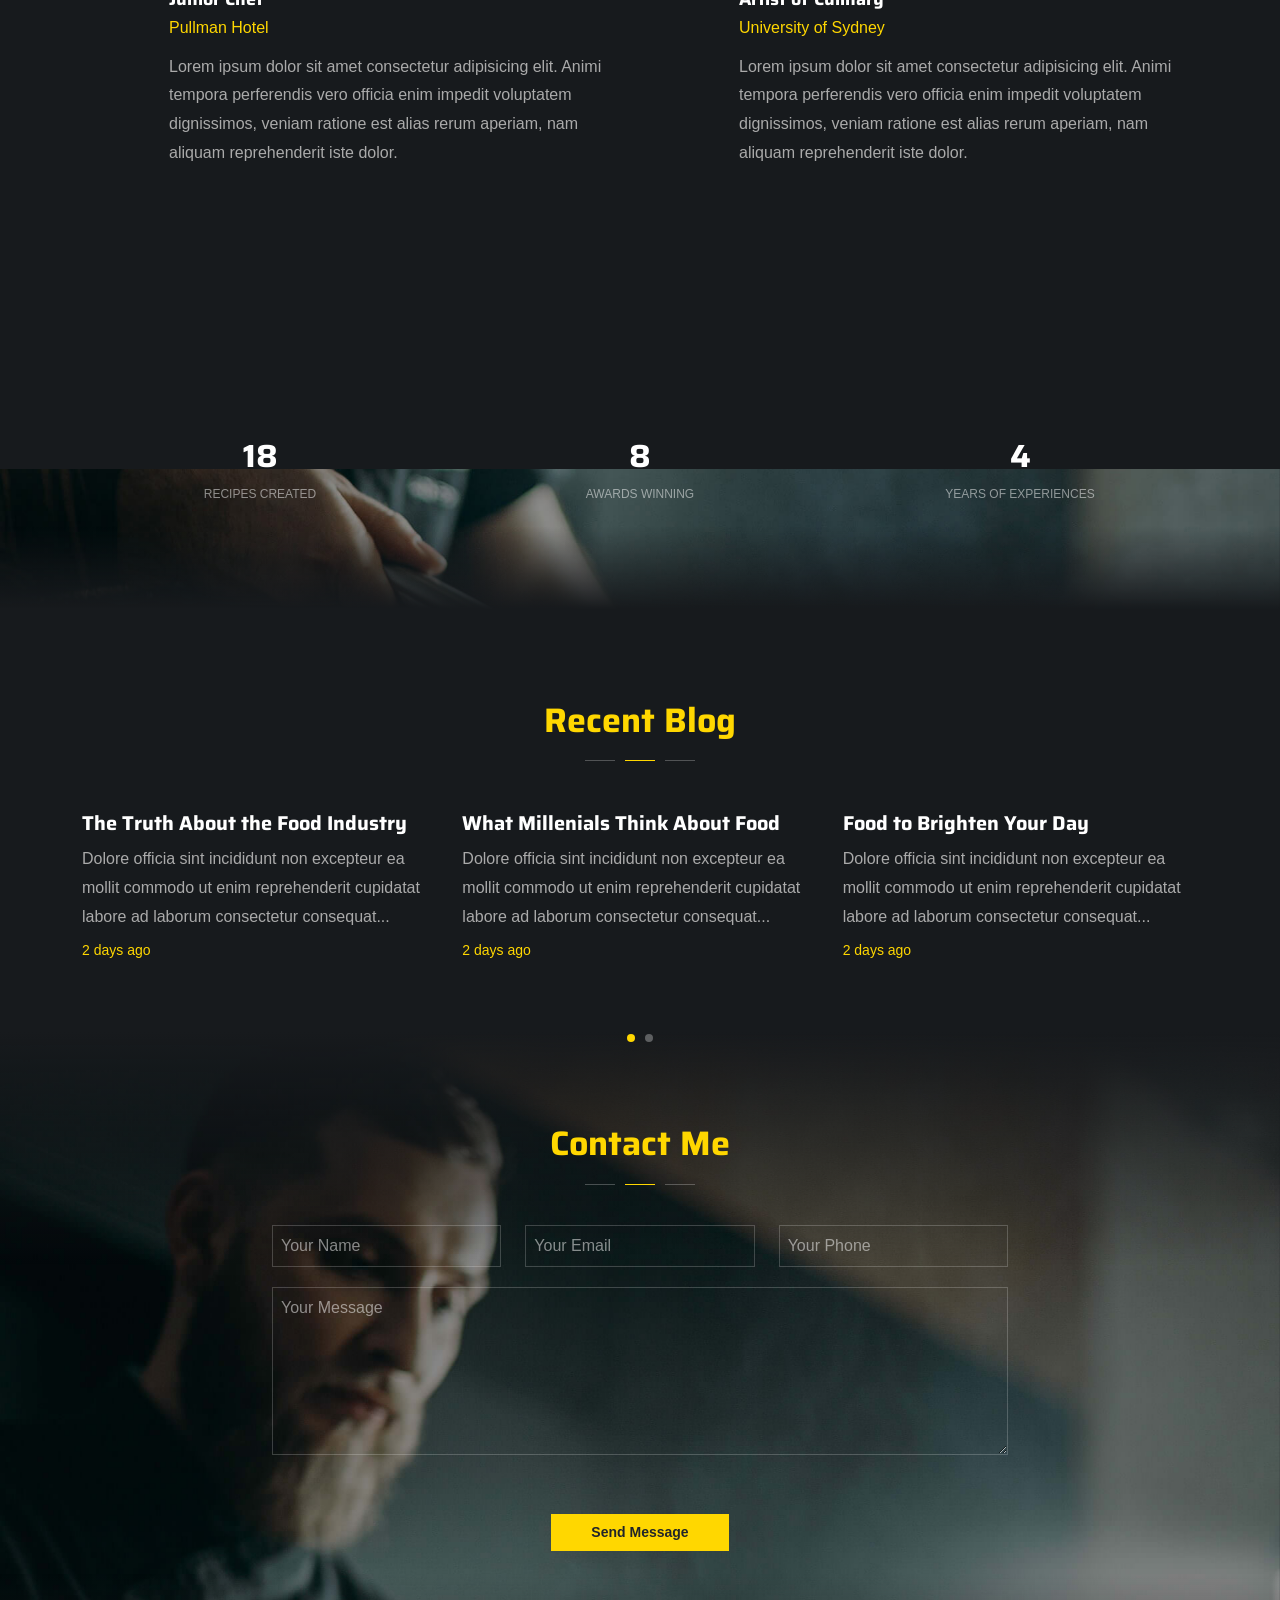
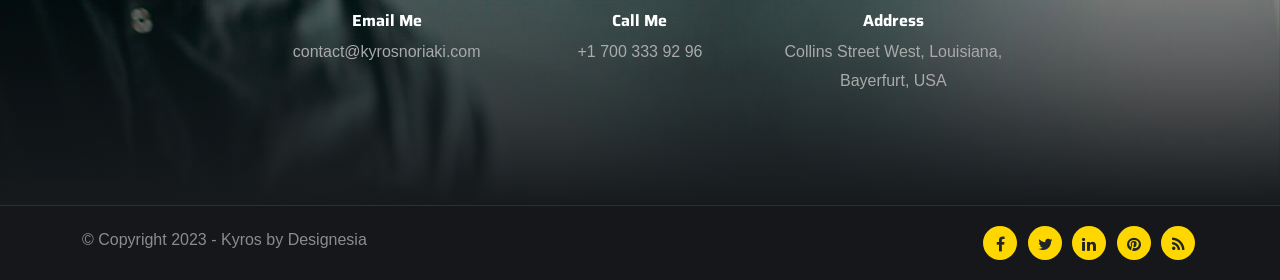
<file: index-profession-menu-reveal-chef.html>
<!DOCTYPE html>
<html lang="zxx">

<head>
    <title>Kyros - Personal Website</title>
    <link rel="icon" href="images/icon.png" type="image/gif" sizes="16x16">
    <meta content="text/html;charset=utf-8" http-equiv="Content-Type">
    <meta content="width=device-width, initial-scale=1.0" name="viewport" />
    <meta content="Kyros - Personal Website" name="description" />
    <meta content="" name="keywords" />
    <meta content="" name="author" />
    <!-- CSS Files
    ================================================== -->
    <link href="css/bootstrap.min.css" rel="stylesheet" type="text/css" id="bootstrap" />
    <link href="css/plugins.css" rel="stylesheet" type="text/css" />
    <link href="css/style.css" rel="stylesheet" type="text/css" />
    <style>
        :root {
            --primary-color: #FFD700;
            --primary-color-rgb: 255, 215, 0;
        }
    </style>
    <link href="css/coloring.css" rel="stylesheet" type="text/css" />
</head>

<body class="onepage dark-scheme">
    <div id="wrapper">
        <!-- header begin -->
        <header class="header-v2 transparent wow fadeInDown" data-wow-delay=".5s">
            <div class="container">
                <div class="row">
                    <div class="col-md-12">
                        <div class="de-flex sm-pt10">
                            <div class="de-flex-col">
                                <div class="de-flex-col">
                                    <!-- logo begin -->
                                    <div id="logo">
                                        <a href="index.html">
                                            <img alt="" class="logo" src="images/logo-7.png" />
                                            <img alt="" class="logo-2" src="images/logo-7.png" />
                                        </a>
                                    </div>
                                    <!-- logo close -->
                                </div>
                            </div>
                            <div class="de-flex-col">
                                <div class="menu_side_area">
                                    <span id="de-menu-reveal">
                                        <span class="lt"></span>
                                        <span class="lm"></span>
                                        <span class="lb"></span>
                                    </span>
                                </div>
                            </div>
                        </div>
                    </div>
                </div>
            </div>
        </header>
        <!-- header close -->
        <div id="de-menu-container">
            <div class="mainmenu-v2-wrap">
                <ul id="mainmenu-v2">
                    <li><a class="active" href="#top">Home<span></span></a></li>
                    <li><a href="#section-about">About me<span></span></a></li>
                    <li><a href="#section-services">What I Do<span></span></a></li>
                    <li><a href="#section-portfolio">Portfolio<span></span></a></li>
                    <li><a href="#section-resume">My Resume<span></span></a></li>
                    <li><a href="#section-blog">Blog<span></span></a></li>
                    <li><a href="#section-contact">Contact Me<span></span></a></li>
                </ul>
            </div>
        </div>
        <!-- content begin -->
        <div class="no-bottom no-top" id="content">
            <div id="top"></div>

            <!-- page preloader begin -->
            <div id="preloader">
                <div class="preloader1"></div>
            </div>
            <!-- page preloader close -->
            
            <!-- float text begin -->
            <div class="float-text">
                <div class="de_social-icons">
                    <a href="#"><i class="fa fa-facebook fa-lg"></i></a>
                    <a href="#"><i class="fa fa-twitter fa-lg"></i></a>
                    <a href="#"><i class="fa fa-instagram fa-lg"></i></a>
                </div>
                <span>Follow Me</span>
            </div>
            <!-- float text close --> 

            <!-- load external content begin -->
            <div id="de_modal">
                <button class="button-close"></button>
                <div class="d-modal-loader"></div>
            </div>
             <!-- load external content close -->

            <section aria-label="section" class="jarallax no-top no-bottom text-light">
                <img src="images/background/11.jpg" class="jarallax-img" alt="">
                <div class="v-center">
                    <div class="container">
                        <div class="row align-items-center">
                            <div class="col-md-8">
                                <h6 class="wow fadeInUp" data-wow-delay=".4s"><span class="id-color">I Am Jerrold Huemmer</span></h6>
                                <div class="spacer-10"></div>
                                <div class="h1_big text-white wow fadeInUp" data-wow-delay=".6s">
                                    <div class="typed-strings">
                                        <p>Senior Chef</p>
                                        <p>Barista</p>
                                        <p>Traveller</p>
                                    </div>
                                    <div class="typed"></div>
                                </div>
                                <div class="spacer-20"></div>
                                <ul class="list_location wow fadeInUp" data-wow-delay=".8s">
                                    <li><span>France</span>Bodin, Chauveau</li>
                                    <li><span>USA</span>Louisiana, Bayerfurt</li>
                                    <li><span>German</span>Hamburg, Dortmund</li>
                                </ul>
                            </div>
                            <div class="col-md-4">
                                <div class="float-end">
                                    <div class="de_count text-center wow fadeInRight" data-wow-delay=".2s">
                                        <h3 class="id-color">15</h3>
                                        <span>Years Experience</span>
                                    </div>
                                    <div class="de_count text-center wow fadeInRight" data-wow-delay=".4s">
                                        <h3 class="id-color">32</h3>
                                        <span>Awards Winning</span>
                                    </div>
                                     <div class="de_count text-center wow fadeInRight" data-wow-delay=".6s">
                                        <h3 class="id-color">75</h3>
                                        <span>Recipes Created</span>
                                    </div>
                                </div>
                            </div>
                        </div>
                    </div>
                </div>
                <a href="#section-about" class="mouse-icon-click scroll-to wow fadeInUp" data-wow-delay=".8s">
                    <span class="mouse fadeScroll relative" data-scroll-speed="10">
                        <span class="scroll"></span>
                    </span>
                </a>
                <div class="de-gradient-edge-bottom"></div>
            </section>
            <section id="section-about">
                <div class="container relative">
                    <div class="row">
                        <div class="col-md-12 text-center wow fadeInUp">
                            <h2 class="id-color">About Me</h2>
                            <div class="space-border"></div>
                        </div>
                        <div class="col-md-8 offset-md-2 text-center wow fadeInUp">
                            <p>I am a senior chef from Lousiana. Creating recipes is my passion. I love to get new experiences and always learn from my surroundings. I've done more than 75 recipes. You can check it through portfolio section on
                                this website. I looking forward to any opportunities and challenges. </p>
                        </div>
                        <div class="spacer-single"></div>
                        <div class="col-lg-3 position-relative wow fadeIn" data-wow-delay=".2s">
                            <div class="position-relative">
                                <div class="progressbar" data-animate="false">
                                    <div class="circle" data-percent="90">
                                        <div></div>
                                    </div>
                                    <h4>Sea Food</h4>
                                </div>
                            </div>
                        </div>
                        <div class="col-lg-3 position-relative wow fadeIn" data-wow-delay=".4s">
                            <div class="position-relative">
                                <div class="progressbar" data-animate="false">
                                    <div class="circle" data-percent="85">
                                        <div></div>
                                    </div>
                                    <h4>Steaks</h4>
                                </div>
                            </div>
                        </div>
                        <div class="col-lg-3 position-relative wow fadeIn" data-wow-delay=".6s">
                            <div class="position-relative">
                                <div class="progressbar" data-animate="false">
                                    <div class="circle" data-percent="80">
                                        <div></div>
                                    </div>
                                    <h4>Mexican</h4>
                                </div>
                            </div>
                        </div>
                        <div class="col-lg-3 position-relative wow fadeIn" data-wow-delay=".8s">
                            <div class="position-relative">
                                <div class="progressbar" data-animate="false">
                                    <div class="circle" data-percent="75">
                                        <div></div>
                                    </div>
                                    <h4>Pasta</h4>
                                </div>
                            </div>
                        </div>
                    </div>
                </div>
            </section>
            <section id="section-my-quote" aria-label="section" class="jarallax no-top no-bottom">
                <div class="de-gradient-edge-top"></div>
                <img src="images/background/12.jpg" class="jarallax-img" alt="">
                <div class="v-center">
                    <div class="container">
                        <div class="row align-items-center">
                            <div class="col-md-10 offset-md-1">
                                <blockquote class="q-big wow fadeIn" data-wow-duration="3s">
                                    <i class="d-big icon_quotations"></i>
                                    Do more than is required. What is the distance between someone who achieves their goals consistently and those who spend their lives and careers merely following? The extra mile.
                                    <span class="d-quote-by">Jerrold Huemer</span>
                                </blockquote>
                                <div class="spacer-double"></div>
                            </div>
                        </div>
                    </div>
                </div>
                <div class="de-gradient-edge-bottom"></div>
            </section>
            <section id="section-services" class="no-bottom">
                <div class="container relative">
                    <div class="row">
                        <div class="col-md-12 text-center wow fadeInUp">
                            <h2 class="id-color">What I Do</h2>
                            <div class="space-border"></div>
                        </div>
                        <div class="row gx-5">
                            <div class="col-lg-4 wow fadeIn" data-wow-delay=".2s">
                                <div class="text-center">
                                    <img class="w-25 mb-2" src="images/svg/fish.svg">
                                    <h3 class="mb-2">Sea Food</h3>
                                    Consequat sint mollit elit elit ea incididunt esse quis nostrud culpa aliquip proident sunt quis cillum duis inc. in est dolore.
                                </div>
                            </div>
                            <div class="col-lg-4 wow fadeIn" data-wow-delay=".4s">
                                <div class="text-center">
                                    <img class="w-25 mb-2" src="images/svg/nachos.svg">
                                    <h3 class="mb-2">Mexican Food</h3>
                                    Consequat sint mollit elit elit ea incididunt esse quis nostrud culpa aliquip proident sunt quis cillum duis inc. in est dolore.
                                </div>
                            </div>
                            <div class="col-lg-4 wow fadeIn" data-wow-delay=".6s">
                                <div class="text-center">
                                    <img class="w-25 mb-2" src="images/svg/pizza.svg">
                                    <h3 class="mb-2">Italian Food</h3>
                                    Consequat sint mollit elit elit ea incididunt esse quis nostrud culpa aliquip proident sunt quis cillum duis inc. in est dolore.
                                </div>
                            </div>
                        </div>
                    </div>
                </div>
            </section>
            <section id="section-portfolio" class="no-bottom">
                <div class="container relative">
                    <div class="row">
                        <div class="col-md-12 text-center wow fadeInUp">
                            <h2 class="id-color">Portfolio</h2>
                            <div class="space-border"></div>
                        </div>
                    </div>
                    <div id="gallery" class="row g-4 sequence">
                        <div class="col-md-4 mb-0 item">
                            <a class="image-popup-gallery wow" href="images/gallery-food/1.jpg">
                                <div class="card-image-1 mod-e" data-tilt>
                                    <div class="d-text text-center">
                                        <h3>Sea Food</h3>
                                    </div>
                                    <img src="images/gallery-food/1.jpg" class="img-fluid" alt="">
                                </div>
                            </a>
                        </div>
                        <div class="col-md-4 mb-0 item">
                            <a class="image-popup-gallery wow" href="images/gallery-food/2.jpg">
                                <div class="card-image-1 mod-e" data-tilt>
                                    <div class="d-text text-center">
                                        <h3>Pizza</h3>
                                    </div>
                                    <img src="images/gallery-food/2.jpg" class="img-fluid" alt="">
                                </div>
                            </a>
                        </div>
                        <div class="col-md-4 mb-0 item">
                            <a class="image-popup-gallery wow" href="images/gallery-food/3.jpg">
                                <div class="card-image-1 mod-e" data-tilt>
                                    <div class="d-text text-center">
                                        <h3>Pasta</h3>
                                    </div>
                                    <img src="images/gallery-food/3.jpg" class="img-fluid" alt="">
                                </div>
                            </a>
                        </div>
                        <div class="col-md-4 mb-0 item">
                            <a class="image-popup-gallery wow" href="images/gallery-food/4.jpg">
                                <div class="card-image-1 mod-e" data-tilt>
                                    <div class="d-text text-center">
                                        <h3>Nachos</h3>
                                    </div>
                                    <img src="images/gallery-food/4.jpg" class="img-fluid" alt="">
                                </div>
                            </a>
                        </div>
                        <div class="col-md-4 mb-0 item">
                            <a class="image-popup-gallery wow" href="images/gallery-food/5.jpg">
                                <div class="card-image-1 mod-e" data-tilt>
                                    <div class="d-text text-center">
                                        <h3>Steak</h3>
                                    </div>
                                    <img src="images/gallery-food/5.jpg" class="img-fluid" alt="">
                                </div>
                            </a>
                        </div>
                        <div class="col-md-4 mb-0 item">
                            <a class="image-popup-gallery wow" href="images/gallery-food/6.jpg">
                                <div class="card-image-1 mod-e" data-tilt>
                                    <div class="d-text text-center">
                                        <h3>Noodle</h3>
                                    </div>
                                    <img src="images/gallery-food/6.jpg" class="img-fluid" alt="">
                                </div>
                            </a>
                        </div>
                    </div>
                </div>
            </section>
            <section id="section-resume">
                <div class="container relative">
                    <div class="row">
                        <div class="col-md-12 text-center wow fadeInUp">
                            <h2 class="id-color">My Resume</h2>
                            <div class="space-border"></div>
                        </div>
                    </div>
                    <div class="row gh-5">
                        <div class="col-lg-6 wow fadeInUp">
                            <div class="p-4">
                                <h3 class="s_border">Experiences</h3>
                                <ul class="d_timeline">
                                    <li class="d_timeline-item">
                                        <h3 class="d_timeline-title s2">2014 - now</h3>
                                        <p class="d_timeline-text"><span class="d_title">Founder &amp; Director</span><span class="d_company">Kyros Restaurant</span>Lorem ipsum dolor sit amet consectetur adipisicing elit. Animi tempora perferendis vero officia enim impedit voluptatem dignissimos, veniam ratione est alias rerum aperiam, nam aliquam reprehenderit iste dolor.</p>
                                    </li>
                                    <li class="d_timeline-item">
                                        <h3 class="d_timeline-title s2">2010 - 2014</h3>
                                        <p class="d_timeline-text"><span class="d_title">Senior Chef</span><span class="d_company">Four Seasons Hotel</span>Lorem ipsum dolor sit amet consectetur adipisicing elit. Animi tempora perferendis vero officia enim impedit voluptatem dignissimos, veniam ratione est alias rerum aperiam, nam aliquam reprehenderit iste dolor.</p>
                                    </li>
                                    <li class="d_timeline-item">
                                        <h3 class="d_timeline-title s2">2008 - 2010</h3>
                                        <p class="d_timeline-text"><span class="d_title">Junior Chef</span><span class="d_company">Pullman Hotel</span>Lorem ipsum dolor sit amet consectetur adipisicing elit. Animi tempora perferendis vero officia enim impedit voluptatem dignissimos, veniam ratione est alias rerum aperiam, nam aliquam reprehenderit iste dolor.</p>
                                    </li>
                                </ul>
                            </div>
                        </div>
                        <div class="col-lg-6 wow fadeInUp">
                            <div class="p-4">
                                <h3 class="s_border">Education</h3>
                                <ul class="d_timeline">
                                    <li class="d_timeline-item">
                                        <h3 class="d_timeline-title s2">2004 - 2008</h3>
                                        <p class="d_timeline-text"><span class="d_title">Master in Culinary</span><span class="d_company">New York University</span>Lorem ipsum dolor sit amet consectetur adipisicing elit. Animi tempora perferendis vero officia enim impedit voluptatem dignissimos, veniam ratione est alias rerum aperiam, nam aliquam reprehenderit iste dolor.</p>
                                    </li>
                                    <li class="d_timeline-item">
                                        <h3 class="d_timeline-title s2">2004 - 2008</h3>
                                        <p class="d_timeline-text"><span class="d_title">Bachelor of Culinary</span><span class="d_company">University of London</span>Lorem ipsum dolor sit amet consectetur adipisicing elit. Animi tempora perferendis vero officia enim impedit voluptatem dignissimos, veniam ratione est alias rerum aperiam, nam aliquam reprehenderit iste dolor.</p>
                                    </li>
                                    <li class="d_timeline-item">
                                        <h3 class="d_timeline-title s2">2006 - 2004</h3>
                                        <p class="d_timeline-text"><span class="d_title">Artist of Culinary</span><span class="d_company">University of Sydney</span>Lorem ipsum dolor sit amet consectetur adipisicing elit. Animi tempora perferendis vero officia enim impedit voluptatem dignissimos, veniam ratione est alias rerum aperiam, nam aliquam reprehenderit iste dolor.</p>
                                    </li>
                                </ul>
                            </div>
                        </div>
                    </div>
                </div>
            </section>
            <section id="section-fun-facts" aria-label="section" class="jarallax">
                <div class="de-gradient-edge-top"></div>
                <img src="images/background/13.jpg" class="jarallax-img" alt="">
                <div class="container">
                        <div class="row">

                            <div class="col-md-4 wow fadeIn" data-wow-delay=".25s">
                                <div class="de_count text-center">
                                    <h3 class="timer" data-to="75" data-speed="2500">0</h3>
                                    <span>Recipes Created</span>
                                </div>
                            </div>

                            <div class="col-md-4 wow fadeIn" data-wow-delay=".5s">
                                <div class="de_count text-center">
                                    <h3 class="timer" data-to="32" data-speed="2500">0</h3>
                                    <span>Awards Winning</span>
                                </div>
                            </div>

                            <div class="col-md-4 wow fadeIn" data-wow-delay="0">
                                <div class="de_count text-center">
                                    <h3 class="timer" data-to="15" data-speed="2500">0</h3>
                                    <span>Years of Experiences</span>
                                </div>
                            </div>
                        </div>
                    </div>
                <div class="de-gradient-edge-bottom"></div>
            </section>
            <section id="section-blog" class="no-bottom">
                <div class="container relative">
                    <div class="row">
                        <div class="col-md-12 text-center wow fadeInUp">
                            <h2 class="id-color">Recent Blog</h2>
                            <div class="space-border"></div>
                        </div>
                    </div>
                    <div id="carousel-blog" class="owl-carousel wow fadeInUp">
                        <div class="bloglist item">
                            <div class="post-content">
                                <div class="post-text p-0">
                                    <h4 class="de_modal" data-url="single-blog.html">The Truth About the Food Industry</h4>
                                    <p class="mb-1">Dolore officia sint incididunt non excepteur ea mollit commodo ut enim reprehenderit cupidatat labore ad laborum consectetur consequat...</p>
                                    <div class="small id-color">2 days ago</div>
                                </div>
                            </div>
                        </div>
                        <div class="bloglist item">
                            <div class="post-content">
                                <div class="post-text p-0">
                                    <h4 class="de_modal" data-url="single-blog.html">What Millenials Think About Food</h4>
                                    <p class="mb-1">Dolore officia sint incididunt non excepteur ea mollit commodo ut enim reprehenderit cupidatat labore ad laborum consectetur consequat...</p>
                                    <div class="small id-color">2 days ago</div>
                                </div>
                            </div>
                        </div>
                        <div class="bloglist item">
                            <div class="post-content">
                                <div class="post-text p-0">
                                    <h4 class="de_modal" data-url="single-blog.html">Food to Brighten Your Day</h4>
                                    <p class="mb-1">Dolore officia sint incididunt non excepteur ea mollit commodo ut enim reprehenderit cupidatat labore ad laborum consectetur consequat...</p>
                                    <div class="small id-color">2 days ago</div>
                                </div>
                            </div>
                        </div>
                        <div class="bloglist item">
                            <div class="post-content">
                                <div class="post-text p-0">
                                    <h4 class="de_modal" data-url="single-blog.html">The Ultimate Food Checklist</h4>
                                    <p class="mb-1">Dolore officia sint incididunt non excepteur ea mollit commodo ut enim reprehenderit cupidatat labore ad laborum consectetur consequat...</p>
                                    <div class="small id-color">2 days ago</div>
                                </div>
                            </div>
                        </div>
                        <div class="bloglist item">
                            <div class="post-content">
                                <div class="post-text p-0">
                                    <h4 class="de_modal" data-url="single-blog.html">6 Things Every Food Lover Should Know</h4>
                                    <p class="mb-1">Dolore officia sint incididunt non excepteur ea mollit commodo ut enim reprehenderit cupidatat labore ad laborum consectetur consequat...</p>
                                    <div class="small id-color">2 days ago</div>
                                </div>
                            </div>
                        </div>
                        <div class="bloglist item">
                            <div class="post-content">
                                <div class="post-text p-0">
                                    <h4 class="de_modal" data-url="single-blog.html">My "Aha Moment" About Food<span></span></h4>
                                    <p class="mb-1">Dolore officia sint incididunt non excepteur ea mollit commodo ut enim reprehenderit cupidatat labore ad laborum consectetur consequat...</p>
                                    <div class="small id-color">2 days ago</div>
                                </div>
                            </div>
                        </div>
                    </div>
                </div>
            </section>
            <section id="section-contact" class="jarallax">
                <div class="de-gradient-edge-top"></div>
                <img src="images/background/14.jpg" class="jarallax-img" alt="">
                <div class="container z-index-1000">
                    <div class="row">
                        <div class="col-md-12 text-center wow fadeInUp">
                            <h2 class="id-color">Contact Me</h2>
                            <div class="space-border"></div>
                        </div>
                        <div class="col-lg-8 offset-lg-2 wow fadeInUp">
                            <div class="contact_form_wrapper">
                                <form name="contactForm" id="contact_form" class="form-border" method="post" action="#">
                                    <div class="row">
                                        <div class="col-md-4">
                                            <div class="field-set">
                                                <input type="text" name="Name" id="name" class="form-control" placeholder="Your Name" required>
                                            </div>
                                        </div>
                                        <div class="col-md-4">
                                            <div class="field-set">
                                                <input type="text" name="Email" id="email" class="form-control" placeholder="Your Email" required>
                                            </div>
                                        </div>
                                        <div class="col-md-4">
                                            <div class="field-set">
                                                <input type="text" name="phone" id="phone" class="form-control" placeholder="Your Phone" required>
                                            </div>
                                        </div>
                                    </div>
                                    <div class="text-center">
                                        <div class="field-set">
                                            <textarea name="message" id="message" class="form-control" placeholder="Your Message" required></textarea>
                                        </div>
                                        <div class="g-recaptcha" data-sitekey="copy-your-site-key-here"></div>
                                        <div id='submit' class="mt10">
                                            <input type='submit' id='send_message' value='Send Message' class="btn-main text-dark">
                                        </div>

                                        <div id="success_message" class='success'>
                                            Your message has been sent successfully. Refresh this page if you want to send more messages.
                                        </div>
                                        <div id="error_message" class='error'>
                                            Sorry there was an error sending your form.
                                        </div>

                                    </div>
                                </form>
                            </div>
                            <div class="spacer-double"></div>
                            <div class="row text-center wow fadeInUp">
                                <div class="col-md-4">
                                    <div class="wm-1"></div>
                                    <h6>Email Me</h6>
                                    <p>contact@kyrosnoriaki.com</p>
                                </div>
                                <div class="col-md-4">
                                    <div class="wm-1"></div>
                                    <h6>Call Me</h6>
                                    <p>+1 700 333 92 96</p>
                                </div>
                                <div class="col-md-4">
                                    <div class="wm-1"></div>
                                    <h6>Address</h6>
                                    <p>Collins Street West, Louisiana, Bayerfurt, USA</p>
                                </div>
                            </div>
                        </div>
                    </div>
                </div>
                <div class="de-gradient-edge-bottom"></div>
            </section>
        </div>
        <!-- content close -->
        <a href="#" id="back-to-top"></a>
        <!-- footer begin -->
        <footer>
            <div class="container">
                <div class="row">
                    <div class="col-md-6">
                        <a href="index.html">
                            <span class="copy">&copy; Copyright 2023 - Kyros by Designesia</span>
                        </a>
                    </div>
                    <div class="col-md-6">
                        <div class="social-icons">
                            <a href="#"><i class="bg-color text-dark fa fa-facebook fa-lg"></i></a>
                            <a href="#"><i class="bg-color text-dark fa fa-twitter fa-lg"></i></a>
                            <a href="#"><i class="bg-color text-dark fa fa-linkedin fa-lg"></i></a>
                            <a href="#"><i class="bg-color text-dark fa fa-pinterest fa-lg"></i></a>
                            <a href="#"><i class="bg-color text-dark fa fa-rss fa-lg"></i></a>
                        </div>
                    </div>
                </div>
            </div>
        </footer>
        <!-- footer close -->
    </div>
    <!-- Javascript Files
    ================================================== -->
    <script src="js/plugins.js"></script>
    <script src="js/designesia.js"></script>
    <script src='https://www.google.com/recaptcha/api.js' async defer></script>
    <script src="form.js"></script>
    <script>
    jQuery(function($) {
        $('.g-recaptcha').attr('data-theme', 'dark');
    });
    </script>
    <script>
    jQuery(document).ready(function() {
        $(function() {
            // jquery typed plugin
            $(".typed").typed({
                stringsElement: $('.typed-strings'),
                typeSpeed: 100,
                backDelay: 500,
                loop: true,
                contentType: 'html', // or text
                // defaults to false for infinite loop
                loopCount: false,
                callback: function() { null; },
                resetCallback: function() { newTyped(); }
            });
        });
    });
    </script>
</body>

</html>
</file>
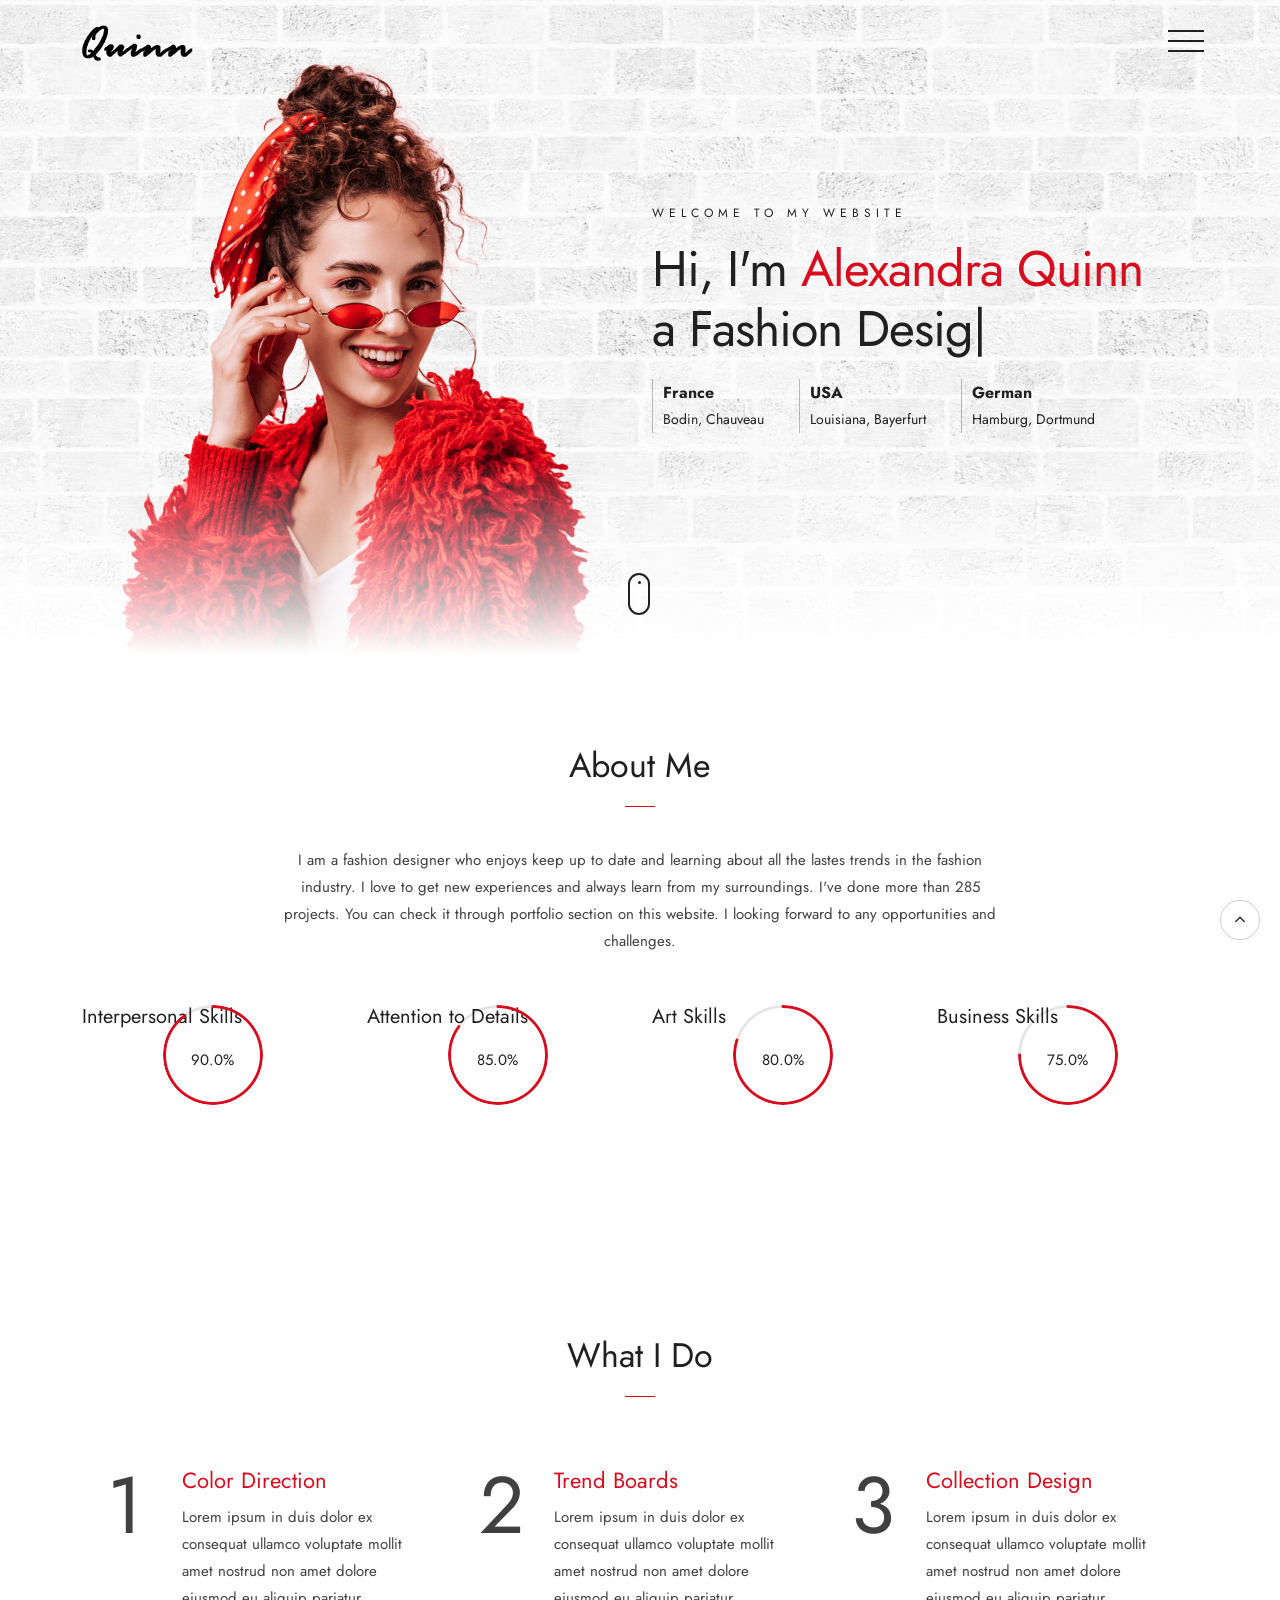
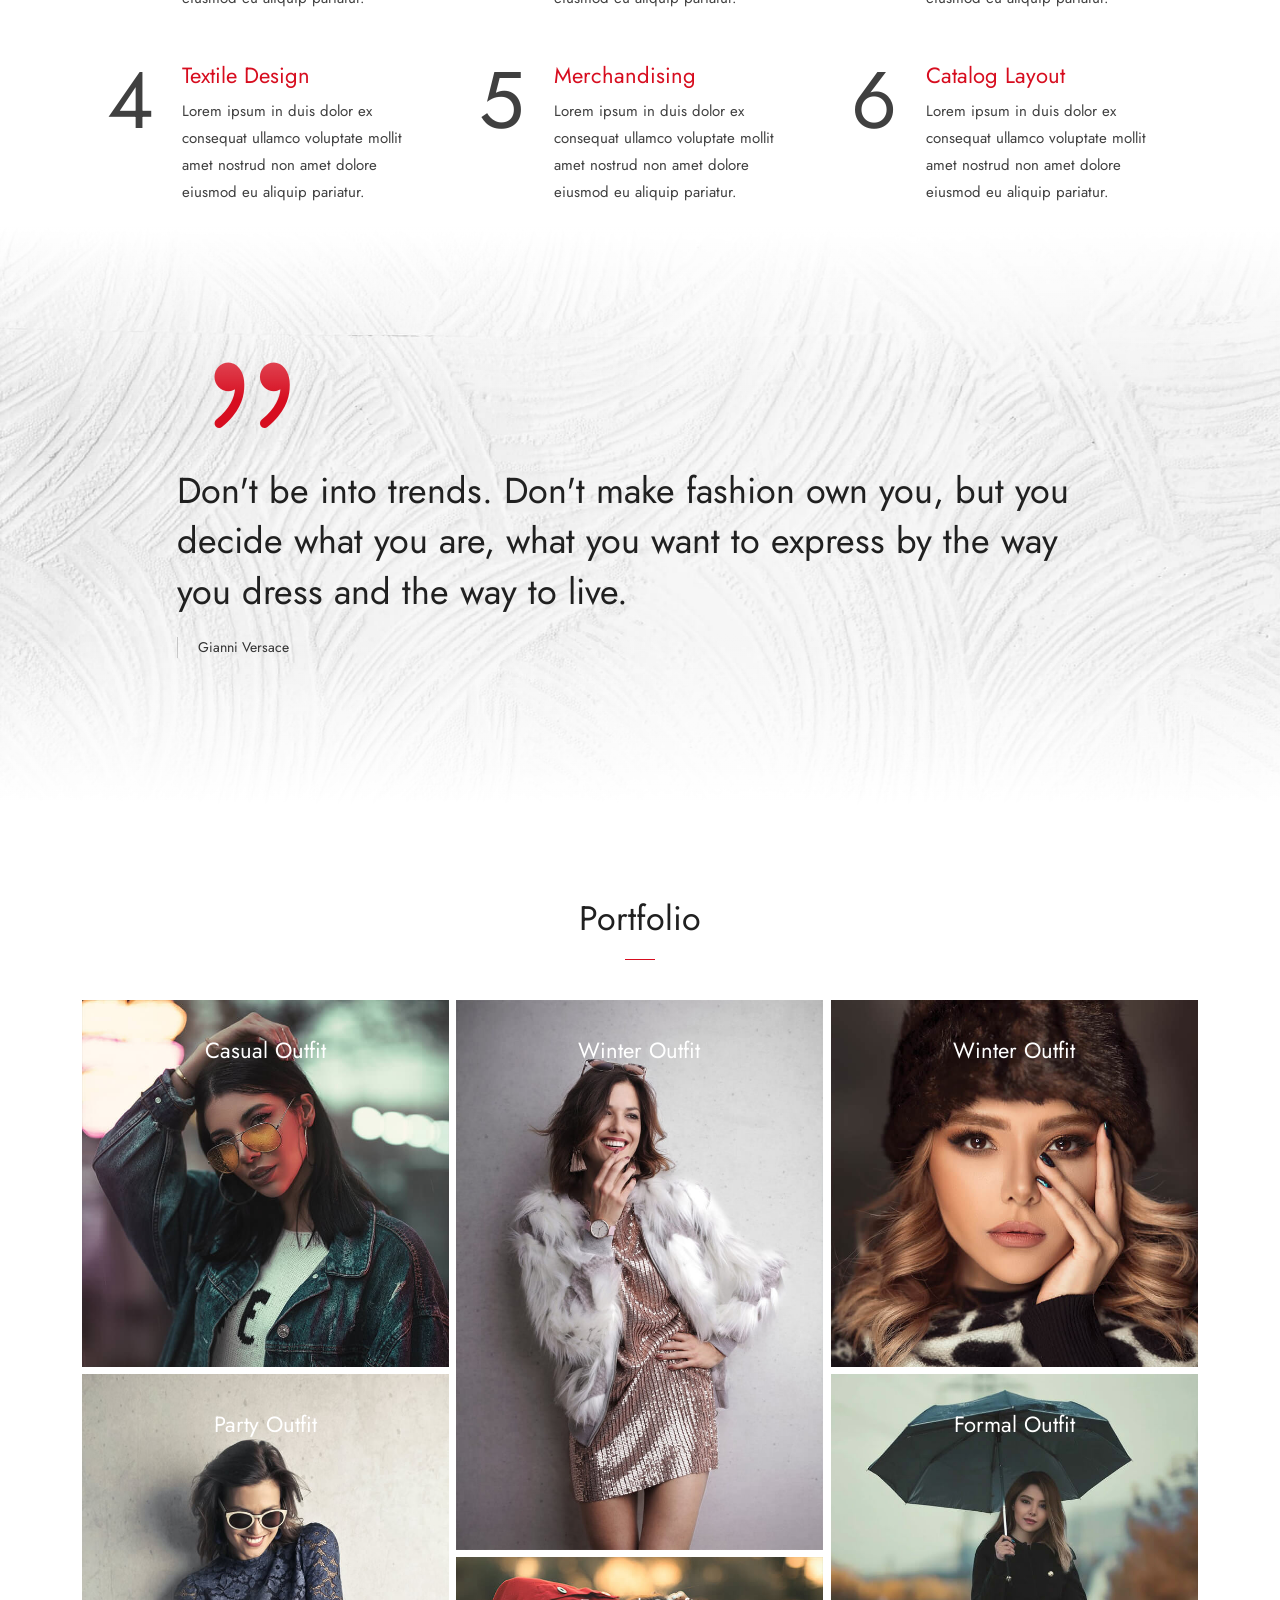
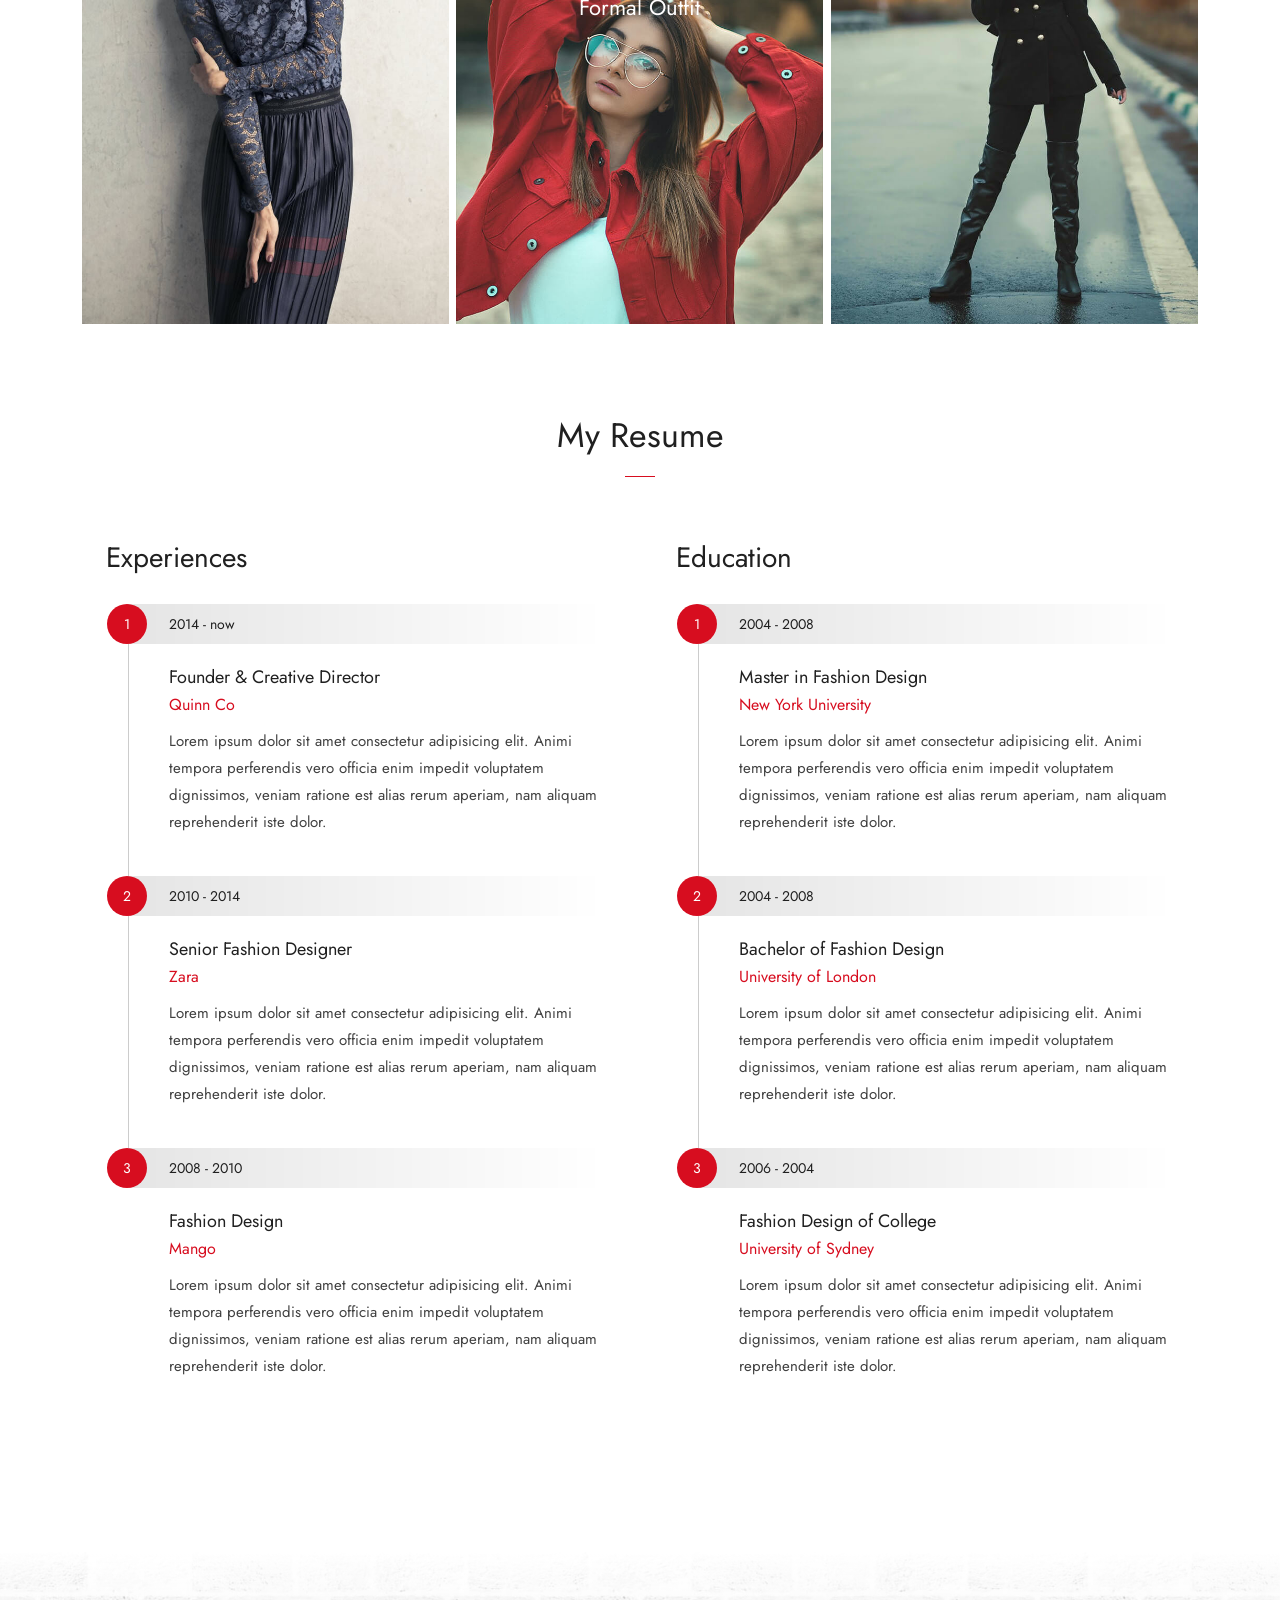
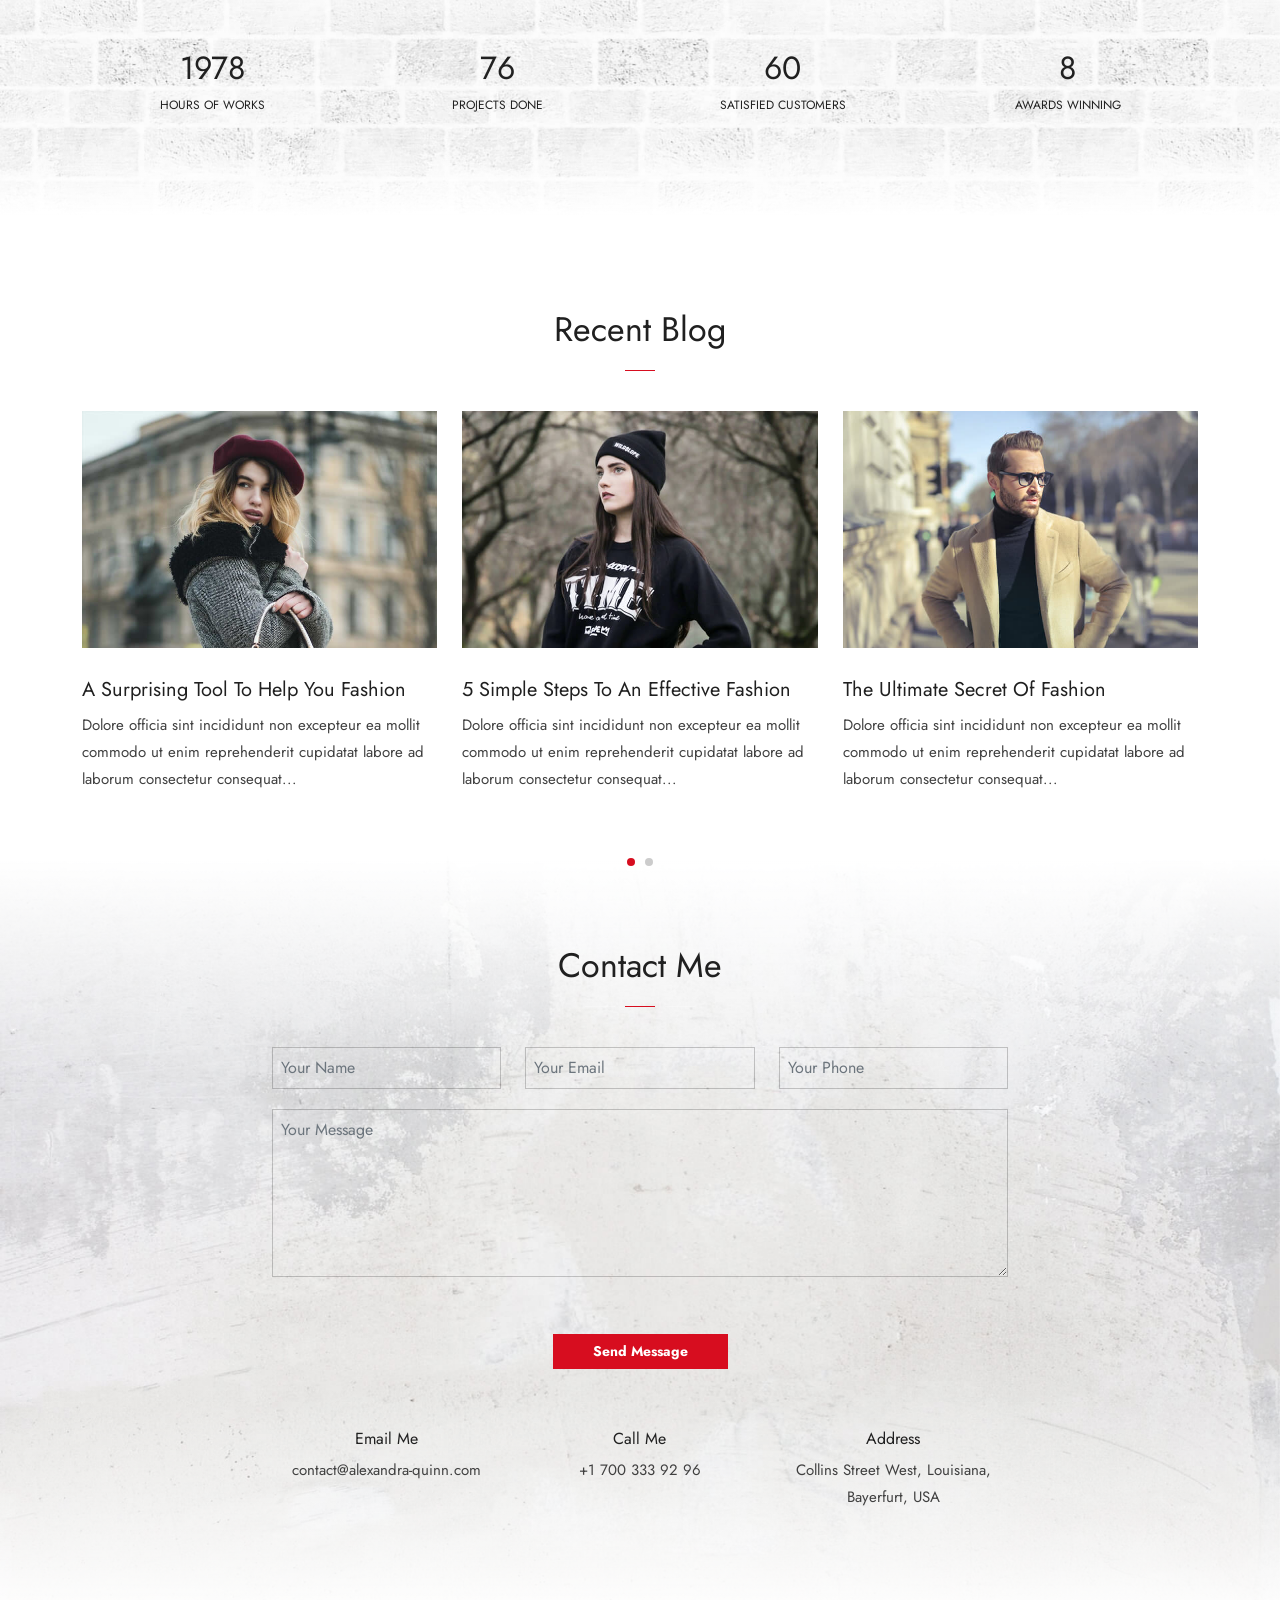
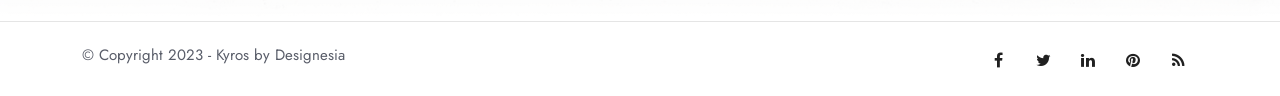
<file: index-profession-menu-reveal-fashion-designer.html>
<!DOCTYPE html>
<html lang="zxx">

<head>
    <title>Kyros - Personal Website</title>
    <link rel="icon" href="images/icon.png" type="image/gif" sizes="16x16">
    <meta content="text/html;charset=utf-8" http-equiv="Content-Type">
    <meta content="width=device-width, initial-scale=1.0" name="viewport" />
    <meta content="Kyros - Personal Website" name="description" />
    <meta content="" name="keywords" />
    <meta content="" name="author" />
    <!-- CSS Files
    ================================================== -->
    <link href="css/bootstrap.min.css" rel="stylesheet" type="text/css" id="bootstrap" />
    <link href="css/plugins.css" rel="stylesheet" type="text/css" />
    <link href="css/style.css" rel="stylesheet" type="text/css" />
    <link href="css/custom-style-3.css" rel="stylesheet" type="text/css" />
    <style>
        :root {
            --primary-color: #d70d1f;
            --primary-color-rgb: 215, 13, 31;
        }
    </style>
    <link href="css/coloring.css" rel="stylesheet" type="text/css" />
</head>

<body class="onepage">
    <div id="wrapper">
        <!-- header begin -->
        <header class="header-v2 transparent header-light">
            <div class="container">
                <div class="row">
                    <div class="col-md-12">
                        <div class="de-flex sm-pt10">
                            <div class="de-flex-col">
                                <div class="de-flex-col">
                                    <!-- logo begin -->
                                    <div id="logo">
                                        <a href="index.html">
                                            <img alt="" class="logo" src="images/logo-5.png" />
                                            <img alt="" class="logo-2" src="images/logo-5.png" />
                                        </a>
                                    </div>
                                    <!-- logo close -->
                                </div>
                            </div>
                            <div class="de-flex-col">
                                <div class="menu_side_area">
                                    <span id="de-menu-reveal">
                                        <span class="lt"></span>
                                        <span class="lm"></span>
                                        <span class="lb"></span>
                                    </span>
                                </div>
                            </div>
                        </div>
                    </div>
                </div>
            </div>
        </header>
        <!-- header close -->
        <div id="de-menu-container">
            <div class="mainmenu-v2-wrap">
                <ul id="mainmenu-v2">
                    <li><a class="active" href="#top">Home<span></span></a></li>
                    <li><a href="#section-about">About me<span></span></a></li>
                    <li><a href="#section-services">What I Do<span></span></a></li>
                    <li><a href="#section-portfolio">Portfolio<span></span></a></li>
                    <li><a href="#section-resume">My Resume<span></span></a></li>
                    <li><a href="#section-blog">Blog<span></span></a></li>
                    <li><a href="#section-contact">Contact Me<span></span></a></li>
                </ul>
            </div>
        </div>
        <!-- content begin -->
        <div class="no-bottom no-top" id="content">
            <div id="top"></div>

            <!-- page preloader begin -->
            <div id="preloader">
                <div class="preloader1"></div>
            </div>
            <!-- page preloader close -->
            
            <!-- float text begin -->
            <div class="float-text">
                <div class="de_social-icons">
                    <a href="#"><i class="fa fa-facebook fa-lg"></i></a>
                    <a href="#"><i class="fa fa-twitter fa-lg"></i></a>
                    <a href="#"><i class="fa fa-instagram fa-lg"></i></a>
                </div>
                <span>Follow Me</span>
            </div>
            <!-- float text close --> 

            <!-- load external content begin -->
            <div id="de_modal">
                <button class="button-close"></button>
                <div class="d-modal-loader"></div>
            </div>
             <!-- load external content close -->

            <section aria-label="section" class="jarallax no-top-md no-bottom sm-pt-120 overflow-hidden">
                <img src="images/background/l8.jpg" class="jarallax-img" alt="">
                <div class="container">
                        <div class="row align-items-center">
                            <div class="col-md-6 order-md-first order-sm-last">
                                <img src="images/misc/7.png" class="img-fluid wow fadeInUp" data-wow-delay=".8s" alt="">
                            </div>
                            <div class="col-md-6">
                                <h5 class="s1 wow fadeInUp" data-wow-delay=".4s">Welcome to My Website</h5>
                                <div class="spacer-10"></div>
                                <div class="h1 wow fadeInUp" data-wow-delay=".6s">
                                    Hi, I'm <span class="id-color">Alexandra Quinn</span><br>a
                                    <div class="typed-strings">
                                        <p>Fashion Designer.</p>
                                        <p>Model.</p>
                                    </div>
                                    <div class="typed"></div>
                                </div>
                                <ul class="list_location wow fadeInUp" data-wow-delay=".8s">
                                    <li><span>France</span>Bodin, Chauveau</li>
                                    <li><span>USA</span>Louisiana, Bayerfurt</li>
                                    <li><span>German</span>Hamburg, Dortmund</li>
                                </ul>
                            </div>
                        </div>
                    </div>
                <a href="#section-about" class="mouse-icon-click scroll-to wow fadeInUp" data-wow-delay=".8s">
                    <span class="mouse fadeScroll relative" data-scroll-speed="10">
                        <span class="scroll"></span>
                    </span>
                </a>
                <div class="de-gradient-edge-bottom"></div>
            </section>
            <section id="section-about">
                <div class="container relative">
                    <div class="row">
                        <div class="col-md-12 text-center wow fadeInUp">
                            <h2>About Me</h2>
                            <div class="space-border"></div>
                        </div>
                        <div class="col-md-8 offset-md-2 text-center wow fadeInUp">
                            <p>I am a fashion designer who enjoys keep up to date and learning about all the lastes trends in the fashion industry. I love to get new experiences and always learn from my surroundings. I've done more than 285 projects. You can check it through portfolio section on
                                this website. I looking forward to any opportunities and challenges. </p>
                        </div>
                        <div class="spacer-single"></div>
                        <div class="col-lg-3 position-relative wow fadeIn" data-wow-delay=".2s">
                            <div class="position-relative">
                                <div class="progressbar" data-animate="false">
                                    <div class="circle" data-percent="90">
                                        <div></div>
                                    </div>
                                    <h4>Interpersonal Skills</h4>
                                </div>
                            </div>
                        </div>
                        <div class="col-lg-3 position-relative wow fadeIn" data-wow-delay=".4s">
                            <div class="position-relative">
                                <div class="progressbar" data-animate="false">
                                    <div class="circle" data-percent="85">
                                        <div></div>
                                    </div>
                                    <h4>Attention to Details</h4>
                                </div>
                            </div>
                        </div>
                        <div class="col-lg-3 position-relative wow fadeIn" data-wow-delay=".6s">
                            <div class="position-relative">
                                <div class="progressbar" data-animate="false">
                                    <div class="circle" data-percent="80">
                                        <div></div>
                                    </div>
                                    <h4>Art Skills</h4>
                                </div>
                            </div>
                        </div>
                        <div class="col-lg-3 position-relative wow fadeIn" data-wow-delay=".8s">
                            <div class="position-relative">
                                <div class="progressbar" data-animate="false">
                                    <div class="circle" data-percent="75">
                                        <div></div>
                                    </div>
                                    <h4>Business Skills</h4>
                                </div>
                            </div>
                        </div>
                    </div>
                </div>
            </section>
            
            <section id="section-services" class="no-bottom">
                <div class="container relative">
                    <div class="row">
                        <div class="col-md-12 text-center wow fadeInUp">
                            <h2>What I Do</h2>
                            <div class="space-border"></div>
                        </div>
                        <div class="spacer-single"></div>
                        <div class="row">
                            <div class="col-md-4 wow fadeIn" data-wow-delay="0s">
                                <div class="box-number square">
                                    <span class="number wow rotateIn" data-wow-delay=".5s">1</span>
                                    <div class="text">
                                        <h3><span class="id-color">Color Direction</span></h3>
                                        <p>Lorem ipsum in duis dolor ex consequat ullamco voluptate mollit amet nostrud non amet dolore eiusmod eu aliquip pariatur.</p>
                                    </div>
                                </div>
                            </div>

                            <div class="col-md-4 wow fadeIn" data-wow-delay=".25s">
                                <div class="box-number square">
                                    <span class="number wow rotateIn" data-wow-delay=".75s">2</span>
                                    <div class="text">
                                        <h3><span class="id-color">Trend Boards</span></h3>
                                        <p>Lorem ipsum in duis dolor ex consequat ullamco voluptate mollit amet nostrud non amet dolore eiusmod eu aliquip pariatur.</p>
                                    </div>
                                </div>
                            </div>

                            <div class="col-md-4 wow fadeIn" data-wow-delay=".5s">
                                <div class="box-number square">
                                    <span class="number wow rotateIn" data-wow-delay="1s">3</span>
                                    <div class="text">
                                        <h3><span class="id-color">Collection Design</span></h3>
                                        <p>Lorem ipsum in duis dolor ex consequat ullamco voluptate mollit amet nostrud non amet dolore eiusmod eu aliquip pariatur.</p>
                                    </div>
                                </div>
                            </div>

                            <div class="spacer-single"></div>

                            <div class="col-md-4 wow fadeIn" data-wow-delay=".75s">
                                <div class="box-number square">
                                    <span class="number wow rotateIn" data-wow-delay="1.25s">4</span>
                                    <div class="text">
                                        <h3><span class="id-color">Textile Design</span></h3>
                                        <p>Lorem ipsum in duis dolor ex consequat ullamco voluptate mollit amet nostrud non amet dolore eiusmod eu aliquip pariatur.</p>
                                    </div>
                                </div>
                            </div>

                            <div class="col-md-4 wow fadeIn" data-wow-delay="1s">
                                <div class="box-number square">
                                    <span class="number wow rotateIn" data-wow-delay="1.5s">5</span>
                                    <div class="text">
                                        <h3><span class="id-color">Merchandising</span></h3>
                                        <p>Lorem ipsum in duis dolor ex consequat ullamco voluptate mollit amet nostrud non amet dolore eiusmod eu aliquip pariatur.</p>
                                    </div>
                                </div>
                            </div>

                            <div class="col-md-4 wow fadeIn" data-wow-delay="1.25s">
                                <div class="box-number square">
                                    <span class="number wow rotateIn" data-wow-delay="1.75s">6</span>
                                    <div class="text">
                                        <h3><span class="id-color">Catalog Layout</span></h3>
                                        <p>Lorem ipsum in duis dolor ex consequat ullamco voluptate mollit amet nostrud non amet dolore eiusmod eu aliquip pariatur.</p>
                                    </div>
                                </div>
                            </div>
                        </div>
                    </div>
                </div>
            </section>
            <section id="section-my-quote" aria-label="section" class="jarallax">
                <div class="de-gradient-edge-top"></div>
                <img src="images/background/l9.jpg" class="jarallax-img" alt="">
                <div class="container">
                    <div class="row align-items-center">
                        <div class="col-md-10 offset-md-1">
                            <blockquote class="q-big wow fadeIn" data-wow-duration="3s">
                                <i class="d-big icon_quotations"></i>
                                Don't be into trends. Don't make fashion own you, but you decide what you are, what you want to express by the way you dress and the way to live.
                                <span class="d-quote-by">Gianni Versace</span>
                            </blockquote>
                            <div class="spacer-double"></div>
                        </div>
                    </div>
                </div>
                <div class="de-gradient-edge-bottom"></div>
            </section>
            <section id="section-portfolio" class="no-bottom">
                <div class="container relative">
                    <div class="row">
                        <div class="col-md-12 text-center wow fadeInUp">
                            <h2>Portfolio</h2>
                            <div class="space-border"></div>
                        </div>
                    </div>
                    <div id="gallery" class="row g-2 sequence">
                        <div class="col-md-4 item mb-0">
                            <a class="image-popup-gallery wow" href="images/gallery-fashion/1.jpg">
                                <div class="card-image-1 mod-d" data-tilt>
                                    <div class="d-text text-center">
                                        <h3>Casual Outfit</h3>
                                    </div>
                                    <img src="images/gallery-fashion/1.jpg" class="img-fluid" alt="">
                                </div>
                            </a>
                        </div>
                        <div class="col-md-4 item mb-0">
                            <a class="image-popup-gallery wow" href="images/gallery-fashion/2.jpg">
                                <div class="card-image-1 mod-d" data-tilt>
                                    <div class="d-text text-center">
                                        <h3>Winter Outfit</h3>
                                    </div>
                                    <img src="images/gallery-fashion/2.jpg" class="img-fluid" alt="">
                                </div>
                            </a>
                        </div>
                        <div class="col-md-4 item mb-0">
                            <a class="image-popup-gallery wow" href="images/gallery-fashion/3.jpg">
                                <div class="card-image-1 mod-d" data-tilt>
                                    <div class="d-text text-center">
                                        <h3>Winter Outfit</h3>
                                    </div>
                                    <img src="images/gallery-fashion/3.jpg" class="img-fluid" alt="">
                                </div>
                            </a>
                        </div>
                        <div class="col-md-4 item mb-0">
                            <a class="image-popup-gallery wow" href="images/gallery-fashion/4.jpg">
                                <div class="card-image-1 mod-d" data-tilt>
                                    <div class="d-text text-center">
                                        <h3>Party Outfit</h3>
                                    </div>
                                    <img src="images/gallery-fashion/4.jpg" class="img-fluid" alt="">
                                </div>
                            </a>
                        </div>
                        <div class="col-md-4 item mb-0">
                            <a class="image-popup-gallery wow" href="images/gallery-fashion/5.jpg">
                                <div class="card-image-1 mod-d" data-tilt>
                                    <div class="d-text text-center">
                                        <h3>Formal Outfit</h3>
                                    </div>
                                    <img src="images/gallery-fashion/5.jpg" class="img-fluid" alt="">
                                </div>
                            </a>
                        </div>
                        <div class="col-md-4 item mb-0">
                            <a class="image-popup-gallery wow" href="images/gallery-fashion/6.jpg">
                                <div class="card-image-1 mod-d" data-tilt>
                                    <div class="d-text text-center">
                                        <h3>Formal Outfit</h3>
                                    </div>
                                    <img src="images/gallery-fashion/6.jpg" class="img-fluid" alt="">
                                </div>
                            </a>
                        </div>
                    </div>
                </div>
            </section>
            <section id="section-resume">
                <div class="container relative">
                    <div class="row">
                        <div class="col-md-12 text-center wow fadeInUp">
                            <h2>My Resume</h2>
                            <div class="space-border"></div>
                        </div>
                    </div>
                    <div class="row gh-5">
                        <div class="col-lg-6 wow fadeInUp">
                            <div class="p-4">
                                <h3 class="s_border">Experiences</h3>
                                <ul class="d_timeline">
                                    <li class="d_timeline-item">
                                        <h3 class="d_timeline-title">2014 - now</h3>
                                        <p class="d_timeline-text"><span class="d_title">Founder &amp; Creative Director</span><span class="d_company">Quinn Co</span>Lorem ipsum dolor sit amet consectetur adipisicing elit. Animi tempora perferendis vero officia enim impedit voluptatem dignissimos, veniam ratione est alias rerum aperiam, nam aliquam reprehenderit iste dolor.</p>
                                    </li>
                                    <li class="d_timeline-item">
                                        <h3 class="d_timeline-title">2010 - 2014</h3>
                                        <p class="d_timeline-text"><span class="d_title">Senior Fashion Designer</span><span class="d_company">Zara</span>Lorem ipsum dolor sit amet consectetur adipisicing elit. Animi tempora perferendis vero officia enim impedit voluptatem dignissimos, veniam ratione est alias rerum aperiam, nam aliquam reprehenderit iste dolor.</p>
                                    </li>
                                    <li class="d_timeline-item">
                                        <h3 class="d_timeline-title">2008 - 2010</h3>
                                        <p class="d_timeline-text"><span class="d_title">Fashion Design</span><span class="d_company">Mango</span>Lorem ipsum dolor sit amet consectetur adipisicing elit. Animi tempora perferendis vero officia enim impedit voluptatem dignissimos, veniam ratione est alias rerum aperiam, nam aliquam reprehenderit iste dolor.</p>
                                    </li>
                                </ul>
                            </div>
                        </div>
                        <div class="col-lg-6 wow fadeInUp">
                            <div class="p-4">
                                <h3 class="s_border">Education</h3>
                                <ul class="d_timeline">
                                    <li class="d_timeline-item">
                                        <h3 class="d_timeline-title">2004 - 2008</h3>
                                        <p class="d_timeline-text"><span class="d_title">Master in Fashion Design</span><span class="d_company">New York University</span>Lorem ipsum dolor sit amet consectetur adipisicing elit. Animi tempora perferendis vero officia enim impedit voluptatem dignissimos, veniam ratione est alias rerum aperiam, nam aliquam reprehenderit iste dolor.</p>
                                    </li>
                                    <li class="d_timeline-item">
                                        <h3 class="d_timeline-title">2004 - 2008</h3>
                                        <p class="d_timeline-text"><span class="d_title">Bachelor of Fashion Design</span><span class="d_company">University of London</span>Lorem ipsum dolor sit amet consectetur adipisicing elit. Animi tempora perferendis vero officia enim impedit voluptatem dignissimos, veniam ratione est alias rerum aperiam, nam aliquam reprehenderit iste dolor.</p>
                                    </li>
                                    <li class="d_timeline-item">
                                        <h3 class="d_timeline-title">2006 - 2004</h3>
                                        <p class="d_timeline-text"><span class="d_title">Fashion Design of College</span><span class="d_company">University of Sydney</span>Lorem ipsum dolor sit amet consectetur adipisicing elit. Animi tempora perferendis vero officia enim impedit voluptatem dignissimos, veniam ratione est alias rerum aperiam, nam aliquam reprehenderit iste dolor.</p>
                                    </li>
                                </ul>
                            </div>
                        </div>
                    </div>
                </div>
            </section>
            <section id="section-fun-facts" aria-label="section" class="jarallax">
                <div class="de-gradient-edge-top"></div>
                <img src="images/background/l8.jpg" class="jarallax-img" alt="">
                <div class="container">
                        <div class="row">
                            <div class="col-md-3 wow fadeIn" data-wow-delay="0">
                                <div class="de_count text-center">
                                    <h3 class="timer" data-to="8240" data-speed="2500">0</h3>
                                    <span>Hours of Works</span>
                                </div>
                            </div>

                            <div class="col-md-3 wow fadeIn" data-wow-delay=".25s">
                                <div class="de_count text-center">
                                    <h3 class="timer" data-to="315" data-speed="2500">0</h3>
                                    <span>Projects Done</span>
                                </div>
                            </div>

                            <div class="col-md-3 wow fadeIn" data-wow-delay=".5s">
                                <div class="de_count text-center">
                                    <h3 class="timer" data-to="250" data-speed="2500">0</h3>
                                    <span>Satisfied Customers</span>
                                </div>
                            </div>

                            <div class="col-md-3 wow fadeIn" data-wow-delay=".75s">
                                <div class="de_count text-center">
                                    <h3 class="timer" data-to="32" data-speed="2500">0</h3>
                                    <span>Awards Winning</span>
                                </div>
                            </div>
                        </div>
                    </div>
                <div class="de-gradient-edge-bottom"></div>
            </section>
            <section id="section-blog" class="no-bottom">
                <div class="container relative">
                    <div class="row">
                        <div class="col-md-12 text-center wow fadeInUp">
                            <h2>Recent Blog</h2>
                            <div class="space-border"></div>
                        </div>
                    </div>
                    <div id="carousel-blog" class="owl-carousel wow fadeInUp">
                        <div class="bloglist item">
                            <div class="post-content">
                                <div class="post-image">
                                    <div class="de_modal" data-url="single-blog.html"><img alt="" src="images/blog-fashion/1.jpg" class="lazy"></div>
                                </div>
                                <div class="post-text">
                                    <h4 class="de_modal" data-url="single-blog.html">A Surprising Tool To Help You Fashion</h4>
                                    <p>Dolore officia sint incididunt non excepteur ea mollit commodo ut enim reprehenderit cupidatat labore ad laborum consectetur consequat...</p>
                                </div>
                            </div>
                        </div>
                        <div class="bloglist item">
                            <div class="post-content">
                                <div class="post-image">
                                    <div class="de_modal" data-url="single-blog.html"><img alt="" src="images/blog-fashion/2.jpg" class="lazy"></div>
                                </div>
                                <div class="post-text">
                                    <h4 class="de_modal" data-url="single-blog.html">5 Simple Steps To An Effective Fashion</h4>
                                    <p>Dolore officia sint incididunt non excepteur ea mollit commodo ut enim reprehenderit cupidatat labore ad laborum consectetur consequat...</p>
                                </div>
                            </div>
                        </div>
                        <div class="bloglist item">
                            <div class="post-content">
                                <div class="post-image">
                                    <div class="de_modal" data-url="single-blog.html"><img alt="" src="images/blog-fashion/3.jpg" class="lazy"></div>
                                </div>
                                <div class="post-text">
                                    <h4 class="de_modal" data-url="single-blog.html">The Ultimate Secret Of Fashion</h4>
                                    <p>Dolore officia sint incididunt non excepteur ea mollit commodo ut enim reprehenderit cupidatat labore ad laborum consectetur consequat...</p>
                                </div>
                            </div>
                        </div>
                        <div class="bloglist item">
                            <div class="post-content">
                                <div class="post-image">
                                    <div class="de_modal" data-url="single-blog.html"><img alt="" src="images/blog-fashion/4.jpg" class="lazy"></div>
                                </div>
                                <div class="post-text">
                                    <h4 class="de_modal" data-url="single-blog.html">Fashion Strategies For Beginners</h4>
                                    <p>Dolore officia sint incididunt non excepteur ea mollit commodo ut enim reprehenderit cupidatat labore ad laborum consectetur consequat...</p>
                                </div>
                            </div>
                        </div>
                        <div class="bloglist item">
                            <div class="post-content">
                                <div class="post-image">
                                    <div class="de_modal" data-url="single-blog.html"><img alt="" src="images/blog-fashion/5.jpg" class="lazy"></div>
                                </div>
                                <div class="post-text">
                                    <h4 class="de_modal" data-url="single-blog.html">Never Suffer From Fashion Again</h4>
                                    <p>Dolore officia sint incididunt non excepteur ea mollit commodo ut enim reprehenderit cupidatat labore ad laborum consectetur consequat...</p>
                                </div>
                            </div>
                        </div>
                        <div class="bloglist item">
                            <div class="post-content">
                                <div class="post-image">
                                    <div class="de_modal" data-url="single-blog.html"><img alt="" src="images/blog-fashion/6.jpg" class="lazy"></div>
                                </div>
                                <div class="post-text">
                                    <h4 class="de_modal" data-url="single-blog.html">Stop Wasting Time And Start Fashion<span></span></h4>
                                    <p>Dolore officia sint incididunt non excepteur ea mollit commodo ut enim reprehenderit cupidatat labore ad laborum consectetur consequat...</p>
                                </div>
                            </div>
                        </div>
                    </div>
                </div>
            </section>
            <section id="section-contact" class="jarallax">
                <div class="de-gradient-edge-top"></div>
                <img src="images/background/l10.jpg" class="jarallax-img" alt="">
                <div class="container z-index-1000">
                    <div class="row">
                        <div class="col-md-12 text-center wow fadeInUp">
                            <h2>Contact Me</h2>
                            <div class="space-border"></div>
                        </div>
                        <div class="col-lg-8 offset-lg-2 wow fadeInUp">
                            <div class="contact_form_wrapper">
                                <form name="contactForm" id="contact_form" class="form-border" method="post" action="#">
                                    <div class="row">
                                        <div class="col-md-4">
                                            <div class="field-set">
                                                <input type="text" name="Name" id="name" class="form-control" placeholder="Your Name" required>
                                            </div>
                                        </div>
                                        <div class="col-md-4">
                                            <div class="field-set">
                                                <input type="text" name="Email" id="email" class="form-control" placeholder="Your Email" required>
                                            </div>
                                        </div>
                                        <div class="col-md-4">
                                            <div class="field-set">
                                                <input type="text" name="phone" id="phone" class="form-control" placeholder="Your Phone" required>
                                            </div>
                                        </div>
                                    </div>
                                    <div class="text-center">
                                        <div class="field-set">
                                            <textarea name="message" id="message" class="form-control" placeholder="Your Message" required></textarea>
                                        </div>
                                        <div class="g-recaptcha" data-sitekey="copy-your-site-key-here"></div>
                                        <div id='submit' class="mt10">
                                            <input type='submit' id='send_message' value='Send Message' class="btn-main">
                                        </div>

                                        <div id="success_message" class='success'>
                                            Your message has been sent successfully. Refresh this page if you want to send more messages.
                                        </div>
                                        <div id="error_message" class='error'>
                                            Sorry there was an error sending your form.
                                        </div>

                                    </div>
                                </form>
                            </div>
                            <div class="spacer-double"></div>
                            <div class="row text-center wow fadeInUp">
                                <div class="col-md-4">
                                    <div class="wm-1"></div>
                                    <h6>Email Me</h6>
                                    <p>contact@alexandra-quinn.com</p>
                                </div>
                                <div class="col-md-4">
                                    <div class="wm-1"></div>
                                    <h6>Call Me</h6>
                                    <p>+1 700 333 92 96</p>
                                </div>
                                <div class="col-md-4">
                                    <div class="wm-1"></div>
                                    <h6>Address</h6>
                                    <p>Collins Street West, Louisiana, Bayerfurt, USA</p>
                                </div>
                            </div>
                        </div>
                    </div>
                </div>
                <div class="de-gradient-edge-bottom"></div>
            </section>
        </div>
        <!-- content close -->
        <a href="#" id="back-to-top"></a>
        <!-- footer begin -->
        <footer>
            <div class="container">
                <div class="row">
                    <div class="col-md-6">
                        <a href="index.html">
                            <span class="copy">&copy; Copyright 2023 - Kyros by Designesia</span>
                        </a>
                    </div>
                    <div class="col-md-6">
                        <div class="social-icons">
                            <a href="#"><i class="fa fa-facebook fa-lg"></i></a>
                            <a href="#"><i class="fa fa-twitter fa-lg"></i></a>
                            <a href="#"><i class="fa fa-linkedin fa-lg"></i></a>
                            <a href="#"><i class="fa fa-pinterest fa-lg"></i></a>
                            <adivhref="#"><i class="fa fa-rss fa-lg"></i></a>
                        </div>
                    </div>
                </div>
            </div>
        </footer>
        <!-- footer close -->
    </div>
    <!-- Javascript Files
    ================================================== -->
    <script src="js/plugins.js"></script>
    <script src="js/designesia.js"></script>
    <script src='https://www.google.com/recaptcha/api.js' async defer></script>
    <script src="form.js"></script>
    <script>
    jQuery(document).ready(function() {
        $(function() {
            // jquery typed plugin
            $(".typed").typed({
                stringsElement: $('.typed-strings'),
                typeSpeed: 100,
                backDelay: 500,
                loop: true,
                contentType: 'html', // or text
                // defaults to false for infinite loop
                loopCount: false,
                callback: function() { null; },
                resetCallback: function() { newTyped(); }
            });
        });
    });
    </script>
</body>

</html>
</file>
<file: css/plugins.css>
@charset "UTF-8";
/*!
 * animate.css -http://daneden.me/animate
 * Version - 3.5.1
 * Licensed under the MIT license - http://opensource.org/licenses/MIT
 *
 * Copyright (c) 2016 Daniel Eden
 */
 .animated{-webkit-animation-duration:1s;animation-duration:1s;-webkit-animation-fill-mode:both;animation-fill-mode:both}.animated.infinite{-webkit-animation-iteration-count:infinite;animation-iteration-count:infinite}.animated.hinge{-webkit-animation-duration:2s;animation-duration:2s}.animated.flipOutX,.animated.flipOutY,.animated.bounceIn,.animated.bounceOut{-webkit-animation-duration:.75s;animation-duration:.75s}@-webkit-keyframes bounce{from,20%,53%,80%,to{-webkit-animation-timing-function:cubic-bezier(.215,.61,.355,1);animation-timing-function:cubic-bezier(.215,.61,.355,1);-webkit-transform:translate3d(0,0,0);transform:translate3d(0,0,0)}40%,43%{-webkit-animation-timing-function:cubic-bezier(.755,.05,.855,.06);animation-timing-function:cubic-bezier(.755,.05,.855,.06);-webkit-transform:translate3d(0,-30px,0);transform:translate3d(0,-30px,0)}70%{-webkit-animation-timing-function:cubic-bezier(.755,.05,.855,.06);animation-timing-function:cubic-bezier(.755,.05,.855,.06);-webkit-transform:translate3d(0,-15px,0);transform:translate3d(0,-15px,0)}90%{-webkit-transform:translate3d(0,-4px,0);transform:translate3d(0,-4px,0)}}@keyframes bounce{from,20%,53%,80%,to{-webkit-animation-timing-function:cubic-bezier(.215,.61,.355,1);animation-timing-function:cubic-bezier(.215,.61,.355,1);-webkit-transform:translate3d(0,0,0);transform:translate3d(0,0,0)}40%,43%{-webkit-animation-timing-function:cubic-bezier(.755,.05,.855,.06);animation-timing-function:cubic-bezier(.755,.05,.855,.06);-webkit-transform:translate3d(0,-30px,0);transform:translate3d(0,-30px,0)}70%{-webkit-animation-timing-function:cubic-bezier(.755,.05,.855,.06);animation-timing-function:cubic-bezier(.755,.05,.855,.06);-webkit-transform:translate3d(0,-15px,0);transform:translate3d(0,-15px,0)}90%{-webkit-transform:translate3d(0,-4px,0);transform:translate3d(0,-4px,0)}}.bounce{-webkit-animation-name:bounce;animation-name:bounce;-webkit-transform-origin:center bottom;transform-origin:center bottom}@-webkit-keyframes flash{from,50%,to{opacity:1}25%,75%{opacity:0}}@keyframes flash{from,50%,to{opacity:1}25%,75%{opacity:0}}.flash{-webkit-animation-name:flash;animation-name:flash}@-webkit-keyframes pulse{from{-webkit-transform:scale3d(1,1,1);transform:scale3d(1,1,1)}50%{-webkit-transform:scale3d(1.05,1.05,1.05);transform:scale3d(1.05,1.05,1.05)}to{-webkit-transform:scale3d(1,1,1);transform:scale3d(1,1,1)}}@keyframes pulse{from{-webkit-transform:scale3d(1,1,1);transform:scale3d(1,1,1)}50%{-webkit-transform:scale3d(1.05,1.05,1.05);transform:scale3d(1.05,1.05,1.05)}to{-webkit-transform:scale3d(1,1,1);transform:scale3d(1,1,1)}}.pulse{-webkit-animation-name:pulse;animation-name:pulse}@-webkit-keyframes rubberBand{from{-webkit-transform:scale3d(1,1,1);transform:scale3d(1,1,1)}30%{-webkit-transform:scale3d(1.25,.75,1);transform:scale3d(1.25,.75,1)}40%{-webkit-transform:scale3d(.75,1.25,1);transform:scale3d(.75,1.25,1)}50%{-webkit-transform:scale3d(1.15,.85,1);transform:scale3d(1.15,.85,1)}65%{-webkit-transform:scale3d(.95,1.05,1);transform:scale3d(.95,1.05,1)}75%{-webkit-transform:scale3d(1.05,.95,1);transform:scale3d(1.05,.95,1)}to{-webkit-transform:scale3d(1,1,1);transform:scale3d(1,1,1)}}@keyframes rubberBand{from{-webkit-transform:scale3d(1,1,1);transform:scale3d(1,1,1)}30%{-webkit-transform:scale3d(1.25,.75,1);transform:scale3d(1.25,.75,1)}40%{-webkit-transform:scale3d(.75,1.25,1);transform:scale3d(.75,1.25,1)}50%{-webkit-transform:scale3d(1.15,.85,1);transform:scale3d(1.15,.85,1)}65%{-webkit-transform:scale3d(.95,1.05,1);transform:scale3d(.95,1.05,1)}75%{-webkit-transform:scale3d(1.05,.95,1);transform:scale3d(1.05,.95,1)}to{-webkit-transform:scale3d(1,1,1);transform:scale3d(1,1,1)}}.rubberBand{-webkit-animation-name:rubberBand;animation-name:rubberBand}@-webkit-keyframes shake{from,to{-webkit-transform:translate3d(0,0,0);transform:translate3d(0,0,0)}10%,30%,50%,70%,90%{-webkit-transform:translate3d(-10px,0,0);transform:translate3d(-10px,0,0)}20%,40%,60%,80%{-webkit-transform:translate3d(10px,0,0);transform:translate3d(10px,0,0)}}@keyframes shake{from,to{-webkit-transform:translate3d(0,0,0);transform:translate3d(0,0,0)}10%,30%,50%,70%,90%{-webkit-transform:translate3d(-10px,0,0);transform:translate3d(-10px,0,0)}20%,40%,60%,80%{-webkit-transform:translate3d(10px,0,0);transform:translate3d(10px,0,0)}}.shake{-webkit-animation-name:shake;animation-name:shake}@-webkit-keyframes headShake{0%{-webkit-transform:translateX(0);transform:translateX(0)}6.5%{-webkit-transform:translateX(-6px) rotateY(-9deg);transform:translateX(-6px) rotateY(-9deg)}18.5%{-webkit-transform:translateX(5px) rotateY(7deg);transform:translateX(5px) rotateY(7deg)}31.5%{-webkit-transform:translateX(-3px) rotateY(-5deg);transform:translateX(-3px) rotateY(-5deg)}43.5%{-webkit-transform:translateX(2px) rotateY(3deg);transform:translateX(2px) rotateY(3deg)}50%{-webkit-transform:translateX(0);transform:translateX(0)}}@keyframes headShake{0%{-webkit-transform:translateX(0);transform:translateX(0)}6.5%{-webkit-transform:translateX(-6px) rotateY(-9deg);transform:translateX(-6px) rotateY(-9deg)}18.5%{-webkit-transform:translateX(5px) rotateY(7deg);transform:translateX(5px) rotateY(7deg)}31.5%{-webkit-transform:translateX(-3px) rotateY(-5deg);transform:translateX(-3px) rotateY(-5deg)}43.5%{-webkit-transform:translateX(2px) rotateY(3deg);transform:translateX(2px) rotateY(3deg)}50%{-webkit-transform:translateX(0);transform:translateX(0)}}.headShake{-webkit-animation-timing-function:ease-in-out;animation-timing-function:ease-in-out;-webkit-animation-name:headShake;animation-name:headShake}@-webkit-keyframes swing{20%{-webkit-transform:rotate3d(0,0,1,15deg);transform:rotate3d(0,0,1,15deg)}40%{-webkit-transform:rotate3d(0,0,1,-10deg);transform:rotate3d(0,0,1,-10deg)}60%{-webkit-transform:rotate3d(0,0,1,5deg);transform:rotate3d(0,0,1,5deg)}80%{-webkit-transform:rotate3d(0,0,1,-5deg);transform:rotate3d(0,0,1,-5deg)}to{-webkit-transform:rotate3d(0,0,1,0deg);transform:rotate3d(0,0,1,0deg)}}@keyframes swing{20%{-webkit-transform:rotate3d(0,0,1,15deg);transform:rotate3d(0,0,1,15deg)}40%{-webkit-transform:rotate3d(0,0,1,-10deg);transform:rotate3d(0,0,1,-10deg)}60%{-webkit-transform:rotate3d(0,0,1,5deg);transform:rotate3d(0,0,1,5deg)}80%{-webkit-transform:rotate3d(0,0,1,-5deg);transform:rotate3d(0,0,1,-5deg)}to{-webkit-transform:rotate3d(0,0,1,0deg);transform:rotate3d(0,0,1,0deg)}}.swing{-webkit-transform-origin:top center;transform-origin:top center;-webkit-animation-name:swing;animation-name:swing}@-webkit-keyframes tada{from{-webkit-transform:scale3d(1,1,1);transform:scale3d(1,1,1)}10%,20%{-webkit-transform:scale3d(.9,.9,.9) rotate3d(0,0,1,-3deg);transform:scale3d(.9,.9,.9) rotate3d(0,0,1,-3deg)}30%,50%,70%,90%{-webkit-transform:scale3d(1.1,1.1,1.1) rotate3d(0,0,1,3deg);transform:scale3d(1.1,1.1,1.1) rotate3d(0,0,1,3deg)}40%,60%,80%{-webkit-transform:scale3d(1.1,1.1,1.1) rotate3d(0,0,1,-3deg);transform:scale3d(1.1,1.1,1.1) rotate3d(0,0,1,-3deg)}to{-webkit-transform:scale3d(1,1,1);transform:scale3d(1,1,1)}}@keyframes tada{from{-webkit-transform:scale3d(1,1,1);transform:scale3d(1,1,1)}10%,20%{-webkit-transform:scale3d(.9,.9,.9) rotate3d(0,0,1,-3deg);transform:scale3d(.9,.9,.9) rotate3d(0,0,1,-3deg)}30%,50%,70%,90%{-webkit-transform:scale3d(1.1,1.1,1.1) rotate3d(0,0,1,3deg);transform:scale3d(1.1,1.1,1.1) rotate3d(0,0,1,3deg)}40%,60%,80%{-webkit-transform:scale3d(1.1,1.1,1.1) rotate3d(0,0,1,-3deg);transform:scale3d(1.1,1.1,1.1) rotate3d(0,0,1,-3deg)}to{-webkit-transform:scale3d(1,1,1);transform:scale3d(1,1,1)}}.tada{-webkit-animation-name:tada;animation-name:tada}@-webkit-keyframes wobble{from{-webkit-transform:none;transform:none}15%{-webkit-transform:translate3d(-25%,0,0) rotate3d(0,0,1,-5deg);transform:translate3d(-25%,0,0) rotate3d(0,0,1,-5deg)}30%{-webkit-transform:translate3d(20%,0,0) rotate3d(0,0,1,3deg);transform:translate3d(20%,0,0) rotate3d(0,0,1,3deg)}45%{-webkit-transform:translate3d(-15%,0,0) rotate3d(0,0,1,-3deg);transform:translate3d(-15%,0,0) rotate3d(0,0,1,-3deg)}60%{-webkit-transform:translate3d(10%,0,0) rotate3d(0,0,1,2deg);transform:translate3d(10%,0,0) rotate3d(0,0,1,2deg)}75%{-webkit-transform:translate3d(-5%,0,0) rotate3d(0,0,1,-1deg);transform:translate3d(-5%,0,0) rotate3d(0,0,1,-1deg)}to{-webkit-transform:none;transform:none}}@keyframes wobble{from{-webkit-transform:none;transform:none}15%{-webkit-transform:translate3d(-25%,0,0) rotate3d(0,0,1,-5deg);transform:translate3d(-25%,0,0) rotate3d(0,0,1,-5deg)}30%{-webkit-transform:translate3d(20%,0,0) rotate3d(0,0,1,3deg);transform:translate3d(20%,0,0) rotate3d(0,0,1,3deg)}45%{-webkit-transform:translate3d(-15%,0,0) rotate3d(0,0,1,-3deg);transform:translate3d(-15%,0,0) rotate3d(0,0,1,-3deg)}60%{-webkit-transform:translate3d(10%,0,0) rotate3d(0,0,1,2deg);transform:translate3d(10%,0,0) rotate3d(0,0,1,2deg)}75%{-webkit-transform:translate3d(-5%,0,0) rotate3d(0,0,1,-1deg);transform:translate3d(-5%,0,0) rotate3d(0,0,1,-1deg)}to{-webkit-transform:none;transform:none}}.wobble{-webkit-animation-name:wobble;animation-name:wobble}@-webkit-keyframes jello{from,11.1%,to{-webkit-transform:none;transform:none}22.2%{-webkit-transform:skewX(-12.5deg) skewY(-12.5deg);transform:skewX(-12.5deg) skewY(-12.5deg)}33.3%{-webkit-transform:skewX(6.25deg) skewY(6.25deg);transform:skewX(6.25deg) skewY(6.25deg)}44.4%{-webkit-transform:skewX(-3.125deg) skewY(-3.125deg);transform:skewX(-3.125deg) skewY(-3.125deg)}55.5%{-webkit-transform:skewX(1.5625deg) skewY(1.5625deg);transform:skewX(1.5625deg) skewY(1.5625deg)}66.6%{-webkit-transform:skewX(-0.78125deg) skewY(-0.78125deg);transform:skewX(-0.78125deg) skewY(-0.78125deg)}77.7%{-webkit-transform:skewX(0.390625deg) skewY(0.390625deg);transform:skewX(0.390625deg) skewY(0.390625deg)}88.8%{-webkit-transform:skewX(-0.1953125deg) skewY(-0.1953125deg);transform:skewX(-0.1953125deg) skewY(-0.1953125deg)}}@keyframes jello{from,11.1%,to{-webkit-transform:none;transform:none}22.2%{-webkit-transform:skewX(-12.5deg) skewY(-12.5deg);transform:skewX(-12.5deg) skewY(-12.5deg)}33.3%{-webkit-transform:skewX(6.25deg) skewY(6.25deg);transform:skewX(6.25deg) skewY(6.25deg)}44.4%{-webkit-transform:skewX(-3.125deg) skewY(-3.125deg);transform:skewX(-3.125deg) skewY(-3.125deg)}55.5%{-webkit-transform:skewX(1.5625deg) skewY(1.5625deg);transform:skewX(1.5625deg) skewY(1.5625deg)}66.6%{-webkit-transform:skewX(-0.78125deg) skewY(-0.78125deg);transform:skewX(-0.78125deg) skewY(-0.78125deg)}77.7%{-webkit-transform:skewX(0.390625deg) skewY(0.390625deg);transform:skewX(0.390625deg) skewY(0.390625deg)}88.8%{-webkit-transform:skewX(-0.1953125deg) skewY(-0.1953125deg);transform:skewX(-0.1953125deg) skewY(-0.1953125deg)}}.jello{-webkit-animation-name:jello;animation-name:jello;-webkit-transform-origin:center;transform-origin:center}@-webkit-keyframes bounceIn{from,20%,40%,60%,80%,to{-webkit-animation-timing-function:cubic-bezier(.215,.61,.355,1);animation-timing-function:cubic-bezier(.215,.61,.355,1)}0%{opacity:0;-webkit-transform:scale3d(.3,.3,.3);transform:scale3d(.3,.3,.3)}20%{-webkit-transform:scale3d(1.1,1.1,1.1);transform:scale3d(1.1,1.1,1.1)}40%{-webkit-transform:scale3d(.9,.9,.9);transform:scale3d(.9,.9,.9)}60%{opacity:1;-webkit-transform:scale3d(1.03,1.03,1.03);transform:scale3d(1.03,1.03,1.03)}80%{-webkit-transform:scale3d(.97,.97,.97);transform:scale3d(.97,.97,.97)}to{opacity:1;-webkit-transform:scale3d(1,1,1);transform:scale3d(1,1,1)}}@keyframes bounceIn{from,20%,40%,60%,80%,to{-webkit-animation-timing-function:cubic-bezier(.215,.61,.355,1);animation-timing-function:cubic-bezier(.215,.61,.355,1)}0%{opacity:0;-webkit-transform:scale3d(.3,.3,.3);transform:scale3d(.3,.3,.3)}20%{-webkit-transform:scale3d(1.1,1.1,1.1);transform:scale3d(1.1,1.1,1.1)}40%{-webkit-transform:scale3d(.9,.9,.9);transform:scale3d(.9,.9,.9)}60%{opacity:1;-webkit-transform:scale3d(1.03,1.03,1.03);transform:scale3d(1.03,1.03,1.03)}80%{-webkit-transform:scale3d(.97,.97,.97);transform:scale3d(.97,.97,.97)}to{opacity:1;-webkit-transform:scale3d(1,1,1);transform:scale3d(1,1,1)}}.bounceIn{-webkit-animation-name:bounceIn;animation-name:bounceIn}@-webkit-keyframes bounceInDown{from,60%,75%,90%,to{-webkit-animation-timing-function:cubic-bezier(.215,.61,.355,1);animation-timing-function:cubic-bezier(.215,.61,.355,1)}0%{opacity:0;-webkit-transform:translate3d(0,-3000px,0);transform:translate3d(0,-3000px,0)}60%{opacity:1;-webkit-transform:translate3d(0,25px,0);transform:translate3d(0,25px,0)}75%{-webkit-transform:translate3d(0,-10px,0);transform:translate3d(0,-10px,0)}90%{-webkit-transform:translate3d(0,5px,0);transform:translate3d(0,5px,0)}to{-webkit-transform:none;transform:none}}@keyframes bounceInDown{from,60%,75%,90%,to{-webkit-animation-timing-function:cubic-bezier(.215,.61,.355,1);animation-timing-function:cubic-bezier(.215,.61,.355,1)}0%{opacity:0;-webkit-transform:translate3d(0,-3000px,0);transform:translate3d(0,-3000px,0)}60%{opacity:1;-webkit-transform:translate3d(0,25px,0);transform:translate3d(0,25px,0)}75%{-webkit-transform:translate3d(0,-10px,0);transform:translate3d(0,-10px,0)}90%{-webkit-transform:translate3d(0,5px,0);transform:translate3d(0,5px,0)}to{-webkit-transform:none;transform:none}}.bounceInDown{-webkit-animation-name:bounceInDown;animation-name:bounceInDown}@-webkit-keyframes bounceInLeft{from,60%,75%,90%,to{-webkit-animation-timing-function:cubic-bezier(.215,.61,.355,1);animation-timing-function:cubic-bezier(.215,.61,.355,1)}0%{opacity:0;-webkit-transform:translate3d(-3000px,0,0);transform:translate3d(-3000px,0,0)}60%{opacity:1;-webkit-transform:translate3d(25px,0,0);transform:translate3d(25px,0,0)}75%{-webkit-transform:translate3d(-10px,0,0);transform:translate3d(-10px,0,0)}90%{-webkit-transform:translate3d(5px,0,0);transform:translate3d(5px,0,0)}to{-webkit-transform:none;transform:none}}@keyframes bounceInLeft{from,60%,75%,90%,to{-webkit-animation-timing-function:cubic-bezier(.215,.61,.355,1);animation-timing-function:cubic-bezier(.215,.61,.355,1)}0%{opacity:0;-webkit-transform:translate3d(-3000px,0,0);transform:translate3d(-3000px,0,0)}60%{opacity:1;-webkit-transform:translate3d(25px,0,0);transform:translate3d(25px,0,0)}75%{-webkit-transform:translate3d(-10px,0,0);transform:translate3d(-10px,0,0)}90%{-webkit-transform:translate3d(5px,0,0);transform:translate3d(5px,0,0)}to{-webkit-transform:none;transform:none}}.bounceInLeft{-webkit-animation-name:bounceInLeft;animation-name:bounceInLeft}@-webkit-keyframes bounceInRight{from,60%,75%,90%,to{-webkit-animation-timing-function:cubic-bezier(.215,.61,.355,1);animation-timing-function:cubic-bezier(.215,.61,.355,1)}from{opacity:0;-webkit-transform:translate3d(3000px,0,0);transform:translate3d(3000px,0,0)}60%{opacity:1;-webkit-transform:translate3d(-25px,0,0);transform:translate3d(-25px,0,0)}75%{-webkit-transform:translate3d(10px,0,0);transform:translate3d(10px,0,0)}90%{-webkit-transform:translate3d(-5px,0,0);transform:translate3d(-5px,0,0)}to{-webkit-transform:none;transform:none}}@keyframes bounceInRight{from,60%,75%,90%,to{-webkit-animation-timing-function:cubic-bezier(.215,.61,.355,1);animation-timing-function:cubic-bezier(.215,.61,.355,1)}from{opacity:0;-webkit-transform:translate3d(3000px,0,0);transform:translate3d(3000px,0,0)}60%{opacity:1;-webkit-transform:translate3d(-25px,0,0);transform:translate3d(-25px,0,0)}75%{-webkit-transform:translate3d(10px,0,0);transform:translate3d(10px,0,0)}90%{-webkit-transform:translate3d(-5px,0,0);transform:translate3d(-5px,0,0)}to{-webkit-transform:none;transform:none}}.bounceInRight{-webkit-animation-name:bounceInRight;animation-name:bounceInRight}@-webkit-keyframes bounceInUp{from,60%,75%,90%,to{-webkit-animation-timing-function:cubic-bezier(.215,.61,.355,1);animation-timing-function:cubic-bezier(.215,.61,.355,1)}from{opacity:0;-webkit-transform:translate3d(0,3000px,0);transform:translate3d(0,3000px,0)}60%{opacity:1;-webkit-transform:translate3d(0,-20px,0);transform:translate3d(0,-20px,0)}75%{-webkit-transform:translate3d(0,10px,0);transform:translate3d(0,10px,0)}90%{-webkit-transform:translate3d(0,-5px,0);transform:translate3d(0,-5px,0)}to{-webkit-transform:translate3d(0,0,0);transform:translate3d(0,0,0)}}@keyframes bounceInUp{from,60%,75%,90%,to{-webkit-animation-timing-function:cubic-bezier(.215,.61,.355,1);animation-timing-function:cubic-bezier(.215,.61,.355,1)}from{opacity:0;-webkit-transform:translate3d(0,3000px,0);transform:translate3d(0,3000px,0)}60%{opacity:1;-webkit-transform:translate3d(0,-20px,0);transform:translate3d(0,-20px,0)}75%{-webkit-transform:translate3d(0,10px,0);transform:translate3d(0,10px,0)}90%{-webkit-transform:translate3d(0,-5px,0);transform:translate3d(0,-5px,0)}to{-webkit-transform:translate3d(0,0,0);transform:translate3d(0,0,0)}}.bounceInUp{-webkit-animation-name:bounceInUp;animation-name:bounceInUp}@-webkit-keyframes bounceOut{20%{-webkit-transform:scale3d(.9,.9,.9);transform:scale3d(.9,.9,.9)}50%,55%{opacity:1;-webkit-transform:scale3d(1.1,1.1,1.1);transform:scale3d(1.1,1.1,1.1)}to{opacity:0;-webkit-transform:scale3d(.3,.3,.3);transform:scale3d(.3,.3,.3)}}@keyframes bounceOut{20%{-webkit-transform:scale3d(.9,.9,.9);transform:scale3d(.9,.9,.9)}50%,55%{opacity:1;-webkit-transform:scale3d(1.1,1.1,1.1);transform:scale3d(1.1,1.1,1.1)}to{opacity:0;-webkit-transform:scale3d(.3,.3,.3);transform:scale3d(.3,.3,.3)}}.bounceOut{-webkit-animation-name:bounceOut;animation-name:bounceOut}@-webkit-keyframes bounceOutDown{20%{-webkit-transform:translate3d(0,10px,0);transform:translate3d(0,10px,0)}40%,45%{opacity:1;-webkit-transform:translate3d(0,-20px,0);transform:translate3d(0,-20px,0)}to{opacity:0;-webkit-transform:translate3d(0,2000px,0);transform:translate3d(0,2000px,0)}}@keyframes bounceOutDown{20%{-webkit-transform:translate3d(0,10px,0);transform:translate3d(0,10px,0)}40%,45%{opacity:1;-webkit-transform:translate3d(0,-20px,0);transform:translate3d(0,-20px,0)}to{opacity:0;-webkit-transform:translate3d(0,2000px,0);transform:translate3d(0,2000px,0)}}.bounceOutDown{-webkit-animation-name:bounceOutDown;animation-name:bounceOutDown}@-webkit-keyframes bounceOutLeft{20%{opacity:1;-webkit-transform:translate3d(20px,0,0);transform:translate3d(20px,0,0)}to{opacity:0;-webkit-transform:translate3d(-2000px,0,0);transform:translate3d(-2000px,0,0)}}@keyframes bounceOutLeft{20%{opacity:1;-webkit-transform:translate3d(20px,0,0);transform:translate3d(20px,0,0)}to{opacity:0;-webkit-transform:translate3d(-2000px,0,0);transform:translate3d(-2000px,0,0)}}.bounceOutLeft{-webkit-animation-name:bounceOutLeft;animation-name:bounceOutLeft}@-webkit-keyframes bounceOutRight{20%{opacity:1;-webkit-transform:translate3d(-20px,0,0);transform:translate3d(-20px,0,0)}to{opacity:0;-webkit-transform:translate3d(2000px,0,0);transform:translate3d(2000px,0,0)}}@keyframes bounceOutRight{20%{opacity:1;-webkit-transform:translate3d(-20px,0,0);transform:translate3d(-20px,0,0)}to{opacity:0;-webkit-transform:translate3d(2000px,0,0);transform:translate3d(2000px,0,0)}}.bounceOutRight{-webkit-animation-name:bounceOutRight;animation-name:bounceOutRight}@-webkit-keyframes bounceOutUp{20%{-webkit-transform:translate3d(0,-10px,0);transform:translate3d(0,-10px,0)}40%,45%{opacity:1;-webkit-transform:translate3d(0,20px,0);transform:translate3d(0,20px,0)}to{opacity:0;-webkit-transform:translate3d(0,-2000px,0);transform:translate3d(0,-2000px,0)}}@keyframes bounceOutUp{20%{-webkit-transform:translate3d(0,-10px,0);transform:translate3d(0,-10px,0)}40%,45%{opacity:1;-webkit-transform:translate3d(0,20px,0);transform:translate3d(0,20px,0)}to{opacity:0;-webkit-transform:translate3d(0,-2000px,0);transform:translate3d(0,-2000px,0)}}.bounceOutUp{-webkit-animation-name:bounceOutUp;animation-name:bounceOutUp}@-webkit-keyframes fadeIn{from{opacity:0}to{opacity:1}}@keyframes fadeIn{from{opacity:0}to{opacity:1}}.fadeIn{-webkit-animation-name:fadeIn;animation-name:fadeIn}@-webkit-keyframes fadeInDown{from{opacity:0;-webkit-transform:translate3d(0,-30%,0);transform:translate3d(0,-30%,0)}to{opacity:1;-webkit-transform:none;transform:none}}@keyframes fadeInDown{from{opacity:0;-webkit-transform:translate3d(0,-30%,0);transform:translate3d(0,-30%,0)}to{opacity:1;-webkit-transform:none;transform:none}}.fadeInDown{-webkit-animation-name:fadeInDown;animation-name:fadeInDown}@-webkit-keyframes fadeInDownBig{from{opacity:0;-webkit-transform:translate3d(0,-2000px,0);transform:translate3d(0,-2000px,0)}to{opacity:1;-webkit-transform:none;transform:none}}@keyframes fadeInDownBig{from{opacity:0;-webkit-transform:translate3d(0,-2000px,0);transform:translate3d(0,-2000px,0)}to{opacity:1;-webkit-transform:none;transform:none}}.fadeInDownBig{-webkit-animation-name:fadeInDownBig;animation-name:fadeInDownBig}@-webkit-keyframes fadeInLeft{from{opacity:0;-webkit-transform:translate3d(-10%,0,0);transform:translate3d(-10%,0,0)}to{opacity:1;-webkit-transform:none;transform:none}}@keyframes fadeInLeft{from{opacity:0;-webkit-transform:translate3d(-10%,0,0);transform:translate3d(-10%,0,0)}to{opacity:1;-webkit-transform:none;transform:none}}.fadeInLeft{-webkit-animation-name:fadeInLeft;animation-name:fadeInLeft}@-webkit-keyframes fadeInLeftBig{from{opacity:0;-webkit-transform:translate3d(-2000px,0,0);transform:translate3d(-2000px,0,0)}to{opacity:1;-webkit-transform:none;transform:none}}@keyframes fadeInLeftBig{from{opacity:0;-webkit-transform:translate3d(-2000px,0,0);transform:translate3d(-2000px,0,0)}to{opacity:1;-webkit-transform:none;transform:none}}.fadeInLeftBig{-webkit-animation-name:fadeInLeftBig;animation-name:fadeInLeftBig}@-webkit-keyframes fadeInRight{from{opacity:0;-webkit-transform:translate3d(10%,0,0);transform:translate3d(10%,0,0)}to{opacity:1;-webkit-transform:none;transform:none}}@keyframes fadeInRight{from{opacity:0;-webkit-transform:translate3d(10%,0,0);transform:translate3d(10%,0,0)}to{opacity:1;-webkit-transform:none;transform:none}}.fadeInRight{-webkit-animation-name:fadeInRight;animation-name:fadeInRight}@-webkit-keyframes fadeInRightBig{from{opacity:0;-webkit-transform:translate3d(2000px,0,0);transform:translate3d(2000px,0,0)}to{opacity:1;-webkit-transform:none;transform:none}}@keyframes fadeInRightBig{from{opacity:0;-webkit-transform:translate3d(2000px,0,0);transform:translate3d(2000px,0,0)}to{opacity:1;-webkit-transform:none;transform:none}}.fadeInRightBig{-webkit-animation-name:fadeInRightBig;animation-name:fadeInRightBig}@-webkit-keyframes fadeInUp{from{opacity:0;-webkit-transform:translate3d(0,30%,0);transform:translate3d(0,30%,0)}to{opacity:1;-webkit-transform:none;transform:none}}@keyframes fadeInUp{from{opacity:0;-webkit-transform:translate3d(0,30%,0);transform:translate3d(0,30%,0)}to{opacity:1;-webkit-transform:none;transform:none}}.fadeInUp{-webkit-animation-name:fadeInUp;animation-name:fadeInUp}@-webkit-keyframes fadeInUpBig{from{opacity:0;-webkit-transform:translate3d(0,2000px,0);transform:translate3d(0,2000px,0)}to{opacity:1;-webkit-transform:none;transform:none}}@keyframes fadeInUpBig{from{opacity:0;-webkit-transform:translate3d(0,2000px,0);transform:translate3d(0,2000px,0)}to{opacity:1;-webkit-transform:none;transform:none}}.fadeInUpBig{-webkit-animation-name:fadeInUpBig;animation-name:fadeInUpBig}@-webkit-keyframes fadeOut{from{opacity:1}to{opacity:0}}@keyframes fadeOut{from{opacity:1}to{opacity:0}}.fadeOut{-webkit-animation-name:fadeOut;animation-name:fadeOut}@-webkit-keyframes fadeOutDown{from{opacity:1}to{opacity:0;-webkit-transform:translate3d(0,30%,0);transform:translate3d(0,30%,0)}}@keyframes fadeOutDown{from{opacity:1}to{opacity:0;-webkit-transform:translate3d(0,30%,0);transform:translate3d(0,30%,0)}}.fadeOutDown{-webkit-animation-name:fadeOutDown;animation-name:fadeOutDown}@-webkit-keyframes fadeOutDownBig{from{opacity:1}to{opacity:0;-webkit-transform:translate3d(0,2000px,0);transform:translate3d(0,2000px,0)}}@keyframes fadeOutDownBig{from{opacity:1}to{opacity:0;-webkit-transform:translate3d(0,2000px,0);transform:translate3d(0,2000px,0)}}.fadeOutDownBig{-webkit-animation-name:fadeOutDownBig;animation-name:fadeOutDownBig}@-webkit-keyframes fadeOutLeft{from{opacity:1}to{opacity:0;-webkit-transform:translate3d(-10%,0,0);transform:translate3d(-10%,0,0)}}@keyframes fadeOutLeft{from{opacity:1}to{opacity:0;-webkit-transform:translate3d(-10%,0,0);transform:translate3d(-10%,0,0)}}.fadeOutLeft{-webkit-animation-name:fadeOutLeft;animation-name:fadeOutLeft}@-webkit-keyframes fadeOutLeftBig{from{opacity:1}to{opacity:0;-webkit-transform:translate3d(-2000px,0,0);transform:translate3d(-2000px,0,0)}}@keyframes fadeOutLeftBig{from{opacity:1}to{opacity:0;-webkit-transform:translate3d(-2000px,0,0);transform:translate3d(-2000px,0,0)}}.fadeOutLeftBig{-webkit-animation-name:fadeOutLeftBig;animation-name:fadeOutLeftBig}@-webkit-keyframes fadeOutRight{from{opacity:1}to{opacity:0;-webkit-transform:translate3d(10%,0,0);transform:translate3d(10%,0,0)}}@keyframes fadeOutRight{from{opacity:1}to{opacity:0;-webkit-transform:translate3d(10%,0,0);transform:translate3d(10%,0,0)}}.fadeOutRight{-webkit-animation-name:fadeOutRight;animation-name:fadeOutRight}@-webkit-keyframes fadeOutRightBig{from{opacity:1}to{opacity:0;-webkit-transform:translate3d(2000px,0,0);transform:translate3d(2000px,0,0)}}@keyframes fadeOutRightBig{from{opacity:1}to{opacity:0;-webkit-transform:translate3d(2000px,0,0);transform:translate3d(2000px,0,0)}}.fadeOutRightBig{-webkit-animation-name:fadeOutRightBig;animation-name:fadeOutRightBig}@-webkit-keyframes fadeOutUp{from{opacity:1}to{opacity:0;-webkit-transform:translate3d(0,-30%,0);transform:translate3d(0,-30%,0)}}@keyframes fadeOutUp{from{opacity:1}to{opacity:0;-webkit-transform:translate3d(0,-30%,0);transform:translate3d(0,-30%,0)}}.fadeOutUp{-webkit-animation-name:fadeOutUp;animation-name:fadeOutUp}@-webkit-keyframes fadeOutUpBig{from{opacity:1}to{opacity:0;-webkit-transform:translate3d(0,-2000px,0);transform:translate3d(0,-2000px,0)}}@keyframes fadeOutUpBig{from{opacity:1}to{opacity:0;-webkit-transform:translate3d(0,-2000px,0);transform:translate3d(0,-2000px,0)}}.fadeOutUpBig{-webkit-animation-name:fadeOutUpBig;animation-name:fadeOutUpBig}@-webkit-keyframes flip{from{-webkit-transform:perspective(400px) rotate3d(0,1,0,-360deg);transform:perspective(400px) rotate3d(0,1,0,-360deg);-webkit-animation-timing-function:ease-out;animation-timing-function:ease-out}40%{-webkit-transform:perspective(400px) translate3d(0,0,150px) rotate3d(0,1,0,-190deg);transform:perspective(400px) translate3d(0,0,150px) rotate3d(0,1,0,-190deg);-webkit-animation-timing-function:ease-out;animation-timing-function:ease-out}50%{-webkit-transform:perspective(400px) translate3d(0,0,150px) rotate3d(0,1,0,-170deg);transform:perspective(400px) translate3d(0,0,150px) rotate3d(0,1,0,-170deg);-webkit-animation-timing-function:ease-in;animation-timing-function:ease-in}80%{-webkit-transform:perspective(400px) scale3d(.95,.95,.95);transform:perspective(400px) scale3d(.95,.95,.95);-webkit-animation-timing-function:ease-in;animation-timing-function:ease-in}to{-webkit-transform:perspective(400px);transform:perspective(400px);-webkit-animation-timing-function:ease-in;animation-timing-function:ease-in}}@keyframes flip{from{-webkit-transform:perspective(400px) rotate3d(0,1,0,-360deg);transform:perspective(400px) rotate3d(0,1,0,-360deg);-webkit-animation-timing-function:ease-out;animation-timing-function:ease-out}40%{-webkit-transform:perspective(400px) translate3d(0,0,150px) rotate3d(0,1,0,-190deg);transform:perspective(400px) translate3d(0,0,150px) rotate3d(0,1,0,-190deg);-webkit-animation-timing-function:ease-out;animation-timing-function:ease-out}50%{-webkit-transform:perspective(400px) translate3d(0,0,150px) rotate3d(0,1,0,-170deg);transform:perspective(400px) translate3d(0,0,150px) rotate3d(0,1,0,-170deg);-webkit-animation-timing-function:ease-in;animation-timing-function:ease-in}80%{-webkit-transform:perspective(400px) scale3d(.95,.95,.95);transform:perspective(400px) scale3d(.95,.95,.95);-webkit-animation-timing-function:ease-in;animation-timing-function:ease-in}to{-webkit-transform:perspective(400px);transform:perspective(400px);-webkit-animation-timing-function:ease-in;animation-timing-function:ease-in}}.animated.flip{-webkit-backface-visibility:visible;backface-visibility:visible;-webkit-animation-name:flip;animation-name:flip}@-webkit-keyframes flipInX{from{-webkit-transform:perspective(400px) rotate3d(1,0,0,90deg);transform:perspective(400px) rotate3d(1,0,0,90deg);-webkit-animation-timing-function:ease-in;animation-timing-function:ease-in;opacity:0}40%{-webkit-transform:perspective(400px) rotate3d(1,0,0,-20deg);transform:perspective(400px) rotate3d(1,0,0,-20deg);-webkit-animation-timing-function:ease-in;animation-timing-function:ease-in}60%{-webkit-transform:perspective(400px) rotate3d(1,0,0,10deg);transform:perspective(400px) rotate3d(1,0,0,10deg);opacity:1}80%{-webkit-transform:perspective(400px) rotate3d(1,0,0,-5deg);transform:perspective(400px) rotate3d(1,0,0,-5deg)}to{-webkit-transform:perspective(400px);transform:perspective(400px)}}@keyframes flipInX{from{-webkit-transform:perspective(400px) rotate3d(1,0,0,90deg);transform:perspective(400px) rotate3d(1,0,0,90deg);-webkit-animation-timing-function:ease-in;animation-timing-function:ease-in;opacity:0}40%{-webkit-transform:perspective(400px) rotate3d(1,0,0,-20deg);transform:perspective(400px) rotate3d(1,0,0,-20deg);-webkit-animation-timing-function:ease-in;animation-timing-function:ease-in}60%{-webkit-transform:perspective(400px) rotate3d(1,0,0,10deg);transform:perspective(400px) rotate3d(1,0,0,10deg);opacity:1}80%{-webkit-transform:perspective(400px) rotate3d(1,0,0,-5deg);transform:perspective(400px) rotate3d(1,0,0,-5deg)}to{-webkit-transform:perspective(400px);transform:perspective(400px)}}.flipInX{-webkit-backface-visibility:visible!important;backface-visibility:visible!important;-webkit-animation-name:flipInX;animation-name:flipInX}@-webkit-keyframes flipInY{from{-webkit-transform:perspective(400px) rotate3d(0,1,0,90deg);transform:perspective(400px) rotate3d(0,1,0,90deg);-webkit-animation-timing-function:ease-in;animation-timing-function:ease-in;opacity:0}40%{-webkit-transform:perspective(400px) rotate3d(0,1,0,-20deg);transform:perspective(400px) rotate3d(0,1,0,-20deg);-webkit-animation-timing-function:ease-in;animation-timing-function:ease-in}60%{-webkit-transform:perspective(400px) rotate3d(0,1,0,10deg);transform:perspective(400px) rotate3d(0,1,0,10deg);opacity:1}80%{-webkit-transform:perspective(400px) rotate3d(0,1,0,-5deg);transform:perspective(400px) rotate3d(0,1,0,-5deg)}to{-webkit-transform:perspective(400px);transform:perspective(400px)}}@keyframes flipInY{from{-webkit-transform:perspective(400px) rotate3d(0,1,0,90deg);transform:perspective(400px) rotate3d(0,1,0,90deg);-webkit-animation-timing-function:ease-in;animation-timing-function:ease-in;opacity:0}40%{-webkit-transform:perspective(400px) rotate3d(0,1,0,-20deg);transform:perspective(400px) rotate3d(0,1,0,-20deg);-webkit-animation-timing-function:ease-in;animation-timing-function:ease-in}60%{-webkit-transform:perspective(400px) rotate3d(0,1,0,10deg);transform:perspective(400px) rotate3d(0,1,0,10deg);opacity:1}80%{-webkit-transform:perspective(400px) rotate3d(0,1,0,-5deg);transform:perspective(400px) rotate3d(0,1,0,-5deg)}to{-webkit-transform:perspective(400px);transform:perspective(400px)}}.flipInY{-webkit-backface-visibility:visible!important;backface-visibility:visible!important;-webkit-animation-name:flipInY;animation-name:flipInY}@-webkit-keyframes flipOutX{from{-webkit-transform:perspective(400px);transform:perspective(400px)}30%{-webkit-transform:perspective(400px) rotate3d(1,0,0,-20deg);transform:perspective(400px) rotate3d(1,0,0,-20deg);opacity:1}to{-webkit-transform:perspective(400px) rotate3d(1,0,0,90deg);transform:perspective(400px) rotate3d(1,0,0,90deg);opacity:0}}@keyframes flipOutX{from{-webkit-transform:perspective(400px);transform:perspective(400px)}30%{-webkit-transform:perspective(400px) rotate3d(1,0,0,-20deg);transform:perspective(400px) rotate3d(1,0,0,-20deg);opacity:1}to{-webkit-transform:perspective(400px) rotate3d(1,0,0,90deg);transform:perspective(400px) rotate3d(1,0,0,90deg);opacity:0}}.flipOutX{-webkit-animation-name:flipOutX;animation-name:flipOutX;-webkit-backface-visibility:visible!important;backface-visibility:visible!important}@-webkit-keyframes flipOutY{from{-webkit-transform:perspective(400px);transform:perspective(400px)}30%{-webkit-transform:perspective(400px) rotate3d(0,1,0,-15deg);transform:perspective(400px) rotate3d(0,1,0,-15deg);opacity:1}to{-webkit-transform:perspective(400px) rotate3d(0,1,0,90deg);transform:perspective(400px) rotate3d(0,1,0,90deg);opacity:0}}@keyframes flipOutY{from{-webkit-transform:perspective(400px);transform:perspective(400px)}30%{-webkit-transform:perspective(400px) rotate3d(0,1,0,-15deg);transform:perspective(400px) rotate3d(0,1,0,-15deg);opacity:1}to{-webkit-transform:perspective(400px) rotate3d(0,1,0,90deg);transform:perspective(400px) rotate3d(0,1,0,90deg);opacity:0}}.flipOutY{-webkit-backface-visibility:visible!important;backface-visibility:visible!important;-webkit-animation-name:flipOutY;animation-name:flipOutY}@-webkit-keyframes lightSpeedIn{from{-webkit-transform:translate3d(10%,0,0) skewX(-30deg);transform:translate3d(10%,0,0) skewX(-30deg);opacity:0}60%{-webkit-transform:skewX(20deg);transform:skewX(20deg);opacity:1}80%{-webkit-transform:skewX(-5deg);transform:skewX(-5deg);opacity:1}to{-webkit-transform:none;transform:none;opacity:1}}@keyframes lightSpeedIn{from{-webkit-transform:translate3d(10%,0,0) skewX(-30deg);transform:translate3d(10%,0,0) skewX(-30deg);opacity:0}60%{-webkit-transform:skewX(20deg);transform:skewX(20deg);opacity:1}80%{-webkit-transform:skewX(-5deg);transform:skewX(-5deg);opacity:1}to{-webkit-transform:none;transform:none;opacity:1}}.lightSpeedIn{-webkit-animation-name:lightSpeedIn;animation-name:lightSpeedIn;-webkit-animation-timing-function:ease-out;animation-timing-function:ease-out}@-webkit-keyframes lightSpeedOut{from{opacity:1}to{-webkit-transform:translate3d(10%,0,0) skewX(30deg);transform:translate3d(10%,0,0) skewX(30deg);opacity:0}}@keyframes lightSpeedOut{from{opacity:1}to{-webkit-transform:translate3d(10%,0,0) skewX(30deg);transform:translate3d(10%,0,0) skewX(30deg);opacity:0}}.lightSpeedOut{-webkit-animation-name:lightSpeedOut;animation-name:lightSpeedOut;-webkit-animation-timing-function:ease-in;animation-timing-function:ease-in}@-webkit-keyframes rotateIn{from{-webkit-transform-origin:center;transform-origin:center;-webkit-transform:rotate3d(0,0,1,-200deg);transform:rotate3d(0,0,1,-200deg);opacity:0}to{-webkit-transform-origin:center;transform-origin:center;-webkit-transform:none;transform:none;opacity:1}}@keyframes rotateIn{from{-webkit-transform-origin:center;transform-origin:center;-webkit-transform:rotate3d(0,0,1,-200deg);transform:rotate3d(0,0,1,-200deg);opacity:0}to{-webkit-transform-origin:center;transform-origin:center;-webkit-transform:none;transform:none;opacity:1}}.rotateIn{-webkit-animation-name:rotateIn;animation-name:rotateIn}@-webkit-keyframes rotateInDownLeft{from{-webkit-transform-origin:left bottom;transform-origin:left bottom;-webkit-transform:rotate3d(0,0,1,-45deg);transform:rotate3d(0,0,1,-45deg);opacity:0}to{-webkit-transform-origin:left bottom;transform-origin:left bottom;-webkit-transform:none;transform:none;opacity:1}}@keyframes rotateInDownLeft{from{-webkit-transform-origin:left bottom;transform-origin:left bottom;-webkit-transform:rotate3d(0,0,1,-45deg);transform:rotate3d(0,0,1,-45deg);opacity:0}to{-webkit-transform-origin:left bottom;transform-origin:left bottom;-webkit-transform:none;transform:none;opacity:1}}.rotateInDownLeft{-webkit-animation-name:rotateInDownLeft;animation-name:rotateInDownLeft}@-webkit-keyframes rotateInDownRight{from{-webkit-transform-origin:right bottom;transform-origin:right bottom;-webkit-transform:rotate3d(0,0,1,45deg);transform:rotate3d(0,0,1,45deg);opacity:0}to{-webkit-transform-origin:right bottom;transform-origin:right bottom;-webkit-transform:none;transform:none;opacity:1}}@keyframes rotateInDownRight{from{-webkit-transform-origin:right bottom;transform-origin:right bottom;-webkit-transform:rotate3d(0,0,1,45deg);transform:rotate3d(0,0,1,45deg);opacity:0}to{-webkit-transform-origin:right bottom;transform-origin:right bottom;-webkit-transform:none;transform:none;opacity:1}}.rotateInDownRight{-webkit-animation-name:rotateInDownRight;animation-name:rotateInDownRight}@-webkit-keyframes rotateInUpLeft{from{-webkit-transform-origin:left bottom;transform-origin:left bottom;-webkit-transform:rotate3d(0,0,1,45deg);transform:rotate3d(0,0,1,45deg);opacity:0}to{-webkit-transform-origin:left bottom;transform-origin:left bottom;-webkit-transform:none;transform:none;opacity:1}}@keyframes rotateInUpLeft{from{-webkit-transform-origin:left bottom;transform-origin:left bottom;-webkit-transform:rotate3d(0,0,1,45deg);transform:rotate3d(0,0,1,45deg);opacity:0}to{-webkit-transform-origin:left bottom;transform-origin:left bottom;-webkit-transform:none;transform:none;opacity:1}}.rotateInUpLeft{-webkit-animation-name:rotateInUpLeft;animation-name:rotateInUpLeft}@-webkit-keyframes rotateInUpRight{from{-webkit-transform-origin:right bottom;transform-origin:right bottom;-webkit-transform:rotate3d(0,0,1,-90deg);transform:rotate3d(0,0,1,-90deg);opacity:0}to{-webkit-transform-origin:right bottom;transform-origin:right bottom;-webkit-transform:none;transform:none;opacity:1}}@keyframes rotateInUpRight{from{-webkit-transform-origin:right bottom;transform-origin:right bottom;-webkit-transform:rotate3d(0,0,1,-90deg);transform:rotate3d(0,0,1,-90deg);opacity:0}to{-webkit-transform-origin:right bottom;transform-origin:right bottom;-webkit-transform:none;transform:none;opacity:1}}.rotateInUpRight{-webkit-animation-name:rotateInUpRight;animation-name:rotateInUpRight}@-webkit-keyframes rotateOut{from{-webkit-transform-origin:center;transform-origin:center;opacity:1}to{-webkit-transform-origin:center;transform-origin:center;-webkit-transform:rotate3d(0,0,1,200deg);transform:rotate3d(0,0,1,200deg);opacity:0}}@keyframes rotateOut{from{-webkit-transform-origin:center;transform-origin:center;opacity:1}to{-webkit-transform-origin:center;transform-origin:center;-webkit-transform:rotate3d(0,0,1,200deg);transform:rotate3d(0,0,1,200deg);opacity:0}}.rotateOut{-webkit-animation-name:rotateOut;animation-name:rotateOut}@-webkit-keyframes rotateOutDownLeft{from{-webkit-transform-origin:left bottom;transform-origin:left bottom;opacity:1}to{-webkit-transform-origin:left bottom;transform-origin:left bottom;-webkit-transform:rotate3d(0,0,1,45deg);transform:rotate3d(0,0,1,45deg);opacity:0}}@keyframes rotateOutDownLeft{from{-webkit-transform-origin:left bottom;transform-origin:left bottom;opacity:1}to{-webkit-transform-origin:left bottom;transform-origin:left bottom;-webkit-transform:rotate3d(0,0,1,45deg);transform:rotate3d(0,0,1,45deg);opacity:0}}.rotateOutDownLeft{-webkit-animation-name:rotateOutDownLeft;animation-name:rotateOutDownLeft}@-webkit-keyframes rotateOutDownRight{from{-webkit-transform-origin:right bottom;transform-origin:right bottom;opacity:1}to{-webkit-transform-origin:right bottom;transform-origin:right bottom;-webkit-transform:rotate3d(0,0,1,-45deg);transform:rotate3d(0,0,1,-45deg);opacity:0}}@keyframes rotateOutDownRight{from{-webkit-transform-origin:right bottom;transform-origin:right bottom;opacity:1}to{-webkit-transform-origin:right bottom;transform-origin:right bottom;-webkit-transform:rotate3d(0,0,1,-45deg);transform:rotate3d(0,0,1,-45deg);opacity:0}}.rotateOutDownRight{-webkit-animation-name:rotateOutDownRight;animation-name:rotateOutDownRight}@-webkit-keyframes rotateOutUpLeft{from{-webkit-transform-origin:left bottom;transform-origin:left bottom;opacity:1}to{-webkit-transform-origin:left bottom;transform-origin:left bottom;-webkit-transform:rotate3d(0,0,1,-45deg);transform:rotate3d(0,0,1,-45deg);opacity:0}}@keyframes rotateOutUpLeft{from{-webkit-transform-origin:left bottom;transform-origin:left bottom;opacity:1}to{-webkit-transform-origin:left bottom;transform-origin:left bottom;-webkit-transform:rotate3d(0,0,1,-45deg);transform:rotate3d(0,0,1,-45deg);opacity:0}}.rotateOutUpLeft{-webkit-animation-name:rotateOutUpLeft;animation-name:rotateOutUpLeft}@-webkit-keyframes rotateOutUpRight{from{-webkit-transform-origin:right bottom;transform-origin:right bottom;opacity:1}to{-webkit-transform-origin:right bottom;transform-origin:right bottom;-webkit-transform:rotate3d(0,0,1,90deg);transform:rotate3d(0,0,1,90deg);opacity:0}}@keyframes rotateOutUpRight{from{-webkit-transform-origin:right bottom;transform-origin:right bottom;opacity:1}to{-webkit-transform-origin:right bottom;transform-origin:right bottom;-webkit-transform:rotate3d(0,0,1,90deg);transform:rotate3d(0,0,1,90deg);opacity:0}}.rotateOutUpRight{-webkit-animation-name:rotateOutUpRight;animation-name:rotateOutUpRight}@-webkit-keyframes hinge{0%{-webkit-transform-origin:top left;transform-origin:top left;-webkit-animation-timing-function:ease-in-out;animation-timing-function:ease-in-out}20%,60%{-webkit-transform:rotate3d(0,0,1,80deg);transform:rotate3d(0,0,1,80deg);-webkit-transform-origin:top left;transform-origin:top left;-webkit-animation-timing-function:ease-in-out;animation-timing-function:ease-in-out}40%,80%{-webkit-transform:rotate3d(0,0,1,60deg);transform:rotate3d(0,0,1,60deg);-webkit-transform-origin:top left;transform-origin:top left;-webkit-animation-timing-function:ease-in-out;animation-timing-function:ease-in-out;opacity:1}to{-webkit-transform:translate3d(0,700px,0);transform:translate3d(0,700px,0);opacity:0}}@keyframes hinge{0%{-webkit-transform-origin:top left;transform-origin:top left;-webkit-animation-timing-function:ease-in-out;animation-timing-function:ease-in-out}20%,60%{-webkit-transform:rotate3d(0,0,1,80deg);transform:rotate3d(0,0,1,80deg);-webkit-transform-origin:top left;transform-origin:top left;-webkit-animation-timing-function:ease-in-out;animation-timing-function:ease-in-out}40%,80%{-webkit-transform:rotate3d(0,0,1,60deg);transform:rotate3d(0,0,1,60deg);-webkit-transform-origin:top left;transform-origin:top left;-webkit-animation-timing-function:ease-in-out;animation-timing-function:ease-in-out;opacity:1}to{-webkit-transform:translate3d(0,700px,0);transform:translate3d(0,700px,0);opacity:0}}.hinge{-webkit-animation-name:hinge;animation-name:hinge}@-webkit-keyframes rollIn{from{opacity:0;-webkit-transform:translate3d(-10%,0,0) rotate3d(0,0,1,-120deg);transform:translate3d(-10%,0,0) rotate3d(0,0,1,-120deg)}to{opacity:1;-webkit-transform:none;transform:none}}@keyframes rollIn{from{opacity:0;-webkit-transform:translate3d(-10%,0,0) rotate3d(0,0,1,-120deg);transform:translate3d(-10%,0,0) rotate3d(0,0,1,-120deg)}to{opacity:1;-webkit-transform:none;transform:none}}.rollIn{-webkit-animation-name:rollIn;animation-name:rollIn}@-webkit-keyframes rollOut{from{opacity:1}to{opacity:0;-webkit-transform:translate3d(10%,0,0) rotate3d(0,0,1,120deg);transform:translate3d(10%,0,0) rotate3d(0,0,1,120deg)}}@keyframes rollOut{from{opacity:1}to{opacity:0;-webkit-transform:translate3d(10%,0,0) rotate3d(0,0,1,120deg);transform:translate3d(10%,0,0) rotate3d(0,0,1,120deg)}}.rollOut{-webkit-animation-name:rollOut;animation-name:rollOut}@-webkit-keyframes zoomIn{from{opacity:0;-webkit-transform:scale3d(.3,.3,.3);transform:scale3d(.3,.3,.3)}50%{opacity:1}}@keyframes zoomIn{from{opacity:0;-webkit-transform:scale3d(.3,.3,.3);transform:scale3d(.3,.3,.3)}50%{opacity:1}}.zoomIn{-webkit-animation-name:zoomIn;animation-name:zoomIn}@-webkit-keyframes zoomInDown{from{opacity:0;-webkit-transform:scale3d(.1,.1,.1) translate3d(0,-1000px,0);transform:scale3d(.1,.1,.1) translate3d(0,-1000px,0);-webkit-animation-timing-function:cubic-bezier(.55,.055,.675,.19);animation-timing-function:cubic-bezier(.55,.055,.675,.19)}60%{opacity:1;-webkit-transform:scale3d(.475,.475,.475) translate3d(0,60px,0);transform:scale3d(.475,.475,.475) translate3d(0,60px,0);-webkit-animation-timing-function:cubic-bezier(.175,.885,.32,1);animation-timing-function:cubic-bezier(.175,.885,.32,1)}}@keyframes zoomInDown{from{opacity:0;-webkit-transform:scale3d(.1,.1,.1) translate3d(0,-1000px,0);transform:scale3d(.1,.1,.1) translate3d(0,-1000px,0);-webkit-animation-timing-function:cubic-bezier(.55,.055,.675,.19);animation-timing-function:cubic-bezier(.55,.055,.675,.19)}60%{opacity:1;-webkit-transform:scale3d(.475,.475,.475) translate3d(0,60px,0);transform:scale3d(.475,.475,.475) translate3d(0,60px,0);-webkit-animation-timing-function:cubic-bezier(.175,.885,.32,1);animation-timing-function:cubic-bezier(.175,.885,.32,1)}}.zoomInDown{-webkit-animation-name:zoomInDown;animation-name:zoomInDown}@-webkit-keyframes zoomInLeft{from{opacity:0;-webkit-transform:scale3d(.1,.1,.1) translate3d(-1000px,0,0);transform:scale3d(.1,.1,.1) translate3d(-1000px,0,0);-webkit-animation-timing-function:cubic-bezier(.55,.055,.675,.19);animation-timing-function:cubic-bezier(.55,.055,.675,.19)}60%{opacity:1;-webkit-transform:scale3d(.475,.475,.475) translate3d(10px,0,0);transform:scale3d(.475,.475,.475) translate3d(10px,0,0);-webkit-animation-timing-function:cubic-bezier(.175,.885,.32,1);animation-timing-function:cubic-bezier(.175,.885,.32,1)}}@keyframes zoomInLeft{from{opacity:0;-webkit-transform:scale3d(.1,.1,.1) translate3d(-1000px,0,0);transform:scale3d(.1,.1,.1) translate3d(-1000px,0,0);-webkit-animation-timing-function:cubic-bezier(.55,.055,.675,.19);animation-timing-function:cubic-bezier(.55,.055,.675,.19)}60%{opacity:1;-webkit-transform:scale3d(.475,.475,.475) translate3d(10px,0,0);transform:scale3d(.475,.475,.475) translate3d(10px,0,0);-webkit-animation-timing-function:cubic-bezier(.175,.885,.32,1);animation-timing-function:cubic-bezier(.175,.885,.32,1)}}.zoomInLeft{-webkit-animation-name:zoomInLeft;animation-name:zoomInLeft}@-webkit-keyframes zoomInRight{from{opacity:0;-webkit-transform:scale3d(.1,.1,.1) translate3d(1000px,0,0);transform:scale3d(.1,.1,.1) translate3d(1000px,0,0);-webkit-animation-timing-function:cubic-bezier(.55,.055,.675,.19);animation-timing-function:cubic-bezier(.55,.055,.675,.19)}60%{opacity:1;-webkit-transform:scale3d(.475,.475,.475) translate3d(-10px,0,0);transform:scale3d(.475,.475,.475) translate3d(-10px,0,0);-webkit-animation-timing-function:cubic-bezier(.175,.885,.32,1);animation-timing-function:cubic-bezier(.175,.885,.32,1)}}@keyframes zoomInRight{from{opacity:0;-webkit-transform:scale3d(.1,.1,.1) translate3d(1000px,0,0);transform:scale3d(.1,.1,.1) translate3d(1000px,0,0);-webkit-animation-timing-function:cubic-bezier(.55,.055,.675,.19);animation-timing-function:cubic-bezier(.55,.055,.675,.19)}60%{opacity:1;-webkit-transform:scale3d(.475,.475,.475) translate3d(-10px,0,0);transform:scale3d(.475,.475,.475) translate3d(-10px,0,0);-webkit-animation-timing-function:cubic-bezier(.175,.885,.32,1);animation-timing-function:cubic-bezier(.175,.885,.32,1)}}.zoomInRight{-webkit-animation-name:zoomInRight;animation-name:zoomInRight}@-webkit-keyframes zoomInUp{from{opacity:0;-webkit-transform:scale3d(.1,.1,.1) translate3d(0,1000px,0);transform:scale3d(.1,.1,.1) translate3d(0,1000px,0);-webkit-animation-timing-function:cubic-bezier(.55,.055,.675,.19);animation-timing-function:cubic-bezier(.55,.055,.675,.19)}60%{opacity:1;-webkit-transform:scale3d(.475,.475,.475) translate3d(0,-60px,0);transform:scale3d(.475,.475,.475) translate3d(0,-60px,0);-webkit-animation-timing-function:cubic-bezier(.175,.885,.32,1);animation-timing-function:cubic-bezier(.175,.885,.32,1)}}@keyframes zoomInUp{from{opacity:0;-webkit-transform:scale3d(.1,.1,.1) translate3d(0,1000px,0);transform:scale3d(.1,.1,.1) translate3d(0,1000px,0);-webkit-animation-timing-function:cubic-bezier(.55,.055,.675,.19);animation-timing-function:cubic-bezier(.55,.055,.675,.19)}60%{opacity:1;-webkit-transform:scale3d(.475,.475,.475) translate3d(0,-60px,0);transform:scale3d(.475,.475,.475) translate3d(0,-60px,0);-webkit-animation-timing-function:cubic-bezier(.175,.885,.32,1);animation-timing-function:cubic-bezier(.175,.885,.32,1)}}.zoomInUp{-webkit-animation-name:zoomInUp;animation-name:zoomInUp}@-webkit-keyframes zoomOut{from{opacity:1}50%{opacity:0;-webkit-transform:scale3d(.3,.3,.3);transform:scale3d(.3,.3,.3)}to{opacity:0}}@keyframes zoomOut{from{opacity:1}50%{opacity:0;-webkit-transform:scale3d(.3,.3,.3);transform:scale3d(.3,.3,.3)}to{opacity:0}}.zoomOut{-webkit-animation-name:zoomOut;animation-name:zoomOut}@-webkit-keyframes zoomOutDown{40%{opacity:1;-webkit-transform:scale3d(.475,.475,.475) translate3d(0,-60px,0);transform:scale3d(.475,.475,.475) translate3d(0,-60px,0);-webkit-animation-timing-function:cubic-bezier(.55,.055,.675,.19);animation-timing-function:cubic-bezier(.55,.055,.675,.19)}to{opacity:0;-webkit-transform:scale3d(.1,.1,.1) translate3d(0,2000px,0);transform:scale3d(.1,.1,.1) translate3d(0,2000px,0);-webkit-transform-origin:center bottom;transform-origin:center bottom;-webkit-animation-timing-function:cubic-bezier(.175,.885,.32,1);animation-timing-function:cubic-bezier(.175,.885,.32,1)}}@keyframes zoomOutDown{40%{opacity:1;-webkit-transform:scale3d(.475,.475,.475) translate3d(0,-60px,0);transform:scale3d(.475,.475,.475) translate3d(0,-60px,0);-webkit-animation-timing-function:cubic-bezier(.55,.055,.675,.19);animation-timing-function:cubic-bezier(.55,.055,.675,.19)}to{opacity:0;-webkit-transform:scale3d(.1,.1,.1) translate3d(0,2000px,0);transform:scale3d(.1,.1,.1) translate3d(0,2000px,0);-webkit-transform-origin:center bottom;transform-origin:center bottom;-webkit-animation-timing-function:cubic-bezier(.175,.885,.32,1);animation-timing-function:cubic-bezier(.175,.885,.32,1)}}.zoomOutDown{-webkit-animation-name:zoomOutDown;animation-name:zoomOutDown}@-webkit-keyframes zoomOutLeft{40%{opacity:1;-webkit-transform:scale3d(.475,.475,.475) translate3d(42px,0,0);transform:scale3d(.475,.475,.475) translate3d(42px,0,0)}to{opacity:0;-webkit-transform:scale(.1) translate3d(-2000px,0,0);transform:scale(.1) translate3d(-2000px,0,0);-webkit-transform-origin:left center;transform-origin:left center}}@keyframes zoomOutLeft{40%{opacity:1;-webkit-transform:scale3d(.475,.475,.475) translate3d(42px,0,0);transform:scale3d(.475,.475,.475) translate3d(42px,0,0)}to{opacity:0;-webkit-transform:scale(.1) translate3d(-2000px,0,0);transform:scale(.1) translate3d(-2000px,0,0);-webkit-transform-origin:left center;transform-origin:left center}}.zoomOutLeft{-webkit-animation-name:zoomOutLeft;animation-name:zoomOutLeft}@-webkit-keyframes zoomOutRight{40%{opacity:1;-webkit-transform:scale3d(.475,.475,.475) translate3d(-42px,0,0);transform:scale3d(.475,.475,.475) translate3d(-42px,0,0)}to{opacity:0;-webkit-transform:scale(.1) translate3d(2000px,0,0);transform:scale(.1) translate3d(2000px,0,0);-webkit-transform-origin:right center;transform-origin:right center}}@keyframes zoomOutRight{40%{opacity:1;-webkit-transform:scale3d(.475,.475,.475) translate3d(-42px,0,0);transform:scale3d(.475,.475,.475) translate3d(-42px,0,0)}to{opacity:0;-webkit-transform:scale(.1) translate3d(2000px,0,0);transform:scale(.1) translate3d(2000px,0,0);-webkit-transform-origin:right center;transform-origin:right center}}.zoomOutRight{-webkit-animation-name:zoomOutRight;animation-name:zoomOutRight}@-webkit-keyframes zoomOutUp{40%{opacity:1;-webkit-transform:scale3d(.475,.475,.475) translate3d(0,60px,0);transform:scale3d(.475,.475,.475) translate3d(0,60px,0);-webkit-animation-timing-function:cubic-bezier(.55,.055,.675,.19);animation-timing-function:cubic-bezier(.55,.055,.675,.19)}to{opacity:0;-webkit-transform:scale3d(.1,.1,.1) translate3d(0,-2000px,0);transform:scale3d(.1,.1,.1) translate3d(0,-2000px,0);-webkit-transform-origin:center bottom;transform-origin:center bottom;-webkit-animation-timing-function:cubic-bezier(.175,.885,.32,1);animation-timing-function:cubic-bezier(.175,.885,.32,1)}}@keyframes zoomOutUp{40%{opacity:1;-webkit-transform:scale3d(.475,.475,.475) translate3d(0,60px,0);transform:scale3d(.475,.475,.475) translate3d(0,60px,0);-webkit-animation-timing-function:cubic-bezier(.55,.055,.675,.19);animation-timing-function:cubic-bezier(.55,.055,.675,.19)}to{opacity:0;-webkit-transform:scale3d(.1,.1,.1) translate3d(0,-2000px,0);transform:scale3d(.1,.1,.1) translate3d(0,-2000px,0);-webkit-transform-origin:center bottom;transform-origin:center bottom;-webkit-animation-timing-function:cubic-bezier(.175,.885,.32,1);animation-timing-function:cubic-bezier(.175,.885,.32,1)}}.zoomOutUp{-webkit-animation-name:zoomOutUp;animation-name:zoomOutUp}@-webkit-keyframes slideInDown{from{-webkit-transform:translate3d(0,-30%,0);transform:translate3d(0,-30%,0);visibility:visible}to{-webkit-transform:translate3d(0,0,0);transform:translate3d(0,0,0)}}@keyframes slideInDown{from{-webkit-transform:translate3d(0,-30%,0);transform:translate3d(0,-30%,0);visibility:visible}to{-webkit-transform:translate3d(0,0,0);transform:translate3d(0,0,0)}}.slideInDown{-webkit-animation-name:slideInDown;animation-name:slideInDown}@-webkit-keyframes slideInLeft{from{-webkit-transform:translate3d(-10%,0,0);transform:translate3d(-10%,0,0);visibility:visible}to{-webkit-transform:translate3d(0,0,0);transform:translate3d(0,0,0)}}@keyframes slideInLeft{from{-webkit-transform:translate3d(-10%,0,0);transform:translate3d(-10%,0,0);visibility:visible}to{-webkit-transform:translate3d(0,0,0);transform:translate3d(0,0,0)}}.slideInLeft{-webkit-animation-name:slideInLeft;animation-name:slideInLeft}@-webkit-keyframes slideInRight{from{-webkit-transform:translate3d(10%,0,0);transform:translate3d(10%,0,0);visibility:visible}to{-webkit-transform:translate3d(0,0,0);transform:translate3d(0,0,0)}}@keyframes slideInRight{from{-webkit-transform:translate3d(10%,0,0);transform:translate3d(10%,0,0);visibility:visible}to{-webkit-transform:translate3d(0,0,0);transform:translate3d(0,0,0)}}.slideInRight{-webkit-animation-name:slideInRight;animation-name:slideInRight}@-webkit-keyframes slideInUp{from{-webkit-transform:translate3d(0,30%,0);transform:translate3d(0,30%,0);visibility:visible}to{-webkit-transform:translate3d(0,0,0);transform:translate3d(0,0,0)}}@keyframes slideInUp{from{-webkit-transform:translate3d(0,30%,0);transform:translate3d(0,30%,0);visibility:visible}to{-webkit-transform:translate3d(0,0,0);transform:translate3d(0,0,0)}}.slideInUp{-webkit-animation-name:slideInUp;animation-name:slideInUp}@-webkit-keyframes slideOutDown{from{-webkit-transform:translate3d(0,0,0);transform:translate3d(0,0,0)}to{visibility:hidden;-webkit-transform:translate3d(0,30%,0);transform:translate3d(0,30%,0)}}@keyframes slideOutDown{from{-webkit-transform:translate3d(0,0,0);transform:translate3d(0,0,0)}to{visibility:hidden;-webkit-transform:translate3d(0,30%,0);transform:translate3d(0,30%,0)}}.slideOutDown{-webkit-animation-name:slideOutDown;animation-name:slideOutDown}@-webkit-keyframes slideOutLeft{from{-webkit-transform:translate3d(0,0,0);transform:translate3d(0,0,0)}to{visibility:hidden;-webkit-transform:translate3d(-10%,0,0);transform:translate3d(-10%,0,0)}}@keyframes slideOutLeft{from{-webkit-transform:translate3d(0,0,0);transform:translate3d(0,0,0)}to{visibility:hidden;-webkit-transform:translate3d(-10%,0,0);transform:translate3d(-10%,0,0)}}.slideOutLeft{-webkit-animation-name:slideOutLeft;animation-name:slideOutLeft}@-webkit-keyframes slideOutRight{from{-webkit-transform:translate3d(0,0,0);transform:translate3d(0,0,0)}to{visibility:hidden;-webkit-transform:translate3d(10%,0,0);transform:translate3d(10%,0,0)}}@keyframes slideOutRight{from{-webkit-transform:translate3d(0,0,0);transform:translate3d(0,0,0)}to{visibility:hidden;-webkit-transform:translate3d(10%,0,0);transform:translate3d(10%,0,0)}}.slideOutRight{-webkit-animation-name:slideOutRight;animation-name:slideOutRight}@-webkit-keyframes slideOutUp{from{-webkit-transform:translate3d(0,0,0);transform:translate3d(0,0,0)}to{visibility:hidden;-webkit-transform:translate3d(0,-30%,0);transform:translate3d(0,-30%,0)}}@keyframes slideOutUp{from{-webkit-transform:translate3d(0,0,0);transform:translate3d(0,0,0)}to{visibility:hidden;-webkit-transform:translate3d(0,-30%,0);transform:translate3d(0,-30%,0)}}.slideOutUp{-webkit-animation-name:slideOutUp;animation-name:slideOutUp}

/* owl-carousel.css */
.owl-carousel{display:none;width:100%;-webkit-tap-highlight-color:transparent;position:relative;z-index:1}.owl-carousel .owl-stage{position:relative;-ms-touch-action:pan-Y;-moz-backface-visibility:hidden}.owl-carousel .owl-stage:after{content:".";display:block;clear:both;visibility:hidden;line-height:0;height:0}.owl-carousel .owl-stage-outer{position:relative;overflow:hidden;-webkit-transform:translate3d(0,0,0)}.owl-show .owl-stage-outer{overflow:visible}.owl-carousel .owl-item,.owl-carousel .owl-wrapper{-webkit-backface-visibility:hidden;-moz-backface-visibility:hidden;-ms-backface-visibility:hidden;-webkit-transform:translate3d(0,0,0);-moz-transform:translate3d(0,0,0);-ms-transform:translate3d(0,0,0)}.owl-carousel .owl-item{position:relative;min-height:1px;float:left;-webkit-backface-visibility:hidden;-webkit-tap-highlight-color:transparent;-webkit-touch-callout:none}.owl-carousel .owl-item img{display:block;width:100%}.owl-carousel .owl-dots.disabled,.owl-carousel .owl-nav.disabled{display:none}.owl-carousel .owl-dot,.owl-carousel .owl-nav .owl-next,.owl-carousel .owl-nav .owl-prev{cursor:pointer;cursor:hand;-webkit-user-select:none;-khtml-user-select:none;-moz-user-select:none;-ms-user-select:none;user-select:none}.owl-carousel.owl-loaded{display:block}.owl-carousel.owl-loading{opacity:0;display:block}.owl-carousel.owl-hidden{opacity:0}.owl-carousel.owl-refresh .owl-item{visibility:hidden}.owl-carousel.owl-drag .owl-item{-webkit-user-select:none;-moz-user-select:none;-ms-user-select:none;user-select:none}.owl-carousel.owl-grab{cursor:move;cursor:grab}.owl-carousel.owl-rtl{direction:rtl}.owl-carousel.owl-rtl .owl-item{float:right}.no-js .owl-carousel{display:block}.owl-carousel .animated{animation-duration:1s;animation-fill-mode:both}.owl-carousel .owl-animated-in{z-index:0}.owl-carousel .owl-animated-out{z-index:1}.owl-carousel .fadeOut{animation-name:fadeOut}@keyframes fadeOut{0%{opacity:1}100%{opacity:0}}.owl-height{transition:height .5s ease-in-out}.owl-carousel .owl-item .owl-lazy{opacity:0;transition:opacity .4s ease}.owl-carousel .owl-item img.owl-lazy{transform-style:preserve-3d}.owl-carousel .owl-video-wrapper{position:relative;height:100%;background:#000}.owl-carousel .owl-video-play-icon{position:absolute;height:80px;width:80px;left:50%;top:50%;margin-left:-40px;margin-top:-40px;background:url("owl.video.play.png") no-repeat;cursor:pointer;z-index:1;-webkit-backface-visibility:hidden;transition:transform .1s ease}.owl-carousel .owl-video-play-icon:hover{-ms-transform:scale(1.3,1.3);transform:scale(1.3,1.3)}.owl-carousel .owl-video-playing .owl-video-play-icon,.owl-carousel .owl-video-playing .owl-video-tn{display:none}.owl-carousel .owl-video-tn{opacity:0;height:100%;background-position:center center;background-repeat:no-repeat;background-size:contain;transition:opacity .4s ease}.owl-carousel .owl-video-frame{position:relative;z-index:1;height:100%;width:100%}

/* owl-theme.css */
.owl-theme .owl-nav{margin-top:10px;text-align:center;-webkit-tap-highlight-color:transparent}.owl-theme .owl-nav [class*=owl-]{color:#fff;font-size:14px;margin:5px;padding:4px 7px;background:#d6d6d6;display:inline-block;cursor:pointer;border-radius:3px}.owl-theme .owl-nav [class*=owl-]:hover{background:#869791;color:#fff;text-decoration:none}.owl-theme .owl-nav .disabled{opacity:.5;cursor:default}.owl-theme .owl-nav.disabled+.owl-dots{margin-top:10px}.owl-theme .owl-dots{text-align:center;-webkit-tap-highlight-color:transparent}.owl-theme .owl-dots .owl-dot{display:inline-block;zoom:1}.owl-theme .owl-dots .owl-dot span{width:10px;height:10px;margin:5px 7px;background:#d6d6d6;display:block;-webkit-backface-visibility:visible;transition:opacity .2s ease;border-radius:30px}.owl-theme .owl-dots .owl-dot.active span,.owl-theme .owl-dots .owl-dot:hover span{background:#869791}

/* owl-transitions.css */
.owl-origin{-webkit-perspective:1200px;-webkit-perspective-origin-x:50%;-webkit-perspective-origin-y:50%;-moz-perspective:1200px;-moz-perspective-origin-x:50%;-moz-perspective-origin-y:50%;perspective:1200px}.owl-fade-out{z-index:10;-webkit-animation:fadeOut .7s both ease;-moz-animation:fadeOut .7s both ease;animation:fadeOut .7s both ease}.owl-fade-in{-webkit-animation:fadeIn .7s both ease;-moz-animation:fadeIn .7s both ease;animation:fadeIn .7s both ease}.owl-backSlide-out{-webkit-animation:backSlideOut 1s both ease;-moz-animation:backSlideOut 1s both ease;animation:backSlideOut 1s both ease}.owl-backSlide-in{-webkit-animation:backSlideIn 1s both ease;-moz-animation:backSlideIn 1s both ease;animation:backSlideIn 1s both ease}.owl-goDown-out{-webkit-animation:scaleToFade .7s ease both;-moz-animation:scaleToFade .7s ease both;animation:scaleToFade .7s ease both}.owl-goDown-in{-webkit-animation:goDown .6s ease both;-moz-animation:goDown .6s ease both;animation:goDown .6s ease both}.owl-fadeUp-in{-webkit-animation:scaleUpFrom .5s ease both;-moz-animation:scaleUpFrom .5s ease both;animation:scaleUpFrom .5s ease both}.owl-fadeUp-out{-webkit-animation:scaleUpTo .5s ease both;-moz-animation:scaleUpTo .5s ease both;animation:scaleUpTo .5s ease both}@-webkit-keyframes empty{0%{opacity:1}}@-moz-keyframes empty{0%{opacity:1}}@keyframes empty{0%{opacity:1}}@-webkit-keyframes fadeIn{0%{opacity:0}100%{opacity:1}}@-moz-keyframes fadeIn{0%{opacity:0}100%{opacity:1}}@keyframes fadeIn{0%{opacity:0}100%{opacity:1}}@-webkit-keyframes fadeOut{0%{opacity:1}100%{opacity:0}}@-moz-keyframes fadeOut{0%{opacity:1}100%{opacity:0}}@keyframes fadeOut{0%{opacity:1}100%{opacity:0}}@-webkit-keyframes backSlideOut{25%{opacity:.5;-webkit-transform:translateZ(-500px)}75%{opacity:.5;-webkit-transform:translateZ(-500px) translateX(-200%)}100%{opacity:.5;-webkit-transform:translateZ(-500px) translateX(-200%)}}@-moz-keyframes backSlideOut{25%{opacity:.5;-moz-transform:translateZ(-500px)}75%{opacity:.5;-moz-transform:translateZ(-500px) translateX(-200%)}100%{opacity:.5;-moz-transform:translateZ(-500px) translateX(-200%)}}@keyframes backSlideOut{25%{opacity:.5;transform:translateZ(-500px)}75%{opacity:.5;transform:translateZ(-500px) translateX(-200%)}100%{opacity:.5;transform:translateZ(-500px) translateX(-200%)}}@-webkit-keyframes backSlideIn{0%,25%{opacity:.5;-webkit-transform:translateZ(-500px) translateX(200%)}75%{opacity:.5;-webkit-transform:translateZ(-500px)}100%{opacity:1;-webkit-transform:translateZ(0) translateX(0)}}@-moz-keyframes backSlideIn{0%,25%{opacity:.5;-moz-transform:translateZ(-500px) translateX(200%)}75%{opacity:.5;-moz-transform:translateZ(-500px)}100%{opacity:1;-moz-transform:translateZ(0) translateX(0)}}@keyframes backSlideIn{0%,25%{opacity:.5;transform:translateZ(-500px) translateX(200%)}75%{opacity:.5;transform:translateZ(-500px)}100%{opacity:1;transform:translateZ(0) translateX(0)}}@-webkit-keyframes scaleToFade{to{opacity:0;-webkit-transform:scale(.8)}}@-moz-keyframes scaleToFade{to{opacity:0;-moz-transform:scale(.8)}}@keyframes scaleToFade{to{opacity:0;transform:scale(.8)}}@-webkit-keyframes goDown{from{-webkit-transform:translateY(-100%)}}@-moz-keyframes goDown{from{-moz-transform:translateY(-100%)}}@keyframes goDown{from{transform:translateY(-100%)}}@-webkit-keyframes scaleUpFrom{from{opacity:0;-webkit-transform:scale(1.5)}}@-moz-keyframes scaleUpFrom{from{opacity:0;-moz-transform:scale(1.5)}}@keyframes scaleUpFrom{from{opacity:0;transform:scale(1.5)}}@-webkit-keyframes scaleUpTo{to{opacity:0;-webkit-transform:scale(1.5)}}@-moz-keyframes scaleUpTo{to{opacity:0;-moz-transform:scale(1.5)}}@keyframes scaleUpTo{to{opacity:0;transform:scale(1.5)}}

/* magnific-popup */
.mfp-bg{top:0;left:0;width:100%;height:100%;z-index:1042;overflow:hidden;position:fixed;background:#0b0b0b;opacity:.9}.mfp-wrap{top:0;left:0;width:100%;height:100%;z-index:1043;position:fixed;outline:0!important;-webkit-backface-visibility:hidden}.mfp-container{text-align:center;position:absolute;width:100%;height:100%;left:0;top:0;padding:0 8px;-webkit-box-sizing:border-box;-moz-box-sizing:border-box;box-sizing:border-box}.mfp-container:before{content:'';display:inline-block;height:100%;vertical-align:middle}.mfp-align-top .mfp-container:before{display:none}.mfp-content{position:relative;display:inline-block;vertical-align:middle;margin:0 auto;text-align:left;z-index:1045}.mfp-ajax-holder .mfp-content,.mfp-inline-holder .mfp-content{width:100%;cursor:auto}.mfp-ajax-cur{cursor:progress}.mfp-zoom-out-cur,.mfp-zoom-out-cur .mfp-image-holder .mfp-close{cursor:-moz-zoom-out;cursor:-webkit-zoom-out;cursor:zoom-out}.mfp-zoom{cursor:pointer;cursor:-webkit-zoom-in;cursor:-moz-zoom-in;cursor:zoom-in}.mfp-auto-cursor .mfp-content{cursor:auto}.mfp-arrow,.mfp-close,.mfp-counter,.mfp-preloader{-webkit-user-select:none;-moz-user-select:none;user-select:none}.mfp-loading.mfp-figure{display:none}.mfp-hide{display:none!important}.mfp-preloader{color:#ccc;position:absolute;top:50%;width:auto;text-align:center;margin-top:-.8em;left:8px;right:8px;z-index:1044}.mfp-preloader a{color:#ccc}.mfp-preloader a:hover{color:#fff}.mfp-s-ready .mfp-preloader{display:none}.mfp-s-error .mfp-content{display:none}button.mfp-arrow,button.mfp-close{overflow:visible;cursor:pointer;background:0 0;border:0;-webkit-appearance:none;display:block;outline:0;padding:0;z-index:1046;-webkit-box-shadow:none;box-shadow:none}button::-moz-focus-inner{padding:0;border:0}.mfp-close{width:44px;height:44px;line-height:44px;position:absolute;right:0;top:0;text-decoration:none;text-align:center;opacity:.65;padding:0 0 18px 10px;color:#fff;font-style:normal;font-size:28px;font-family:Arial,Baskerville,monospace}.mfp-close:focus,.mfp-close:hover{opacity:1}.mfp-close:active{top:1px}.mfp-close-btn-in .mfp-close{color:#333}.mfp-iframe-holder .mfp-close,.mfp-image-holder .mfp-close{color:#fff;right:-6px;text-align:right;padding-right:6px;width:100%}.mfp-counter{position:absolute;top:0;right:0;color:#ccc;font-size:12px;line-height:18px;white-space:nowrap}.mfp-arrow{position:absolute;opacity:.65;margin:0;top:50%;margin-top:-55px;padding:0;width:90px;height:110px;-webkit-tap-highlight-color:transparent}.mfp-arrow:active{margin-top:-54px}.mfp-arrow:focus,.mfp-arrow:hover{opacity:1}.mfp-arrow .mfp-a,.mfp-arrow .mfp-b,.mfp-arrow:after,.mfp-arrow:before{content:'';display:block;width:0;height:0;position:absolute;left:0;top:0;margin-top:35px;margin-left:35px;border:medium inset transparent}.mfp-arrow .mfp-a,.mfp-arrow:after{border-top-width:13px;border-bottom-width:13px;top:8px}.mfp-arrow .mfp-b,.mfp-arrow:before{border-top-width:21px;border-bottom-width:21px;opacity:.7}.mfp-arrow-left{left:0}.mfp-arrow-left .mfp-a,.mfp-arrow-left:after{border-right:17px solid #fff;margin-left:31px}.mfp-arrow-left .mfp-b,.mfp-arrow-left:before{margin-left:25px;border-right:27px solid #3f3f3f}.mfp-arrow-right{right:0}.mfp-arrow-right .mfp-a,.mfp-arrow-right:after{border-left:17px solid #fff;margin-left:39px}.mfp-arrow-right .mfp-b,.mfp-arrow-right:before{border-left:27px solid #3f3f3f}.mfp-iframe-holder{padding-top:40px;padding-bottom:40px}.mfp-iframe-holder .mfp-content{line-height:0;width:100%;max-width:900px}.mfp-iframe-holder .mfp-close{top:-40px}.mfp-iframe-scaler{width:100%;height:0;overflow:hidden;padding-top:56.25%}.mfp-iframe-scaler iframe{position:absolute;display:block;top:0;left:0;width:100%;height:100%;box-shadow:0 0 8px rgba(0,0,0,.6);background:#000}img.mfp-img{width:auto;max-width:100%;height:auto;display:block;line-height:0;-webkit-box-sizing:border-box;-moz-box-sizing:border-box;box-sizing:border-box;padding:40px 0 40px;margin:0 auto}.mfp-figure{line-height:0}.mfp-figure:after{content:'';position:absolute;left:0;top:40px;bottom:40px;display:block;right:0;width:auto;height:auto;z-index:-1;box-shadow:0 0 8px rgba(0,0,0,.6);background:#444}.mfp-figure small{color:#bdbdbd;display:block;font-size:12px;line-height:14px}.mfp-figure figure{margin:0}.mfp-bottom-bar{margin-top:-36px;position:absolute;top:100%;left:0;width:100%;cursor:auto}.mfp-title{text-align:left;line-height:18px;color:#f3f3f3;word-wrap:break-word;padding-right:36px}.mfp-image-holder .mfp-content{max-width:100%}.mfp-gallery .mfp-image-holder .mfp-figure{cursor:pointer}@media screen and (max-width:800px) and (orientation:landscape),screen and (max-height:300px){.mfp-img-mobile .mfp-image-holder{padding-left:0;padding-right:0}.mfp-img-mobile img.mfp-img{padding:0}.mfp-img-mobile .mfp-figure:after{top:0;bottom:0}.mfp-img-mobile .mfp-figure small{display:inline;margin-left:5px}.mfp-img-mobile .mfp-bottom-bar{background:rgba(0,0,0,.6);bottom:0;margin:0;top:auto;padding:3px 5px;position:fixed;-webkit-box-sizing:border-box;-moz-box-sizing:border-box;box-sizing:border-box}.mfp-img-mobile .mfp-bottom-bar:empty{padding:0}.mfp-img-mobile .mfp-counter{right:5px;top:3px}.mfp-img-mobile .mfp-close{top:0;right:0;width:35px;height:35px;line-height:35px;background:rgba(0,0,0,.6);position:fixed;text-align:center;padding:0}}@media all and (max-width:900px){.mfp-arrow{-webkit-transform:scale(.75);transform:scale(.75)}.mfp-arrow-left{-webkit-transform-origin:0;transform-origin:0}.mfp-arrow-right{-webkit-transform-origin:100%;transform-origin:100%}.mfp-container{padding-left:6px;padding-right:6px}}.mfp-ie7 .mfp-img{padding:0}.mfp-ie7 .mfp-bottom-bar{width:600px;left:50%;margin-left:-300px;margin-top:5px;padding-bottom:5px}.mfp-ie7 .mfp-container{padding:0}.mfp-ie7 .mfp-content{padding-top:44px}.mfp-ie7 .mfp-close{top:0;right:0;padding-top:0}

/* twentytwenty */
.twentytwenty-horizontal .twentytwenty-handle:after,.twentytwenty-horizontal .twentytwenty-handle:before,.twentytwenty-vertical .twentytwenty-handle:after,.twentytwenty-vertical .twentytwenty-handle:before{content:" ";display:block;background:#fff;position:absolute;z-index:30;-webkit-box-shadow:0 0 12px rgba(51,51,51,.5);-moz-box-shadow:0 0 12px rgba(51,51,51,.5);box-shadow:0 0 12px rgba(51,51,51,.5)}.twentytwenty-horizontal .twentytwenty-handle:after,.twentytwenty-horizontal .twentytwenty-handle:before{width:3px;height:9999px;left:50%;margin-left:-1.5px}.twentytwenty-vertical .twentytwenty-handle:after,.twentytwenty-vertical .twentytwenty-handle:before{width:9999px;height:3px;top:50%;margin-top:-1.5px}.twentytwenty-after-label,.twentytwenty-before-label,.twentytwenty-overlay{position:absolute;top:0;width:100%;height:100%;-webkit-transition-duration:.5s;-moz-transition-duration:.5s;transition-duration:.5s}.twentytwenty-after-label,.twentytwenty-before-label{-webkit-transition-property:opacity;-moz-transition-property:opacity;transition-property:opacity}.twentytwenty-after-label:before,.twentytwenty-before-label:before{color:#fff;font-size:13px;letter-spacing:.1em;position:absolute;background:rgba(255,255,255,.2);line-height:38px;padding:0 20px;-webkit-border-radius:2px;-moz-border-radius:2px;border-radius:2px}.twentytwenty-horizontal .twentytwenty-after-label:before,.twentytwenty-horizontal .twentytwenty-before-label:before{top:50%;margin-top:-19px}.twentytwenty-vertical .twentytwenty-after-label:before,.twentytwenty-vertical .twentytwenty-before-label:before{left:50%;margin-left:-45px;text-align:center;width:90px}.twentytwenty-down-arrow,.twentytwenty-left-arrow,.twentytwenty-right-arrow,.twentytwenty-up-arrow{width:0;height:0;border:6px inset transparent;position:absolute}.twentytwenty-left-arrow,.twentytwenty-right-arrow{top:50%;margin-top:-6px}.twentytwenty-down-arrow,.twentytwenty-up-arrow{left:50%;margin-left:-6px}.twentytwenty-container{-webkit-box-sizing:content-box;-moz-box-sizing:content-box;box-sizing:content-box;z-index:0;overflow:hidden;position:relative;-webkit-user-select:none;-moz-user-select:none}.twentytwenty-container img{max-width:100%;position:absolute;top:0;display:block}.twentytwenty-container.active .twentytwenty-overlay,.twentytwenty-container.active :hover.twentytwenty-overlay{background:rgba(0,0,0,0)}.twentytwenty-container.active .twentytwenty-overlay .twentytwenty-after-label,.twentytwenty-container.active .twentytwenty-overlay .twentytwenty-before-label,.twentytwenty-container.active :hover.twentytwenty-overlay .twentytwenty-after-label,.twentytwenty-container.active :hover.twentytwenty-overlay .twentytwenty-before-label{opacity:0}.twentytwenty-container *{-webkit-box-sizing:content-box;-moz-box-sizing:content-box;box-sizing:content-box}.twentytwenty-after-label,.twentytwenty-before-label{opacity:0}.twentytwenty-after-label:before,.twentytwenty-before-label:before{content:attr(data-content)}.twentytwenty-horizontal .twentytwenty-before-label:before{left:10px}.twentytwenty-horizontal .twentytwenty-after-label:before{right:10px}.twentytwenty-vertical .twentytwenty-before-label:before{top:10px}.twentytwenty-vertical .twentytwenty-after-label:before{bottom:10px}.twentytwenty-overlay{-webkit-transition-property:background;-moz-transition-property:background;transition-property:background;background:rgba(0,0,0,0);z-index:25}.twentytwenty-overlay:hover{background:rgba(0,0,0,.5)}.twentytwenty-overlay:hover .twentytwenty-after-label,.twentytwenty-overlay:hover .twentytwenty-before-label{opacity:1}.twentytwenty-before{z-index:20}.twentytwenty-after{z-index:10}.twentytwenty-handle{height:38px;width:38px;position:absolute;left:50%;top:50%;margin-left:-22px;margin-top:-22px;border:3px solid #fff;-webkit-border-radius:1000px;-moz-border-radius:1000px;border-radius:1000px;-webkit-box-shadow:0 0 12px rgba(51,51,51,.5);-moz-box-shadow:0 0 12px rgba(51,51,51,.5);box-shadow:0 0 12px rgba(51,51,51,.5);z-index:40;cursor:pointer}.twentytwenty-horizontal .twentytwenty-handle:before{bottom:50%;margin-bottom:22px;-webkit-box-shadow:0 3px 0 #fff,0 0 12px rgba(51,51,51,.5);-moz-box-shadow:0 3px 0 #fff,0 0 12px rgba(51,51,51,.5);box-shadow:0 3px 0 #fff,0 0 12px rgba(51,51,51,.5)}.twentytwenty-horizontal .twentytwenty-handle:after{top:50%;margin-top:22px;-webkit-box-shadow:0 -3px 0 #fff,0 0 12px rgba(51,51,51,.5);-moz-box-shadow:0 -3px 0 #fff,0 0 12px rgba(51,51,51,.5);box-shadow:0 -3px 0 #fff,0 0 12px rgba(51,51,51,.5)}.twentytwenty-vertical .twentytwenty-handle:before{left:50%;margin-left:22px;-webkit-box-shadow:3px 0 0 #fff,0 0 12px rgba(51,51,51,.5);-moz-box-shadow:3px 0 0 #fff,0 0 12px rgba(51,51,51,.5);box-shadow:3px 0 0 #fff,0 0 12px rgba(51,51,51,.5)}.twentytwenty-vertical .twentytwenty-handle:after{right:50%;margin-right:22px;-webkit-box-shadow:-3px 0 0 #fff,0 0 12px rgba(51,51,51,.5);-moz-box-shadow:-3px 0 0 #fff,0 0 12px rgba(51,51,51,.5);box-shadow:-3px 0 0 #fff,0 0 12px rgba(51,51,51,.5)}.twentytwenty-left-arrow{border-right:6px solid #fff;left:50%;margin-left:-17px}.twentytwenty-right-arrow{border-left:6px solid #fff;right:50%;margin-right:-17px}.twentytwenty-up-arrow{border-bottom:6px solid #fff;top:50%;margin-top:-17px}.twentytwenty-down-arrow{border-top:6px solid #fff;bottom:50%;margin-bottom:-17px}
</file>
<file: css/style.css>
/* Kyros
/* created by designesia


==================================================
Table of Content
================================================== 
* body
* header
    * subheader
* navigation
* content
* section
* footer
* sidebar
* blog
* contact
* coming soon page
* elements
    * address
    * border
    * breadcrumb
    * button
    * columns
    * counter
    * divider
    * dropcap
    * form
    * heading
    * icon font
    * list
    * map
    * package
    * page heading
    * pagination
    * pricing
    * progress bar
    * social icons
    * spacer
    * tabs
    * team
    * testimonial
* media query */



@charset "utf-8";

/* import main fonts */
@import url('https://fonts.googleapis.com/css2?family=Saira:ital,wght@0,300;0,400;0,500;0,600;0,700;0,800;0,900;1,300;1,400;1,500;1,600;1,700;1,800;1,900&display=swap');
@import url('https://fonts.googleapis.com/css2?family=Roboto:ital,wght@0,300;0,400;0,500;0,600;0,700;0,800;0,900;1,300;1,400;1,500;1,600;1,700;1,800;1,900&display=swap');


/* import fonts icon */
@import url("../fonts/font-awesome/css/font-awesome.css");
@import url("../fonts/elegant_font/HTML_CSS/style.css");
@import url("../fonts/et-line-font/style.css");


/* init */
* {
    --body-font: "Nunito", Helvetica, Arial, sans-serif;
    --title-font: "Saira", Helvetica, Arial, sans-serif;
}

/* ================================================== */
/* body */
/* ================================================== */

html {
    overflow-x: hidden;
    padding: 0;
    margin: 0;
    background: #fff;
}

body {
    font-family: var(--body-font);
    font-size: 16px;
    font-weight: 400;
    color: #909090;
    line-height: 30px;
    padding: 0;
    line-height: 1.8em;
    word-spacing: 0px;
}

html.no-scroll,
body.no-scroll {
    overflow: hidden;
}

html.no-scroll::-webkit-scrollbar,
body.no-scroll::-webkit-scrollbar {
    display: none;
}

.dark-scheme {
    color: #aaaaaa;
}

body.dark-scheme {
    background: #171A1D;
}

body.boxed {
    margin: 30px;
    overflow: hidden;
    border: solid 1px #eee;
}

body .owl-stage .owl-item {
    margin-bottom: 15px;

}

#wrapper {
    overflow: hidden;
}

.de-navbar-left #wrapper {
    overflow: visible;
}

a,
a:hover {
    text-decoration: none;
}

a.a-underline {
    display: inline-block;
    position: relative;
    overflow: hidden;
}

a.a-underline span {
    display: block;
    position: relative;
    left: 0;
    bottom: 0;
    border-bottom: solid 1px #333;
    width: 0;
}

a.a-underline:hover span {
    width: 100%;
}

/* ================================================== */


/*  header  */


/* ================================================== */

header {
    width: 100%;
    position: absolute;
    left: 0;
    z-index: 1001;
    background: #171A1D;
    margin: 0;
}

header.header-v2{
    min-height: 80px;
}

header.header-v2 #logo{
    margin: 25px 0;
}

header.header-s1 {
    top: 0;
}

header .info {
    display: none;
    color: #fff;
    padding: 10px 0 10px 0;
    width: 100%;
    z-index: 100;
    background: #242424;
}

header .info .col {
    display: inline-block;
    font-size: 12px;
}

header .info .col {
    padding-right: 30px;
}

header .info .col:last-child {
    padding-right: 0px;
}

header .info i {
    font-size: 14px;
    margin-right: 15px;
}

header .info .social.col {
    border: none;
}

header .info .social i {
    color: #fff;
    font-size: 14px;
    display: inline-block;
    float: none;
    padding: 0 10px 0 10px;
    margin: 0;
}

header .info strong {
    font-size: 12px;
}

header.header-bg {
    background: rgba(0, 0, 0, 0.5);
}

header.transparent {
    background: none;
}

header.semi-transparent {
    background: rgba(255, 255, 255, .15);
}

body:not(.side-layout) header:not(.smaller):not(.header-mobile).header-light.transparent {
    background: rgba(255, 255, 255, 0.0);
}

header.autoshow {
    top: -120px;
    height: 70px !important;
}

header.autoshow.scrollOn,
header.autoshow.scrollOff {
    -o-transition: .5s;
    -ms-transition: .5s;
    -moz-transition: .5s;
    -webkit-transition: .5s;
    transition: .5s;
    outline: none;
}

header.autoshow.scrollOn {
    top: 0;
}

header.autoshow.scrollOff {
    top: -120px;
}

header div#logo {
    -webkit-transition: all 0.3s;
    -moz-transition: all 0.3s;
    -ms-transition: all 0.3s;
    -o-transition: all 0.3s;
    transition: all 0.3s;
}

header div#logo.logo-text{
    font-family: var(--title-font);
    font-size: 28px;
    font-weight: bold;
}

header .logo-2 {
    display: none;
}

header .logo-scroll {
    display: none;
}

header .logo,
header .logo-2 {
    font-family: var(--body-font);
    color: #fff;
    font-size: 40px;
    font-weight: 300;
}

header .logo-2 {
    color: #333;
}

header.header-full nav {
    float: left;
}

header nav a {
    -webkit-transition: all 0.3s;
    -moz-transition: all 0.3s;
    -ms-transition: all 0.3s;
    -o-transition: all 0.3s;
    transition: all 0.3s;
}

header nav a:hover {
    color: #555;
}

header.smaller #mainmenu ul ul {
    top: 0px;
}

header.smaller {
    background: #171A1D;
    top: 0px;
    padding: 0;
    position: fixed;
    border: 0;
}

header.header-v2.smaller{
    background: none;
}

header.smaller .btn-rsvp {
    height: 100px;
    padding-top: 55px;
}

.boxed header.smaller {
    margin-top: 0px;
}

header.smaller.scroll-light {
    background: #ffffff;
}

header.smaller.scroll-dark {
    background: var(--primary-color);
}

header.header-light .de__h-widget,
header.smaller.scroll-light .de__h-widget {
    color: #202020;
}

header:not(.header-light).smaller.scroll-light div#logo .logo {
    display: none;
}

header.smaller.scroll-light div#logo .logo-2 {
    display: inline-block;
}

header.smaller.scroll-light div#logo .logo-scroll {
    display: inline-block;
}

header.smaller.header-light div#logo .logo {
    display: none;
}

header.smaller.scroll-light .social-icons i {
    color: #333;
}

header.smaller.scroll-light #mainmenu li li a:hover {
    color: #ffffff;
}

.wide header {
    padding-left: 30px;
    padding-right: 30px;
}

.logo-smaller div#logo {
    width: 150px;
    height: 30px;
    line-height: 65px;
    font-size: 30px;
}

.logo-smaller div#logo img {
    font-size: 30px;
}

.logo-smaller div#logo .logo-1 {
    display: none;
}

.logo-smaller div#logo .logo-2 {
    display: inline-block;
}

.logo-small {
    margin-bottom: 20px;
}

header.de_header_2 {
    height: 125px;
}

header.de_header_2.smaller {
    height: 70px;
}

header.de_header_2.smaller .info {
    position: absolute;
    opacity: 0;
    z-index: -1;
}

header.header-full {
    padding-left: 40px;
    padding-right: 40px;
}

header .header-row {
    text-align: center;
}

header .header-col {
    position: relative;
    height: 100%;
}

/* left col header */
header .header-col.left {
    float: left;
    padding: 0 30px 0 0;
    /* border-right:solid 1px rgba(255,255,255,.2); */
}

/* middle col header */
header .header-col.mid {
    float: right;
}

header .header-col.mid .social-icons {
    float: right;
    /* border-left:solid 1px rgba(255,255,255,.2); */
    padding: 0 30px 0 30px;
}


.header-col-right {
    text-align: right;
}

.header-fullwidth {
    padding-left: 30px !important;
    padding-right: 30px !important;
}


.de-navbar-left {
    background: #151618;
}

.de-navbar-left #logo {
    padding: 40px;
    text-align: center;
    width: 100%;
}

.de-navbar-left header {
    position: relative;
    display: block;
    width: 100%;
    height: 100%;
    left: 0;
    background: none;
    padding: 30px;
    padding-right: 20px;
}

.de-navbar-left header #mainmenu {
    float: none;
    margin: 0;
    padding: 0;
}

.de-navbar-left header #mainmenu>li {
    display: block;
    margin: 0;
    float: none;
    text-align: center;
    font-family: var(--body-font);
    letter-spacing: 5px;
    font-size: 14px;
    padding: 0;
    padding-top: 10px;
    padding-bottom: 10px;
    border-bottom: solid 1px rgba(255, 255, 255, .1);
}

.de_light.de-navbar-left header #mainmenu>li {
    border-bottom: solid 1px rgba(0, 0, 0, .05);
}

.de-navbar-left header #mainmenu>li>a {
    padding: 0;
    opacity: .5;
}

.de_light.de-navbar-left header #mainmenu>li>a {
    color: #222;
}

.de-navbar-left header #mainmenu>li a:hover {
    opacity: 1;
}

.de-navbar-left header #mainmenu>li>a:after {
    content: none;
}

.de-navbar-left header nav {
    float: none;
}

/* subheader */

#subheader {
    text-align: center;
    overflow: hidden;
    padding: 100px 0 100px 0;
}

#subheader h1 {
    margin-top: 50px;
    margin-bottom: 0px;
}

#subheader.dark {
    background-color: #1A1C26;
}

#subheader.dark h1 {
    color: #fff;
}

.de-navbar-left #subheader {
    padding-bottom: 120px;
}

#subheader .crumb {
    font-size: 14px;
    letter-spacing: 3px;
}

#subheader.text-light .crumb {
    color: #fff;
}

#subheader .small-border-deco {
    display: block;
    margin: 0 auto;
    margin-top: 20px;
    width: 100%;
    height: 1px;
    background: rgba(255, 255, 255, .1);
}

#subheader .small-border-deco span {
    display: block;
    margin: 0 auto;
    height: 2px;
    width: 100px;
}

#subheader.dark h2,
#subheader.dark h4 {
    color: #fff;
}

#subheader.dark h2 {
    font-size: 48px;
}

#subheader.s2 {
    background: rgba(var(--primary-color-rgb), .1);
    text-align: left;
    padding: 120px 0 60px;
    border: solid 1px #eee;
    border-left: none;
    border-right: none;
}

#subheader.s2 h1,
#subheader.s2 .crumb {
    margin: 0;
    padding: 0;
}

#subheader.s2 .crumb {
    float: right;
    margin-top: 15px;
}

.de-navbar-left.de_light #subheader h1 {
    color: #222;
}

#profile_banner {
    min-height: 360px;
}

/* ================================================== */


/* navigation */


/* ================================================== */

#mainmenu {
    font-family: var(--title-font);
    font-weight: 400;
    font-size: 13px;
    margin: 0 auto;
    float: none;
}

#mainmenu ul {
    margin: 0px 0px;
    padding: 0px;
    height: 30px;
    border-radius: 5px;
    -moz-border-radius: 5px;
    -webkit-border-radius: 5px;
    overflow: hidden;
    background: #ffffff;
}

#mainmenu ul:not(.mega) {
    -webkit-box-shadow: 2px 2px 30px 0px rgba(20, 20, 20, 0.1);
    -moz-box-shadow: 2px 2px 30px 0px rgba(20, 20, 20, 0.1);
    box-shadow: 2px 2px 30px 0px rgba(20, 20, 20, 0.1);
}

.dark-scheme #mainmenu ul {
    background: #21273e;
}

#mainmenu li {
    margin: 0px 0px;
    padding: 0px 0px;
    display: inline;
    list-style: none;
    position: relative;
}

#mainmenu li.has-child:after {
    font-family: FontAwesome;
    content: "\f078";
    color: rgba(255, 255, 255, .5);
    padding-left: 5px;
    font-size: 8px;
    position: relative;
    top: -2px;
}

#mainmenu .mega li.has-child:after {
    display: none;
}

.rtl #mainmenu li.has-child:after {
    left: 12px;
}

.header-light #mainmenu li.has-child:after {
    color: rgba(0, 0, 0, .5);
}

#mainmenu li>a {
    padding-right: 6px;
    font-weight: 600;
}

#mainmenu li.has-child>a {
    padding-right: 0px;
}

#mainmenu a {
    position: relative;
    display: inline-block;
    padding: 30px 18px;
    text-decoration: none;
    color: #fff;
    text-align: center;
    outline: none;
}

#mainmenu a span {
    position: relative;
    width: 0%;
    color: #ffffff;
    display: block;
    font-size: 10px;
    text-transform: uppercase;
    line-height: 14px;
    border-bottom: solid 2px #ffffff;
}

#mainmenu li li a span {
    float: right;
    margin-top: 5px;
}

#mainmenu ul li a strong {
    font-weight: bold;
    text-transform: uppercase;
    line-height: 1em;
    font-size: 10px;
    margin-right: 5px;
    padding: 3px 4px;
    padding-bottom: 2px;
    border: solid 1px #ffffff;
    display: inline-block;
    color: #ffffff;
    border-radius: 3px;
    -moz-border-radius: 3px;
    -webkit-border-radius: 3px;
}

.header-light {
    border-bottom: solid 1px rgba(255, 255, 255, 0);
}

.header-light #mainmenu>li>a {
    color: #222;
}

#mainmenu li li {
    font-family: var(--body-font);
    font-size: 14px;
}

#mainmenu li li:last-child {
    border-bottom: none;
}

#mainmenu li li a {
    padding: 5px 15px;
    border-top: none;
    color: #606060;
    width: 100%;
    border-left: none;
    text-align: left;
    font-weight: normal;
    border-bottom: solid 1px rgba(255, 255, 255, .1);
}

#mainmenu li:last-child>a {
    border-bottom: none;
}

.dark-scheme #mainmenu li li a {
    color: #ffffff;
}

.rtl #mainmenu li li a {
    text-align: right;
}

#mainmenu li li a:hover {
    color: #111;
}

#mainmenu li li a:after {
    content: none;
}

#mainmenu li li li a {
    padding: 2px 15px 2px 15px;
    background: #171A21;
}

#mainmenu li li a:hover,
#mainmenu ul li:hover>a {
    color: #fff;
    background: #1a8b49;
}

#mainmenu li ul {
    width: 180px;
    height: auto;
    position: absolute;
    left: 0px;
    z-index: 10;
    visibility: hidden;
    opacity: 0;
}

#mainmenu li li {
    font-size: 14px;
    display: block;
    float: none;
    text-transform: none;
}

#mainmenu li:hover>ul {
    visibility: visible;
    opacity: 1;
    margin-top: 0px;
}

#mainmenu li ul ul {
    left: 100%;
    top: 0px;
}

#mainmenu li ul ul li a {
    background: #ffffff;
}

#mainmenu li:hover>ul {
    color: #1a8b49;
}

#mainmenu select {
    padding: 10px;
    height: 36px;
    font-size: 14px;
    border: none;
    background: #ff4200;
    color: #eceff3;
}

#mainmenu select option {
    padding: 10px;
}

#mainmenu .btn-type {
    padding: 0;
    margin: 0;
}

#mainmenu .btn-type a {
    background: #eee;
    padding: 0;
    margin: 0;
}

#mainmenu>li ul.mega {
    position: fixed;
    left: 0;
    height: 0%;
    width: 100%;
    visibility: hidden;
    opacity: 0;
    overflow: hidden;
    padding: 10px 0;
    background: none;
    top: 75px;
}

#mainmenu ul.mega ul {
    -webkit-box-shadow: none;
    -moz-box-shadow: none;
    box-shadow: none;
    border-radius: 0px;
    -moz-border-radius: 0px;
    -webkit-border-radius: 0px;
}

#mainmenu ul.mega li.menu-title {
    font-weight: bold;
    font-size: 15px;
    color: #202020;
    margin-left: 15px;
    margin-bottom: 5px;
}

#mainmenu li:hover ul.mega {
    visibility: visible;
    opacity: 1;
}

#mainmenu li ul.mega>li,
#mainmenu li ul.mega>li a {
    width: 100%;
}

#mainmenu li ul.mega ul {
    padding-bottom: 20px;
}

#mainmenu li ul.mega li.title {
    padding: 0px 10px 15px 10px;
    text-align: left;
    color: #fff;
    font-weight: bold;
}

#mainmenu li ul.mega>li ul {
    position: static;
    visibility: visible;
    opacity: 1;
    left: 0;
    float: none;
    width: 100%;
}

#mainmenu ul.mega>li ul li {
    margin: 0;
    padding: 0;
}

#mainmenu li ul.mega .menu-content {
    margin-top: 0px;
    background: #ffffff;
    padding: 20px 15px;
    padding-bottom: 0;
    -webkit-box-shadow: 2px 2px 10px 0px rgba(20, 20, 20, 0.1);
    -moz-box-shadow: 2px 2px 10px 0px rgba(20, 20, 20, 0.1);
    box-shadow: 2px 2px 10px 0px rgba(20, 20, 20, 0.1);
    border-radius: 5px;
    -moz-border-radius: 5px;
    -webkit-border-radius: 5px;
    border: solid 1px #eeeeee;
}

#de-menu-container{
    display: table;
    background: #ffffff;
    position: fixed;
    top: 0;
    width: 100%;
    height: 100%;
    z-index: 1000;
    opacity: 0;
    transform: scale(0);
}

.dark-scheme #de-menu-container{
    background: #191A1C;
}

#de-menu-container.menu-open{
    opacity: 1;
    transform: scale(1);
}

#mainmenu-v2{
    display: block;
    font-family: var(--title-font);
    padding: 0;
    margin: 0;
    width: 100%;
}

#mainmenu-v2 li{
    list-style: none;
    padding: 0;
    margin: 10px 0;
    text-align: center;
    font-size: 20px;
}

#mainmenu-v2 li a{
    color: #202020;
}

.dark-scheme #mainmenu-v2 li a{
    color: #ffffff;
}

.mainmenu-v2-wrap{
    display: table-cell;
    vertical-align: middle;
}

#de-menu-container .d-logo{
    display: block;
    width: 100%;
    text-align: center;
    margin-bottom: 60px;
}

#de-menu-container .d-social{
    text-align: center;
    margin-top: 60px;
}

#de-menu-container .d-social i{
    text-shadow: none;
    color: #ffffff;
    padding: 12px 10px 8px 10px;
    width: 34px;
    height: 34px;
    text-align: center;
    font-size: 16px;
    border-radius: 30px;
    -moz-border-radius: 30px;
    -webkit-border-radius: 30px;
    margin: 0 3px 0 3px;
}


header.header-mobile #mainmenu>li ul.mega {
    visibility: visible;
    opacity: 1;
}

header:not(.header-mobile) #mainmenu>li:hover ul.mega {
    height: auto;
}

/* menu toggle for mobile */

#menu-btn {
    display: none;
    float: right;
    width: 32px;
    height: 32px;
    padding: 4px;
    text-align: center;
    cursor: poInter;
    color: #fff;
    margin-left: 20px;
    padding-top: 2px;
}

.rtl #menu-btn {
    margin-left: 0;
    margin-right: 20px;
}

#menu-btn:before {
    font-family: FontAwesome;
    content: "\f0c9";
    font-size: 20px;
}

#menu-btn:hover {
    background: #fff;
}

#menu-btn:hover:before {
    color: #222;
}

.rtl #menu-btn {
    float: left;
}

/* menu reveal */

#de-menu-reveal {
    float: right;
    width: 36px;
    height: 36px;
    padding: 6px;
    text-align: center;
    cursor: pointer;
    position: relative;
}

#de-menu-reveal .lt, 
#de-menu-reveal .lm, 
#de-menu-reveal .lb{
    display:block;
    position:absolute;
    width:36px;
    height:2px;
    background:#202020;
}

.dark-scheme #de-menu-reveal .lt, 
.dark-scheme #de-menu-reveal .lm, 
.dark-scheme #de-menu-reveal .lb{
    background:#ffffff;
}

#de-menu-reveal .lt{
    top:5px;
}
#de-menu-reveal .lm{
    top:15px;
}
#de-menu-reveal .lb{
    top:25px;
}

#de-menu-reveal.menu-open .lt{
    top:15px;
    -webkit-transform: rotate(-45deg);
    -moz-transform: rotate(-45deg);
    -o-transform: rotate(-45deg);
    transform: rotate(-45deg);
}
#de-menu-reveal.menu-open .lm{
    width:0;
    opacity:0;
}
#de-menu-reveal.menu-open .lb{
    top:15px;
    -webkit-transform: rotate(45deg);
    -moz-transform: rotate(45deg);
    -o-transform: rotate(45deg);
    transform: rotate(45deg);
}

header.header-mobile.header-light,
header.header-mobile.header-light #menu-btn,
header.header-mobile.header-light #menu-btn:hover {
    background: none;
}

header.header-mobile.header-light #menu-btn {
    color: #222;
}

.de-login-menu {
    position: relative;
}

.de-menu-profile {
    cursor: pointer;
}

.de-menu-profile img {
    width: 38px;
    border-radius: 30px;
    -moz-border-radius: 30px;
    -webkit-border-radius: 30px;
    margin-left: 5px;
    margin-bottom: 2px;
}

#de-click-menu-notification {
    position: relative;
}

#de-click-menu-notification .d-count {
    display: inline-block;
    position: absolute;
    z-index: 100;
    background: #333;
    line-height: 1em;
    padding: 6px;
    width: 22px;
    border-radius: 30px;
    -moz-border-radius: 30px;
    -webkit-border-radius: 30px;
    top: -10px;
    right: -10px;
    color: #ffffff;
    font-weight: bold;
    font-size: 10px;
}

.de-menu-notification {
    cursor: pointer;
    display: inline-block;
    width: 38px;
    height: 38px;
    background: #eeeeee;
    text-align: center;
    line-height: 32px;
    border-radius: 30px;
    padding-top: 3px;
    margin-left: 5px;
}

.dark-scheme .de-menu-notification {
    background: rgba(255, 255, 255, .2);
    color: #ffffff;
}

.rtl .de-menu-notification {
    margin-right: 5px;
}

.de-submenu {
    text-align: left;
    opacity: 0;
    position: absolute;
    right: 0;
    background: #ffffff;
    padding: 15px 20px;
    margin: 0;
    margin-top: 10px;
    width: 250px;
    border-radius: 3px;
    -moz-border-radius: 3px;
    -webkit-border-radius: 3px;
    z-index: 1000;
}

.dark-scheme .de-submenu {
    background: var(--primary-color);
    border: solid 1px rgba(255, 255, 255, .1);
}

.rtl .de-submenu {
    right: auto;
    left: 0;
}

.de-submenu.open {
    opacity: 1;
}

.de-submenu .d-balance {
    font-size: 14px;
}

.de-submenu h4 {
    font-weight: bold;
    display: block;
    margin: 0;
    padding: 0;
    font-size: 16px;
    margin-top: 5px;
}

.rtl .de-submenu h4,
.rtl .d-name,
.rtl .d-balance {
    text-align: right;
}

.de-submenu-profile {
    list-style: none;
    margin: 0;
    padding: 0;
}

.rtl .de-submenu-profile {
    text-align: right;
}

.de-submenu-profile a {
    color: #202020;
    font-weight: bold;
    font-size: 14px;
    display: block;
}

.dark-scheme .de-submenu-profile a {
    color: #fff;
}

.de-submenu-profile li {
    padding: 5px 0;
}

.de-submenu-profile li.de-line {
    border-top: solid 1px #bbbbbb;
    margin: 10px 0 8px 0;
    padding: 0;
}

.de-submenu-profile i {
    padding: 7px 9px;
    background: #eee;
    border-radius: 30px;
    width: 28px;
    margin-right: 5px;
}

.dark-scheme .de-submenu-profile i {
    background: rgba(255, 255, 255, .1);
}

#de-submenu-notification ul {
    margin: 0;
    margin-top: 10px;
    padding: 0;
    list-style: none;
}

#de-submenu-notification li {
    line-height: 20px;
    margin-bottom: 15px;
}

#de-submenu-notification li .d-time {
    display: block;
    font-size: 14px;
    color: #8492A6;
}

.dark-scheme #de-submenu-notification li .d-time {
    color: #999999;
}

#de-submenu-notification li a {
    color: #202020;
}

.dark-scheme #de-submenu-notification li a {
    color: #ffffff;
}

#de-submenu-notification li .d-desc {
    margin-left: 45px;
}

.rtl #de-submenu-notification li .d-desc {
    text-align: right;
    margin-left: 0;
    margin-right: 45px;
}

#de-submenu-notification li img {
    width: 32px;
    height: 32px;
    position: absolute;
    border-radius: 30px;
    -moz-border-radius: 30px;
    -webkit-border-radius: 30px;
}

.rtl #de-submenu-notification li img {
    right: 20px;
}

#de-submenu-notification li:last-child {
    margin-bottom: 0;
}

.de-submenu .d-line {
    margin: 15px 0 15px 0;
    border-top: solid 1px #bbbbbb;
}

.dark-scheme .de-submenu .d-line {
    border-top-color: rgba(255, 255, 255, .1);
}



/* ================================================== */


/* content */


/* ================================================== */

#content {
    width: 100%;
    background: #FFFFFF;
    padding: 90px 0 90px 0;
    z-index: 100;
}

.de_light #content {
    background: #FFFFFF;
}

#content {
    background: #FFFFFF;
}

.dark-scheme #content {
    background: var(--primary-color);
    ;
}

/* ================================================== */


/* section */


/* ================================================== */

section {
    padding: 90px 0 90px 0;
    position: relative;
}

.dark-scheme section {
    background: #171A1D; 
}

section.no-bg,
#content.no-bg {
    background: none !important;
}

.de-gradient-edge-top{
    z-index: 1;
    position: absolute;
    top: 0;
    width: 100%;
    height: 30%;
    background: linear-gradient(180deg, rgba(255,255,255,1) 0%, rgba(255,255,255,0) 100%);
}

.dark-scheme .de-gradient-edge-top{
    background: linear-gradient(180deg, rgba(23,26,29,1) 0%, rgba(23,26,29,0) 100%);
}

.de-gradient-edge-bottom{
    z-index: 1;
    position: absolute;
    bottom: 0;
    width: 100%;
    height: 30%;
    background: linear-gradient(0deg, rgba(255,255,255,1) 0%, rgba(255,255,255,0) 100%);
}

.dark-scheme .de-gradient-edge-bottom{
    background: linear-gradient(0deg, rgba(23,26,29,1) 0%, rgba(23,26,29,0) 100%);
}

.bgcolor-variation {
    background: #f6f6f6;
}

.overlay-gradient {
    width: 100%;
    height: 100%;
    z-index: 100;
    top: 0;
    padding: 90px 0 90px 0;
}

.text-gradient {
    background: linear-gradient(45deg, var(--primary-color-2), var(--primary-color));
    -webkit-background-clip: text;
    -webkit-text-fill-color: transparent;
}

.de-navbar-left .container-fluid .container {
    width: 100%;
}

.de-navbar-left section {
    padding: 70px;
}

.de_light section {
    background: #ffffff;
}

.section-fixed {
    position: fixed;
    width: 100%;
    min-height: 100%;
    height: auto;
}

.full-height {
    overflow: hidden;
}

#particles-js{
    width:100%;
    display:block;
    height:100%;
    position:absolute;
    z-index:0;
}
#particles-js.fixed{
    position:fixed;
}

.text_top {
    position: relative;
    z-index: 1000;
}

/* ================================================== */


/* footer */


/* ================================================== */

footer {
    /*background:url('../images/logo-big.png') -50% center no-repeat var(--primary-color) !important;*/
    color: rgba(255, 255, 255, .8);
    padding: 20px 0;
    border-top: solid 1px rgba(0, 0, 0, .1);
}

.dark-scheme footer {
    background: rgba(0, 0, 0, .1);
    border-top: solid 1px rgba(255, 255, 255, .1);
}

footer.footer-light {
    color: #9da1a5;
    background: #ffffff !important;
}

footer a {
    color: #595d69;
}

.dark-scheme footer a {
    color: rgba(255, 255, 255, .5);
}

footer.footer-black {
    background: #202020;
}

footer h5,
.de_light footer h5 {
    color: #fff;
    font-size: 18px;
    text-transform: none;
}

footer a {
    text-decoration: none !important;
}

.de-navbar-left footer {
    padding: 70px 70px 0 70px;
}

.subfooter {
    border-top: solid 1px rgba(255, 255, 255, .1);
    margin-top: 40px;
    padding: 20px 0 20px 0;
}

.footer-light .subfooter {
    border-top: solid 1px #eeeeee;
}

.de-navbar-left .subfooter {
    background: none;
}

header.side-header {
    border-bottom: none;
    margin: 0;
}

header.side-header .social-icons-2 {
    margin: 0 auto;
    margin-top: 50px;
    float: none;
    text-align: center;
}

header.side-header .social-icons-2 a {
    display: inline-block;
    margin: 0 2px 0 2px;
    background: #555;
    width: 36px;
    height: 36px;
    padding-top: 5px;
    display: inline-block;
    text-align: center;
    border-radius: 20px;
    -moz-border-radius: 20px;
    -webkit-border-radius: 20px;
    opacity: .2;
}

.de_light header.side-header .social-icons-2 a {
    background: #fff;
    color: #333;
}

header.side-header .social-icons-2 a:hover {
    opacity: 1;
}

.de-navbar-left.de_light header,
.de-navbar-left.de_light {
    background: rgba(var(--primary-color-rgb), .1);
}

header.header-light-transparent {
    background: rgba(255, 255, 255, .5);
}

header.header-solid.header-light #mainmenu>li>a {
    color: #555;
}

header.header-solid.header-light .info {
    background: #eee;
    color: #555;
}

header.header-solid.header-light .info .social i {
    color: #222;
}

header.header-solid {
    background: #fff;
}

header.header-light {
    background: #ffffff;
}

header.smaller.header-dark {
    background: #202020;
    border: none;
}

header.smaller.header-dark #mainmenu a {
    color: #fff;
}

header.s2 {
    background: #ffffff !important;
    border-bottom: solid 1px #eee;
    top: 0;
}

header.s2 #mainmenu>li>a {
    padding-top: 18px;
    padding-bottom: 18px;
}

.side-layout header.smaller.header-dark #mainmenu>li {
    border-bottom: solid 1px rgba(255, 255, 255, .1);
}

.side-layout header.smaller.header-dark #mainmenu>li:last-child {
    border-bottom: none;
}

header.header-mobile {
    position: absolute;
    background: #fff;
    top: 0;
    height: 90px;
}

.dark-scheme header.header-mobile {
    background: #171A1D;
}

header.header-mobile.has-topbar {
    height: 100px;
}

header.header-mobile.has-topbar .header-row,
header.header-mobile.has-topbar .header-col {
    margin-top: 10px;
}

header.header-mobile.has-topbar #topbar {
    margin-top: -15px;
    padding: 0;
}

header.header-mobile nav {
    float: none;
}

header.header-mobile .logo {
    display: none;
}

header.header-mobile .btn-rsvp {
    padding-top: 40px;
    height: 90px;
}

header.header-mobile .logo-2 {
    display: inline-block;
}

header.header-mobile.header-light {
    background: #fff;
}

header.header-mobile #mainmenu ul {
    padding: 0;
}

header.header-solid.header-light {
    background: #fff;
}

header.header-light .logo {
    display: none;
}

header.header-light .logo-2 {
    display: inline-block;
}

/* topbar start here */

#topbar {
    z-index: 1000;
    width: 100%;
    padding: 0 30px;
    overflow: hidden;
    top: 0;
}

#topbar.topbar-dark {
    background: #202020;
}

#topbar a {
    text-decoration: none;
    color: #606060;
}

#topbar.text-light a {
    color: #ffffff;
}

.topbar-left,
.topbar-right {
    display: flex;
}

.topbar-right {
    float: right;
}

.topbar-solid {
    background: #ffffff;
}

.tb-light {
    background: #ffffff;
}

#topbar:not(.topbar-noborder) .topbar-right .topbar-widget {
    border-left: solid 1px rgba(255, 255, 255, .1);
}

#topbar:not(.topbar-noborder) .topbar-right span:last-child {
    border-right: solid 1px rgba(255, 255, 255, .1);
}

#topbar:not(.topbar-noborder) .topbar-light .topbar-right .topbar-widget {
    border-left: solid 1px #eee;
}

#topbar:not(.topbar-noborder) .topbar-light .topbar-right span:last-child {
    border-right: solid 1px #eee;
}

#topbar:not(.topbar-noborder) .tb-light .topbar-right .topbar-widget {
    border-left: solid 1px #eeeeee;
}

#topbar:not(.topbar-noborder) .tb-light .topbar-right span:last-child {
    border-right: solid 1px #eeeeee;
}

/* topbar left content */
.topbar-left {
    float: left;
}

#topbar:not(.topbar-noborder) .topbar-left .topbar-widget {
    border-right: solid 1px rgba(255, 255, 255, .1);
}

#topbar:not(.topbar-noborder) .topbar-light .topbar-left .topbar-widget {
    border-right: solid 1px #eee;
}

#topbar:not(.topbar-noborder) .topbar-left span:first-child {
    border-left: solid 1px rgba(255, 255, 255, .1);
}

#topbar:not(.topbar-noborder) .tb-light .topbar-left .topbar-widget {
    border-right: solid 1px #eeeeee;
}

#topbar:not(.topbar-noborder) .tb-light .topbar-left span:first-child {
    border-left: solid 1px #eeeeee;
}

.de__h-widget {
    position: relative;
    font-weight: bold;
    color: #ffffff;
    font-family: var(--body-font);
    padding-left: 40px;
    font-size: 16px;
    padding-top: 20px;
}

.de__h-widget span {
    display: inline-block;
    position: absolute;
    left: 40px;
    top: 0;
    font-size: 12px;
    font-weight: 500;
}

.de__h-widget i {
    display: inline-block;
    position: absolute;
    font-size: 32px;
    left: 0;
    top: 12px
}

/* topbar widget */
.topbar-widget {
    font-size: 13px;
    display: flex;
    padding: 6px 15px;
    font-weight: 400;
    height: 40px;
}

.topbar-widget i {
    font-size: 16px;
    margin-top: 8px;
    margin-right: 10px;
}

.h-sub .topbar-widget {
    padding: 12px;
}

.topbar-widget:before {
    float: left;
    position: relative;
    font-family: "FontAwesome";
    font-size: 16px;
    margin-right: 10px;
}

.topbar-widget.tb-phone:before {
    content: "\f095";
}

.topbar-widget.tb-email:before {
    content: "\f003";
}

.topbar-widget.tb-opening-hours:before {
    content: "\f017";
}

.topbar-widget.tb-social {
    padding: 0;
}

.topbar-widget.tb-social a {
    font-size: 14px;
    display: flex;
    padding: 5px;
    padding-left: 15px;
    display: inline-block;
    text-align: center;
}

#topbar:not(.topbar-noborder) .topbar-light .topbar-widget.tb-social a,
#topbar:not(.topbar-noborder) .topbar-light .topbar-widget.tb-social a:first-child {
    border-left: solid 1px #eeeeee;
}

#topbar:not(.topbar-noborder) .topbar-widget.tb-social a {
    border-left: solid 1px rgba(255, 255, 255, .1);
}

.tb-light .topbar-widget.tb-social a {
    border-left: solid 1px #eeeeee;
}

.topbar-widget.tb-social a:first-child {
    border: none;
}

/* topbar end here */

#de-sidebar {
    padding: 0px;
}

/* ================================================== */


/* blog */


/* ================================================== */

.blog-list {
    margin: 0;
    padding: 0;
}

/* blog list */

.blog-list>div {
    list-style: none;
    line-height: 1.7em;
    margin-top: 0px;
    border-bottom: solid 1px rgba(255, 255, 255, .1);
    margin-bottom: 20px;
}

.blog-list img {
    margin-bottom: 20px;
}

.de_light .blog-list li {
    border-bottom: solid 1px #ddd;
}

.blog-list h4 {
    margin-top: 20px;
}

.blog-list h4 a {
    color: #fff;
}

.de_light .blog-list h4 a {
    color: #202020;
}

.de_light .text-light .blog-list h4 a {
    color: #fff;
}

.blog-list .btn-more {
    padding: 3px 25px 3px 25px;
    color: #111;
    text-transform: uppercase;
    text-decoration: none;
    font-weight: 700;
    float: right;
}

.blog-list .btn-more:hover {
    background: #fff;
}

.de_light .blog-list .btn-more:hover {
    background: #222;
    color: #fff;
}

.blog-list .post-text {
    padding-left: 80px;
}

.bloglist .post-text a.btn-main {
    display: inline-block;
    margin-top: 0px;
    padding: 5px 25px;
}

.blog-list .blog-slider {
    margin-bottom: -60px;
}

.blog-list .date-box {
    position: absolute;
    text-align: center;
    text-shadow: none;
}

.blog-list .date-box .day,
.blog-list .date-box .month {
    display: block;
    color: #fff;
    text-align: center;
    width: 40px;
    z-index: 100;
}

.de_light .blog-list .date-box .month {
    color: #202020;
}

.blog-list .date-box {
    text-align: center;
    background: #f6f6f6;
    padding: 10px;
}

.blog-list .date-box .month {
    font-size: 14px;
}

.blog-list .date-box .day {
    font-family: var(--body-font);
    color: #202020;
    font-weight: bold;
    font-size: 28px;
}

.blog-list .date-box .month {
    font-family: var(--body-font);
    color: #fff;
    font-size: 13px;
    letter-spacing: 3px;
}

.de_light .blog-list .date-box .month {
    border-bottom-color: #ddd;
}

.de_light .text-light .blog-list .date-box .month {
    color: #fff;
}

.blog-snippet li {
    border-bottom: none;
    margin-bottom: 0;
}

#blog-carousel .item.item {
    width: 100%;
}

/* blog comment */

#blog-comment {
    margin-top: 40px;
}

#blog-comment ol{
    padding-left: 40px;
}

#blog-comment h5 {
    margin-bottom: 10px;
}

#blog-comment ul,
#blog-comment li {
    list-style: none;
    margin-left: -40px;
    padding-left: 0;
}

#blog-comment li {
    min-height: 70px;
    margin-bottom: 20px;
    padding-bottom: 20px;
    border-bottom: solid 1px #eee;
}

.rtl #blog-comment li {
    margin-right: -30px;
}

.dark-scheme #blog-comment li {
    border-bottom-color: rgba(255, 255, 255, .1);
}

#blog-comment li .avatar {
    position: absolute;
    margin-top: 5px;
}

#blog-comment li .avatar img{
    width: 80px;
    border-radius: 100%;
    -moz-border-radius: 100%;
    -webkit-border-radius: 100%;
}

#blog-comment .comment {
    margin-left: 100px;
}

.rtl #blog-comment .comment {
    margin-left: 0;
    margin-right: 100px;
}

#blog-comment li {
    min-height: 70px;
    line-height: 1.6em;
}

#blog-comment li li {
    margin-left: 55px;
    padding-bottom: 0px;
    margin-top: 20px;
    padding-top: 10px;
    border-top: solid 1px #eee;
    border-bottom: none;
}

.rtl #blog-comment li li {
    margin-right: 40px;
}

.dark-scheme #blog-comment li li {
    border-top-color: rgba(255, 255, 255, .1);
}

#blog-comment li li .avatar {
    position: absolute;
}

.comment-info {
    margin-left: 100px;
    margin-bottom: 5px;
}

.rtl .comment-info {
    margin-left: 0;
    margin-right: 85px;
}

.comment-info .c_name {
    display: block;
    font-weight: 700;
    color: #555555;
}

.dark-scheme .comment-info .c_name {
    color: #ffffff;
}

.comment-info .c_reply {
    padding-left: 20px;
    margin-left: 20px;
    border-left: solid 1px #ddd;
    font-size: 12px;
}

.dark-scheme .comment-info .c_reply {
    border-left-color: rgba(255, 255, 255, .2);
}

.comment-info .c_date {
    font-size: 12px;
}

.blog-list h4 {
    color: #333;
}

.blog-read h4 {
    color: #333;
    letter-spacing: normal;
    font-size: 24px;
    text-transform: none;
}

.blog-carousel ul,
.blog-carousel li {
    margin: 0;
    list-style: none;
}

.blog-carousel h4 {
    margin-bottom: 0px;
}

.blog-carousel p {
    margin-bottom: 10px;
}

.blog-carousel .post-date {
    text-transform: uppercase;
    letter-spacing: 3px;
    font-size: 11px;
    color: #888;
}

.post-content {
    position: relative;
    overflow: hidden;
    margin-bottom: 20px;
}

.post-content p {
    margin-bottom: 20px;
}

.post-text {
    padding-top: 20px;
}

.post-text h4 {
    margin-top: 10px;
    margin-bottom: 10px;
}

.post-text h4 a {
    color: #1A1C26;
    text-decoration: none;
    font-size: 22px;
    font-weight: bold;
}

.dark-scheme .post-text h4 a {
    color: #ffffff;
}

.post-text .tags {
    font-size: 10px;
    text-transform: uppercase;
}

.p-tagline {
    position: absolute;
    z-index: 1;
    top: 20px;
    left: 20px;
}

.p-tagline,
.p-title {
    font-family: var(--body-font);
    background: rgba(var(--primary-color-rgb), .2);
    border-radius: 3px;
    display: inline-block;
    font-size: 10px;
    font-weight: bold;
    letter-spacing: 2px;
    line-height: 10px;
    padding: 7px 10px 6px 10px;
    text-transform: uppercase;
    margin-bottom: 5px;
}

.p-tagline,
.p-title.invert {
    background: var(--primary-color);
}

.p-title {
    font-size: 12px;
    margin-bottom: 20px;
}

.post-text .p-date {
    text-transform: uppercase;
    letter-spacing: 2px;
    font-size: 10px;
    font-weight: 500;
}

.blog-read h2{
    margin-top: 0px;
}

.blog-read img {
    margin-bottom: 30px;
}

.blog-read .post-text {
    padding: 0;
}

.post-date,
.post-comment,
.post-like,
.post-by,
.post-author {
    margin-right: 20px;
    font-size: 13px;
    color: #999;
    font-family: var(--body-font);
}

.dark-scheme .post-date,
.dark-scheme .post-comment,
.dark-scheme .post-like,
.dark-scheme .post-by,
.dark-scheme .post-author {
    color: #ffffff;
}

.post-author {
    color: #777;
}

.post-date:before,
.post-comment:before,
.post-like:before,
.post-by:before {
    font-family: FontAwesome;
    padding-right: 10px;
    font-size: 11px;
}

/*.post-date:before{
    content: "\f133";
}*/
.post-comment:before {
    content: "\f0e5";
}

.post-like:before {
    content: "\f08a";
}

.post-author:before {
    content: "By: ";
}

/* blog comment form */

#commentform label {
    display: block;
}

#commentform input {
    width: 290px;
}

#commentform input:focus {
    border: solid 1px #999;
    background: #fff;
}

#commentform textarea {
    width: 97%;
    padding: 5px;
    height: 150px;
    color: #333;
}

#commentform textarea:focus {
    border: solid 1px #999;
    background: #fff;
}

#commentform input.btn {
    width: auto;
}


.post-meta {
    margin: 0px 0 10px 0px;
    border: solid 1px #eee;
    border-left: none;
    border-right: none;
    border-left: none;
    font-size: 11px;
    display: table;
    width: 100%;
    table-layout: fixed;
}

.post-meta a {
    color: #888;
}

.post-meta span {
    display: table-cell;
    padding: 10px 0 10px 0;
    text-align: center;
}

.post-meta span i {
    float: none;
}

.post-image{
    position: relative;
    overflow: hidden;
}

.post-image img {
    width: 100%;
    margin-bottom: 0px;
}

img.grayscale{
    -webkit-filter: grayscale(100%);
    -moz-filter: grayscale(100%);
    -o-filter: grayscale(100%);
    -ms-filter: grayscale(100%);
    filter: grayscale(100%);
}


.post-image:hover img {
    width: 100%;
    margin-bottom: 0px;
    -webkit-filter: grayscale(0%);
    -moz-filter: grayscale(0%);
    -o-filter: grayscale(0%);
    -ms-filter: grayscale(0%);
    filter: grayscale(0%);
    transform: scale(1.1);
}


.blog-slide {
    padding: 0;
    margin: 0;
}

.blog-item {
    margin-bottom: 60px;
}

.blog-item img.preview {
    width: 100%;
    margin-bottom: 30px;
}

.post-image {
    position: relative;
}

.post-image .post-info {
    position: absolute;
    bottom: 0;
    padding: 0;
    border: none;
    width: 100%;
}

.post-image .post-info .inner {
    margin: 0 30px 0 30px;
    padding: 3px 20px;
    border-radius: 10px 10px 0 0;
}

.post-image .post-date,
.post-image .post-author {
    color: #ffffff;
}

.ratings {
    color: #F86E4E;
}

/* ================================================== */


/* contact form */


/* ================================================== */

.error {
    display: none;
    margin-top: 30px;
    color: #e7505a;
    clear: both;
    padding-top: 20px;
    padding: 20px;
    background: rgba(231, 80, 90, .1);
    border: solid 1px #e7505a;
}

.success {
    display: none;
    color: #96c346;
    margin-top: 30px;
    clear: both;
    padding-top: 20px;
    padding: 20px;
    background: rgba(150, 195, 70, .1);
    border: solid 1px #96c346;
}

.error img {
    vertical-align: top;
}

.full {
    width: 98%;
}

#contact_form textarea {
    height: 168px;
}

#contact_form.s2 textarea {
    height: 180px;
}

#contact_form .radio-img {
    display: inline-block;
}

#contact_form .radio-img input[type="radio"]+label,
#contact_form .radio-img input[type="checkbox"]+label {
    padding: 0px;
    position: relative;
    background: none;
    width: 150px;
    float: left;
    text-align: center;
    margin: 0 10px;
}

#contact_form .radio-img input[type="radio"]+label:before,
#contact_form .radio-img input[type="checkbox"]+label:before {
    position: absolute;
    top: 10px;
    left: 15px;
    border: none;
    display: none;
}

#contact_form .radio-img input[type="radio"]+label img,
#contact_form .radio-img input[type="checkbox"]+label img {
    width: 100%;
    margin-bottom: 10px;
    border-radius: 100%;
    -moz-border-radius: 100%;
    -webkit-border-radius: 100%;
    /*filter: grayscale(1);*/
}

#contact_form .radio-img input[type="radio"]:checked+label img,
#contact_form .radio-img input[type="checkbox"]:checked+label img {
    width: 100%;
    padding: 8px;
    /*filter: grayscale(0);*/
}

input[type="checkbox"] {
    -webkit-appearance: none;
    -moz-appearance: none;
    appearance: none;
    border: none;
    outline: none;
}

.form-underline input[type=text],
.form-underline textarea,
.form-underline input[type=email],
.form-underline select {
    padding: 10px 0 10px 0;
    margin-bottom: 20px;
    border: none;
    border-bottom: solid 2px #bbbbbb;
    background: none;
    border-radius: 0;
    height: auto;
    box-shadow: none;
    -moz-box-shadow: none;
    -webkit-box-shadow: none;
}

.form-underline select {
    -webkit-appearance: none;
    -moz-appearance: none;
    appearance: none;
    -webkit-border-radius: 0px;
    -moz-border-radius: 0px;
    border-radius: 0px;
    background: url('../images/ui/arrow-down-form.png') no-repeat 98% 60%;
}

.form-underline select:focus {
    background: url('../images/ui/arrow-down-form-hover.png') no-repeat 98% 60%;
}

.form-underline input[type=text],
.form-underline textarea,
.form-underline input[type=email],
.form-underline select {
    color: #333;
    border-bottom: solid 1px #bbb;
}

.form-default input[type=text],
.form-default textarea,
.form-default input[type=email],
.form-default select {
    padding: 10px;
    margin-bottom: 20px;
    background: rgba(255, 255, 255, .5);
    border-radius: 10px;
    -moz-border-radius: 10px;
    -webkit-border-radius: 10px;
    height: auto;
    box-shadow: none;
    -moz-box-shadow: none;
    -webkit-box-shadow: none;
    font-weight: 400;
    font-size: 18px;
}

#contact_form.form-default textarea {
    padding: 10px;
    height: 170px;
    border-radius: 10px;
    -moz-border-radius: 10px;
    -webkit-border-radius: 10px;
}

#form_subscribe input[type=text] {
    padding: 7px 12px 7px 12px;
    width: 80%;
    float: left;
    display: table-cell;
    border-radius: 5px 0 0 5px;
    -moz-border-radius: 5px 0 0 5px;
    -webkit-border-radius: 5px 0 0 5px;
    border: none;
    border-right: none;
    background: rgba(255, 255, 255, .7);
    -webkit-box-shadow: 2px 2px 20px 0px rgba(20, 20, 20, 0.05);
    -moz-box-shadow: 2px 2px 20px 0px rgba(20, 20, 20, 0.05);
    box-shadow: 2px 2px 20px 0px rgba(20, 20, 20, 0.05);
}

#form_search_big input {
    font-size: 20px;
    font-weight: 300;
    padding: 10px;
    border: none;
}

#form_search_big #btn-submit {
    font-size: 20px;
    position: absolute;
    top: 12px;
    right: 15px;
}

.rtl #form_search_big #btn-submit {
    top: 12px;
    right: auto;
    left: 15px;
}

.d-create-file {
    padding: 50px;
    border-radius: 10px;
    border: dashed 3px #dddddd;
    text-align: center;
}

.dark-scheme .d-create-file {
    border-color: rgba(255, 255, 255, .2);
}

.dark-scheme .d-create-file p {
    color: #ffffff;
}

#form_sb input[type=text] {
    padding: 21px 12px 21px 12px;
    width: 85%;
    height: 30px;
    float: left;
    display: table-cell;
    border-radius: 8px 0 0 8px;
    -moz-border-radius: 8px 0 0 8px;
    -webkit-border-radius: 8px 0 0 8px;
    border: none;
    background: rgba(255, 255, 255, .7);
}

#form_sb input[type=text]:focus {
    background: #ffffff;
}

#form_sb #btn-submit i {
    text-align: center;
    font-size: 30px;
    float: left;
    width: 15%;
    background: #171A21;
    color: #ffffff;
    display: table-cell;
    padding: 5px 0 6px 0;
    border-radius: 0 8px 8px 0;
    -moz-border-radius: 0 8px 8px 0;
    -webkit-border-radius: 0 8px 8px 0;
}

footer:not(.footer-light) #form_subscribe input[type=text]::-moz-input-placeholder {
    color: #ffffff;
}

footer:not(.footer-light) #form_subscribe input[type=text]::-webkit-input-placeholder {
    color: #ffffff;
}


footer:not(.footer-light) #form_subscribe.form-dark input[type=text] {
    color: #ffffff;
    background: rgba(255, 255, 255, .1);
}

.footer-light #form_subscribe input[type=text] {
    border: solid 1px #cccccc;
    border-right: none;
    padding: 6px 12px;
}

#form_subscribe input[type=text]:focus {
    background: rgba(255, 255, 255, .2);
}

#form_subscribe #btn-subscribe i {
    text-align: center;
    font-size: 28px;
    float: left;
    width: 20%;
    color: #ffffff;
    display: table-cell;
    padding: 5px 0 5px 0;
    border-radius: 0 5px 5px 0;
    -moz-border-radius: 0 5px 5px 0;
    -webkit-border-radius: 0 5px 5px 0;
}

#form_quick_search {
    font-family: var(--body-font);
    display: inline-block;
    margin-right: 0px;
    margin-bottom: -16px;
}

#form_quick_search input[type=text] {
    padding: 8px 12px;
    width: 200px;
    float: left;
    display: table-cell;
    border-radius: 5px 0 0 5px;
    -moz-border-radius: 5px 0 0 5px;
    -webkit-border-radius: 5px 0 0 5px;
    border: solid 1px #ddd;
    border-right: none;
    background: rgba(255, 255, 255, .7);
    -webkit-box-shadow: 2px 2px 20px 0px rgba(20, 20, 20, 0.05);
    -moz-box-shadow: 2px 2px 20px 0px rgba(20, 20, 20, 0.05);
    box-shadow: 2px 2px 20px 0px rgba(20, 20, 20, 0.05);
    font-size: 16px;
}

.dark-scheme #form_quick_search input[type=text] {
    color: #ffffff;
    background: none;
    border-color: rgba(255, 255, 255, .2);
}

#form_quick_search #btn-submit i {
    text-align: center;
    font-size: 16px;
    float: left;
    width: 60px;
    background: #171A21;
    color: #ffffff;
    display: table-cell;
    padding: 13px 0;
    border-radius: 0 5px 5px 0;
    -moz-border-radius: 0 5px 5px 0;
    -webkit-border-radius: 0 5px 5px 0;
}

.text-light #form_quick_search input[type=text] {
    color: #ffffff;
    background: none;
    border: solid 1px rgba(255, 255, 255, .1);
}

.text-light #form_quick_search input[type=text] {
    color: #ffffff;
}

.text-light #form_quick_search input[type=text]::-moz-input-placeholder {
    color: #ffffff;
}

.text-light #form_quick_search input[type=text]::-webkit-input-placeholder {
    color: #ffffff;
}

.header-light #quick_search {
    background: rgba(var(--primary-color-rgb), .1);
}

.form-default input[type=text]:focus,
.form-default textarea:focus,
.form-default input[type=email]:focus,
.form-default select:focus {
    background: #f6f6f6;
}

.error_input {
    border-bottom: solid 1px #ff0000 !important;
}


/* ================================================== */


/* coming soon page */


/* ================================================== */

.coming-soon .logo {
    margin: 0;
    padding: 0;
}

.coming-soon h2 {
    margin-top: 0;
    color: rgba(255, 255, 255, .8);
    font-weight: 400;
}

.coming-soon .social-icons i {
    font-size: 20px;
    margin-left: 10px;
    margin-right: 10px;
}

.coming-soon .social-icons i:hover {
    background: none;
    color: rgba(255, 255, 255, .2);
}

.arrow-up,
.arrow-down {
    width: 0;
    height: 0;
    border-left: 40px solid transparent;
    border-right: 40px solid transparent;
    border-bottom: 40px solid #fff;
    position: fixed;
    margin-left: auto;
    margin-right: auto;
    left: 0;
    right: 0;
    bottom: 0;
    cursor: poInter;
    z-index: 101;
}

.arrow-down {
    border-top: 40px solid #fff;
    border-bottom: none;
    position: fixed;
    z-index: 102;
    top: -40px;
}

.arrow-up:before {
    font-family: "FontAwesome";
    font-size: 20px;
    content: "\f067";
    color: #222;
    position: relative;
    top: 12px;
    margin: 0 0 0 -8px;
}

.arrow-down:before {
    font-family: "FontAwesome";
    font-size: 20px;
    content: "\f068";
    color: #222;
    position: relative;
    top: -35px;
    margin: 0 0 0 -8px;
}

/* ================================================== */


/* elements */


/* ================================================== */


/* address */


/* ------------------------------ */
address {
    margin-top: 20px;
}

address span {
    display: block;
    margin-bottom: 10px;
    font-size: 18px;
    padding: 14.5px;
    background: #f5f5f5;
    border-radius: 300px;
}

address span i {
    margin-top: 5px;
    margin-left: 5px;
    margin-right: 15px;
}

.rtl address span i {
    margin-left: 15px;
    margin-right: 5px;
}

.text-light address span a {
    color: #ffffff;
}

.text-white address span a,
.text-white address span a:hover {
    color: #fff;
}


address.s1 span {
    background: none;
    margin: 0;
    padding: 0;
    font-size: 15px;
    line-height: 1.7em;
    margin-bottom: 5px;
}

address.s1 span i {
    font-size: 15px;
}

address span strong {
    display: inline-block;
}

.de_light #sidebar .widget address span {
    border-bottom: solid 1px #ddd;
}

.de_light #sidebar .widget address a {
    color: #333;
}

/* border */


/* ------------------------------ */

.small-border {
    width: 50px;
    height: 2px;
    background: rgba(0, 0, 0, .5);
    border-left: none;
    border-right: none;
    display: block;
    margin: 0 auto;
    margin-bottom: 30px;
}


.small-border.sm-left {
    margin-left: 0;
}

.rtl .small-border.sm-left {
    margin-right: 0;
}

.text-light .small-border {
    background: rgba(255, 255, 255, .2);
}

.tiny-border {
    height: 1px;
    background: #333;
    width: 40px;
    margin: 20px 0 20px 0;
    display: block;
}

.tiny-border.center {
    margin-left: auto;
    margin-right: auto;
}

.small-border.white {
    border-top: solid 2px #ffffff;
}

/* breadcrumb */


/* ------------------------------ */

.crumb {
    color: #777;
    margin: 0;
    padding: 0;
}

.de-navbar-left.de_light #subheader .crumb {
    color: #333;
}

.crumb li {
    display: inline;
    text-decoration: none;
    letter-spacing: 0;
}

.crumb li:after {
    font-family: "FontAwesome";
    content: "\f054";
    font-size: 10px;
    margin: 0 10px 0 10px;
    opacity: .5;
}

.crumb li:last-child:after {
    display: none;
}

.crumb a {
    text-decoration: none;
}

.crumb li .active {
    font-weight: bold;
}

.de_light .crumb a:hover {
    color: #fff;
}

/* box icon */

.icon_box .icon_wrapper {
    margin-bottom: 20px;
}

.icon_box .icon_wrapper i {
    font-size: 60px;
}

.icon_box.icon_left .icon_wrapper {
    position: absolute;
    width: 80px;
}

.icon_box.icon_left .desc_wrapper {
    margin-left: 80px;
}

.icon_box.icon_right .icon_wrapper {
    position: absolute;
    right: 0;
    width: 80px;
}

.icon_box.icon_right .desc_wrapper {
    margin-right: 80px;
    text-align: right;
}

.icon-big {
    border-radius: 100%;
    text-align: center;
    font-size: 56px;
    display: inline-block;
    padding: 16px 0;
    width: 96px;
    height: 96px;
    -webkit-box-shadow: 5px 5px 30px 0px rgba(var(--primary-color-rgb), .3);
    -moz-box-shadow: 5px 5px 30px 0px rgba(var(--primary-color-rgb), .3);
    box-shadow: 5px 5px 30px 0px rgba(var(--primary-color-rgb), .3);
}

.icon-box {
    display: block;
    text-align: center;
    border: solid 1px #dddddd;
    padding: 20px 0 20px 0;
}

.icon-box.s2 {
    margin: 1%;
}

.icon-box.style-2 {
    border: none;
    background: rgba(var(--primary-color-rgb), .1);
}

.text-light .icon-box {
    border: solid 2px rgba(255, 255, 255, .1);
}

.icon-box i {
    display: block;
    font-size: 40px;
    margin-bottom: 10px;
}

.icon-box span {
    display: block;
    color: #606060;
    font-weight: bold;
    font-size: 14px;
    margin-top: 5px;
    line-height: 1.4em;
}

.dark-scheme .icon-box span {
    color: #ffffff;
}

.text-light .icon-box span {
    color: #ffffff;
}

.icon-box:hover {
    color: #ffffff;
    -webkit-box-shadow: 5px 5px 30px 0px rgba(var(--primary-color-rgb), .3);
    -moz-box-shadow: 5px 5px 30px 0px rgba(var(--primary-color-rgb), .3);
    box-shadow: 5px 5px 30px 0px rgba(var(--primary-color-rgb), .3);
}

.icon-box:hover i,
.icon-box:hover span {
    color: #ffffff;
}

/* button and link */


/* ------------------------------ */

a {
    text-decoration: none;
}

.de_light a {
    color: #888;
}

.de_light a:hover {
    color: #555;
}

a.btn-text {
    text-decoration: none;
    display: inline-block;
    color: #111;
    font-weight: 600;
    padding: 0;
}

a.btn-text:after {
    font-family: FontAwesome;
    content: "\f054";
    padding-left: 10px;
}

a.btn-text {
    color: #fff;
}

a.btn-big {
    font-size: 14px;
    color: #eceff3;
    letter-spacing: 1px;
    line-height: normal;
    font-weight: bold;
    text-transform: uppercase;
    border: solid 1px #fff;
    padding: 10px 30px 10px 30px;
}

a.btn-big:after {
    font-family: FontAwesome;
    content: "\f054";
    margin-left: 20px;
}

a.btn,
.btn {
    position: relative;
    z-index: 1;
    overflow: hidden;
}

a.btn:before {
    content: "";
    background: rgba(0, 0, 0, 0);
    width: 0;
    height: 100%;
    position: absolute;
    z-index: -1;
}

a.btn-fx:after {
    font-family: FontAwesome;
    content: "\f178";
    margin-left: 15px;
    position: absolute;
    right: -20px;
    margin-top: 0px;
}

a.btn-fx {
    font-size: 14px;
    color: #eceff3;
    letter-spacing: 1px;
    line-height: normal;
    font-weight: bold;
    text-transform: uppercase;
    border: solid 1px #fff;
    padding: 10px 30px 10px 30px;
}

a.btn-fx:hover {
    padding-left: 20px;
    padding-right: 40px;
}

a.btn-fx:before {
    width: 0;
    height: 100%;
    left: 0;
    top: 0;
    position: absolute;
}

a.btn-fx:hover:after {
    right: 15px;
}

a.btn-fx:hover:before {
    width: 100%;
    background: rgba(0, 0, 0, 1);
}

a.btn-fx.light:hover:before {
    width: 100%;
    background: rgba(255, 255, 255, 1);
}

.btn-fullwidth {
    width: 100%;
}

.btn-main.btn-fullwidth {
    display: block;
}

a.btn-slider {
    color: #fff;
    line-height: normal;
    text-decoration: none;
    border: solid 1px rgba(255, 255, 255, .75);
    padding: 8px 30px 8px 30px;
    x font-size: 10px;
    font-weight: 600;
}

a.btn-slider:hover {
    color: #222;
    background: #fff;
    border-color: #000;
    border: solid 2px #fff;
}

a.btn-main:hover,
.btn-main:hover {
    color: #fff;
    -webkit-box-shadow: 2px 2px 20px 0px rgba(var(--primary-color-rgb), 0.5);
    -moz-box-shadow: 2px 2px 20px 0px rgba(var(--primary-color-rgb), 0.5);
    box-shadow: 2px 2px 20px 0px rgba(var(--primary-color-rgb), 0.5);
}

a.btn-slider:hover:after {
    color: #222;
}

a.btn-id,
a.btn-id:hover {
    border: none;
}

a.btn-light.btn-id {
    color: #222;
}

a.btn-dark.btn-id {
    color: #fff;
}

.btn-main.btn-small {
    padding: 5px 20px 5px 20px;
    font-weight: bold;
    text-transform: uppercase;
}

.btn-fx.btn-main {
    text-transform: normal;
}

a.btn-bg-dark {
    background: #222;
}

a.btn-text-light {
    color: #fff;
}

.btn-icon-left i {
    margin-right: 12px;
    color: #fff;
}

.btn-add_to_cart,
a.btn-add_to_cart {
    border: solid 1px #bbb;
    font-size: 12px;
    border-radius: 0;
    -moz-border-radius: 0;
    -webkit-border-radius: 0;
    padding: 3px;
    padding-left: 40px;
    padding-right: 20px;
    display: inline-block;
    text-align: center;
    text-decoration: none;
    color: #555;
}

.btn-add_to_cart:before,
a.btn-add_to_cart:before {
    font-family: "FontAwesome";
    content: "\f07a";
    position: absolute;
    left: 20px;
}

a.btn-main,
a.btn-main:active,
a.btn-main:focus,
a.btn-main:visited,
.btn-main,
input[type=button].btn-main,
a.btn-line {
    display: inline-block;
    text-align: center;
    color: #fff;
    outline: 0;
    text-decoration: none;
    padding: 4px 40px;
    font-size: 14px;
    border: none;
    font-weight: bold;
}

a.btn-lg {
    font-size: 16px !important;
    padding: 12px 40px !important;
}

a.btn-line,
a.btn-line:hover {
    background: none;
    color: #202020;
    border: solid 2px rgba(0, 0, 0, 1);
}

.text-light a.btn-line,
.text-light a.btn-line:hover {
    color: #ffffff;
    border: solid 2px rgba(255, 255, 255, 1);
}

a.btn-line:hover {
    color: #ffffff;
    border-color: rgba(0, 0, 0, 0) !important;
}

header:not(.header-light) a.btn-line,
.dark-scheme a.btn-line,
.dark-schem a.btn-line:hover {
    color: #ffffff;
    border-color: rgba(255, 255, 255, .1);
}

a.btn-main.btn-white {
    background: #ffffff;
}

header a.btn-main,
header a.btn-line {
    padding: 4px 20px !important;
}

header a.btn-main i {
    display: none;
}

.col-right a.btn-main {
    font-size: 14px;
    text-transform: none;
}

a.btn-border {
    border: solid 2px rgba(255, 255, 255, .3);
    border-radius: 5px;
    -moz-border-radius: 5px;
    -webkit-border-radius: 5px;
    min-width: 120px;
    outline: 0;
    font-weight: bold;
    text-decoration: none;
    padding: 10px 30px;
    min-width: 120px;
    text-transform: uppercase;
    font-size: 12px;
    letter-spacing: 2px;
}

a.btn-border:hover {
    color: #ffffff;
    border-color: rgba(255, 255, 255, 0);
    margin-top: -2px;
    margin-bottom: 2px;
    box-sizing: border-box
}

a.btn-border.light {
    border: solid 1px #ffffff;
    color: #ffffff;
}

a.btn-border.light:hover {
    background: #ffffff;
}

a.btn-border:hover a {
    color: #ffffff !important;
}

.d-btn-close {
    color: #ffffff;
    cursor: poInter;
    text-align: center;
    display: block;
    text-align: center;
    width: 60px;
    height: 60px;
    background: #333;
    font-size: 32px;
    font-weight: bold;
    text-decoration: none;
    margin: 0 auto;
    padding-top: 12px;
    position: absolute;
    left: 0;
    right: 0;
}

a.btn-link {
    display: block;
    text-decoration: none;
    margin-top: 10px;
}

.cover a.btn-link:hover {
    color: #fff;
}

/*
    a.btn-rsvp:before{
    font-size:32px;
    font-family:"FontAwesome";
    content:"\f073";
    margin-right:15px;
    display:block;
    margin:0 auto;
    margin-bottom:10px;
    }
    */

.play-button {
    border-radius: 60px;
    -moz-border-radius: 60px;
    -webkit-border-radius: 60px;
    color: #fff;
    text-decoration: none;
    border: solid 5px rgba(255, 255, 255, .3);
    display: inline-block;
    text-align: center;
    width: 80px;
    height: 80px;
    padding-top: 22px;
    padding-left: 5px;
}

.play-button:before {
    font-family: "FontAwesome";
    font-size: 20px;
    content: "\f04b";
    position: relative;
    color: #fff;
}

.play-button:hover {
    border: solid 5px rgba(255, 255, 255, 1);
}

.play-button.dark {
    color: #222;
    border: solid 5px rgba(0, 0, 0, .1);
}

.play-button.dark:before {
    color: #222;
}

.play-button.dark:hover {
    border: solid 5px rgba(0, 0, 0, .5);
}

.text-light .play-button {
    border-radius: 60px;
    -moz-border-radius: 60px;
    -webkit-border-radius: 60px;
    color: #fff;
    text-decoration: none;
    border: solid 5px rgba(255, 255, 255, .3);
    display: inline-block;
    text-align: center;
    width: 80px;
    height: 80px;
    padding-top: 22px;
    padding-left: 5px;
}

.text-light .play-button:before {
    font-family: "FontAwesome";
    font-size: 20px;
    content: "\f04b";
    position: relative;
    color: #fff;
}

.text-light .play-button.dark {
    color: #fff;
    border: solid 5px rgba(255, 255, 255, .3);
}

.text-light .play-button.dark:before {
    color: #fff;
}

.text-light .play-button.dark:hover {
    border: solid 5px rgba(255, 255, 255, 1);
}

/* columns */


/* ------------------------------ */


/* counter */


/* ------------------------------ */

.de_count {
    padding: 20px 0 10px 0;
    background: none;
}

.de_count h3 {
    font-size: 32px;
    letter-spacing: 0px;
    margin: 0;
    padding: 0;
    margin-bottom: 15px;
    line-height: .5em;
}

.de_count h5 {
    font-size: 14px;
    font-weight: 500;
}

.de_count h3 span {
    font-size: 32px;
}

.de_count.s1 h3,
.de_count.s1 h3 span {
    font-size: 26px;
}

.de_count.style-2 {
    background: url(../images/background/16.jpg);
    padding: 60px 0 30px 0;
    border-radius: 10px;
    -moz-border-radius: 10px;
    -webkit-border-radius: 10px;
    border: solid 1px #dddddd;
}

.dark-scheme .de_count.style-2 {
    background: url(../images/background/18.jpg);
}

.de_count.style-2 h3,
.de_count.style-2 h3 span {
    font-size: 48px;
}


.de_count.big h3 {
    font-size: 120px;
}

.de_count span {
    font-size: 12px;
    text-transform: uppercase;
    color: #202020;
}

.dark-scheme .de_count span{
    color: rgba(255, 255, 255, .5);
}

.de_count i {
    display: block;
    font-size: 30px;
    margin: 0 auto;
    margin-bottom: 0px;
    width: 100%;
    font-weight: lighter;
}

.de_count.small h4 {
    font-size: 28px;
    margin-bottom: 0;

}

/* divider */


/* ------------------------------ */

.spacer-single {
    width: 100%;
    height: 30px;
    display: block;
    clear: both;
}

.spacer-double {
    width: 100%;
    height: 60px;
    display: block;
    clear: both;
}

.spacer-triple {
    width: 100%;
    height: 90px;
    display: block;
    clear: both;
}

.spacer-half {
    width: 100%;
    height: 15px;
    display: block;
    clear: both;
}

.spacer-10 {
    width: 100%;
    height: 10px;
    display: block;
    clear: both;
}

.spacer-20 {
    width: 100%;
    height: 20px;
    display: block;
    clear: both;
}

.spacer-30 {
    width: 100%;
    height: 30px;
    display: block;
    clear: both;
}

.spacer-40 {
    width: 100%;
    height: 40px;
    display: block;
    clear: both;
}

.spacer-50 {
    width: 100%;
    height: 50px;
    display: block;
    clear: both;
}

.spacer-60 {
    width: 100%;
    height: 60px;
    display: block;
    clear: both;
}

.space-border,
.space-border:before,
.space-border:after{
    width: 30px;
    height: 1px;
}

.space-border{
    background: #fff;
    position: relative;
    margin: 0 auto;
    margin-bottom: 40px;
}

.space-border:before{
    content: "";
    position: absolute;
    left: -40px;
    background: rgba(255, 255, 255, .25);
}
.space-border:after{
    content: "";
    position: absolute;
    right: -40px;
    background: rgba(255, 255, 255, .25);
}

hr {
    display: block;
    clear: both;
    border-top: solid 1px #ddd;
    margin: 40px 0 40px 0;
}

/* dropcap */


/* ------------------------------ */

.dropcap {
    display: inline-block;
    font-size: 48px;
    margin: 10px 15px 15px 0;
    color: #eceff3;
    padding: 20px 10px 20px 10px;
}

/* form */


/* ------------------------------ */

.form-transparent input[type=text],
.form-transparent textarea,
.form-transparent input[type=email] {
    padding: 10px;
    margin-bottom: 20px;
    color: #fff;
    border: solid 1px rgba(0, 0, 0, .3);
    background: rgba(0, 0, 0, .2);
    border-radius: 0;
    height: auto;
}

.form-border input[type=text],
.form-border input[type=email],
.form-border textarea,
.form-underline input[type=email],
.form-border input[type=password],
.form-border input[type=date],
.form-border select {
    padding: 8px;
    margin-bottom: 20px;
    border: none;
    border: solid 1px rgba(0, 0, 0, .2);
    background: none;
    border-radius: 0;
    -moz-border-radius: 0;
    -webkit-border-radius: 0;
    height: auto;
    box-shadow: none;
    -moz-box-shadow: none;
    -webkit-box-shadow: none;
    color: #333;
}

.dark-scheme .form-border input[type=text],
.dark-scheme .form-border textarea,
.dark-scheme .form-underline input[type=email],
.dark-scheme .form-border input[type=password],
.dark-scheme .form-border input[type=date],
.dark-scheme .form-border select {
    color: #ffffff;
    border: solid 1px rgba(255, 255, 255, .2);
}

.dark-scheme ::-webkit-calendar-picker-indicator {
    filter: invert(1);
}

.dark-scheme .form-border input::-moz-input-placeholder,
.dark-scheme .form-border textarea::-moz-input-placeholder {
    color: rgba(255, 255, 255, .5);
}

.dark-scheme .form-border input::-webkit-input-placeholder,
.dark-scheme .form-border textarea::-webkit-input-placeholder {
    color: rgba(255, 255, 255, .5);
}

.form-border input[type=text]:focus,
.form-border textarea:focus,
.form-underline input[type=email]:focus,
.form-border input[type=date]:focus,
.form-border select:focus {
    background: rgba(var(--primary-color-rgb), .1);
}

.form-subscribe {
    display: table;
    margin: 0 auto;
}

.form-subscribe input[type=text] {
    display: table-cell;
    border: solid 1px rgba(255, 255, 255, .3);
    border-right: none;
    background: rgba(255, 255, 255, .1);
    padding: 6px 20px 6px 20px;
    border-radius: 60px 0 0 60px;
    height: 40px;
    vertical-align: middle;
}

.form-subscribe .btn-main {
    display: table-cell;
    border-radius: 0 60px 60px 0;
    height: 40px;
    vertical-align: middle;
}

.form-subscribe input[type=text]:hover {
    background: rgba(255, 255, 255, .3);
}

.field-set label {
    color: #606060;
    font-weight: 500;
}

.dark-scheme .field-set label {
    color: #ffffff;
}

#upload_file {
    display: none;
}

#form-create-item textarea {
    height: 45px;
}

.de_form input[type="radio"],
.de_form input[type="checkbox"] {
    /* hide the inputs */
    display: none;
}

.de_form input[type="radio"]+label:before {
    content: "\f111";
    font-family: "FontAwesome";
    margin-right: 10px;
    border: solid 1px #dddddd;
}

.de_form input[type="checkbox"]+label:before {
    position: absolute;
    content: '';
    display: inline-block;
    font-family: "FontAwesome";
    margin-right: 10px;
    border: solid 2px rgba(0, 0, 0, .2);
    width: 16px;
    height: 16px;
    margin-top: 5px;
    left: 0;
    font-size: 11px;
    padding: 1px 3px 0 3px;
    line-height: 15px;
    border-radius: 4px;
}

.dark-scheme .de_form input[type="checkbox"]+label:before {
    border: solid 2px rgba(255, 255, 255, .2);
}

.de_checkbox {
    position: relative;
    display: block;
    padding-left: 25px;
}

.de_form input[type="radio"]+label,
.de_form input[type="checkbox"]+label {
    cursor: pointer;
    border: none;
    border-radius: 3px;
}

.no-bg input[type="radio"]+label,
.de_form.no-bg input[type="checkbox"]+label {
    padding: 4px 0px;
    border: none;
    background: none;
}

.de_form input[type="radio"]:checked+label,
.de_form input[type="checkbox"]:checked+label {
    /* style for the checked/selected state */
    border: none;
}

.de_form input[type="checkbox"]:checked+label:before {
    content: "\f00c";
    color: #ffffff;
    border: rgba(0, 0, 0, 0);
}

.item_filter_group {
    border: solid 1px rgba(0, 0, 0, .15);
    margin-bottom: 25px;
    padding: 30px;
    border-radius: 12px;
    -moz-border-radius: 12px;
    -webkit-border-radius: 12px;
}

.dark-scheme .item_filter_group {
    border: solid 1px rgba(255, 255, 255, .075);
}

.item_filter_group h4 {
    font-size: 18px;
}

/* heading */


/* ------------------------------ */

h1,
h2,
h4,
h3,
h5,
h6,
.h1_big,
.h1,
.h2,
.h3,
.h4,
.h5,
.h6,
footer.footer-light h5 {
    margin-top: 0;
    font-family: var(--title-font);
    font-weight: bold;
    color: #202020;
}

.dark-scheme h1:not(.id-color),
.dark-scheme h2:not(.id-color),
.dark-scheme h4:not(.id-color),
.dark-scheme h3:not(.id-color),
.dark-scheme h5:not(.id-color),
.dark-scheme h6:not(.id-color),
.dark-scheme .h1_big,
.dark-scheme .h1,
.dark-scheme .h2,
.dark-scheme .h3,
.dark-scheme .h4,
.dark-scheme .h5,
.dark-scheme .h6 {
    color: #ffffff;
}

footer h1,
footer h2,
footer h4,
footer h4,
footer h5,
footer h6 {
    color: #fff;
}

h2.text-light,
footer h4,
footer h4,
footer h5,
footer h6 {
    color: #fff;
}

h1,
.h1 {
    font-size: 50px;
    margin-bottom: 20px;
    line-height: 1.2em;
    letter-spacing: -1px;
}

h1 .label {
    display: inline-block;
    font-size: 36px;
    padding: 0 6px;
    margin-left: 10px;
    border-radius: 3px;
    -moz-border-radius: 3px;
    -webkit-border-radius: 3px;
}

h1.s1 {
    font-size: 72px;
    line-height: 80px;
    letter-spacing: -2px;
}

h1 .small-border {
    margin-top: 30px;
}

h1.big,
.h1_big {
    font-size: 50px;
    margin: 0;
    line-height: 70px;
    text-transform: uppercase;
}

h1.very-big {
    font-size: 120px;
    letter-spacing: -5px;
}

h1.ultra-big {
    font-size: 150px;
    line-height: .9em;
    font-weight: 700;
    margin-bottom: 0;
    letter-spacing: -.25rem;
}

h1.ultra-big span {
    display: inline-block;
}

h1.ultra-big span.underline span {
    display: block;
    border-bottom: solid 12px #fff;
    position: relative;
    margin-top: -5px;
}

h1.ultra-big .font-line{
    -webkit-text-stroke: 1px #111111;
    color: transparent;
}

.text-light h1.ultra-big .font-line{
    -webkit-text-stroke: 1px #ffffff;
}

h1.ultra-big.s2{
    font-size: 140px;
    margin-bottom: 0;
    line-height: 1em;
}

h1.very-big-2 {
    font-size: 90px;
    letter-spacing: 25px;
    text-transform: uppercase;
    font-weight: bold;
}

.h2_title {
    font-size: 28px;
    display: block;
    margin-top: 0;
    line-height: 1.2em;
}

h2 .small-border {
    margin-left: 0;
    margin-bottom: 15px;
    width: 40px;
}

h2 {
    margin-top: 0;
    margin-bottom: 10px;
    font-size: 34px;
    line-height: 42px;
}

h2.style-2 {
    font-size: 30px;
    margin-bottom: 20px;
}

h2.big {
    font-size: 48px;
    line-height: 1.3em;
    margin-bottom: 0;
}

h2 .uptitle {
    display: block;
    font-size: 18px;
    line-height: 28px;
    letter-spacing: 0;
    font-weight: 500;
}

h2.s1,
.h2_s1 {
    font-size: 24px;
}

h2.deco-text span {
    font-family: "Parisienne";
    display: block;
    line-height: .85em;
    font-weight: lighter;
    -webkit-transform: rotate(-5deg);
    -moz-transform: rotate(-5deg);
    -o-transform: rotate(-5deg);
    transform: rotate(-5deg);
}

h2.deco-text .md {
    font-size: 80px;
}

h2.deco-text .lg {
    font-size: 120px;
}

h2.deco-text .xl {
    font-size: 150px;
}

h3 {
    font-size: 24px;
    margin-bottom: 25px;
}

h3.s_border{
    font-size: 28px;
    margin-bottom: 30px;
}

h4 {
    font-size: 20px;
    margin-top: 0;
    margin-bottom: 10px;
}

h4.teaser {
    font-weight: 300;
    font-size: 22px;
}

h4.book_heading {
    font-size: 16px;
    background: #E8EDF3;
    padding: 10px;
    text-align: center;
    border-radius: 5px;
    -moz-border-radius: 5px;
    -webkit-border-radius: 5px;
    margin-bottom: 20px;
}

.subtitle.s2 {
    font-size: 20px;
    font-weight: 500;
    line-height: 32px;
}

.subtitle.s2 span {
    margin-right: 20px;
    padding-left: 20px;
}

.subtitle.s2 i {
    margin-right: 10px;
}

.subtitle.s2 span:first-child {
    padding-left: 0;
}

h4.s1 {
    letter-spacing: 10px;
    font-weight: 400;
    font-size: 16px;
}

h4.s2 {
    font-family: "Inter", Arial, Helvetica, sans-serif;
    font-weight: 200;
    line-height: 1.8em;
}

h4.s3 {
    font-family: "Parisienne";
    font-size: 60px;
    font-weight: lighter;
}

h4.s3 {
    font-family: var(--body-font);
    font-weight: 400;
    font-size: 12px;
    letter-spacing: 15px;
}

.call-to-action h4 {
    text-transform: none;
    font-size: 20px;
}

h6.s1 {
    letter-spacing: 12px;
}

h1.slogan_big {
    font-weight: 400;
    font-size: 64px;
    line-height: 64px;
    letter-spacing: -2px;
    padding: 0;
    margin: 0px 0 30px 0;
}

h1.title {
    font-size: 64px;
    letter-spacing: 10px;
}

h1.title strong {
    text-transform: none;
    letter-spacing: 0;
    font-weight: normal;
}

h1.hs1 {
    font-family: "Parisienne";
    font-size: 96px;
    display: inline-block;
    -webkit-transform: rotate(-5deg);
    -moz-transform: rotate(-5deg);
    -o-transform: rotate(-5deg);
    transform: rotate(-5deg);
}

h1.hs2 {
    font-family: "Parisienne";
    font-size: 72px;
    display: inline-block;
    font-weight: lighter;
}

h2.subtitle {
    margin-top: 0;
}

h2.name {
    font-family: var(--body-font);
    color: #fff;
    font-size: 84px;
    line-height: 50px;
}

h2.name span {
    display: block;
    font-size: 32px;
}

h2.name-s1 {
    font-family: var(--body-font);
    color: #fff;
    font-size: 84px;
    font-weight: 700;
    line-height: 50px;
}

h2.name-s1 span {
    display: block;
    font-size: 32px;
}

h2.hw {
    display: block;
    font-family: "Parisienne";
    font-size: 48px;
    text-transform: none;
    font-weight: lighter;
}

h2.deco {
    font-family: var(--body-font);
    text-align: center;
    font-weight: 600;
    font-size: 20px;
}

h2.deco span {
    display: inline-block;
    position: relative;
}

h2.deco span:before,
h2.deco span:after {
    content: "";
    position: absolute;
    border-top: 1px solid #bbb;
    top: 10px;
    width: 100px;
}

h2.deco span:before {
    right: 100%;
    margin-right: 15px;
}

h2.deco span:after {
    left: 100%;
    margin-left: 15px;
}

h2.hs1 {
    font-family: var(--body-font);
    font-size: 40px;
}

h2.hs1 i {
    font-size: 48px;
    position: relative;
    top: 10px;
    color: #ff0042;
    margin: 0 10px 0 10px;
}

h2.hs1 span {
    font-size: 48px;
    position: relative;
    top: 10px;
    font-family: "Miama";
    margin: 0 15px 0 10px;
    font-weight: normal;
}

h2 .de_light .text-light h2 {
    color: #fff;
}

.text-light h2.deco span:before,
.text-light h2.deco span:after {
    border-top: 1px solid rgba(255, 255, 255, .5);
}

h2.s2 {
    font-family: var(--body-font);
    font-weight: 400;
}

h2.s3 {
    font-size: 36px;
    margin-bottom: 20px;
}

h4.title {
    border-bottom: solid 1px #ddd;
    margin-bottom: 20px;
}

h4.style-2 {
    font-size: 18px;
}

h4.title {
    border-bottom: solid 1px #ddd;
    padding-bottom: 10px;
    margin-bottom: 20px;
}

h5.s1 {
    font-size: 12px;
    letter-spacing: 5px;
    font-weight: 400;
    text-transform: uppercase;
}


h5.s2 {
    font-family: var(--body-font);
    letter-spacing: 1px;
    font-size: 14px;
}

h5 {
    font-size: 18px;
}

h5 span.label{
    display: inline-block;
    margin-right: 10px;
    background: #222222;
    color: #ffffff;
    padding: 0 5px;
    border-radius: 3px;
    -moz-border-radius: 3px;
    -webkit-border-radius: 3px;
}

h4.s1 {
    font-size: 12px;
    letter-spacing: 20px;
    text-transform: uppercase;
    font-weight: 500;
}

span.teaser {
    font-family: "Georgia";
    font-style: italic;
    font-size: 18px;
}

.wm {
    font-size: 200px;
    opacity: .2;
    position: absolute;
    left: 0;
    z-index: 0;
    letter-spacing: -.05em;
}


.text-light {
    color: #ffffff;
}

.text-dark {
    color: #223044;
}

.pricing-s2.bg.text-light .top p {
    color: #fff;
}

.text-white,
.de_light .text-white {
    color: #fff;
}

.text-light h1:not(.id-color),
.text-light h2:not(.id-color),
.text-light h3:not(.id-color),
.text-light h4:not(.id-color),
.text-light h5:not(.id-color),
.text-light h6:not(.id-color) {
    color: #fff;
}

.de_light .text-light h1:not(.id-color),
.de_light .text-light h2:not(.id-color),
.de_light .text-light h4:not(.id-color),
.de_light .text-light h4:not(.id-color),
.de_light .text-light h5:not(.id-color),
.de_light .text-light h6:not(.id-color) {
    color: #fff;
}

.text-white h1,
.text-white h2,
.text-white h4,
.text-white h4,
.text-white h5,
.text-white h6 {
    color: #fff;
}

.de_light .text-white h1,
.de_light .text-white h2,
.de_light .text-white h4,
.de_light .text-white h4,
.de_light .text-white h5,
.de_light .text-white h6 {
    color: #fff;
}

.de_light h1,
.de_light h2,
.de_light h4,
.de_light h4,
.de_light h5,
.de_light h6 {
    color: #202020;
}

/* feature box style 1 */


.feature-box .inner {
    position: relative;
    overflow: hidden;
    padding: 40px;
    border-radius: 3px;
    -moz-border-radius: 3px;
    -webkit-border-radius: 3px;
}

.feature-box.s1 .inner {
    background: #ffffff;
}


.feature-box.s1:hover .inner i {
    background: none;
    color: #303030;
}


.text-light .feature-box .inner {
    color: #fff;
}

.feature-box i {
    font-size: 40px;
    margin-bottom: 20px;
}

.feature-box.left i {
    position: absolute;
}

.feature-box.left .text {
    padding-left: 70px;
}

.feature-box.center {
    text-align: center;
}

.feature-box i.circle,
.feature-box i.square {
    display: inline-block;
    padding: 20px;
    font-size: 40px;
    font-weight: 500;
    color: #fff;
    width: 80px;
    height: 80px;
    border-radius: 60px;
    -moz-border-radius: 60px;
    -webkit-border-radius: 60px;
    position: relative;
    z-index: 2;
}

.feature-box i.square {
    border-radius: 0px;
    -moz-border-radius: 0px;
    -webkit-border-radius: 0px;
}

.feature-box i.circle {
    display: inline-block;
    padding: 20px;
    font-size: 40px;
    font-weight: 500;
    color: #fff;
    width: 80px;
    height: 80px;
    border-radius: 60px;
    -moz-border-radius: 60px;
    -webkit-border-radius: 60px;
    position: relative;
    z-index: 2;
}

i.font60 {
    font-size: 60px;
}


.feature-box i.wm {
    font-size: 800px;
    position: absolute;
    top: 0%;
    width: 100%;
    left: 50%;
}

.feature-box:hover .inner i.wm {
    transform: scale(1.2);
    color: rgba(0, 0, 0, .05);
    z-index: 0;
}

.feature-box:hover .inner i.circle {
    -webkit-box-shadow: 5px 5px 40px 0px rgba(0, 0, 0, 0.3);
    -moz-box-shadow: 5px 5px 40px 0px rgba(0, 0, 0, 0.3);
    box-shadow: 5px 5px 40px 0px rgba(0, 0, 0, 0.3);
}

.feature-box.style-3 {
    position: relative;
    overflow: hidden !important;
}

.feature-box.style-3 i {
    text-align: center;
    font-size: 28px;
    color: #ffffff;
    padding: 14px 0;
    width: 56px;
    height: 56px;
    border-radius: 3px;
    -moz-border-radius: 3px;
    -webkit-border-radius: 3px;

    /*-webkit-box-shadow: 8px 8px 18px 0px rgba(0,0,0,0.2);
    -moz-box-shadow: 8px 8px 18px 0px rgba(0,0,0,0.2);
    box-shadow: 8px 8px 18px 0px rgba(0,0,0,0.2);*/
}

.feature-box.style-3 i.wm {
    position: absolute;
    font-size: 240px;
    background: none;
    width: auto;
    height: auto;
    color: rgba(var(--primary-color-rgb), .5);
    right: 0;
    top: 30%;
}

.feature-box.style-3:hover i.wm {
    -webkit-transform: rotate(-25deg);
    -moz-transform: rotate(-25deg);
    -o-transform: rotate(-25deg);
    transform: rotate(-25deg);
}

.feature-box.style-4 i {
    position: relative;
    z-index: 2;
    padding: 10px;
    min-width: 60px;
}

.feature-box.style-4 .wm {
    display: block;
    position: absolute;
    font-size: 160px;
    background: none;
    width: 100%;
    height: auto;
    right: 0;
    top: 120px;
    z-index: 2;
    font-weight: bold;
}

.feature-box.style-4 .text {
    margin-top: -50px;
    position: relative;
    z-index: 1;
    background: #ffffff;
    padding: 30px;
    padding-top: 50px;
}

.feature-box.f-boxed {
    overflow: none;
    padding: 50px;
    background: rgba(var(--primary-color-rgb), .1);
    border-radius: 6px;
    -moz-border-radius: 6px;
    -webkit-border-radius: 6px;
}

.text-light .feature-box.f-boxed {
    background: rgba(0, 0, 0, .1);
}

.feature-box.f-boxed:hover {
    color: #ffffff;
    -webkit-box-shadow: 2px 2px 20px 0px rgba(0, 0, 0, 0.05);
    -moz-box-shadow: 2px 2px 20px 0px rgba(0, 0, 0, 0.05);
    box-shadow: 2px 2px 20px 0px rgba(0, 0, 0, 0.05);
}

.feature-box.f-boxed:hover h4 {
    color: #ffffff;
}

.feature-box i.i-circle {
    border-radius: 60px;
}

.feature-box i.i-boxed {
    border-radius: 5px;
}

.feature-box-small-icon.center {
    text-align: center;
}

.dark .feature-box-small-icon .inner:hover>i {
    color: #fff;
}

.feature-box-small-icon .text {
    padding-left: 80px;
}

.feature-box-small-icon.center .text {
    padding-left: 0;
    display: block;
}

.feature-box-small-icon i {
    text-shadow: none;
    font-size: 40px;
    width: 68px;
    height: 68px;
    text-align: center;
    position: absolute;
    text-align: center;
}

.feature-box-small-icon i.hover {
    color: #333;
}

.feature-box-small-icon .border {
    height: 2px;
    width: 30px;
    background: #ccc;
    display: block;
    margin-top: 20px;
    margin-left: 85px;
}

.feature-box-small-icon .btn {
    margin-top: 10px;
}

.feature-box-small-icon.center i {
    position: inherit;
    float: none;
    display: inline-block;
    margin-bottom: 20px;
    border: none;
    font-size: 60px;
    background: none;
    padding: 0px;
}

.feature-box-small-icon.center .fs1 {
    position: inherit;
    float: none;
    display: inline-block;
    margin-bottom: 20px;
    border: none;
    font-size: 60px;
    background: none;
    padding: 0px;
}

.feature-box-small-icon i.dark {
    background-color: #1A1C26;
}

.feature-box-small-icon h4 {
    line-height: normal;
    margin-bottom: 5px;
}

.feature-box-small-icon.no-bg h2 {
    padding-top: 12px;
}

.feature-box-small-icon .number {
    font-size: 40px;
    text-align: center;
    position: absolute;
    width: 70px;
    margin-top: -5px;
}

.feature-box-small-icon .number.circle {
    border-bottom: solid 2px rgba(255, 255, 255, .3);
    padding: 20px;
    width: 70px;
    height: 70px;
}

.feature-box-small-icon.style-2 .number {
    font-size: 32px;
    color: #fff;
    padding-top: 22px;
    background: #253545;
    width: 70px;
    height: 70px;
}

.feature-box-small-icon.no-bg .inner,
.feature-box-small-icon.no-bg .inner:hover {
    padding: 0;
    background: none;
}

.f-hover {
    -o-transition: .5s;
    -ms-transition: .5s;
    -moz-transition: .5s;
    -webkit-transition: .5s;
    transition: .5s;
    outline: none;
}

/* feature-box style 2 */

.feature-box-small-icon-2 {
    margin-bottom: 30px;
}

.feature-box-small-icon-2 .text {
    padding-left: 48px;
}

.feature-box-small-icon-2 i {
    text-shadow: none;
    color: #eceff3;
    font-size: 24px;
    text-align: center;
    position: absolute;
}

.feature-box-small-icon-2 i.dark {
    background-color: #1A1C26;
}

.feature-box-small-icon-2 h4 {
    line-height: normal;
    margin-bottom: 5px;
}

.feature-box-small-icon-2.no-bg h2 {
    padding-top: 12px;
}

.feature-box-small-icon-2.no-bg .inner,
.feature-box-small-icon-2.no-bg .inner:hover {
    padding: 0;
    background: none;
}

/* feature-box image style 3 */

.feature-box-image-2 {
    margin-bottom: 30px;
}

.feature-box-image-2 .text {
    padding-left: 100px;
}

.feature-box-image-2 img {
    position: absolute;
}

.feature-box-image-2 i {
    background-color: #1A1C26;
}

.feature-box-image-2 h4 {
    line-height: normal;
    margin-bottom: 5px;
}

.feature-box-image-2.no-bg h2 {
    padding-top: 12px;
}

.feature-box-image-2.no-bg .inner,
.feature-box-image-2.no-bg .inner:hover {
    padding: 0;
    background: none;
}

/* with image */

.feature-box-image img {
    width: 100%;
    margin-bottom: 10px;
    height: auto;
}

.feature-box-image h4 {
    line-height: normal;
    margin-bottom: 5px;
    font-size: 20px;
    font-weight: bold;
}

/* feature-box image style 4 */

.feature-box-big-icon {
    text-align: center;
}

.feature-box-big-icon i {
    float: none;
    display: inline-block;
    text-shadow: none;
    color: #eceff3;
    font-size: 40px;
    padding: 40px;
    width: 120x;
    height: 120x;
    text-align: center;
    border: none;
    border-radius: 10px;
    -moz-border-radius: 10px;
    -web-kit-border-radius: 10px;
    background: #333;
    margin-bottom: 40px;
    cursor: default;
}

.feature-box-big-icon i:after {
    content: "";
    position: absolute;
    margin: 75px 0 0 -40px;
    border-width: 20px 20px 0 20px;
    /*size of the triangle*/
    border-style: solid;
}

.feature-box-big-icon:hover i,
.feature-box-big-icon:hover i:after {
    -o-transition: .5s;
    -ms-transition: .5s;
    -moz-transition: .5s;
    -webkit-transition: .5s;
    transition: .5s;
}

.feature-box-big-icon:hover i {
    background: #333;
}

.feature-box-big-icon:hover i:after {
    border-color: #333 transparent;
}

.feature-box-type-1 {
    position: relative;
    background: #ffffff;
    border-radius: 7px;
    overflow: hidden;
    -webkit-box-shadow: 8px 8px 40px 0px rgba(0, 0, 0, 0.1);
    -moz-box-shadow: 8px 8px 40px 0px rgba(0, 0, 0, 0.1);
    box-shadow: 8px 8px 40px 0px rgba(0, 0, 0, 0.1);
}

.feature-box-type-1.s2 {
    border: solid 1px #eeeeee;
    -webkit-box-shadow: 2px 2px 10px 0px rgba(0, 0, 0, 0.05);
    -moz-box-shadow: 2px 2px 10px 0px rgba(0, 0, 0, 0.05);
    box-shadow: 2px 2px 10px 0px rgba(0, 0, 0, 0.05);
}

.feature-box-type-1 i {
    text-align: center;
    position: absolute;
    font-size: 36px;
    color: #ffffff;
    padding: 12px;
    border-radius: 0 0 7px 0;
}

.feature-box-type-1.s2 i,
.feature-box-type-1.s2:hover i {
    background: rgba(var(--primary-color-rgb), .1);
    color: #111111;
}

.feature-box-type-1 .text {
    padding: 30px;
    padding-left: 80px;
}

.feature-box-type-2 {
    padding: 50px;
    padding-bottom: 30px;
    border-radius: 3px;
    background: #ffffff;
    position: relative;
    overflow: hidden;
    -webkit-box-shadow: 2px 10px 30px 0px rgba(10, 10, 10, 0.1);
    -moz-box-shadow: 2px 10px 30px 0px rgba(10, 10, 10, 0.1);
    box-shadow: 2px 10px 30px 0px rgba(10, 10, 10, 0.1);
}

.feature-box-type-2 i {
    font-size: 60px;
    margin-bottom: 20px;
}

.feature-box-type-2:hover i {
    text-shadow: 0px 0px 0px #ffffff;
}

.feature-box-type-2 .wm {
    font-size: 200px;
    top: 50%;
    right: -50%;
    opacity: .1;
}

.de_box-1{
    padding: 40px;
    padding-bottom: 0;
    border: solid 1px rgba(255, 255, 255, .1);
}

.f-box i {
    font-size: 36px;
}

.f-box.f-icon-rounded i {
    display: block;
    text-align: center;
    padding: 22px;
    width: 80px;
    height: 80px;
    border-radius: 3px;
}

.f-box.f-border i {
    border: solid 10px rgba(255, 255, 255, .1);
    padding: 12px;
}

.f-box.f-icon-rounded:hover i {
    border-radius: 3px;
    -webkit-box-shadow: 5px 5px 30px 0px rgba(20, 20, 20, 0.2);
    -moz-box-shadow: 5px 5px 30px 0px rgba(20, 20, 20, 0.2);
    box-shadow: 5px 5px 30px 0px rgba(20, 20, 20, 0.2);
}


.f-box.f-icon-shadow i {
    -webkit-box-shadow: 5px 5px 10px 0px rgba(var(--primary-color-rgb), .3);
    -moz-box-shadow: 5px 5px 10px 0px rgba(var(--primary-color-rgb), .3);
    box-shadow: 5px 5px 10px 0px rgba(var(--primary-color-rgb), .3);
}

.f-box.f-icon-circle i {
    display: block;
    text-align: center;
    padding: 22px 0;
    padding-top: 12px;
    min-width: 80px;
    height: 80px;
    border-radius: 60px;
    -moz-border-radius: 60px;
    -webkit-border-radius: 60px;
}

.f-box.f-icon-left {
    display: flex;
}

.f-box.f-icon-left i {
    margin-right: 30px;
}

.f-box.f-box-s1 {
    padding: 40px;
    padding-left: 0;
    margin-left: 20px;
    background: rgba(var(--primary-color-rgb), .1);
}

.f-box.f-box-s2 {
    background: rgba(255, 255, 255, .1);
}

.f-box.f-box-s1 i {
    margin-left: -20px;
}

.f-box.f-box-s1 p {
    margin: 0;
}

.de-card {
    padding: 40px;
    border-radius: 8px;
    -moz-border-radius: 8px;
    -webkit-border-radius: 8px;
}

.de-card h3 {
    margin-bottom: 10px;
}

.de-card p {
    margin-bottom: 0;
}

.de-card i {
    text-align: center;
    font-size: 28px;
    color: #ffffff;
    padding: 14px 0;
    width: 56px;
    height: 56px;
    border-radius: 3px;
    -moz-border-radius: 3px;
    -webkit-border-radius: 3px;
    margin-bottom: 20px;
}

.de-card.has-border {
    border: solid 1px rgba(0, 0, 0, .1);
}

.de-card-v1 i{
    font-size: 40px;
    margin-bottom: 20px;
}
.de-card-v1 h3{
    margin-bottom: 10px;
    font-size: 22px;
}

.card-image-1 {
    position: relative;
    overflow: hidden;
}

.card-image-1 img {
    position: relative;
}

.card-image-1:hover img {
    transform: scale(1.05);
}

.card-image-1 .d-text {
    color: #ffffff;
    position: absolute;
    z-index: 1;
    width: 100%;
    height: 100%;
    padding: 10%;
    background: rgba(30, 30, 30, .5);
    text-align: center;
}

.card-image-1 .d-text h3 {
    font-size: 18px;
    color: #ffffff;
}

.card-image-1 .d-text i {
    position: absolute;
    background: #272727;
    padding: 20px;
    font-size: 32px;
    width: 72px;
    height: 72px;
    top: calc(50% - 36px);
    left: calc(50% - 36px);
    opacity: 0;
    border-radius: 60px;
    -moz-border-radius: 60px;
    -webkit-border-radius: 60px;
    transform: scale(1.1);
}

.card-image-1:hover .d-text {
    background: rgba(30, 30, 30, .2);
}

.card-image-1:hover .d-text i {
    opacity: 1;
    transform: scale(1);
}

.card-image-1:hover h3 {
    opacity: 0;
    margin-top: -5%;
}

.card-image-1:hover h5 {
    opacity: 0;
    bottom: -5%;
}

.card-image-1 .d-tag {
    font-weight: 300;
    font-size: 14px;
    color: #ffffff;
    position: absolute;
    left: 0;
    bottom: 5%;
    width: 100%;
    text-align: center;
}

/* mod-a */
.card-image-1.mod-a .d-text {
    background: rgba(30, 30, 30, 0);
}

.card-image-1.mod-a .d-text {
    text-align: center;
    background: rgba(30, 30, 30, 0);
}

.card-image-1.mod-a h3 {
    opacity: 0;
    margin-top: -5%;
}

.card-image-1.mod-a h5 {
    opacity: 0;
    bottom: -5%;
}

.card-image-1.mod-a i {
    color: #111111;
    background: #ffffff;
}

.card-image-1.mod-a:hover .d-text {
    background: rgba(30, 30, 30, .5);
}

.card-image-1.mod-a:hover h3 {
    opacity: 1;
    margin-top: 0;
}

.card-image-1.mod-a:hover h5 {
    opacity: 1;
    bottom: 5%;
}

/* card image 1 mod-b */

.card-image-1.mod-b img{
    transform: scale(1.1);
}

.card-image-1.mod-b .d-text {
    display:flex;
    justify-content:center;
    align-items:center;
    padding: 0 10%;
    background: rgba(30, 30, 30, .3);
}

.card-image-1.mod-b h3 {
    margin: 0;
    font-size: 28px;
    text-transform: uppercase;
    letter-spacing: 2px;
}

.card-image-1.mod-b i{
    display: none;
}

.card-image-1.mod-b:hover img{
    transform: scale(1);
}

.card-image-1.mod-b:hover .d-text {
    background: rgba(30, 30, 30, .5);
}

.card-image-1.mod-b:hover h3 {
    opacity: 1;
}

.card-image-1.mod-b:hover h5 {
    opacity: 1;
    bottom: 5%;
}

/* card image 1 mod-c */

.card-image-1.mod-c img{
    transform: scale(1.1);
    filter: grayscale(100%);
}

.card-image-1.mod-c img.color{
    transform: scale(1.1);
    filter: grayscale(0);
}


.card-image-1.mod-c .d-text {
    transform: scale(1.1);
    display:flex;
    justify-content:center;
    align-items:center;
    padding: 0 10%;
    background: rgba(30, 30, 30, 0);
}

.card-image-1.mod-c h3 {
    opacity: 0;
    margin: 0;
    font-size: 22px;
}

.card-image-1.mod-c h5{
    opacity: 0;
}

.card-image-1.mod-c:hover{
    z-index: 1;
    -webkit-box-shadow: 8px 8px 40px 0px rgba(0, 0, 0, .5);
    -moz-box-shadow: 8px 8px 40px 0px rgba(0, 0, 0, .5);
    box-shadow: 8px 8px 40px 0px rgba(0, 0, 0, .5);
}

.card-image-1.mod-c:hover img{
    transform: scale(1);
    filter: grayscale(0);
}

.card-image-1.mod-c:hover .d-text {
    transform: scale(1);
    background: rgba(30, 30, 30 , .3);
}

.card-image-1.mod-c:hover h3 {
    opacity: 1;
}

.card-image-1.mod-c:hover h5 {
    opacity: 1;
    bottom: 5%;
}

.card-image-1.mod-c i{
    display: none;
}

/* card image 1 mod-d */

.card-image-1.mod-d img{
    transform: scale(1);
}

.card-image-1.mod-d .d-text {
    padding: 10%;
    background: rgba(30, 30, 30, 0);
    text-align: left;
}

.card-image-1.mod-d h3 {
    margin: 0;
    font-size: 22px;
    margin-bottom: 5px;
}

.card-image-1.mod-d h5{
    position: static;
    text-align: left;
    text-transform: none;
    letter-spacing: 0;
    font-size: 16px;
    font-weight: 400;
}

.card-image-1.mod-d .d-text i{
    opacity: 1;
    margin: 0;
    top: auto;
    left: auto;
    right: 0;
    bottom: 0;
    background: none;
}

.card-image-1.mod-d:hover img{
    transform: scale(1.1);
}

.card-image-1.mod-d:hover .d-text {
    background: rgba(30, 30, 30, .5);
}

.card-image-1.mod-d:hover h3 {
    opacity: 1;
}

.card-image-1.mod-d:hover h5 {
    opacity: 1;
}

/* card image 1 mod-e */

.card-image-1.mod-e img{
    transform: scale(1.1);
}

.card-image-1.mod-e .d-text {
    display:flex;
    justify-content:center;
    align-items:center;
    padding: 0 10%;
    background: rgba(30, 30, 30, 0);
    width: calc(100% - 40px);
    height:calc(100% - 40px);
    margin: 20px;
    border: solid 1px rgba(255, 255, 255, .5);
}

.card-image-1.mod-e h3 {
    margin: 0;
    font-size: 20px;
    text-transform: uppercase;
    letter-spacing: 2px;
}

.card-image-1.mod-e i{
    display: none;
}

.card-image-1.mod-e:hover img{
    transform: scale(1);
}

.card-image-1.mod-e:hover .d-text {
    border-color: rgba(255, 255, 255, .2);
    background: rgba(30, 30, 30, 0);
}

.card-image-1.mod-e:hover h3 {
    opacity: 0;
}

.card-image-1.mod-e:hover h5 {
    opacity: 0;
    bottom: 5%;
}

/* card image 1 mod-f */

.card-image-1.mod-f img{
    transform: scale(1.1);
}

.card-image-1.mod-f .d-text {
    opacity: 0;
    display:flex;
    justify-content:center;
    align-items:center;
    padding: 0 10%;
    background: rgba(30, 30, 30, 0);
    width: calc(100% - 40px);
    height:calc(100% - 40px);
    margin: 20px;
    transform: scale(1.1);
}

.card-image-1.mod-f h3 {
    margin: 0;
    font-size: 28px;
    text-transform: uppercase;
    letter-spacing: 2px;
}

.card-image-1.mod-f i{
    display: none;
}

.card-image-1.mod-f:hover img{
    transform: scale(1);
}

.card-image-1.mod-f:hover .d-text {
    opacity: 1;
    transform: scale(1);
    background: rgba(30, 30, 30, .5);
}

.card-image-1.mod-f:hover h3 {
    opacity: 1;
}

.card-image-1.mod-f:hover h5 {
    opacity: 1;
    bottom: 5%;
}

/* card image 1 mod-g */

.card-image-1.mod-g img{
    transform: scale(1.1);
}

.card-image-1.mod-g .d-text {
    opacity: 0;
    display:flex;
    justify-content:center;
    align-items:center;
    padding: 0 10%;
    background: rgba(30, 30, 30, 0);
    width: calc(100% - 40px);
    height:calc(100% - 40px);
    margin: 20px;
    transform: scale(1.1);
}

.card-image-1.mod-g h3 {
    color: #272727;
    margin: 0;
    font-size: 28px;
    text-transform: uppercase;
    letter-spacing: 2px;
}

.card-image-1.mod-g h5{
    color: #272727;
}

.card-image-1.mod-g i{
    display: none;
}

.card-image-1.mod-g:hover img{
    transform: scale(1);
}

.card-image-1.mod-g:hover .d-text {
    opacity: 1;
    transform: scale(1);
    background: #ffffff;
}

.card-image-1.mod-g:hover h3 {
    opacity: 1;
}

.card-image-1.mod-g:hover h5 {
    opacity: 1;
    bottom: 5%;
}

/* card image mod-h */
/* card image 1 mod-h */

.card-image-1.mod-h img{
    transform: scale(1);
}

.card-image-1.mod-h .d-text {
    padding: 10%;
    background: rgba(30, 30, 30, .5);
    text-align: left;
}

.card-image-1.mod-h h3 {
    margin: 0;
    font-size: 22px;
    line-height: 30px;
    margin-bottom: 15px;
}

.card-image-1.mod-h h5{
    position: static;
    text-align: left;
    text-transform: none;
    letter-spacing: 0;
    font-size: 16px;
    font-weight: 400;
    opacity: .5;
}

.card-image-1.mod-h .d-text i{
    opacity: 1;
    margin: 0;
    top: auto;
    left: auto;
    right: 2%;
    bottom: 0;
    background: none;
}

.card-image-1.mod-h:hover img{
    transform: scale(1.1);
}

.card-image-1.mod-h:hover .d-text {
    background: rgba(30, 30, 30, 0);
}

.card-image-1.mod-h:hover h3 {
    opacity: 1;
}

.card-image-1.mod-h:hover h5 {
    opacity: 1;
}

.dark-scheme .de-card.has-border {
    border: solid 1px rgba(255, 255, 255, .1);
}

.rtl .f-box.f-icon-left i {
    margin-right: -60px;
    margin-left: 30px;
}

.d-gallery-item {
    overflow: hidden;
    position: relative;
    color: #ffffff;
}

.d-gallery-item img {
    width: 100%;
    height: 100%;
}

.d-gallery-item .dgi-1 {
    position: absolute;
    z-index: 1;
    width: 100%;
    height: 100%;
    opacity: 0;
}

.d-gallery-item .dgi-2 {
    display: table;
    width: 100%;
    height: 100%;
    position: absolute;
}

.d-gallery-item .dgi-3 {
    display: table-cell;
    vertical-align: middle;
    text-align: center;
    color: #fff;
    font-size: 18px;
    font-weight: bold;
}

.d-gallery-item:hover .dgi-1 {
    opacity: .8;
}

.d-gallery-item:hover img {
    transform: scale(1.2);
}


.exp-box {
    border-bottom: solid 1px rgba(255, 255, 255, .1);
    margin-bottom: 30px;
    padding-bottom: 10px;
}

.exp-box h5 {
    border: solid 2px rgba(255, 255, 255, .5);
    display: inline-block;
    padding: 6px 10px 5px 10px;
    margin-bottom: 20px;
    border-radius: 3px;
    -moz-border-radius: 3px;
    -webkit-border-radius: 3px;
}

.box-fx .inner {
    position: relative;
    overflow: hidden;
    border-bottom: solid 2px;
}

.box-fx .inner {
    border-bottom: solid 2px;
}

.box-fx .front {
    padding: 60px 0 60px 0;
}

.box-fx .front span {
    font-size: 14px;
}

.box-fx .info {
    position: absolute;
    padding: 60px 30px 60px 30px;
    background: #fff;
    color: #fff;
}

.box-fx i {
    font-size: 72px;
    margin-bottom: 20px;
}

.box-fx .btn-line,
.box-fx .btn-line a.btn-line {
    border: solid 1px rgba(255, 255, 255, 0.5);
    color: #fff;
}

.box-fx .btn-line:hover,
.box-fx a.btn-line:hover {
    background: #fff;
    color: #111;
    border-color: #fff;
}

.box-fx .btn-line:after,
.box-fx a.btn-line:after {
    color: #fff;
}

.box-fx .btn-line:hover:after,
.box-fx a.btn-line:hover:after,
.box-fx a.btn-line.hover:after {
    color: #111;
}

.box-fx .bg-icon {
    left: 50%;
    bottom: 50px;
    color: #f6f6f6;
    position: absolute;
    font-size: 190px;
    z-index: -1;
}

.box-icon-simple i {
    color: #222;
}

.box-icon-simple.right {
    margin-right: 70px;
    text-align: right;
}

.box-icon-simple.right i {
    font-size: 42px;
    right: 0;
    position: absolute;
}

.box-icon-simple .num {
    display: block;
    font-size: 20px;
    color: #ffffff;
    background: #333333;
    width: 48px;
    height: 48px;
    padding: 12px 12px;
    position: absolute;
    text-align: center;
    font-weight: bold;
    border-radius: 30px;
}

.box-icon-simple.right .num {
    right: 10px;
}

.box-icon-simple.left .text {
    margin-left: 70px;
}

.box-icon-simple.left i {
    font-size: 42px;
    position: absolute;
}

.box-number .number {
    display: block;
    font-size: 80px;
    width: 80px;
    height: 80px;
    text-align: center;
    padding: 25px;
    border-radius: 60px;
    position: absolute;
}

.box-number h3{
    margin-bottom: 10px;
    font-size: 22px;
}

.box-number .text {
    margin-left: 100px;
}

.box-border {
    border: solid 2px #333;
}

/* list */

.activity-list,
.activity-list li {
    list-style: none;
    padding: 0;
    margin: 0;
}

.activity-list li {
    padding: 20px;
    border-radius: 10px;
    margin-bottom: 20px;
    position: relative;
    padding-right: 100px;
}

.rtl .activity-list li {
    padding-right: 20px;
    padding-left: 100px;
}

.activity-list li:after {
    font-family: "FontAwesome";
    margin-right: 15px;
    float: right;
    position: absolute;
    right: 20px;
    top: 30%;
    font-size: 26px;
    background: #fff;
    height: 48px;
    width: 48px;
    padding: 12px 0;
    text-align: center;
    border-radius: 100%;
    -moz-border-radius: 100%;
    -webkit-border-radius: 100%;
    -webkit-box-shadow: 2px 2px 20px 0px rgba(0, 0, 0, 0.1);
    -moz-box-shadow: 2px 2px 20px 0px rgba(0, 0, 0, 0.1);
    box-shadow: 2px 2px 20px 0px rgba(0, 0, 0, 0.1);
}

.rtl .activity-list li:after {
    right: auto;
    left: 30px;
}

.activity-list li.act_follow:after {
    content: "\f00c";
}

.activity-list li.act_like:after {
    content: "\f004";
}

.activity-list li.act_sale:after {
    content: "\f291";
}

.activity-list li.act_offer:after {
    content: "\f0e3";
}

.activity-filter,
.activity-filter li {
    margin: 0;
    padding: 0;
    list-style: none;
}

.activity-filter li {
    display: inline-block;
    padding: 8px 10px;
    border: solid 1px #dddddd;
    border-radius: 5px;
    -moz-border-radius: 5px;
    -webkit-border-radius: 5px;
    margin-right: 5px;
    margin-bottom: 10px;
    width: 48%;
    font-weight: bold;
    cursor: pointer;
    font-family: var(--title-font);
    ;
}

.dark-scheme .activity-filter li {
    border-color: rgba(255, 255, 255, .2);
}

.activity-filter li:nth-child(2) {
    margin-right: 0;
}

.activity-filter i {
    height: 32px;
    width: 32px;
    padding: 9px 0;
    text-align: center;
    border-radius: 100%;
    -moz-border-radius: 100%;
    -webkit-border-radius: 100%;
    background: #eee;
    margin-right: 10px;
}

.rtl .activity-filter i {
    margin-right: 0;
    margin-left: 10px;
}

.activity-filter li.active {
    color: #fff;
}

.activity-filter li.active i {
    background: #ffffff;
}

.activity-list img {
    width: 80px;
    position: absolute;
    border-radius: 100%;
    -moz-border-radius: 100%;
    -webkit-border-radius: 100%;
}

.activity-list .act_like img,
.activity-list .act_sale img,
.activity-list .act_offer img {
    border-radius: 5px;
    -moz-border-radius: 5px;
    -webkit-border-radius: 5px;
}

.act_list_text {
    padding-left: 100px;
}

.rtl .act_list_text {
    padding-left: 0;
    padding-right: 100px;
}

.dark-scheme .act_list_text a {
    color: #ffffff;
}

.act_list_text h4 {
    margin-bottom: 5px;
    font-size: 16px;
}

.act_list_date {
    display: block;
}

.ul-style-2 {
    padding: 0;
    list-style: none;
}

.ul-style-2 li {
    margin: 5px 0 5px 0;
}

.ul-style-2 li:before {
    font-family: "FontAwesome";
    content: "\f00c";
    margin-right: 15px;
}

/* pagination */


/* ======================================== */

.pagination {
    margin: 0 auto;
    font-weight: 500;
    border-radius: 3px;
    -moz-border-radius: 3px;
    -webkit-border-radius: 3px;
}

.pagination li a {
    font-size: 14px;
    color: #888;
    border: solid 1px #dddddd;
    border-right: none;
    background: none;
    padding: 15px 20px 15px 20px;
    border-radius: 0;
    -moz-border-radius: 0;
    -webkit-border-radius: 0;

    background: #ffffff;
}

.dark-scheme .pagination li:not(.active) a {
    border-color: rgba(255, 255, 255, .1);
    background: none;
    color: #ffffff;
}

.pagination li:last-child a {
    border-right: solid 1px #dddddd;
}

.dark-scheme .pagination li:last-child a {
    border-right-color: rgba(255, 255, 255, .1);
}

.pagination>.active>a {
    color: #ffffff;
}

/* pricing table */


/* ================================================== */

.pricing-box {
    color: #888;
}

.pricing-2-col {
    border-right: solid 1px #eee;
}

.pricing-2-col .pricing-box {
    width: 49%;
}

.pricing-3-col .pricing-box {
    width: 32.33%;
}

.pricing-4-col .pricing-box {
    width: 24%;
}

.pricing-5-col .pricing-box {
    width: 19%;
}

.pricing-box {
    float: left;
    text-align: center;
    margin: 5px;
    padding: 0;
    opacity: .8;
}

.pricing-box ul {
    margin: 0;
    padding: 0;
}

.pricing-box li {
    list-style: none;
    margin: 0;
    padding: 15px 0 15px 0;
    background: #eee;
}

.pricing-box li h4 {
    font-size: 22px;
    margin: 0;
    padding: 0;
    font-weight: 400;
    color: #888;
}

.pricing-box li h1 {
    font-size: 48px;
    margin: 0;
    margin-bottom: 5px;
    color: #1a8b49;
    letter-spacing: 0px;
}

.pricing-box li.title-row {
    padding: 15px 0 15px 0;
}

.pricing-box li.price-row {
    padding: 15px 0 15px 0;
    background: rgba(var(--primary-color-rgb), .1);
}

.pricing-box li.deco {
    background: #f6f6f6;
}

.pricing-box a.btn {
    color: #eceff3;
}

.pricing-box li.price-row span {
    display: block;
    font-weight: 600;
}

.pricing-box li.btn-row {
    background: #ddd;
}

.pricing.pricing-box ul {
    margin: 0;
    padding: 0;
}

.pricing.pricing-box li {
    background: #3b3b3b;
    color: #bbb;
    list-style: none;
    margin: 0;
    padding: 15px 0 15px 0;
}

.pricing.pricing-box li.deco {
    background: #333;
}

.pricing.pricing-box li h4 {
    font-size: 22px;
    margin: 0;
    padding: 0;
    font-weight: 400;
    color: #eceff3;
}

.pricing.pricing-box li h1 {
    font-size: 48px;
    margin: 0;
    margin-bottom: 5px;
    font-weight: 600;
    color: #eceff3;
}

.pricing.pricing-box li.title-row {
    background: #323232;
    padding: 15px 0 15px 0;
}

.pricing.pricing-box li.price-row {
    background: #2b2b2b;
    padding: 15px 0 15px 0;
}

.pricing.pricing-box li.price-row h1 {
    font-weight: 400;
}

.pricing.pricing-box li.price-row h1 span {
    display: inline-block;
    font-weight: 600;
}

.pricing.pricing-box li.price-row span {
    display: block;
    font-weight: 600;
}

.pricing.pricing-box li.btn-row {
    background: #202220;
}

.pricing-featured {
    position: relative;
}

.pricing-featured li {
    padding-top: 17px;
    padding-bottom: 17px;
}

.pricing-s1 {
    overflow: hidden;
    position: relative;
    border-radius: 10px;
    -webkit-border-radius: 10px;
    -moz-border-radius: 10px;
    background: #ffffff;
    -webkit-box-shadow: 2px 2px 20px 0px rgba(0, 0, 0, 0.05);
    -moz-box-shadow: 2px 2px 20px 0px rgba(0, 0, 0, 0.05);
    box-shadow: 2px 2px 20px 0px rgba(0, 0, 0, 0.05);
}

.dark-scheme .pricing-s1 {
    background: #21273e;
}

.text-light .pricing-s1 {
    background: rgba(0, 0, 0, .1);
}

.pricing-s1 .top {
    padding: 30px;
    text-align: center;
}

.pricing-s1 .top h2 {
    font-size: 32px;
    letter-spacing: normal;
    line-height: 1em;
    margin-bottom: 0;
}

.dark-scheme .pricing-s1 .top h2 {
    color: #ffffff;
}

.pricing-s1 .top p.plan-tagline {
    margin: 0;
    padding: 0;
    font-size: 18px;
}

.top .num {
    font-size: 40px;
    font-weight: 500;
}

.opt-2 {
    display: none;
}

.pricing-s1 .top>* {
    margin: 0px;
}

.pricing-s1 .top .price {
    margin-top: 40px;
    margin-bottom: 30px;
}

.pricing-s1 .top .price .currency {
    font-size: 24px;
    vertical-align: top;
    display: inline-block;
}

.pricing-s1 .top .price b {
    color: #fff;
    font-family: var(--body-font);
    font-weight: 500;
}

.pricing-s1 .top .price .month {
    color: #fff;
    font-size: 14px;
}

.pricing-s1 .top .price .txt {
    display: block;
    margin-bottom: 10px;
    font-size: 13px;
    color: rgba(255, 255, 255, .5);
}

.pricing-s1 .m,
.pricing-s1 .y {
    font-size: 48px;
    font-weight: 500;
}

.pricing-s1 .top .y {
    display: none;
}

.pricing-s1 .mid {
    padding: 40px;
    padding-bottom: 10px;
    text-align: center;
}

.pricing-s1 .bottom {
    border-top: 0px;
    text-align: center;
}

.pricing-s1 .bottom ul {
    display: block;
    list-style: none;
    list-style-type: none;
    margin: 30px 0;
    padding: 0px;
    text-align: left;
    overflow: hidden;
}

.rtl .pricing-s1 .bottom ul {
    text-align: right;
}

.pricing-s1 .bottom ul li {
    padding: 10px 30px;
    color: #505050;
}

.dark-scheme .pricing-s1 .bottom ul li {
    color: #ffffff;
}

.text-light .pricing-s1 .bottom ul li {
    color: #ffffff;
}

.pricing-s1 .bottom ul li>span {
    color: #16A085;
    font-size: 20px;
    margin-right: 20px;
}

.pricing-s1.zebra .bottom ul li:nth-child(odd) {
    background: #ffffff;
}

.pricing-s1.zebra .bottom ul li:nth-child(even) {
    background: rgba(var(--primary-color-rgb), .1);
}

.pricing-s1 .bottom>a {
    margin: 40px;
    width: auto;
}

.pricing-s1 .bottom i {
    margin-right: 10px;
}

.rtl .pricing-s1 .bottom i {
    margin-right: 0px;
    margin-left: 10px;
}

.pricing-s1 .ribbon {
    width: 200px;
    position: absolute;
    top: 25px;
    left: -55px;
    text-align: center;
    line-height: 40px;
    letter-spacing: 1px;
    color: #ffffff;
    font-weight: bold;
    transform: rotate(-45deg);
    -webkit-transform: rotate(-45deg);
    -moz-transform: rotate(-45deg);
}

.pricing-s1.light {
    color: #222;
}

.pricing-s1.light .top {
    background: rgba(var(--primary-color-rgb), .1);
    color: #222;
}

.pricing-s1.light .top h2 {
    color: #222;
}

.pricing-s1.light .top .price b,
.pricing-s1.light .top .price .txt {
    color: #222;
}

.pricing-s1.light .top .price .txt {
    color: #555;
}

.pricing-s1.light .top .price .month {
    color: #555;
}

.pricing-s1.light .top .price .currency {
    color: #555;
}

.pricing-s1.light .bottom {
    background: #eee;
}

.pricing-s1.light .bottom ul li>span {
    color: #16A085;
}

.pricing-s1.light .bottom ul li:nth-child(odd) {
    background: #ffffff;
}

.pricing-s1.light .bottom ul li:nth-child(even) {
    background: rgba(var(--primary-color-rgb), .1);
}

.pricing-s1 .ribbon {
    color: #fff;
}

.pricing-s1.rec {
    -webkit-box-shadow: 8px 8px 40px 0px rgba(0, 0, 0, 0.2);
    -moz-box-shadow: 8px 8px 40px 0px rgba(0, 0, 0, 0.2);
    box-shadow: 0px 0px 60px 0px rgba(0, 0, 0, 0.2);
}

.pricing-s1 .action {
    text-align: center;
    padding: 40px 0;
    border-top: solid 1px #eeeeee;
}

.dark-scheme .pricing-s1 .action {
    border-top: solid 1px rgba(255, 255, 255, .2);
}

.text-light .pricing-s1 .action {
    border-top: solid 1px rgba(255, 255, 255, .1);
}

.pricing-s2 {
    background: #ffffff;
    overflow: hidden;
    position: relative;
    border-radius: 5px;
    -webkit-border-radius: 5px;
    -moz-border-radius: 5px;
    -webkit-box-shadow: 5px 5px 40px 0px rgba(0, 0, 0, 0.1);
    -moz-box-shadow: 5px 5px 40px 0px rgba(0, 0, 0, 0.1);
    box-shadow: 5px 5px 40px 0px rgba(0, 0, 0, 0.1);
}

.pricing-s2 .top {
    padding: 30px;
    padding-bottom: 20px;
    text-align: center;
}

.pricing-s2 .top h2 {
    font-size: 22px;
    margin-bottom: 5px;
    letter-spacing: normal;
}

.pricing-s2 .top p {
    margin-bottom: 30px;
}

.pricing-s2 .top>* {
    margin: 0px;
}

.pricing-s2 .top .price {
    margin-bottom: 30px;
    color: #111111;
}

.pricing-s2.text-light .top .price,
.pricing-s2.text-white .top .price {
    color: #ffffff;
}

.pricing-s2 .top .price .currency {
    font-size: 24px;
    vertical-align: top;
    display: inline-block;
}

.pricing-s2 .top .price b {
    font-size: 40px;
    font-family: var(--body-font);
    font-weight: 500;
}

.pricing-s2 .top .price .month {
    font-size: 14px;
}

.pricing-s2 .top .price .txt {
    display: block;
    margin-bottom: 10px;
    font-size: 13px;
}

.pricing-s2 .top a.btn-main {
    display: block;
    width: 100%;
    padding: 6px 10px;
}

.pricing-s2 .bottom {
    border-top: 0px;
    text-align: center;
}

.pricing-s2 .bottom ul {
    display: block;
    list-style: none;
    list-style-type: none;
    margin: 0;
    padding: 0px;
    text-align: left;
    overflow: hidden;
}

.pricing-s2 .bottom ul li {
    padding: 15px 30px;
    color: #505050;
}

.pricing-s2 .bottom ul li>span {
    color: #16A085;
    font-size: 20px;
    margin-right: 20px;
}

.pricing-s2 .bottom ul li:nth-child(odd) {
    background: #ffffff;
}

.pricing-s2 .bottom ul li:nth-child(even) {
    background: rgba(var(--primary-color-rgb), .1);
}

.pricing-s2 .bottom>a {
    margin: 40px;
    width: auto;
}

.pricing-s2 .bottom i {
    margin-right: 10px;
}

.pricing-s2 .ribbon {
    width: 200px;
    position: absolute;
    top: 25px;
    left: -55px;
    text-align: center;
    line-height: 40px;
    letter-spacing: 1px;
    color: #ffffff;
    font-weight: bold;
    transform: rotate(-45deg);
    -webkit-transform: rotate(-45deg);
    -moz-transform: rotate(-45deg);
}

.pricing-s2 .inner {
    padding-bottom: 10px;
}

.pricing-s2.bg .inner {
    background: rgba(var(--primary-color-rgb), .8);
}

.pricing-s2.bg-2 .inner {
    background: rgba(255, 88, 55, .8);
}

.pricing-s2.bg .top p {
    color: #cccccc;
}

.pricing-s2.bg .top h2,
.pricing-s2.bg .top .price,
.pricing-s2.bg .top .price .currency,
.pricing-s2.bg .top .month,

.pricing-s2.bg-2 .top h2,
.pricing-s2.bg-2 .top .price,
.pricing-s2.bg-2 .top .price .currency,
.pricing-s2.bg-2 .top .month {
    color: #ffffff;
}



.spinner {
    display: table-cell;
    vertical-align: middle;
    margin: 100px auto 0;
    width: 70px;
    text-align: center;
}

.spinner>div {
    width: 18px;
    height: 18px;
    background-color: #fff;

    border-radius: 100%;
    display: inline-block;
    -webkit-animation: sk-bouncedelay 1.4s infinite ease-in-out both;
    animation: sk-bouncedelay 1.4s infinite ease-in-out both;
}

.spinner .bounce1 {
    -webkit-animation-delay: -0.32s;
    animation-delay: -0.32s;
}

.spinner .bounce2 {
    -webkit-animation-delay: -0.16s;
    animation-delay: -0.16s;
}

@-webkit-keyframes sk-bouncedelay {

    0%,
    80%,
    100% {
        -webkit-transform: scale(0)
    }

    40% {
        -webkit-transform: scale(1.0)
    }
}

@keyframes sk-bouncedelay {

    0%,
    80%,
    100% {
        -webkit-transform: scale(0);
        transform: scale(0);
    }

    40% {
        -webkit-transform: scale(1.0);
        transform: scale(1.0);
    }
}

/* preloader */


/* ================================================== */

#preloader {
    position: fixed;
    display: block;
    z-index: 20000;
    top: 0;
    left: 0;
    width: 100%;
    height: 100%;
    background: #ffffff;
    text-align: center;
}

.dark-scheme #preloader{
    background: #171A1D;
}

.preloader1 {
    width: 100px;
    height: 100px;
    display: inline-block;
    padding: 0px;
    border-radius: 100%;
    border: 3px solid;
    border-top-color: rgba(var(--primary-color-rgb), 0.65);
    border-bottom-color: rgba(var(--primary-color-rgb), 0.1);
    border-left-color: rgba(var(--primary-color-rgb), 0.1);
    border-right-color: rgba(var(--primary-color-rgb), 0.1);
    -webkit-animation: preloader1 1s ease-in infinite;
    animation: preloader1 1s ease-in infinite;
    position: absolute;
    left: 0;
    right: 0;
    top: 0;
    bottom: 0;
    margin: 0 auto;
    margin-top: -25px;
}

@keyframes preloader1 {
    from {
        transform: rotate(0deg);
    }

    to {
        transform: rotate(360deg);
    }
}

@-webkit-keyframes preloader1 {
    from {
        -webkit-transform: rotate(0deg);
    }

    to {
        -webkit-transform: rotate(360deg);
    }
}

/* progress bar */


/* ================================================== */

.de-progress {
    width: 100%;
    height: 8px;
    background: #ddd;
    margin-top: 20px;
    margin-bottom: 20px;
    border-radius: 8px;
    -moz-border-radius: 8px;
    -webkit-border-radius: 8px;
    overflow: hidden;
}

.de-progress .progress-bar {
    background: #333;
    height: 8px;
    box-shadow: none;
}

.de-progress {
    background: #f5f5f5;
}

.skill-bar {
    margin-bottom: 40px;
}

.skill-bar.style-2 .de-progress {
    background: rgba(0, 0, 0, .1);
}

.skill-bar .value {
    color: #ccc;
    font-size: 12px;
    font-weight: bold;
    float: right;
    margin-top: -40px;
}

.rtl .skill-bar .value {
    float: left;
}

.skill-bar h4 {
    font-size: 16px;
}

/* new skills bar */

.d-skills-bar .d-bar {
  margin: 25px 0;
}

.d-skills-bar .d-bar .d-info span {
  font-size: 1rem;
  font-weight: 500;
}

.d-skills-bar .d-bar .d-info {
  margin-bottom: 8px;
  color: #222222;
}

.dark-scheme .d-skills-bar .d-bar .d-info{
    color: #ffffff;
}

.d-skills-bar .d-bar .d-progress-line {
  position: relative;
  height: 6px;
  background: #f0f0f0;
  border-radius: 10px;
  transform: scaleX(0);
  transform-origin: left;
  animation: animate 1s cubic-bezier(1, 0, 0.5, 1) forwards;
}

.dark-scheme .d-skills-bar .d-bar .d-progress-line{
    background: #303030;
}

.d-skill{
    overflow: hidden;
    position: relative;
    margin-bottom: 20px;
}

.d-bar .d-progress-line span {
  position: absolute;
  background: #202020;
  height: 100%;
  border-radius: 10px;
  transform: scaleX(0);
  transform-origin: left;
  animation: animate 1s 1s cubic-bezier(1, 0, 0.5, 1) forwards;
}

@keyframes animate {
  100% {
    transform: scaleX(1);
  }
}

.d-progress-line .html {
  width: 80%;
}
.d-progress-line .css {
  width: 70%;
}
.d-progress-line .bootstrap {
  width: 82%;
}
.d-progress-line .javascript {
  width: 62%;
}
.d-progress-line .c {
  width: 90%;
}

.d-bar .d-progress-line span::before {
  position: absolute;
  content: "";
  height: 0;
  right: 0;
  top: -8px;
  width: 0;
  border: 7px solid transparent;
  border-bottom-width: 0px;
  border-right-width: 0px;
  border-top-style: #202020;
  border-top-color: #202020;
}

.d-bar .d-progress-line span::after {
  position: absolute;
  right: 0;
  top: -36px;
  color: #f0f0f0;
  font-size: 12px;
  font-weight: 700;
  background: #202020;
  padding: 1px 8px;
  border-radius: 3px;
}

.d-value{
    top: 0;
    position: absolute;
}

.d-progress-line .html::after {
  content: "80%";
}
.d-progress-line .css::after {
  content: "70%";
}
.d-progress-line .bootstrap::after {
  content: "82%";
}
.d-progress-line .javascript::after {
  content: "62%";
}
.d-progress-line .c::after {
  content: "90%";
}

.d-progress-line .d-fill-line::after{
    content: attr(data-value);
}

/* ////........Media Query........//// */

@media (max-width: 700px) {
    .d-skills{
        width: 80%;
    }

    .d-skills-bar .d-bar .d-progress-line{
        width: 100%;
    }
}      

/* circle bar */

.progressbar {
  display: inline-block;
  height: 150px;
}

.circle {
  display: inline-block;
  position: absolute;
  text-align: center;  
  margin-left: auto;
  margin-right: auto;
  left: 0;
  right: 0;
}

.circle canvas {
    width: 100px !important;
  height: 100px !important;
  border-radius: 50%;
  vertical-align: middle;
}

.circle div {
  position: absolute;
  top: 35px;
  left: 0;
  width: 100%;
  text-align: center;
  line-height: 40px;
  color:#202020;
}

.dark-scheme .circle div{
    color: #ffffff;
}

.circle strong i {
  font-style: normal;
  font-size: 0.6em;
  font-weight: normal;
}

.circle span {
  display: block;
  color: #aaa;
  margin-top: 12px;
}

.progressbar h5{
    position: absolute;
    text-align: center;  
    /* margin-left: auto;
    margin-right: auto; */
    left: 0;
    right: 0;
    bottom: 0;
}



/* social-icons */


/* ================================================== */

.social-icons {
    display: block;
    float: right;
}

.social-icons i {
    text-shadow: none;
    color: #202020;
    padding: 12px 10px 8px 10px;
    width: 34px;
    height: 34px;
    text-align: center;
    font-size: 16px;
    border-radius: 30px;
    -moz-border-radius: 30px;
    -webkit-border-radius: 30px;
    margin: 0 3px 0 3px;
}

.dark-scheme .social-icons i {
    color: #ffffff;
}

.social-icons i.fa-google-plus {
    padding: 12px 14px 10px 6px;
}

.social-icons i:hover {
    background: #fff;
    border-color: #eceff3;
    color: #333;
}

.social-icons.big i {
    font-size: 26px;
    width: auto;
    height: auto;
    margin: 0 15px 0 15px;
}

.social-icons.big i:hover {
    background: none;
}

.social-icons.big i {
    margin: 0 15px 0 15px;
}

.social-icons.big i:hover {
    background: none;
}

.social-icons.s1 i {
    border: none;
    font-size: 16px;
    margin: 3px;
}

.social-icons.s1:hover i {
    background: none;
}

.social-icons.s1 {
    line-height: 0.5;
    text-align: center;
}

.social-icons.s1 .inner {
    display: inline-block;
    position: relative;
}

.social-icons.s1 .inner:before,
.social-icons.s1 .inner:after {
    content: "";
    position: absolute;
    height: 5px;
    border-bottom: 1px solid rgba(255, 255, 255, .2);
    top: 0;
    width: 100%;
}

.social-icons.s1 .inner:before {
    right: 100%;
    margin-right: 15px;
    margin-top: 20px;
}

.social-icons.s1 .inner:after {
    left: 100%;
    margin-left: 15px;
    margin-top: 20px;
}

.col-right {
    display: inline-block;
    margin-top: 22px;
}

/* ================================================== */
/* accordion
------------------------------ */

.accordion {
    overflow: hidden;

}

.accordion-section-title {
    width: 100%;
    padding: 15px;
    border-radius: 3px;
    cursor: poInter;
}

.accordion-section-title {
    font-family: var(--body-font);
    color: #111111;
    width: 100%;
    padding: 15px;
    display: inline-block;
    font-size: 16px;
    transition: all linear 0.5s;
    text-decoration: none;
    margin-bottom: 10px;
    border: solid 1px #EFEFEF;
    font-weight: 600;
}

.accordion-section-title:before {
    font-family: "FontAwesome";
    content: "\f107";
    float: right;
    color: #fff;
    text-align: center;
    padding: 0 8px 0 8px;
    font-size: 15px;
    border-radius: 3px;
    -moz-border-radius: 3px;
    -webkit-border-radius: 3px;
}

.accordion-section-title.active:before {
    content: "\f106";
    float: right;
}

.accordion-section-title.active {
    margin-bottom: 0px;
    text-decoration: none;
    color: #fff !important;
}

.accordion-section-title:hover {
    text-decoration: none;
}

.accordion-section-content {
    padding: 15px;
    padding-bottom: 5px;
    display: none;
    margin-bottom: 10px;
}


/* bs */

.accordion-item h2 {
    line-height: 24px;
    display: block;
}

.expand-list .expand-custom:nth-child(even) {
    background: #ffffff;
}

.expand-custom {
    background: #ffffff;
    padding: 30px;
    margin-bottom: 30px;
    border-radius: 3px;
    -webkit-box-shadow: 8px 8px 50px 0px rgba(0, 0, 0, 0.1);
    -moz-box-shadow: 8px 8px 50px 0px rgba(0, 0, 0, 0.1);
    box-shadow: 8px 8px 50px 0px rgba(0, 0, 0, 0.1);
}

.expand-custom h4 {
    margin: 0;
    margin-bottom: 5px;
}

.expand-custom p {
    margin: 0;
}

.expand-custom .table {
    display: table;
}

.expand-custom .toggle {
    display: block;
    margin-top: 10px;
    float: right;
    cursor: poInter;
}

.rtl .expand-custom .toggle {
    float: left;
}

.expand-custom .toggle:before {
    font-family: "FontAwesome";
    content: "\f107";
    font-size: 32px;
}

.expand-custom .toggle.clicked:before {
    content: "\f106";
}

.expand-custom .c1,
.expand-custom .c2,
.expand-custom .c3 {
    display: table-cell;
    vertical-align: middle;
}

.expand-custom .c1,
.expand-custom .c2 {
    padding-right: 30px;
}

.expand-custom .c1 img {
    width: 80px;
}

.expand-custom .c1 {
    width: 10%;
}

.expand-custom .c2 {
    width: 80%;
}

.expand-custom .c3 {
    width: 10%;
}

.expand-custom .details {
    display: none;
    margin-top: 30px;
}

.expand-custom .box-custom {
    border-radius: 3px;
    -moz-border-radius: 3px;
    -webkit-border-radius: 3px;
}

.de_tab .de_nav {
    overflow: hidden;
    padding-left: 0;
    margin: 0;
    padding: 0;
    font-weight: bold;
}

.de_tab .de_nav li {
    float: left;
    list-style: none;
    background: #EEE;
    margin-right: 10px;
    border-radius: 5px;
    -moz-border-radius: 5px;
    -webkit-border-radius: 5px;
}

.rtl .de_tab .de_nav li {
    float: right;
}

.d_coll .de_tab .de_nav {
    text-align: center;
}

.d_coll .de_tab .de_nav li {
    float: none;
    display: inline-block;
    margin-right: 5px;
}

.de_tab .de_nav li span {
    border: solid 1px rgba(0, 0, 0, .2);
    display: block;
    text-decoration: none;
    color: #646464;
    font-size: 15px;
    cursor: poInter;
}

.dark-scheme .de_tab .de_nav li span {
    color: rgba(255, 255, 255, .3);
    background: #292F45;
}

.de_tab.tab_methods .de_nav li span {
    border: solid 2px rgba(0, 0, 0, .1);
}

.de_tab.tab_methods .de_nav li {
    background: none;
    display: inline-block;
    float: none;
    margin: 0 10px 0 0;
}

.de_tab.tab_methods .de_nav li span {
    padding: 35px 10px;
    color: rgba(0, 0, 0, .6);
    font-family: var(--body-font);
    font-size: 14px;
    line-height: 20px;
    text-align: center;
    display: table-cell;
    vertical-align: middle;
    border-radius: 12px;
    min-width: 140px;
}

.dark-scheme .de_tab.tab_methods .de_nav li span {
    color: rgba(255, 255, 255, .6);
}

.dark-scheme .de_tab.tab_methods .de_nav li.active span {
    color: #ffffff;
}


.de_tab.tab_methods .de_nav li span i {
    display: block;
    font-size: 30px;
    margin-bottom: 10px;
}

.de_tab.tab_methods.style-2 .de_nav li span {
    background: none;
    border-radius: 0px;
    border: solid 1px rgba(255, 255, 255, .5);
    font-size: 16px;
    color: #fff;
}

.de_tab.tab_methods.style-2.light .de_nav li span {
    background: #eee;
    color: #707070;
}

.de_tab.tab_methods.style-2 .de_nav li.active span {
    border: solid 2px rgba(255, 255, 255, .8);
    color: #222;
}

.de_tab.tab_methods .de_nav li .v-border {
    height: 60px;
    border-left: solid 1px rgba(255, 255, 255, .3);
    display: inline-block;
    margin-bottom: -5px;
}

.de_tab.tab_methods.dark .de_nav li .v-border {
    border-left: solid 1px rgba(0, 0, 0, .3);
}

.de_tab .de_nav li span {
    border-radius: 3px;
    -moz-border-radius: 3px;
    -webkit-border-radius: 3px;
}

.de_tab .de_tab_content {
    padding-top: 30px;
}

.de_tab.tab_methods .de_tab_content {
    background: 0;
    padding: 0;
    border: none;
    padding-top: 30px;
}

.de_tab.tab_methods.dark .de_tab_content {
    border-top: solid 1px rgba(0, 0, 0, .4);
}

.de_tab .de_nav li.active span {
    background: #FFF;
    color: #222;
}

.de_tab .de_nav li.active span .v-border {
    display: none;
}

.de_tab .de_nav li.active span {
    background: #27282b;
}

.de_tab.tab_methods .de_nav li.active span {
    background: none;
}

.de_tab.tab_methods.dark .de_nav li.active span {
    background: none;
    color: #333;
    border: solid 1px rgba(0, 0, 0, .8);
}

/* new added */

.de_tab.tab_methods.tab_6 .de_nav li span {
    padding: 20px 0 20px 0;
    font-size: 14px;
    line-height: 70px;
    width: 120px;
    height: 120px;
}

.de_tab.tab_methods.style-2 .de_nav li .arrow {
    width: 0;
    height: 0;
    border-left: 0px solid transparent;
    border-right: 0px solid transparent;
    border-top: 0px solid transparent;
    margin: 0 auto;
    margin-bottom: 20px;
}

.de_tab.tab_methods.style-2 .de_nav li.active .arrow {
    width: 0;
    height: 0;
    border-left: 20px solid transparent;
    border-right: 20px solid transparent;
    border-top: 20px solid;
    margin: 0 auto;
}

.de_tab.tab_methods.style-2 .de_nav li {
    margin: 5px;
    display: inline-block;
}

.de_tab.tab_methods.style-2 .de_nav li span {
    font-family: var(--body-font);
    background: rgba(255, 255, 255, .1);
    border-radius: 0px;
    font-size: 16px;
    font-weight: lighter;
    color: #fff;
    opacity: .8;
    width: 120px;
    height: 100px;
    border: none;
    padding: 20px;
    border-radius: 300px;
    -moz-border-radius: 300px;
    -webkit-border-radius: 300px;
    -webkit-border-radius: 300px;
}

.de_tab.tab_methods.style-2 .de_nav li i {
    display: block;
    font-size: 36px;
    margin-bottom: 10px;
}

.de_tab.tab_methods.style-2.sub-style-2 .de_nav li span {
    background: rgba(0, 0, 0, .1);
    color: #000;
    opacity: .8;
}

.de_tab.tab_methods.style-2 .de_nav li.active span {
    color: #222;
    opacity: 1;
    border: none;
}

.de_tab.tab_methods.style-2 .de_nav li span:hover {
    border: none;
}

.de_tab.tab_methods.style-2 .de_tab_content {
    border: none;
}

.de_tab.tab_simple .de_nav li {
    min-width: 80px;
    text-align: center;
}

.de_tab.tab_simple .de_nav li span {
    padding: 8px 15px;
    border: none;
}

.de_tab.tab_simple .de_nav li.active span {
    color: #ffffff;
}

.de_tab.tab_simple .de_nav li span i {
    padding-right: 10px;
}

.rtl .de_tab.tab_simple .de_nav li span i {
    padding-right: 0;
    padding-left: 10px;
}


/* tab de_light */

.de_light .de_tab.tab_style_2 .de_tab_content {
    border: none;
    background: none;
    padding: 40px 0 0 0;
    border-top: solid 1px #ddd;
}

.text-light .de_tab.tab_style_2 .de_tab_content {
    border-top: solid 1px rgba(255, 255, 255, .1);
}

.de_light .de_tab.tab_style_2 .de_nav li {
    float: none;
    list-style: none;
    background: none;
    margin: 0 5px 0 5px;
    text-align: center;
    display: inline-block;
}

.de_light .de_tab.tab_style_2 .de_nav li img {
    width: auto;
    -webkit-filter: grayscale(100%);
    -moz-filter: grayscale(100%);
    -o-filter: grayscale(100%);
    -ms-filter: grayscale(100%);
    filter: grayscale(100%);
    opacity: .7;
}

.de_light .de_tab.tab_style_2 .de_nav li.active img {
    width: auto;
    -webkit-filter: grayscale(0%);
    -moz-filter: grayscale(0%);
    -o-filter: grayscale(0%);
    -ms-filter: grayscale(0%);
    filter: grayscale(0%);
    opacity: 1;
}

.de_light .de_tab.tab_style_2 .de_nav li span {
    background: none;
    display: block;
    text-decoration: none;
    font-size: 14px;
    cursor: poInter;
    border: none;
}

.de_light .de_tab.tab_style_2 .de_nav li.active span {
    border-bottom: solid 6px;
    color: #333;
    background: none;
}

.text-light .de_tab.tab_style_2 .de_nav li.active span {
    color: #fff;
}

/* tab de_light */

.de_light .de_tab.tab_style_3 .de_tab_content {
    border: none;
    background: none;
    padding: 40px 0 0 0;
    border-top: solid 1px #ddd;
}

.text-light .de_tab.tab_style_3 .de_tab_content {
    border-top: solid 1px rgba(255, 255, 255, .1);
}

.de_light .de_tab.tab_style_3 .de_nav {
    text-align: center;
    background: #eee;
    display: inline-block;
    border-radius: 60px;
    margin-bottom: 30px;
    padding: 0;
}

.de_light .de_tab.tab_style_3 .de_nav li {
    float: none;
    list-style: none;
    background: none;
    text-align: center;
    display: inline-block;
    margin: 0;
    padding: 0;
}

.de_light .de_tab.tab_style_3 .de_nav li img {
    width: auto;
    -webkit-filter: grayscale(100%);
    -moz-filter: grayscale(100%);
    -o-filter: grayscale(100%);
    -ms-filter: grayscale(100%);
    filter: grayscale(100%);
    opacity: .7;
}

.de_light .de_tab.tab_style_3 .de_nav li.active img {
    width: auto;
    -webkit-filter: grayscale(0%);
    -moz-filter: grayscale(0%);
    -o-filter: grayscale(0%);
    -ms-filter: grayscale(0%);
    filter: grayscale(0%);
    opacity: 1;
}

.de_light .de_tab.tab_style_3 .de_nav li span {
    background: none;
    display: block;
    text-decoration: none;
    font-size: 14px;
    cursor: poInter;
    border: none;
    padding: 5px 30px 5px 30px;
    min-width: 150px;
}

.de_light .de_tab.tab_style_3 .de_nav li:last-child span {
    border-radius: 0 60px 60px 0;
}

.de_light .de_tab.tab_style_3 .de_nav li:first-child span {
    border-radius: 60px 0 0 60px;
}

.de_light .de_tab.tab_style_3 .de_nav li span:hover {
    background: #ddd;
}

.de_light .de_tab.tab_style_3 .de_nav li.active span {
    background: #eee;
    color: #fff;
}

.text-light .de_tab.tab_style_3 .de_nav li.active span {
    color: #fff;
}

/* tab de_light */

.de_tab.tab_style_4 .de_tab_content {
    border: none;
    background: none;
    padding: 0;
    border-top: none;
}

.text-light .de_tab.tab_style_4 .de_tab_content {
    border-top: none;
}

.de_tab.tab_style_4 .de_nav {
    text-align: center;
    background: #eee;
    display: inline-block;
    border-radius: 60px;
    margin-bottom: 30px;
    padding: 0;
    border: solid 2px #333;
}

.de_tab.tab_style_4 .de_nav li img {
    width: auto;
    -webkit-filter: grayscale(100%);
    -moz-filter: grayscale(100%);
    -o-filter: grayscale(100%);
    -ms-filter: grayscale(100%);
    filter: grayscale(100%);
    opacity: .7;
}

.de_tab.tab_style_4 .de_nav li.active img {
    width: auto;
    -webkit-filter: grayscale(0%);
    -moz-filter: grayscale(0%);
    -o-filter: grayscale(0%);
    -ms-filter: grayscale(0%);
    filter: grayscale(0%);
    opacity: 1;
}

.de_tab.tab_style_4 .de_nav li {
    display: inline-block;
    text-decoration: none;
    font-size: 14px;
    cursor: poInter;
    border: none;
    padding: 15px 30px 15px 30px;
    min-width: 150px;
    margin: 0;
    border-right: solid 2px #333;
}

.de_tab.tab_style_4 .de_nav li span {
    margin: 0;
    padding: 0;
    background: none;
    border: none;
    width: auto;
    display: inline-block;
}

.de_tab.tab_style_4 .de_nav li:last-child {
    border-radius: 0 60px 60px 0;
    border-right: none;
}

.de_tab.tab_style_4 .de_nav li:first-child {
    border-radius: 60px 0 0 60px;
}

.de_tab.tab_style_4 .de_nav li:hover {
    background: #ddd;
}

.de_tab.tab_style_4 .de_nav li.active,
.de_tab.tab_style_4 .de_nav li.active span {
    background: #333;
    color: #fff;
}

.text-light .de_tab.tab_style_4 .de_nav li.active {
    color: #fff;
}

.de_tab.tab_style_4 .de_nav li.active h4,
.de_tab.tab_style_4 .de_nav li.active h4,
.de_tab.tab_style_4 .de_nav li.active h4 span {
    color: #fff;
}

.tab_style_4 h4,
.de_tab.tab_style_4 .de_nav li span {
    margin: 0;
    font-size: 22px;
    font-weight: 600;
}

.tab_style_4 h4 {
    margin: 0;
    font-size: 12px;
}

.de_tab .de_tab_content.tc_style-1 {
    background: none;
    padding: 0;
    padding-top: 30px;
}

.tab-small-post ul {
    list-style: none;
    margin: 0;
    padding: 0;
}

.tab-small-post ul li {
    min-height: 60px;
    margin-bottom: 15px;
    padding-bottom: 10px;
    border-bottom: solid 1px #eeeeee;
}

.tab-small-post ul li {
    border-bottom: solid 1px #202220;
}

.tab-small-post ul li:last-child {
    border-bottom: none;
    margin-bottom: 0;
    padding-bottom: 0;
}

.tab-small-post ul li img {
    position: absolute;
}

.tab-small-post ul li span {
    display: block;
    padding-left: 64px;
}

.tab-small-post ul li span.post-date {
    font-size: 11px;
}

.de_tab.timeline.nav_4 li {
    display: inline-block;
    text-align: center;
    background: none;
    width: 24%;
}

.de_tab.timeline.nav_4 li span {
    background: none;
    border: none;
    margin-top: 20px;
    font-family: var(--body-font);
    font-size: 14px;
    text-transform: uppercase;
    letter-spacing: 2px;
}

.de_tab.timeline.nav_4 .dot {
    display: block;
    width: 8px;
    height: 8px;
    background: #fff;
    opacity: 1;
    margin: 0 auto;
    border-radius: 8px;
    margin-top: 1px;
}

.de_tab.timeline.nav_4 .dot:before,
.de_tab.timeline.nav_4 .dot:after {
    content: "";
    position: absolute;
    height: 5px;
    border-bottom: 1px solid rgba(255, 255, 255, .1);
    top: 0;
    width: 24%;
}

.de_tab.timeline.nav_4 li:last-child .dot:before,
.de_tab.timeline.nav_4 li:last-child .dot:after {
    border-bottom: none;
}

.de_tab.timeline li .num {
    font-size: 20px;
}

.de_tab.timeline .de_tab_content {
    background: none;
    border: none;
    padding-top: 30px;
}


.d_timeline {
    position: relative;
    counter-reset: list 0;
    padding: 0;
    padding-left: 22px
}

.d_timeline-item {
    list-style: none;
    border-left: 1px solid rgba(0, 0, 0, .2);
}

.dark-scheme .d_timeline-item{
    border-left: 1px solid rgba(255, 255, 255, .2);
}

.d_timeline-item:last-child {
    border-left-color: transparent
}

.d_timeline-title{
     background: linear-gradient(90deg, rgba(0,0,0,.1) 0%, rgba(0,0,0,0) 100%);;
}

.dark-scheme .d_timeline-title{
     background: linear-gradient(90deg, rgba(255,255,255,.1) 0%, rgba(255,255,255,0) 100%);;
}

.d_timeline-title {
    font-weight: 400;
    font-size: 14px;
    margin: 0;
    padding: 0
    color: rgba(255, 255, 255, .5);
}

.dark-scheme .d_timeline-text .d_title {
    color:#ffffff;
}

.d_timeline-text .d_title {
    font-family: var(--title-font);
    font-weight: 700;
    margin-top: 20px;
    margin-bottom: 0px;
    display: block;
    font-size: 18px;
    color: #202020;
}

.dark-scheme .d_timeline-text .d_title{
    color: #ffffff;
}

.d_timeline-text .d_company {
    margin-bottom: 10px;
    display: block;
    color: #fff;
    font-size: 16px
}


.de_light .d_timeline-text .d_title {
    color:#000000;
}

.d_timeline-title:before {
    color: #fff;
    position: relative;
    left: -22px;
    display: inline-block;
    width: 40px;
    height: 40px;
    line-height: 40px;
    text-align: center;
    border-radius: 50%;
    background-color: green;
    counter-increment: list;
    content: counter(list)
}

.d_timeline-title.s2:before{
    color: #000000;
}

.d_timeline-text {
    margin: 0;
    padding: 0 0 40px 40px
}

.d_timeline-text .d_title span {
    display: inline-block;
    font-weight: 500;
    margin-left: 30px;
}

.d_timeline-text .d_title span:before {
    content: "-";
    font-style: normal;
    position: absolute;
    margin-left: -20px
}

.de_tab .navigation_arrow {
    text-align: center;
}

.btn-left,
.btn-right {
    background: none;
    border: solid 1px rgba(255, 255, 255, .2);
    padding: 10px 20px 10px 20px;
    margin: 5px;
    font-family: var(--body-font);
    text-transform: uppercase;
    letter-spacing: 5px;
}

.btn-right:after {
    font-family: FontAwesome;
    content: "\f054";
    padding-left: 10px;
}

.btn-left:before {
    font-family: FontAwesome;
    content: "\f053";
    padding-right: 10px;
}

a.btn-left,
a.btn-right {
    text-decoration: none;
}

/* team
    /* ================================================== */

.team {
    margin-bottom: 30px;
    text-align: center;
}

.team h5 {
    margin-bottom: 0;
}

.team_photo {
    margin-bottom: 10px;
}

.team img.team-pic {
    width: 100%;
    height: auto;
}

.pic-team img {
    width: 100%;
    height: auto;
    width: 150px;
    height: 150px;
    position: absolute;
}

.pic-team img.pic-hover {
    z-index: 100;
    display: none;
}

.team .team_desc {
    font-style: italic;
    margin-bottom: 10px;
}

.team .sb-icons {
    padding: 10px 0 0 0;
}

.team .sb-icons img {
    margin-right: 5px;
}

.team .columns {
    margin-bottom: 30px;
}

.team-list {
    min-height: 180px;
    margin-bottom: 40px;
}

.team-list .team-pic {
    width: 150px;
    height: 150px;
    position: absolute;
}

.team-list h5 {
    margin-top: 0;
    margin-bottom: 10px;
    font-size: 14px;
}

.team-list.team_desc {
    font-style: italic;
    margin-bottom: 10px;
}

.team-list .small-border {
    float: none;
    margin: 15px 0 15px 0;
    background: #ddd;
    width: 50px;
}

.team-list .social {
    width: 150px;
    margin-top: 170px;
    text-align: center;
    position: absolute;
}

.team-list .social a {
    display: inline-block;
}

.team-list .info {
    padding-left: 170px;
}

.de-team-list {
    overflow: hidden;
}

.de-team-list .team-desc {
    padding: 20px;
    padding-bottom: 0;
    position: absolute;
    z-index: 100;
    top: 0;
    background: #111;
    color: #ccc;
}

.de-team-list .team-desc h4 {
    color: #fff;
}

.de-team-list .social a {
    display: inline-block;
    padding: 0 5px 0 5px;
}

.de-team-list p.lead {
    font-size: 14px;
}

.de-team-list .small-border {
    float: none;
    margin: 15px 0 15px 0;
    background: #ddd;
    width: 50px;
}

.de-team-list .social a:hover {
    color: #fff;
}

/* testimonial
    /* ================================================== */

.de_testi {
    display: block;
    margin-bottom: 10px;
}

.de_testi blockquote {
    margin: 0;
    border: none;
    padding: 20px 30px 30px 80px;
    background: rgba(var(--primary-color-rgb), .1);
    font-style: normal;
    line-height: 1.6em;
    font-weight: 500;
}

.de_testi blockquote p {
    margin-top: 10px;
}

.de_testi blockquote:before {
    font-family: FontAwesome;
    content: "\f10d";
    padding-bottom: 10px;
    font-size: 20px;
    display: inline-block;
    padding: 10px 20px 10px 20px;
    font-style: normal;
    background: #000;
    position: absolute;
    left: 15px;
    font-weight: normal;
}

.de_testi blockquote {
    color: #eceff3;
}

.de_testi blockquote,
.de_testi blockquote p {
    font-size: 20px;
    line-height: 1.7em;
    font-weight: normal;
}

.de_testi_by {
    font-style: normal;
    font-size: 12px;
    display: flex;
    margin-top: -20px;
}

.de_testi_by span {
    display: flex;
    justify-content: center;
    align-items: center;
    font-weight: bold;
}

.de_testi_by img {
    width: 50px !important;
    height: auto;
    margin-right: 10px;
    border-radius: 40px;
    -moz-border-radius: 40px;
    -webkit-border-radius: 40px;
}

.de_testi_pic {
    float: left;
    padding-right: 15px;
}

.de_testi_company {
    padding-top: 20px;
}

.de_testi.opt-2 blockquote {
    display: block;
    font-family: var(--body-font);
    border: none;
    color: #606060;
    font-weight: 300;
    padding: 30px 40px 30px 40px;
    background: rgba(var(--primary-color-rgb), .1);
    border-radius: 3px;
    -moz-border-radius: 3px;
    -webkit-border-radius: 3px;
}

.de_testi.opt-2.no-bg blockquote {
    background: none;
}

.de_testi.opt-2 blockquote:before {
    font-family: "FontAwesome";
    content: "\f10d";
    display: block;
    color: rgba(0, 0, 0, .1);
    z-index: 100;
    font-size: 20px;
    background: none;
    left: 20px;
}

.de_testi.opt-2 i {
    font-size: 36px;
}

.de_testi.opt-2.review blockquote {
    padding: 50px;
}

.de_testi.opt-2.review blockquote:before {
    display: none;
}

.de_testi.opt-2.review .p-rating {
    font-size: 14px;
}

.de_testi.opt-2.review p {
    padding-top: 0;
}

.de_testi.opt-2.review h3 {
    margin-top: 10px;
    margin-bottom: 10px;
    font-size: 18px;
}

.text-light .de_testi.opt-2 blockquote {
    color: #fff;
    background: rgba(20, 20, 20, .5);
}

.de_testi.opt-2 blockquote p {
    font-family: var(--body-font);
    font-size: 16px;
    padding: 40px 0 0 0;
    font-weight: 400;
    line-height: 1.7em;
}

.de_testi.opt-2 .de_testi_by {
    font-size: 14px;
    font-weight: normal;
}

.de_testi.opt-3 blockquote {
    background: none;
    color: #555;
    padding-top: 0;
    font-weight: 400;
}

.de_testi.opt-3 blockquote p {
    font-size: 14px;
}

.de_testi.opt-3 blockquote:before {
    color: #fff;
}

.de_testi.opt-3 .de_testi_by {
    font-size: 14px;
    color: #000;
}

.de_testi.de-border blockquote {
    border: solid 5px rgba(0, 0, 0, .05);
}

#testimonial-masonry .item {
    margin-bottom: 30px;
}

.testimonial-list p {
    font-style: italic;
}

.testimonial-list,
.testimonial-list li {
    list-style: none;
    padding: 0px;
    font-size: 16px;
    line-height: 1.7em;
    padding-left: 30px;
}

.testimonial-list span {
    font-weight: bold;
    display: block;
    margin-top: 20px;
    font-size: 14px;
}

.testimonial-list.big-font li {
    font-size: 28px;
}

.testimonial-list:before {
    font-family: FontAwesome;
    content: "\f10d";
    font-size: 40px;
    color: rgba(0, 0, 0, .1);
    position: absolute;
    margin-left: -30px;
}

.testimonial-list.style-2,
.testimonial-list.style-2 li {
    padding-left: 0px;
}

.testimonial-list.style-2 {
    text-align: center;
}

.testimonial-list.style-2:before {
    margin: 0;
    position: static;
}

.testimonial-list.style-2 span {
    margin-top: 10px;
    font-weight: 600;
    font-size: 14px;
}


/* timeline */

/* timeline */

.timeline {
    position: relative;
    padding: 10px
}

.timeline:before {
    content: '';
    position: absolute;
    top: 0;
    left: 127px;
    height: 100%;
    width: 1px;
    background: #eee;
}

.text-light .timeline:before {
    background: rgba(255, 255, 255, .1);
}

.timeline .tl-block {
    position: relative;
    margin-top: 10px;
}

.timeline .tl-block:after {
    content: ' ';
    clear: both;
    display: block;
}

.timeline .tl-block .tl-time {
    float: left;
    padding: 10px 20px 0px 20px;
    margin-top: -15px;
    border: solid 1px #ddd;
}

.timeline .tl-block .tl-time:after {
    width: 50px;
    height: 1px;
    background: #ddd;
}

.timeline .tl-block .tl-bar {
    float: left;
    width: 5%;
    position: absolute;
    margin-left: 114px;
}

.timeline .tl-block .tl-line {
    background: #333;
    margin-left: 10px;
    border-radius: 10px;
    width: 8px;
    height: 8px;
    font-size: 10px;
    text-align: center;
    line-height: 15px;
}

.timeline .tl-message {
    border-radius: 3px;
    float: left;
    margin-left: 150px;
    top: 0;
    margin-top: -50px;
    margin-bottom: 30px;
}

.timeline .tl-block .tl-message:after {
    display: block;
    content: ' ';
    clear: both;
}

.timeline .tl-block .tl-message .tl-main {
    float: left;
}

.timeline .tl-block .tl-message .tl-main .tl-content label {
    font-weight: bold;
    display: inline-block;
    width: 80px;
}

.timeline .tl-block .tl-message h4 {
    text-transform: none;
}

.timeline .tl-block .tl-time h4 {
    margin: 0 0 10px 0;
}

.timeline .tl-block .tl-main h4 {
    margin-top: -24px;
}

.timeline.exp:before {
    left: 214px;
}

.timeline.exp .tl-message {
    margin-left: 250px;
}

.timeline.exp .tl-block .tl-bar {
    margin-left: 200px;
}

/* timeline */

.timeline {
    list-style: none;
    padding: 20px 0 20px;
    position: relative;
}

.timeline:before {
    top: 0;
    bottom: 0;
    position: absolute;
    content: " ";
    width: 1px;
    background-color: #ddd;
    left: 50%;
}

.timeline>li {
    position: relative;
    margin-top: -50px;
}

.timeline>li:first-child {
    position: relative;
    margin-top: 0px;
}

.timeline>li:before,
.timeline>li:after {
    content: " ";
    display: table;
}

.timeline>li:after {
    clear: both;
}

.timeline>li:before,
.timeline>li:after {
    content: " ";
    display: table;
}

.timeline>li:after {
    clear: both;
}

.timeline>li>.timeline-panel {
    width: 46%;
    float: left;
    /* border: 1px solid #d4d4d4; */
    border-radius: 2px;
    position: relative;
    background: rgba(var(--primary-color-rgb), .1);
    overflow: hidden;
    border-radius: 3px;
    -moz-border-radius: 3px;
    -webkit-border-radius: 3px;

}

.timeline>li>.timeline-panel:before {
    position: absolute;
    top: 26px;
    right: -14px;
    display: inline-block;
    border-top: 15px solid transparent;
    /* border-left: 15px solid #ccc;
  border-right: 0 solid #ccc; */
    border-bottom: 15px solid transparent;
    content: " ";
}

.timeline>li>.timeline-panel:after {
    position: absolute;
    top: 43%;
    right: -14px;
    display: inline-block;
    border-top: 14px solid transparent;
    border-left: 14px solid #f5f5f5;
    border-right: 0 solid #f5f5f5;
    border-bottom: 14px solid transparent;
    content: " ";
}

.timeline>li>.timeline-badge {
    color: #fff;
    width: 16px;
    height: 16px;
    line-height: 40px;
    font-size: 1.4em;
    text-align: center;
    position: absolute;
    top: 45%;
    left: 50%;
    margin-left: -7px;
    background-color: #fff;
    z-index: 100;
    border-top-right-radius: 50%;
    border-top-left-radius: 50%;
    border-bottom-right-radius: 50%;
    border-bottom-left-radius: 50%;
}

.timeline>li.timeline-inverted>.timeline-panel {
    float: right;
}

.timeline>li.timeline-inverted>.timeline-panel:before {
    border-left-width: 0;
    border-right-width: 15px;
    left: -15px;
    right: auto;
}

.timeline>li.timeline-inverted>.timeline-panel:after {
    border-left-width: 0;
    border-right-width: 15px;
    left: -14px;
    right: auto;
}

.timeline-badge.primary {
    background-color: #2e6da4 !important;
}

.timeline-badge.success {
    background-color: #3f903f !important;
}

.timeline-badge.warning {
    background-color: #f0ad4e !important;
}

.timeline-badge.danger {
    background-color: #d9534f !important;
}

.timeline-badge.info {
    background-color: #5bc0de !important;
}

.timeline-title {
    margin-top: 0;
    color: inherit;
}

.timeline-body>p,
.timeline-body>ul {
    margin-bottom: 0;
}

.timeline-body>p+p {
    margin-top: 5px;
}

.timeline-heading img {
    float: right;
    position: absolute;
    top: 30px;
    right: 30px;
}

.timeline .timeline-story {
    position: relative;
    padding: 40px;
}

.timeline-inverted .timeline-story {
    position: relative;
    padding: 40px;
    padding-left: 50px;
}

.timeline .wm {
    font-size: 200px;
    position: absolute;
    bottom: 20px;
    color: rgba(0, 0, 0, .3);
    font-weight: bold;
    width: 100%;
    text-align: center;
}

.timeline h5 {
    background: #bbb;
    color: #ffffff;
    padding: 5px 20px 3px 20px;
    display: inline-block;
    border-radius: 30px;
    -moz-border-radius: 30px;
    -webkit-border-radius: 30px;
    margin-bottom: 15px;
}

.timeline-inverted h5 {
    float: left;
}

/* Timeline */
.container-timeline {
    position: relative;
}

.container-timeline ul {
    margin: 0;
    padding: 0;
    padding-left: 20px;
    display: inline-block;
    counter-reset: wa-process-counter;
}

.container-timeline ul li {
    list-style: none;
    margin: 0;
    border-left: 1px solid green;
    padding: 0 0 30px 40px;
    position: relative;
    counter-increment: wa-process-counter;
}

.container-timeline ul li:last-child {
    border: 0;
}

.container-timeline ul li::before {
    position: absolute;
    left: -21px;
    top: 0;
    content: counter(wa-process-counter);
    border-radius: 5px;
    background: white;
    height: 41px;
    width: 41px;
    text-align: center;
    line-height: 41px;
    border-radius: 30px;
    -moz-border-radius: 30px;
    -webkit-border-radius: 30px;
    color: #ffffff;
}



.timelines h2 {
    text-align: center;
    color: #fff;
    font-weight: 600;
    margin-bottom: 40px;
    font-size: 32px;
}

.d-flex-2 {
    display: flex;
    align-items: center;
}

.timeline-area {
    padding: 80px 0;
}

.all-timelines {
    position: relative;
}

.timelines h2 {
    text-align: center;
    color: #fff;
    font-weight: 600;
    margin-bottom: 40px;
}

.all-timelines::before {
    content: "";
    position: absolute;
    left: 0;
    right: 0;
    margin: auto;
    height: 100%;
    width: 2px;
    background: #efa22f;
    top: 20px;
}

.single-timeline {
    margin-bottom: 22px;
}

.timeline-blank {
    width: 50%;
}

.timeline-text {
    width: 50%;
    padding-left: 30px;
    -webkit-box-sizing: border-box;
    box-sizing: border-box;
    position: relative;
}

.timeline-text h6 {
    color: #f0f1f2;
    font-weight: 900;
    display: inline-block;
    font-size: 1rem;
}

.timeline-text span {
    color: #f0f1f2;
    display: block;
    width: 100%;
}

.single-timeline:nth-child(even) .timeline-text span {
    text-align: right;
}

.t-circle {
    content: "";
    position: absolute;
    width: 12px;
    height: 12px;
    left: -6px;
    background: #efa22f;
    border-radius: 100%;
    -moz-border-radius: 100%;
    -webkit-border-radius: 100%;
}

.single-timeline:nth-child(even) {
    -webkit-box-orient: horizontal;
    -webkit-box-direction: reverse;
    -ms-flex-direction: row-reverse;
    flex-direction: row-reverse;
}

.single-timeline:nth-child(even) .t-circle {
    right: -6px;
    left: unset;
}

.single-timeline:nth-child(even) .timeline-text {
    padding-left: 0;
    padding-right: 30px;
    text-align: right;
}

@media all and (max-width: 768px) {
    .all-timelines::before {
        right: unset;
        top: 0;
    }

    .single-timeline:nth-child(2n) .timeline-text {
        padding-left: 30px;
        padding-right: 0;
        text-align: left;
    }

    .single-timeline:nth-child(2n) .t-circle {
        left: -6px;
        right: unset;
    }

    .timeline-blank {
        display: none;
    }

    .timeline-text {
        width: 100%;
    }

    .single-timeline:nth-child(even) .timeline-text span {
        text-align: left !important;
    }
}

@media all and (max-width: 360px) {
    .all-timelines::before {
        top: 32px;
    }
}



/* css attributes */


/* margin top */

.mt0 {
    margin-top: 0;
}

.mt10 {
    margin-top: 10px;
}

.mt20 {
    margin-top: 20px;
}

.mt30 {
    margin-top: 30px;
}

.mt40 {
    margin-top: 40px;
}

.mt50 {
    margin-top: 50px;
}

.mt60 {
    margin-top: 60px;
}

.mt70 {
    margin-top: 70px;
}

.mt80 {
    margin-top: 80px;
}

.mt90 {
    margin-top: 90px;
}

.mt100 {
    margin-top: 100px;
}

/* margin bottom */

.mb0 {
    margin-bottom: 0;
}

.mb10 {
    margin-bottom: 10px;
}

.mb20 {
    margin-bottom: 20px;
}

.mb25 {
    margin-bottom: 25px;
}

.mb30 {
    margin-bottom: 30px;
}

.mb40 {
    margin-bottom: 40px;
}

.mb50 {
    margin-bottom: 50px;
}

.mb60 {
    margin-bottom: 60px;
}

.mb70 {
    margin-bottom: 70px;
}

.mb80 {
    margin-bottom: 80px;
}

.mb90 {
    margin-bottom: 90px;
}

.mb100 {
    margin-bottom: 100px;
}

.mb0 {
    margin-bottom: 0;
}

.mb10 {
    margin-bottom: 10px;
}

.mb20 {
    margin-bottom: 20px;
}

.mb30 {
    margin-bottom: 30px;
}

.mb40 {
    margin-bottom: 40px;
}

.mb50 {
    margin-bottom: 50px;
}

.mb60 {
    margin-bottom: 60px;
}

.mb70 {
    margin-bottom: 70px;
}

.mb80 {
    margin-bottom: 80px;
}

.mb90 {
    margin-bottom: 90px;
}

.mb100 {
    margin-bottom: 100px;
}

.ml0 {
    margin-left: 0;
}

.ml10 {
    margin-left: 10px;
}

.ml20 {
    margin-left: 20px;
}

.ml30 {
    margin-left: 30px;
}

.ml40 {
    margin-left: 40px;
}

.ml50 {
    margin-left: 50px;
}

.ml60 {
    margin-left: 60px;
}

.ml70 {
    margin-left: 70px;
}

.ml80 {
    margin-left: 80px;
}

.ml90 {
    margin-left: 90px;
}

.ml100 {
    margin-left: 100px;
}

.mr0 {
    margin-right: 0;
}

.mr10 {
    margin-right: 10px;
}

.mr20 {
    margin-right: 20px;
}

.mr30 {
    margin-right: 30px;
}

.mr40 {
    margin-right: 40px;
}

.mr50 {
    margin-right: 50px;
}

.mr60 {
    margin-right: 60px;
}

.mr70 {
    margin-right: 70px;
}

.mr80 {
    margin-right: 80px;
}

.mr90 {
    margin-right: 90px;
}

.mr100 {
    margin-right: 100px;
}

.mb-100 {
    margin-bottom: -100px;
}

.padding10 {
    padding: 10px;
}

.padding20 {
    padding: 20px;
}

.padding30 {
    padding: 30px;
}

.padding40 {
    padding: 40px;
}

.padding50 {
    padding: 50px;
}

.padding60 {
    padding: 60px;
}

.padding70 {
    padding: 70px;
}

.padding80 {
    padding: 80px;
}

.padding100 {
    padding: 100px;
}

.pt0 {
    padding-top: 0;
}

.pt10 {
    padding-top: 10px;
}

.pt20 {
    padding-top: 20px;
}

.pt30 {
    padding-top: 30px;
}

.pt40 {
    padding-top: 40px;
}

.pt50 {
    padding-top: 50px;
}

.pt60 {
    padding-top: 60px;
}

.pt70 {
    padding-top: 70px;
}

.pt80 {
    padding-top: 80px;
}

.pb0 {
    padding-bottom: 0;
}

.pb10 {
    padding-bottom: 10px;
}

.pb20 {
    padding-bottom: 20px;
}

.pb30 {
    padding-bottom: 30px;
}

.pb40 {
    padding-bottom: 40px;
}

.pb50 {
    padding-bottom: 50px;
}

.pb60 {
    padding-bottom: 60px;
}

.pb80 {
    padding-bottom: 80px;
}

.pl130 {
    padding-left: 130px;
}

.pr20 {
    padding-right: 20px;
}

/* margin top */

.mt-10 {
    margin-top: -10px;
}

.mt-20 {
    margin-top: -20px;
}

.mt-30 {
    margin-top: -30px;
}

.mt-40 {
    margin-top: -40px;
}

.mt-50 {
    margin-top: -50px;
}

.mt-60 {
    margin-top: -60px;
}

.mt-70 {
    margin-top: -70px;
}

.mt-80 {
    margin-top: -80px;
}

.mt-90 {
    margin-top: -90px;
}

.mt-100 {
    margin-top: -100px;
}

.absolute {
    position: absolute;
    z-index: 1;
}

.relative {
    position: relative;
    z-index: 1;
}

.z1000 {
    z-index: 1000;
}

.z-index-1000{
    position: relative;
    z-index: 1000;
}

.overflow-hidden {
    overflow: hidden;
}

.width100 {
    width: 100%;
}

.border1 {
    border-width: 1px;
}

.bordertop {
    border-top: solid 1px #eee;
}

.borderbottom {
    border-bottom: solid 1px #eee;
}

.pos-top {
    position: relative;
    z-index: 1000;
}

/* ================================================== */


/* anim */


/* ================================================== */

header,
de_tab .de_nav li span,
.feature-box-small-icon i,
a.btn-line:after,
.de_count,
.social-icons a i,
.de_tab.tab_methods .de_nav li span,
.de_tab.tab_methods .de_nav li span:hover,
.de-gallery .overlay .icon i,
.de-gallery .overlay .icon i:hover,
.mfp-close,
.mfp-close:hover,
.pic-hover .bg-overlay,
.pic-hover:hover>.bg-overlay,
i.btn-action-hide,
.pic-hover.hover-scale img,
.text-rotate-wrap,
.text-rotate-wrap .text-item,
.overlay-v,
.carousel-item .pf_text .title,
.carousel-item:hover .pf_text .title,
.carousel-item .pf_text .title .type,
.carousel-item:hover .pf_text .title .type,
.owl-slider-nav .next,
.owl-slider-nav .prev,
#back-to-top.show,
#back-to-top.hide,
.social-icons-sm i,
.social-icons-sm i:hover,
.overlay-v i,
.overlay-v i:hover,
.de_tab .de_nav li span,
#popup-box.popup-show,
#popup-box.popup-hide,
.form-underline input[type=text],
.form-underline textarea,
.form-underline input[type=email],
.form-underline select,
.btn-rsvp,
.d-btn-close,
.btn-main,
.overlay-v span,
.de_tab.tab_style_4 .de_nav li,
.form-subscribe input[type=text],
#mainmenu a span,
#mainmenu a.active span,
.feature-box .inner,
.feature-box:hover .inner,
.feature-box .inner i,
.feature-box:hover .inner i,
.error_input,
.de_tab.tab_methods.style-2 .de_nav li.active .arrow,
.owl-item.active.center div blockquote,
.mask *,
.mask .cover,
.mask:hover .cover,
.mask img,
.mask:hover img,
.accordion .content,
a.btn-border,
.f_box span,
.f_box img,
.f_box.s2:hover img,
.mask .cover p,
.feature-box-type-1:hover i,
.feature-box-type-2 i,
#contact_form input,
#form_subscribe input[type=text],
.table-pricing tbody tr,
.feature-box.f-boxed,
.feature-box.f-boxed:hover,
.fp-wrap,
.fp-wrap div,
.fp-wrap img,
.feature-box-type-2,
.feature-box.style-3 i,
.feature-box.style-3 h4,
.logo-carousel img,
.f-box,
.f-box *,
.fp-wrap *,
.d-gallery-item *,
.de-box-image *,
.de-image-hover *,
 a.a-underline *,
.activity-filter *,
.dropdown *,
.icon-box.style-2 *,
#quick_search,
.form-border *,
.d-carousel *,
.opt-create *,
.de-submenu,
.menu_side_area *,
#selector *,
.box-url *,
.card-image-1,
.card-image-1 *,
.post-image *,
.button-close,
.button-close *,
#de-menu-container,
#de-menu-container *,
.d_demo_img *,
.dch-one,
.dch-one * {
    -o-transition: .5s;
    -ms-transition: .5s;
    -moz-transition: .5s;
    -webkit-transition: .5s;
    transition: .5s;
    outline: none;
}

a.btn-fx:after,
a.btn-fx:hover:after,
a.btn-fx:before,
a.btn-fx:hover:before,
#mainmenu li,
#mainmenu li:hover ul,
.widget-post li .post-date,
.author_list_pp img,
.items_filter *,
.owl-prev,
.owl-next,
.play-pause {
    -o-transition: .2s ease;
    -ms-transition: .2s ease;
    -moz-transition: .2s ease;
    -webkit-transition: .2s ease;
    transition: .2s ease;
    outline: none;
}

header.header-mobile #mainmenu>li>span {
    -o-transition: none;
    -ms-transition: none;
    -moz-transition: none;
    -webkit-transition: none;
    transition: none;
    outline: none;
}

@-webkit-keyframes scaleIn {
    from {
        opacity: 1;
        -webkit-transform: scale3d(1.5, 1.5, 1.5);
        transform: scale3d(1.5, 1.5, 1.5);
    }

    100% {
        opacity: 1;
        -webkit-transform: scale3d(var(--primary-color-rgb));
        transform: scale3d(var(--primary-color-rgb));
    }
}

@keyframes scaleIn {
    from {
        opacity: 1;
        -webkit-transform: scale3d(1.5, 1.5, 1.5);
        transform: scale3d(1.5, 1.5, 1.5);
    }

    100% {
        opacity: 1;
        -webkit-transform: scale3d(var(--primary-color-rgb));
        transform: scale3d(var(--primary-color-rgb));
    }
}

.scaleIn {
    -webkit-animation-name: scaleIn;
    animation-name: scaleIn;
}

@-webkit-keyframes scaleInFade {
    from {
        opacity: 0;
        -webkit-transform: scale3d(1.5, 1.5, 1.5);
        transform: scale3d(1.5, 1.5, 1.5);
    }

    100% {
        opacity: 1;
        -webkit-transform: scale3d(var(--primary-color-rgb));
        transform: scale3d(var(--primary-color-rgb));
    }
}

@keyframes scaleInFade {
    from {
        opacity: 0;
        -webkit-transform: scale3d(1.5, 1.5, 1.5);
        transform: scale3d(1.5, 1.5, 1.5);
    }

    100% {
        opacity: 1;
        -webkit-transform: scale3d(var(--primary-color-rgb));
        transform: scale3d(var(--primary-color-rgb));
    }
}

.scaleInFade {
    -webkit-animation-name: scaleInFade;
    animation-name: scaleInFade;
}

@-webkit-keyframes scaleOutFade {
    from {
        opacity: 0;
        -webkit-transform: scale3d(.75, .75, .75);
        transform: scale3d(.75, .75, .75);
    }

    100% {
        opacity: 1;
        -webkit-transform: scale3d(var(--primary-color-rgb));
        transform: scale3d(var(--primary-color-rgb));
    }
}

@keyframes scaleOutFade {
    from {
        opacity: 0;
        -webkit-transform: scale3d(.75, .75, .75);
        transform: scale3d(.75, .75, .75);
    }

    100% {
        opacity: 1;
        -webkit-transform: scale3d(var(--primary-color-rgb));
        transform: scale3d(var(--primary-color-rgb));
    }
}

.scaleOutFade {
    -webkit-animation-name: scaleOutFade;
    animation-name: scaleOutFade;
}

@-webkit-keyframes widthInFade {
    from {
        opacity: 0;
        width: 1px;
    }

    100% {
        opacity: 1;
        width: 100px;
    }
}

@keyframes widthInFade {
    from {
        opacity: 0;
        width: 1px;
    }

    100% {
        opacity: 1;
        width: 100px;
    }
}

.widthInFade {
    -webkit-animation-name: widthInFade;
    animation-name: widthInFade;
}

/* ================================================== */


/* video */


/* ================================================== */

video,
object {
    display: block;
    max-width: 100%;
    height: auto;
}

.de-video-container {
    top: 0%;
    left: 0%;
    height: 500px;
    width: 100%;
    overflow: hidden;
}

.de-video-content {
    width: 100%;
    position: absolute;
    z-index: 10;
}

.de-video-overlay {
    position: absolute;
    width: 100%;
    min-height: 100%;
    background: rgba(20, 20, 20, .5);
}

.de-video-overlay.dotted {
    background: url(../images/dotted.png);
}

.video-fixed {
    width: 100%;
    position: fixed;
    top: 0;
}

/* youtube, vimeo */

.video-container {
    position: relative;
    padding-bottom: 56.25%;
    padding-top: 30px;
    height: 0;
    overflow: hidden;
}

.video-container iframe,
.video-container object,
.video-container embed {
    position: absolute;
    top: 0;
    left: 0;
    width: 100%;
    height: 100%;
}

.de-video-container .btn-line:hover:after,
.de-video-container a.btn-line:hover:after,
.de-video-container a.btn-line.hover:after {
    color: #eceff3;
}

/* ================================================== */


/* map */


/* ================================================== */


/* --------------- map --------------- */

#map {
    width: 100%;
    height: 500px;
}

.map iframe {
    width: 100%;
    border: solid 1px #ccc;
    padding: 2px;
    background: #fff;
}

.map-container {
    width: 100%;
    height: 380px;
    overflow: hidden;
}

.map-container iframe {
    width: 100%;
}

/* ================================================== */


/* 1A1C26 to action */


/* ================================================== */

.call-to-action-box {
    background: #f6f6f6;
    border: solid 1px #ddd;
    background: rgb(255, 255, 255);
    background: -moz-linear-gradient(top, rgba(255, 255, 255, 1) 0%, rgba(242, 242, 242, 1) 100%);
    background: -webkit-gradient(linear, left top, left bottom, color-stop(0%, rgba(255, 255, 255, 1)), color-stop(100%, rgba(242, 242, 242, 1)));
    background: -webkit-linear-gradient(top, rgba(255, 255, 255, 1) 0%, rgba(242, 242, 242, 1) 100%);
    background: -o-linear-gradient(top, rgba(255, 255, 255, 1) 0%, rgba(242, 242, 242, 1) 100%);
    background: -ms-linear-gradient(top, rgba(255, 255, 255, 1) 0%, rgba(242, 242, 242, 1) 100%);
    background: linear-gradient(to bottom, rgba(255, 255, 255, 1) 0%, rgba(242, 242, 242, 1) 100%);
    filter: progid: DXImageTransform.Microsoft.gradient(startColorstr='#ffffff', endColorstr='#f2f2f2', GradientType=0);
}

.call-to-action-box {
    background: #27282B;
    border: solid 1px #202220;
}

.call-to-action-box .inner {
    padding: 20px 20px 20px 20px;
}

.call-to-action-box .text {
    margin-right: 20px;
    float: left;
}

.call-to-action-box .act {
    float: right;
}

.call-to-action-box h4 {
    margin: 0;
    margin-top: 10px;
}

.call-to-action-box .btn {
    color: #eceff3;
}

.call-to-action-box {
    background: #202220;
    color: #eceff3;
}

.call-to-action-boxh4 {
    color: #eceff3;
}

/* ================================================== */


/* overide bootstrap */


/* ================================================== */

.dark-scheme .modal-header,
.nav-tabs {
    border-bottom-color: rgba(255, 255, 255, .2);
}

.dark-scheme .modal-content {
    background: #21273e;
}

.dark-scheme .modal-footer {
    border-top-color: rgba(255, 255, 255, .2);
}

.dark-scheme .accordion-body {
    background: #21273e;
    border-color: #292F45;
}

.nav-tabs .nav-link {
    font-weight: 600;
}

.tab-default .tab-content {
    margin-top: 20px;
}

.container-fluid {
    padding: 0px;
    margin: 0px;
}

.btn-primary {
    text-shadow: none;
    border: none;
}

.btn.btn-primary:hover {
    background: #555;
}

.img-responsive {
    display: inline-block;
}

.img-shadow {
    -webkit-box-shadow: 8px 8px 40px 0px rgba(0, 0, 0, 0.1);
    -moz-box-shadow: 8px 8px 40px 0px rgba(0, 0, 0, 0.1);
    box-shadow: 8px 8px 40px 0px rgba(0, 0, 0, 0.1);
}

/* shadow */
.de-submenu {
    -webkit-box-shadow: 8px 8px 40px 0px rgba(0, 0, 0, 0.1);
    -moz-box-shadow: 8px 8px 40px 0px rgba(0, 0, 0, 0.1);
    box-shadow: 8px 8px 40px 0px rgba(0, 0, 0, 0.1);
}

.img-group-1 {
    position: relative;
}

.img-group-1 img {
    border-radius: 10px;
    -moz-border-radius: 10px;
    -webkit-border-radius: 10px;
    -webkit-box-shadow: 8px 8px 40px 0px rgba(0, 0, 0, .3);
    -moz-box-shadow: 8px 8px 40px 0px rgba(0, 0, 0, .3);
    box-shadow: 8px 8px 40px 0px rgba(0, 0, 0, .3);
}

.img-group-1 .pic-main {
    position: relative;
    display: block;
    width: 80%;
    margin: 0 auto;
    margin-top: 5%;
    z-index: 1;
    -webkit-box-shadow: none;
    -moz-box-shadow: none;
    box-shadow: none;
}

.img-group-1 .pic-two {
    border-radius: 100px;
    -moz-border-radius: 100px;
    -webkit-border-radius: 100px;
    display: block;
    width: 30%;
    margin: 0 auto;
    position: absolute;
    top: -10%;
    right: 0;
    z-index: 1;
}

.rtl .img-group-1 .pic-two {
    right: auto;
    left: 0;
}

.img-group-1 .pic-three {
    border-radius: 100px;
    -moz-border-radius: 100px;
    -webkit-border-radius: 100px;
    display: block;
    width: 30%;
    margin: 0 auto;
    position: absolute;
    bottom: 10%;
    left: 0;
    z-index: 1;
}

.rtl .img-group-1 .pic-three {
    left: auto;
    right: 0;
}

.img-group-1 .deco {
    margin: 0 auto;
    position: absolute;
    top: -5%;
    left: -5%;
}

.img-group-1 .deco.d2 {
    margin: 0 auto;
    position: absolute;
    left: -2.5%;
    top: 50%;
}

.rtl .img-group-1 .deco {
    left: auto;
    right: -5%;
}


img.img-auto {
    width: auto;
    height: auto;
}

img.img-rounded {
    border-radius: 3px;
    -moz-border-radius: 3px;
    -webkit-border-radius: 3px;
}

#upload_profile_img,
#upload_banner_img {
    display: none;
}

.d-profile-img-edit:active,
.d-banner-img-edit:active,
.de-menu-profile:active img,
.de-menu-notification:active {
    transform: scale(.8);
    opacity: .3;
}

.d-profile-img-edit {
    border-radius: 100%;
    -moz-border-radius: 100%;
    -webkit-border-radius: 100%;
}

.d-banner-img-edit {
    border-radius: 10px;
    -moz-border-radius: 10px;
    -webkit-border-radius: 10px;
}

.box-rounded {
    border-radius: 3px;
    -moz-border-radius: 3px;
    -webkit-border-radius: 3px;
}

.img-profile {
    border: solid 3px #fff;
}

.label {
    font-family: "Inter", Arial, Helvetica, sans-serif;
}

table thead {
    font-weight: bold;
}

p.lead {
    font-size: 18px;
    line-height: 1.7em;
    margin-top: 0;
    font-weight: 400;
}

p.lead.big {
    font-size: 18px;
}

p.sub {
    font-size: 14px;
}

p.p-info {
    font-size: 14px;
    margin: 0;
    padding: 0 0 10px 0;
}

.panel-group {
    opacity: .8;
}

.panel-heading,
.panel-body {
    background: #27282B;
    border: solid 1px #202220;
    border-radius: 0;
}

.panel-body {
    border-top: none;
}

.progress {
    background: #27282B;
}

.panel-heading h4 a {
    display: block;
}

.panel-heading h4 a:hover {
    color: #eceff3;
}

.panel-default,
.panel-collapse,
.panel-collapse,
.panel-group .panel {
    border: none;
    border-radius: 0;
}

.panel-heading {
    background: #222;
}

.table-bordered,
.table-bordered td {
    border: solid 1px #202220;
}

blockquote {
    font-family: var(--body-font);
    font-size: 24px;
    font-style: normal;
    font-weight: 500;
    line-height: 1.4em;
    border: none;
    border-left: solid 3px #333333;
    padding-left: 30px;
    color: #606060;
}

.rtl blockquote {
    border-left: none;
    border-right: solid 3px #333333;
    padding-left: 0px;
    padding-right: 30px;
}

.dark-scheme blockquote {
    color: #ffffff;
}

blockquote span {
    font-family: var(--body-font);
    display: block;
    font-size: 14px;
    font-style: normal;
    font-weight: normal;
    margin-top: 20px;
}

blockquote.s2 {
    border: none;
    text-align: left;
    background: #f2f2f2;
    padding: 30px 30px 30px 60px;
    margin-top: 20px;
    border-radius: 5px;
    -moz-border-radius: 5px;
    -webkit-border-radius: 5px;
}

blockquote.s2:before {
    font-family: "FontAwesome";
    content: "\f10e";
    font-style: normal;
    position: absolute;
    margin-left: -30px;
}

blockquote.s1 {
    padding: 0px;
}

blockquote.s1:before {
    font-family: "FontAwesome";
    content: "\f10d";
    display: block;
    color: rgba(0, 0, 0, .1);
    z-index: -1;
    font-size: 40px;
    top: 0;
    left: 0;
}


.collapsible-link::before {
    content: '';
    width: 14px;
    height: 2px;
    background: #333;
    position: absolute;
    top: calc(50% - 1px);
    right: 1rem;
    display: block;
    transition: all 0.3s;
}

/* Vertical line */
.collapsible-link::after {
    content: '';
    width: 2px;
    height: 14px;
    background: #333;
    position: absolute;
    top: calc(50% - 7px);
    right: calc(1rem + 6px);
    display: block;
    transition: all 0.3s;
}

.text-light .collapsible-link:before,
.text-light .collapsible-link:after {
    background: #ffffff;
}



.rtl .collapsible-link::before {
    right: auto;
    left: 0px;
}

.rtl .collapsible-link::after {
    right: auto;
    left: 6px;
}

.rtl .rtl-show {
    display: block
}

.rtl .rtl-hide {
    display: none;
}

.collapsible-link[aria-expanded='true']::after {
    transform: rotate(90deg) translateX(-1px);
}

.collapsible-link[aria-expanded='true']::before {
    transform: rotate(180deg);
}

.collapsible-link.text-white {
    color: #ffffff;
}

.collapsible-link.text-white::after,
.collapsible-link.text-white::before {
    background: #ffffff;
}

.card h6 {
    font-weight: 500;
}

.card-header.text-light h6 {
    color: #ffffff;
}

.accordion-style-1 {
    overflow: visible;
}

.accordion-style-1 .card {
    margin-bottom: 20px;
    border: none;
    -webkit-box-shadow: 8px 8px 50px 0px rgba(0, 0, 0, 0.1);
    -moz-box-shadow: 8px 8px 50px 0px rgba(0, 0, 0, 0.1);
    box-shadow: 8px 8px 50px 0px rgba(0, 0, 0, 0.1);
    border-radius: 3px;
    -moz-border-radius: 3px;
    -webkit-border-radius: 3px;
    overflow: hidden;
}

.phone-num-big i {
    font-size: 48px;
    display: block;
}

.pnb-text {
    display: block;
    font-size: 12px;
    font-weight: bold;
    text-transform: uppercase;
    letter-spacing: 5px;
}

.pnb-num {
    display: block;
    font-size: 36px;
    font-weight: bold;
    margin: 10px 0 20px 0;
}

.row.display-table {
    display: table;
}

.row.display-table [class*="col-"] {
    float: none;
    display: table-cell;
}

.row.display-table .th {
    text-align: center;
}

/* ======================================== */


/* toggle */


/* ======================================== */

.toggle-list {
    list-style: none;
    margin: 0;
    padding: 0;
}

.toggle-list li {
    margin-bottom: 10px;
    background: #fff;
    border: solid 1px #ddd;
    border-bottom: solid 3px #ddd;
}

.toggle-list li h2 {
    -moz-user-select: none;
    -html-user-select: none;
    user-select: none;
    color: #555;
    font-size: 16px;
    line-height: 20px;
    font-family: "Inter", Arial, Helvetica, sans-serifr;
    padding: 10px 20px 0px 60px;
    font-weight: 700;
    display: block;
    letter-spacing: normal;
}

.toggle-list li .acc_active:hover {
    color: #777;
    background: url(../images/icon-slide-plus.png) 20px center no-repeat;
    padding-left: 80px;
    -o-transition: .5s;
    -ms-transition: .5s;
    -moz-transition: .5s;
    -webkit-transition: .5s;
    transition: .5s;
}

.toggle-list li .acc_noactive:hover {
    color: #777;
    background: url(../images/icon-slide-min.png) 20px center no-repeat;
    -o-transition: .5s;
    -ms-transition: .5s;
    -moz-transition: .5s;
    -webkit-transition: .5s;
    transition: .5s;
}

.toggle-list .ac-content {
    display: none;
    padding: 20px;
    border-top: solid 1px #e5e5e5;
}

.acc_active {
    background: url(../images/icon-slide-plus.png) 20px center no-repeat;
    -o-transition: .5s;
    -ms-transition: .5s;
    -moz-transition: .5s;
    -webkit-transition: .5s;
    transition: .5s;
    height: 32px;
}

.acc_noactive {
    background: url(../images/icon-slide-min.png) 20px center no-repeat;
}

/* ================================================== */


/* image position */


/* ================================================== */

.img-left {
    float: left;
    margin: 5px 15px 15px 0;
}

.img-right {
    float: right;
    margin: 5px 0 15px 15px;
}

/* ================================================== */


/* flickr */


/* ================================================== */

#flickr-photo-stream img {
    width: 48px;
    height: auto;
    margin: 0 12px 12px 0;
    float: left;
}

#flickr-photo-stream a img {
    border: solid 2px #fff;
}

#flickr-photo-stream a:hover img {
    border: solid 2px #777777;
}

hr {
    border-top: solid 1px #555;
}

hr.blank {
    border: none;
    margin: 20px 0 20px 0;
}

/* ================================================== */


/* font awesome icons */


/* ================================================== */

i {
    display: inline-block;
}

i.large {
    font-size: 72px;
    text-align: center;
    display: inline-block;
    float: none;
}

i.medium {
    font-size: 20px;
    padding: 10px;
    text-align: center;
    display: inline-block;
    float: none;
}

i.small {
    font-size: 12px;
    padding: 4px;
    text-align: center;
    display: inline-block;
    float: none;
}

i.circle-icon {
    border-radius: 75px;
    -moz-border-radius: 75px;
    -webkit-border-radius: 75px;
}

.fa-android {
    color: #469159;
}

.fa-apple {
    color: #0EC3F7;
}

/* extra ^ */

.de_center p {
    width: 100%;
}

.de_center .de_icon {
    float: none;
    margin: 0 auto;
}

/* ================================================== */


/* transition */


/* ================================================== */

a,
a:hover,
.test-column,
.test-column:hover {
    -o-transition: .3s;
    -ms-transition: .3s;
    -moz-transition: .3s;
    -webkit-transition: .3s;
    transition: .3s;
}

.de_contact_info {
    font-size: 40px;
    font-weight: bold;
}

.de_contact_info i {
    float: none;
    margin-right: 20px;
}

.center-div {
    margin: 0 auto;
}

/* ================================================== */


/* gallery */


/* ================================================== */

#gallery-carousel .item {
    text-align: center;
    font-size: 12px;
    width: 100%;
    cursor: e-resize;
}

.de_carousel .item {
    width: 100%;
    display: block;
}

#gallery-carousel .item img {
    width: 100%;
    height: auto;
}

#gallery-carousel .item h4 {
    margin-bottom: 0;
    font-size: 14px;
}

#gallery .item{
    margin-bottom: 25px;
}

.carousel-item {
    width: 100%;
}

.carousel-item img {
    width: 100%;
    height: auto;
}

.overlay-v {
    text-align: center;
    width: 100px;
    position: absolute;
    width: 100%;
    height: 100%;
    overflow: hidden;
}

.overlay-v i {
    background: #333;
    padding: 10px;
    width: 48px;
    height: 48px;
    font-weight: normal;
    font-size: 32px;
    border-radius: 60px;
    -moz-border-radius: 60px;
    -webkit-border-radius: 60px;
    margin-top: 100%;
    color: #222;
    opacity: 0;
}

.overlay-v:hover i {
    margin-top: 25%;
    opacity: 1;
}

.overlay-v span {
    background: #1A1C26;
    padding: 40px;
    width: 100%;
    height: 100%;
    font-weight: normal;
    margin-top: 100%;
    color: #222;
    opacity: 0;
    position: absolute;
    left: 0;
}

.overlay-v:hover span {
    margin-top: 0px;
    opacity: .9;
}

.carousel-item .pf_text .title {
    display: block;
    position: absolute;
    width: 100%;
    top: 80%;
    font-size: 20px;
    font-weight: 700;
    height: 0;
    color: rgba(255, 255, 255, 0);
    letter-spacing: 0;
}

.overlay-v:hover {
    background: rgba(30, 30, 30, .5);
}

.carousel-item:hover .pf_text .title {
    color: rgba(255, 255, 255, 1);
    top: 75%;
}

.carousel-item .pf_text .title .type {
    display: block;
    color: rgba(255, 255, 255, 0);
    font-size: 12px;
    font-weight: 400;
}

.carousel-item:hover .pf_text .title .type {
    color: rgba(255, 255, 255, 1);
}

.pf_text {
    color: #eceff3;
    letter-spacing: 5px;
}

.pf_text h4 {
    color: #eceff3;
    margin-bottom: 0;
    font-size: 14px;
}

.project-info {
    color: #ccc;
    margin-left: 20px;
}

.de_project-info h4{
    font-family: var(--body-font);
    position: relative;
    font-weight: 500;
    font-size: 18px;
    padding-left: 20px;
}

.de_project-info h4:before{
    content: '';
    position: absolute;
    width: 1px;
    height: 20px;
    background: #ffffff;
    left: 0;
}

.de_project-details {
    color: #202020;
}
.dark-scheme .de_project-details {
    color: #aaaaaa;
}
.dark-scheme .de_project-details span,
.dark-scheme .de_project-details i {
    color: #ffffff;
}
.de_project-details .d-field{
    border-bottom: solid 1px rgba(0, 0, 0, .1);
    padding: 5px 0;
    margin-bottom: 5px;
}
.dark-scheme .de_project-details .d-field{
    border-bottom: solid 1px rgba(255, 255, 255, .1);
}
.de_project-details i{
    margin-right: 10px;
}
.de_project-details span{
    float: right;
}

.de_project-info blockquote{
    position: relative;
    font-weight: 500;
    padding: 0;
    border: none;
    font-size: 22px;
}
.de_project-info blockquote span{
    margin-top: 10px;
    display: block;
    padding-left: 25px;
}
.de_project-info blockquote span:before{
    content: '';
    position: absolute;
    width: 20px;
    height: 1px;
    background: #202020;
    left: 0;
    margin-top: 14px;
}
.dark-scheme .de_project-info blockquote span:before{
    background: #ffffff;
}
.de_light .project-info {
    color: #606060;
}

.project-info h2 {
    margin-top: 0;
    font-size: 18px;
    letter-spacing: 3px;
    text-transform: uppercase;
}

.project-info h4 {
    font-weight: bold;
}

.project-info .details {
    padding: 20px;
    border: solid 1px rgba(255, 255, 255, .2);
    background: rgba(0, 0, 0, .5);
    margin-bottom: 30px;
}

.de_light .project-info .details {
    background: #eee;
    border-color: #ddd;
}

.project-infoproject-info span {
    display: block;
}

.project-info span.title {
    display: inline-block;
    min-width: 80px;
}

.project-info span.val {
    margin-bottom: 15px;
    font-weight: bold;
}

.project-view {
    padding: 120px 0 80px 0;
}

.project-images img {
    width: 100%;
}

.picframe {
    position: relative;
    overflow: hidden;
}

.picframe img {
    width: 100%;
}


.button-close {
  display: block;
  position: fixed;
  top: 40px;
  right: 40px;
  width: 48px;
  height: 48px;
  background: none;
  color: #ffffff;
  border: 1px solid rgba(0, 0, 0, .5);
  outline: none;
  border-radius: 30px;
  -moz-border-radius: 30px;
  -webkit-border-radius: 30px;
}
.dark-scheme .button-close{
    border: 1px solid rgba(255, 255, 255, .5);
}
.button-close:before {
  content: "";
  position: absolute;
  left: 50%;
  top: 50%;
  width: 0;
  height: 1px;
  border-left: 8px solid #202020;
  border-right: 8px solid #202020;
  -webkit-transform: translate3d(-50%, -50%, 0) rotate(-45deg);
  transition: all 0.2s cubic-bezier(0.25, 0.46, 0.45, 0.94);
}
.dark-scheme .button-close:before{
    border-left: 8px solid #ffffff;
    border-right: 8px solid #ffffff;
}
.button-close:after {
  content: "";
  position: absolute;
  left: 50%;
  top: 50%;
  width: 0;
  height: 1px;
  border-left: 8px solid #202020;
  border-right: 8px solid #202020;
  -webkit-transform: translate3d(-50%, -50%, 0) rotate(45deg);
  transition: all 0.2s cubic-bezier(0.25, 0.46, 0.45, 0.94);
}
.dark-scheme .button-close:after{
    border-left: 8px solid #ffffff;
    border-right: 8px solid #ffffff;
}
.button-close:hover{
    border-color: #202020;
}
.dark-scheme .button-close:hover{
    border-color: #ffffff;
}
.button-close:hover:before{
    border-left-width: 15px;
    border-right-width: 15px;
}
.button-close:hover:after{
    border-left-width: 15px;
    border-right-width: 15px;
}


#d-btn-close-x {
    width: 100px;
    height: 100px;
    display: block;
    background: url(../images/close.png) center no-repeat;
    margin: 0 auto;
    margin-bottom: 80px;
    cursor: poInter;
    padding: 20px;
}

#d-btn-close-x {
    background: url(../images/close-2.png) center no-repeat;
}

.project-name {
    font-size: 12px;
    font-weight: bold;
    display: block;
}

.info-details .info-text {
    margin-bottom: 20px;
}

.info-details .title {
    display: block;
    font-weight: bold;
}

span.overlay {
    font-family: var(--body-font);
    text-align: center;
    display: block;
    width: 100px;
    background: rgba(var(--primary-color-rgb), .8);
    position: absolute;
    opacity: .75;
    z-index: 500;
}

span.icon {
    cursor: poInter;
}

.f_box {
    display: block;
    position: relative;
    float: left;
    font-size: 16px;
    overflow: hidden;
    z-index: 1;
}

.f_box:hover .f_bg {
    opacity: .3;
}

.grid-item .f_box img {
    -webkit-filter: grayscale(100%);
    -moz-filter: grayscale(100%);
    -o-filter: grayscale(100%);
    -ms-filter: grayscale(100%);
    filter: grayscale(100%);
    opacity: .8;
}

.f_box:hover img {
    -webkit-filter: grayscale(0%);
    -moz-filter: grayscale(0%);
    -o-filter: grayscale(0%);
    -ms-filter: grayscale(0%);
    filter: grayscale(0%);
    transform: scale(1.2);
    opacity: 1;
}

.f_box .f_bg {
    background: #111111;
    display: block;
    position: absolute;
    z-index: 1;
    width: 100%;
    height: 100%;
    opacity: .5;
}

.f_box .f_bg.s1 {
    opacity: 0;
}

.f_box:hover .f_bg.s1 {
    opacity: .2;
}

.f_box .f_cap_wrap {
    display: table;
    width: 100%;
    height: 100%;
    position: absolute;
    color: #fff;
    z-index: 2;
    text-align: center;
    font-weight: bold;
}

.f_box .f_cap_wrap .f_cap {
    vertical-align: middle;
    display: table-cell;
}

.f_box:hover .f_cap {
    transform: scale(1.05);
}


.f_box .f_text {
    height: 0;
    overflow: hidden;
    font-family: Helvetica, Arial;
    font-weight: normal;
    display: inline-block;
    width: 70%;
    font-size: 14px;
}

.f_box:hover .f_text {
    height: auto;
}

.f_box img {
    width: 100%;
}

.f_box.s2:hover .f_bg {
    opacity: .4;
}

.f_box.s2 .f_bg {
    opacity: 0;
}

.f_box.s2:hover img {
    transform: scale(1.2);
}

.f_box.s2 {
    position: static;
}

.f_box.s2 .f_cap_wrap {
    opacity: 0;
}

.f_box.s2:hover .f_cap_wrap {
    opacity: 1;
    margin-top: 0;
}

.f_box .f_cap h1,
.f_box .f_cap h4 {
    color: #ffffff;
}

.f_box.s2 .f_cap {
    font-size: 20px;
    transform: scale(1.2);
}

.f_box.s2:hover .f_cap {
    transform: scale(1);
}

h2 {
    display: inline-block;
    overflow: hidden;
    position: relative;
    left: 0;
    right: 0;
}

h2 span.underline {
    display: block;
    width: 0;
    height: 2px;
    background: #ffffff;
    position: relative;
    left: 0;
}

.f_box:hover h2 span.underline {
    width: 100%;
}

.overlay .info-area {
    display: block;
    margin-top: 10%;
}

.overlay .sb-icons {
    display: block;
    margin-top: 200px;
}

.de-gallery .overlay {
    text-align: center;
}

.de-gallery .overlay .pf_text {
    display: inline-block;
    opacity: 0;
}

.de-gallery .project-name {
    font-size: 16px;
    letter-spacing: 0;
}

.de-gallery .overlay .icon {
    display: inline-block;
    margin-top: 200px;
    text-align: center;
}

.de-gallery .overlay .icon i {
    text-shadow: none;
    color: #fff;
    border: solid 1px rgba(255, 255, 255, .1);
    font-size: 22px;
    padding: 20px;
    width: 60px;
    height: 60px;
    text-align: center;
    margin-left: 10px;
}

.de-gallery .overlay .icon i.icon-info {
    margin-left: 0px;
}

.de-gallery .overlay .icon i:hover {
    color: #222;
    background: #fff;
}

.grid_gallery .item {
    margin-bottom: 30px;
}

a.img-icon-url,
a.img-icon-zoom {
    display: inline-block;
    width: 36px;
    height: 36px;
    background: url(../images/icon-url.png) center no-repeat;
    margin: 0 auto;
    margin: 0 2px 0 2px;
}

a.img-icon-zoom {
    background: url(../images/icon-zoom.png) center no-repeat;
}

.pf_full_width {
    width: 100%;
}

.pf_full_width .item {
    float: left;
    width: 24.99%;
}

.pf_4_cols {
    width: 101%;
}

.pf_full_width.pf_3_cols .item {
    width: 33.3%;
}

.pf_full_width.pf_2_cols .item {
    width: 49.9%;
}

.pf_full_width.gallery_border .item,
.pf_full_width.gallery_border.pf_2_cols .item,
.pf_full_width.gallery_border.pf_3_cols .item {
    float: left;
    width: 23.9%;
    margin-right: 1%;
    margin-bottom: 1%;
}

.pf_full_width.gallery_border.pf_3_cols .item {
    width: 32.3%;
}

.pf_full_width.gallery_border.pf_2_cols .item {
    width: 48.9%;
}

.pf_full_width img {
    float: left;
    width: 100%;
}

.pf_full_width.grid {
    padding: .75%;
    padding-bottom: 0;
}

.pf_full_width.grid .item {
    margin: 0 .75% .75% 0;
    width: 32%;
}

.pf_full_width.grid.pf_4_cols .item {
    margin: 0 .75% .75% 0;
    width: 23.9%;
}

.pf_full_width.grid.pf_2_cols .item {
    margin: 0 .75% .75% 0;
    width: 48.5%;
}

.gallery-cols .item {
    margin-bottom: 30px;
}

.pic-grey {
    -webkit-filter: grayscale(100%);
    -moz-filter: grayscale(100%);
    -o-filter: grayscale(100%);
    -ms-filter: grayscale(100%);
    filter: grayscale(100%);
}

/* ---- grid ---- */

.grid {
    width: 100%;
}

/* clear fix */
.grid:after {
    content: '';
    display: block;
    clear: both;
}

/* ---- .element-item ---- */

/* 5 columns, percentage width */

.grid-sizer {
    width: 5%;
}

.grid-item {
    position: relative;
    float: left;
    border: none;
    overflow: hidden;
    margin: 0;
    padding: 0;
}

/* ================================================== */


/* widget */


/* ================================================== */

#sidebar {
    padding-left: 30px;
}

#sidebar.post-left {
    padding-left: 0px;
    padding-right: 30px;
}

.widget {
    margin-bottom: 30px;
    padding-bottom: 30px;
}

.widget h4 {
    font-size: 18px;
    margin-top: 0;
    letter-spacing: normal;
}

.widget ul {
    list-style: none;
    margin: 0;
    padding: 0;
}

.widget ul li {
    margin: 5px 0;
}

.widget .small-border {
    height: 2px;
    width: 30px;
    background: #fff;
    margin: 0px 0 20px 0;
    display: block;
}

.widget_category li {
    padding: 8px 20px 8px 20px;
    margin-bottom: 8px;
    background: #111;
}

.widget_category li:before {
    font-family: "FontAwesome";
    content: "\f07b";
    margin-right: 10px;
}

.de_light .widget_category li {
    background: none;
    border: solid 1px #eee;
}

.widget_category li a {
    color: #606060;
}

.widget_recent_post li {
    padding-left: 20px;
    background: url(../images/list-arrow.png) left 2px no-repeat;
    border-bottom: solid 1px #222;
    padding-bottom: 7px;
    margin-bottom: 5px;
}

.widget_recent_post li a {
    color: #555;
}

.widget-post li {
    border-bottom: solid 1px #f2f2f2;
    padding-top: 4px;
    padding-bottom: 8px;
    margin-bottom: 8px;
}

.rtl .widget-post li a {
    padding-left: 0px;
    padding-right: 80px;
}

.widget-post li a {
    padding-left: 70px;
    display: block;
    text-decoration: none;
    color: #606060;
}

.dark-scheme .widget-post li {
    border-bottom-color: rgba(255, 255, 255, .1);
}

.dark-scheme .widget-post li a {
    color: #ffffff;
}

.widget-post .post-date {
    position: absolute;
    color: #222;
    margin-right: 10px;
    text-align: center;
    width: 60px;
    font-size: 10px;
    text-transform: uppercase;
}

.widget-post li:hover>.post-date {
    background: #222;
    color: #fff;
}

.widget-post .date {
    background: #333;
    color: #fff;
    display: inline-block;
    padding: 0px 5px 0px 5px;
    font-size: 12px;
    width: 60px;
    font-weight: bold;
    text-align: center;
    position: absolute;
}

.rtl .widget-post .date {
    float: right;
}

.widget .comments li {
    padding-left: 20px;
    background: url(../images/list-arrow.png) left 2px no-repeat;
    border-bottom: solid 1px #eee;
    padding-bottom: 7px;
    margin-bottom: 5px;
}

.widget .tiny-border {
    width: 100%;
    background: rgba(255, 255, 255, .1);
}

.footer-light .widget .tiny-border {
    background: rgba(0, 0, 0, .1);
}

.widget_tags li {
    text-shadow: none;
    display: inline-block;
    margin-right: 3px;
    margin-bottom: 16px;
}

.widget_tags li a {
    font-size: 12px;
    text-decoration: none;
    margin-bottom: 5px;
    border-radius: 5px;
    -moz-border-radius: 5px;
    -webkit-border-radius: 5px;
    color: #fff !important;
    padding: 7px 10px 7px 10px;
}

.de_light .widget_tags li a {
    color: #606060;
    border: solid 1px rgba(0, 0, 0, .2);
}

.widget_tags li a:hover {
    color: #555;
    border-color: #555;
}

.de_light .widget_tags li a:hover {
    color: #111;
    border-color: #111;
}

.widget_tags li a {
    border-color: #555;
}

footer .widget {
    border: none;
    margin-bottom: 0;
}

.widget_tags ul {
    margin-top: 30px;
}

footer .widget.widget_tags li a {
    border-color: #222;
}

footer .widget_recent_post li {
    padding: 0 0 10px 0;
    margin: 0;
    margin-bottom: 10px;
    background: none;
    border-bottom-color: rgba(255, 255, 255, .1);
}

footer .widget_recent_post li a {
    color: #ccc;
}

footer .widget h5 {
    margin-bottom: 20px;
}

footer .widget_list li {
    padding: 0 0 10px 0;
    margin: 0;
    margin-bottom: 10px;
    background: none;
    border-bottom-color: rgba(255, 255, 255, .1);
}

footer .widget_list li a {
    color: #ccc;
}

footer .tiny-border span {
    background: #ffffff;
    display: block;
    height: 1px;
    width: 30px;
}


.side-layout header {
    width: 20%;
    height: 100%;
    background: #222;
    position: fixed;
    padding: 30px;
    top: 0;
}

.side-layout header.header-light {
    background: #fff;
    border-right: solid 1px #eee;
}

.side-layout #content {
    width: 80%;
    float: right;
}

.side-layout footer {
    width: 80%;
    float: right;
}

.side-layout .container {
    width: 90%;
}

.side-layout section {
    width: 100%;
    float: right;
}


.side-layout header .info {
    display: none;
}

.side-layout #mainmenu {
    padding: 0;
    margin-top: 40px;
}

.side-layout #mainmenu>li {
    display: block;
    width: 100%;
    border-bottom: solid 1px rgba(255, 255, 255, .1);
    margin-bottom: 5px;
    padding-bottom: 5px;
}

.side-layout header.smaller #mainmenu>li {
    border-bottom: solid 1px rgba(0, 0, 0, .1);
}

.side-layout header.smaller {
    border-right: solid 1px #f6f6f6;
}

.side-layout header.header-dark.smaller {
    border-right: none;
}

.side-layout #mainmenu>li:last-child {
    border-bottom: none;
}

.side-layout #mainmenu>li>a {
    padding: 0;
    margin: 0;
}

.side-layout #mainmenu>li>a span {
    display: none;
}

.side-layout #mainmenu>li>ul {
    top: 0;
    margin-left: 120%;
}

.side-layout #mainmenu li ul {
    border: solid 1px #888;
}

.side-layout header div#logo {
    display: block;
    float: none;
    text-align: center;
}

.side-layout header div#logo img {
    width: 100%;
}

.side-layout #subheader {
    width: 80%;
    float: right;
    text-align: left;
}

.side-layout #subheader h1 {
    margin-top: 0;
    font-size: 24px;
}

.side-layout #subheader .small-border-deco span {
    margin: 0;
}

.side-layout.side-custom-bg header {
    background: url(../images/background/bg-header.jpg) top left;
    background-size: cover;
}

.bg-color-secondary h1,
.bg-color-secondary h2,
.bg-color-secondary h3,
.bg-color-secondary h4,
.bg-color-secondary h5,
.bg-color-secondary h6,
.p-title.invert,
.p-tagline,
i.bg-color-secondary {
    color: #ffffff;
}

.audio-control {
    width: 100%;
}


.info-box i {
    font-size: 28px;
    padding-top: 5px;
    text-align: center;
    position: absolute;
    width: 40px;
    height: 40px;
    color: #ffffff;
    background: #000000;
    border-radius: 5px;
    -moz-border-radius: 5px;
    -webkit-border-radius: 5px;
}


.info-box .info-box_text {
    padding-left: 60px;
}

.text-light .info-box .info-box_title{
    color: #ffffff;
}

.info-box .info-box_title {
    font-weight: 700;
    text-transform: uppercase;
    line-height: 16px;
    color: #202020;
    margin-top: 8px;
}

.info-box.s2 .info-box_title {
    font-size: 14px;
    letter-spacing: 1px;
    margin-top: 0px;
}

.header-light .info-box .info-box_text,
.header-light .info-box i {
    color: #333;
}

.text-right .info-box {
    position: relative;
    right: 60px;
}

.text-right .info-box i {
    right: -60px;
}

.text-right .info-box .info-box_text {
    padding: 0px;
}


.header-custom .info-box i {
    margin-top: -3px;
}

#info-box {
    height: 90px;
    position: absolute;
    z-index: 500;
    width: 100%;
    background: rgba(0, 0, 0, .3);
}

#doc-filter li {
    width: 200px;
}

#doc-filter {
    border-top: solid 1px #bbb;
    overflow: none;
}

#doc-filter li:not(.all) span {
    padding-left: 50px;
}

#doc-filter li img {
    position: absolute;
    left: 10px;
    width: 30px;
    border-radius: 60px;
    -moz-border-radius: 60px;
    -webkit-border-radius: 60px;
}

#doc_active {
    position: absolute;
    width: 200px;
    right: 0;
    top: -70px;
}

.rtl #doc_active {
    right: auto;
    left: 0;
}

#doc_active img {
    display: none;
    width: 100%;
    border-radius: 100%;
    -moz-border-radius: 100%;
    -webkit-border-radius: 100%;
    -webkit-box-shadow: 8px 8px 40px 0px rgba(0, 0, 0, .1);
    -moz-box-shadow: 8px 8px 40px 0px rgba(0, 0, 0, .1);
    box-shadow: 8px 8px 40px 0px rgba(0, 0, 0, .1);
}

/* gsap begin */
.cursor {
  position: fixed;
  top: 0;
  left: 0;
  width: 12rem;
  height: 12rem;
  pointer-events: none;
  opacity: 0;
}

.cursor__media {
  position: absolute;
  inset: 0;
  width: 100%;
  height: 100%;
  object-fit: cover;
  opacity: 0;
  transition: opacity 0.5s;
}

.cursor__media.active {
  opacity: 1;
}

.dch-one {
  font-family: var(--title-font);
  display: flex;
  flex-direction: column;
  gap: 2.6rem;
}

.dch-one a {
    color:#ffffff;
    position: relative;
    font-size: 14px;
    text-decoration: none;
    font-weight: 500;
}

.dch-one a:hover{
    color:#ffffff;
}

.dch-one a h4{
    font-weight: 600;
    font-size: 32px;
    margin: 0;
    letter-spacing: -.025em;
}

.dch-one a:hover .wm{
    background: var(--primary-color)
}

.dch-one.s2 .wm{
    opacity: 1;
    font-size: 32px;
    position: absolute;
    left: 0 !important;
    background: rgba(255, 255, 255, .1);
    padding: 20px;
    width: 80px;
    text-align: center;
}


.dch-one.s2 h4,
.dch-one.s2 .d-info{
    margin-left: 110px;
}


/*
.dch-one a:not(:last-child)::before {
  content: "";
  position: absolute;
  bottom: -1.3rem;
  left: 0;
  width: 2rem;
  height: 2px;
  margin-inline: auto;
  background-color: #fff;
}

*/

/* gsap close */

/* exp-list begin */
.exp-list, .exp-list li{
    list-style:none;
    padding:0;
    margin:0;
}
.exp-list{
    overflow:hidden;
    border:solid 1px rgba(255, 255, 255, .1);
    border-radius:5px;
}
.exp-list li{
    display:table;
    width:100%;
    border-bottom:solid 1px rgba(255, 255, 255, .1);
}


.exp-list li:nth-child(odd) {
    background:rgba(0,0,0,.1);
}

.exp-list li:nth-child(even) {
    background:rgba(0,0,0,.01);
}


.exp-list .l, .exp-list .m, .exp-list .r{
    font-size:16px;
    display:table-cell;
    width:25%;
    padding:30px 20px;
    vertical-align:middle;
}
.exp-list .r{
    color:#999;
    padding-left: 0;
}
.exp-list .l{
    text-align: center;
    width:15%;
    font-weight:bold;
}

.exp-list .l img{
    -webkit-filter: grayscale(100%);
    filter: grayscale(100%);
    opacity:1;
}
.exp-list li:hover .l > img{
    -webkit-filter: grayscale(0%);
    filter: grayscale(0%);
    opacity:1;
}
.exp-list .m{
    width:60%;
    font-weight:bold;
}
.exp-list .m span{
    display:block;
    font-size:14px;
    font-weight:normal;
}
/* exp-list close */

/* ================================================== */


/* misc */


/* ================================================== */


body::-webkit-scrollbar,#de_modal::-webkit-scrollbar {
  width: 6px;
}
body::-webkit-scrollbar-track,#de_modal::-webkit-scrollbar-track {
  background:#eeeeee;
}
body::-webkit-scrollbar-thumb,#de_modal::-webkit-scrollbar-thumb {
  background-color: #ffffff;
}

body.dark-scheme::-webkit-scrollbar,.dark-scheme #de_modal::-webkit-scrollbar {
  width: 6px;
}
body.dark-scheme::-webkit-scrollbar-track,.dark-scheme #de_modal::-webkit-scrollbar-track {
  background:#000000;
}
body.dark-scheme::-webkit-scrollbar-thumb,.dark-scheme #de_modal::-webkit-scrollbar-thumb {
  background-color: #ffffff;
}


#de_modal{
    width: 100%;
    height: 100%;
    z-index: 2000;
    background: #ffffff;
    position: fixed;
    top: 0;
    overflow-y: auto;
    display: none;
    padding: 80px 0;
}

.dark-scheme #de_modal{
    background: #171A1D;;
}

.de_modal{
    cursor: pointer;
}

.d-modal-loader{
    display: none;
}

.de_3d-box {
  display: flex;
  align-items: center;
  justify-content: center;
  width: 100%;
  background: rgba(34, 34, 34,.0);
  position: relative;
  border-left: solid 1px rgba(0, 0, 0, .2);
}
.dark-scheme .de_3d-box{
    border-left: solid 1px rgba(255, 255, 255, .2);
}
.de_3d-box .d-inner {
  display: flex;
  align-items: center;
  justify-content: center;
  position: relative;
  padding: 40px;
}
.de_3d-box h3{
 margin-left: 50px;
 margin-top: 5px;
}
.de_3d-box i,
.de_3d-box img{
    position: absolute;
    font-size: 40px;
    top: 38px;
    left: 30px;
}

.de_3d-box img{
    width: 40px;
}

.g-recaptcha {
    display: inline-block;
}

.grecaptcha-badge { 
    visibility: hidden;
}

/* box-url */

.box-url,.box-url:hover {
    position: relative;
    padding: 30px;
    border: solid 2px rgba(0, 0, 0, 0);
    display: block;
    border-radius: 10px;
    -moz-border-radius: 10px;
    -webkit-border-radius: 10px;
    -webkit-box-shadow: 8px 8px 40px 0px rgba(0, 0, 0, .05);
    -moz-box-shadow: 8px 8px 40px 0px rgba(0, 0, 0, .05);
    box-shadow: 8px 8px 40px 0px rgba(0, 0, 0, .05);
    background: #ffffff;
    color: #9da1a5;
}

.box-url a.btn-main{
    padding: 0 15px;
}

.dark-scheme .box-url {
    background: rgba(255, 255, 255, .03);
    border-color: rgba(255, 255, 255, .1);
    box-shadow: 1px 1px 8px 1px rgba(0, 0, 0, 0.3);
    -webkit-box-shadow: 1px 1px 8px 1px rgba(0, 0, 0, 0.3);
    -moz-box-shadow: 1px 1px 8px 1px rgba(0, 0, 0, 0.3);
}

.box-url h4{
    font-size: 18px;
}

.box-url p {
    color: #8492A6;
    margin-bottom: 0;
}

.dark-scheme .box-url p {
    color: rgba(255, 255, 255, .5);
    margin-bottom: 0;
}

.box-url:hover {
    border-color: #333333;
}

.box-url-label {
    font-weight: bold;
    position: absolute;
    right: 30px;
    color: #202020;
    padding: 2px 10px;
    background: rgba(0, 0, 0, 0.1);
    border-radius: 8px;
    -moz-border-radius: 8px;
    -webkit-border-radius: 8px;
}

.rtl .box-url-label {
    right: auto;
    left: 30px;
}

.dark-scheme .box-url-label {
    color: #ffffff;
    background: rgba(255, 255, 255, 0.1);
}

.list_location{
    padding: 0;
}

.list_location, .list_location li{
list-style: none;
}

.list_location li{
    display: inline-block;
    margin-right: 30px;
    font-size: 14px;
    color: #202020;
    border-left: solid 1px rgba(0, 0, 0, .25);
    padding-left: 10px;
}

.dark-scheme .list_location li{
    border-left-color: rgba(255, 255, 255, .25);
}

.list_location li span{
    font-family: var(--title-font);
    color: #202020;
    font-size: 16px;
    font-weight: bold;
    display: block;
}

.dark-scheme .list_location li{
    color: #bbbbbb;
}


.dark-scheme .list_location li span{
    color: #ffffff;
}

.box-url.style-2 {
    text-align: center;
}

.box-url.style-2 h4 {
    font-size: 16px;
    margin-bottom: 0;
}

.box-url.style-2.alt-1 {
    box-shadow: none;
}

.menu-content .box-url {
    border: none;
    background: #f8f8f8;
    padding: 20px 0;
    margin-bottom: 0;
}

.menu-content .box-url img {
    margin-top: 10px;
}

.menu-content .box-url h4 {
    font-size: 16px;
}

.menu-content .box-url:hover {
    background: rgba(var(--primary-color-rgb), .1) !important;
}

.soft-shadow {
    box-shadow: 0 0.25rem 0.5rem rgb(0 0 0 / 5%), 0 1.5rem 2.2rem rgb(0 0 0 / 10%);
}

.tooltip-inner {
    background: #ffffff;
    color: #202020;
    font-weight: 500;
}

.tooltip.bs-tooltip-top .tooltip-arrow::before {
    border-top-color: #ffffff;
}

.tooltip.bs-tooltip-bottom .tooltip-arrow::before {
    border-bottom-color: #ffffff;
}

.tooltip.bs-tooltip-start .tooltip-arrow::before {
    border-left-color: #ffffff;
}

.tooltip.bs-tooltip-end .tooltip-arrow::before {
    border-right-color: #ffffff;
}

.tooltip-inner,
.tooltip.bs-tooltip-top .tooltip-arrow::before,
.tooltip.bs-tooltip-bottom .tooltip-arrow::before,
.tooltip.bs-tooltip-start .tooltip-arrow::before,
.tooltip.bs-tooltip-end .tooltip-arrow::before {
    box-shadow: 0 0.25rem 0.5rem rgb(0 0 0 / 5%), 0 1.5rem 2.2rem rgb(0 0 0 / 10%);
}

#item-carousel-big {
    padding: 0 30px;
}


.de-flex {
    display: flex;
    justify-content: space-between;
}

.de-flex>.de-flex-col {
    display: flex;
    justify-content: center;
    align-items: center;
}

#loadmore {
    display: inline-block;
    margin-top: 10px;
}

.d-item {
    display: none;
}

.v-center {
    min-height: 100%;
    min-height: 100vh;
    display: flex;
    align-items: center;
}


.f-logo {
    margin-right: 30px;
}

.rtl .f-logo {
    margin-right: 0;
    margin-left: 30px;
}

.text-light .card {
    color: #ffffff !important;
    background: rgba(255, 255, 255, .05);
}


.filter__l,
.filter__r {
    font-family: var(--title-font);
}

.filter__l {
    font-weight: bold;
}

.filter__r {
    float: right;
    cursor: pointer;
}

.de-modal .btn-close {
    position: absolute;
    right: 30px;
    top: 30px;
    z-index: 100;
}

.dark-scheme .de-modal .btn-close {
    background: url(../images/ui/btn-close-light.png) center no-repeat;
}

.de-modal b {
    color: #202020;
}

.dark-scheme .de-modal b {
    color: #ffffff;
}


/*Cookie Consent Begin*/
#cookieConsent {
    background-color: rgba(255, 255, 255, 0.8);
    min-height: 26px;
    font-size: 14px;
    line-height: 26px;
    font-weight: 500;
    padding: 10px 30px 10px 30px;
    position: fixed;
    bottom: 0;
    left: 0;
    right: 0;
    display: none;
    z-index: 9999;
}

#cookieConsent a {
    text-decoration: none;
}

#closeCookieConsent {
    display: inline-block;
    cursor: poInter;
    height: 20px;
    width: 20px;
    margin: -15px 0 0 0;
    font-weight: bold;
}

#closeCookieConsent:hover {
    color: #FFF;
}

#cookieConsent a.cookieConsentOK {
    color: #fff;
    display: inline-block;
    border-radius: 3px;
    -moz-border-radius: 3px;
    -webkit-border-radius: 3px;
    padding: 0 20px;
    cursor: poInter;
}

#cookieConsent a.cookieConsentOK:hover {
    opacity: .8;
}

/*Cookie Consent End*/

#cookit {
    position: fixed;
    width: 100%;
    bottom: 0;
    padding: .6rem 2rem;
    display: flex;
    z-index: 1000;
}

#cookit.hidden {
    display: none;
}

#cookit #cookit-container {
    margin: auto;
    width: 100%;
    display: flex;
    align-items: center;
    flex-wrap: wrap;
    padding-left: 30px;
    padding-right: 30px;
}

#cookit #cookit-container>* {
    margin: .4rem;
}

#cookit #cookit-container p {
    line-height: 1.4rem;
}

#cookit #cookit-container a {
    text-decoration: none;
}

#cookit #cookit-container a:hover {
    opacity: .9;
}

#cookit #cookit-container #cookit-button {
    font-weight: bold;
    padding: .5rem 1rem;
    margin-left: auto;
}

.vertical-center {
    min-height: 100%;
    /* Fallback for browsers do NOT support vh unit */
    min-height: 100vh;
    /* These two lines are counted as one :-)       */

    display: flex;
    align-items: center;
}

#purchase-now {
    position: fixed;
    bottom: 80px;
    left: 20px;
    z-index: 10000;
}

#purchase-now a {
    color: #ffffff;
    z-index: 1;
    position: absolute;
    border-radius: 60px;
    -moz-border-radius: 60px;
    -webkit-border-radius: 60px;
    background: #78A938;
    display: block;
    font-size: 24px;
    font-weight: bold;
    width: 60px;
    height: 60px;
    padding: 15px 19px;
    text-decoration: none;
    animation: shadow-pulse 1s infinite;
}

@keyframes shadow-pulse {
    0% {
        box-shadow: 0 0 0 0px rgba(120, 169, 56, 0.5);
    }

    100% {
        box-shadow: 0 0 0 20px rgba(120, 169, 56, 0);
    }
}

#purchase-now a span {
    font-size: 14px;
    font-weight: 500;
    left: 8px;
    position: absolute;
    top: 18px;
    width: 100px;
}

#purchase-now .pn-hover {
    position: absolute;
    font-weight: bold;
    font-size: 16px;
    background: #ffffff;
    color: #78A938;
    width: 120px;
    padding: 10px;
    padding-left: 20px;
    text-align: center;
    top: 8px;
    border-radius: 5px;
    left: 30px;
    opacity: 0;
}

#purchase-now:hover .pn-hover {
    opacity: 1;
    left: 40px;
}

.de-images {
    position: relative;
    width: 100%;
}

.de-images img {
    border-radius: 3px;
    -webkit-box-shadow: 2px 20px 30px 0px rgba(20, 20, 20, 0.3);
    -moz-box-shadow: 2px 20px 30px 0px rgba(20, 20, 20, 0.3);
    box-shadow: 2px 20px 30px 0px rgba(20, 20, 20, 0.3);
}

.di-small {
    position: absolute;
    width: 40%;
    z-index: 1;


}

.di-small-2 {
    position: absolute;
    width: 40%;
    right: -0;
    bottom: -15%;
    z-index: 1;
}

.di-big {
    width: 80%;
    height: 80%;
    margin-top: 15%;
    margin-left: 10%;
}

div.round,
.rounded {
    border-radius: 5px !important;
    -moz-border-radius: 5px !important;
    -webkit-border-radius: 5px !important;
}

.opt-1 {
    display: inline-block;
}

.size96 {
    width: 96px;
    height: auto;
}

.domain-ext {
    margin-top: 15px;
}

.ext {
    border: solid 1px rgba(255, 255, 255, .2);
    display: inline-block;
    padding: 8px 10px 0px 10px;
    font-size: 12px;
    border-radius: 3px;
    margin: 0 5px 10px 5px;
}

.ext h4 {
    font-size: 18px;
    line-height: 10px;
    margin-bottom: 0;
}

.border {
    border-color: #EFEFEF !important;
}

.tparrows {
    background: none !important;
}


.fc-header-toolbar {
    font-size: 14px;
}

.fc-content {
    color: #ffffff;
    padding: 3px;
}

.fc-view {
    background: #ffffff;
}

.fc-day-number {
    padding: 4px 8px !important;
}

.f-profile {
    margin-bottom: 0px;
}

.f-profile h4 {
    margin-top: 20px;
    margin-bottom: 0px;
}

.fp-wrap {
    position: relative;
    border-radius: 10px;
    -moz-border-radius: 10px;
    -webkit-border-radius: 10px;
    overflow: hidden;
}

.fpw-overlay {
    position: absolute;
    z-index: 2;
    width: 100%;
    height: 100%;
}

.fpw-overlay-btm {
    position: absolute;
    z-index: 1;
    width: 100%;
    height: 100%;
    opacity: .6;
}

.f-invert .fpw-overlay-btm {
    opacity: 0;
}

.fpwo-wrap {
    width: 100%;
    position: absolute;
    bottom: 30px;
    text-align: center;
}

.fpwow-icons {
    display: inline-block;
    background: #ffffff;
    padding: 5px 10px 7px 10px;
    border-radius: 3px;
    -moz-border-radius: 3px;
    -webkit-border-radius: 3px;
}

.fpwow-icons a {
    color: #ffffff;
    padding: 0 5px;
}

.fpwow-icons i {
    font-size: 15px;
}

.fp-icon {
    margin-top: 20%;
    z-index: 2;
    opacity: 0;
    height: 100%;
    width: 100%;
    text-align: center;
    position: absolute;
    display: table;
    text-align: center;
}

.fp-icon i {
    display: none;
    vertical-align: middle;
    display: table-cell;
    color: #fff;
    font-size: 36px;
    color: #ffffff;
    padding: 13px 0;
    background: rgba(var(--primary-color-rgb), .8);
    border-radius: 3px;
    -moz-border-radius: 3px;
    -webkit-border-radius: 3px;
}

.gray img {
    -webkit-filter: grayscale(100%);
    -moz-filter: grayscale(100%);
    -o-filter: grayscale(100%);
    -ms-filter: grayscale(100%);
    filter: grayscale(100%);
}

.demo-icon-wrap {
    margin-bottom: 30px;
}

.demo-icon-wrap i {
    text-align: center;
    font-size: 20px;
    margin-right: 20px;
    position: relative;
    background: rgba(var(--primary-color-rgb), .1);
    width: 48px;
    height: 48px;
    border-radius: 5px;
    padding: 15px 0;
}

.rtl .demo-icon-wrap i {
    margin-right: 0;
    margin-left: 20px;
}

.demo-icon-wrap-s2 {
    margin-bottom: 30px;
}

.demo-icon-wrap-s2 span {
    display: inline-block;
    text-align: center;
    font-size: 20px;
    margin-right: 20px;
    position: relative;
    background: rgba(var(--primary-color-rgb), .1);
    width: 48px;
    height: 48px;
    border-radius: 5px;
    padding: 15px 0;
}

.rtl .demo-icon-wrap-s2 span {
    margin-right: 0px;
    margin-left: 20px;
}

.demo-icon-wrap .text-grey {
    display: none;
}

.fp-wrap:hover {
    -webkit-box-shadow: 0 40px 40px 0 rgba(10, 10, 10, 0.1);
    -moz-box-shadow: 0 40px 40px 0 rgba(10, 10, 10, 0.1);
    box-shadow: 0 40px 40px 0 rgba(10, 10, 10, 0.1);
}

.fp-wrap:hover img {
    -webkit-filter: grayscale(0%);
    -moz-filter: grayscale(0%);
    -o-filter: grayscale(0%);
    -ms-filter: grayscale(0%);
    filter: grayscale(0%);

    transform: scale(1.05);
}

.fp-wrap:hover .fpw-overlay-btm {
    opacity: 0;
}

.fp-wrap:hover .fpwow-icons a i {
    color: #fff;
}

.fp-wrap:hover .fp-icon {
    opacity: 1;
    margin-top: 0;
    margin-right: 0;
}

.fp-wrap:hover .fp-icon i {
    transform: scale(1.5);
}

i.big {
    display: inline-block;
    font-size: 48px;
}

.text-light .border {
    border-color: rgba(255, 255, 255, .1) !important;
}

.container-full {
    display: table;
    width: 100%;
    table-layout: fixed;
    border-collapse: collapse;
    padding: 0 !important;
    margin: 0 !important;
    overflow: hidden;
}

.one-fourth {
    width: 24.9%;
    display: table-cell;
    vertical-align: middle;
}

.one-third {
    width: 33.3%;
    float: left;
}

.three-fourth {
    position: relative;
    width: 74.9%;
    height: 100%;
    display: table-cell;
}

.owl-carousel {
    position: relative;
    margin-top: -5px;
    bottom: -5px;
    margin-bottom: -15px;
}

.owl-stage-outer .feature-box-type-2 {
    overflow: none;
    margin: 30px 0 30px 0;
}

.owl-item.active.center .feature-box-type-2 {
    transform: scale(1.05);
}

.owl-item.active.center .feature-box-type-2,
.owl-item.active.center .feature-box-type-2 h4,
.owl-item.active.center .feature-box-type-2 i {
    color: #ffffff;
}

.owl-carousel.owl-center .owl-stage-outer {
    padding: 3% 0;
}

.owl-carousel.owl-center .owl-item.active.center {
    position: relative;
    z-index: 101;
    -webkit-transform: scale(1.2);
    transform: scale(1.2);
    -webkit-box-shadow: 8px 8px 10px 0px rgba(0, 0, 0, 0.calc());
    -moz-box-shadow: 8px 8px 10px 0px rgba(0, 0, 0, 0.calc());
    box-shadow: 8px 8px 10px 0px rgba(0, 0, 0, 0.calc());
}

.rtl .owl-carousel,
.rtl .bx-wrapper {
    direction: ltr;
}

.rtl .owl-carousel .owl-item {
    direction: rtl;
}

.owl-theme .owl-nav [class*=owl-]{
    background: none;
}

.de_tab.tab_style_4 .de_nav {
    -webkit-touch-1A1C26out: none;
    /* iOS Safari */
    -webkit-user-select: none;
    /* Safari */
    -khtml-user-select: none;
    /* Konqueror HTML */
    -moz-user-select: none;
    /* Firefox */
    -ms-user-select: none;
    /* Internet Explorer/Edge */
    user-select: none;
    /* Non-prefixed version, currently
                                  supported by Chrome and Opera */
}

strong {
    font-weight: bold;
}

.text-light strong {
    color: #fff;
}

.bg-white {
    background: #ffffff;
}

.bg-white-10 {
    background: rgba(255, 255, 255, .1);
}

.wh80 {
    width: 80%;
    height: 80%;
}

.border-top {
    border-top: solid 1px #e5e5e5;
}

.border-bottom {
    border-bottom: solid 1px #e5e5e5;
}

.dark-scheme header.border-bottom {
    border-bottom: solid 1px rgba(255, 255, 255, .1) !important;
}

.color-overlay {
    background: rgba(157, 130, 235, .3);
}

section .color-overlay {
    padding: 60px 0 60px 0;
}

.color-overlay-2 {
    background: rgba(26, 37, 48, .85);
}

.fontsize24 {
    font-size: 24px;
}

.fontsize32 {
    font-size: 32px;
}

.fontsize36 {
    font-size: 36px;
}

.fontsize40 {
    font-size: 40px;
}

.fontsize48 {
    font-size: 48px;
}

.overlay50 {
    background: rgba(0, 0, 0, .5)
}

.overlay60 {
    background: rgba(0, 0, 0, .6)
}

.overlay70 {
    background: rgba(0, 0, 0, .7)
}

.overlay80 {
    background: rgba(0, 0, 0, .8)
}

.hidden-xy {
    overflow: hidden;
}

.border-box {
    border: solid 1px #dddddd;
}

.display-table {
    display: table;
}

.display-table [class*="col-"] {
    float: none;
    display: table-cell;
    vertical-align: top;
    margin: 0;
    padding: 0;
}

.row-flex{
    display: flex;
    flex-wrap: wrap;
}

.row-flex .d-flex{
    height: 100%;
}

#popup-box {
    position: fixed;
    background: #fff;
    width: 100%;
    height: 100%;
    z-index: 10000;
    top: -100%;
    overflow-y: auto;
}

#popup-box.popup-show {
    top: 0;
}

#popup-box.popup-hide {
    top: -100%;
}

.overlay-s1 {
    background: rgba(217, 42, 224, .5);
}

.overlay-s2 {
    background: rgba(255, 135, 140, .5);
}

.overlay-s3 {
    background: rgba(91, 35, 108, .5);
}

.circle-x {
    background: #333;
    display: inline-block;
    padding: 20px;
    font-size: 40px;
    color: #fff;
    margin-top: 140px;
    width: 70px;
    height: 70px;
    border-radius: 60px;
    -moz-border-radius: 60px;
    -webkit-border-radius: 60px;
    -webkit-box-shadow: 8px 8px 40px 0px rgba(0, 0, 0, 0.6);
    -moz-box-shadow: 8px 8px 40px 0px rgba(0, 0, 0, 0.6);
    box-shadow: 8px 8px 40px 0px rgba(0, 0, 0, 0.6);
}

#services-list {
    padding: 0;
    margin: 0;
}

#services-list li a {
    color: #fff;
}

#services-list li.active a:after {
    font-family: "FontAwesome";
    content: "\f054";
    float: right;
}

.de_light #services-list li a {
    color: #999;
}

#services-list li {
    font-weight: bold;
    list-style: none;
    margin: 0;
    background: rgba(0, 0, 0, .3);
    margin-bottom: 2px;
}

.de_light #services-list li {
    background: #eee;
}

#services-list li a {
    display: block;
    padding: 15px 20px 15px 20px;
    text-decoration: none;
}

#services-list li a:hover {
    color: #111;
}

.pic-services img {
    margin-bottom: 30px;
}

#services-list li.active a,
#services-list li.active a:hover {
    color: #fff;
    background: #333;
}

.project-images img {
    margin-bottom: 60px;
}

.teaser-text {
    font-family: var(--body-font);
    font-size: 18px;
    color: rgba(255, 255, 255, .5);
    line-height: normal;
    font-weight: 400;
}

#navigation {
    position: fixed;
    width: 100%;
    height: 60px;
    top: 0;
    right: 20px;
    text-align: center;
    margin-bottom: 60px;
    z-index: 1000;
}

.nav-prev:before,
.nav-next:before,
.nav-exit:before {
    font-family: "FontAwesome";
    content: '\f177';
    color: #fff;
    padding: 20px;
    font-size: 24px;
    cursor: poInter;
}

.nav-exit:before {
    width: 100%;
    display: block;
}

.nav-next:before {
    content: '\f178';
    width: 100%;
    background: #555;
}

.nav-exit:before {
    content: '\f00d';
}

.de_light .nav-exit:before {
    color: #222;
}

.container-4 .de-team-list {
    width: 24.9%;
    float: left;
    position: relative;
}

.container-3 .de-team-list {
    width: 33.3%;
    float: left;
    position: relative;
}

.no-bottom {
    margin-bottom: 0;
    padding-bottom: 0;
}

p {
    margin-bottom: 20px;
}

p.intro {
    color: #555;
    font-size: 16px;
    line-height: 1.5em;
}

.bg-grey {
    background: #f6f6f6;
}

.no-bottom {
    padding-bottom: 0 !important;
}

.no-top {
    padding-top: 0 !important;
}

.no-margin {
    margin: 0 !important;
}

.nopadding {
    padding: 0;
    margin: 0;
}

#filters i {
    margin-right: 10px;
}

.bg-side {
    position: relative;
    overflow: hidden;
}

.image-container {
    position: absolute;
    padding: 0;
    margin: 0;
    background-size: cover;
}

.image-container.pos-right {
    right: 0;
}

.rtl .image-container.pos-right {
    right: auto;
    left: 0;
}

.image-slider {
    cursor: move;
}

.inner-padding {
    padding: 90px;
}

.inner-padding.pos-left {
    padding: 90px;
    padding-left: 0;
}

.rtl .inner-padding.pos-left {
    padding-left: 90px;
    padding-right: 0;
}

.no-padding,
section.no-padding {
    padding: 0;
}

.float-left {
    float: left;
}

#loader-area {
    display: none;
    background: #fff;
}

#loader-area {
    display: none;
    background: #111;
}

.loader {
    position: fixed;
    left: 0px;
    top: 0px;
    width: 100%;
    height: 100%;
    z-index: 99999;
    background: url('../images/page-loader.gif') 50% 50% no-repeat rgb(249, 249, 249);
}

.page-overlay {
    display: none;
    width: 120px;
    height: 120px;
    background: url(../images/page-loader.gif) center no-repeat #fff;
    border-radius: 10px;
    position: fixed;
    top: 0;
    bottom: 0;
    left: 0;
    right: 0;
    z-index: 10000;
    margin: auto;
}

.teaser {
    font-size: 16px;
    line-height: 1.8em;
    font-weight: 400;
}

.teaser.style-2 {
    letter-spacing: 20px;
    text-transform: uppercase;
}

.teaser.style-3 {
    font-size: 14px;
}

.teaser.style-4 {
    letter-spacing: 5px;
    text-transform: uppercase;
    font-size: 14px;
}

.form-control:focus {
    box-shadow: none;
    -moz-box-shadow: none;
    -webkit-box-shadow: none;
}

.d-carousel {
    position: relative;
    display: flex;
    align-items: center;
}

.d-custom-nav {
    position: absolute;
    display: flex;
    width: 100%;
    height: 100px;
    z-index: 100;
}

.d-arrow-left,
.d-arrow-right {
    display: none;
    cursor: pointer;
    position: absolute;
    margin-top: -10px;
    z-index: 100;
    width: 30px;
    height: 60px;
    background-color: rgba(255, 255, 255, 1.0);
}

.d-arrow-left {
    left: 25px;
    border-top-right-radius: 110px;
    border-bottom-right-radius: 110px;
}

.d-arrow-right {
    right: 25px;
    border-top-left-radius: 110px;
    border-bottom-left-radius: 110px;
}

.d-arrow-left i,
.d-arrow-right i {
    position: absolute;
    top: 20px;
    color: #111111;
    font-size: 20px;
    font-weight: bold;
}

.d-arrow-left i {
    left: 8px;
}

.d-arrow-right i {
    right: 8px;
}

.d-arrow-left.s2 {
    left: 0;
}

.d-arrow-right.s2 {
    right: 0;
}

.d-arrow-left.mod-a {
    left: 0;
}

.d-arrow-right.mod-a {
    right: 0;
}


#d-coll-carousel {
    position: relative;
    display: flex;
    align-items: center;
}

.owl-nav {
    display: flex;
}

.owl-prev,
.owl-next,
.d-nav-left,
.d-nav-right {
    cursor: pointer;
    position: absolute;
    top: 37.5%;
    z-index: 100;
    width: 45px;
    height: 45px;
    background-color: rgba(255, 255, 255, 1.0);
    border: none;
    border-radius: 60px;
    -moz-border-radius: 60px;
    -webkit-border-radius: 60px;
}

#items-carousel-big .owl-prev,
#items-carousel-big .owl-next {
    opacity: 0;
    top: 48%
}

#items-carousel-big:hover .owl-prev,
#items-carousel-big:hover .owl-next {
    opacity: 1;
}

.dark-scheme .owl-prev,
.dark-scheme .owl-next {
    background: var(--primary-color);
    color: #ffffff;
}

.owl-prev:hover,
.owl-next:hover {
    transform: scale(1.1);
    -webkit-box-shadow: 5px 5px 30px 0px rgba(0, 0, 0, 0.2);
    -moz-box-shadow: 5px 5px 30px 0px rgba(0, 0, 0, 0.2);
    box-shadow: 5px 5px 30px 0px rgba(0, 0, 0, 0.2);
}

.owl-prev,
.d-nav-left {
    left: -80px;
    padding-left: 4px;
}

.owl-next,
.d-nav-right {
    right: -80px;
    padding-right: 4px;
}

.d-nav-left i,
.d-nav-right i {
    position: absolute;
    top: 20px;
    color: #111111;
    font-size: 20px;
    font-weight: bold;
}

.owl-next i,
.d-nav-left i {
    top: 12px;
    left: 16px;
}

.d-nav-right i {
    top: 12px;
    right: 16px;
}

.owl-arrow {
    z-index: 100;
    background: #fff;
    margin-top: 48%;
    display: none;
    cursor: poInter;
}

.owl-arrow span {
    display: block;
    background: #555;
    position: absolute;
}

.owl-arrow .prev {
    left: 0;
}

.owl-arrow .next {
    right: 0;
}

.owl-arrow .prev:before,
.owl-arrow .next:before {
    font-family: "FontAwesome";
    content: '\f177';
    color: #202020;
    padding: 20px;
    font-size: 32px;
    display: block;
}

.owl-arrow .next:before {
    content: '\f178';
}

.owl-pagination {
    margin-top: 0px;
    height: 40px;
}

.owl-theme .owl-controls .owl-page span {
    display: block;
    margin-top: 20px;
    margin-left: 10px;
    margin-right: 10px;
    width: 6px;
    height: 6px;
    background-color: #555;
    opacity: 1;
}

.owl-theme .owl-controls .owl-page.active span {
    background: none;
}

.owl-theme .owl-controls .owl-page.active span:before {
    content: '';
    display: inline-block;
    width: 12px;
    height: 12px;
    -moz-border-radius: 15px;
    -webkit-border-radius: 15px;
    border-radius: 15px;
    position: relative;
    border: solid 2px #555;
    top: -2px;
    left: -2px;
}

/* new owl */

.owl-theme .owl-nav.disabled+.owl-dots {
    margin-top: 20px;
}

.owl-dots button {
    border: none;
    outline: none;
    padding: 0;
    width: 8px;
    height: 8px;
    margin: 0 5px;
    border-radius: 30px;
}

.owl-theme .owl-dots .owl-dot span {
    display: none;
}

/* new owl close */

.text-light .owl-theme .owl-controls .owl-page span {
    background-color: #fff;
}

.text-light .owl-theme .owl-controls .owl-page.active span {
    background: none;
}

.text-light .owl-theme .owl-controls .owl-page.active span:before {
    border: solid 2px #fff;
}

.text-slider {
    color: #fff;
    display: inline-block;
}

.text-slider.med-text {
    font-size: 72px;
    line-height: 84px;
    font-weight: bold;
}

.text-slider.big-text {
    font-size: 120px;
    line-height: 120px;
    font-weight: bold;
}

.border-deco .text-item {
    display: inline-block;
}

.text-slider.dark {
    color: #222;
}

.text-item i {
    font-size: 60px;
    margin-top: 5px;
}

.text-slider.big-text i {
    font-size: 90px;
    margin-top: 15px;
}

.text-slider h1 {
    font-size: 60px;
}

.text-rotate-wrap {
    display: inline-block;
}

.text-rotate-wrap .text-item {
    display: none;
}

.red {
    color: #ff0000;
}

.teal {
    color: #009999;
}

.purple {
    color: #663366;
}

.green {
    color: #009900;
}

.bg-overlay {
    position: absolute;
    width: 100%;
    height: 100%;
    z-index: 1;
}

.center-y {
    position: relative;
}

.overlay-bg {
    width: 100%;
    height: 100%;
    z-index: 100;
    background: rgba(var(--primary-color-rgb), .9);
    top: 0;
    padding: 100px 0 100px 0;
}

.overlay-bg.p60 {
    padding-top: 60px;
    padding-bottom: 60px;
}

.overlay-gradient {
    width: 100%;
    height: 100%;
    z-index: 100;
    top: 0;
}

.overlay-solid {
    width: 100%;
    height: 100%;
    z-index: 100;
    top: 0;
}

.overlay-bg.t0 {
    background: rgba(var(--primary-color-rgb), 0);
}

.overlay-bg.t20 {
    background: rgba(var(--primary-color-rgb), .2);
}

.overlay-bg.t30 {
    background: rgba(var(--primary-color-rgb), .3);
}

.overlay-bg.t40 {
    background: rgba(var(--primary-color-rgb), .4);
}

.overlay-bg.t50 {
    background: rgba(var(--primary-color-rgb), .5);
}

.overlay-bg.t60 {
    background: rgba(var(--primary-color-rgb), .6);
}

.overlay-bg.t70 {
    background: rgba(var(--primary-color-rgb), .7);
}

.overlay-bg.t80 {
    background: rgba(var(--primary-color-rgb), .8);
}

.overlay-bg.t90 {
    background: rgba(var(--primary-color-rgb), .9);
}

.overlay-bg.c1 {
    background: rgba(var(--primary-color-rgb), .8);
}

.overlay-bg.dark {
    background: rgba(20, 20, 20, .8);
}

.overlay-bg.gradient-blue-aqua {
    background: -moz-linear-gradient(45deg, rgba(2, 68, 129, 0.9) 0%, rgba(52, 176, 188, 1) 100%);
    background: -webkit-linear-gradient(45deg, rgba(2, 68, 129, 0.9) 0%, rgba(52, 176, 188, 1) 100%);
    background: linear-gradient(45deg, rgba(2, 68, 129, 0.9) 0%, rgba(52, 176, 188, 1) 100%);
    filter: progid:DXImageTransform.Microsoft.gradient(startColorstr='#cc024481', endColorstr='#cc34b0bc', GradientType=1);
}

.full-height .overlay-bg {
    display: table;
}

.full-height .overlay-gradient {
    display: table;
}

.full-height .center-y {
    display: table-cell;
    vertical-align: middle;
}

.pic-hover {
    width: 100%;
    position: relative;
    overflow: hidden;
}

i.btn-action-hide {
    opacity: 0;
}

.pic-hover:hover .bg-overlay {
    background: rgba(0, 0, 0, .5);
}

.pic-hover:hover i.btn-action-hide {
    opacity: 1;
}

.pic-hover.hover-scale:hover img {
    -moz-transform: scale(1.1);
    -webkit-transform: scale(1.1);
    transform: scale(1.1);
}

.center-xy {
    position: absolute;
    z-index: 5;
}

.center-xy i.btn-action {
    font-size: 24px;
    border: solid 2px rgba(255, 255, 255, .3);
    padding: 16px;
    width: 60px;
    height: 60px;
    border-radius: 60px;
    text-align: center;
    color: #fff;
}

.center-xy i.btn-action:hover {
    border-color: rgba(255, 255, 255, 0);
    background: rgba(255, 255, 255, .3);
}

.center-xy i.btn-action.btn-play {
    padding-left: 20px;
}

.bg-grey,
section.bg-grey {
    background: rgba(var(--primary-color-rgb), .1);
}

.wow {
    visibility: hidden;
}

#back-to-top {
    border:solid 1px rgba(0,0,0,.2);
    position: fixed;
    bottom: -40px;
    right: 20px;
    z-index: 1020;
    width: 40px;
    height: 40px;
    padding-top: 3px;
    text-align: center;
    line-height: 30px;
    cursor: poInter;
    border-radius: 100%;
    -moz-border-radius: 100%;
    -webkit-border-radius: 100%;
    text-decoration: none;
    transition: opacity 0.2s ease-out;
    outline: none;
    opacity: 0;
}

.dark-scheme #back-to-top {
    border:solid 1px rgba(255,255,255,.2);
    background: #171A1D;
}

#back-to-top:hover {
    transform: scale(1.1);
}

#back-to-top.show {
    bottom: 20px;
    opacity: 1;
}

#back-to-top.hide {
    bottom: -40px;
}

#back-to-top:before {
    font-family: "FontAwesome";
    font-size: 18px;
    content: "\f106";
    color: #222;
    position: relative;
}

.dark-scheme #back-to-top:before{
    color: #fff;
}

/* mouse scroll icon begin */

.mouse {
    position: absolute;
    width: 22px;
    height: 42px;
    bottom: 40px;
    left: 50%;
    margin-left: -12px;
    border-radius: 15px;
    border: 2px solid #202020;
    -webkit-animation: intro 1s;
    animation: intro 1s;
}

.mouse-icon-click{
    background: #eee;
    position: absolute;
    z-index: 1000;
    margin-left: auto;
    margin-right: auto;
    left: 0;
    right: 0;
    text-align: center;
}

.scroll {
    display: block;
    width: 3px;
    height: 3px;
    margin: 6px auto;
    border-radius: 4px;
    background: #202020;
    -webkit-animation: finger 1s infinite;
    animation: finger 1s infinite;
}

.dark-scheme .mouse{
    border: 2px solid rgba(255, 255, 255, .25);
}

.dark-scheme .scroll{
    background: #fff;
}

@-webkit-keyframes intro {
    0% {
        opacity: 0;
        -webkit-transform: translateY(40px);
        transform: translateY(40px);
    }

    100% {
        opacity: 1;
        -webkit-transform: translateY(0);
        transform: translateY(0);
    }
}

@keyframes intro {
    0% {
        opacity: 0;
        -webkit-transform: translateY(40px);
        transform: translateY(40px);
    }

    100% {
        opacity: 1;
        -webkit-transform: translateY(0);
        transform: translateY(0);
    }
}

@-webkit-keyframes finger {
    0% {
        opacity: 1;
    }

    100% {
        opacity: 0;
        -webkit-transform: translateY(20px);
        transform: translateY(20px);
    }
}

@keyframes finger {
    0% {
        opacity: 1;
    }

    100% {
        opacity: 0;
        -webkit-transform: translateY(20px);
        transform: translateY(20px);
    }
}

/* mouse scroll icon close */

@-moz-keyframes bounce {

    0%,
    20%,
    50%,
    80%,
    100% {
        -moz-transform: translateY(0);
        transform: translateY(0);
    }

    40% {
        -moz-transform: translateY(-30px);
        transform: translateY(-30px);
    }

    60% {
        -moz-transform: translateY(-15px);
        transform: translateY(-15px);
    }
}

@-webkit-keyframes bounce {

    0%,
    20%,
    50%,
    80%,
    100% {
        -webkit-transform: translateY(0);
        transform: translateY(0);
    }

    40% {
        -webkit-transform: translateY(-30px);
        transform: translateY(-30px);
    }

    60% {
        -webkit-transform: translateY(-15px);
        transform: translateY(-15px);
    }
}

@keyframes bounce {

    0%,
    20%,
    50%,
    80%,
    100% {
        -moz-transform: translateY(0);
        -ms-transform: translateY(0);
        -webkit-transform: translateY(0);
        transform: translateY(0);
    }

    40% {
        -moz-transform: translateY(-30px);
        -ms-transform: translateY(-30px);
        -webkit-transform: translateY(-30px);
        transform: translateY(-30px);
    }

    60% {
        -moz-transform: translateY(-15px);
        -ms-transform: translateY(-15px);
        -webkit-transform: translateY(-15px);
        transform: translateY(-15px);
    }
}

.arrow-anim {
    position: absolute;
    bottom: 0;
    left: 50%;
    margin-left: -20px;
    width: 40px;
    height: 40px;
    background-size: contain;
}

.arrow-anim:before {
    content: "\f107";
    font-family: "FontAwesome";
    font-size: 32px;
}

.bounce {
    -moz-animation: bounce 2s infinite;
    -webkit-animation: bounce 2s infinite;
    animation: bounce 2s infinite;
}

a.read_more {
    display: inline-block;
    font-weight: bold;
    color: #202020;
    text-decoration: none;
}

a.read_more:hover {
    color: #707070;
}

a.read_more i {
    margin-left: 8px;
}

.text-light a.read_more {
    color: #fff;
}

.text-black {
    color: #222;
}


#de-arrow-nav-set {
    text-align: center;
}

#de-arrow-nav-set i {
    color: #222;
    font-size: 32px;
}

#de-arrow-nav-set i.icon_menu {
    display: inline-block;
}

.profile_pic h4 {
    margin-bottom: 0px;
}

.profile_pic .subtitle {
    font-size: 13px;
    display: block;
    margin-bottom: 10px;
    color: #999;
}

.profile_pic .tiny-border {
    margin-bottom: 20px;
}

.profile_pic span {
    color: #fff;
}

.owl-custom-nav {
    position: absolute;
    z-index: 100;
    right: 4px;
    margin-top: 80px;
    width: 100%;
}

.owl-custom-nav .btn-next,
.owl-custom-nav .btn-prev {
    opacity: 0;
}

.owl-custom-nav .btn-next {
    right: -50px;
    position: absolute;
}

.owl-custom-nav .btn-prev {
    left: -50px;
    position: absolute;
}

.pf-hover:hover .btn-next {
    right: 30px;
    opacity: 1;
}

.pf-hover:hover .btn-prev {
    left: 30px;
    opacity: 1;
}

.owl-custom-nav .btn-next:before,
.owl-custom-nav .btn-prev:before {
    font-size: 18px;
}

.owl-custom-nav .btn-next:before {
    font-family: "FontAwesome";
    content: "\f178";
    color: #fff;
    padding: 12px;
}

.owl-custom-nav .btn-prev:before {
    font-family: "FontAwesome";
    content: "\f177";
    color: #fff;
    padding: 12px;
}

.owl-custom-nav a {
    text-decoration: none;
}

.owl-custom-nav .btn-prev:hover:before,
.owl-custom-nav .btn-next:hover:before {
    cursor: poInter;
}

#custom-owl-slider {
    display: block;
    overflow: hidden;
    width: 100%;
    height: 100%;
    position: absolute;
    top: 0;
    z-index: -1;
    background: #fff;
}

#custom-owl-slider .items {
    width: 100%;
    height: 100%;
    overflow: hidden;
    z-index: 20;
    visibility: inherit;
    opacity: 1;
}

#custom-owl-slider .item img {
    display: block;
    width: 100%;
    height: 100%;
}

.owl-slider-nav {
    position: absolute;
    width: 100%;
}

.owl-slider-nav,
.owl-slider-nav div {
    position: absolute;
    z-index: 10;
    cursor: poInter;
}

.owl-slider-nav .next {
    right: -50px;
    width: 0;
    height: 0;
    border-top: 50px solid transparent;
    border-bottom: 50px solid transparent;
    border-right: 50px solid transparent;
}

.owl-slider-nav .prev {
    left: -50px;
    width: 0;
    height: 0;
    border-top: 50px solid transparent;
    border-bottom: 50px solid transparent;
    border-left: 50px solid transparent;
}

.owl-slider-nav .next:before {
    font-family: "FontAwesome";
    font-size: 24px;
    content: "\f0da";
    color: #fff;
    position: absolute;
    right: -40px;
    top: -13px;
}

.owl-slider-nav .prev:before {
    font-family: "FontAwesome";
    font-size: 24px;
    content: "\f0d9";
    color: #fff;
    position: absolute;
    left: -40px;
    top: -13px;
}

.owl-dots {
    text-align: center;
}

.owl-dot {
    background: #ccc;
    border: none;
    margin: 5px;
    width: 6px;
    height: 6px;
    padding: 0;
    border-radius: 60px;
    -moz-border-radius: 60px;
    -webkit-border-radius: 60px;
}

.dark-scheme .owl-dot {
    background: rgba(255, 255, 255, .3);
}


.owl-item.active div blockquote,
.owl-item.active div blockquote .de_testi_by {
    opacity: 1;
}

.owl-item.active div blockquote:before {
    position: absolute;
    top: 0;
    left: 0;
    color: #fff;
    border-radius: 0 0 15px 0;
}

.owl-stage {
    overflow: none;
}


.quote-card.alt-1 {
    display: flex;
    align-items: center;
    position: relative;
}

.quote-card.alt-1 blockquote {
    font-size: 18px;
    padding: 0;
    border: none;
    width: 70%;
    float: right;
    line-height: 1.6em;
    padding-left: 40px;
    padding-top: 50px;
}

.text-light .quote-card.alt-1 blockquote {
    color: #ffffff;
}

.dark-scheme .quote-card.alt-1 blockquote .atr-quote-by {
    color: #ffffff;
}

.quote-card.alt-1 .atr-image {
    width: 40%;
    float: left;
}

.quote-card.alt-1 .atr-image img {
    width: 100%;
    border-radius: 100%;
    -moz-border-radius: 100%;
    -webkit-border-radius: 100%;
}


/* new table */

.de_table {
    display: table;
    border-collapse: collapse;
    width: 100%;
    color: #1a1b1e;
    font-weight: 400;
}

.de_table .tr {
    display: table-row;
    border-collapse: collapse;
    border-bottom: solid 1px #eee;
}

.de_table:not(.no-heading) .tr:first-child {
    font-weight: 600;
    color: #111111;
}

/*.de_table .tr:nth-child(even) {
     background-color: rgba(var(--primary-color-rgb), .1);
}*/
.de_table .tr .td {
    display: table-cell;
    padding: 16px 0;
    /*border-left: 1px solid #ddd;*/
}

.de_table .tr .td:nth-child(2) {
    font-weight: 600;
}

.de_table .tr .td:nth-child(2) span {
    display: inline-block;
    margin-left: 10px;
    color: #bbb;
    padding: 0 7px;
    border-radius: 5px;
    font-size: 14px;
}

.de_table .tr .td:nth-child(3) {
    font-size: 18px;
    font-weight: 600;
}

.de_table:not(.no-heading) .tr .td:first-child {
    border-left: 0;
}

.de_table.cols-2 .btn-main {
    padding: 5px 10px;
}

.de_table.table-style-2 {
    font-size: 15px;
}

.de_table.table-style-2 .tr .td {
    border: none;
    padding: 10px;
}

.de_table.table-style-2:not(.no-heading) .tr:first-child {
    color: #ffffff;
    border: none;
}

.de_table.cols-2 .tr .td:last-child {
    text-align: right;
}

.de_table .t-plus {
    color: #16c784;
}

.de_table .t-min {
    color: #ea3943;
}

.de_table .bc-btn {
    position: relative;
    display: inline-block;
    left: 0;
}

.de_table .tr .td:nth-child(2) img {
    width: 24px;
    height: auto;
    margin-right: 10px;
}

/* close new table */

.table {
    display: table;
    margin-bottom: 0;
}

.table [class*="col-"] {
    float: none;
    display: table-cell;
    vertical-align: top;
    padding: 0;
    height: 100%;
}

.table-custom-1 {
    position: absolute;
    height: 100%;
}

.table .table {
    background: none;
}

.table-pricing {
    font-size: 18px;
    border-radius: 3px;
    border: none;

}

.table-pricing thead {
    color: #ffffff;
    font-size: 18px;
}

.table-pricing thead tr th {
    padding: 20px 0 20px 0;
}

.table-pricing tbody tr {
    width: 100%;
    background: #f2f2f2;
    border-top: solid 8px #ffffff;
}

.table-pricing tbody tr:hover {
    background: #e2e2e2;
}

.table-pricing tbody tr td,
.table-pricing tbody tr th {
    border: none;
    padding: 20px 0 20px 0;
}

.table-pricing tbody tr th .lbl,
.table-pricing tbody tr td .lbl {
    display: none;
}

.text-middle,
.table [class*="col-"].text-middle {
    vertical-align: middle;
}

.typed,
.typed-strings {
    display: inline-block;
}

.typed-strings p {
    position: absolute;
}

.typed-cursor {
    opacity: 1;
    -webkit-animation: blink 0.7s infinite;
    -moz-animation: blink 0.7s infinite;
    animation: blink 0.7s infinite;
}

@keyframes blink {
    0% {
        opacity: 1;
    }

    50% {
        opacity: 0;
    }

    100% {
        opacity: 1;
    }
}

@-webkit-keyframes blink {
    0% {
        opacity: 1;
    }

    50% {
        opacity: 0;
    }

    100% {
        opacity: 1;
    }
}

@-moz-keyframes blink {
    0% {
        opacity: 1;
    }

    50% {
        opacity: 0;
    }

    100% {
        opacity: 1;
    }
}

.mask {
    width: 100%;
    position: relative;
    overflow: hidden !important;
    display: inline-block;
}

.mask img {
    width: 100%;
    height: 100%;
}

.mask .cover {
    display: table;
    position: absolute;
    z-index: 100;
    width: 100%;
    height: 70px;
    padding: 25px;
    background: #000000;
    bottom: 0px;
    top: 100%;
    margin-top: -70px;
}

.mask .cover .c-inner {
    display: table-cell;
    vertical-align: middle;
}

.mask.light .cover {
    background: #ffffff;
}

.mask .cover h3 {
    font-size: 18px;
    color: #fff;
    line-height: 1em;
    padding-left: 30px;
}

.mask.light .cover h3 {
    color: #000000;
}

.mask .cover p {
    color: #ffffff;
    padding-top: 15px;
    padding-right: 25px;
}

.rtl .mask .cover p {
    padding-right: 0;
}

.mask.light .cover p {
    color: #777777;
}

.mask:hover .cover {
    height: 100%;
    top: 0;
    margin-top: -0px;
    background: rgba(35, 37, 42, .8);
}

.mask:hover .cover p {
    opacity: 1;
}

.mask:hover .cover p {
    padding-top: 0px;
}

.mask .cover h3 span {
    margin-left: 20px;
}

.rtl .mask .cover h3 span {
    margin-right: 50px;
}

.mask .cover h3 i {
    font-size: 32px;
    position: absolute;
    left: 30px;
    margin-top: -8px;
}

.rtl .mask .cover h3 i {
    left: auto;
    right: 30px;
}

.mask.s1 .cover {
    top: 0;
    padding: 30px;
    text-align: center;
    background: rgba(0, 0, 0, .0);
}

.mask.s1 .cover .desc {
    opacity: 0;
}

.mask.s1:hover .cover {
    background: rgba(0, 0, 0, .8);
}

.mask.s1:hover .cover .desc {
    opacity: 1;
}

.mask.s1 h3 {
    font-size: 24px;
}

.mask .cover a.btn-main {
    display: block;
    padding: 5px 10px;
    width: 100%;
    text-align: center;
}

.mask .s-gradient img {
    -webkit-filter: grayscale(100%);
    -moz-filter: grayscale(100%);
    -o-filter: grayscale(100%);
    -ms-filter: grayscale(100%);
    filter: grayscale(100%);
}

.mask .s-gradient {
    position: relative;
}

.mask .s-gradient .gradient-fx {
    position: absolute;
    background: #333;
    width: 100%;
    height: 100%;
    z-index: 1;
    background: -moz-linear-gradient(left, rgba(var(--primary-color-rgb), .75) 0%, rgba(var(--primary-color-rgb), .2) 100%);
    background: -webkit-linear-gradient(left, rgba(var(--primary-color-rgb), .75) 0%, rgba(var(--primary-color-rgb), .2) 100%);
    background: linear-gradient(to right, rgba(var(--primary-color-rgb), .75) 0%, rgba(var(--primary-color-rgb), .2) 100%);
}

.style-2 .date-box {
    text-align: center;
    position: absolute;
    right: 0;
    padding: 15px 5px 5px 5px;
    color: #fff;
}

.style-2 .date-box .d {
    font-weight: 600;
    font-size: 38px;
    margin-bottom: 5px;
}

.style-2 .date-box .m {
    font-family: var(--body-font);
    font-size: 13px;
    text-transform: uppercase;
    letter-spacing: 8px;
    margin-left: 8px;
}

.sitemap {
    margin: 0;
    padding: 0;
}

.sitemap.s1 li {
    list-style: none;
}

.sitemap.s1 li:before {
    font-family: FontAwesome;
    content: "\f016";
    margin-right: 10px;
}

.list {
    margin: 0;
    padding: 0;
}

.list li {
    list-style: none;
}

.rtl .list.s1 li:after,
.list.s1 li:before {
    font-family: FontAwesome;
    content: "\f00c";
    margin-right: 10px;
}

.rtl .list.s1 li:after {
    margin-right: 0;
    margin-left: 10px;
}

.rtl .list.s1 li:before {
    display: none;
}

.list.s2 li:before {
    font-family: FontAwesome;
    content: "\f055";
    margin-right: 10px;
}

.list.s3 {
    display: inline;
    margin: 0;
    padding: 0;
}

.list.s3 li {
    display: inline;
    margin-right: 20px;
}

.list.s3 a {
    font-weight: bold;
}

#owl-logo img {
    opacity: .8;
}

#owl-logo img:hover {
    opacity: 1;
}

.switch-set {
    direction: ltr !important;
}

.dark-scheme .switch {
    background: rgba(0, 0, 0, .5);
}

.switch-set div {
    display: inline-block;
    padding: 0 5px;
    direction: ltr !important;
}

.switch {
    margin-bottom: -5px;
    -webkit-appearance: none;
    height: 24px;
    width: 44px;
    background-color: #EEEEEE;
    border-radius: 60px;
    position: relative;
    cursor: poInter;
}

.switch::after {
    content: "";
    width: 20px;
    height: 20px;
    background-color: gray;
    position: absolute;
    border-radius: 100%;
    transition: .5s;
    margin: 2px 0 0 2px;
}

.de-switch {
    display: block;
}

.de-switch h3 {
    font-weight: 400;
    padding-bottom: 6px;
}

.de-switch input[type=checkbox] {
    display: none;
}

.de-switch input[type=checkbox]:checked+label {
    background-color: #2f7df9;
}

.de-switch input[type=checkbox]:checked+label:after {
    left: 23px;
}

.de-switch label {
    transition: all 200ms ease-in-out;
    display: inline-block;
    position: relative;
    height: 20px;
    width: 40px;
    border-radius: 40px;
    cursor: pointer;
    background-color: rgba(0, 0, 0, .3);
    color: transparent;
}

.dark-scheme .de-switch label {
    background-color: rgba(255, 255, 255, .1);
}

.de-switch label:after {
    transition: all 200ms ease-in-out;
    content: " ";
    position: absolute;
    height: 14px;
    width: 14px;
    border-radius: 50%;
    background-color: white;
    top: 3px;
    left: 3px;
    right: auto;
}

.de-switch.colored input[type=checkbox]:checked+label {
    background-color: #55c946;
}

.de-switch.colored label {
    background-color: #ff4949;
}

.switch-with-title h5 {
    float: left;
}

.rtl .switch-with-title h5 {
    float: right;
}

.switch-with-title .de-switch {
    float: right;
}

.rtl .switch-with-title .de-switch {
    float: left;
}

.switch-with-title {
    padding: 20px;
    padding-bottom: 10px;
    border: solid 1px rgba(0, 0, 0, .1);
}

.dark-scheme .switch-with-title {
    border: solid 1px rgba(255, 255, 255, .1);
}


/*
 .switch:checked {
     background-color: blue;
}
*/
.switch:checked::after {
    transform: translateX(20px);
}

.switch:focus {
    outline-color: transparent;
}

.box-highlight {
    -webkit-box-shadow: 5px 5px 40px 0px rgba(0, 0, 0, 0.1);
    -moz-box-shadow: 5px 5px 40px 0px rgba(0, 0, 0, 0.1);
    box-shadow: 5px 5px 40px 0px rgba(0, 0, 0, 0.1);
}

.box-highlight,
.box-highlight .content {
    border-radius: 3px;
    -moz-border-radius: 3px;
    -webkit-border-radius: 3px;
    padding: 5px;
}

.box-highlight .heading {
    padding: 5px 10px 0 10px;
}

.box-highlight .content {
    margin: 5px;
    padding: 20px;
    background: #ffffff;
}

.box-highlight .content,
.box-highlight .content strong {
    color: #111111;
}

.box-highlight .content.v1 p {
    font-size: 20px;
}

.box-cc {
    color: #1a1b1e;
    border: solid 1px #eeeeee;
    padding: 20px;
    border-radius: 5px;
    -moz-border-radius: 5px;
    -webkit-border-radius: 5px;
    font-weight: 500;
    position: relative;
    background: #ffffff;
    -webkit-box-shadow: 0 30px 30px 0 rgba(10, 10, 10, 0.1);
    -moz-box-shadow: 0 30px 30px 0 rgba(10, 10, 10, 0.1);
    box-shadow: 0 30px 30px 0 rgba(10, 10, 10, 0.1);
}

.box-cc .bc-price span {
    display: inline-block;
    margin-left: 10px;
}

.box-cc img {
    margin-bottom: 10px;
    width: auto !important;
    height: auto !important;
}

.bc-btn {
    display: block;
    position: absolute;
    right: 20px;
    background: rgba(0, 0, 0, .05);
    padding: 0 8px;
    border-radius: 3px;
    -moz-border-radius: 3px;
    -webkit-border-radius: 3px;
}

#selector {
    width: 500px;
    position: fixed;
    right: 0;
    top: 25%;
    padding: 5px;
    z-index: 1000;
}

#selector .opt {
    margin-top: 10px;
    margin-right: 5px;
    width: 20px;
    height: 20px;
    display: block;
    float: left;
    background: #ffffff;
    border-radius: 30px;
    -moz-border-radius: 30px;
    -webkit-border-radius: 30px;
    cursor: poInter;
    border: solid 1px rgba(255, 255, 255, .5);
}

#selector .opt:hover {
    border-color: #ffffff;
}

#selector .opt.tc1 {
    background: #37BACE;
}

#selector .opt.tc2 {
    background: #e9877e;
}

#selector .opt.tc3 {
    background: #80634C;
}

#selector .opt.tc4 {
    background: #a4adc1;
}

#selector .opt.tc5 {
    background: #DDA94B;
}

#selector .opt.tc6 {
    background: #E69A8D;
}

#selector .opt.tc7 {
    background: #07553B;
}

#selector .opt:after {
    position: relative;
    display: inline-block;
    content: '\f00c';
    font-family: "FontAwesome";
    top: -5px;
    opacity: 0;
    transform: scale(2);
}

#selector .opt.active:after {
    opacity: 1;
    transform: scale(1);
}

#selector #dark-mode,
#selector #related-items {
    font-weight: bold;
    -webkit-user-select: none;
    -moz-user-select: none;
    -ms-user-select: none;
    user-select: none;
    right: -155px;
    width: 200px;
    height: 39px;
    margin-top: 45px;
    position: absolute;
    background: #21273e;
    padding: 8px;
    padding-top: 6px;
    cursor: poInter;
    overflow: hidden;
    border-radius: 3px 0 0 3px;
    -moz-border-radius: 3px 0 0 3px;
    -webkit-border-radius: 3px 0 0 3px;
    color: #ffffff;
    font-size: 14px;
    font-weight: 500;
    padding-left: 45px;
    text-align: left !important;
}

#selector #related-items {
    margin-top: 100px;
    background: #82b440;
    color: #ffffff;
}

#selector #dark-mode:hover,
#selector #related-items:hover {
    right: 0;
}

#selector #dark-mode:before,
#selector #related-items:before {
    font-weight: normal;
    display: inline-block;
    content: '\f186';
    font-family: "FontAwesome";
    font-size: 20px;
    padding: 6px;
    padding-top: 0;
    margin-right: 10px;
    position: absolute;
    left: 10px;
}

.dark-scheme #selector #dark-mode {
    color: #202020;
    background: #ffffff;
}

.dark-scheme #selector #dark-mode:before {
    content: '\f185';
}

#selector #related-items:before {
    content: '\f05a';
}

#selector #dark-mode.active {
    background: #FDD32A;
    color: #202020;
}

.disable-dark #selector .dark-mode {
    display: none;
}

#selector .sc-opt {
    cursor: poInter;
    color: #fff;
    font-size: 14px;
    height: 38px;
    overflow: hidden;
    position: absolute;
    text-align: center;
    max-width: 45px;
    padding-right: 20px;
    border-radius: 3px 0 0 3px;
    -moz-border-radius: 3px 0 0 3px;
    -webkit-border-radius: 3px 0 0 3px;
    right: 0;
    font-weight: 500;
}

#selector .sc-opt:hover {
    max-width: 100%;
}

#selector .sc-opt .sc-icon {
    width: 45px;
    height: 38px;
    color: #fff;
    display: inline-block;
    font-size: 14px;
    font-weight: bold;
    line-height: 14px;
    padding: 12px 10px;
    position: relative;
    float: left;
}

#demo-rtl,
.rtl #demo-rtl {
    direction: ltr !important;
}

.hide-rtl #demo-rtl {
    display: none;
}

#selector .sc-mt {
    margin-top: 45px;
}

#selector .sc-val {
    display: inline-block;
    margin-top: 5px;
}

.de-box-image {
    padding: 10px;
    text-align: center;
}

.de-box-image img {
    margin-bottom: 20px;
    border-radius: 3px;
    -moz-border-radius: 3px;
    -webkit-border-radius: 3px;
    border: solid 1px #eeeeee;
    -webkit-box-shadow: 0 0 40px 0 rgba(10, 10, 10, 0.05);
    -moz-box-shadow: 0 0 40px 0 rgba(10, 10, 10, 0.05);
    box-shadow: 0 0 40px 0 rgba(10, 10, 10, 0.05);
}

.de-box-image:hover img {
    margin-top: -20px;
    -webkit-box-shadow: 0 40px 40px 0 rgba(10, 10, 10, 0.3);
    -moz-box-shadow: 0 40px 40px 0 rgba(10, 10, 10, 0.3);
    box-shadow: 0 40px 40px 0 rgba(10, 10, 10, 0.3);
}

.de-box-image:hover h4 {
    margin-top: 20px;
}


.de-image-hover {
    position: relative;
    overflow: hidden;
}

.de-image-hover img{
    width: 100%;
}

.dih-overlay {
    z-index: 1;
    position: absolute;
    width: 100%;
    height: 100%;
    background: #eee;
    opacity: 0;

}

.dih-title-wrap {
    z-index: 2;
    display: table;
    position: absolute;
    width: 100%;
    height: 100%;
}

.dih-title {
    opacity: 0;
    font-size: 16px;
    z-index: 2;
    text-align: center;
    display: table-cell;
    vertical-align: middle;
    color: #fff;
}

.de-image-hover:hover{
    z-index: 1;
}

.de-image-hover:hover .dih-overlay {
    opacity: .8;
}

.de-image-hover:hover .dih-title {
    opacity: 1;
    transform: scale(1.2);
}

.de-image-hover:hover a img {
    transform: scale(1.1);
}

.de-image-hover:hover {
    -webkit-box-shadow: 5px 25px 15px 0px rgba(0, 0, 0, 0.1);
    -moz-box-shadow: 5px 25px 15px 0px rgba(0, 0, 0, 0.1);
    box-shadow: 5px 25px 15px 0px rgba(0, 0, 0, 0.1);
}

.img-fullwidth {
    width: 100%;
    height: auto;
}

.author_list:not(.alt-1) {
    -moz-column-count: 4;
    -moz-column-gap: 20px;
    -webkit-column-count: 4;
    -webkit-column-gap: 20px;
    column-count: 4;
    column-gap: 20px;
}

.author_list.alt-1 {
    margin: 0;
    padding: 0;
}

.author_list.alt-1 li {
    list-style: none;
    counter-increment: step-counter;
    margin-bottom: 30px;
    padding-left: 40px;
}

.author_list.alt-1 li:before {
    font-family: var(--title-font);
    font-weight: bold;
    position: absolute;
    content: counter(step-counter);
    font-size: 40px;
    border-radius: 11px;
    left: 0;
    padding: 13px 0;
    text-align: center;
    color: #fff;
    background: rgba(255, 255, 255, .1);
    width: 52px;
    height: 52px;
    border-radius: 30px;
    -moz-border-radius: 30px;
    -webkit-border-radius: 30px;
    background: -webkit-linear-gradient(rgba(255, 255, 255, 1), rgba(255, 255, 255, 0));
    -webkit-background-clip: text;
    -webkit-text-fill-color: transparent;
}

.rtl .author_list.alt-1 li {
    padding-left: 0;
    padding-right: 50px;
}

.rtl .author_list.alt-1 li:before {
    left: auto;
    right: 0;
}

.author_list li {
    position: relative;
    margin-bottom: 30px;
}

.author_list_pp {
    margin-top: 2px;
    position: absolute;
    display: inline-block;
    width: 50px;
    height: auto;
    margin-left: 10px;
    z-index: 10;
}

.author_list_pp img {
    width: 100%;
    border-radius: 100% !important;
    -moz-border-radius: 100% !important;
    -webkit-border-radius: 100% !important;
    position: relative;
    z-index: 1;

}

.author_list_pp a:hover img {
    padding: 4px;
}

.author_list_pp i {
    color: #ffffff;
    font-size: 10px;
    padding: 3px;
    position: absolute;
    right: 0;
    bottom: 0;
    border-radius: 100%;
    -moz-border-radius: 100%;
    -webkit-border-radius: 100%;
    z-index: 2;
}

.de-pp-group a {
    position: absolute;
}

.de-pp-group a:nth-child(2) {
    left: 30px;
    width: 50px;
}

.de-pp-group a:nth-child(3) {
    left: 60px;
    width: 50px;
}

.de-pp-group a:hover {
    z-index: 10;
}

.author_list_info {
    font-weight: bold;
    padding-left: 70px;
}

.rtl .author_list_info {
    padding-left: 0;
    padding-right: 70px;
}

.author_list_info span {
    display: block;
    font-size: 14px;
    font-weight: 400;
    line-height: 1.2em;
}

.author_list_info a {
    color: #1a1b1e;
}

.coll_list_pp {
    position: absolute;
    display: inline-block;
    width: 50px;
    height: auto;
    margin-left: 10px;
    margin-top: -12px;
    z-index: 10;
    left: 0;
}

.rtl .coll_list_pp {
    left: auto;
    right: 0;
}


.coll_list_pp img {
    width: 100%;
    border-radius: 100% !important;
    -moz-border-radius: 100% !important;
    -webkit-border-radius: 100% !important;
    position: relative;
    z-index: 1;

}

.coll_list_pp i {
    color: #ffffff;
    font-size: 10px;
    padding: 3px;
    position: absolute;
    right: 0;
    bottom: 0;
    border-radius: 100%;
    -moz-border-radius: 100%;
    -webkit-border-radius: 100%;
    z-index: 2;
}

.opt-create {
    display: inline-block;
    text-align: center;
    border: solid 2px rgba(0, 0, 0, .1);
    padding: 40px;
    min-width: 44%;
    margin: 2%;
    border-radius: 15px;
    -moz-border-radius: 15px;
    -webkit-border-radius: 15px;
}

.dark-scheme .opt-create {
    border-color: rgba(255, 255, 255, .1);
    background: none;
}

.opt-create img {
    position: relative;
    width: 100px;
}

.opt-create:hover img {
    transform: scale(1.2);
}

.opt-create h3 {
    font-size: 18px;
    margin-top: 25px;
    margin-bottom: 0;
}

.de-table.table-rank {
    min-width: 1200px;
    overflow-x: auto;
}

.de-table.table-rank td {
    width: calc(100% / 7);
}

.de-table.table-rank th,
.de-table.table-rank tr {
    border-bottom: solid 1px rgba(0, 0, 0, .05) !important;
}

.dark-scheme .de-table.table-rank th,
.dark-scheme .de-table.table-rank tr {
    border-bottom: solid 1px rgba(255, 255, 255, .1) !important;
}

.de-table.table-rank th,
.de-table.table-rank td {
    padding: 30px 0;
}

.de-table.table-rank .d-plus {
    color: #34c77b;
}

.de-table.table-rank .d-min {
    color: #eb5757;
}

.de-table.table-rank tbody th {
    position: relative;
    padding-left: 75px;
}

.de-table.table-rank h5 {
    font-size: 15px;
}

.d__sch {
    font-size: 14px;
    padding-bottom: 10px;
    margin-bottom: 20px;
    padding: 10px;
    border-radius: 8px;
    -moz-border-radius: 8px;
    -webkit-border-radius: 8px;
    background: #ffffff;
}

.d__sch.deactive {
    opacity: .3;
}

.d__sch.deactive h5,
.d__sch.deactive .ul__sch {
    opacity: .5;
}

.d__table-sch h4 {
    color: #ffffff;
    margin-bottom: 20px;
    background: #333333;
    border-radius: 3px;
    -moz-border-radius: 3px;
    -webkit-border-radius: 3px;
    padding: 5px 10px;
}

.d__sch h5 {
    font-size: 14px;
}

.ul__sch {
    margin: 0;
    padding: 0;
    list-style: none;
    line-height: 1.4em;
}

.rtl .de-table.table-rank tbody th {
    padding-left: 0;
    padding-right: 75px;
}

.dark-scheme .de-table.table-rank {
    color: #ffffff;
}

.dark-scheme .author_list_info a {
    color: #ffffff;
}

.text-light .author_list_info a {
    color: #ffffff;
}

.p_list {
    margin-bottom: 30px;
}

.p_list_pp {
    position: absolute;
    display: inline-block;
    width: 50px;
    height: auto;
    margin-left: 0px;
    margin-top: -3px;
    z-index: 10;
}

.p_list_pp img {
    width: 100%;
    border-radius: 100% !important;
    -moz-border-radius: 100% !important;
    -webkit-border-radius: 100% !important;
}

.p_list_pp i {
    color: #ffffff;
    font-size: 10px;
    padding: 3px;
    position: absolute;
    right: 0;
    bottom: 0;
    border-radius: 100%;
    -moz-border-radius: 100%;
    -webkit-border-radius: 100%;
}

.p_list_info {
    font-weight: 400;
    padding-left: 70px;
}

.p_list_info h5 {
    font-size: 16px;
    margin-bottom: 0;
}

.rtl .p_list_info {
    padding-left: 0;
    padding-right: 70px;
}

.dark-scheme .p_list_info b {
    color: #ffffff;
}

.p_list_info span {
    display: block;
    font-size: 14px;
    font-weight: 400;
    line-height: 1.2em;
}

.p_list_info a {
    color: #1a1b1e;
}

.text-light .p_list_info a {
    color: #ffffff;
}

.item_info {
    padding-left: 20px;
}

.rtl .item_info {
    padding-left: 0;
    padding-right: 20px;
}

.item_info_counts {
    display: flex;
    align-items: stretch;
    margin-bottom: 20px;
}

.item_info_counts>div {
    margin-right: 10px;
    font-weight: 400;
    padding: 2px 10px;
    font-size: 14px;
    text-align: center;
    min-width: 80px;
    border-radius: 3px;
    -moz-border-radius: 3px;
    -webkit-border-radius: 3px;
}

.item_info_counts>div i {
    margin-right: 5px;
    color: rgba(0, 0, 0, 0.5);
}

.rtl .item_info_counts>div i {
    margin-right: 0;
    margin-left: 5px;
}

.dark-scheme .item_info_counts>div i {
    color: rgba(255, 255, 255, 0.7);
}

.item_info h6 {
    margin-bottom: 15px;
    font-size: 14px;
}

.item_info .de_countdown {
    position: relative;
    display: inline-block;
    margin: 0;
    right: 0;
    border: none;
    padding: 0;
    margin-bottom: 10px;
    margin-left: 10px;
}

.item_info .de_countdown .countdown-section {
    font-size: 16px;
}

.item_info h2 {
    display: block;
    margin-bottom: 15px;
}

.item_author .author_list_pp {
    margin-left: 0;
}

.item_author .author_list_info {
    padding-top: 10px;
    padding-left: 70px;
}

.menu_side_area {
    margin-left: 20px;
}

.rtl .menu_side_area {
    margin-left: 0;
    margin-right: 10px;
}

.de_countdown {
    position: absolute;
    right: 20px;
    background: #ffffff;
    border-radius: 30px;
    -moz-border-radius: 30px;
    -webkit-border-radius: 30px;
    border: solid 2px #dddddd;
    z-index: 100;
    color: #202020;
    min-width: 150px;
    padding-left: 10px;
    text-align: center;
}

.de_countdown.bg-color-secondary {
    border: none;
}


.rtl .de_countdown {
    right: auto;
    left: 20px;
}

.dark-scheme .de_countdown {
    color: #fff;
    background: none;
}

.text-light .de_countdown {
    border: solid 1px rgba(255, 255, 255, .2);
}

.countdown-section {
    font-size: 14px;
    margin-right: 8px;
    font-weight: bold;
}

.d_profile {
    margin-bottom: 40px;
}

.profile_avatar {
    display: flex;
}

.d_coll .profile_avatar {
    display: block;
    text-align: center;
}

.profile_avatar img,
.profile_name {
    display: flex;
    align-items: center;
}

.d_coll .profile_avatar img,
.d_coll .profile_name {
    display: block;
    margin: 0 auto;
    text-align: center;
}

.profile_avatar img {
    border-radius: 100%;
    -moz-border-radius: 100%;
    -webkit-border-radius: 100%;
    width: 150px;
    height: auto;
}

.d_coll .profile_avatar img {
    display: inline-block;
    margin-top: -100px;
    margin-bottom: 30px;
}

.profile_avatar i {
    color: #ffffff;
    margin: 110px 0 0 110px;
    display: block;
    position: absolute;
    padding: 10px;
    border-radius: 100%;
    -moz-border-radius: 100%;
    -webkit-border-radius: 100%;
}

.profile_name {
    margin-left: 20px;
}

.rtl .profile_name {
    margin-left: 0;
    margin-right: 20px;
}

.profile_name h4 {
    font-size: 24px;
    line-height: 1.3em;
}

.profile_follower {
    margin-right: 20px;
    font-weight: 600;
}

.rtl .profile_follower {
    margin-right: 0;
    margin-left: 20px;
}

.dark-scheme .profile_follower {
    color: #ffffff;
}

.v-text {
    position: fixed;
    z-index: 1000;
    margin-bottom: 40px;
    writing-mode: vertical-rl;
    letter-spacing: .75px;
    -webkit-transform: rotate(-180deg);
    -ms-transform: rotate(-180deg);
    transform: rotate(-180deg);
    margin-left: 30px;
    height: 100%;
    text-align: center;
    letter-spacing: 2px;
    text-transform: uppercase;
    font-size: 11px;
}

.v-text a {
    margin: 20px 0;
    color: rgba(255, 255, 255, .5);
}

.float-text {
    width: 20px;
    position: fixed;
    z-index: 1000;
    margin-left: 30px;
    text-align: center;
    letter-spacing: 2px;
    font-size: 12px;
    top: 50%;
    left: 15px;
    transform: translate(-50%, -50%);
}

.float-text span{
    margin-left: -5px;
    margin-top: 20px;
    writing-mode: vertical-rl;
    letter-spacing: .75px;
    -webkit-transform: rotate(-180deg);
    -ms-transform: rotate(-180deg);
    transform: rotate(-180deg);
    color: #222;
}

.dark-scheme .float-text span{
    color: rgba(255, 255, 255, .5);
}

.tabs_wrapper {
    margin-top: 40px;
}

.hide-content {
    display: none;
}

.display-none {
    display: none;
}

.play-pause {
    position: relative;
    cursor: pointer;
    height: 60px;
    width: 60px;
    padding: 17px 0;
    text-align: center;
    z-index: 2;
    background: #333333;
    border-radius: 30px;
    -moz-border-radius: 30px;
    -webkit-border-radius: 30px;
}


.play-pause:before {
    font-family: FontAwesome;
    content: "\f04b";
    font-size: 24px;
    color: #ffffff;
    padding-left: 5px;
}


.play-pause:active {
    transform: scale(.9);
}

.play-pause.pause:before {
    content: "\f04c";
    padding-left: 0;
}

.circle-ripple {
    display: none;
    position: absolute;
    background-color: #35ffc3;
    z-index: 1;
    width: 1em;
    height: 1em;
    border-radius: 50%;
    -webkit-animation: ripple 0.7s linear infinite;
    animation: ripple 0.7s linear infinite;
}

@-webkit-keyframes ripple {
    0% {
        box-shadow: 0 0 0 0 rgba(255, 255, 255, 0.3), 0 0 0 1em rgba(255, 255, 255, 0.3), 0 0 0 3em rgba(255, 255, 255, 0.3), 0 0 0 5em rgba(255, 255, 255, 0.3);
    }

    100% {
        box-shadow: 0 0 0 1em rgba(255, 255, 255, 0.3), 0 0 0 3em rgba(255, 255, 255, 0.3), 0 0 0 5em rgba(255, 255, 255, 0.3), 0 0 0 8em rgba(255, 255, 255, 0);
    }
}

@keyframes ripple {
    0% {
        box-shadow: 0 0 0 0 rgba(255, 255, 255, 0.3), 0 0 0 1em rgba(255, 255, 255, 0.3), 0 0 0 3em rgba(255, 255, 255, 0.3), 0 0 0 5em rgba(255, 255, 255, 0.3);
    }

    100% {
        box-shadow: 0 0 0 1em rgba(255, 255, 255, 0.3), 0 0 0 3em rgba(255, 255, 255, 0.3), 0 0 0 5em rgba(255, 255, 255, 0.3), 0 0 0 8em rgba(255, 255, 255, 0);
    }
}

/* 5 columns */

@media (max-width: 767px) {
    .col-lg-1-7 {
        width: 100%;
    }
}

@media (min-width: 768px) {
    .col-lg-1-7 {
        width: 33.33%;
    }
}

@media (min-width: 992px) {

    .no-top-md {
        padding-top: 0 !important;
    }

    .col-md-1-5 {
        width: 20%;
    }

    .col-md-2-5 {
        width: 40%;
    }

    .col-md-3-5 {
        width: 60%;
    }

    .col-md-4-5 {
        width: 80%;
    }

    .col-md-5-5 {
        width: 100%;
    }
}

@media (min-width: 1200px) {
    .col-lg-1-5 {
        width: 20%;
    }

    .col-lg-2-5 {
        width: 40%;
    }

    .col-lg-3-5 {
        width: 60%;
    }

    .col-lg-4-5 {
        width: 80%;
    }

    .col-lg-5-5 {
        width: 100%;
    }

    .col-lg-1-7 {
        width: 14.28%;
    }
}

.p-badge{
    font-size: 12px;
}

.p-badge img{
    margin: 10px 0 20px 0;
}

.p-badge h5{
    font-size: 14px;
    margin-bottom: 0px;
}

.d_demo_img{
    position: relative;
    overflow: hidden;
    display: block;
    margin: 5px;
    margin-bottom: 20px;
    -webkit-box-shadow: 20px 20px 80px 0px rgba(0, 0, 0, .5);
    -moz-box-shadow: 20px 20px 80px 0px rgba(0, 0, 0, .5);
    box-shadow: 20px 20px 80px 0px rgba(0, 0, 0, .5);
    border-radius: 5px;
    -moz-border-radius: 5px;
    -webkit-border-radius: 5px;
}

.d_demo_img .d-overlay{
    opacity: 0;
    position: absolute;
    z-index: 1;
    width: 100%;
    height: 100%;
    background: rgba(0, 0, 0, .5);
    display: flex;
    justify-content: center;
    align-items: center;
}

.d_demo_img .d-overlay span{
    color: #ffffff;
    background: var(--primary-color);
    padding: 5px 15px;
    border-radius: 3px;
    -moz-border-radius: 3px;
    -webkit-border-radius: 3px;
    font-weight: bold;
    transform: scale(1.5);
    opacity: 0;
}

.d_demo_img:hover img{
    transform: scale(1.1);
}

.d_demo_img:hover .d-overlay{
    opacity: 1;
}

.d_demo_img:hover .d-overlay span{
    transform: scale(1.0);
    opacity: 1;
}

/* ribbon */


.de_ribbon {
    font-family: var(--title-font);
  line-height: 1em;
  font-size: 28px;
  text-transform: uppercase;
  text-align: center;
  font-weight: bold;
  text-shadow: 1px 1px 5px rgba(0, 0, 0, 0.15);
  letter-spacing: -2px;
  display: block;
  width: 6rem;
  height: 4rem;
  background: linear-gradient(to bottom, #999999 0%, #cccccc 100%);
  color: white;
  padding: 10px 0;
  position: absolute;
  z-index: 1;
  -webkit-filter: drop-shadow(0 0.5rem 0.3em rgba(0, 0, 0, 0.5));
  transform: translate3d(0, 0, 0);
  left: 0;
  right: 0;
  margin: 0 auto;
  background: var(--primary-color);
}
.de_ribbon:after {
  content: "";
  width: 0;
  height: 0;
  border-right: 3rem solid transparent;
  border-left: 3rem solid transparent;
  border-top: 1.5rem solid var(--primary-color);
  position: absolute;
  top: 64px;
  left: 0;
}

.d-horizontal {
  width: 100%;
  position: absolute;
  top: 8px;
  right: 8px;
}
.vertical {
  width: 100%;
  position: relative;
  top: 68px;
  right: 2px;
  transform: rotate(270deg);
  -webkit-transform: rotate(270deg);
}
#pointer {
  width: 150px;
  height: 40px;
  position: absolute;
  background: #000000;
  left: 0;
  color: white;
  text-align: center;
  margin-top: 24px;
}
#pointer:after {
  content: "";
  position: absolute;
  right: 0;
  bottom: 0;
  width: 0;
  height: 0;
  border-right: 20px solid white;
  border-top: 20px solid transparent;
  border-bottom: 20px solid transparent;
}


/* ================================================== */


/* quick-search */


/* ================================================== */

#quick_search {
    margin-left: 30px;
    padding: 4px 11px;
    border: none;
    border-radius: 6px;
    font-size: 15px;
    background: rgba(255, 255, 255, .1);
    width: 120%;
    font-family: var(--title-font);
    outline: none;
}

.rtl #quick_search {
    margin-left: 0;
    margin-right: 30px;
}

#quick_search.style-2 {
    background: rgba(0, 0, 0, .05) !important;
}

.dark-scheme #quick_search.style-2 {
    background: rgba(255, 255, 255, .05) !important;
}

header:not(.header-light) #quick_search {
    color: #ffffff;
}

header:not(.header-light) #quick_search::-moz-input-placeholder {
    color: #ffffff;
}

header:not(.header-light) #quick_search::-webkit-input-placeholder {
    color: #ffffff;
}

.header-light #quick_search {
    background: rgba(var(--primary-color-rgb), .1);
}

.quick-search {
    display: inline-block;
    margin-left: 10px;
    padding: 10px 0 0 0;
}

.quick-search input {
    width: 120px;
    border-radius: 40px;
}

.side-bg {
    position: relative;
}

.image-container {
    height: 100%;
    overflow: hidden;
    padding: 0;
    position: absolute;
    top: 0
}

.side-bg .background-image {
    background-position: 50% 50%;
    background-size: cover;
    width: 100%;
    height: 100%;
    left: 0;
    position: absolute;
    z-index: 0;
}

.side-bg.right .image-container {
    right: 0;
}

#search {
    float: left;
    width: 70%;
    margin-bottom: 0;
}

#btn-search {
    border: none;
    padding: 7px;
    background: #222;
    float: left;
    width: 30%;
    height: 42px;
}

#btn-search:before {
    font-family: FontAwesome;
    content: "\f002";
    font-size: 24px;
    color: #111;
}

#btn-search:hover {
    background: #fff;
}

/* dropdown */
/* ------------------------------ */
.dropdown {
    position: relative;
    z-index: 110;
    font-weight: 600;
    display: inline-block;
    border-radius: 5px;
    -moz-border-radius: 5px;
    -webkit-border-radius: 5px;
    text-align: left;
}

.rtl .dropdown {
    text-align: right;
}

.dropdown a,
.dropdown a:hover {
    text-decoration: none;
    outline: none;
    display: inline-block;
    pointer-events: none;
}

.dropdown a,
.header-light .dropdown a:hover {
    color: #333;
}

.dark-scheme .dropdown a,
.dark-scheme .header-light .dropdown a:hover {
    color: #ffffff;
}

.dropdown>a {
    display: inline-block;
    padding: 7px 12px 7px 12px;
    min-width: 140px;
    border: solid 1px rgba(0, 0, 0, .2);
    border-radius: 5px;
    -moz-border-radius: 5px;
    -webkit-border-radius: 5px;
    font-weight: bold;
}

.dark-scheme .dropdown>a {
    border: solid 1px rgba(255, 255, 255, .2);
}

.dropdown.alt-1 {
    float: right;
}

.rtl .dropdown.alt-1 {
    float: left;
}

.dropdown.alt-1>a {
    border: none;
}

.dropdown>a:after {
    font-family: "FontAwesome";
    font-size: 16px;
    content: "\f107";
    position: relative;
    float: right;
    margin-left: 10px;
}

.rtl .dropdown>a:after {
    float: left;
}

.dropdown ul,
.dropdown li {
    list-style: none;
    display: block;
    padding: 0;
    margin: 0;
}

.dropdown ul {
    z-index: 10;
    position: absolute;
    min-width: 140px;
    display: none;
    height: 0;
    cursor: pointer;
}

.dropdown li span {
    background: #ffffff;
    display: block;
    padding: 5px 10px 5px 10px;
    border: solid 1px rgba(0, 0, 0, .2);
    border-top: none;
    width: 100%;
    font-weight: 400;
}

.dark-scheme .dropdown li span {
    background: #21273e;
    border: solid 1px rgba(255, 255, 255, .1);
}

.dark-scheme .dropdown li span:hover {
    background: var(--primary-color);
    color: #fff;
}

.dropdown li span:hover {
    background: #eeeeee;
}

.dropdown li.active {
    display: none;
}

.text-light .dropdown {
    background: none;
    border: solid 1px rgba(255, 255, 255, .1);
}

.text-light .dropdown a {
    color: #ffffff;
}

.items_filter {
    font-size: 14px;
    margin-bottom: 30px;
}

.items_filter .dropdown {
    margin-right: 10px;
}

.dropdown.fullwidth,
.dropdown.fullwidth a,
.dropdown.fullwidth ul,
.dropdown.fullwidth li {
    width: 100%;
}

.dropdown.alt-2 {
    display: inline-block;
    position: absolute;
    padding-top: 3px;
}

.dropdown.alt-2>a {
    font-size: 30px;
    border: none;
}

.dropdown.alt-2 li span {
    border: none;
}

.icon_padlock {
    margin-right: 10px;
}

.rtl .icon_padlock {
    margin-right: 0;
    margin-left: 10px;
}

/* ================================================== */


/* review */


/* ================================================== */

.de_review {
    text-align: center;
    min-height: 260px;
}

.de_review .de_nav {
    overflow: hidden;
    padding-left: 0;
    margin: 0;
    padding: 0;
    font-weight: bold;
    text-align: center;
}

.de_review .de_nav li {
    list-style: none;
    background: #EEE;
    margin: 0 10px 0 10px;
    margin-bottom: 20px;
}

.de_review .de_nav li {
    display: inline-block;
}

.de_review .de_nav li img {
    width: 100px;
    height: auto;
}

.de_review .de_nav li span {
    padding: 8px 16px 8px 16px;
    border-top: 1px solid #ddd;
    border-bottom: 1px solid #ddd;
    border-left: 1px solid #ddd;
    border-right: 1px solid #ddd;
    display: block;
    background: #f6f6f6;
    text-decoration: none;
    color: #646464;
    font-size: 13px;
    cursor: poInter;
}

.de_review blockquote {
    border: none;
    font-family: "Inter", Georgia, "Times New Roman", Times, serif;
}

.de_review .de_nav li span {
    border: 1px solid #202220;
    background: #222;
}

.de_review .de_nav li:first-child span {
    border-left: 1px solid #ddd;
}

.de_review .de_nav li:first-child span {
    border-left: 1px solid #202220;
}

.de_review .de_review_content {
    border: 1px solid #ddd;
    padding: 15px 20px 20px 20px;
    margin-top: -1px;
    background: #fff;
}

.de_review .de_review_content {
    border: 1px solid #202220;
    background: #27282b;
}

.de_review .de_nav li.active span {
    background: #FFF;
    border-bottom: 1px solid #fff;
    color: #222;
    margin-bottom: -3px;
}

.separator {
    line-height: 0.5;
    text-align: center;
    margin: 30px 0 30px 0;
}

.separator span {
    display: inline-block;
    position: relative;
}

.separator span:before,
.separator span:after {
    content: "";
    position: absolute;
    border-bottom: 1px solid rgba(255, 255, 255, .1);
    top: 5px;
    width: 50px;
}

.separator span:before {
    right: 100%;
    margin-right: 15px;
}

.separator span:after {
    left: 100%;
    margin-left: 15px;
}

.separator span i {
    font-size: 12px;
    padding: 0;
    margin: 0;
    float: none;
}

.de_light .separator span:before,
.de_light .separator span:after {
    border-bottom: 1px solid rgba(0, 0, 0, .2);
}

.text-light .separator span:before,
.text-light .separator span:after {
    border-bottom: 1px solid rgba(255, 255, 255, .1);
}

/* --------------------------------------------------
     * plugin
     * --------------------------------------------------*/


     /* mdb carousel */

     /* Carousel styling */
           #de-carousel,
           #de-carousel .carousel-inner,
           #de-carousel .carousel-item,
           #de-carousel .carousel-item.active {
             height: 100vh;
           }

           #de-carousel .carousel-control-prev-icon:after{
             content: '\f104';
             font-family: "FontAwesome";
           }
           #de-carousel .carousel-control-next-icon:after{
             content: '\f105';
             font-family: "FontAwesome";
           }

           #de-carousel .carousel-indicators [data-mdb-target]{
             width: 8px;
             height: 8px;
             margin: 0 6px;
           }

           #de-carousel .mask{
             background: rgba(30, 30, 30, .5);
             height: 100%;
           }

           #de-carousel .carousel-control-next, #de-carousel .carousel-control-prev{
             width: 100px;
           }

     /* mdb carousel */

/* --------------------------------------------------
* revolution slider setting
* --------------------------------------------------*/

#revolution-slider {
    background: #ffffff;
}

.tp-caption {
    color: #fff;
    font-weight: 400;
}

.tp-caption.teaser {
    letter-spacing: 5px;
}

.tp-caption br {
    margin-bottom: 5px;
}

.tparrows {
    top: 50%;
}

.sr-title-1 {
    letter-spacing: 5px;
    font-size: 12px;
    text-transform: uppercase;
}

.sr-title-2 {
    font-family: var(--title-font);
    font-size: 64px;
    line-height: 1.1em;
    font-weight: bold;
    letter-spacing: -1px;
}

.sr-star i {
    color: #F7B900;
    font-size: 14px;
    letter-spacing: 10px;
}

.med {
    font-size: 24px;
    letter-spacing: -.5px;
}

.med-white {
    color: #fff;
    font-size: 24px;
    letter-spacing: -.5px;
}

.med-green {
    color: #1a8b49;
    font-size: 24px;
    letter-spacing: -.5px;
}

.small-white {
    color: #fff;
    line-height: 1.7em;
}

.big-black {
    font-size: 52px;
    letter-spacing: -3px;
    color: #222;
}

.big-white {
    font-size: 16px;
    color: #fff;
    line-height: normal;
    font-weight: 400;
    text-transform: uppercase;
    letter-spacing: 6px;
}

.very-big-white {
    font-family: var(--body-font);
    font-size: 64px;
    color: #fff;
    margin: 0;
    font-weight: 500;
}

.ultra-big-white {
    font-size: 120px;
    font-weight: bold;
    color: #fff;
    margin: 0;
}

.ultra-big-black {
    font-size: 96px;
    font-weight: 400;
    color: #222;
    margin: 0;
    line-height: 72px;
}

a.btn-slider:hover {
    color: #222;
}

.tp-caption.separator {
    width: 100px;
    border-bottom: solid 1px rgba(255, 255, 255, .3);
}

/* ================================================== */


/* isotope */


/* ================================================== */

.isotope,
.isotope .isotope-item {
    /* change duration value to whatever you like */
    -webkit-transition-duration: 1s;
    -moz-transition-duration: 1s;
    -ms-transition-duration: 1s;
    -o-transition-duration: 1s;
    transition-duration: 1s;
}

.isotope {
    -webkit-transition-property: height, width;
    -moz-transition-property: height, width;
    -ms-transition-property: height, width;
    -o-transition-property: height, width;
    transition-property: height, width;
}

.isotope .isotope-item {
    -webkit-transition-property: -webkit-transform, opacity;
    -moz-transition-property: -moz-transform, opacity;
    -ms-transition-property: -ms-transform, opacity;
    -o-transition-property: -o-transform, opacity;
    transition-property: transform, opacity;
}

/**** disabling Isotope CSS3 transitions ****/

.isotope.no-transition,
.isotope.no-transition .isotope-item,
.isotope .isotope-item.no-transition {
    -webkit-transition-duration: 0s;
    -moz-transition-duration: 0s;
    -ms-transition-duration: 0s;
    -o-transition-duration: 0s;
    transition-duration: 0s;
}

#filters {
    font-family: var(--body-font);
    padding: 0;
    margin: 0;
    margin-bottom: 20px;
    font-weight: 400;
}

#filters li {
    display: inline-block;
    margin-right: 5px;
    margin-bottom: 10px;
    font-size: 11px;
    text-transform: uppercase;
}

#filters a {
    background: none;
    outline: none;
    color: #888;
    text-decoration: none;
    color: #888;
    padding: 5px 20px 5px 20px;
    border-radius: 3px;
    -moz-border-radius: 300px;
    -webkit-border-radius: 300px;
}

.text-light #filters a {
    color: rgba(255, 255, 255, .5);
}

#filters a:hover {
    color: #111;
}

#filters a.selected {
    color: #fff;
}

.text-light #filters a:hover {
    color: #fff;
}

.text-light #filters a.selected {
    color: #fff;
}

.text-light #filters a.selected {
    color: #fff;
}

.isotope-item {
    z-index: 2;
}

.isotope-hidden.isotope-item {
    poInter-events: none;
    z-index: 1;
}

/* -------------------------------------------------- */


/* flex slider */


/* -------------------------------------------------- */

.flexslider {
    width: 100%;
    background: none;
    border: none;
    box-shadow: none;
    margin: 0px;
}

.control-slider {
    display: inline-block;
    margin-right: -10px;
}

.prev-slider,
.next-slider {
    float: left;
    display: block;
    text-align: center;
    margin-top: 10px;
    cursor: poInter;
}

.prev-slider i,
.next-slider i {
    border: solid 1px #ccc;
    padding: 5px 10px 5px 10px;
}

.prev-slider i:hover,
.next-slider i:hover {
    color: #fff;
    border: solid 1px #333;
    background: #333;
}

.prev-slider {
    margin-right: -5px;
}

.project-carousel ul.slides,
.project-carousel-3-col ul.slides {
    margin-top: 10px;
    margin-bottom: 20px;
}

.logo-carousel .flex-direction-nav,
.project-carousel .flex-control-nav,
.project-carousel .flex-direction-nav,
.project-carousel-3-col .flex-control-nav,
.project-carousel-3-col .flex-direction-nav {
    display: none;
}

.logo-carousel.no-control .flex-control-nav {
    display: none;
}

.logo-carousel li img {
    width: auto;
}

/* flex slider - testi slider */

#testimonial-full {
    text-align: center;
    padding: 10px 0 10px 0;
    text-shadow: none;
}

#testimonial-full blockquote {
    color: #fff;
    border: none;
    margin: 0;
    font-size: 18px;
    font-weight: 400;
    font-style: normal;
    line-height: 1.5em;
    text-transform: uppercase;
    letter-spacing: 3px;
}

#testimonial-full span {
    letter-spacing: 0;
    margin-top: 20px;
    text-transform: none;
}

.testi-slider .flex-control-nav {
    position: absolute;
    margin-top: -50px;
}

.testi-slider .flex-direction-nav {
    display: none;
}

/* Control Nav */

.testi-slider .flex-control-nav {
    width: 100%;
    position: absolute;
    bottom: -40px;
    text-align: center;
}

.testi-slider .flex-control-nav li {
    margin: 0 6px;
    display: inline-block;
    zoom: 1;
    *display: inline;
}

.testi-slider .flex-control-paging li a {
    background: none;
    width: 8px;
    height: 8px;
    display: block;
    border: solid 1px #fff;
    cursor: poInter;
    text-indent: -9999px;
    -webkit-border-radius: 20px;
    -moz-border-radius: 20px;
    -o-border-radius: 20px;
    border-radius: 20px;
    -webkit-box-shadow: none;
    -moz-box-shadow: none;
    -o-box-shadow: none;
    box-shadow: none;
}

.testi-slider .flex-control-paging li a:hover {
    border: solid 1px #fff;
    background: #fff;
}

.testi-slider .flex-control-paging li a.flex-active {
    border: solid 1px #fff;
    cursor: default;
    background: #fff;
}

.size10 {
    font-size: 10px;
}

.size20 {
    font-size: 20px;
}

.size30 {
    font-size: 30px;
}

.size40 {
    font-size: 40px;
}

.size50 {
    font-size: 50px;
}

.size60 {
    font-size: 60px;
}

.size70 {
    font-size: 70px;
}

.typed-strings p {
    position: absolute;
}

.deco-big {
    display: block;
    font-size: 120px;
    font-family: "Miama";
    margin-top: 48px;
    margin-left: -20px;
}

.deco-md {
    display: block;
    font-size: 120px;
    font-family: "Miama";
    margin-top: 32px;
    margin-left: -20px;
}

.social-icons-sm i {
    color: #fff;
    margin: 0 5px 0 5px;
    border: solid 1px #555;
    width: 32px;
    height: 32px;
    padding: 8px;
    text-align: center;
    border-radius: 30px;
}

.social-icons-sm i:hover {
    color: #ffffff;
}

.arrowup {
    width: 0;
    height: 0;
    border-left: 30px solid transparent;
    border-right: 30px solid transparent;
    border-bottom: 30px solid #fff;
    margin: 0 auto;
    left: 0;
    right: 0;
    position: absolute;
    margin-top: -30px;
}

.arrowdown {
    width: 0;
    height: 0;
    border-left: 30px solid transparent;
    border-right: 30px solid transparent;
    border-top: 30px solid #ffffff;
    margin: 0 auto;
    left: 0;
    right: 0;
    position: absolute;
}

.arrowright {
    width: 0;
    height: 0;
    border-top: 60px solid transparent;
    border-bottom: 60px solid transparent;
    border-left: 60px solid green;
}

.arrowleft {
    width: 0;
    height: 0;
    border-top: 10px solid transparent;
    border-bottom: 10px solid transparent;
    border-right: 10px solid blue;
}

blockquote.very-big {
    border: none;
    font-family: var(--body-font);
    text-align: center;
    border: none;
    font-size: 32px;
    font-weight: 400;
    background: none;
    font-style: normal;
}

blockquote.very-big span {
    font-family: var(--body-font);
}

blockquote.q-big{
    color: #202020;
    font-size: 32px;
    border: none;
    margin: 0;
    padding: 0;
}

.dark-scheme blockquote.q-big{
    color: #ffffff;
}


blockquote.q-big .d-big{
    font-size: 150px;
    display: block;
}

blockquote.q-big .d-quote-by{
    font-size: 14px;
    border-left: solid 1px rgba(0, 0, 0, .2);
    padding-left: 20px;
    line-height: 1.5em;
}

.dark-scheme blockquote.q-big .d-quote-by{
    border-left: solid 1px rgba(255, 255, 255, .2);
}
 

a,
img {
    outline: 0;
}

.z1 {
    z-index: 1;
}

.z10 {
    z-index: 10;
}

.rtl-content {
    text-align: right;
}


/* overwrite bootstrap */

.nav-pills .nav-link {
    font-weight: 500;
}

.de-preloader {
    width: 100%;
    height: 100%;
    top: 0;
    position: fixed;
    background: #ffffff;
    z-index: 5000;
}

.dark-scheme .de-preloader {
    background: var(--primary-color);
}

.dot-loader {
    width: 80px;
    height: 16.6666666667px;
    position: absolute;
    top: 50%;
    left: 50%;
    transform: translateX(-50%) translateY(-50%);
}

.dot-loader-dot {
    will-change: transform;
    height: 16.6666666667px;
    width: 16.6666666667px;
    border-radius: 50%;
    background-color: #ffffff;
    position: absolute;
    -webkit-animation: grow 0.5s ease-in-out infinite alternate;
    animation: grow 0.5s ease-in-out infinite alternate;
}

.dot-loader-dot.dot1 {
    left: 0;
    transform-origin: 100% 50%;
}

.dot-loader-dot.dot2 {
    left: 50%;
    transform: translateX(-50%) scale(1);
    -webkit-animation-delay: 0.15s;
    animation-delay: 0.15s;
}

.dot-loader-dot.dot3 {
    right: 0;
    -webkit-animation-delay: 0.3s;
    animation-delay: 0.3s;
}

@-webkit-keyframes grow {
    to {
        transform: translateX(-50%) scale(0);
    }
}

@keyframes grow {
    to {
        transform: translateX(-50%) scale(0);
    }
}


/* -------------------------Line Preloader--------------------- */

.line-preloader {
    width: 100px;
    height: 100px;
    display: flex;
    justify-content: center;
    align-items: center;
    position: relative;
    width: 80px;
    height: 16.6666666667px;
    position: absolute;
    top: 50%;
    left: 50%;
    transform: translateX(-50%) translateY(-50%);

}

.line-preloader .p-line {
    position: absolute;
    width: 50px;
    height: 50px;
    border-radius: 50%;
    border: 2px solid rgba(0, 0, 0, 0);
}

.line-preloader .p-line:nth-child(1) {
    position: absolute;
    width: 25px;
    height: 25px;
    border-right: 2px solid gold;
    border-bottom: 2px solid gold;
    animation: anim4 600ms linear infinite;
}

.line-preloader .p-line:nth-child(2) {
    border-left: 2px solid gold;
    border-top: 2px solid gold;
    animation: anim4 1200ms linear infinite;
}

.line-preloader .p-line:nth-child(3) {
    position: absolute;
    width: 75px;
    height: 75px;
    border-right: 2px solid gold;
    border-top: 2px solid gold;
    animation: anim4 900ms linear infinite;
}

@keyframes anim4 {
    to {
        transform: rotate(360deg);
    }
}

/* ================================================== */


/* R E S P O N S I V E */


/* ================================================== */

@media(max-width: 1600px) {

    .wide .container,
    .wide .container-lg,
    .wide .container-md,
    .wide .container-sm,
    .wide .container-xl {
        min-width: calc(100% - 40px);
    }
}

@media (min-width: 1400px) {

    .container,
    .container-lg,
    .container-md,
    .container-sm,
    .container-xl {
        max-width: 1240px;
    }
}

@media(min-width:980px) and (max-width: 1199px) {
    #mainmenu li a:after {
        margin-left: 15px;
    }

    .pf_full_width.gallery_border .item,
    .pf_full_width.gallery_border.pf_2_cols .item,
    .pf_full_width.gallery_border.pf_3_cols .item {
        float: left;
        width: 23.95%;
    }

    .container,
    .container-lg,
    .container-md,
    .container-sm {
        min-width: 95%;
    }
}

/* -------------------------------------------------- 
    design for 768px
    /* ================================================== */

@media (min-width: 768px) and (max-width: 979px) {
    .slider_text {
        padding-top: 0px;
    }
}

@media only screen and (max-width: 1090px) {
    #quick_search {
        width: 200px;
    }

    #quick_search {
        position: absolute;
        top: 30px;
    }
}

@media only screen and (max-width: 1280px) {
    .float-text{
        display: none;
    }
}

@media only screen and (max-width: 992px) {
   
   header.header-v2 #logo{
       margin: 0;
   }

    header a.btn-main {
        padding: 2px 12px !important;
    }

    .de__h-widget {
        display: none;
    }

    .de-submenu {
        position: fixed;
    }

    .de_table .tr .td:nth-child(4),
    .de_table .tr .td:nth-child(5),
    .de_table .tr .td:nth-child(6),
    .de_table .tr .td:nth-child(7) {
        display: none;
    }

    .col-right {
        position: absolute;
        top: -82px;
        right: 60px;
        width: 140px;
    }
    .mx{
        margin-left: 30px;
        margin-right: 30px;
    }
    .px{
        padding-left: 30px;
        padding-right: 30px;
    }


    .mb-sm-10 {
        margin-bottom: 10px;
    }

    .mb-sm-20 {
        margin-bottom: 20px;
    }

    .mb-sm-30 {
        margin-bottom: 30px;
    }

    .sm-mt-0 {
        margin-top: 0;
    }

    .sm-pt-0 {
        padding-top: 0;
    }

    .sm-pt-25 {
        padding-top: 25px;
    }

    .p-sm-30 {
        padding: 40px;
    }

    .pb-sm-0 {
        padding-bottom: 0;
    }

    .mb-sm-0 {
        margin-bottom: 0;
    }

    header .header-col {
        position: absolute;
        top: 0;
    }

    header .header-col.mid {
        position: absolute;
        top: 70px;
        width: 100%;
        padding: 0 0 0 0;
    }

    .text-center-sm {
        text-align: center;
    }

    .sm-pt10 {
        padding-top: 10px;
    }

    #menu-btn {
        display: block;
        float: right;
        z-index: 1000;
        top: 0;
        right: 0;
    }

    .inner-padding {
        padding: 40px;
    }

    .header-col-right #mainmenu,
    .header-col-mid #mainmenu {
        position: absolute;
        top: 90px;
        width: 100%;
        padding: 0 0 0 0;
        left: 20px;
    }

    header {
        display: none;
    }

    header .info {
        display: none;
    }

    header.header-bg {
        background: rgba(0, 0, 0, 1);
    }

    header,
    header.fixed {
        display: block;
        position: inherit;
        margin: 0;
        padding: 0;
        margin-top: 0;
        height: auto;
        background: #111111;
        padding: 15px 0 15px 0;
    }

    #de-sidebar {
        position: absolute;
        width: 100%;
        right: 1px;
    }

    header.side-header,
    .de_light header.side-header {
        position: absolute;
        display: block;
        height: 60px;
        top: 0;
        background: #000;
    }

    header.side-header #mainmenu {
        position: absolute;
        background: #000;
        margin: 0;
        top: 60px;
        left: 0;
        width: 100%;
    }

    header.side-header #logo .logo {
        display: none;
    }

    header.side-header #logo .logo-2 {
        display: inline-block;
        position: absolute;
        height: 30px;
        top: 15px;
        left: 30px;
    }

    header.side-header #menu-btn {
        position: absolute;
        top: 8px;
        right: 30px;
        height: 0;
        z-index: 2000;
        height: 35px;
    }

    header.side-header #mainmenu li {
        display: block;
    }

    header.side-header #mainmenu a,
    .de_light.de-navbar-left header #mainmenu>li>a {
        display: block;
        text-align: center;
        color: #fff;
    }

    .de_light.de-navbar-left header #mainmenu>li {
        border-bottom: solid 1px rgba(255, 255, 255, .1);
    }

    header.side-header #mainmenu a:hover {
        background: none;
    }

    header.side-header #mainmenu a:hover {
        background: none;
    }

    header.side-header .social-icons-2 {
        display: none;
    }

    header.autoshow {
        height: auto;
        top: 0;
    }

    header.autoshow #mainmenu li a {
        background: none;
    }

    header.header-mobile-sticky {
        position: fixed;
    }

    #subheader {
        padding: 80px 0;
    }

    .de-navbar-left #subheader {
        padding: 0;
        margin: 0;
    }

    #subheader h1 {
        margin-top: 0;
    }

    #subheader span {
        display: none;
    }

    #subheader .crumb {
        display: none;
    }

    .de-navbar-left #subheader {
        padding-top: 70px;
    }

    .slider_text h1 {
        font-size: 32px;
    }

    .slider_text .description {
        display: none;
    }

    #logo,
    #logo .inner {
        vertical-align: middle;
        height: auto;
    }

    #domain-check .text,
    #domain-check .button {
        width: 100%;
    }

    .container-4 .de-team-list {
        width: 49.9%;
        float: left;
        position: relative;
    }

    #testimonial-full blockquote {
        padding: 20px;
    }

    nav {
        height: 0;
    }

    #mainmenu {
        float: none;
        z-index: 200;
        width: 100%;
        margin: 0;
        padding: 0;
    }

    #mainmenu ul {
        -webkit-box-shadow: none;
        -moz-box-shadow: none;
        box-shadow: none;
    }

    #mainmenu a {
        text-align: left;
        padding-left: 0;
        padding-top: 10px;
        padding-bottom: 10px;
    }

    #mainmenu li.has-child:after {
        display: none;
    }

    #mainmenu li li a,
    #mainmenu li li li a {
        padding-left: 0;
    }

    #mainmenu a:hover {
        background: #111;
    }

    #mainmenu a:hover {
        background: #111;
    }

    #mainmenu li ul {
        display: block;
        position: inherit;
        margin: 0;
        width: 100%;
    }

    #mainmenu li {
        border-bottom: solid 1px #eee;
        margin: 0;
        width: 100%;
        display: block;
    }

    #mainmenu li a:after {
        display: none;
    }

    #mainmenu li:last-child {
        margin-bottom: 30px;
    }

    #mainmenu li ul {
        border-top: solid 1px #eee;
        top: auto;
        width: auto;
        height: auto;
        position: inherit;
        visibility: visible;
        opacity: 1;
    }

    #mainmenu>li.menu-item-has-children>a {
        position: relative;
        padding-right: 15px;
    }

    #mainmenu>li.menu-item-has-children>a:after {
        content: "\f107";
        font-family: "FontAwesome";
        display: inline-block;
        position: absolute;
        top: 0;
        right: 0;
    }

    #mainmenu li ul a {
        width: 100%;
        background: none;
        border: none;
    }

    #mainmenu li ul li {
        border: none;
        padding-left: 40px;
    }

    #mainmenu li ul li a {
        display: block;
    }

    #mainmenu li ul li:last-child {
        border-bottom: none;
        margin: 0;
    }

    #mainmenu li ul li:last-child a {
        border-bottom: none;
    }

    #mainmenu li a {
        color: #eceff3;
    }

    #mainmenu li li a:hover {
        color: #fff;
    }

    header.header-mobile {
        overflow: hidden;
        position: relative;
    }

    header.header-mobile #mainmenu {
        float: none;
        z-index: 0;
        width: 100%;
        margin: 0;
        padding: 0;
        text-align: left;
        padding-right: 30px;
    }

    header.header-mobile #mainmenu ul {
        background: none;
    }

    header.header-mobile #mainmenu a {
        text-align: left;
        padding-top: 10px;
        padding-bottom: 10px;
    }

    header.header-mobile #mainmenu a:hover {
        background: none;
    }

    header.header-mobile #mainmenu li ul {
        display: block;
        position: inherit;
        margin: 0;
        width: 100%;
    }

    header.header-mobile #mainmenu li {
        border-bottom: solid 1px #eee;
        margin: 0;
        width: 100%;
        display: block;
    }

    .dark-scheme header.header-mobile #mainmenu li {
        border-bottom-color: rgba(255, 255, 255, .1);
    }

    header.header-mobile #mainmenu li ul.mega ul {
        height: auto;
    }

    header.header-mobile #mainmenu li ul.mega .menu-content {
        background: #fff;
    }

    header.header-light.header-mobile #mainmenu li,
    header.header-light.header-mobile #mainmenu li ul li a {
        border-color: #eee;
    }

    header.header-dark.header-mobile {
        background: #222;
    }

    header.header-dark.header-mobile #mainmenu li {
        border-color: #333;
    }

    header.header-dark.header-mobile #mainmenu li a {
        color: #fff;
    }

    header.header-mobile #mainmenu li a:after {
        display: none;
    }

    header.header-mobile #mainmenu li:last-child {
        margin-bottom: 30px;
    }

    header.header-mobile #mainmenu li ul {
        border-top: none;
        top: auto;
    }

    header.header-mobile #mainmenu li ul a {
        width: 100%;
        background: none;
        border: none;
    }

    header.header-mobile #mainmenu li ul li {
        border: none;
        padding-left: 40px;
    }

    header #mainmenu li ul li:first-child {
        border-top: solid 1px #eee;
    }

    .dark-scheme header #mainmenu li ul li:first-child {
        border-top-color: rgba(255, 255, 255, .1);
    }

    header.header-mobile #mainmenu li ul li a {
        display: block;
        border-bottom: solid 1px #eee;
    }

    header.header-mobile #mainmenu li ul li:last-child {
        border-bottom: none;
        margin: 0;
    }

    header.header-mobile #mainmenu li ul li:last-child a {
        border-bottom: none;
    }

    header.header-mobile #mainmenu li a {
        color: #888;
    }

    .dark-scheme header.header-mobile #mainmenu li a {
        color: #ffffff;
    }

    header.header-mobile #mainmenu li a:hover {
        color: #333;
    }

    .dark-scheme header.header-mobile #mainmenu li a:hover {
        color: #fff;
    }

    header.header-mobile #mainmenu li li a:hover {
        color: #888;
    }

    header.header-mobile #mainmenu li ul {
        height: 0;
        overflow: hidden;
        position: relative;
        left: 0;
    }

    header.header-mobile #mainmenu li ul li ul li:last-child {
        border-bottom: solid 1px #eee;
    }

    header.header-mobile #mainmenu ul.mega>li:first-child {
        padding-top: 15px;
    }

    header.header-mobile #mainmenu ul.mega li:last-child {
        border-bottom: none;
    }

    header.header-mobile #mainmenu li ul li ul {
        margin-bottom: 10px;
    }

    header.header-mobile #mainmenu>li>span {
        width: 36px;
        height: 36px;
        background: url(../images/ui/arrow-down.png) center no-repeat;
        position: absolute;
        right: 0;
        margin-top: 10px;
        z-index: 1000;
        cursor: poInter;
    }

    .dark-scheme header.header-mobile #mainmenu>li>span {
        background: url(../images/ui/arrow-down-light.png) center no-repeat;
    }

    header.header-mobile #mainmenu li span.active {
        background: url(../images/ui/arrow-up.png) center no-repeat;
    }

    .dark-scheme header.header-mobile #mainmenu li span.active {
        background: url(../images/ui/arrow-up-light.png) center no-repeat;
    }

    header.header-mobile #mainmenu li>ul>li>span {
        width: 36px;
        height: 36px;
        background: url(../images/ui/arrow-down.png) center no-repeat;
        position: absolute;
        right: 0;
        margin-top: -45px;
        z-index: 1000;
        cursor: poInter;
    }

    header.header-mobile #mainmenu>li>ul>li>span.active {
        background: url(../images/ui/arrow-up.png) center no-repeat;
    }

    header.header-mobile #mainmenu li ul li a {
        border-bottom: solid 1px #eee;
    }

    .dark-scheme header.header-mobile #mainmenu li ul li a {
        border-bottom-color: rgba(255, 255, 255, .1);
    }

    header.header-mobile #mainmenu li ul li:last-child>a {
        border-bottom: none;
    }

    header.header-mobile .de__h-widget {
        color: #202020;
    }

    header.header-light.header-mobile #mainmenu>li>span,
    header.header-light.header-mobile #mainmenu li>ul>li>span {
        background: url(../images/ui/arrow-down.png) center no-repeat;
    }

    header.header-light.header-mobile #mainmenu>li>span.active,
    header.header-light.header-mobile #mainmenu li>ul>li>span.active {
        background: url(../images/ui/arrow-up.png) center no-repeat;
    }

    #mainmenu li ul.mega {
        position: fixed;
        left: 0;
        width: 100%;
        margin-top: 30px;
        display: block;
    }

    #mainmenu li ul.mega>li {
        width: 100%;
    }

    #mainmenu li ul.mega>li ul {
        position: static;
        visibility: visible;
        opacity: 1;
        left: 0;
        float: none;
        width: 100%;
    }

    #mainmenu li ul.mega .inner {
        background: #1A1C26;
    }

    #mainmenu ul.mega>li ul li {
        margin: 0;
        padding: 0;
        border: none;
    }

    #mainmenu li ul.mega .menu-content {
        background: #202020;
        padding: 30px;
    }

    #mainmenu li ul.mega ul li.menu-title {
        padding-left: 0;
        margin-left: 0;
    }

    /* header light */
    .header-light #mainmenu ul li a,
    .header-light #mainmenu ul li a:hover {
        color: #333;
    }

    .de_tab.tab_methods .de_nav {
        text-align: center;
    }

    .de_tab.tab_methods .de_nav li {
        margin: 5px;
        padding: 0;
    }

    .de_tab.tab_methods .de_nav li span {
        margin: 0;
        display: inline-block;
    }

    .de_tab.tab_methods .de_nav li .v-border {
        border: none;
    }

    .hidden-phone {
        display: none;
    }

    .grid_gallery .item {
        width: 100%;
    }

    .table [class*="col-"] {
        float: none;
        display: block;
    }

    .table-pricing thead tr,
    .table-pricing tbody tr {
        display: block;
        width: 100%;
    }

    .table-pricing thead tr {
        display: none;
    }

    .table-pricing tbody tr th,
    .table-pricing tbody tr td {
        text-align: left;
        display: block;
        width: 100%;

    }

    .table-pricing tbody tr td {
        padding: 10px 30px;
    }

    .table-pricing tbody tr td:nth-child(2) {
        padding-top: 30px;
    }

    .table-pricing tbody tr td:last-child {
        padding-bottom: 40px;
        text-align: center;
    }

    .table-pricing tbody tr th span,
    .table-pricing tbody tr td span {
        min-width: 50%;
    }

    .table-pricing tbody tr th .lbl,
    .table-pricing tbody tr td .lbl {
        display: inline-block;
        min-width: 50%;
    }

    .table-pricing tbody tr th {
        color: #ffffff;
        padding: 20px 30px;
    }

    .sm-hide {
        display: none;
    }

    .btn-rsvp {
        position: absolute;
    }

    .d-btn-close {
        position: relative;
    }

    .de_tab.tab_style_4 .de_nav li {
        min-width: 100px;
    }

    #mainmenu a span {
        display: none;
    }

    .pf_full_width.grid {
        margin-left: 1.5%;
    }

    .de_tab.tab_methods.style-2 .de_nav li.active .arrow {
        margin-top: -40px;
        margin-bottom: 40px;

    }

    .table-custom-1 {
        position: relative;
        height: auto;
    }

    h1.very-big {
        font-size: 9vw;
        letter-spacing: 0;
    }

    .timeline>li>.timeline-panel {
        width: 100%;
    }

    .timeline-badge {
        display: none;
    }

    .timeline:before {
        background: none;
    }

    .tp-caption {
        padding-left: 40px;
        padding-right: 40px;
    }

    .author_list:not(.alt-1) {
        -moz-column-count: 3;
        -moz-column-gap: 20px;
        -webkit-column-count: 3;
        -webkit-column-gap: 20px;
        column-count: 3;
        column-gap: 20px;
    }

    .subfooter .de-flex,
    .subfooter .de-flex-col {
        display: block;
    }

    .subfooter .social-icons {
        margin-top: 20px;
    }

    .subfooter span.copy {
        margin-top: 20px;
        display: block;
    }

    .activity-filter li {
        width: 100%;
    }

    .dropdown {
        display: inline-block;
        margin-bottom: 10px;
    }

    #items-carousel-big .owl-prev,
    #items-carousel-big .owl-next {
        top: 30%;
    }

    #mainmenu li ul.mega .menu-content,
    #mainmenu ul.mega,
    #mainmenu ul.mega ul,
    #mainmenu ul:not(.mega) {
        border: none;
        padding: 0;
        -webkit-box-shadow: none;
        -moz-box-shadow: none;
        box-shadow: none;
    }

    #mainmenu .mega .container {
        padding: 0;
        margin: 0;
    }
}

/* -------------------------------------------------- 
    custom for 320px & 480px 
    /* -------------------------------------------------- */

@media only screen and (max-width: 767px) {

    .h1,
    h1.big,
    .h1_big,
    h1.ultra-big {
        font-size: 32px;
        line-height: 35px;
    }

    h1.ultra-big.s2 {
        font-size: 42px;
        line-height: 45px;
    }


    .de-table.table-rank thead th:nth-child(5),
    .de-table.table-rank thead th:nth-child(6),
    .de-table.table-rank thead th:nth-child(7),
    .de-table.table-rank tbody td:nth-child(4),
    .de-table.table-rank tbody td:nth-child(5),
    .de-table.table-rank tbody td:nth-child(6) {
        display: none;
    }

    .d_profile {
        display: block;
    }

    .d_profile .de-flex-col {
        display: block;
    }

    .profile_avatar {
        display: block;
    }

    .profile_avatar i {
        margin-top: -40px;
    }

    .profile_name {
        margin-left: 0;
        margin-top: 20px;
        display: block;
        width: 100%;
    }

    .profile_follow {
        margin-top: 40px;
        width: 100%;
    }

    .menu_side_area {
        margin-left: 20px;
        width: 100%;
        position: relative;
        right: 0;
        text-align: right;
        display: block;
    }

    header .container {
        min-width: 100%;
    }

    .side-bg,
    .image-container {
        height: 400px;
        position: static;
        display: block;
    }



    .pricing-2-col .pricing-box,
    .pricing-3-col .pricing-box,
    .pricing-4-col .pricing-box,
    .pricing-5-col .pricing-box {
        width: 100%;
    }

    .container-4 .de-team-list {
        width: 100%;
        float: left;
        position: relative;
    }

    .container {
        padding-left: 30px;
        padding-right: 30px;
    }

    .feature-box-image,
    .pricing-box {
        margin-bottom: 30px;
    }

    #filters li.pull-right {
        float: none;
    }

    .pf_full_width .item {
        float: left;
        width: 49.9%;
    }

    .text-item {
        font-size: 48px;
        line-height: 48px;
    }

    .text-item i {
        font-size: 36px;
    }

    #de-sidebar {
        width: 100%;
        display: block;
        position: relative;
    }

    .gallery_border {
        margin-left: 0px;
    }

    .pf_full_width.gallery_border .item {
        width: 48.9%;
    }

    body.boxed {
        margin: 0px;
    }

    .de_tab.tab_style_4 .de_nav {
        border-radius: 0;
        -moz-border-radius: 0;
        -webkit-border-radius: 0;
    }

    .de_tab.tab_style_4 .de_nav li {
        min-width: 33.3%;
        width: 33.3%;
        border: none;
    }

    .de_tab.tab_style_4 .de_nav li:first-child,
    .de_tab.tab_style_4 .de_nav li:last-child {
        border-radius: 0;
        -moz-border-radius: 0;
        -webkit-border-radius: 0;
    }

    .pf_full_width.grid {
        margin-left: .2%;
    }

    .pf_full_width.grid .item {
        width: 48.5%;
    }

    .display-table [class*="col-"] {
        display: block;
    }

    h1.big,
    h1_big {
        font-size: 8vw;
        line-height: 10vw;
    }

    .xs-hide {
        display: none;
    }

    .author_list:not(.alt-1) {
        -moz-column-count: 2;
        -moz-column-gap: 20px;
        -webkit-column-count: 2;
        -webkit-column-gap: 20px;
        column-count: 2;
        column-gap: 20px;
    }

    #items-carousel-big .owl-prev,
    #items-carousel-big .owl-next {
        top: 22.5%;
    }
}

/* -------------------------------------------------- 
    design for 480px
    /* -------------------------------------------------- */

@media only screen and (min-width: 480px) and (max-width: 767px) {
    .container {
        padding-left: 30px;
        padding-right: 30px;
    }

    .feature-box-image,
    .pricing-box {
        margin-bottom: 30px;
    }

    .timeline-panel {
        margin-bottom: 30px;
    }

    .timeline-pic {
        height: 300px;
    }

}

/* -------------------------------------------------- 
    design for 320px
    /* -------------------------------------------------- */

@media only screen and (max-width: 480px) {

    .pf_full_width .item {
        float: left;
        width: 100%;
    }

    .text-item {
        font-size: 32px;
        line-height: 32px;
    }

    .text-item i {
        font-size: 24px;
    }

    .pf_full_width.gallery_border .item {
        width: 100%;
    }

    h4.s2 span {
        display: block;
        margin: 0;
        padding: 0;
    }

    .author_list {
        -moz-column-count: 1;
        -moz-column-gap: 20px;
        -webkit-column-count: 1;
        -webkit-column-gap: 20px;
        column-count: 1;
        column-gap: 20px;
    }

    header a.btn-main i {
        display: inline-block;
    }

    header a.btn-main span {
        display: none;
    }

    #form_quick_search {
        margin-bottom: 0px;
    }

}

@media only screen and (max-width: 360px) {
    #topbar {
        display: none;
    }
}

/* section control */
@media only screen and (min-device-width: 768) and (max-device-width: 1024) and (orientation: portrait) {
    section {
        -webkit-background-size: auto 100%;
        -moz-background-size: auto 100%;
        -o-background-size: auto 100%;
        background-size: auto 100%;
        background-attachment: scroll;
    }
}

@media only screen and (max-width: 992px) {
    #subheader {
        -webkit-background-size: cover;
        -moz-background-size: cover;
        -o-background-size: cover;
        background-size: cover;
        background-attachment: scroll;
    }
}

@media only screen and (max-width: 992px) {
    section {
        -webkit-background-size: auto 100%;
        -moz-background-size: auto 100%;
        -o-background-size: auto 100%;
        background-size: auto 100%;
        background-attachment: scroll;
    }
}

@media (min-width: 1200px) {
    .container-timeline ul {
        display: flex;
        padding-left: 0;
        padding-top: 20px;
    }

    .container-timeline ul li {
        flex: 1 1 0;
        border-left: 0;
        border-top: 1px solid green;
        padding: 50px 2em 0 0;
    }

    .container-timeline ul li::before {
        left: 0;
        top: -21px;
    }
}

/*
#purchase-now, #selector, #back-to-top{
    display: none;
}
*/

/*  */

.cv-download {
    
    color: white;
  
    border-radius: 4px;
    transition: background-color 0.3s ease;
}

@media only screen and (min-width: 992px) {
    .name1 {
        margin-left: 100px !important;
    }
    
}

/* Custom font size scale */
.fs-1 { font-size: 4rem; }      /* 64px */
.fs-2 { font-size: 3.5rem; }    /* 56px */
.fs-3 { font-size: 3rem; }      /* 48px */
.fs-4 { font-size: 2.5rem; }    /* 40px */
.fs-5 { font-size: 2rem; }      /* 32px */
.fs-6 { font-size: 1.5rem; }    /* 24px */
/* Large screens */
@media (min-width: 992px) {
    .fs-lg-1 { font-size: 4rem !important; }    /* 64px */
    .fs-lg-2 { font-size: 3.5rem; }  /* 56px */
    .fs-lg-3 { font-size: 3rem; }    /* 48px */
}

/* Medium screens */
@media (min-width: 768px){
    .fs-md-1 { font-size: 3.5rem; }  /* 56px */
    .fs-md-2 { font-size: 3rem; }    /* 48px */
    .fs-md-3 { font-size: 2.5rem; }  /* 40px */
}

/* Small screens */
@media (min-width: 576px )  {
    .fs-sm-1 { font-size: 3rem ; }    /* 48px */
    .fs-sm-2 { font-size: 2.5rem; }  /* 40px */
    .fs-sm-3 { font-size: 2rem; }    /* 32px */
}
</file>
<file: css/coloring.css>
.bg-color,
section.bg-color,
section.call-to-action,
#mainmenu li li a:hover,
#mainmenu ul li:hover>a,
.price-row,
.slider-info .text1,
.btn-primary,
.bg-id-color,
.dropcap,
.fullwidthbanner-container a.btn,
.feature-box-big-icon i,
#testimonial-full,
.icon-deco i,
.feature-box-small-icon .border,
.date-post,
.team-list .small-border,
.de-team-list .small-border,
.owl-arrow span,
.de-progress .progress-bar,
#btn-close-x:hover,
.box-fx .info,
.btn-more,
.widget .small-border,
.product img:hover,
#btn-search,
.de_tab.timeline li.active .dot,
.btn-id,
.tiny-border,
#subheader .small-border-deco span,
#services-list li a:hover,
.timeline .tl-block .tl-line,
.de_tab.tab_style_2 .de_nav li.active span,
.de_tab.tab_methods.style-2 .de_nav li.active span,
.feature-box-small-icon.style-2 .number.bg-color,
.owl-custom-nav .btn-next:before,
.owl-custom-nav .btn-prev:before,
.timeline>li>.timeline-badge,
.de_light .de_tab.tab_style_3 .de_nav li.active span,
.de_tab.tab_style_4 .de_nav li.active span,
.social-icons-sm i:hover,
.btn-rsvp,
.pricing-s1 .ribbon,
.de_tab.tab_style_4 .de_nav li.active,
#preloader .s1 span,
#filters a.selected,
.custom-show:after,
.custom-close:after,
.widget-post .date,
.style-2 .date-box,
.feature-box-type-1 i,
.owl-item.active>div blockquote:before,
.accordion-section-title:before,
#form_subscribe #btn-submit i,
.bg-gradient-to-right-2,
.feature-box-type-1.hover i,
.feature-box-type-1:hover i,
.ribbon,
.box-icon-simple .num,
.box-highlight.s2,
.feature-box.f-boxed:hover,
.fpw-overlay-btm,
.fp-wrap .fpwow-icons,
.owl-item.active.center .feature-box-type-2,
.testimonial-color .item:nth-child(1n) blockquote:before,
.spinner>div,
.d-gallery-item .dgi-1,
a.btn-border:hover,
.dih-overlay,
.widget_tags li a,
.nav-pills .nav-link.active,
.nav-pills .show>.nav-link,
#selector .sc-opt,
#cookieConsent a.cookieConsentOK,
.mask .cover,
.icon-box:hover,
#topbar,
.feature-box.f-boxed.invert,
.text-light .container-timeline ul li::before,
.text-light .de_countdown,
.de_tab .de_nav li.active span,
.text-light .dropdown li span,
#selector #dark-mode,
#selector #related-items,
.dark-scheme .nft__item .de_countdown,
.info-box i,
.d__table-sch h4,
#contact_form .radio-img input[type="radio"]:checked+label img,
#contact_form .radio-img input[type="checkbox"]:checked+label img,
a.btn-main,
.btn-main,
.bg-color-2,
.bg-color-secondary,
.timeline h5,
.testimonial-color .item:nth-child(2n) blockquote:before,
a.btn-main.bg-color-2,
a.btn-main.invert,
#mainmenu li li a:hover,
#mainmenu ul li:hover>a,
.icon-box.invert:hover,
#form_subscribe #btn-subscribe i.bg-color-secondary,
#jpreBar,
.t-circle,
.nft_item_pp i,
.author_list_pp i,
.pagination>.active>a,
.pagination>.active>span,
.pagination>.active>a:hover,
.pagination>.active>span:hover,
.pagination>.active>a:focus,
.pagination>.active>span:focus,
.nft_coll_pp i,
.profile_avatar i,
#btn_copy.clicked,
#form_quick_search #btn-submit i,
.owl-dot.active,
.p_list_pp i,
.author_list_pp img,
.activity-filter li.active,
.dark-scheme .de_countdown.bg-color-secondary,
.btn-line:hover,
a.btn-line:hover,
.btn-line.hover,
a.btn-line.hover,
.de_form input[type="checkbox"]:checked+label:before,
.coll_list_pp i,
#form_sb #btn-submit i,
.de-switch input[type=checkbox]:checked+label,
.nft__item_extra button:hover,
.nft__item_share a,
#de-click-menu-notification .d-count,
.play-pause,
#mainmenu ul li a strong,
.space-border,
body::-webkit-scrollbar-thumb,
#de_modal::-webkit-scrollbar-thumb,
body.dark-scheme::-webkit-scrollbar-thumb,
.dark-scheme #de_modal::-webkit-scrollbar-thumb,
.d_timeline-title:before,
.post-image .d-border,
.de_project-info h4:before,
.d-bar .d-progress-line span,
h5 span.label,
.owl-theme .owl-nav [class*=owl-]:hover {
    background: var(--primary-color);
}


a,
a:hover,
footer .widget a:hover,
.id-color,
span.id-color,
.text-light .id-color h3,
.icon-box i,
.mask:hover .cover h3 i,
address.s1 span i,
.de_table .tr .td:nth-child(2) span,
.activity-filter i,
.dark-scheme .demo-icon-wrap i,
.dark-scheme .demo-icon-wrap-s2 span,
.de_tab .de_nav li span,
.dark-scheme .small-border,
.profile_username,
.de_tab.tab_methods .de_nav li.active span i,
a.btn-main.btn-light,
.nft_attr h5,
.de__h-widget i,
#mainmenu a.active,
header.header-light #mainmenu a.active,
.d_timeline-text .d_company,
blockquote.q-big .d-big,
#mainmenu-v2 li a:hover,
#de-menu-container .d-social i:hover {
    color: var(--primary-color);
}

.container-timeline ul li,
blockquote {
    border-left-color: var(--primary-color);
}

header #mainmenu a span,
header.transparent #mainmenu a span,
.de-grey #subheader h1,
h3.s_border {
    border-bottom-color: var(--primary-color);
}


.container-timeline ul li {
    border-top-color: var(--primary-color);
}

.line-preloader .p-line:nth-child(1) {
    border-right-color: var(--primary-color);
    border-bottom-color: var(--primary-color);
}

.line-preloader .p-line:nth-child(2) {
    border-left-color: var(--primary-color);
    border-top-color: var(--primary-color);
}

.line-preloader .p-line:nth-child(3) {
    border-right-color: var(--primary-color);
    border-top-color: var(--primary-color);
}
</file>
<file: fonts/et-line-font/style.css>
@font-face {
	font-family: 'et-line';
	src:url('fonts/et-line.eot');
	src:url('fonts/et-line.eot?#iefix') format('embedded-opentype'),
		url('fonts/et-line.woff') format('woff'),
		url('fonts/et-line.ttf') format('truetype'),
		url('fonts/et-line.svg#et-line') format('svg');
	font-weight: normal;
	font-style: normal;
}

/* Use the following CSS code if you want to use data attributes for inserting your icons */
[data-icon]:before {
	font-family: 'et-line';
	content: attr(data-icon);
	speak: none;
	font-weight: normal;
	font-variant: normal;
	text-transform: none;
	line-height: 1;
	-webkit-font-smoothing: antialiased;
	-moz-osx-font-smoothing: grayscale;
	display:inline-block;
}

/* Use the following CSS code if you want to have a class per icon */
/*
Instead of a list of all class selectors,
you can use the generic selector below, but it's slower:
[class*="icon-"] {
*/
.icon-mobile, .icon-laptop, .icon-desktop, .icon-tablet, .icon-phone, .icon-document, .icon-documents, .icon-search, .icon-clipboard, .icon-newspaper, .icon-notebook, .icon-book-open, .icon-browser, .icon-calendar, .icon-presentation, .icon-picture, .icon-pictures, .icon-video, .icon-camera, .icon-printer, .icon-toolbox, .icon-briefcase, .icon-wallet, .icon-gift, .icon-bargraph, .icon-grid, .icon-expand, .icon-focus, .icon-edit, .icon-adjustments, .icon-ribbon, .icon-hourglass, .icon-lock, .icon-megaphone, .icon-shield, .icon-trophy, .icon-flag, .icon-map, .icon-puzzle, .icon-basket, .icon-envelope, .icon-streetsign, .icon-telescope, .icon-gears, .icon-key, .icon-paperclip, .icon-attachment, .icon-pricetags, .icon-lightbulb, .icon-layers, .icon-pencil, .icon-tools, .icon-tools-2, .icon-scissors, .icon-paintbrush, .icon-magnifying-glass, .icon-circle-compass, .icon-linegraph, .icon-mic, .icon-strategy, .icon-beaker, .icon-caution, .icon-recycle, .icon-anchor, .icon-profile-male, .icon-profile-female, .icon-bike, .icon-wine, .icon-hotairballoon, .icon-globe, .icon-genius, .icon-map-pin, .icon-dial, .icon-chat, .icon-heart, .icon-cloud, .icon-upload, .icon-download, .icon-target, .icon-hazardous, .icon-piechart, .icon-speedometer, .icon-global, .icon-compass, .icon-lifesaver, .icon-clock, .icon-aperture, .icon-quote, .icon-scope, .icon-alarmclock, .icon-refresh, .icon-happy, .icon-sad, .icon-facebook, .icon-twitter, .icon-googleplus, .icon-rss, .icon-tumblr, .icon-linkedin, .icon-dribbble {
	font-family: 'et-line';
	speak: none;
	font-style: normal;
	font-weight: normal;
	font-variant: normal;
	text-transform: none;
	line-height: 1;
	-webkit-font-smoothing: antialiased;
	-moz-osx-font-smoothing: grayscale;
	display:inline-block;
}
.icon-mobile:before {
	content: "\e000";
}
.icon-laptop:before {
	content: "\e001";
}
.icon-desktop:before {
	content: "\e002";
}
.icon-tablet:before {
	content: "\e003";
}
.icon-phone:before {
	content: "\e004";
}
.icon-document:before {
	content: "\e005";
}
.icon-documents:before {
	content: "\e006";
}
.icon-search:before {
	content: "\e007";
}
.icon-clipboard:before {
	content: "\e008";
}
.icon-newspaper:before {
	content: "\e009";
}
.icon-notebook:before {
	content: "\e00a";
}
.icon-book-open:before {
	content: "\e00b";
}
.icon-browser:before {
	content: "\e00c";
}
.icon-calendar:before {
	content: "\e00d";
}
.icon-presentation:before {
	content: "\e00e";
}
.icon-picture:before {
	content: "\e00f";
}
.icon-pictures:before {
	content: "\e010";
}
.icon-video:before {
	content: "\e011";
}
.icon-camera:before {
	content: "\e012";
}
.icon-printer:before {
	content: "\e013";
}
.icon-toolbox:before {
	content: "\e014";
}
.icon-briefcase:before {
	content: "\e015";
}
.icon-wallet:before {
	content: "\e016";
}
.icon-gift:before {
	content: "\e017";
}
.icon-bargraph:before {
	content: "\e018";
}
.icon-grid:before {
	content: "\e019";
}
.icon-expand:before {
	content: "\e01a";
}
.icon-focus:before {
	content: "\e01b";
}
.icon-edit:before {
	content: "\e01c";
}
.icon-adjustments:before {
	content: "\e01d";
}
.icon-ribbon:before {
	content: "\e01e";
}
.icon-hourglass:before {
	content: "\e01f";
}
.icon-lock:before {
	content: "\e020";
}
.icon-megaphone:before {
	content: "\e021";
}
.icon-shield:before {
	content: "\e022";
}
.icon-trophy:before {
	content: "\e023";
}
.icon-flag:before {
	content: "\e024";
}
.icon-map:before {
	content: "\e025";
}
.icon-puzzle:before {
	content: "\e026";
}
.icon-basket:before {
	content: "\e027";
}
.icon-envelope:before {
	content: "\e028";
}
.icon-streetsign:before {
	content: "\e029";
}
.icon-telescope:before {
	content: "\e02a";
}
.icon-gears:before {
	content: "\e02b";
}
.icon-key:before {
	content: "\e02c";
}
.icon-paperclip:before {
	content: "\e02d";
}
.icon-attachment:before {
	content: "\e02e";
}
.icon-pricetags:before {
	content: "\e02f";
}
.icon-lightbulb:before {
	content: "\e030";
}
.icon-layers:before {
	content: "\e031";
}
.icon-pencil:before {
	content: "\e032";
}
.icon-tools:before {
	content: "\e033";
}
.icon-tools-2:before {
	content: "\e034";
}
.icon-scissors:before {
	content: "\e035";
}
.icon-paintbrush:before {
	content: "\e036";
}
.icon-magnifying-glass:before {
	content: "\e037";
}
.icon-circle-compass:before {
	content: "\e038";
}
.icon-linegraph:before {
	content: "\e039";
}
.icon-mic:before {
	content: "\e03a";
}
.icon-strategy:before {
	content: "\e03b";
}
.icon-beaker:before {
	content: "\e03c";
}
.icon-caution:before {
	content: "\e03d";
}
.icon-recycle:before {
	content: "\e03e";
}
.icon-anchor:before {
	content: "\e03f";
}
.icon-profile-male:before {
	content: "\e040";
}
.icon-profile-female:before {
	content: "\e041";
}
.icon-bike:before {
	content: "\e042";
}
.icon-wine:before {
	content: "\e043";
}
.icon-hotairballoon:before {
	content: "\e044";
}
.icon-globe:before {
	content: "\e045";
}
.icon-genius:before {
	content: "\e046";
}
.icon-map-pin:before {
	content: "\e047";
}
.icon-dial:before {
	content: "\e048";
}
.icon-chat:before {
	content: "\e049";
}
.icon-heart:before {
	content: "\e04a";
}
.icon-cloud:before {
	content: "\e04b";
}
.icon-upload:before {
	content: "\e04c";
}
.icon-download:before {
	content: "\e04d";
}
.icon-target:before {
	content: "\e04e";
}
.icon-hazardous:before {
	content: "\e04f";
}
.icon-piechart:before {
	content: "\e050";
}
.icon-speedometer:before {
	content: "\e051";
}
.icon-global:before {
	content: "\e052";
}
.icon-compass:before {
	content: "\e053";
}
.icon-lifesaver:before {
	content: "\e054";
}
.icon-clock:before {
	content: "\e055";
}
.icon-aperture:before {
	content: "\e056";
}
.icon-quote:before {
	content: "\e057";
}
.icon-scope:before {
	content: "\e058";
}
.icon-alarmclock:before {
	content: "\e059";
}
.icon-refresh:before {
	content: "\e05a";
}
.icon-happy:before {
	content: "\e05b";
}
.icon-sad:before {
	content: "\e05c";
}
.icon-facebook:before {
	content: "\e05d";
}
.icon-twitter:before {
	content: "\e05e";
}
.icon-googleplus:before {
	content: "\e05f";
}
.icon-rss:before {
	content: "\e060";
}
.icon-tumblr:before {
	content: "\e061";
}
.icon-linkedin:before {
	content: "\e062";
}
.icon-dribbble:before {
	content: "\e063";
}
</file>
